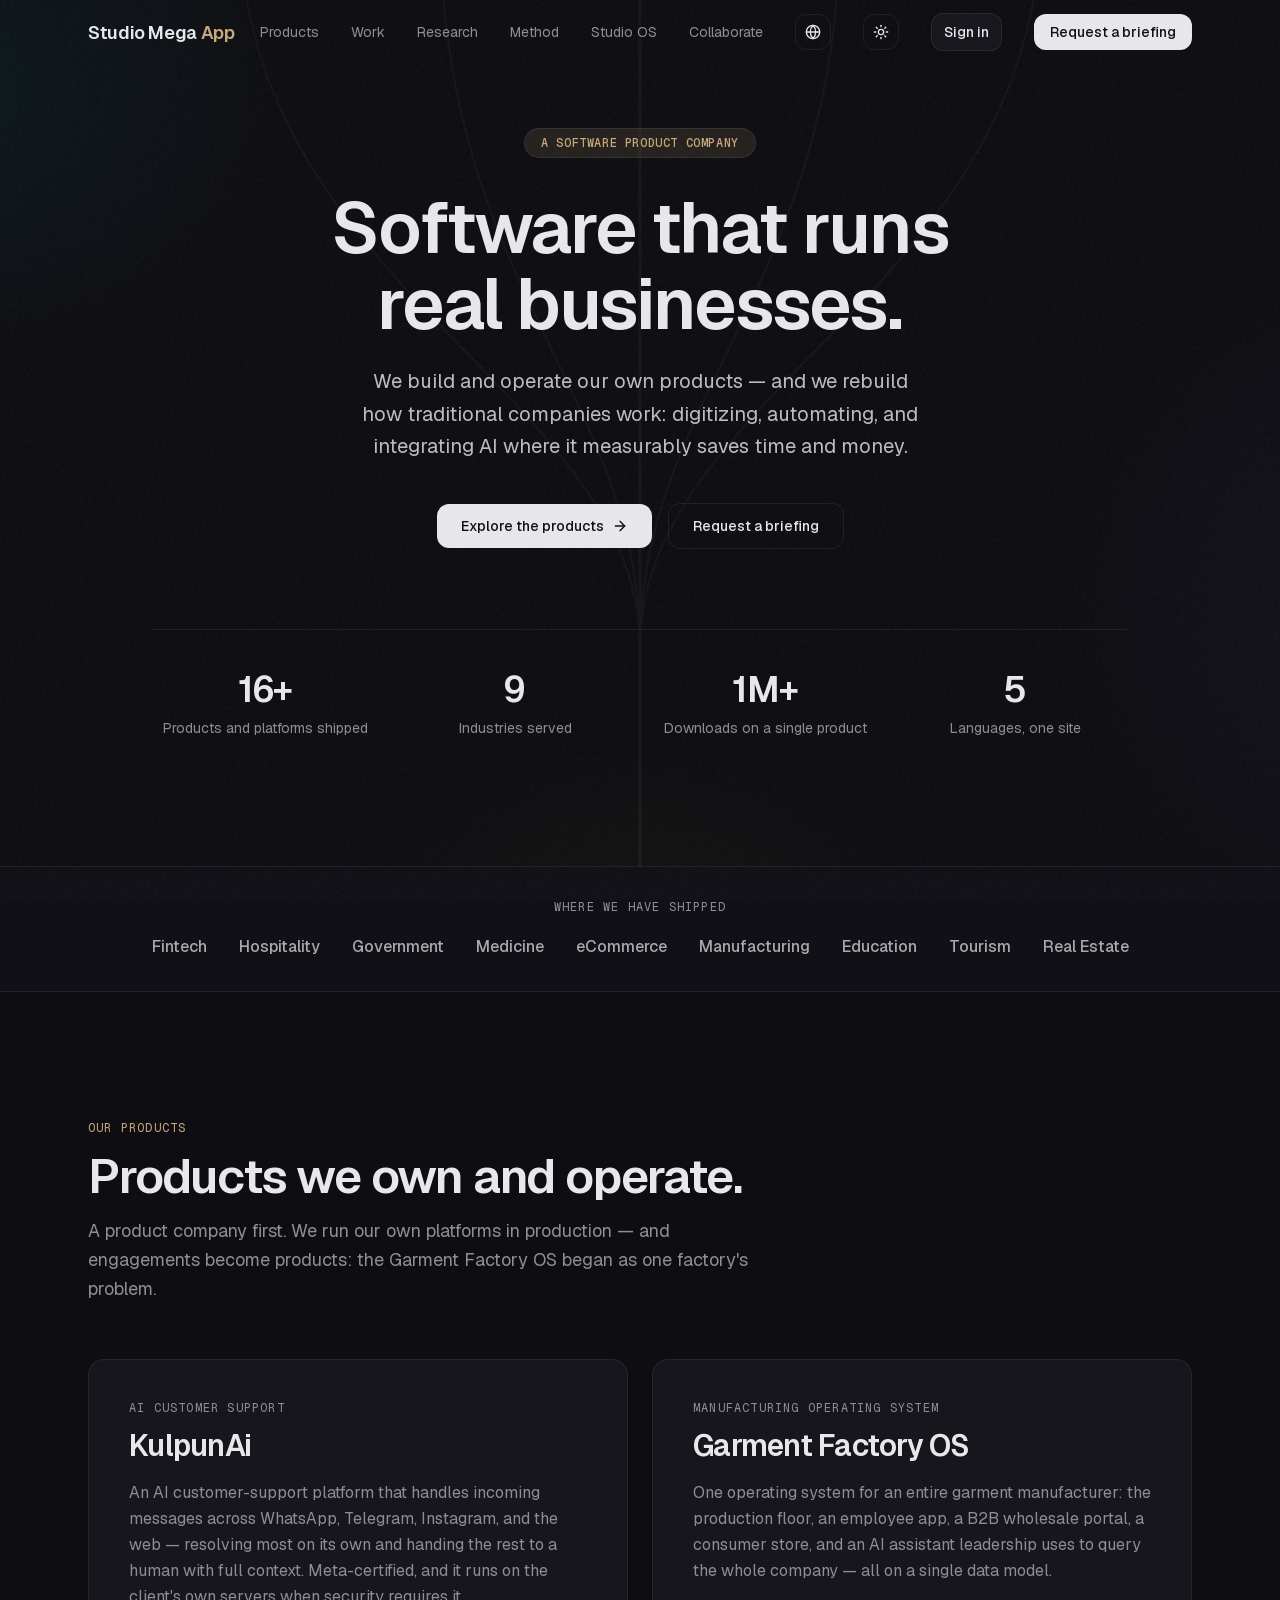
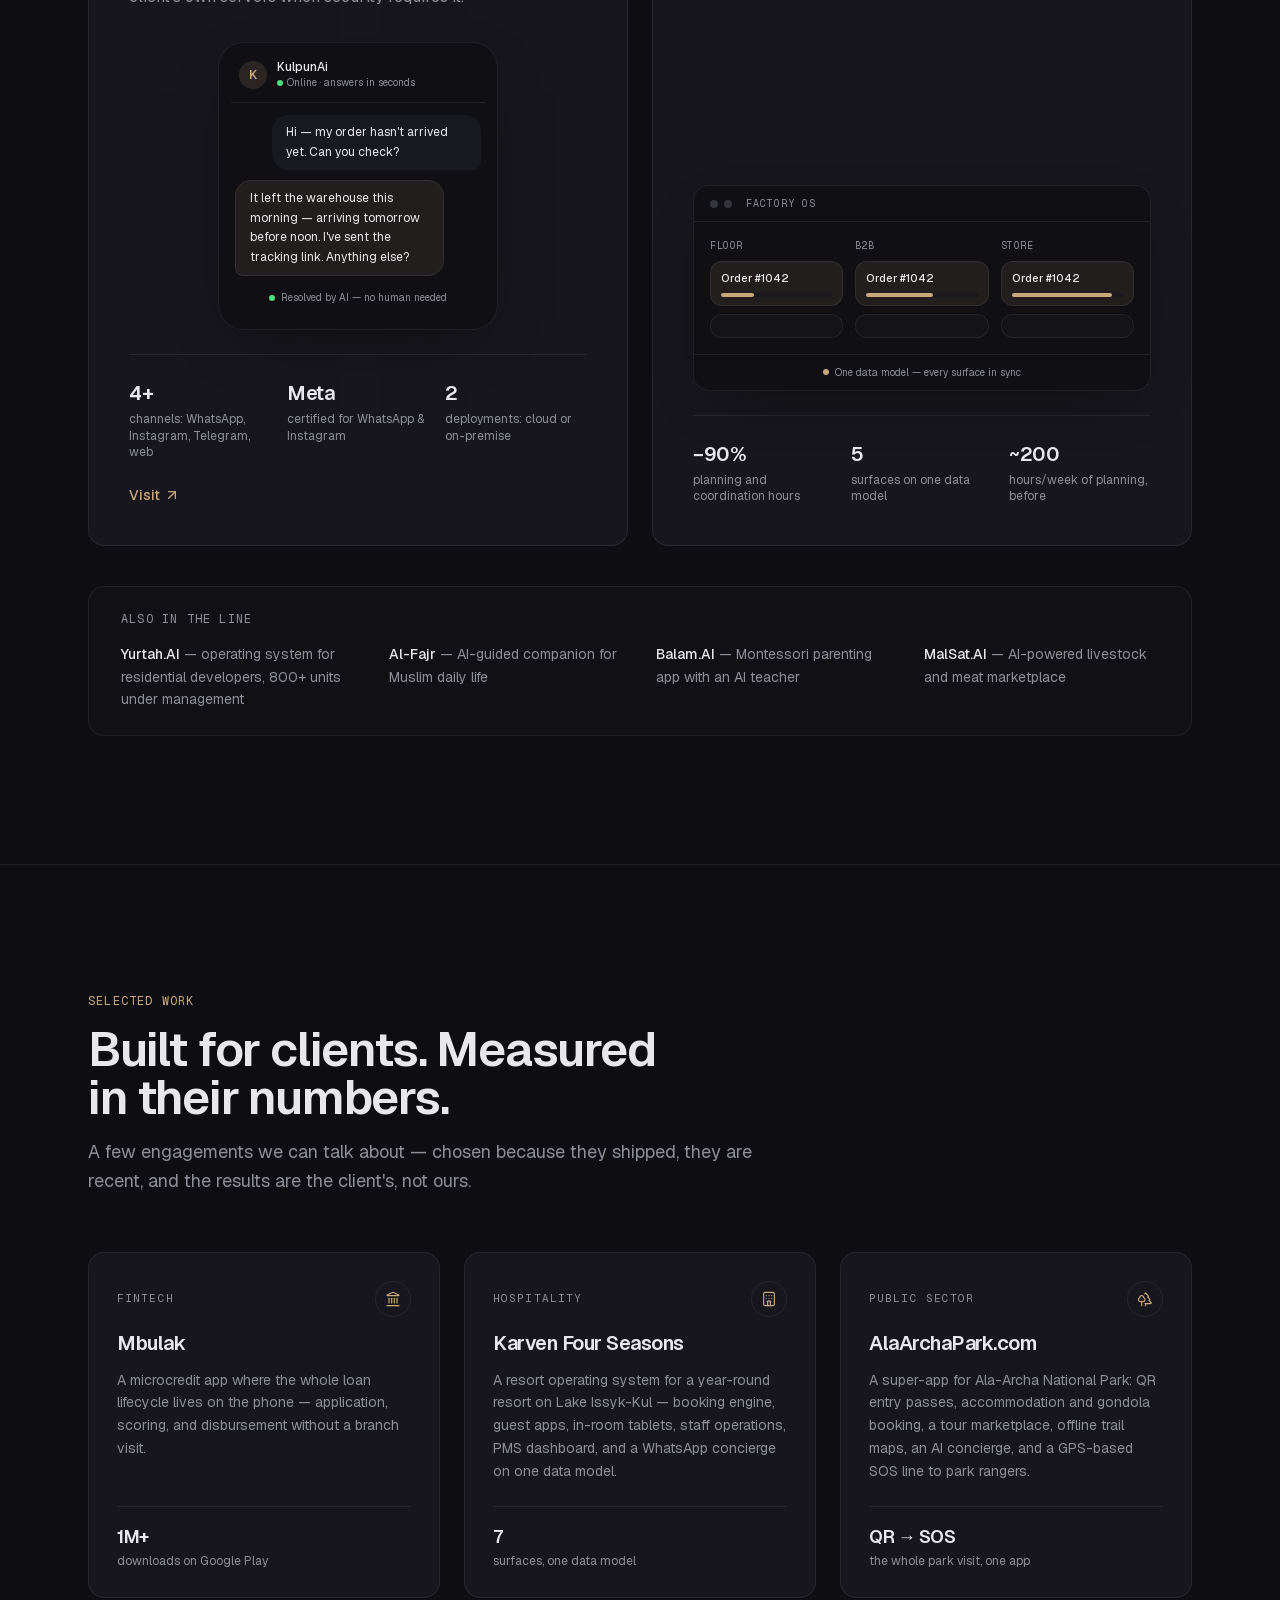
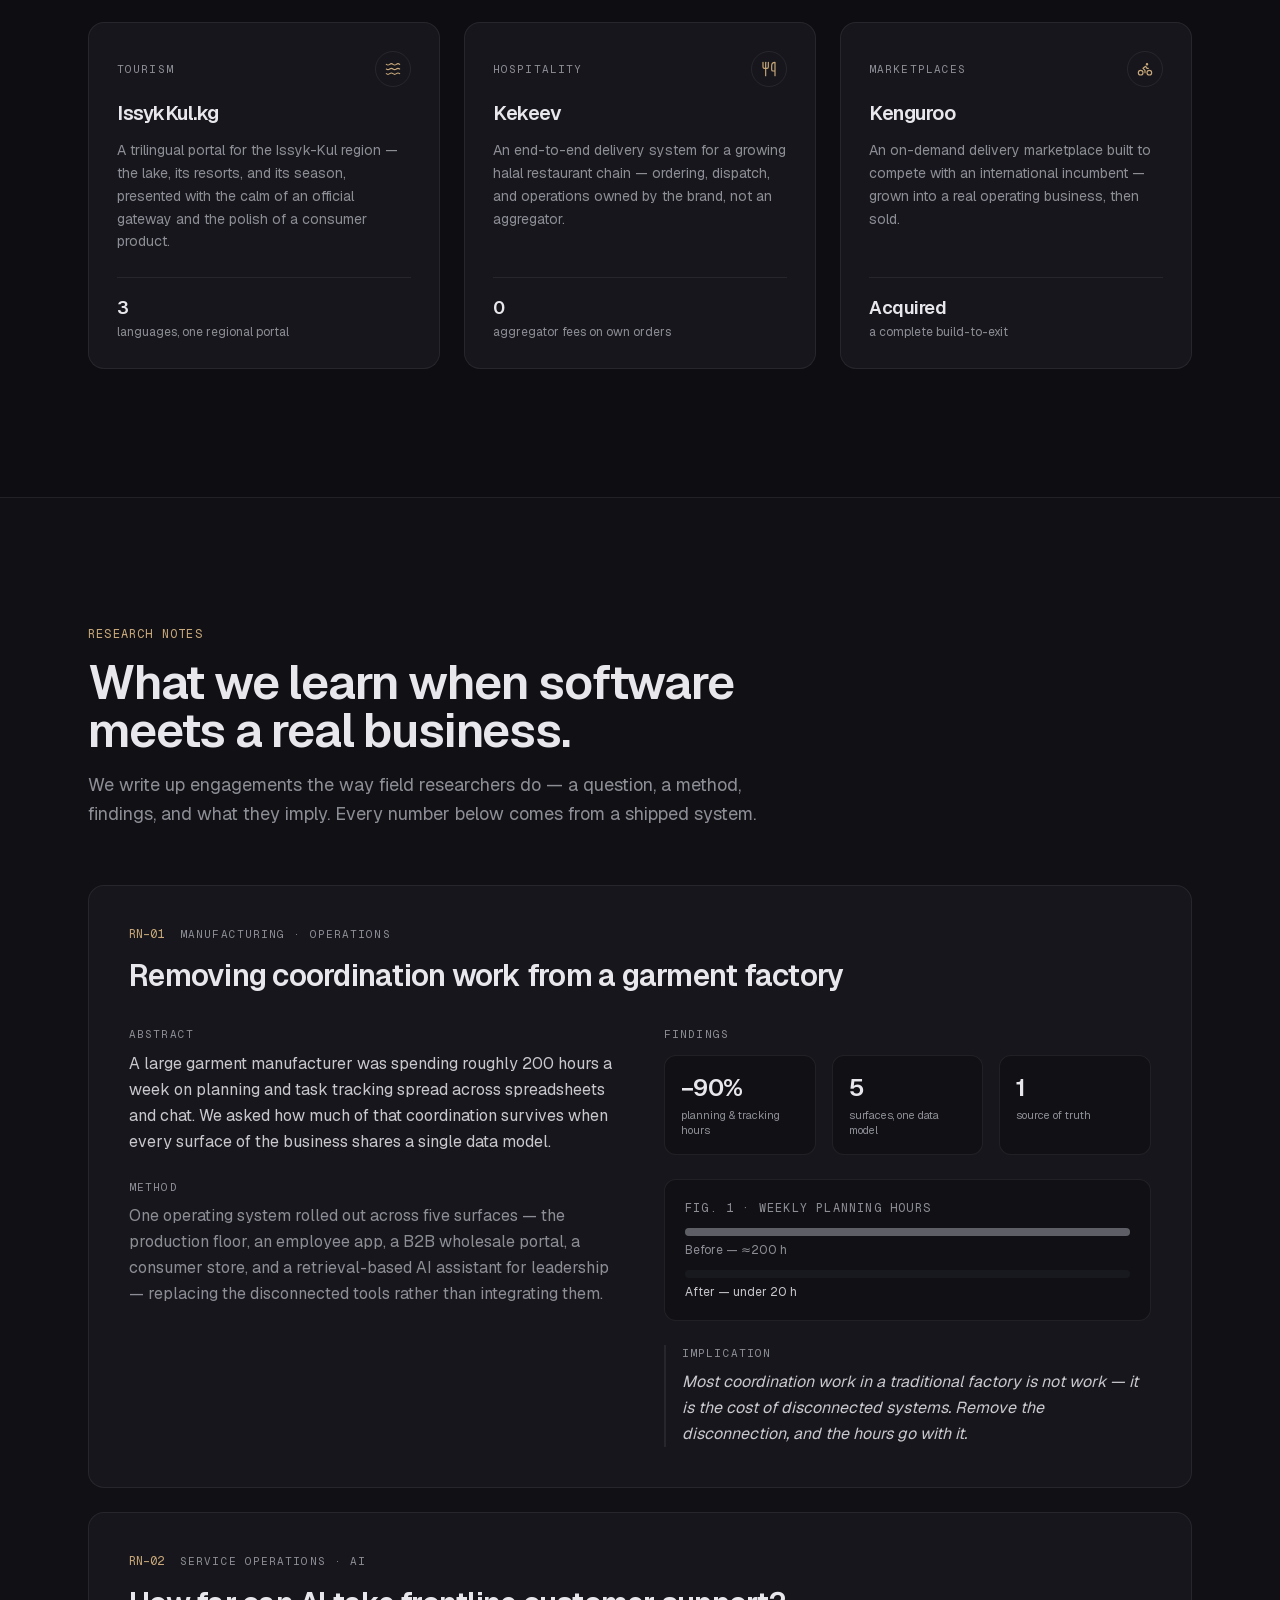
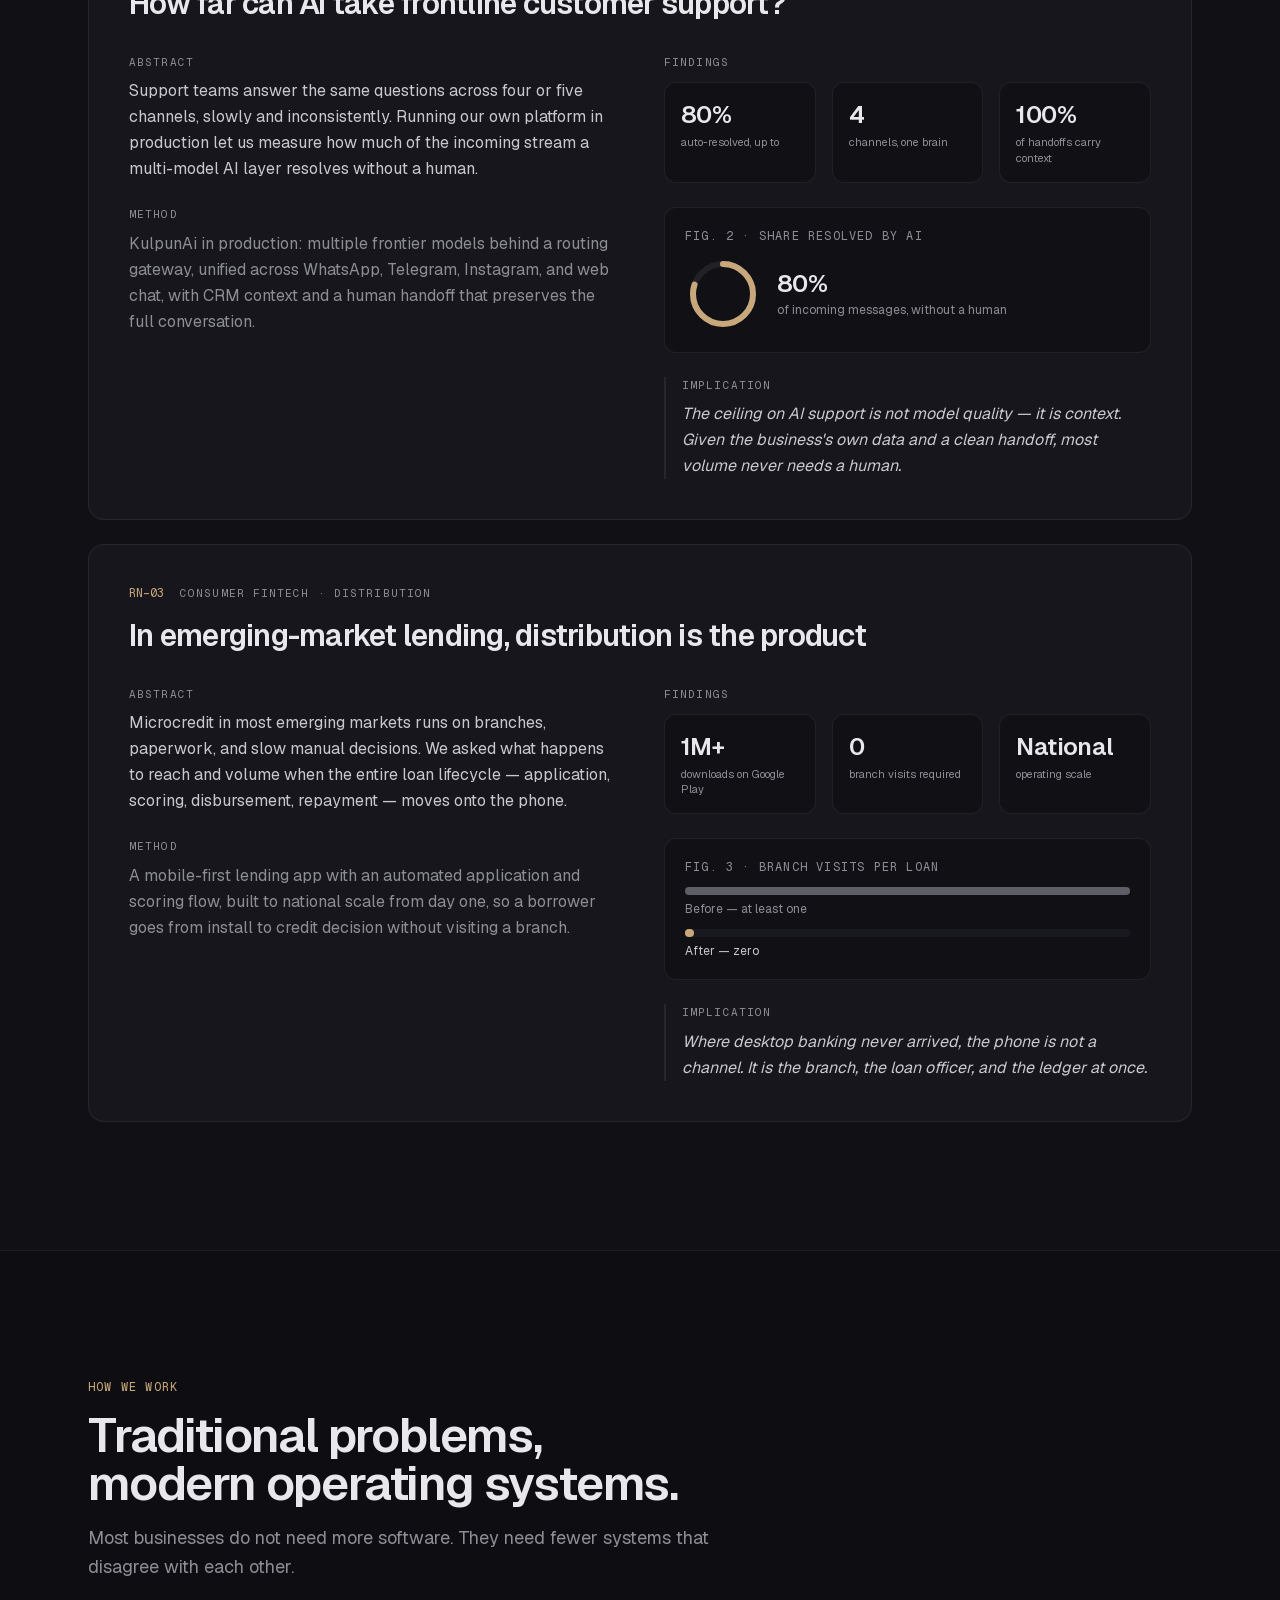
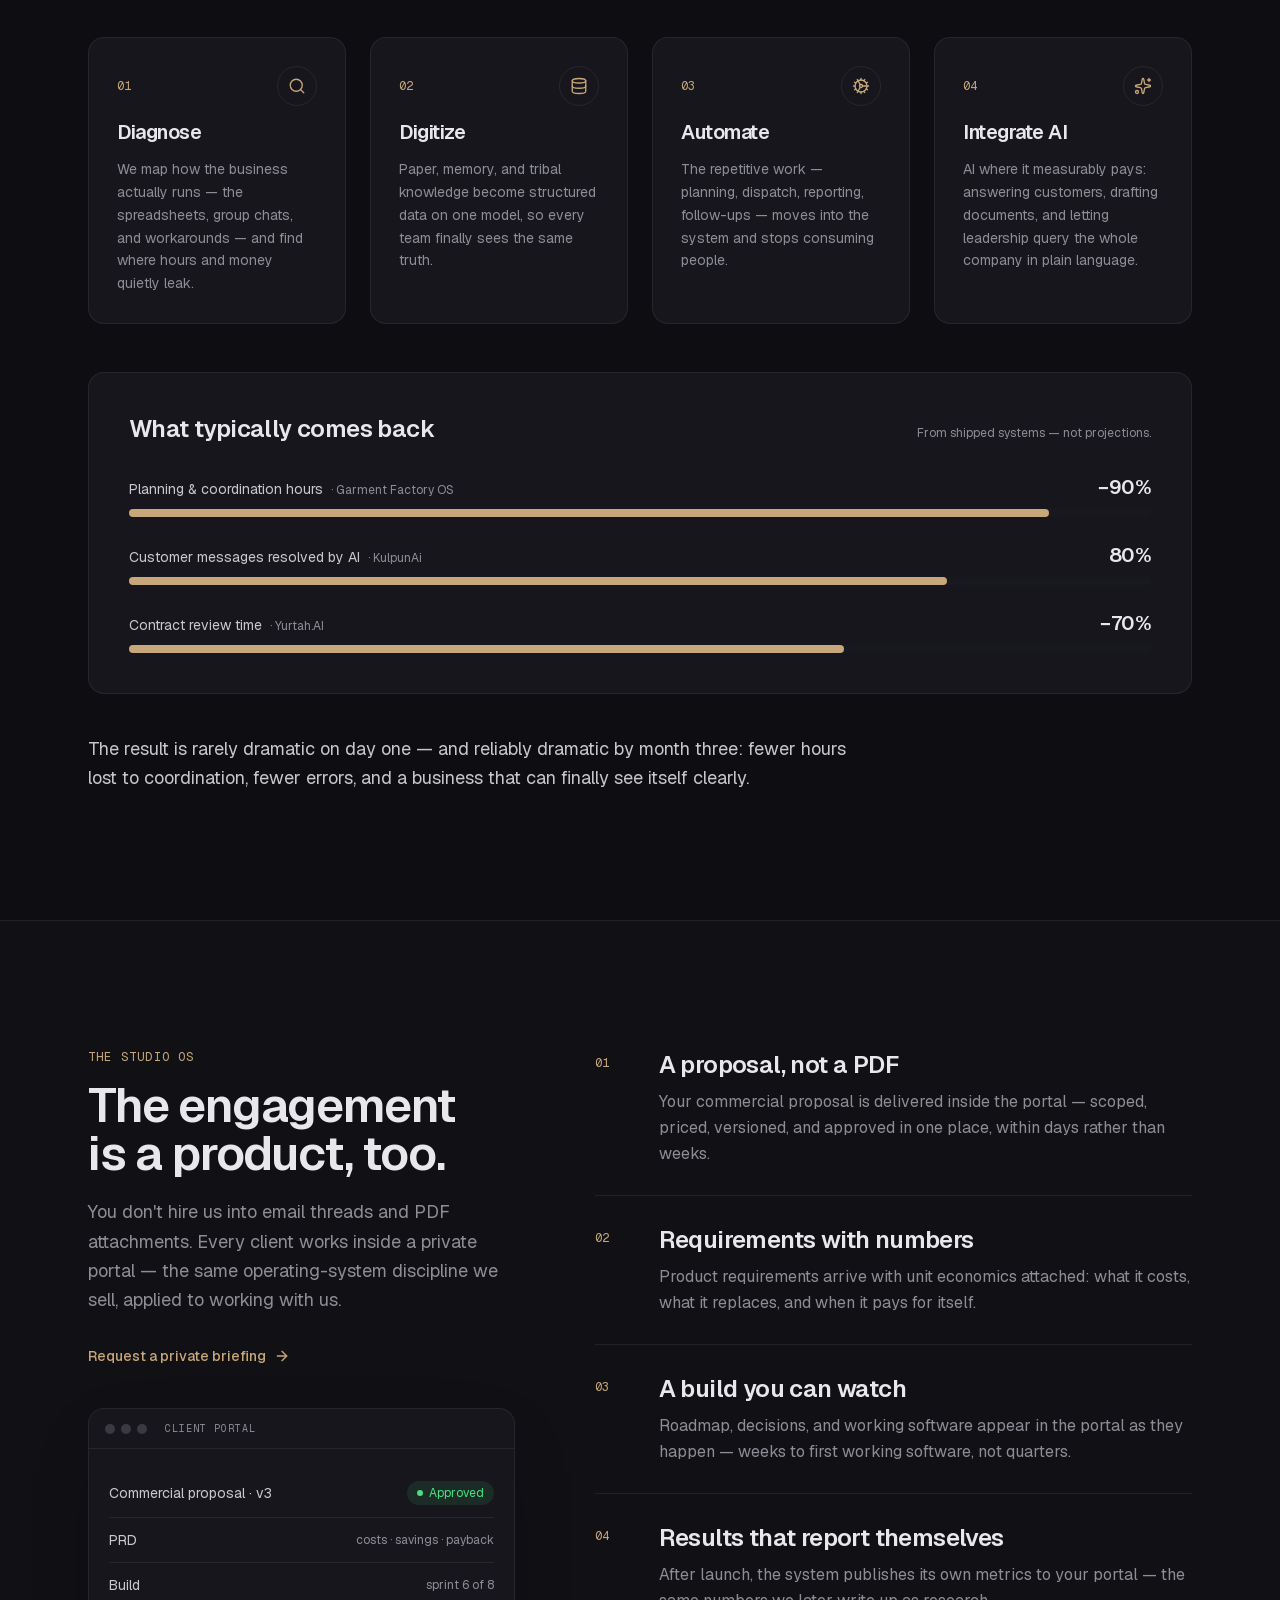
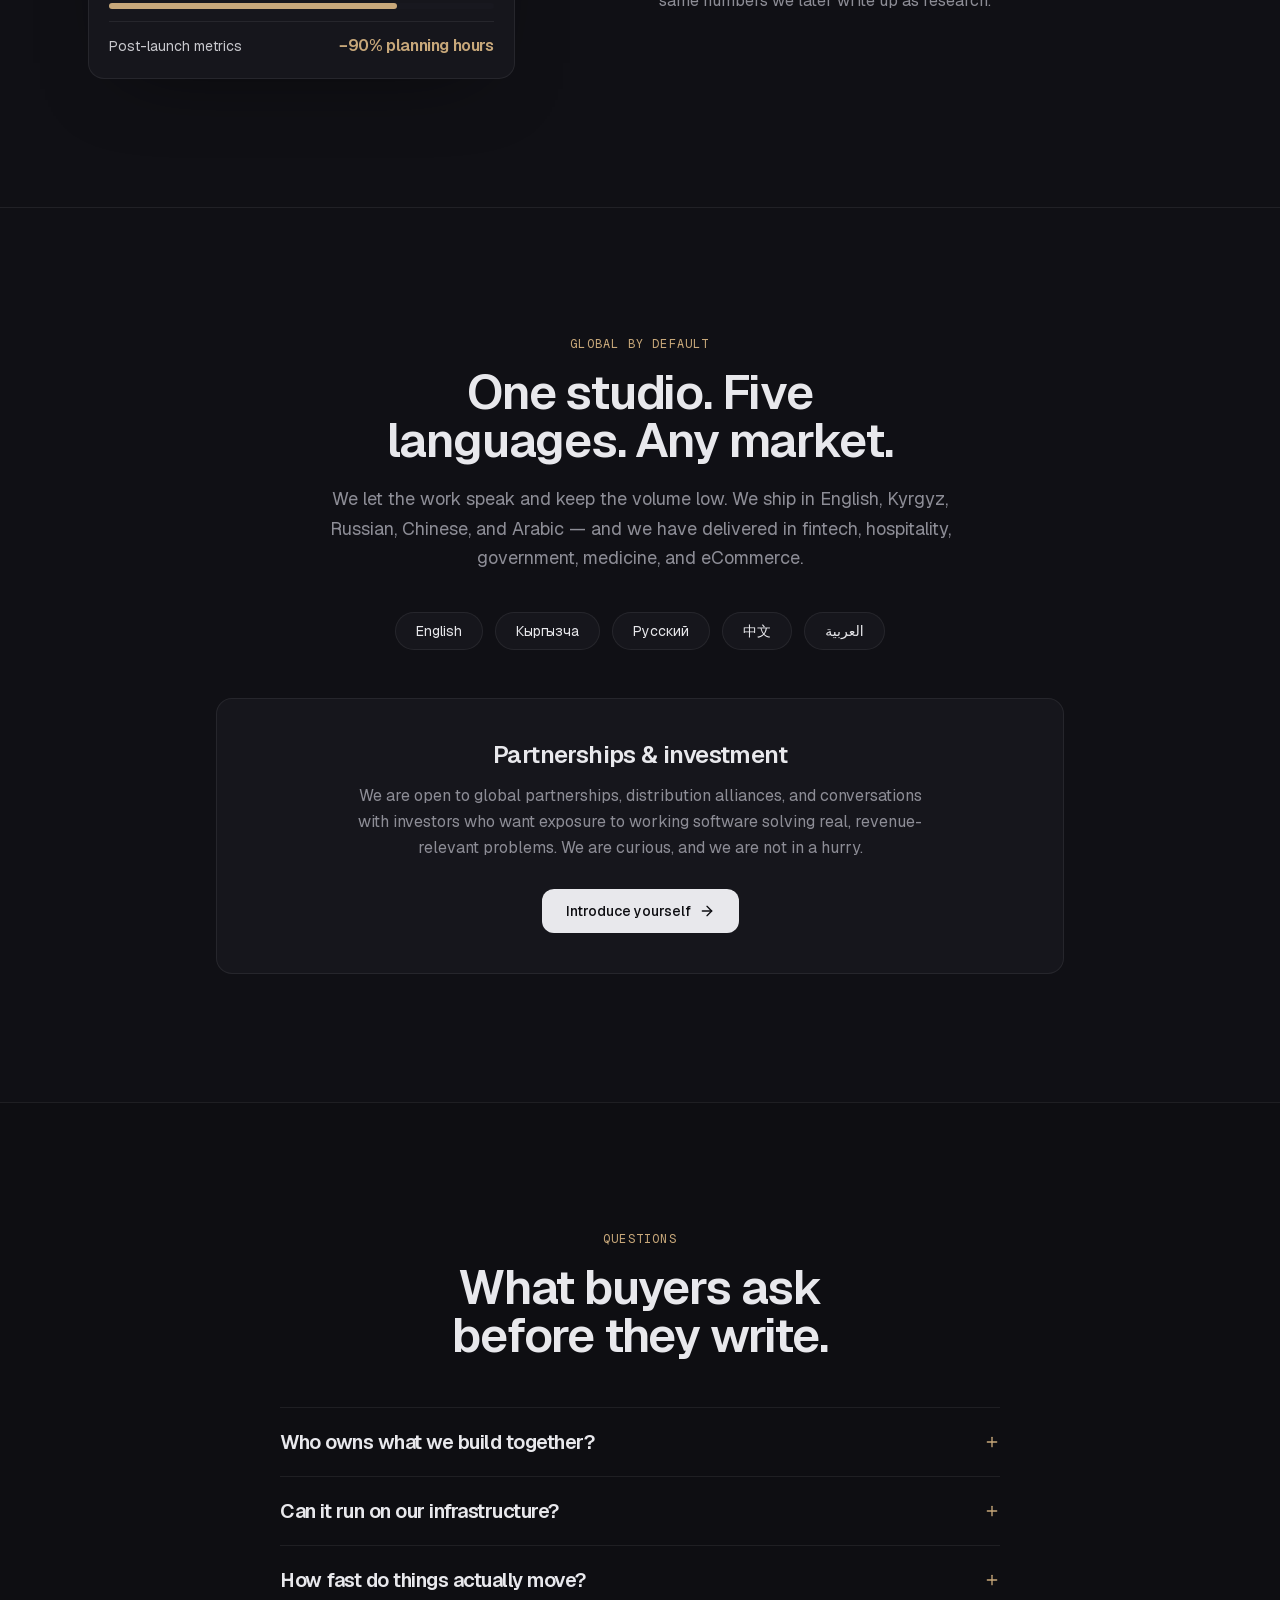
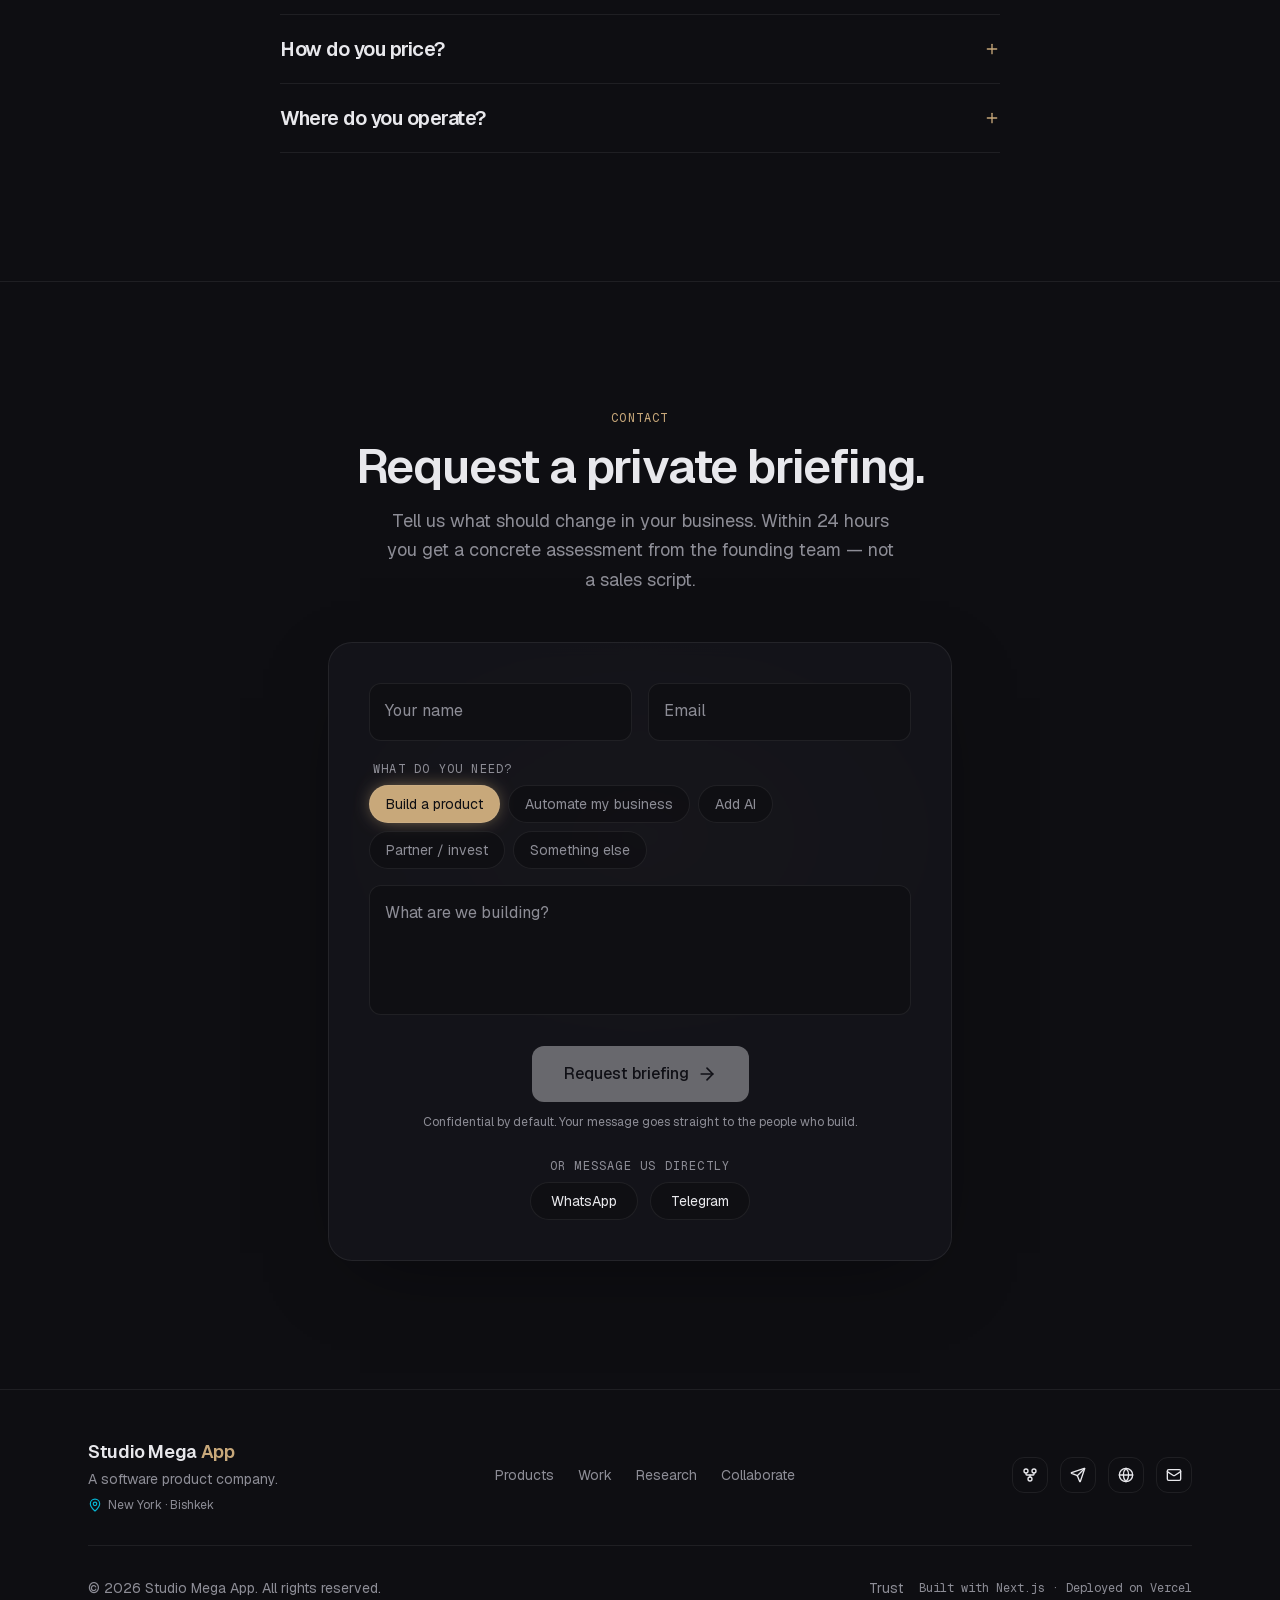
<file: index.html>
<!doctype html><html><head><meta charset="utf-8"><title>Studio Mega App</title><meta http-equiv="refresh" content="0;url=/en/"><script>location.replace("/en/")</script></head><body><a href="/en/">Studio Mega App</a></body></html>
</file>
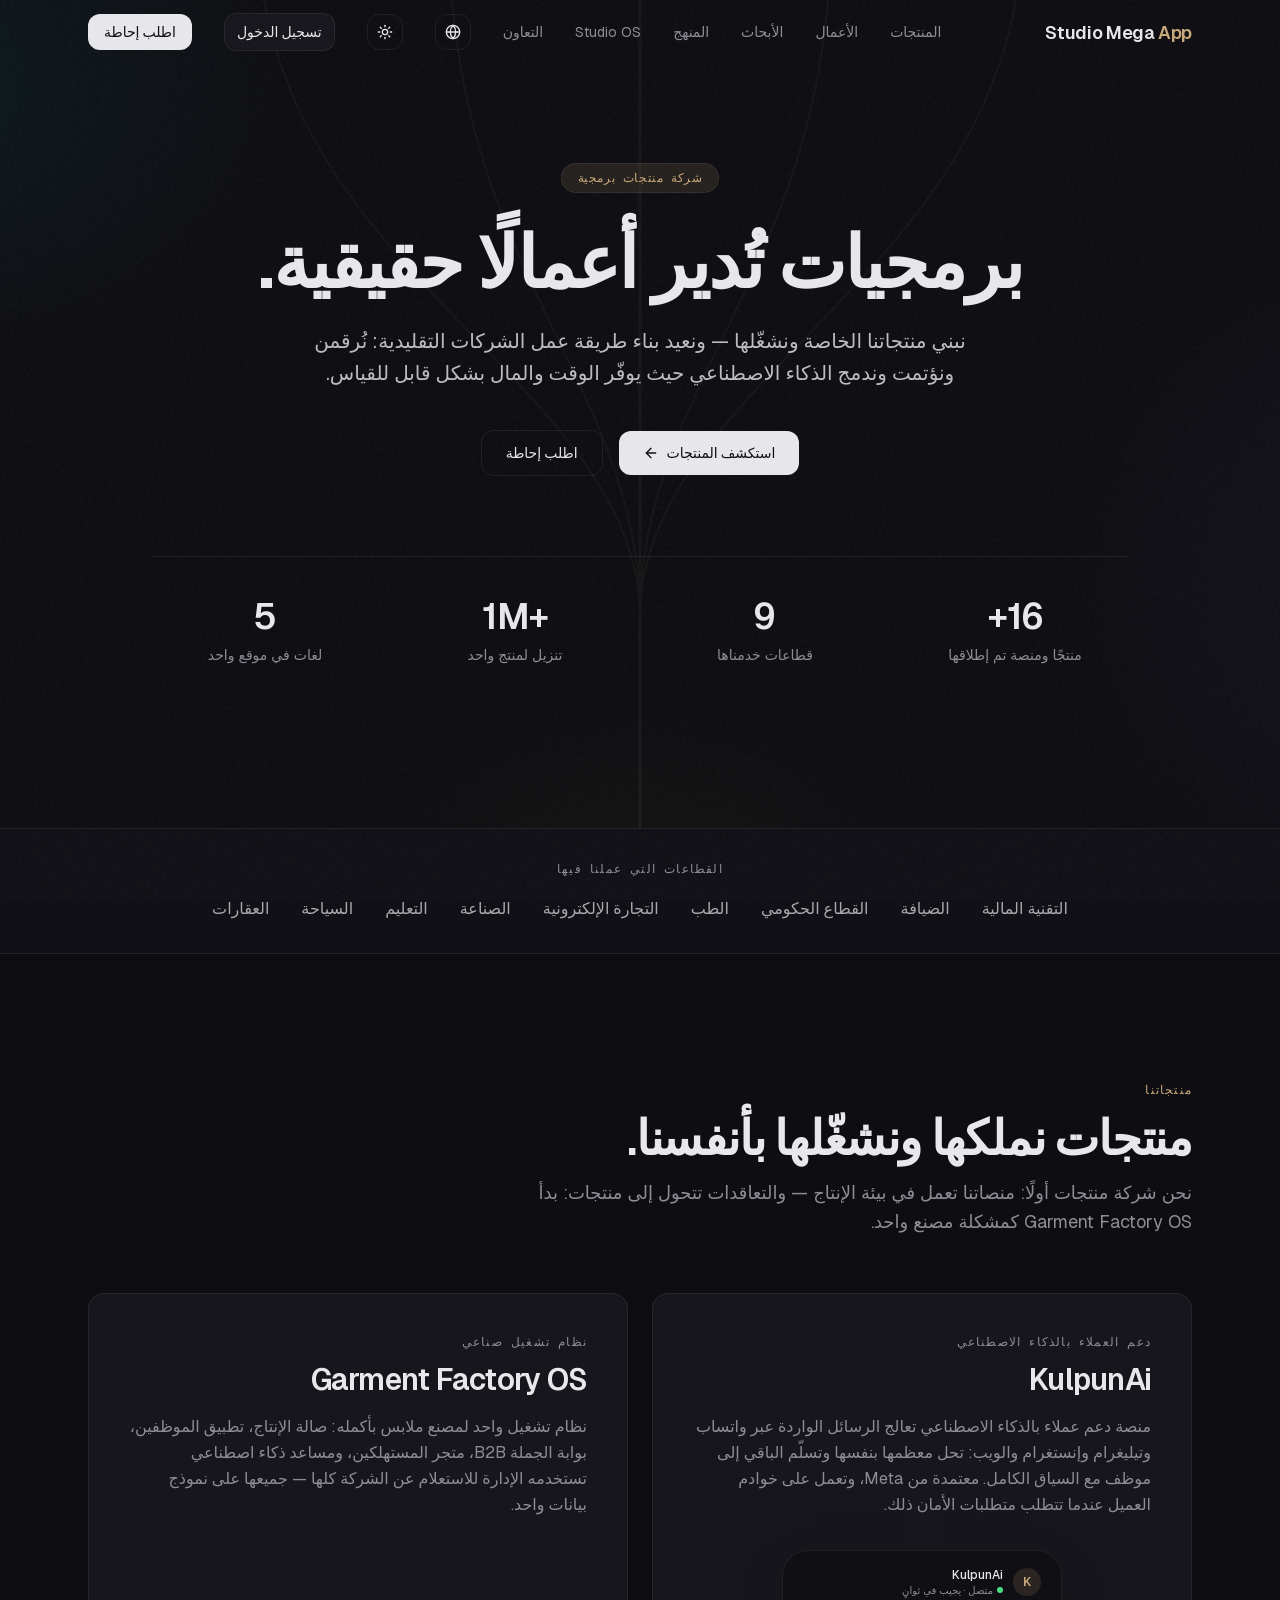
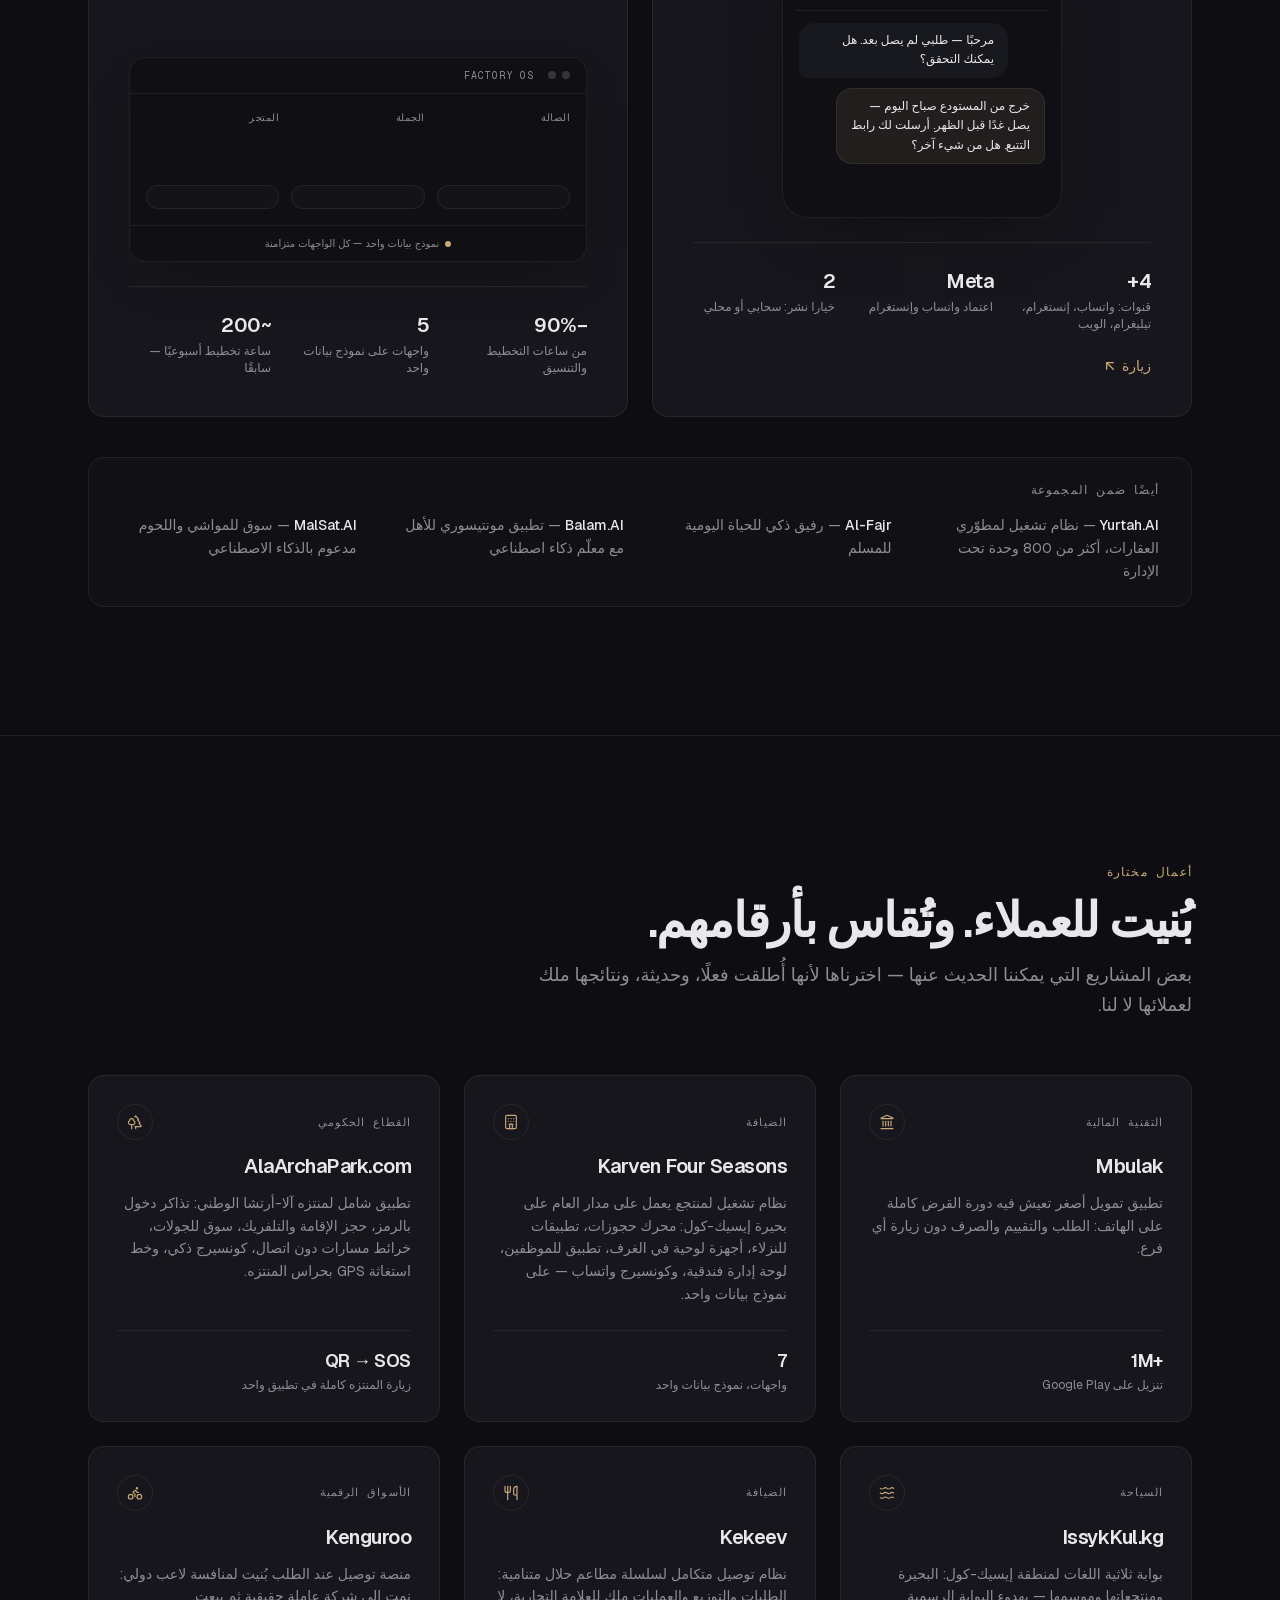
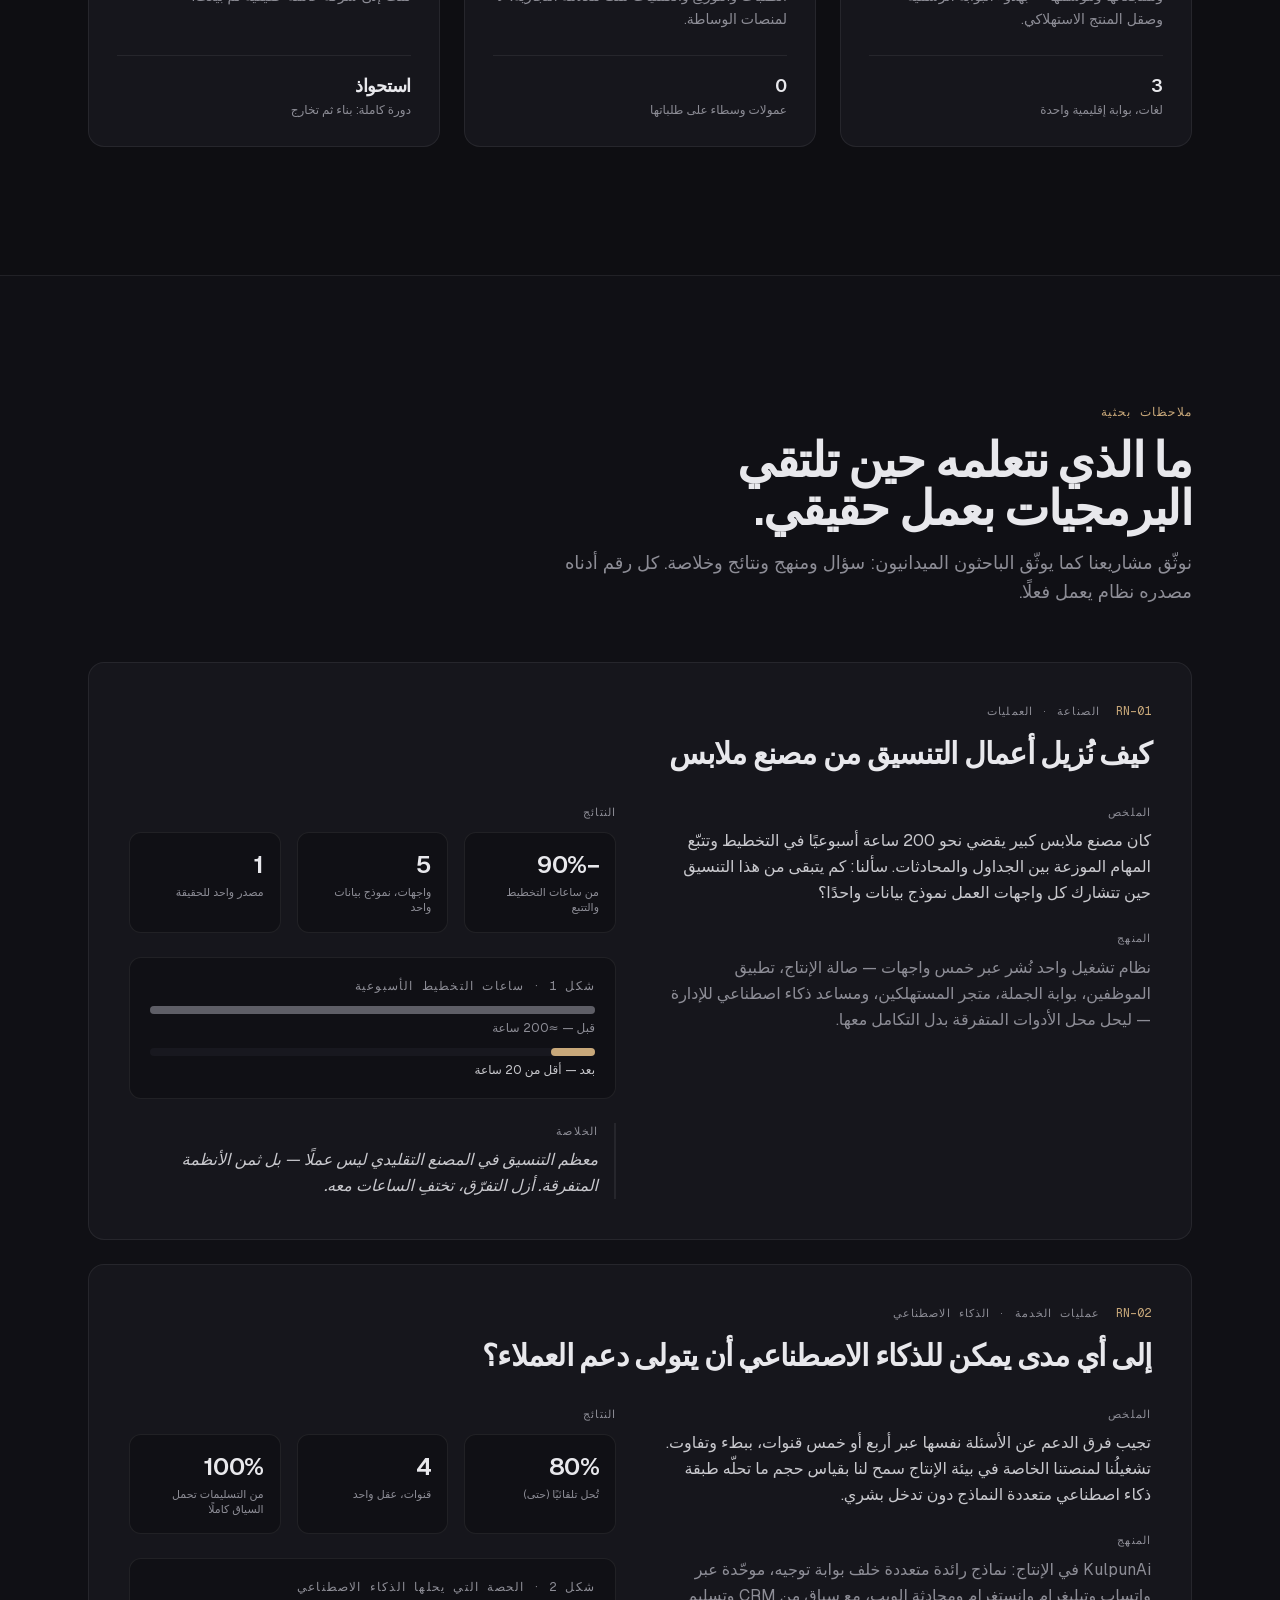
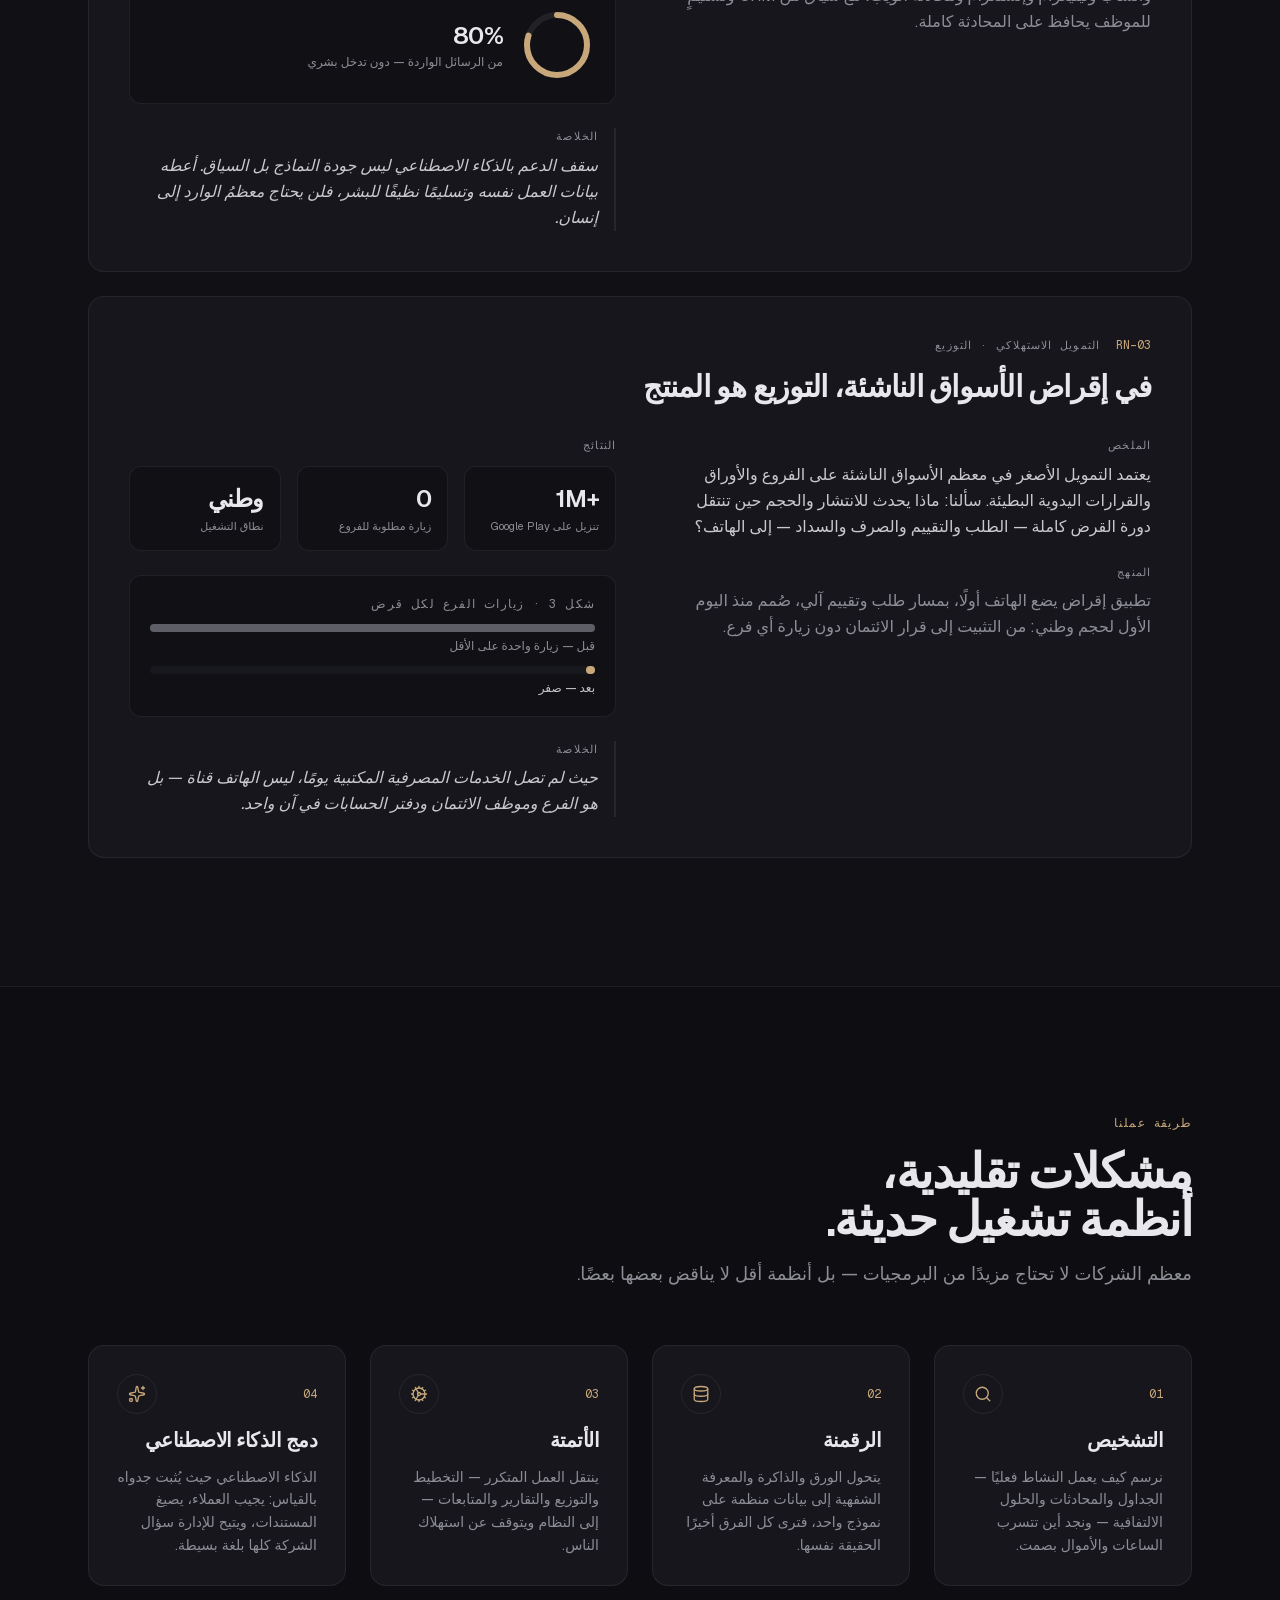
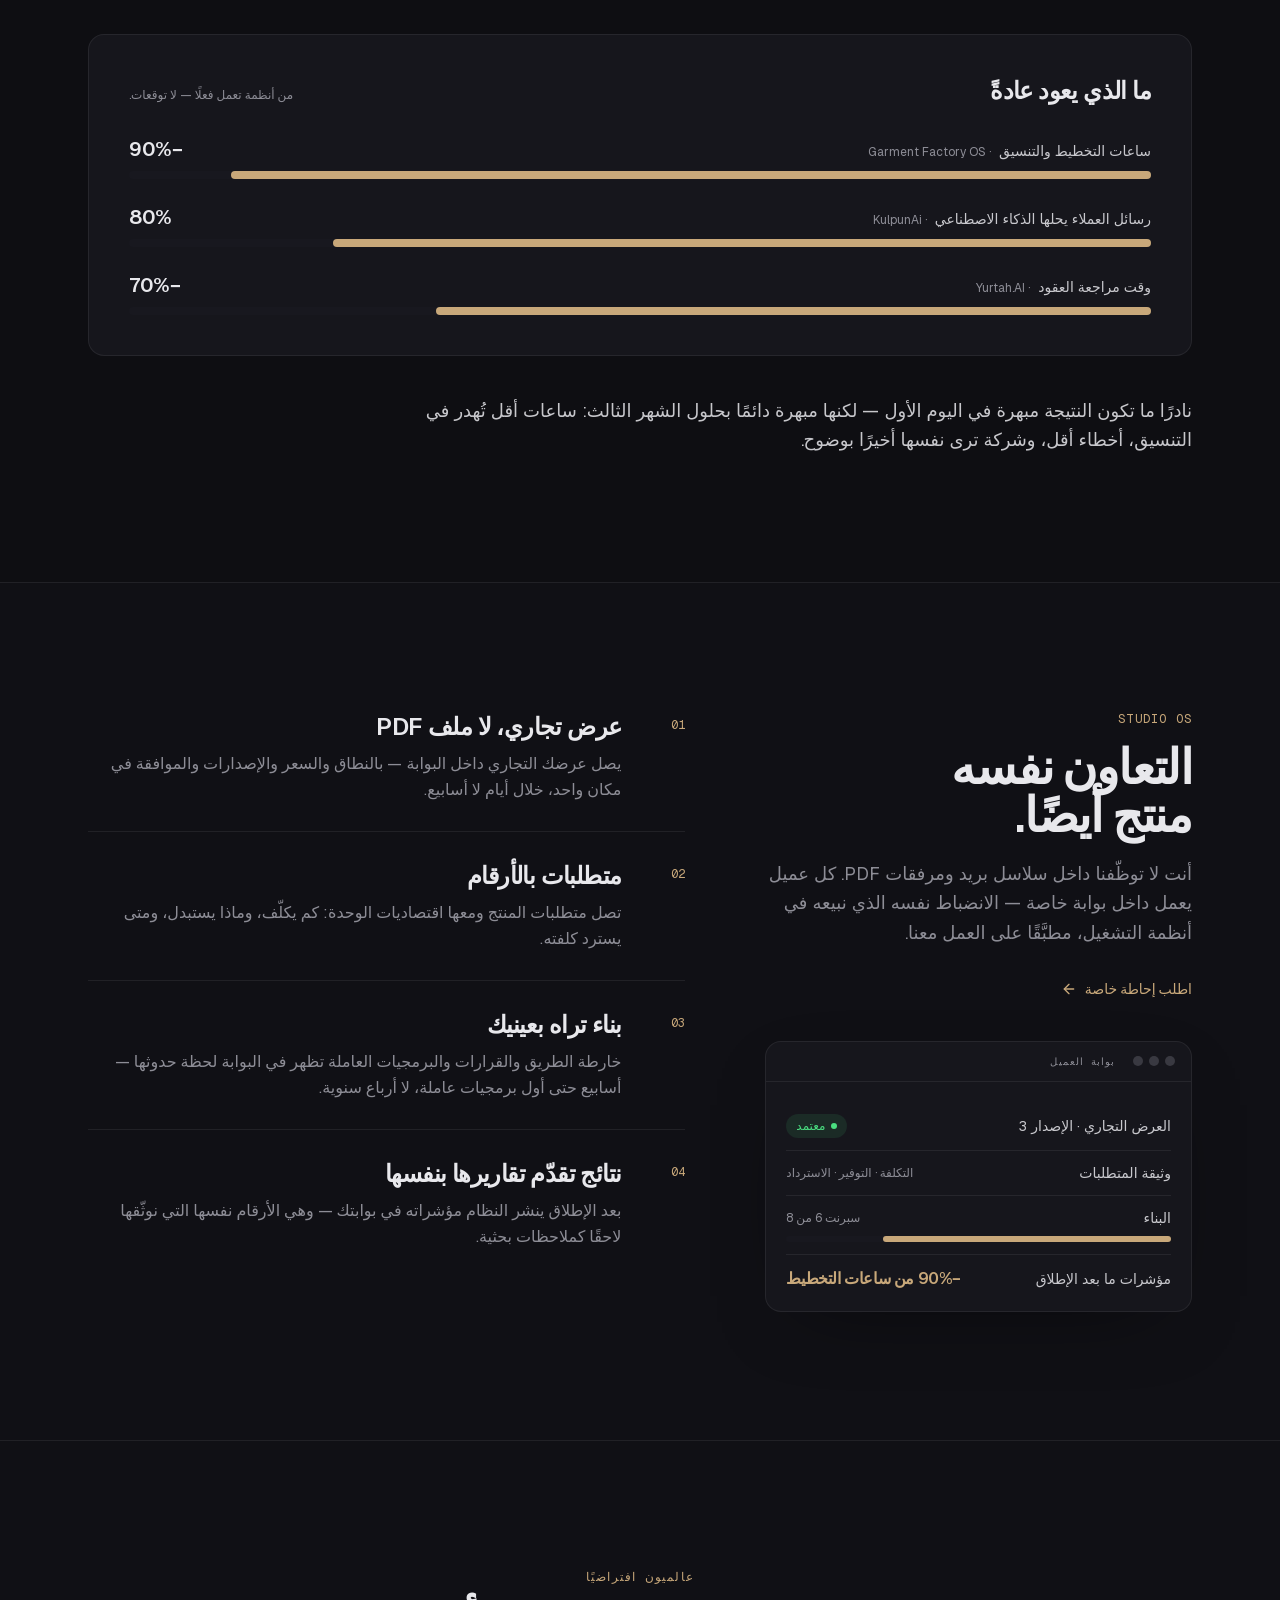
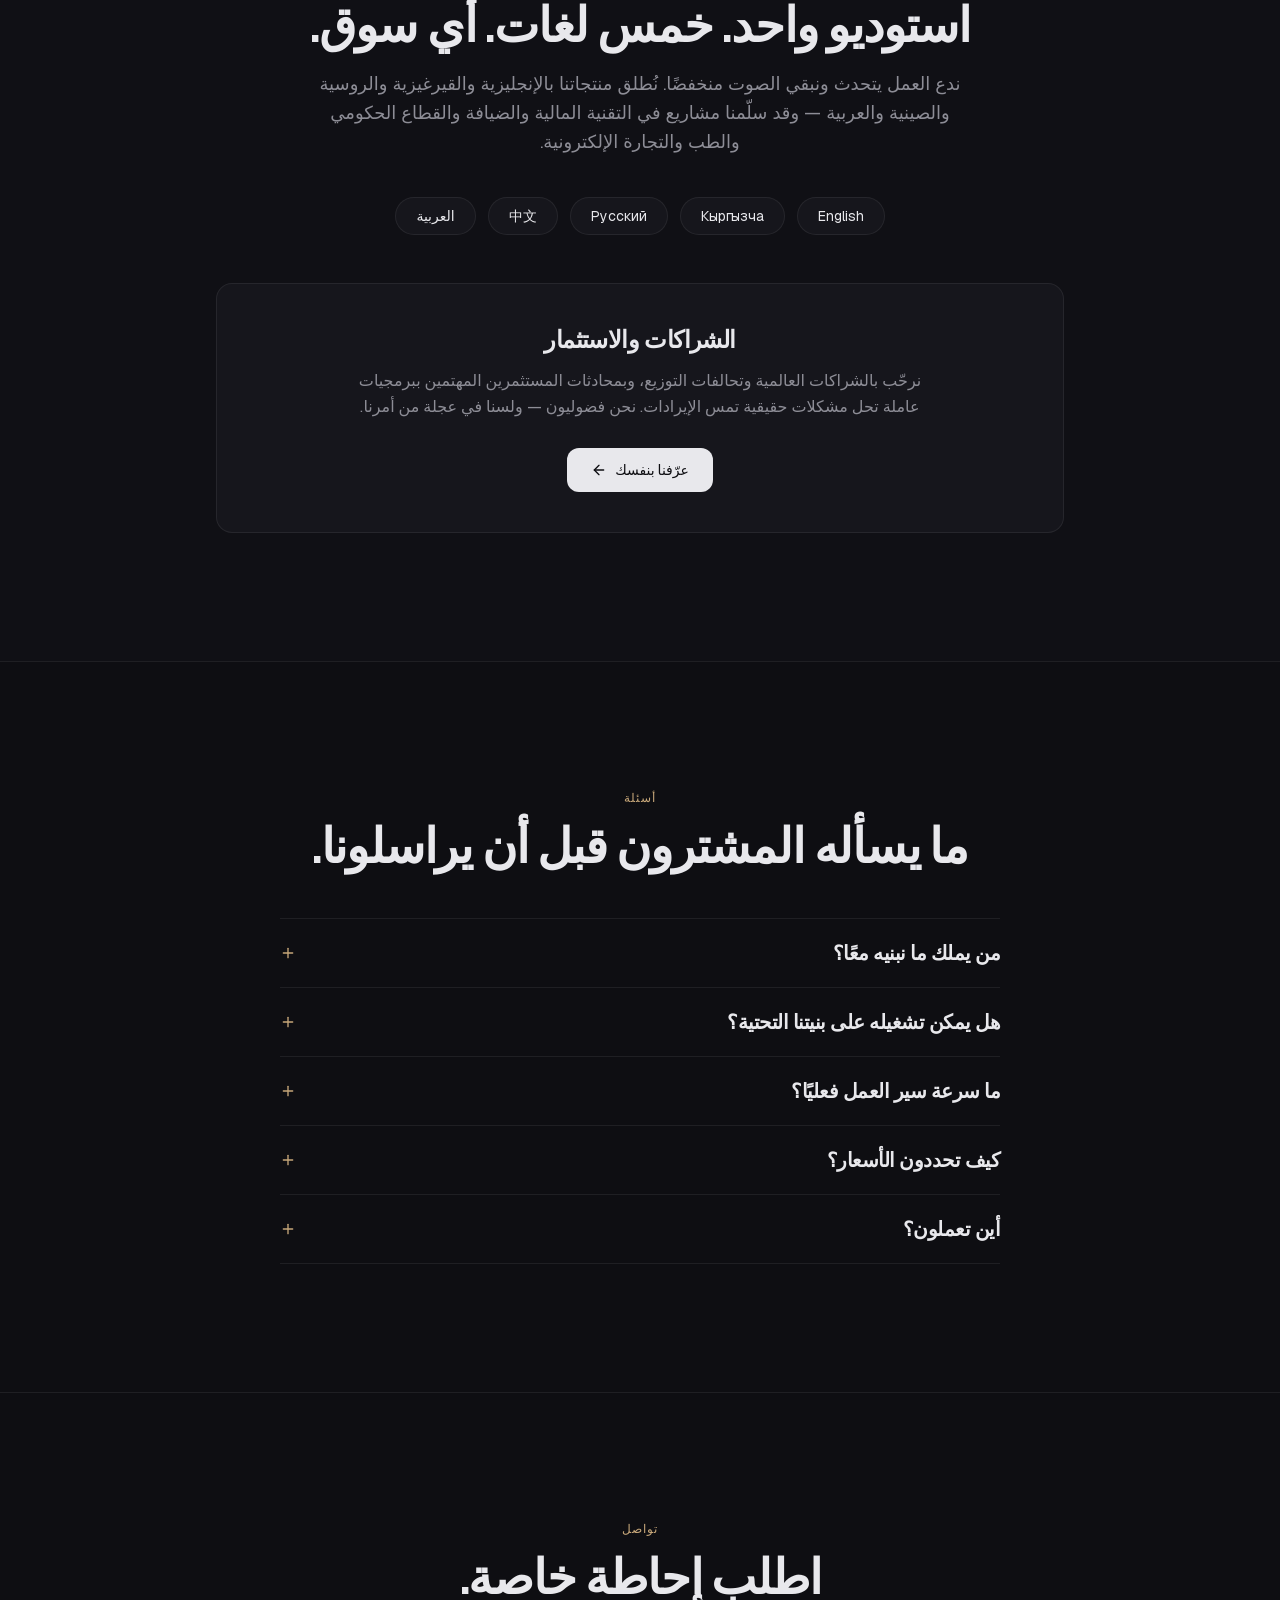
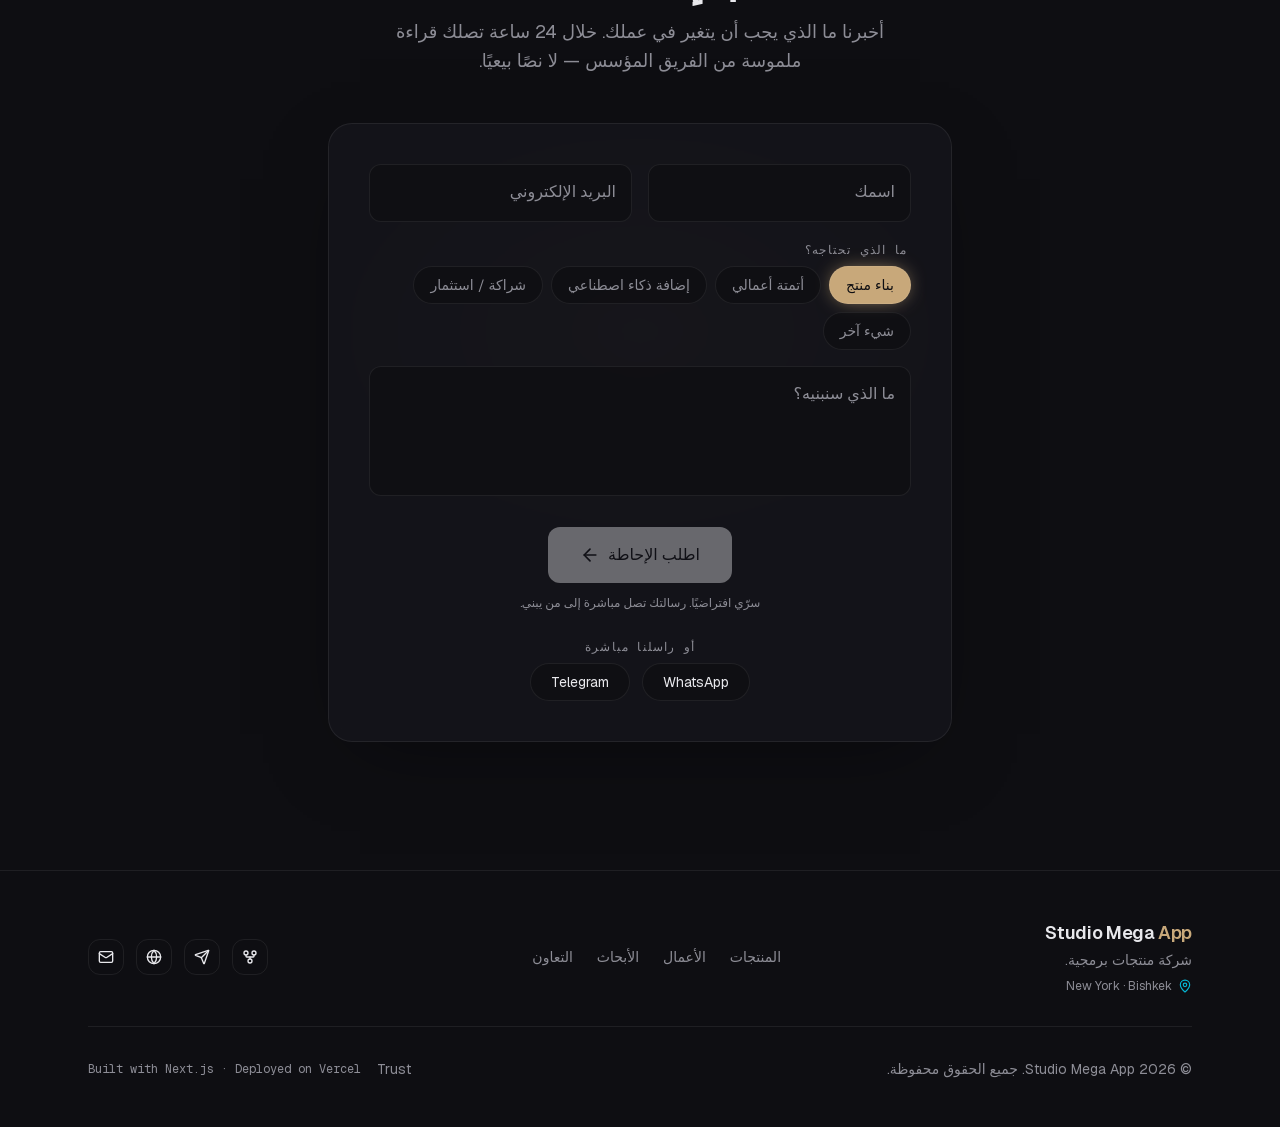
<file: ar/index.html>
<!DOCTYPE html><html lang="ar" dir="rtl" class="geist_e1c77e14-module__9VmjcW__variable geist_mono_6345a343-module__AiHuna__variable lora_10f9dab2-module__GYwaTW__variable h-full antialiased"><head><meta charSet="utf-8"/><meta name="viewport" content="width=device-width, initial-scale=1"/><link rel="preload" href="/_next/static/media/4fa387ec64143e14-s.p.0wkzw~je483f-.woff2" as="font" crossorigin="" type="font/woff2"/><link rel="preload" href="/_next/static/media/5e5dfa9e86f764b8-s.p.0o9~3wzuvo.a_.woff2" as="font" crossorigin="" type="font/woff2"/><link rel="preload" href="/_next/static/media/659720fbcac806cc-s.p.11sf0lfiq6c6p.woff2" as="font" crossorigin="" type="font/woff2"/><link rel="preload" href="/_next/static/media/71fbf9c08529c2a5-s.p.0s73vwibz65qg.woff2" as="font" crossorigin="" type="font/woff2"/><link rel="preload" href="/_next/static/media/797e433ab948586e-s.p.08e28id.o-okb.woff2" as="font" crossorigin="" type="font/woff2"/><link rel="preload" href="/_next/static/media/8a480f0b521d4e75-s.p.0jzbimsg8vl84.woff2" as="font" crossorigin="" type="font/woff2"/><link rel="preload" href="/_next/static/media/8c2eb9ceedecfc8e-s.p.0oeo8epbafgia.woff2" as="font" crossorigin="" type="font/woff2"/><link rel="preload" href="/_next/static/media/caa3a2e1cccd8315-s.p.09~u27dqhyhd6.woff2" as="font" crossorigin="" type="font/woff2"/><link rel="stylesheet" href="/_next/static/chunks/066tcoo3f~~na.css" data-precedence="next"/><link rel="stylesheet" href="/_next/static/chunks/0iqidqnw78vro.css" data-precedence="next"/><link rel="preload" as="script" fetchPriority="low" href="/_next/static/chunks/04_4irp13w-i3.js"/><script src="/_next/static/chunks/0bez-h9ml5vyg.js" async=""></script><script src="/_next/static/chunks/0xnqwa6d2t5md.js" async=""></script><script src="/_next/static/chunks/0ocuq__ahlhfw.js" async=""></script><script src="/_next/static/chunks/147waztulgip5.js" async=""></script><script src="/_next/static/chunks/turbopack-0utp4pz0fl~gm.js" async=""></script><script src="/_next/static/chunks/05c23t9ishq20.js" async=""></script><script src="/_next/static/chunks/034wfjuz0qajn.js" async=""></script><script src="/_next/static/chunks/09ukbqfoggvk2.js" async=""></script><script src="/_next/static/chunks/13dcgyqo1m1e3.js" async=""></script><script src="/_next/static/chunks/0dkbz3wiaq8b3.js" async=""></script><script src="/_next/static/chunks/16udjw3b5dzle.js" async=""></script><script src="/_next/static/chunks/0eddlec2bi.z7.js" async=""></script><script src="/_next/static/chunks/05r_1qjv088oh.js" async=""></script><script src="/_next/static/chunks/0~o~lifizh.n6.js" async=""></script><script src="/_next/static/chunks/11n60zcj-lmux.js" async=""></script><meta name="next-size-adjust" content=""/><title>Studio Mega App — شركة منتجات برمجية</title><meta name="description" content="Studio Mega App شركة منتجات برمجية. نبني منتجاتنا الخاصة — KulpunAi ونظام تشغيل مصانع الملابس — ونعيد بناء أعمال الشركات التقليدية بالبرمجيات والذكاء الاصطناعي: التقنية المالية، الضيافة، القطاع الحكومي، الطب، والتجارة الإلكترونية."/><meta name="author" content="Studio Mega App"/><meta name="keywords" content="شركة منتجات برمجية,دمج الذكاء الاصطناعي,أتمتة الأعمال,التحول الرقمي,نظام تشغيل للأعمال,دعم العملاء بالذكاء الاصطناعي,برمجيات مصانع الملابس,تطوير التقنية المالية,برمجيات الضيافة,المنصات الحكومية الرقمية,البرمجيات الطبية,منصات التجارة الإلكترونية,Studio Mega App"/><meta name="robots" content="index, follow"/><link rel="canonical" href="https://studiomega.app/ar"/><link rel="alternate" hrefLang="ky" href="https://studiomega.app/ky"/><link rel="alternate" hrefLang="ru" href="https://studiomega.app/ru"/><link rel="alternate" hrefLang="en" href="https://studiomega.app/en"/><link rel="alternate" hrefLang="zh" href="https://studiomega.app/zh"/><link rel="alternate" hrefLang="ar" href="https://studiomega.app/ar"/><link rel="alternate" hrefLang="x-default" href="https://studiomega.app/en"/><meta property="og:title" content="Studio Mega App — شركة منتجات برمجية"/><meta property="og:description" content="نبني منتجاتنا الخاصة ونعيد بناء طريقة عمل الشركات التقليدية: رقمنة وأتمتة ودمج للذكاء الاصطناعي حيث يوفّر الوقت والمال بشكل قابل للقياس."/><meta property="og:site_name" content="Studio Mega App"/><meta property="og:locale" content="ar_AE"/><meta property="og:image" content="https://studiomega.app/og.png"/><meta property="og:image:width" content="1200"/><meta property="og:image:height" content="630"/><meta property="og:type" content="website"/><meta name="twitter:card" content="summary_large_image"/><meta name="twitter:title" content="Studio Mega App — شركة منتجات برمجية"/><meta name="twitter:description" content="منتجات نملكها. أنظمة تشغيل للعملاء. ذكاء اصطناعي حيث يُثبت جدواه. English · Кыргызча · Русский · 中文 · العربية."/><meta name="twitter:image" content="https://studiomega.app/og.png"/><link rel="icon" href="/icon.svg?icon.05by4i9i37xe4.svg" sizes="any" type="image/svg+xml"/><link rel="apple-touch-icon" href="/apple-icon.png?apple-icon.0q9xyt2x3g4x3.png" sizes="180x180" type="image/png"/><script src="/_next/static/chunks/03~yq9q893hmn.js" noModule=""></script></head><body class="min-h-full flex flex-col"><div hidden=""><!--$--><!--/$--></div><script>((a,b,c,d,e,f,g,h)=>{let i=document.documentElement,j=["light","dark"];function k(b){var c;(Array.isArray(a)?a:[a]).forEach(a=>{let c="class"===a,d=c&&f?e.map(a=>f[a]||a):e;c?(i.classList.remove(...d),i.classList.add(f&&f[b]?f[b]:b)):i.setAttribute(a,b)}),c=b,h&&j.includes(c)&&(i.style.colorScheme=c)}if(d)k(d);else try{let a=localStorage.getItem(b)||c,d=g&&"system"===a?window.matchMedia("(prefers-color-scheme: dark)").matches?"dark":"light":a;k(d)}catch(a){}})("class","theme","dark",null,["light","dark"],null,false,true)</script><script type="application/ld+json">[{"@context":"https://schema.org","@type":"Organization","name":"Studio Mega App","url":"https://studiomega.app","logo":"https://studiomega.app/icon.svg","description":"A software product company. Own products, client operating systems, and AI integration for fintech, hospitality, government, medicine, and eCommerce.","address":{"@type":"PostalAddress","streetAddress":"133 East 27th Street, Suite 2B","addressLocality":"New York","addressRegion":"NY","postalCode":"10016","addressCountry":"US"},"knowsLanguage":["en","ky","ru","zh","ar"]},{"@context":"https://schema.org","@type":"FAQPage","mainEntity":[{"@type":"Question","name":"من يملك ما نبنيه معًا؟","acceptedAnswer":{"@type":"Answer","text":"أنت. تُسلَّم أنظمة العملاء مع كامل الشيفرة المصدرية والملكية — لا احتجاز ولا عدّاد تراخيص. منتجاتنا الخاصة (KulpunAi وGarment Factory OS) تبقى لنا؛ وكل ما يُبنى لك فهو لك."}},{"@type":"Question","name":"هل يمكن تشغيله على بنيتنا التحتية؟","acceptedAnswer":{"@type":"Answer","text":"نعم. حين يتطلب الأمن أو التنظيم ذلك، تُنشر الأنظمة على خوادمك — KulpunAi يعمل محليًا لدى عملاء ذوي متطلبات أمنية عالية، ومعتمد من Meta لواتساب وإنستغرام."}},{"@type":"Question","name":"ما سرعة سير العمل فعليًا؟","acceptedAnswer":{"@type":"Answer","text":"نرد خلال 24 ساعة. يصل عرض تجاري محدد النطاق والسعر إلى بوابتك خلال أيام لا أسابيع — وترى برمجيات عاملة خلال أسابيع لا أرباع سنوية."}},{"@type":"Question","name":"كيف تحددون الأسعار؟","acceptedAnswer":{"@type":"Answer","text":"عروض محددة النطاق ومعها اقتصاديات الوحدة: كم يكلّف، وماذا يستبدل، ومتى يسترد كلفته. وللمشاريع المناسبة ندرس أيضًا شراكات بالأسهم."}},{"@type":"Question","name":"أين تعملون؟","acceptedAnswer":{"@type":"Answer","text":"عالميًا، عن بُعد أولًا، بخمس لغات — الإنجليزية والقيرغيزية والروسية والصينية والعربية — مع حضور في نيويورك وبيشكيك. سلّمنا مشاريع في التقنية المالية والضيافة والقطاع الحكومي والطب والتجارة الإلكترونية."}}]}]</script><header class="fixed top-0 left-0 right-0 z-40 transition-all duration-300 bg-transparent"><nav class="max-w-6xl mx-auto px-4 sm:px-6 h-16 flex items-center justify-between"><a href="#" class="wordmark hover:text-accent transition-colors">Studio Mega <span class="text-accent">App</span></a><div class="hidden md:flex items-center gap-8"><a href="#products" class="text-sm text-muted-foreground hover:text-foreground transition-colors">المنتجات</a><a href="#work" class="text-sm text-muted-foreground hover:text-foreground transition-colors">الأعمال</a><a href="#research" class="text-sm text-muted-foreground hover:text-foreground transition-colors">الأبحاث</a><a href="#method" class="text-sm text-muted-foreground hover:text-foreground transition-colors">المنهج</a><a href="#os" class="text-sm text-muted-foreground hover:text-foreground transition-colors">Studio OS</a><a href="#contact" class="text-sm text-muted-foreground hover:text-foreground transition-colors">التعاون</a><div class="relative"><button class="w-9 h-9 flex items-center justify-center rounded-lg border border-border hover:bg-muted transition-colors disabled:opacity-50" aria-label="اختر اللغة"><svg xmlns="http://www.w3.org/2000/svg" width="24" height="24" viewBox="0 0 24 24" fill="none" stroke="currentColor" stroke-width="2" stroke-linecap="round" stroke-linejoin="round" class="lucide lucide-globe w-4 h-4" aria-hidden="true"><circle cx="12" cy="12" r="10"></circle><path d="M12 2a14.5 14.5 0 0 0 0 20 14.5 14.5 0 0 0 0-20"></path><path d="M2 12h20"></path></svg></button></div><div class="w-9 h-9"></div><a href="/en/portal" class="inline-flex items-center gap-1.5 rounded-lg border border-border bg-card px-3 py-2 text-sm font-medium text-foreground hover:border-accent/50 hover:text-accent transition-colors">تسجيل الدخول</a><a href="#contact" class="px-4 py-2 text-sm font-medium bg-foreground text-background rounded-lg hover:opacity-85 transition-opacity">اطلب إحاطة</a></div><div class="flex md:hidden items-center gap-3"><div class="relative"><button class="w-9 h-9 flex items-center justify-center rounded-lg border border-border hover:bg-muted transition-colors disabled:opacity-50" aria-label="اختر اللغة"><svg xmlns="http://www.w3.org/2000/svg" width="24" height="24" viewBox="0 0 24 24" fill="none" stroke="currentColor" stroke-width="2" stroke-linecap="round" stroke-linejoin="round" class="lucide lucide-globe w-4 h-4" aria-hidden="true"><circle cx="12" cy="12" r="10"></circle><path d="M12 2a14.5 14.5 0 0 0 0 20 14.5 14.5 0 0 0 0-20"></path><path d="M2 12h20"></path></svg></button></div><div class="w-9 h-9"></div><button class="w-9 h-9 flex items-center justify-center rounded-lg border border-border hover:bg-muted transition-colors" aria-label="القائمة"><svg xmlns="http://www.w3.org/2000/svg" width="24" height="24" viewBox="0 0 24 24" fill="none" stroke="currentColor" stroke-width="2" stroke-linecap="round" stroke-linejoin="round" class="lucide lucide-menu w-4 h-4" aria-hidden="true"><path d="M4 5h16"></path><path d="M4 12h16"></path><path d="M4 19h16"></path></svg></button></div></nav></header><main class="flex-1"><section class="relative min-h-[92vh] flex items-center overflow-hidden"><div class="gradient-mesh"></div><svg aria-hidden="true" class="absolute left-1/2 top-1/2 -z-0 h-[130%] w-auto -translate-x-1/2 -translate-y-1/2 opacity-[0.05]" viewBox="0 0 800 900" fill="none"><path d="M 80 40 C 80 330, 400 420, 400 620" stroke="var(--accent)" stroke-width="1.5"></path><path d="M 240 40 C 240 330, 400 420, 400 620" stroke="var(--accent)" stroke-width="1.5"></path><path d="M 400 40 C 400 330, 400 420, 400 620" stroke="var(--accent)" stroke-width="2.5"></path><path d="M 560 40 C 560 330, 400 420, 400 620" stroke="var(--accent)" stroke-width="1.5"></path><path d="M 720 40 C 720 330, 400 420, 400 620" stroke="var(--accent)" stroke-width="1.5"></path><path d="M 400 620 L 400 860" stroke="var(--foreground)" stroke-width="2.5"></path><circle cx="80" cy="40" r="4" fill="var(--accent)"></circle><circle cx="240" cy="40" r="4" fill="var(--accent)"></circle><circle cx="400" cy="40" r="4" fill="var(--accent)"></circle><circle cx="560" cy="40" r="4" fill="var(--accent)"></circle><circle cx="720" cy="40" r="4" fill="var(--accent)"></circle></svg><div class="relative z-10 w-full max-w-5xl mx-auto px-4 sm:px-6 py-32 text-center"><div style="opacity:0;transform:translateY(16px)"><span class="inline-flex items-center gap-2 px-4 py-1.5 text-xs font-mono font-medium tracking-wider uppercase text-accent bg-accent-glow border border-accent/20 rounded-full">شركة منتجات برمجية</span></div><h1 class="mt-8 font-display text-4xl sm:text-6xl md:text-7xl font-medium tracking-tight leading-[1.05] text-balance" style="opacity:0;transform:translateY(16px)">برمجيات تُدير أعمالًا حقيقية.</h1><p class="mt-6 mx-auto max-w-2xl text-lg sm:text-xl text-foreground/80 leading-relaxed text-balance">نبني منتجاتنا الخاصة ونشغّلها — ونعيد بناء طريقة عمل الشركات التقليدية: نُرقمن ونؤتمت وندمج الذكاء الاصطناعي حيث يوفّر الوقت والمال بشكل قابل للقياس.</p><div class="mt-10 flex flex-col sm:flex-row items-center justify-center gap-4" style="opacity:0;transform:translateY(16px)"><a href="#products" class="relative inline-flex items-center justify-center gap-2 group px-6 py-3 text-sm font-medium bg-foreground text-background rounded-lg hover:opacity-90 transition-opacity" style="transform:none">استكشف المنتجات<svg xmlns="http://www.w3.org/2000/svg" width="24" height="24" viewBox="0 0 24 24" fill="none" stroke="currentColor" stroke-width="2" stroke-linecap="round" stroke-linejoin="round" class="lucide lucide-arrow-right w-4 h-4 group-hover:translate-x-0.5 transition-transform rtl:rotate-180" aria-hidden="true"><path d="M5 12h14"></path><path d="m12 5 7 7-7 7"></path></svg></a><a href="#contact" class="relative inline-flex items-center justify-center gap-2 px-6 py-3 text-sm font-medium border border-border rounded-lg hover:bg-muted transition-colors" style="transform:none">اطلب إحاطة</a></div><dl class="mt-20 grid grid-cols-2 md:grid-cols-4 gap-x-6 gap-y-10 border-t border-border pt-10" style="opacity:0"><div><dd class="font-display text-3xl sm:text-4xl tracking-tight">16+</dd><dt class="mt-2 text-xs sm:text-sm text-muted-foreground">منتجًا ومنصة تم إطلاقها</dt></div><div><dd class="font-display text-3xl sm:text-4xl tracking-tight">9</dd><dt class="mt-2 text-xs sm:text-sm text-muted-foreground">قطاعات خدمناها</dt></div><div><dd class="font-display text-3xl sm:text-4xl tracking-tight">+1M</dd><dt class="mt-2 text-xs sm:text-sm text-muted-foreground">تنزيل لمنتج واحد</dt></div><div><dd class="font-display text-3xl sm:text-4xl tracking-tight">5</dd><dt class="mt-2 text-xs sm:text-sm text-muted-foreground">لغات في موقع واحد</dt></div></dl></div></section><section class="border-y border-border bg-card/40"><div class="max-w-6xl mx-auto px-4 sm:px-6 py-8"><p class="text-center text-xs font-mono uppercase tracking-widest text-muted-foreground">القطاعات التي عملنا فيها</p><ul class="mt-5 flex flex-wrap justify-center gap-x-8 gap-y-3"><li class="text-sm sm:text-base text-foreground/70 font-medium">التقنية المالية</li><li class="text-sm sm:text-base text-foreground/70 font-medium">الضيافة</li><li class="text-sm sm:text-base text-foreground/70 font-medium">القطاع الحكومي</li><li class="text-sm sm:text-base text-foreground/70 font-medium">الطب</li><li class="text-sm sm:text-base text-foreground/70 font-medium">التجارة الإلكترونية</li><li class="text-sm sm:text-base text-foreground/70 font-medium">الصناعة</li><li class="text-sm sm:text-base text-foreground/70 font-medium">التعليم</li><li class="text-sm sm:text-base text-foreground/70 font-medium">السياحة</li><li class="text-sm sm:text-base text-foreground/70 font-medium">العقارات</li></ul></div></section><section id="products" class="relative py-24 sm:py-32"><div class="max-w-6xl mx-auto px-4 sm:px-6"><p class="text-xs font-mono uppercase tracking-widest text-accent">منتجاتنا</p><h2 class="mt-4 font-display text-3xl sm:text-5xl font-medium tracking-tight max-w-2xl text-balance">منتجات نملكها ونشغّلها بأنفسنا.</h2><p class="mt-4 max-w-2xl text-base sm:text-lg text-muted-foreground leading-relaxed">نحن شركة منتجات أولًا: منصاتنا تعمل في بيئة الإنتاج — والتعاقدات تتحول إلى منتجات: بدأ Garment Factory OS كمشكلة مصنع واحد.</p><div class="mt-14 grid gap-6 lg:grid-cols-2"><article class="group relative flex flex-col rounded-2xl border border-border bg-card p-8 sm:p-10 hover:bg-card-hover transition-colors" style="opacity:0;transform:translateY(24px)"><p class="text-xs font-mono uppercase tracking-widest text-muted-foreground">دعم العملاء بالذكاء الاصطناعي</p><h3 class="mt-3 font-display text-2xl sm:text-3xl tracking-tight">KulpunAi</h3><p class="mt-4 text-sm sm:text-base text-muted-foreground leading-relaxed flex-1">منصة دعم عملاء بالذكاء الاصطناعي تعالج الرسائل الواردة عبر واتساب وتيليغرام وإنستغرام والويب: تحل معظمها بنفسها وتسلّم الباقي إلى موظف مع السياق الكامل. معتمدة من Meta، وتعمل على خوادم العميل عندما تتطلب متطلبات الأمان ذلك.</p><div class="mt-8"><div class="mx-auto w-full max-w-[280px] rounded-[1.6rem] border border-border bg-background/70 p-3 shadow-[0_20px_60px_-30px_rgba(0,0,0,0.6)]" aria-hidden="true"><div class="flex items-center gap-2.5 border-b border-border px-2 pb-3 pt-1"><span class="flex h-7 w-7 items-center justify-center rounded-full bg-accent/15 font-display text-xs text-accent">K</span><div class="flex-1"><p class="text-xs font-medium">KulpunAi</p><p class="flex items-center gap-1 text-[10px] text-muted-foreground"><span class="h-1.5 w-1.5 rounded-full bg-signal-ok"></span>متصل · يجيب في ثوانٍ</p></div></div><div class="space-y-2.5 px-1 py-3"><div class="ms-auto w-fit max-w-[85%] rounded-2xl rounded-ee-md bg-muted px-3.5 py-2 text-xs leading-relaxed" style="opacity:0;transform:translateY(8px)">مرحبًا — طلبي لم يصل بعد. هل يمكنك التحقق؟</div><div class="me-auto w-fit max-w-[85%] rounded-2xl rounded-es-md border border-accent/25 bg-accent/10 px-3.5 py-2 text-xs leading-relaxed" style="opacity:0;transform:translateY(8px)">خرج من المستودع صباح اليوم — يصل غدًا قبل الظهر. أرسلت لك رابط التتبع. هل من شيء آخر؟</div><p class="flex items-center justify-center gap-1.5 pt-1 text-[10px] text-muted-foreground" style="opacity:0"><span class="h-1.5 w-1.5 rounded-full bg-signal-ok"></span>حلّه الذكاء الاصطناعي — دون تدخل بشري</p></div></div></div><dl class="mt-6 grid grid-cols-3 gap-4 border-t border-border pt-6"><div><dd class="font-display text-lg sm:text-xl">4+</dd><dt class="mt-1 text-[11px] sm:text-xs text-muted-foreground leading-snug">قنوات: واتساب، إنستغرام، تيليغرام، الويب</dt></div><div><dd class="font-display text-lg sm:text-xl">Meta</dd><dt class="mt-1 text-[11px] sm:text-xs text-muted-foreground leading-snug">اعتماد واتساب وإنستغرام</dt></div><div><dd class="font-display text-lg sm:text-xl">2</dd><dt class="mt-1 text-[11px] sm:text-xs text-muted-foreground leading-snug">خيارا نشر: سحابي أو محلي</dt></div></dl><a href="https://kulpunai.com" target="_blank" rel="noopener noreferrer" class="mt-6 inline-flex items-center gap-1 text-sm font-medium text-accent hover:underline">زيارة<svg xmlns="http://www.w3.org/2000/svg" width="24" height="24" viewBox="0 0 24 24" fill="none" stroke="currentColor" stroke-width="2" stroke-linecap="round" stroke-linejoin="round" class="lucide lucide-arrow-up-right w-4 h-4 rtl:-scale-x-100" aria-hidden="true"><path d="M7 7h10v10"></path><path d="M7 17 17 7"></path></svg><span class="absolute inset-0" aria-hidden="true"></span></a></article><article class="group relative flex flex-col rounded-2xl border border-border bg-card p-8 sm:p-10 hover:bg-card-hover transition-colors" style="opacity:0;transform:translateY(24px)"><p class="text-xs font-mono uppercase tracking-widest text-muted-foreground">نظام تشغيل صناعي</p><h3 class="mt-3 font-display text-2xl sm:text-3xl tracking-tight">Garment Factory OS</h3><p class="mt-4 text-sm sm:text-base text-muted-foreground leading-relaxed flex-1">نظام تشغيل واحد لمصنع ملابس بأكمله: صالة الإنتاج، تطبيق الموظفين، بوابة الجملة B2B، متجر المستهلكين، ومساعد ذكاء اصطناعي تستخدمه الإدارة للاستعلام عن الشركة كلها — جميعها على نموذج بيانات واحد.</p><div class="mt-8"><div class="overflow-hidden rounded-2xl border border-border bg-background/70 shadow-[0_20px_60px_-30px_rgba(0,0,0,0.6)]" aria-hidden="true"><div class="flex items-center gap-1.5 border-b border-border px-4 py-2.5"><span class="h-2 w-2 rounded-full bg-muted-foreground/30"></span><span class="h-2 w-2 rounded-full bg-muted-foreground/30"></span><span class="ms-2 font-mono text-[10px] uppercase tracking-widest text-muted-foreground">Factory OS</span></div><div class="grid grid-cols-3 gap-3 p-4"><div><p class="mb-2 truncate font-mono text-[10px] uppercase tracking-wider text-muted-foreground">الصالة</p><div class="space-y-2"><div class="rounded-lg border border-accent/30 bg-accent/10 px-2.5 py-2" style="opacity:0;transform:translateY(8px)"><p class="truncate text-[11px] font-medium">طلب ‎#1042</p><div class="mt-1.5 h-1 rounded-full bg-muted"><div class="h-1 rounded-full bg-accent" style="width:0px"></div></div></div><div class="h-6 rounded-lg border border-border bg-card/60"></div></div></div><div><p class="mb-2 truncate font-mono text-[10px] uppercase tracking-wider text-muted-foreground">الجملة</p><div class="space-y-2"><div class="rounded-lg border border-accent/30 bg-accent/10 px-2.5 py-2" style="opacity:0;transform:translateY(8px)"><p class="truncate text-[11px] font-medium">طلب ‎#1042</p><div class="mt-1.5 h-1 rounded-full bg-muted"><div class="h-1 rounded-full bg-accent" style="width:0px"></div></div></div><div class="h-6 rounded-lg border border-border bg-card/60"></div></div></div><div><p class="mb-2 truncate font-mono text-[10px] uppercase tracking-wider text-muted-foreground">المتجر</p><div class="space-y-2"><div class="rounded-lg border border-accent/30 bg-accent/10 px-2.5 py-2" style="opacity:0;transform:translateY(8px)"><p class="truncate text-[11px] font-medium">طلب ‎#1042</p><div class="mt-1.5 h-1 rounded-full bg-muted"><div class="h-1 rounded-full bg-accent" style="width:0px"></div></div></div><div class="h-6 rounded-lg border border-border bg-card/60"></div></div></div></div><p class="flex items-center justify-center gap-1.5 border-t border-border px-4 py-2.5 text-[10px] text-muted-foreground"><span class="h-1.5 w-1.5 rounded-full bg-accent"></span>نموذج بيانات واحد — كل الواجهات متزامنة</p></div></div><dl class="mt-6 grid grid-cols-3 gap-4 border-t border-border pt-6"><div><dd class="font-display text-lg sm:text-xl">−90%</dd><dt class="mt-1 text-[11px] sm:text-xs text-muted-foreground leading-snug">من ساعات التخطيط والتنسيق</dt></div><div><dd class="font-display text-lg sm:text-xl">5</dd><dt class="mt-1 text-[11px] sm:text-xs text-muted-foreground leading-snug">واجهات على نموذج بيانات واحد</dt></div><div><dd class="font-display text-lg sm:text-xl">~200</dd><dt class="mt-1 text-[11px] sm:text-xs text-muted-foreground leading-snug">ساعة تخطيط أسبوعيًا — سابقًا</dt></div></dl></article></div><div class="mt-10 rounded-2xl border border-border bg-card/40 px-6 py-6 sm:px-8"><p class="text-xs font-mono uppercase tracking-widest text-muted-foreground">أيضًا ضمن المجموعة</p><ul class="mt-4 grid gap-x-8 gap-y-3 sm:grid-cols-2 lg:grid-cols-4"><li class="text-sm leading-relaxed"><span class="font-medium">Yurtah.AI</span><span class="text-muted-foreground"> — <!-- -->نظام تشغيل لمطوّري العقارات، أكثر من 800 وحدة تحت الإدارة</span></li><li class="text-sm leading-relaxed"><span class="font-medium">Al-Fajr</span><span class="text-muted-foreground"> — <!-- -->رفيق ذكي للحياة اليومية للمسلم</span></li><li class="text-sm leading-relaxed"><span class="font-medium">Balam.AI</span><span class="text-muted-foreground"> — <!-- -->تطبيق مونتيسوري للأهل مع معلّم ذكاء اصطناعي</span></li><li class="text-sm leading-relaxed"><span class="font-medium">MalSat.AI</span><span class="text-muted-foreground"> — <!-- -->سوق للمواشي واللحوم مدعوم بالذكاء الاصطناعي</span></li></ul></div></div></section><section id="work" class="relative py-24 sm:py-32 border-t border-border"><div class="max-w-6xl mx-auto px-4 sm:px-6"><p class="text-xs font-mono uppercase tracking-widest text-accent">أعمال مختارة</p><h2 class="mt-4 font-display text-3xl sm:text-5xl font-medium tracking-tight max-w-2xl text-balance">بُنيت للعملاء. وتُقاس بأرقامهم.</h2><p class="mt-4 max-w-2xl text-base sm:text-lg text-muted-foreground leading-relaxed">بعض المشاريع التي يمكننا الحديث عنها — اخترناها لأنها أُطلقت فعلًا، وحديثة، ونتائجها ملك لعملائها لا لنا.</p><div class="mt-14 grid gap-6 sm:grid-cols-2 lg:grid-cols-3"><article class="flex flex-col rounded-2xl border border-border bg-card p-7 hover:bg-card-hover transition-colors" style="opacity:0;transform:translateY(24px)"><div class="flex items-center justify-between gap-3"><p class="text-[11px] font-mono uppercase tracking-widest text-muted-foreground">التقنية المالية</p><span class="flex h-9 w-9 items-center justify-center rounded-full border border-border text-accent"><svg xmlns="http://www.w3.org/2000/svg" width="24" height="24" viewBox="0 0 24 24" fill="none" stroke="currentColor" stroke-width="1.75" stroke-linecap="round" stroke-linejoin="round" class="lucide lucide-landmark h-4 w-4" aria-hidden="true"><path d="M10 18v-7"></path><path d="M11.12 2.198a2 2 0 0 1 1.76.006l7.866 3.847c.476.233.31.949-.22.949H3.474c-.53 0-.695-.716-.22-.949z"></path><path d="M14 18v-7"></path><path d="M18 18v-7"></path><path d="M3 22h18"></path><path d="M6 18v-7"></path></svg></span></div><h3 class="mt-3 font-display text-xl tracking-tight">Mbulak</h3><p class="mt-3 text-sm text-muted-foreground leading-relaxed flex-1">تطبيق تمويل أصغر تعيش فيه دورة القرض كاملة على الهاتف: الطلب والتقييم والصرف دون زيارة أي فرع.</p><div class="mt-6 border-t border-border pt-4"><p class="font-display text-lg">+1M</p><p class="mt-0.5 text-xs text-muted-foreground">تنزيل على Google Play</p></div></article><article class="flex flex-col rounded-2xl border border-border bg-card p-7 hover:bg-card-hover transition-colors" style="opacity:0;transform:translateY(24px)"><div class="flex items-center justify-between gap-3"><p class="text-[11px] font-mono uppercase tracking-widest text-muted-foreground">الضيافة</p><span class="flex h-9 w-9 items-center justify-center rounded-full border border-border text-accent"><svg xmlns="http://www.w3.org/2000/svg" width="24" height="24" viewBox="0 0 24 24" fill="none" stroke="currentColor" stroke-width="1.75" stroke-linecap="round" stroke-linejoin="round" class="lucide lucide-hotel h-4 w-4" aria-hidden="true"><path d="M10 22v-6.57"></path><path d="M12 11h.01"></path><path d="M12 7h.01"></path><path d="M14 15.43V22"></path><path d="M15 16a5 5 0 0 0-6 0"></path><path d="M16 11h.01"></path><path d="M16 7h.01"></path><path d="M8 11h.01"></path><path d="M8 7h.01"></path><rect x="4" y="2" width="16" height="20" rx="2"></rect></svg></span></div><h3 class="mt-3 font-display text-xl tracking-tight">Karven Four Seasons</h3><p class="mt-3 text-sm text-muted-foreground leading-relaxed flex-1">نظام تشغيل لمنتجع يعمل على مدار العام على بحيرة إيسيك-كول: محرك حجوزات، تطبيقات للنزلاء، أجهزة لوحية في الغرف، تطبيق للموظفين، لوحة إدارة فندقية، وكونسيرج واتساب — على نموذج بيانات واحد.</p><div class="mt-6 border-t border-border pt-4"><p class="font-display text-lg">7</p><p class="mt-0.5 text-xs text-muted-foreground">واجهات، نموذج بيانات واحد</p></div></article><article class="flex flex-col rounded-2xl border border-border bg-card p-7 hover:bg-card-hover transition-colors" style="opacity:0;transform:translateY(24px)"><div class="flex items-center justify-between gap-3"><p class="text-[11px] font-mono uppercase tracking-widest text-muted-foreground">القطاع الحكومي</p><span class="flex h-9 w-9 items-center justify-center rounded-full border border-border text-accent"><svg xmlns="http://www.w3.org/2000/svg" width="24" height="24" viewBox="0 0 24 24" fill="none" stroke="currentColor" stroke-width="1.75" stroke-linecap="round" stroke-linejoin="round" class="lucide lucide-trees h-4 w-4" aria-hidden="true"><path d="M10 10v.2A3 3 0 0 1 8.9 16H5a3 3 0 0 1-1-5.8V10a3 3 0 0 1 6 0Z"></path><path d="M7 16v6"></path><path d="M13 19v3"></path><path d="M12 19h8.3a1 1 0 0 0 .7-1.7L18 14h.3a1 1 0 0 0 .7-1.7L16 9h.2a1 1 0 0 0 .8-1.7L13 3l-1.4 1.5"></path></svg></span></div><h3 class="mt-3 font-display text-xl tracking-tight">AlaArchaPark.com</h3><p class="mt-3 text-sm text-muted-foreground leading-relaxed flex-1">تطبيق شامل لمنتزه آلا-أرتشا الوطني: تذاكر دخول بالرمز، حجز الإقامة والتلفريك، سوق للجولات، خرائط مسارات دون اتصال، كونسيرج ذكي، وخط استغاثة GPS بحراس المنتزه.</p><div class="mt-6 border-t border-border pt-4"><p class="font-display text-lg">QR → SOS</p><p class="mt-0.5 text-xs text-muted-foreground">زيارة المنتزه كاملة في تطبيق واحد</p></div></article><article class="flex flex-col rounded-2xl border border-border bg-card p-7 hover:bg-card-hover transition-colors" style="opacity:0;transform:translateY(24px)"><div class="flex items-center justify-between gap-3"><p class="text-[11px] font-mono uppercase tracking-widest text-muted-foreground">السياحة</p><span class="flex h-9 w-9 items-center justify-center rounded-full border border-border text-accent"><svg xmlns="http://www.w3.org/2000/svg" width="24" height="24" viewBox="0 0 24 24" fill="none" stroke="currentColor" stroke-width="1.75" stroke-linecap="round" stroke-linejoin="round" class="lucide lucide-waves-horizontal h-4 w-4" aria-hidden="true"><path d="M2 12q2.5 2 5 0t5 0 5 0 5 0"></path><path d="M2 19q2.5 2 5 0t5 0 5 0 5 0"></path><path d="M2 5q2.5 2 5 0t5 0 5 0 5 0"></path></svg></span></div><h3 class="mt-3 font-display text-xl tracking-tight">IssykKul.kg</h3><p class="mt-3 text-sm text-muted-foreground leading-relaxed flex-1">بوابة ثلاثية اللغات لمنطقة إيسيك-كول: البحيرة ومنتجعاتها وموسمها — بهدوء البوابة الرسمية وصقل المنتج الاستهلاكي.</p><div class="mt-6 border-t border-border pt-4"><p class="font-display text-lg">3</p><p class="mt-0.5 text-xs text-muted-foreground">لغات، بوابة إقليمية واحدة</p></div></article><article class="flex flex-col rounded-2xl border border-border bg-card p-7 hover:bg-card-hover transition-colors" style="opacity:0;transform:translateY(24px)"><div class="flex items-center justify-between gap-3"><p class="text-[11px] font-mono uppercase tracking-widest text-muted-foreground">الضيافة</p><span class="flex h-9 w-9 items-center justify-center rounded-full border border-border text-accent"><svg xmlns="http://www.w3.org/2000/svg" width="24" height="24" viewBox="0 0 24 24" fill="none" stroke="currentColor" stroke-width="1.75" stroke-linecap="round" stroke-linejoin="round" class="lucide lucide-utensils h-4 w-4" aria-hidden="true"><path d="M3 2v7c0 1.1.9 2 2 2h4a2 2 0 0 0 2-2V2"></path><path d="M7 2v20"></path><path d="M21 15V2a5 5 0 0 0-5 5v6c0 1.1.9 2 2 2h3Zm0 0v7"></path></svg></span></div><h3 class="mt-3 font-display text-xl tracking-tight">Kekeev</h3><p class="mt-3 text-sm text-muted-foreground leading-relaxed flex-1">نظام توصيل متكامل لسلسلة مطاعم حلال متنامية: الطلبات والتوزيع والعمليات ملك للعلامة التجارية، لا لمنصات الوساطة.</p><div class="mt-6 border-t border-border pt-4"><p class="font-display text-lg">0</p><p class="mt-0.5 text-xs text-muted-foreground">عمولات وسطاء على طلباتها</p></div></article><article class="flex flex-col rounded-2xl border border-border bg-card p-7 hover:bg-card-hover transition-colors" style="opacity:0;transform:translateY(24px)"><div class="flex items-center justify-between gap-3"><p class="text-[11px] font-mono uppercase tracking-widest text-muted-foreground">الأسواق الرقمية</p><span class="flex h-9 w-9 items-center justify-center rounded-full border border-border text-accent"><svg xmlns="http://www.w3.org/2000/svg" width="24" height="24" viewBox="0 0 24 24" fill="none" stroke="currentColor" stroke-width="1.75" stroke-linecap="round" stroke-linejoin="round" class="lucide lucide-bike h-4 w-4" aria-hidden="true"><circle cx="18.5" cy="17.5" r="3.5"></circle><circle cx="5.5" cy="17.5" r="3.5"></circle><circle cx="15" cy="5" r="1"></circle><path d="M12 17.5V14l-3-3 4-3 2 3h2"></path></svg></span></div><h3 class="mt-3 font-display text-xl tracking-tight">Kenguroo</h3><p class="mt-3 text-sm text-muted-foreground leading-relaxed flex-1">منصة توصيل عند الطلب بُنيت لمنافسة لاعب دولي: نمت إلى شركة عاملة حقيقية ثم بيعت.</p><div class="mt-6 border-t border-border pt-4"><p class="font-display text-lg">استحواذ</p><p class="mt-0.5 text-xs text-muted-foreground">دورة كاملة: بناء ثم تخارج</p></div></article></div></div></section><section id="research" class="relative py-24 sm:py-32 border-t border-border bg-card/30"><div class="max-w-6xl mx-auto px-4 sm:px-6"><p class="text-xs font-mono uppercase tracking-widest text-accent">ملاحظات بحثية</p><h2 class="mt-4 font-display text-3xl sm:text-5xl font-medium tracking-tight max-w-2xl text-balance">ما الذي نتعلمه حين تلتقي البرمجيات بعمل حقيقي.</h2><p class="mt-4 max-w-2xl text-base sm:text-lg text-muted-foreground leading-relaxed">نوثّق مشاريعنا كما يوثّق الباحثون الميدانيون: سؤال ومنهج ونتائج وخلاصة. كل رقم أدناه مصدره نظام يعمل فعلًا.</p><div class="mt-14 space-y-6"><article class="rounded-2xl border border-border bg-card p-8 sm:p-10" style="opacity:0;transform:translateY(24px)"><header class="flex flex-wrap items-baseline gap-x-4 gap-y-2"><span class="font-mono text-xs text-accent">RN–01</span><span class="text-[11px] font-mono uppercase tracking-widest text-muted-foreground">الصناعة · العمليات</span></header><h3 class="mt-4 font-display text-2xl sm:text-3xl tracking-tight max-w-3xl text-balance">كيف نُزيل أعمال التنسيق من مصنع ملابس</h3><div class="mt-8 grid gap-8 lg:grid-cols-[1fr_1fr] lg:gap-12"><div class="space-y-6"><div><h4 class="text-[11px] font-mono uppercase tracking-widest text-muted-foreground">الملخص</h4><p class="mt-2 text-sm sm:text-base leading-relaxed text-foreground/85">كان مصنع ملابس كبير يقضي نحو 200 ساعة أسبوعيًا في التخطيط وتتبّع المهام الموزعة بين الجداول والمحادثات. سألنا: كم يتبقى من هذا التنسيق حين تتشارك كل واجهات العمل نموذج بيانات واحدًا؟</p></div><div><h4 class="text-[11px] font-mono uppercase tracking-widest text-muted-foreground">المنهج</h4><p class="mt-2 text-sm sm:text-base leading-relaxed text-muted-foreground">نظام تشغيل واحد نُشر عبر خمس واجهات — صالة الإنتاج، تطبيق الموظفين، بوابة الجملة، متجر المستهلكين، ومساعد ذكاء اصطناعي للإدارة — ليحل محل الأدوات المتفرقة بدل التكامل معها.</p></div></div><div class="flex flex-col justify-between gap-6"><div><h4 class="text-[11px] font-mono uppercase tracking-widest text-muted-foreground">النتائج</h4><dl class="mt-3 grid grid-cols-3 gap-4"><div class="rounded-xl border border-border bg-background/60 p-4"><dd class="font-display text-xl sm:text-2xl tracking-tight">−90%</dd><dt class="mt-1 text-[11px] text-muted-foreground leading-snug">من ساعات التخطيط والتتبع</dt></div><div class="rounded-xl border border-border bg-background/60 p-4"><dd class="font-display text-xl sm:text-2xl tracking-tight">5</dd><dt class="mt-1 text-[11px] text-muted-foreground leading-snug">واجهات، نموذج بيانات واحد</dt></div><div class="rounded-xl border border-border bg-background/60 p-4"><dd class="font-display text-xl sm:text-2xl tracking-tight">1</dd><dt class="mt-1 text-[11px] text-muted-foreground leading-snug">مصدر واحد للحقيقة</dt></div></dl></div><div class="rounded-xl border border-border bg-background/60 p-5"><figure><figcaption class="text-xs font-mono uppercase tracking-widest text-muted-foreground">شكل 1 · ساعات التخطيط الأسبوعية</figcaption><div class="mt-3 space-y-3"><div><div class="h-2 rounded-full bg-muted-foreground/25"><div class="h-2 rounded-full bg-muted-foreground/50" style="width:0px"></div></div><span class="mt-1.5 block text-xs text-muted-foreground">قبل — ≈200 ساعة</span></div><div><div class="h-2 rounded-full bg-muted"><div class="h-2 rounded-full bg-accent" style="width:0px"></div></div><span class="mt-1.5 block text-xs text-foreground/85">بعد — أقل من 20 ساعة</span></div></div></figure></div><div class="border-s-2 border-accent/50 ps-4"><h4 class="text-[11px] font-mono uppercase tracking-widest text-muted-foreground">الخلاصة</h4><p class="mt-2 text-sm sm:text-base leading-relaxed italic text-foreground/85">معظم التنسيق في المصنع التقليدي ليس عملًا — بل ثمن الأنظمة المتفرقة. أزل التفرّق، تختفِ الساعات معه.</p></div></div></div></article><article class="rounded-2xl border border-border bg-card p-8 sm:p-10" style="opacity:0;transform:translateY(24px)"><header class="flex flex-wrap items-baseline gap-x-4 gap-y-2"><span class="font-mono text-xs text-accent">RN–02</span><span class="text-[11px] font-mono uppercase tracking-widest text-muted-foreground">عمليات الخدمة · الذكاء الاصطناعي</span></header><h3 class="mt-4 font-display text-2xl sm:text-3xl tracking-tight max-w-3xl text-balance">إلى أي مدى يمكن للذكاء الاصطناعي أن يتولى دعم العملاء؟</h3><div class="mt-8 grid gap-8 lg:grid-cols-[1fr_1fr] lg:gap-12"><div class="space-y-6"><div><h4 class="text-[11px] font-mono uppercase tracking-widest text-muted-foreground">الملخص</h4><p class="mt-2 text-sm sm:text-base leading-relaxed text-foreground/85">تجيب فرق الدعم عن الأسئلة نفسها عبر أربع أو خمس قنوات، ببطء وتفاوت. تشغيلُنا لمنصتنا الخاصة في بيئة الإنتاج سمح لنا بقياس حجم ما تحلّه طبقة ذكاء اصطناعي متعددة النماذج دون تدخل بشري.</p></div><div><h4 class="text-[11px] font-mono uppercase tracking-widest text-muted-foreground">المنهج</h4><p class="mt-2 text-sm sm:text-base leading-relaxed text-muted-foreground">KulpunAi في الإنتاج: نماذج رائدة متعددة خلف بوابة توجيه، موحّدة عبر واتساب وتيليغرام وإنستغرام ومحادثة الويب، مع سياق من CRM وتسليمٍ للموظف يحافظ على المحادثة كاملة.</p></div></div><div class="flex flex-col justify-between gap-6"><div><h4 class="text-[11px] font-mono uppercase tracking-widest text-muted-foreground">النتائج</h4><dl class="mt-3 grid grid-cols-3 gap-4"><div class="rounded-xl border border-border bg-background/60 p-4"><dd class="font-display text-xl sm:text-2xl tracking-tight">80%</dd><dt class="mt-1 text-[11px] text-muted-foreground leading-snug">تُحل تلقائيًا (حتى)</dt></div><div class="rounded-xl border border-border bg-background/60 p-4"><dd class="font-display text-xl sm:text-2xl tracking-tight">4</dd><dt class="mt-1 text-[11px] text-muted-foreground leading-snug">قنوات، عقل واحد</dt></div><div class="rounded-xl border border-border bg-background/60 p-4"><dd class="font-display text-xl sm:text-2xl tracking-tight">100%</dd><dt class="mt-1 text-[11px] text-muted-foreground leading-snug">من التسليمات تحمل السياق كاملًا</dt></div></dl></div><div class="rounded-xl border border-border bg-background/60 p-5"><div><p class="mb-3 text-xs font-mono uppercase tracking-widest text-muted-foreground">شكل 2 · الحصة التي يحلها الذكاء الاصطناعي</p><figure class="flex items-center gap-4"><svg width="76" height="76" viewBox="0 0 76 76" class="-rotate-90 shrink-0"><circle cx="38" cy="38" r="30" fill="none" stroke="var(--border)" stroke-width="6"></circle><circle cx="38" cy="38" r="30" fill="none" stroke="var(--accent)" stroke-width="6" stroke-linecap="round" stroke-dasharray="188.49555921538757" stroke-dashoffset="188.49555921538757"></circle></svg><figcaption><span class="block font-display text-2xl tracking-tight">80%</span><span class="mt-0.5 block text-xs text-muted-foreground leading-snug">من الرسائل الواردة — دون تدخل بشري</span></figcaption></figure></div></div><div class="border-s-2 border-accent/50 ps-4"><h4 class="text-[11px] font-mono uppercase tracking-widest text-muted-foreground">الخلاصة</h4><p class="mt-2 text-sm sm:text-base leading-relaxed italic text-foreground/85">سقف الدعم بالذكاء الاصطناعي ليس جودة النماذج بل السياق. أعطه بيانات العمل نفسه وتسليمًا نظيفًا للبشر، فلن يحتاج معظمُ الوارد إلى إنسان.</p></div></div></div></article><article class="rounded-2xl border border-border bg-card p-8 sm:p-10" style="opacity:0;transform:translateY(24px)"><header class="flex flex-wrap items-baseline gap-x-4 gap-y-2"><span class="font-mono text-xs text-accent">RN–03</span><span class="text-[11px] font-mono uppercase tracking-widest text-muted-foreground">التمويل الاستهلاكي · التوزيع</span></header><h3 class="mt-4 font-display text-2xl sm:text-3xl tracking-tight max-w-3xl text-balance">في إقراض الأسواق الناشئة، التوزيع هو المنتج</h3><div class="mt-8 grid gap-8 lg:grid-cols-[1fr_1fr] lg:gap-12"><div class="space-y-6"><div><h4 class="text-[11px] font-mono uppercase tracking-widest text-muted-foreground">الملخص</h4><p class="mt-2 text-sm sm:text-base leading-relaxed text-foreground/85">يعتمد التمويل الأصغر في معظم الأسواق الناشئة على الفروع والأوراق والقرارات اليدوية البطيئة. سألنا: ماذا يحدث للانتشار والحجم حين تنتقل دورة القرض كاملة — الطلب والتقييم والصرف والسداد — إلى الهاتف؟</p></div><div><h4 class="text-[11px] font-mono uppercase tracking-widest text-muted-foreground">المنهج</h4><p class="mt-2 text-sm sm:text-base leading-relaxed text-muted-foreground">تطبيق إقراض يضع الهاتف أولًا، بمسار طلب وتقييم آلي، صُمم منذ اليوم الأول لحجم وطني: من التثبيت إلى قرار الائتمان دون زيارة أي فرع.</p></div></div><div class="flex flex-col justify-between gap-6"><div><h4 class="text-[11px] font-mono uppercase tracking-widest text-muted-foreground">النتائج</h4><dl class="mt-3 grid grid-cols-3 gap-4"><div class="rounded-xl border border-border bg-background/60 p-4"><dd class="font-display text-xl sm:text-2xl tracking-tight">+1M</dd><dt class="mt-1 text-[11px] text-muted-foreground leading-snug">تنزيل على Google Play</dt></div><div class="rounded-xl border border-border bg-background/60 p-4"><dd class="font-display text-xl sm:text-2xl tracking-tight">0</dd><dt class="mt-1 text-[11px] text-muted-foreground leading-snug">زيارة مطلوبة للفروع</dt></div><div class="rounded-xl border border-border bg-background/60 p-4"><dd class="font-display text-xl sm:text-2xl tracking-tight">وطني</dd><dt class="mt-1 text-[11px] text-muted-foreground leading-snug">نطاق التشغيل</dt></div></dl></div><div class="rounded-xl border border-border bg-background/60 p-5"><figure><figcaption class="text-xs font-mono uppercase tracking-widest text-muted-foreground">شكل 3 · زيارات الفرع لكل قرض</figcaption><div class="mt-3 space-y-3"><div><div class="h-2 rounded-full bg-muted-foreground/25"><div class="h-2 rounded-full bg-muted-foreground/50" style="width:0px"></div></div><span class="mt-1.5 block text-xs text-muted-foreground">قبل — زيارة واحدة على الأقل</span></div><div><div class="h-2 rounded-full bg-muted"><div class="h-2 rounded-full bg-accent" style="width:0px"></div></div><span class="mt-1.5 block text-xs text-foreground/85">بعد — صفر</span></div></div></figure></div><div class="border-s-2 border-accent/50 ps-4"><h4 class="text-[11px] font-mono uppercase tracking-widest text-muted-foreground">الخلاصة</h4><p class="mt-2 text-sm sm:text-base leading-relaxed italic text-foreground/85">حيث لم تصل الخدمات المصرفية المكتبية يومًا، ليس الهاتف قناة — بل هو الفرع وموظف الائتمان ودفتر الحسابات في آن واحد.</p></div></div></div></article></div></div></section><section id="method" class="relative py-24 sm:py-32 border-t border-border"><div class="max-w-6xl mx-auto px-4 sm:px-6"><div class="max-w-2xl"><p class="text-xs font-mono uppercase tracking-widest text-accent">طريقة عملنا</p><h2 class="mt-4 font-display text-3xl sm:text-5xl font-medium tracking-tight text-balance">مشكلات تقليدية، أنظمة تشغيل حديثة.</h2><p class="mt-4 text-base sm:text-lg text-muted-foreground leading-relaxed">معظم الشركات لا تحتاج مزيدًا من البرمجيات — بل أنظمة أقل لا يناقض بعضها بعضًا.</p></div><ol class="mt-14 grid gap-6 sm:grid-cols-2 lg:grid-cols-4"><li class="rounded-2xl border border-border bg-card p-7" style="opacity:0;transform:translateY(20px)"><div class="flex items-center justify-between"><span class="font-mono text-xs text-accent">01</span><span class="flex h-10 w-10 items-center justify-center rounded-full border border-border text-accent"><svg xmlns="http://www.w3.org/2000/svg" width="24" height="24" viewBox="0 0 24 24" fill="none" stroke="currentColor" stroke-width="1.75" stroke-linecap="round" stroke-linejoin="round" class="lucide lucide-search h-4.5 w-4.5" aria-hidden="true"><path d="m21 21-4.34-4.34"></path><circle cx="11" cy="11" r="8"></circle></svg></span></div><h3 class="mt-3 font-display text-xl tracking-tight">التشخيص</h3><p class="mt-3 text-sm text-muted-foreground leading-relaxed">نرسم كيف يعمل النشاط فعليًا — الجداول والمحادثات والحلول الالتفافية — ونجد أين تتسرب الساعات والأموال بصمت.</p></li><li class="rounded-2xl border border-border bg-card p-7" style="opacity:0;transform:translateY(20px)"><div class="flex items-center justify-between"><span class="font-mono text-xs text-accent">02</span><span class="flex h-10 w-10 items-center justify-center rounded-full border border-border text-accent"><svg xmlns="http://www.w3.org/2000/svg" width="24" height="24" viewBox="0 0 24 24" fill="none" stroke="currentColor" stroke-width="1.75" stroke-linecap="round" stroke-linejoin="round" class="lucide lucide-database h-4.5 w-4.5" aria-hidden="true"><ellipse cx="12" cy="5" rx="9" ry="3"></ellipse><path d="M3 5V19A9 3 0 0 0 21 19V5"></path><path d="M3 12A9 3 0 0 0 21 12"></path></svg></span></div><h3 class="mt-3 font-display text-xl tracking-tight">الرقمنة</h3><p class="mt-3 text-sm text-muted-foreground leading-relaxed">يتحول الورق والذاكرة والمعرفة الشفهية إلى بيانات منظمة على نموذج واحد، فترى كل الفرق أخيرًا الحقيقة نفسها.</p></li><li class="rounded-2xl border border-border bg-card p-7" style="opacity:0;transform:translateY(20px)"><div class="flex items-center justify-between"><span class="font-mono text-xs text-accent">03</span><span class="flex h-10 w-10 items-center justify-center rounded-full border border-border text-accent"><svg xmlns="http://www.w3.org/2000/svg" width="24" height="24" viewBox="0 0 24 24" fill="none" stroke="currentColor" stroke-width="1.75" stroke-linecap="round" stroke-linejoin="round" class="lucide lucide-cog h-4.5 w-4.5" aria-hidden="true"><path d="M11 10.27 7 3.34"></path><path d="m11 13.73-4 6.93"></path><path d="M12 22v-2"></path><path d="M12 2v2"></path><path d="M14 12h8"></path><path d="m17 20.66-1-1.73"></path><path d="m17 3.34-1 1.73"></path><path d="M2 12h2"></path><path d="m20.66 17-1.73-1"></path><path d="m20.66 7-1.73 1"></path><path d="m3.34 17 1.73-1"></path><path d="m3.34 7 1.73 1"></path><circle cx="12" cy="12" r="2"></circle><circle cx="12" cy="12" r="8"></circle></svg></span></div><h3 class="mt-3 font-display text-xl tracking-tight">الأتمتة</h3><p class="mt-3 text-sm text-muted-foreground leading-relaxed">ينتقل العمل المتكرر — التخطيط والتوزيع والتقارير والمتابعات — إلى النظام ويتوقف عن استهلاك الناس.</p></li><li class="rounded-2xl border border-border bg-card p-7" style="opacity:0;transform:translateY(20px)"><div class="flex items-center justify-between"><span class="font-mono text-xs text-accent">04</span><span class="flex h-10 w-10 items-center justify-center rounded-full border border-border text-accent"><svg xmlns="http://www.w3.org/2000/svg" width="24" height="24" viewBox="0 0 24 24" fill="none" stroke="currentColor" stroke-width="1.75" stroke-linecap="round" stroke-linejoin="round" class="lucide lucide-sparkles h-4.5 w-4.5" aria-hidden="true"><path d="M11.017 2.814a1 1 0 0 1 1.966 0l1.051 5.558a2 2 0 0 0 1.594 1.594l5.558 1.051a1 1 0 0 1 0 1.966l-5.558 1.051a2 2 0 0 0-1.594 1.594l-1.051 5.558a1 1 0 0 1-1.966 0l-1.051-5.558a2 2 0 0 0-1.594-1.594l-5.558-1.051a1 1 0 0 1 0-1.966l5.558-1.051a2 2 0 0 0 1.594-1.594z"></path><path d="M20 2v4"></path><path d="M22 4h-4"></path><circle cx="4" cy="20" r="2"></circle></svg></span></div><h3 class="mt-3 font-display text-xl tracking-tight">دمج الذكاء الاصطناعي</h3><p class="mt-3 text-sm text-muted-foreground leading-relaxed">الذكاء الاصطناعي حيث يُثبت جدواه بالقياس: يجيب العملاء، يصيغ المستندات، ويتيح للإدارة سؤال الشركة كلها بلغة بسيطة.</p></li></ol><div class="mt-12 rounded-2xl border border-border bg-card p-8 sm:p-10"><div class="flex flex-wrap items-baseline justify-between gap-2"><h3 class="font-display text-xl sm:text-2xl tracking-tight">ما الذي يعود عادةً</h3><p class="text-xs text-muted-foreground">من أنظمة تعمل فعلًا — لا توقعات.</p></div><div class="mt-7 space-y-6"><div><div class="flex items-baseline justify-between gap-4"><p class="text-sm text-foreground/85">ساعات التخطيط والتنسيق<span class="ms-2 text-xs text-muted-foreground">· <!-- -->Garment Factory OS</span></p><span class="font-display text-xl tracking-tight">−90%</span></div><div class="mt-2 h-2 rounded-full bg-muted"><div class="h-2 rounded-full bg-accent" style="width:0px"></div></div></div><div><div class="flex items-baseline justify-between gap-4"><p class="text-sm text-foreground/85">رسائل العملاء يحلها الذكاء الاصطناعي<span class="ms-2 text-xs text-muted-foreground">· <!-- -->KulpunAi</span></p><span class="font-display text-xl tracking-tight">80%</span></div><div class="mt-2 h-2 rounded-full bg-muted"><div class="h-2 rounded-full bg-accent" style="width:0px"></div></div></div><div><div class="flex items-baseline justify-between gap-4"><p class="text-sm text-foreground/85">وقت مراجعة العقود<span class="ms-2 text-xs text-muted-foreground">· <!-- -->Yurtah.AI</span></p><span class="font-display text-xl tracking-tight">−70%</span></div><div class="mt-2 h-2 rounded-full bg-muted"><div class="h-2 rounded-full bg-accent" style="width:0px"></div></div></div></div></div><p class="mt-10 max-w-3xl text-base sm:text-lg leading-relaxed text-foreground/85">نادرًا ما تكون النتيجة مبهرة في اليوم الأول — لكنها مبهرة دائمًا بحلول الشهر الثالث: ساعات أقل تُهدر في التنسيق، أخطاء أقل، وشركة ترى نفسها أخيرًا بوضوح.</p></div></section><section id="os" class="relative py-24 sm:py-32 border-t border-border bg-card/30"><div class="max-w-6xl mx-auto px-4 sm:px-6"><div class="grid gap-12 lg:grid-cols-[minmax(0,5fr)_minmax(0,7fr)] lg:gap-20"><div><p class="text-xs font-mono uppercase tracking-widest text-accent">Studio OS</p><h2 class="mt-4 font-display text-3xl sm:text-5xl font-medium tracking-tight text-balance">التعاون نفسه منتج أيضًا.</h2><p class="mt-5 text-base sm:text-lg text-muted-foreground leading-relaxed">أنت لا توظّفنا داخل سلاسل بريد ومرفقات PDF. كل عميل يعمل داخل بوابة خاصة — الانضباط نفسه الذي نبيعه في أنظمة التشغيل، مطبَّقًا على العمل معنا.</p><a href="#contact" class="group mt-8 inline-flex items-center gap-2 text-sm font-medium text-accent hover:underline">اطلب إحاطة خاصة<svg xmlns="http://www.w3.org/2000/svg" width="24" height="24" viewBox="0 0 24 24" fill="none" stroke="currentColor" stroke-width="2" stroke-linecap="round" stroke-linejoin="round" class="lucide lucide-arrow-right w-4 h-4 transition-transform group-hover:translate-x-0.5 rtl:rotate-180" aria-hidden="true"><path d="M5 12h14"></path><path d="m12 5 7 7-7 7"></path></svg></a><div class="mt-10 overflow-hidden rounded-2xl border border-border bg-card shadow-[0_24px_80px_-40px_rgba(0,0,0,0.6)]" aria-hidden="true" style="opacity:0;transform:translateY(20px)"><div class="flex items-center gap-1.5 border-b border-border px-4 py-3"><span class="h-2.5 w-2.5 rounded-full bg-muted-foreground/30"></span><span class="h-2.5 w-2.5 rounded-full bg-muted-foreground/30"></span><span class="h-2.5 w-2.5 rounded-full bg-muted-foreground/30"></span><span class="ms-3 font-mono text-[10px] uppercase tracking-widest text-muted-foreground">بوابة العميل</span></div><div class="space-y-0 p-5 text-sm"><div class="flex items-center justify-between border-b border-border py-3"><span class="text-foreground/85">العرض التجاري · الإصدار 3</span><span class="inline-flex items-center gap-1.5 rounded-full bg-signal-ok/10 px-2.5 py-1 text-xs text-signal-ok"><span class="h-1.5 w-1.5 rounded-full bg-signal-ok"></span>معتمد</span></div><div class="flex items-center justify-between border-b border-border py-3"><span class="text-foreground/85">وثيقة المتطلبات</span><span class="text-xs text-muted-foreground">التكلفة · التوفير · الاسترداد</span></div><div class="border-b border-border py-3"><div class="flex items-center justify-between"><span class="text-foreground/85">البناء</span><span class="text-xs text-muted-foreground">سبرنت 6 من 8</span></div><div class="mt-2 h-1.5 rounded-full bg-muted"><div class="h-1.5 rounded-full bg-accent" style="width:0px"></div></div></div><div class="flex items-center justify-between pt-3"><span class="text-foreground/85">مؤشرات ما بعد الإطلاق</span><span class="font-display text-base tracking-tight text-accent">−90% من ساعات التخطيط</span></div></div></div></div><ol><li class="grid grid-cols-[3rem_1fr] gap-4 border-t border-border py-7 first:border-t-0 first:pt-0 last:pb-0" style="opacity:0;transform:translateY(16px)"><span class="font-mono text-xs text-accent pt-1.5">01</span><div><h3 class="font-display text-xl sm:text-2xl tracking-tight">عرض تجاري، لا ملف PDF</h3><p class="mt-2 text-sm sm:text-base text-muted-foreground leading-relaxed">يصل عرضك التجاري داخل البوابة — بالنطاق والسعر والإصدارات والموافقة في مكان واحد، خلال أيام لا أسابيع.</p></div></li><li class="grid grid-cols-[3rem_1fr] gap-4 border-t border-border py-7 first:border-t-0 first:pt-0 last:pb-0" style="opacity:0;transform:translateY(16px)"><span class="font-mono text-xs text-accent pt-1.5">02</span><div><h3 class="font-display text-xl sm:text-2xl tracking-tight">متطلبات بالأرقام</h3><p class="mt-2 text-sm sm:text-base text-muted-foreground leading-relaxed">تصل متطلبات المنتج ومعها اقتصاديات الوحدة: كم يكلّف، وماذا يستبدل، ومتى يسترد كلفته.</p></div></li><li class="grid grid-cols-[3rem_1fr] gap-4 border-t border-border py-7 first:border-t-0 first:pt-0 last:pb-0" style="opacity:0;transform:translateY(16px)"><span class="font-mono text-xs text-accent pt-1.5">03</span><div><h3 class="font-display text-xl sm:text-2xl tracking-tight">بناء تراه بعينيك</h3><p class="mt-2 text-sm sm:text-base text-muted-foreground leading-relaxed">خارطة الطريق والقرارات والبرمجيات العاملة تظهر في البوابة لحظة حدوثها — أسابيع حتى أول برمجيات عاملة، لا أرباع سنوية.</p></div></li><li class="grid grid-cols-[3rem_1fr] gap-4 border-t border-border py-7 first:border-t-0 first:pt-0 last:pb-0" style="opacity:0;transform:translateY(16px)"><span class="font-mono text-xs text-accent pt-1.5">04</span><div><h3 class="font-display text-xl sm:text-2xl tracking-tight">نتائج تقدّم تقاريرها بنفسها</h3><p class="mt-2 text-sm sm:text-base text-muted-foreground leading-relaxed">بعد الإطلاق ينشر النظام مؤشراته في بوابتك — وهي الأرقام نفسها التي نوثّقها لاحقًا كملاحظات بحثية.</p></div></li></ol></div></div></section><section class="relative py-24 sm:py-32 border-t border-border bg-card/30"><div class="max-w-4xl mx-auto px-4 sm:px-6 text-center"><p class="text-xs font-mono uppercase tracking-widest text-accent">عالميون افتراضيًا</p><h2 class="mt-4 font-display text-3xl sm:text-5xl font-medium tracking-tight text-balance">استوديو واحد. خمس لغات. أي سوق.</h2><p class="mt-5 mx-auto max-w-2xl text-base sm:text-lg text-muted-foreground leading-relaxed">ندع العمل يتحدث ونبقي الصوت منخفضًا. نُطلق منتجاتنا بالإنجليزية والقيرغيزية والروسية والصينية والعربية — وقد سلّمنا مشاريع في التقنية المالية والضيافة والقطاع الحكومي والطب والتجارة الإلكترونية.</p><ul class="mt-10 flex flex-wrap justify-center gap-3"><li><a href="/en" class="inline-block rounded-full border border-border bg-card px-5 py-2 text-sm hover:bg-card-hover transition-colors">English</a></li><li><a href="/ky" class="inline-block rounded-full border border-border bg-card px-5 py-2 text-sm hover:bg-card-hover transition-colors">Кыргызча</a></li><li><a href="/ru" class="inline-block rounded-full border border-border bg-card px-5 py-2 text-sm hover:bg-card-hover transition-colors">Русский</a></li><li><a href="/zh" class="inline-block rounded-full border border-border bg-card px-5 py-2 text-sm hover:bg-card-hover transition-colors">中文</a></li><li><a href="/ar" class="inline-block rounded-full border border-border bg-card px-5 py-2 text-sm hover:bg-card-hover transition-colors">العربية</a></li></ul><div class="mt-12 rounded-2xl border border-border bg-card p-8 sm:p-10" style="opacity:0;transform:translateY(16px)"><h3 class="font-display text-2xl tracking-tight">الشراكات والاستثمار</h3><p class="mt-3 mx-auto max-w-xl text-sm sm:text-base text-muted-foreground leading-relaxed">نرحّب بالشراكات العالمية وتحالفات التوزيع، وبمحادثات المستثمرين المهتمين ببرمجيات عاملة تحل مشكلات حقيقية تمس الإيرادات. نحن فضوليون — ولسنا في عجلة من أمرنا.</p><div class="mt-7 flex justify-center"><a href="#contact" class="relative inline-flex items-center justify-center gap-2 group px-6 py-3 text-sm font-medium bg-foreground text-background rounded-lg hover:opacity-90 transition-opacity" style="transform:none">عرّفنا بنفسك<svg xmlns="http://www.w3.org/2000/svg" width="24" height="24" viewBox="0 0 24 24" fill="none" stroke="currentColor" stroke-width="2" stroke-linecap="round" stroke-linejoin="round" class="lucide lucide-arrow-right w-4 h-4 group-hover:translate-x-0.5 transition-transform rtl:rotate-180" aria-hidden="true"><path d="M5 12h14"></path><path d="m12 5 7 7-7 7"></path></svg></a></div></div></div></section><section id="faq" class="relative py-24 sm:py-32 border-t border-border"><div class="max-w-3xl mx-auto px-4 sm:px-6"><p class="text-center text-xs font-mono uppercase tracking-widest text-accent">أسئلة</p><h2 class="mt-4 text-center font-display text-3xl sm:text-5xl font-medium tracking-tight text-balance">ما يسأله المشترون قبل أن يراسلونا.</h2><div class="mt-12"><details class="group border-t border-border last:border-b"><summary class="flex cursor-pointer list-none items-center justify-between gap-4 py-5 text-start [&amp;::-webkit-details-marker]:hidden"><span class="font-display text-lg sm:text-xl tracking-tight">من يملك ما نبنيه معًا؟</span><svg xmlns="http://www.w3.org/2000/svg" width="24" height="24" viewBox="0 0 24 24" fill="none" stroke="currentColor" stroke-width="2" stroke-linecap="round" stroke-linejoin="round" class="lucide lucide-plus h-4 w-4 shrink-0 text-accent transition-transform duration-200 group-open:rotate-45" aria-hidden="true"><path d="M5 12h14"></path><path d="M12 5v14"></path></svg></summary><p class="pb-6 pe-8 text-sm sm:text-base leading-relaxed text-muted-foreground">أنت. تُسلَّم أنظمة العملاء مع كامل الشيفرة المصدرية والملكية — لا احتجاز ولا عدّاد تراخيص. منتجاتنا الخاصة (KulpunAi وGarment Factory OS) تبقى لنا؛ وكل ما يُبنى لك فهو لك.</p></details><details class="group border-t border-border last:border-b"><summary class="flex cursor-pointer list-none items-center justify-between gap-4 py-5 text-start [&amp;::-webkit-details-marker]:hidden"><span class="font-display text-lg sm:text-xl tracking-tight">هل يمكن تشغيله على بنيتنا التحتية؟</span><svg xmlns="http://www.w3.org/2000/svg" width="24" height="24" viewBox="0 0 24 24" fill="none" stroke="currentColor" stroke-width="2" stroke-linecap="round" stroke-linejoin="round" class="lucide lucide-plus h-4 w-4 shrink-0 text-accent transition-transform duration-200 group-open:rotate-45" aria-hidden="true"><path d="M5 12h14"></path><path d="M12 5v14"></path></svg></summary><p class="pb-6 pe-8 text-sm sm:text-base leading-relaxed text-muted-foreground">نعم. حين يتطلب الأمن أو التنظيم ذلك، تُنشر الأنظمة على خوادمك — KulpunAi يعمل محليًا لدى عملاء ذوي متطلبات أمنية عالية، ومعتمد من Meta لواتساب وإنستغرام.</p></details><details class="group border-t border-border last:border-b"><summary class="flex cursor-pointer list-none items-center justify-between gap-4 py-5 text-start [&amp;::-webkit-details-marker]:hidden"><span class="font-display text-lg sm:text-xl tracking-tight">ما سرعة سير العمل فعليًا؟</span><svg xmlns="http://www.w3.org/2000/svg" width="24" height="24" viewBox="0 0 24 24" fill="none" stroke="currentColor" stroke-width="2" stroke-linecap="round" stroke-linejoin="round" class="lucide lucide-plus h-4 w-4 shrink-0 text-accent transition-transform duration-200 group-open:rotate-45" aria-hidden="true"><path d="M5 12h14"></path><path d="M12 5v14"></path></svg></summary><p class="pb-6 pe-8 text-sm sm:text-base leading-relaxed text-muted-foreground">نرد خلال 24 ساعة. يصل عرض تجاري محدد النطاق والسعر إلى بوابتك خلال أيام لا أسابيع — وترى برمجيات عاملة خلال أسابيع لا أرباع سنوية.</p></details><details class="group border-t border-border last:border-b"><summary class="flex cursor-pointer list-none items-center justify-between gap-4 py-5 text-start [&amp;::-webkit-details-marker]:hidden"><span class="font-display text-lg sm:text-xl tracking-tight">كيف تحددون الأسعار؟</span><svg xmlns="http://www.w3.org/2000/svg" width="24" height="24" viewBox="0 0 24 24" fill="none" stroke="currentColor" stroke-width="2" stroke-linecap="round" stroke-linejoin="round" class="lucide lucide-plus h-4 w-4 shrink-0 text-accent transition-transform duration-200 group-open:rotate-45" aria-hidden="true"><path d="M5 12h14"></path><path d="M12 5v14"></path></svg></summary><p class="pb-6 pe-8 text-sm sm:text-base leading-relaxed text-muted-foreground">عروض محددة النطاق ومعها اقتصاديات الوحدة: كم يكلّف، وماذا يستبدل، ومتى يسترد كلفته. وللمشاريع المناسبة ندرس أيضًا شراكات بالأسهم.</p></details><details class="group border-t border-border last:border-b"><summary class="flex cursor-pointer list-none items-center justify-between gap-4 py-5 text-start [&amp;::-webkit-details-marker]:hidden"><span class="font-display text-lg sm:text-xl tracking-tight">أين تعملون؟</span><svg xmlns="http://www.w3.org/2000/svg" width="24" height="24" viewBox="0 0 24 24" fill="none" stroke="currentColor" stroke-width="2" stroke-linecap="round" stroke-linejoin="round" class="lucide lucide-plus h-4 w-4 shrink-0 text-accent transition-transform duration-200 group-open:rotate-45" aria-hidden="true"><path d="M5 12h14"></path><path d="M12 5v14"></path></svg></summary><p class="pb-6 pe-8 text-sm sm:text-base leading-relaxed text-muted-foreground">عالميًا، عن بُعد أولًا، بخمس لغات — الإنجليزية والقيرغيزية والروسية والصينية والعربية — مع حضور في نيويورك وبيشكيك. سلّمنا مشاريع في التقنية المالية والضيافة والقطاع الحكومي والطب والتجارة الإلكترونية.</p></details></div></div></section><section id="contact" class="relative py-24 sm:py-32 border-t border-border overflow-hidden"><div aria-hidden="true" class="absolute left-1/2 top-1/2 -z-0 h-[36rem] w-[54rem] -translate-x-1/2 -translate-y-1/2 rounded-full opacity-60" style="background:radial-gradient(closest-side, var(--accent-glow), transparent 70%)"></div><div class="relative z-10 max-w-2xl mx-auto px-4 sm:px-6"><div class="text-center"><p class="text-xs font-mono uppercase tracking-widest text-accent">تواصل</p><h2 class="mt-4 font-display text-3xl sm:text-5xl font-medium tracking-tight text-balance">اطلب إحاطة خاصة.</h2><p class="mt-4 mx-auto max-w-lg text-base sm:text-lg text-muted-foreground leading-relaxed">أخبرنا ما الذي يجب أن يتغير في عملك. خلال 24 ساعة تصلك قراءة ملموسة من الفريق المؤسس — لا نصًا بيعيًا.</p></div><div class="relative mt-12 rounded-3xl border border-border bg-card/80 p-6 sm:p-10 shadow-[0_24px_80px_-32px_rgba(0,0,0,0.5)] backdrop-blur" style="opacity:0;transform:translateY(24px)"><form class="space-y-4"><div class="grid gap-4 sm:grid-cols-2"><div class="relative"><input id="mc-name" type="text" placeholder=" " autoComplete="name" class="peer w-full rounded-xl border border-border bg-background/60 px-4 pt-6 pb-2 text-base outline-none transition-all placeholder-transparent focus:border-accent/60 focus:ring-2 focus:ring-accent/20" value=""/><label for="mc-name" class="pointer-events-none absolute start-4 top-4 text-muted-foreground transition-all peer-placeholder-shown:top-4 peer-placeholder-shown:text-base peer-focus:top-1.5 peer-focus:text-xs peer-focus:text-accent peer-[:not(:placeholder-shown)]:top-1.5 peer-[:not(:placeholder-shown)]:text-xs">اسمك</label></div><div class="relative"><input id="mc-email" type="email" placeholder=" " autoComplete="email" class="peer w-full rounded-xl border border-border bg-background/60 px-4 pt-6 pb-2 text-base outline-none transition-all placeholder-transparent focus:border-accent/60 focus:ring-2 focus:ring-accent/20" value=""/><label for="mc-email" class="pointer-events-none absolute start-4 top-4 text-muted-foreground transition-all peer-placeholder-shown:top-4 peer-placeholder-shown:text-base peer-focus:top-1.5 peer-focus:text-xs peer-focus:text-accent peer-[:not(:placeholder-shown)]:top-1.5 peer-[:not(:placeholder-shown)]:text-xs">البريد الإلكتروني</label></div></div><div><p class="px-1 pb-2 pt-1 text-xs font-mono uppercase tracking-widest text-muted-foreground">ما الذي تحتاجه؟</p><div class="flex flex-wrap gap-2"><button type="button" aria-pressed="true" class="rounded-full border px-4 py-2 text-sm transition-all border-accent bg-accent text-background shadow-[0_0_20px_-6px_var(--accent)]">بناء منتج</button><button type="button" aria-pressed="false" class="rounded-full border px-4 py-2 text-sm transition-all border-border bg-background/60 text-muted-foreground hover:border-accent/40 hover:text-foreground">أتمتة أعمالي</button><button type="button" aria-pressed="false" class="rounded-full border px-4 py-2 text-sm transition-all border-border bg-background/60 text-muted-foreground hover:border-accent/40 hover:text-foreground">إضافة ذكاء اصطناعي</button><button type="button" aria-pressed="false" class="rounded-full border px-4 py-2 text-sm transition-all border-border bg-background/60 text-muted-foreground hover:border-accent/40 hover:text-foreground">شراكة / استثمار</button><button type="button" aria-pressed="false" class="rounded-full border px-4 py-2 text-sm transition-all border-border bg-background/60 text-muted-foreground hover:border-accent/40 hover:text-foreground">شيء آخر</button></div></div><div class="relative"><textarea id="mc-message" rows="4" placeholder=" " class="peer w-full rounded-xl border border-border bg-background/60 px-4 pt-6 pb-2 text-base outline-none transition-all placeholder-transparent focus:border-accent/60 focus:ring-2 focus:ring-accent/20 resize-none"></textarea><label for="mc-message" class="pointer-events-none absolute start-4 top-4 text-muted-foreground transition-all peer-placeholder-shown:top-4 peer-placeholder-shown:text-base peer-focus:top-1.5 peer-focus:text-xs peer-focus:text-accent peer-[:not(:placeholder-shown)]:top-1.5 peer-[:not(:placeholder-shown)]:text-xs">ما الذي سنبنيه؟</label></div><input type="text" tabindex="-1" autoComplete="off" aria-hidden="true" class="absolute -z-10 h-0 w-0 overflow-hidden opacity-0" name="company" value=""/><div class="flex flex-col items-center gap-3 pt-2"><button type="submit" disabled="" class="group relative inline-flex w-full items-center justify-center gap-2 overflow-hidden rounded-xl bg-foreground px-8 py-4 text-base font-medium text-background transition-all hover:shadow-[0_16px_48px_-16px_var(--accent)] disabled:cursor-not-allowed disabled:opacity-40 sm:w-auto"><span aria-hidden="true" class="absolute inset-0 -translate-x-full bg-gradient-to-r from-transparent via-white/20 to-transparent transition-transform duration-700 group-hover:translate-x-full rtl:translate-x-full rtl:group-hover:-translate-x-full"></span>اطلب الإحاطة<svg xmlns="http://www.w3.org/2000/svg" width="24" height="24" viewBox="0 0 24 24" fill="none" stroke="currentColor" stroke-width="2" stroke-linecap="round" stroke-linejoin="round" class="lucide lucide-arrow-right h-5 w-5 transition-transform group-hover:translate-x-0.5 rtl:rotate-180" aria-hidden="true"><path d="M5 12h14"></path><path d="m12 5 7 7-7 7"></path></svg></button><p class="text-xs text-muted-foreground">سرّي افتراضيًا. رسالتك تصل مباشرة إلى من يبني.</p><div class="mt-4"><div class="flex flex-col items-center gap-2"><p class="text-xs font-mono uppercase tracking-widest text-muted-foreground">أو راسلنا مباشرة</p><div class="flex gap-3"><a href="https://wa.me/996999955000?text=%D9%85%D8%B1%D8%AD%D8%A8%D9%8B%D8%A7%20Studio%20Mega%20App%20%E2%80%94%20%D8%A3%D9%88%D8%AF%D9%91%20%D8%B7%D9%84%D8%A8%20%D8%A5%D8%AD%D8%A7%D8%B7%D8%A9." target="_blank" rel="noopener noreferrer" class="rounded-full border border-border bg-background/60 px-5 py-2 text-sm hover:border-accent/50 hover:text-accent transition-colors">WhatsApp</a><a href="https://t.me/timurmone" target="_blank" rel="noopener noreferrer" class="rounded-full border border-border bg-background/60 px-5 py-2 text-sm hover:border-accent/50 hover:text-accent transition-colors">Telegram</a></div></div></div></div></form></div></div></section></main><footer class="border-t border-border"><div class="max-w-6xl mx-auto px-4 sm:px-6 py-12"><div class="flex flex-col md:flex-row items-center justify-between gap-8"><div><a href="#" class="wordmark">Studio Mega <span class="text-accent">App</span></a><p class="mt-1 text-sm text-muted-foreground">شركة منتجات برمجية.</p><p class="mt-2 flex items-center gap-1.5 text-xs text-muted-foreground"><svg xmlns="http://www.w3.org/2000/svg" width="24" height="24" viewBox="0 0 24 24" fill="none" stroke="currentColor" stroke-width="2" stroke-linecap="round" stroke-linejoin="round" class="lucide lucide-map-pin w-3.5 h-3.5 text-accent-cyan" aria-hidden="true"><path d="M20 10c0 4.993-5.539 10.193-7.399 11.799a1 1 0 0 1-1.202 0C9.539 20.193 4 14.993 4 10a8 8 0 0 1 16 0"></path><circle cx="12" cy="10" r="3"></circle></svg>New York · Bishkek</p></div><div class="flex items-center gap-6"><a href="#products" class="text-sm text-muted-foreground hover:text-foreground transition-colors">المنتجات</a><a href="#work" class="text-sm text-muted-foreground hover:text-foreground transition-colors">الأعمال</a><a href="#research" class="text-sm text-muted-foreground hover:text-foreground transition-colors">الأبحاث</a><a href="#contact" class="text-sm text-muted-foreground hover:text-foreground transition-colors">التعاون</a></div><div class="flex items-center gap-3"><a href="https://github.com/TimurTMone" target="_blank" rel="noopener noreferrer" class="w-9 h-9 flex items-center justify-center rounded-lg border border-border hover:bg-muted hover:text-accent-cyan transition-colors" aria-label="GitHub"><svg xmlns="http://www.w3.org/2000/svg" width="24" height="24" viewBox="0 0 24 24" fill="none" stroke="currentColor" stroke-width="2" stroke-linecap="round" stroke-linejoin="round" class="lucide lucide-git-fork w-4 h-4" aria-hidden="true"><circle cx="12" cy="18" r="3"></circle><circle cx="6" cy="6" r="3"></circle><circle cx="18" cy="6" r="3"></circle><path d="M18 9v2c0 .6-.4 1-1 1H7c-.6 0-1-.4-1-1V9"></path><path d="M12 12v3"></path></svg></a><a href="https://t.me/timurmone" target="_blank" rel="noopener noreferrer" class="w-9 h-9 flex items-center justify-center rounded-lg border border-border hover:bg-muted hover:text-accent-cyan transition-colors" aria-label="Telegram"><svg xmlns="http://www.w3.org/2000/svg" width="24" height="24" viewBox="0 0 24 24" fill="none" stroke="currentColor" stroke-width="2" stroke-linecap="round" stroke-linejoin="round" class="lucide lucide-send w-4 h-4" aria-hidden="true"><path d="M14.536 21.686a.5.5 0 0 0 .937-.024l6.5-19a.496.496 0 0 0-.635-.635l-19 6.5a.5.5 0 0 0-.024.937l7.93 3.18a2 2 0 0 1 1.112 1.11z"></path><path d="m21.854 2.147-10.94 10.939"></path></svg></a><a href="https://linkedin.com/in/timurmone" target="_blank" rel="noopener noreferrer" class="w-9 h-9 flex items-center justify-center rounded-lg border border-border hover:bg-muted hover:text-accent-cyan transition-colors" aria-label="LinkedIn"><svg xmlns="http://www.w3.org/2000/svg" width="24" height="24" viewBox="0 0 24 24" fill="none" stroke="currentColor" stroke-width="2" stroke-linecap="round" stroke-linejoin="round" class="lucide lucide-globe w-4 h-4" aria-hidden="true"><circle cx="12" cy="12" r="10"></circle><path d="M12 2a14.5 14.5 0 0 0 0 20 14.5 14.5 0 0 0 0-20"></path><path d="M2 12h20"></path></svg></a><a href="mailto:timur.mone@gmail.com" target="_blank" rel="noopener noreferrer" class="w-9 h-9 flex items-center justify-center rounded-lg border border-border hover:bg-muted hover:text-accent-cyan transition-colors" aria-label="Email"><svg xmlns="http://www.w3.org/2000/svg" width="24" height="24" viewBox="0 0 24 24" fill="none" stroke="currentColor" stroke-width="2" stroke-linecap="round" stroke-linejoin="round" class="lucide lucide-mail w-4 h-4" aria-hidden="true"><path d="m22 7-8.991 5.727a2 2 0 0 1-2.009 0L2 7"></path><rect x="2" y="4" width="20" height="16" rx="2"></rect></svg></a></div></div><div class="mt-8 pt-8 border-t border-border flex flex-col sm:flex-row items-center justify-between gap-4 text-sm text-muted-foreground"><p>© 2026 Studio Mega App. جميع الحقوق محفوظة.</p><div class="flex items-center gap-4"><a href="/trust" class="hover:text-foreground transition-colors">Trust</a><p class="font-mono text-xs">Built with Next.js · Deployed on Vercel</p></div></div></div></footer><!--$--><!--/$--><div class="noise"></div><script src="/_next/static/chunks/04_4irp13w-i3.js" id="_R_" async=""></script><script>(self.__next_f=self.__next_f||[]).push([0])</script><script>self.__next_f.push([1,"1:\"$Sreact.fragment\"\n2:I[116070,[\"/_next/static/chunks/05c23t9ishq20.js\",\"/_next/static/chunks/034wfjuz0qajn.js\"],\"default\"]\n3:I[445904,[\"/_next/static/chunks/05c23t9ishq20.js\",\"/_next/static/chunks/034wfjuz0qajn.js\"],\"default\"]\n6:I[162803,[\"/_next/static/chunks/05c23t9ishq20.js\",\"/_next/static/chunks/034wfjuz0qajn.js\"],\"OutletBoundary\"]\n7:\"$Sreact.suspense\"\n9:I[162803,[\"/_next/static/chunks/05c23t9ishq20.js\",\"/_next/static/chunks/034wfjuz0qajn.js\"],\"ViewportBoundary\"]\nb:I[162803,[\"/_next/static/chunks/05c23t9ishq20.js\",\"/_next/static/chunks/034wfjuz0qajn.js\"],\"MetadataBoundary\"]\nd:I[402133,[\"/_next/static/chunks/05c23t9ishq20.js\",\"/_next/static/chunks/034wfjuz0qajn.js\",\"/_next/static/chunks/09ukbqfoggvk2.js\"],\"default\"]\n:HL[\"/_next/static/chunks/066tcoo3f~~na.css\",\"style\"]\n:HL[\"/_next/static/chunks/0iqidqnw78vro.css\",\"style\"]\n:HL[\"/_next/static/media/4fa387ec64143e14-s.p.0wkzw~je483f-.woff2\",\"font\",{\"crossOrigin\":\"\",\"type\":\"font/woff2\"}]\n:HL[\"/_next/static/media/5e5dfa9e86f764b8-s.p.0o9~3wzuvo.a_.woff2\",\"font\",{\"crossOrigin\":\"\",\"type\":\"font/woff2\"}]\n:HL[\"/_next/static/media/659720fbcac806cc-s.p.11sf0lfiq6c6p.woff2\",\"font\",{\"crossOrigin\":\"\",\"type\":\"font/woff2\"}]\n:HL[\"/_next/static/media/71fbf9c08529c2a5-s.p.0s73vwibz65qg.woff2\",\"font\",{\"crossOrigin\":\"\",\"type\":\"font/woff2\"}]\n:HL[\"/_next/static/media/797e433ab948586e-s.p.08e28id.o-okb.woff2\",\"font\",{\"crossOrigin\":\"\",\"type\":\"font/woff2\"}]\n:HL[\"/_next/static/media/8a480f0b521d4e75-s.p.0jzbimsg8vl84.woff2\",\"font\",{\"crossOrigin\":\"\",\"type\":\"font/woff2\"}]\n:HL[\"/_next/static/media/8c2eb9ceedecfc8e-s.p.0oeo8epbafgia.woff2\",\"font\",{\"crossOrigin\":\"\",\"type\":\"font/woff2\"}]\n:HL[\"/_next/static/media/caa3a2e1cccd8315-s.p.09~u27dqhyhd6.woff2\",\"font\",{\"crossOrigin\":\"\",\"type\":\"font/woff2\"}]\n"])</script><script>self.__next_f.push([1,"0:{\"P\":null,\"c\":[\"\",\"ar\"],\"q\":\"\",\"i\":false,\"f\":[[[\"\",{\"children\":[[\"locale\",\"ar\",\"d\",null],{\"children\":[\"__PAGE__\",{}]}]},\"$undefined\",\"$undefined\",16],[[\"$\",\"$1\",\"c\",{\"children\":[[[\"$\",\"script\",\"script-0\",{\"src\":\"/_next/static/chunks/05c23t9ishq20.js\",\"async\":true,\"nonce\":\"$undefined\"}],[\"$\",\"script\",\"script-1\",{\"src\":\"/_next/static/chunks/034wfjuz0qajn.js\",\"async\":true,\"nonce\":\"$undefined\"}]],[\"$\",\"$L2\",null,{\"parallelRouterKey\":\"children\",\"error\":\"$undefined\",\"errorStyles\":\"$undefined\",\"errorScripts\":\"$undefined\",\"template\":[\"$\",\"$L3\",null,{}],\"templateStyles\":\"$undefined\",\"templateScripts\":\"$undefined\",\"notFound\":[[[\"$\",\"title\",null,{\"children\":\"404: This page could not be found.\"}],[\"$\",\"div\",null,{\"style\":{\"fontFamily\":\"system-ui,\\\"Segoe UI\\\",Roboto,Helvetica,Arial,sans-serif,\\\"Apple Color Emoji\\\",\\\"Segoe UI Emoji\\\"\",\"height\":\"100vh\",\"textAlign\":\"center\",\"display\":\"flex\",\"flexDirection\":\"column\",\"alignItems\":\"center\",\"justifyContent\":\"center\"},\"children\":[\"$\",\"div\",null,{\"children\":[[\"$\",\"style\",null,{\"dangerouslySetInnerHTML\":{\"__html\":\"body{color:#000;background:#fff;margin:0}.next-error-h1{border-right:1px solid rgba(0,0,0,.3)}@media (prefers-color-scheme:dark){body{color:#fff;background:#000}.next-error-h1{border-right:1px solid rgba(255,255,255,.3)}}\"}}],[\"$\",\"h1\",null,{\"className\":\"next-error-h1\",\"style\":{\"display\":\"inline-block\",\"margin\":\"0 20px 0 0\",\"padding\":\"0 23px 0 0\",\"fontSize\":24,\"fontWeight\":500,\"verticalAlign\":\"top\",\"lineHeight\":\"49px\"},\"children\":404}],[\"$\",\"div\",null,{\"style\":{\"display\":\"inline-block\"},\"children\":[\"$\",\"h2\",null,{\"style\":{\"fontSize\":14,\"fontWeight\":400,\"lineHeight\":\"49px\",\"margin\":0},\"children\":\"This page could not be found.\"}]}]]}]}]],[]],\"forbidden\":\"$undefined\",\"unauthorized\":\"$undefined\"}]]}],{\"children\":[[\"$\",\"$1\",\"c\",{\"children\":[[[\"$\",\"link\",\"0\",{\"rel\":\"stylesheet\",\"href\":\"/_next/static/chunks/066tcoo3f~~na.css\",\"precedence\":\"next\",\"crossOrigin\":\"$undefined\",\"nonce\":\"$undefined\"}],[\"$\",\"link\",\"1\",{\"rel\":\"stylesheet\",\"href\":\"/_next/static/chunks/0iqidqnw78vro.css\",\"precedence\":\"next\",\"crossOrigin\":\"$undefined\",\"nonce\":\"$undefined\"}],[\"$\",\"script\",\"script-0\",{\"src\":\"/_next/static/chunks/13dcgyqo1m1e3.js\",\"async\":true,\"nonce\":\"$undefined\"}],[\"$\",\"script\",\"script-1\",{\"src\":\"/_next/static/chunks/0dkbz3wiaq8b3.js\",\"async\":true,\"nonce\":\"$undefined\"}]],\"$L4\"]}],{\"children\":[[\"$\",\"$1\",\"c\",{\"children\":[\"$L5\",[[\"$\",\"script\",\"script-0\",{\"src\":\"/_next/static/chunks/16udjw3b5dzle.js\",\"async\":true,\"nonce\":\"$undefined\"}],[\"$\",\"script\",\"script-1\",{\"src\":\"/_next/static/chunks/0eddlec2bi.z7.js\",\"async\":true,\"nonce\":\"$undefined\"}],[\"$\",\"script\",\"script-2\",{\"src\":\"/_next/static/chunks/05r_1qjv088oh.js\",\"async\":true,\"nonce\":\"$undefined\"}],[\"$\",\"script\",\"script-3\",{\"src\":\"/_next/static/chunks/0~o~lifizh.n6.js\",\"async\":true,\"nonce\":\"$undefined\"}]],[\"$\",\"$L6\",null,{\"children\":[\"$\",\"$7\",null,{\"name\":\"Next.MetadataOutlet\",\"children\":\"$@8\"}]}]]}],{},null,false,null]},null,false,null]},null,false,null],[\"$\",\"$1\",\"h\",{\"children\":[null,[\"$\",\"$L9\",null,{\"children\":\"$La\"}],[\"$\",\"div\",null,{\"hidden\":true,\"children\":[\"$\",\"$Lb\",null,{\"children\":[\"$\",\"$7\",null,{\"name\":\"Next.Metadata\",\"children\":\"$Lc\"}]}]}],[\"$\",\"meta\",null,{\"name\":\"next-size-adjust\",\"content\":\"\"}]]}],false]],\"m\":\"$undefined\",\"G\":[\"$d\",[]],\"S\":true,\"h\":null,\"s\":\"$undefined\",\"l\":\"$undefined\",\"p\":\"$undefined\",\"d\":\"$undefined\",\"b\":\"eC4AtGLpJHRdApO236JjH\"}\n"])</script><script>self.__next_f.push([1,"f:I[3404,[\"/_next/static/chunks/05c23t9ishq20.js\",\"/_next/static/chunks/034wfjuz0qajn.js\",\"/_next/static/chunks/13dcgyqo1m1e3.js\",\"/_next/static/chunks/0dkbz3wiaq8b3.js\",\"/_next/static/chunks/16udjw3b5dzle.js\",\"/_next/static/chunks/0eddlec2bi.z7.js\",\"/_next/static/chunks/05r_1qjv088oh.js\",\"/_next/static/chunks/0~o~lifizh.n6.js\"],\"Header\"]\n10:I[479662,[\"/_next/static/chunks/05c23t9ishq20.js\",\"/_next/static/chunks/034wfjuz0qajn.js\",\"/_next/static/chunks/13dcgyqo1m1e3.js\",\"/_next/static/chunks/0dkbz3wiaq8b3.js\",\"/_next/static/chunks/16udjw3b5dzle.js\",\"/_next/static/chunks/0eddlec2bi.z7.js\",\"/_next/static/chunks/05r_1qjv088oh.js\",\"/_next/static/chunks/0~o~lifizh.n6.js\"],\"MegaHero\"]\n12:I[355619,[\"/_next/static/chunks/05c23t9ishq20.js\",\"/_next/static/chunks/034wfjuz0qajn.js\",\"/_next/static/chunks/13dcgyqo1m1e3.js\",\"/_next/static/chunks/0dkbz3wiaq8b3.js\",\"/_next/static/chunks/16udjw3b5dzle.js\",\"/_next/static/chunks/0eddlec2bi.z7.js\",\"/_next/static/chunks/05r_1qjv088oh.js\",\"/_next/static/chunks/0~o~lifizh.n6.js\"],\"MegaProducts\"]\n13:I[313230,[\"/_next/static/chunks/05c23t9ishq20.js\",\"/_next/static/chunks/034wfjuz0qajn.js\",\"/_next/static/chunks/13dcgyqo1m1e3.js\",\"/_next/static/chunks/0dkbz3wiaq8b3.js\",\"/_next/static/chunks/16udjw3b5dzle.js\",\"/_next/static/chunks/0eddlec2bi.z7.js\",\"/_next/static/chunks/05r_1qjv088oh.js\",\"/_next/static/chunks/0~o~lifizh.n6.js\"],\"MegaWork\"]\n14:I[371381,[\"/_next/static/chunks/05c23t9ishq20.js\",\"/_next/static/chunks/034wfjuz0qajn.js\",\"/_next/static/chunks/13dcgyqo1m1e3.js\",\"/_next/static/chunks/0dkbz3wiaq8b3.js\",\"/_next/static/chunks/16udjw3b5dzle.js\",\"/_next/static/chunks/0eddlec2bi.z7.js\",\"/_next/static/chunks/05r_1qjv088oh.js\",\"/_next/static/chunks/0~o~lifizh.n6.js\"],\"MegaResearch\"]\n15:I[338131,[\"/_next/static/chunks/05c23t9ishq20.js\",\"/_next/static/chunks/034wfjuz0qajn.js\",\"/_next/static/chunks/13dcgyqo1m1e3.js\",\"/_next/static/chunks/0dkbz3wiaq8b3.js\",\"/_next/static/chunks/16udjw3b5dzle.js\",\"/_next/static/chunks/0eddlec2bi.z7.js\",\"/_next/static/chunks/05r_1qjv088oh.js\",\"/_next/static/chunks/0~o~lifizh.n6.js\"],\"MegaMethod\"]\n16:I[992756,[\"/_next/static/chunks/05c23t9ishq20.js\",\"/_next/static/chunks/034wfjuz0qajn.js\",\"/_next/static/chunks/13dcgyqo1m1e3.js\",\"/_next/static/chunks/0dkbz3wiaq8b3.js\",\"/_next/static/chunks/16udjw3b5dzle.js\",\"/_next/static/chunks/0eddlec2bi.z7.js\",\"/_next/static/chunks/05r_1qjv088oh.js\",\"/_next/static/chunks/0~o~lifizh.n6.js\"],\"MegaOS\"]\n17:I[556394,[\"/_next/static/chunks/05c23t9ishq20.js\",\"/_next/static/chunks/034wfjuz0qajn.js\",\"/_next/static/chunks/13dcgyqo1m1e3.js\",\"/_next/static/chunks/0dkbz3wiaq8b3.js\",\"/_next/static/chunks/16udjw3b5dzle.js\",\"/_next/static/chunks/0eddlec2bi.z7.js\",\"/_next/static/chunks/05r_1qjv088oh.js\",\"/_next/static/chunks/0~o~lifizh.n6.js\"],\"MegaGlobal\"]\n19:I[536554,[\"/_next/static/chunks/05c23t9ishq20.js\",\"/_next/static/chunks/034wfjuz0qajn.js\",\"/_next/static/chunks/13dcgyqo1m1e3.js\",\"/_next/static/chunks/0dkbz3wiaq8b3.js\",\"/_next/static/chunks/16udjw3b5dzle.js\",\"/_next/static/chunks/0eddlec2bi.z7.js\",\"/_next/static/chunks/05r_1qjv088oh.js\",\"/_next/static/chunks/0~o~lifizh.n6.js\"],\"MegaContact\"]\ne:Ta26,"])</script><script>self.__next_f.push([1,"[{\"@context\":\"https://schema.org\",\"@type\":\"Organization\",\"name\":\"Studio Mega App\",\"url\":\"https://studiomega.app\",\"logo\":\"https://studiomega.app/icon.svg\",\"description\":\"A software product company. Own products, client operating systems, and AI integration for fintech, hospitality, government, medicine, and eCommerce.\",\"address\":{\"@type\":\"PostalAddress\",\"streetAddress\":\"133 East 27th Street, Suite 2B\",\"addressLocality\":\"New York\",\"addressRegion\":\"NY\",\"postalCode\":\"10016\",\"addressCountry\":\"US\"},\"knowsLanguage\":[\"en\",\"ky\",\"ru\",\"zh\",\"ar\"]},{\"@context\":\"https://schema.org\",\"@type\":\"FAQPage\",\"mainEntity\":[{\"@type\":\"Question\",\"name\":\"من يملك ما نبنيه معًا؟\",\"acceptedAnswer\":{\"@type\":\"Answer\",\"text\":\"أنت. تُسلَّم أنظمة العملاء مع كامل الشيفرة المصدرية والملكية — لا احتجاز ولا عدّاد تراخيص. منتجاتنا الخاصة (KulpunAi وGarment Factory OS) تبقى لنا؛ وكل ما يُبنى لك فهو لك.\"}},{\"@type\":\"Question\",\"name\":\"هل يمكن تشغيله على بنيتنا التحتية؟\",\"acceptedAnswer\":{\"@type\":\"Answer\",\"text\":\"نعم. حين يتطلب الأمن أو التنظيم ذلك، تُنشر الأنظمة على خوادمك — KulpunAi يعمل محليًا لدى عملاء ذوي متطلبات أمنية عالية، ومعتمد من Meta لواتساب وإنستغرام.\"}},{\"@type\":\"Question\",\"name\":\"ما سرعة سير العمل فعليًا؟\",\"acceptedAnswer\":{\"@type\":\"Answer\",\"text\":\"نرد خلال 24 ساعة. يصل عرض تجاري محدد النطاق والسعر إلى بوابتك خلال أيام لا أسابيع — وترى برمجيات عاملة خلال أسابيع لا أرباع سنوية.\"}},{\"@type\":\"Question\",\"name\":\"كيف تحددون الأسعار؟\",\"acceptedAnswer\":{\"@type\":\"Answer\",\"text\":\"عروض محددة النطاق ومعها اقتصاديات الوحدة: كم يكلّف، وماذا يستبدل، ومتى يسترد كلفته. وللمشاريع المناسبة ندرس أيضًا شراكات بالأسهم.\"}},{\"@type\":\"Question\",\"name\":\"أين تعملون؟\",\"acceptedAnswer\":{\"@type\":\"Answer\",\"text\":\"عالميًا، عن بُعد أولًا، بخمس لغات — الإنجليزية والقيرغيزية والروسية والصينية والعربية — مع حضور في نيويورك وبيشكيك. سلّمنا مشاريع في التقنية المالية والضيافة والقطاع الحكومي والطب والتجارة الإلكترونية.\"}}]}]"])</script><script>self.__next_f.push([1,"5:[[\"$\",\"script\",null,{\"type\":\"application/ld+json\",\"dangerouslySetInnerHTML\":{\"__html\":\"$e\"}}],[\"$\",\"$Lf\",null,{}],[\"$\",\"main\",null,{\"className\":\"flex-1\",\"children\":[[\"$\",\"$L10\",null,{}],\"$L11\",[\"$\",\"$L12\",null,{}],[\"$\",\"$L13\",null,{}],[\"$\",\"$L14\",null,{}],[\"$\",\"$L15\",null,{}],[\"$\",\"$L16\",null,{}],[\"$\",\"$L17\",null,{}],\"$L18\",[\"$\",\"$L19\",null,{}]]}],\"$L1a\"]\n4:[\"$\",\"html\",null,{\"lang\":\"ar\",\"dir\":\"rtl\",\"className\":\"geist_e1c77e14-module__9VmjcW__variable geist_mono_6345a343-module__AiHuna__variable lora_10f9dab2-module__GYwaTW__variable h-full antialiased\",\"suppressHydrationWarning\":true,\"children\":[\"$\",\"body\",null,{\"className\":\"min-h-full flex flex-col\",\"children\":\"$L1b\"}]}]\n"])</script><script>self.__next_f.push([1,"1c:I[219086,[\"/_next/static/chunks/05c23t9ishq20.js\",\"/_next/static/chunks/034wfjuz0qajn.js\",\"/_next/static/chunks/13dcgyqo1m1e3.js\",\"/_next/static/chunks/0dkbz3wiaq8b3.js\",\"/_next/static/chunks/16udjw3b5dzle.js\",\"/_next/static/chunks/0eddlec2bi.z7.js\",\"/_next/static/chunks/05r_1qjv088oh.js\",\"/_next/static/chunks/0~o~lifizh.n6.js\"],\"default\"]\n"])</script><script>self.__next_f.push([1,"11:[\"$\",\"section\",null,{\"className\":\"border-y border-border bg-card/40\",\"children\":[\"$\",\"div\",null,{\"className\":\"max-w-6xl mx-auto px-4 sm:px-6 py-8\",\"children\":[[\"$\",\"p\",null,{\"className\":\"text-center text-xs font-mono uppercase tracking-widest text-muted-foreground\",\"children\":\"القطاعات التي عملنا فيها\"}],[\"$\",\"ul\",null,{\"className\":\"mt-5 flex flex-wrap justify-center gap-x-8 gap-y-3\",\"children\":[[\"$\",\"li\",\"التقنية المالية\",{\"className\":\"text-sm sm:text-base text-foreground/70 font-medium\",\"children\":\"التقنية المالية\"}],[\"$\",\"li\",\"الضيافة\",{\"className\":\"text-sm sm:text-base text-foreground/70 font-medium\",\"children\":\"الضيافة\"}],[\"$\",\"li\",\"القطاع الحكومي\",{\"className\":\"text-sm sm:text-base text-foreground/70 font-medium\",\"children\":\"القطاع الحكومي\"}],[\"$\",\"li\",\"الطب\",{\"className\":\"text-sm sm:text-base text-foreground/70 font-medium\",\"children\":\"الطب\"}],[\"$\",\"li\",\"التجارة الإلكترونية\",{\"className\":\"text-sm sm:text-base text-foreground/70 font-medium\",\"children\":\"التجارة الإلكترونية\"}],[\"$\",\"li\",\"الصناعة\",{\"className\":\"text-sm sm:text-base text-foreground/70 font-medium\",\"children\":\"الصناعة\"}],[\"$\",\"li\",\"التعليم\",{\"className\":\"text-sm sm:text-base text-foreground/70 font-medium\",\"children\":\"التعليم\"}],[\"$\",\"li\",\"السياحة\",{\"className\":\"text-sm sm:text-base text-foreground/70 font-medium\",\"children\":\"السياحة\"}],[\"$\",\"li\",\"العقارات\",{\"className\":\"text-sm sm:text-base text-foreground/70 font-medium\",\"children\":\"العقارات\"}]]}]]}]}]\n"])</script><script>self.__next_f.push([1,"18:[\"$\",\"section\",null,{\"id\":\"faq\",\"className\":\"relative py-24 sm:py-32 border-t border-border\",\"children\":[\"$\",\"div\",null,{\"className\":\"max-w-3xl mx-auto px-4 sm:px-6\",\"children\":[[\"$\",\"p\",null,{\"className\":\"text-center text-xs font-mono uppercase tracking-widest text-accent\",\"children\":\"أسئلة\"}],[\"$\",\"h2\",null,{\"className\":\"mt-4 text-center font-display text-3xl sm:text-5xl font-medium tracking-tight text-balance\",\"children\":\"ما يسأله المشترون قبل أن يراسلونا.\"}],[\"$\",\"div\",null,{\"className\":\"mt-12\",\"children\":[[\"$\",\"details\",\"من يملك ما نبنيه معًا؟\",{\"className\":\"group border-t border-border last:border-b\",\"children\":[[\"$\",\"summary\",null,{\"className\":\"flex cursor-pointer list-none items-center justify-between gap-4 py-5 text-start [\u0026::-webkit-details-marker]:hidden\",\"children\":[[\"$\",\"span\",null,{\"className\":\"font-display text-lg sm:text-xl tracking-tight\",\"children\":\"من يملك ما نبنيه معًا؟\"}],[\"$\",\"$L1c\",null,{\"ref\":\"$undefined\",\"iconNode\":[[\"path\",{\"d\":\"M5 12h14\",\"key\":\"1ays0h\"}],[\"path\",{\"d\":\"M12 5v14\",\"key\":\"s699le\"}]],\"className\":\"lucide-plus h-4 w-4 shrink-0 text-accent transition-transform duration-200 group-open:rotate-45\"}]]}],[\"$\",\"p\",null,{\"className\":\"pb-6 pe-8 text-sm sm:text-base leading-relaxed text-muted-foreground\",\"children\":\"أنت. تُسلَّم أنظمة العملاء مع كامل الشيفرة المصدرية والملكية — لا احتجاز ولا عدّاد تراخيص. منتجاتنا الخاصة (KulpunAi وGarment Factory OS) تبقى لنا؛ وكل ما يُبنى لك فهو لك.\"}]]}],[\"$\",\"details\",\"هل يمكن تشغيله على بنيتنا التحتية؟\",{\"className\":\"group border-t border-border last:border-b\",\"children\":[[\"$\",\"summary\",null,{\"className\":\"flex cursor-pointer list-none items-center justify-between gap-4 py-5 text-start [\u0026::-webkit-details-marker]:hidden\",\"children\":[[\"$\",\"span\",null,{\"className\":\"font-display text-lg sm:text-xl tracking-tight\",\"children\":\"هل يمكن تشغيله على بنيتنا التحتية؟\"}],[\"$\",\"$L1c\",null,{\"ref\":\"$undefined\",\"iconNode\":\"$18:props:children:props:children:2:props:children:0:props:children:0:props:children:1:props:iconNode\",\"className\":\"lucide-plus h-4 w-4 shrink-0 text-accent transition-transform duration-200 group-open:rotate-45\"}]]}],[\"$\",\"p\",null,{\"className\":\"pb-6 pe-8 text-sm sm:text-base leading-relaxed text-muted-foreground\",\"children\":\"نعم. حين يتطلب الأمن أو التنظيم ذلك، تُنشر الأنظمة على خوادمك — KulpunAi يعمل محليًا لدى عملاء ذوي متطلبات أمنية عالية، ومعتمد من Meta لواتساب وإنستغرام.\"}]]}],[\"$\",\"details\",\"ما سرعة سير العمل فعليًا؟\",{\"className\":\"group border-t border-border last:border-b\",\"children\":[[\"$\",\"summary\",null,{\"className\":\"flex cursor-pointer list-none items-center justify-between gap-4 py-5 text-start [\u0026::-webkit-details-marker]:hidden\",\"children\":[[\"$\",\"span\",null,{\"className\":\"font-display text-lg sm:text-xl tracking-tight\",\"children\":\"ما سرعة سير العمل فعليًا؟\"}],[\"$\",\"$L1c\",null,{\"ref\":\"$undefined\",\"iconNode\":\"$18:props:children:props:children:2:props:children:0:props:children:0:props:children:1:props:iconNode\",\"className\":\"lucide-plus h-4 w-4 shrink-0 text-accent transition-transform duration-200 group-open:rotate-45\"}]]}],[\"$\",\"p\",null,{\"className\":\"pb-6 pe-8 text-sm sm:text-base leading-relaxed text-muted-foreground\",\"children\":\"نرد خلال 24 ساعة. يصل عرض تجاري محدد النطاق والسعر إلى بوابتك خلال أيام لا أسابيع — وترى برمجيات عاملة خلال أسابيع لا أرباع سنوية.\"}]]}],[\"$\",\"details\",\"كيف تحددون الأسعار؟\",{\"className\":\"group border-t border-border last:border-b\",\"children\":[[\"$\",\"summary\",null,{\"className\":\"flex cursor-pointer list-none items-center justify-between gap-4 py-5 text-start [\u0026::-webkit-details-marker]:hidden\",\"children\":[[\"$\",\"span\",null,{\"className\":\"font-display text-lg sm:text-xl tracking-tight\",\"children\":\"كيف تحددون الأسعار؟\"}],[\"$\",\"$L1c\",null,{\"ref\":\"$undefined\",\"iconNode\":\"$18:props:children:props:children:2:props:children:0:props:children:0:props:children:1:props:iconNode\",\"className\":\"lucide-plus h-4 w-4 shrink-0 text-accent transition-transform duration-200 group-open:rotate-45\"}]]}],[\"$\",\"p\",null,{\"className\":\"pb-6 pe-8 text-sm sm:text-base leading-relaxed text-muted-foreground\",\"children\":\"عروض محددة النطاق ومعها اقتصاديات الوحدة: كم يكلّف، وماذا يستبدل، ومتى يسترد كلفته. وللمشاريع المناسبة ندرس أيضًا شراكات بالأسهم.\"}]]}],\"$L1d\"]}]]}]}]\n"])</script><script>self.__next_f.push([1,"1a:[\"$\",\"footer\",null,{\"className\":\"border-t border-border\",\"children\":[\"$\",\"div\",null,{\"className\":\"max-w-6xl mx-auto px-4 sm:px-6 py-12\",\"children\":[[\"$\",\"div\",null,{\"className\":\"flex flex-col md:flex-row items-center justify-between gap-8\",\"children\":[[\"$\",\"div\",null,{\"children\":[[\"$\",\"a\",null,{\"href\":\"#\",\"className\":\"wordmark\",\"children\":[\"Studio Mega \",[\"$\",\"span\",null,{\"className\":\"text-accent\",\"children\":\"App\"}]]}],[\"$\",\"p\",null,{\"className\":\"mt-1 text-sm text-muted-foreground\",\"children\":\"شركة منتجات برمجية.\"}],[\"$\",\"p\",null,{\"className\":\"mt-2 flex items-center gap-1.5 text-xs text-muted-foreground\",\"children\":[[\"$\",\"$L1c\",null,{\"ref\":\"$undefined\",\"iconNode\":[[\"path\",{\"d\":\"M20 10c0 4.993-5.539 10.193-7.399 11.799a1 1 0 0 1-1.202 0C9.539 20.193 4 14.993 4 10a8 8 0 0 1 16 0\",\"key\":\"1r0f0z\"}],[\"circle\",{\"cx\":\"12\",\"cy\":\"10\",\"r\":\"3\",\"key\":\"ilqhr7\"}]],\"className\":\"lucide-map-pin w-3.5 h-3.5 text-accent-cyan\"}],\"New York · Bishkek\"]}]]}],[\"$\",\"div\",null,{\"className\":\"flex items-center gap-6\",\"children\":[[\"$\",\"a\",\"#products\",{\"href\":\"#products\",\"className\":\"text-sm text-muted-foreground hover:text-foreground transition-colors\",\"children\":\"المنتجات\"}],[\"$\",\"a\",\"#work\",{\"href\":\"#work\",\"className\":\"text-sm text-muted-foreground hover:text-foreground transition-colors\",\"children\":\"الأعمال\"}],[\"$\",\"a\",\"#research\",{\"href\":\"#research\",\"className\":\"text-sm text-muted-foreground hover:text-foreground transition-colors\",\"children\":\"الأبحاث\"}],[\"$\",\"a\",\"#contact\",{\"href\":\"#contact\",\"className\":\"text-sm text-muted-foreground hover:text-foreground transition-colors\",\"children\":\"التعاون\"}]]}],[\"$\",\"div\",null,{\"className\":\"flex items-center gap-3\",\"children\":[[\"$\",\"a\",\"GitHub\",{\"href\":\"https://github.com/TimurTMone\",\"target\":\"_blank\",\"rel\":\"noopener noreferrer\",\"className\":\"w-9 h-9 flex items-center justify-center rounded-lg border border-border hover:bg-muted hover:text-accent-cyan transition-colors\",\"aria-label\":\"GitHub\",\"children\":[\"$\",\"$L1c\",null,{\"ref\":\"$undefined\",\"iconNode\":[[\"circle\",{\"cx\":\"12\",\"cy\":\"18\",\"r\":\"3\",\"key\":\"1mpf1b\"}],[\"circle\",{\"cx\":\"6\",\"cy\":\"6\",\"r\":\"3\",\"key\":\"1lh9wr\"}],[\"circle\",{\"cx\":\"18\",\"cy\":\"6\",\"r\":\"3\",\"key\":\"1h7g24\"}],[\"path\",{\"d\":\"M18 9v2c0 .6-.4 1-1 1H7c-.6 0-1-.4-1-1V9\",\"key\":\"1uq4wg\"}],[\"path\",{\"d\":\"M12 12v3\",\"key\":\"158kv8\"}]],\"className\":\"lucide-git-fork w-4 h-4\"}]}],[\"$\",\"a\",\"Telegram\",{\"href\":\"https://t.me/timurmone\",\"target\":\"_blank\",\"rel\":\"noopener noreferrer\",\"className\":\"w-9 h-9 flex items-center justify-center rounded-lg border border-border hover:bg-muted hover:text-accent-cyan transition-colors\",\"aria-label\":\"Telegram\",\"children\":[\"$\",\"$L1c\",null,{\"ref\":\"$undefined\",\"iconNode\":[[\"path\",{\"d\":\"M14.536 21.686a.5.5 0 0 0 .937-.024l6.5-19a.496.496 0 0 0-.635-.635l-19 6.5a.5.5 0 0 0-.024.937l7.93 3.18a2 2 0 0 1 1.112 1.11z\",\"key\":\"1ffxy3\"}],[\"path\",{\"d\":\"m21.854 2.147-10.94 10.939\",\"key\":\"12cjpa\"}]],\"className\":\"lucide-send w-4 h-4\"}]}],[\"$\",\"a\",\"LinkedIn\",{\"href\":\"https://linkedin.com/in/timurmone\",\"target\":\"_blank\",\"rel\":\"noopener noreferrer\",\"className\":\"w-9 h-9 flex items-center justify-center rounded-lg border border-border hover:bg-muted hover:text-accent-cyan transition-colors\",\"aria-label\":\"LinkedIn\",\"children\":[\"$\",\"$L1c\",null,{\"ref\":\"$undefined\",\"iconNode\":[[\"circle\",{\"cx\":\"12\",\"cy\":\"12\",\"r\":\"10\",\"key\":\"1mglay\"}],[\"path\",{\"d\":\"M12 2a14.5 14.5 0 0 0 0 20 14.5 14.5 0 0 0 0-20\",\"key\":\"13o1zl\"}],[\"path\",{\"d\":\"M2 12h20\",\"key\":\"9i4pu4\"}]],\"className\":\"lucide-globe w-4 h-4\"}]}],[\"$\",\"a\",\"Email\",{\"href\":\"mailto:timur.mone@gmail.com\",\"target\":\"_blank\",\"rel\":\"noopener noreferrer\",\"className\":\"w-9 h-9 flex items-center justify-center rounded-lg border border-border hover:bg-muted hover:text-accent-cyan transition-colors\",\"aria-label\":\"Email\",\"children\":[\"$\",\"$L1c\",null,{\"ref\":\"$undefined\",\"iconNode\":[[\"path\",{\"d\":\"m22 7-8.991 5.727a2 2 0 0 1-2.009 0L2 7\",\"key\":\"132q7q\"}],[\"rect\",{\"x\":\"2\",\"y\":\"4\",\"width\":\"20\",\"height\":\"16\",\"rx\":\"2\",\"key\":\"izxlao\"}]],\"className\":\"lucide-mail w-4 h-4\"}]}]]}]]}],[\"$\",\"div\",null,{\"className\":\"mt-8 pt-8 border-t border-border flex flex-col sm:flex-row items-center justify-between gap-4 text-sm text-muted-foreground\",\"children\":[[\"$\",\"p\",null,{\"children\":\"© 2026 Studio Mega App. جميع الحقوق محفوظة.\"}],[\"$\",\"div\",null,{\"className\":\"flex items-center gap-4\",\"children\":[\"$L1e\",\"$L1f\"]}]]}]]}]}]\n"])</script><script>self.__next_f.push([1,"1d:[\"$\",\"details\",\"أين تعملون؟\",{\"className\":\"group border-t border-border last:border-b\",\"children\":[[\"$\",\"summary\",null,{\"className\":\"flex cursor-pointer list-none items-center justify-between gap-4 py-5 text-start [\u0026::-webkit-details-marker]:hidden\",\"children\":[[\"$\",\"span\",null,{\"className\":\"font-display text-lg sm:text-xl tracking-tight\",\"children\":\"أين تعملون؟\"}],[\"$\",\"$L1c\",null,{\"ref\":\"$undefined\",\"iconNode\":\"$18:props:children:props:children:2:props:children:0:props:children:0:props:children:1:props:iconNode\",\"className\":\"lucide-plus h-4 w-4 shrink-0 text-accent transition-transform duration-200 group-open:rotate-45\"}]]}],[\"$\",\"p\",null,{\"className\":\"pb-6 pe-8 text-sm sm:text-base leading-relaxed text-muted-foreground\",\"children\":\"عالميًا، عن بُعد أولًا، بخمس لغات — الإنجليزية والقيرغيزية والروسية والصينية والعربية — مع حضور في نيويورك وبيشكيك. سلّمنا مشاريع في التقنية المالية والضيافة والقطاع الحكومي والطب والتجارة الإلكترونية.\"}]]}]\n1e:[\"$\",\"a\",null,{\"href\":\"/trust\",\"className\":\"hover:text-foreground transition-colors\",\"children\":\"Trust\"}]\n1f:[\"$\",\"p\",null,{\"className\":\"font-mono text-xs\",\"children\":\"Built with Next.js · Deployed on Vercel\"}]\n"])</script><script>self.__next_f.push([1,"a:[[\"$\",\"meta\",\"0\",{\"charSet\":\"utf-8\"}],[\"$\",\"meta\",\"1\",{\"name\":\"viewport\",\"content\":\"width=device-width, initial-scale=1\"}]]\n"])</script><script>self.__next_f.push([1,"20:I[602263,[\"/_next/static/chunks/05c23t9ishq20.js\",\"/_next/static/chunks/034wfjuz0qajn.js\",\"/_next/static/chunks/13dcgyqo1m1e3.js\",\"/_next/static/chunks/0dkbz3wiaq8b3.js\"],\"default\"]\n"])</script><script>self.__next_f.push([1,"1b:[\"$\",\"$L20\",null,{\"formats\":\"$undefined\",\"locale\":\"ar\",\"messages\":{\"metadata\":{\"title\":{\"default\":\"Studio Mega App — شركة منتجات برمجية\",\"template\":\"%s — Studio Mega App\"},\"description\":\"Studio Mega App شركة منتجات برمجية. نبني منتجاتنا الخاصة — KulpunAi ونظام تشغيل مصانع الملابس — ونعيد بناء أعمال الشركات التقليدية بالبرمجيات والذكاء الاصطناعي: التقنية المالية، الضيافة، القطاع الحكومي، الطب، والتجارة الإلكترونية.\",\"keywords\":\"شركة منتجات برمجية, دمج الذكاء الاصطناعي, أتمتة الأعمال, التحول الرقمي, نظام تشغيل للأعمال, دعم العملاء بالذكاء الاصطناعي, برمجيات مصانع الملابس, تطوير التقنية المالية, برمجيات الضيافة, المنصات الحكومية الرقمية, البرمجيات الطبية, منصات التجارة الإلكترونية, Studio Mega App\",\"og\":{\"title\":\"Studio Mega App — شركة منتجات برمجية\",\"description\":\"نبني منتجاتنا الخاصة ونعيد بناء طريقة عمل الشركات التقليدية: رقمنة وأتمتة ودمج للذكاء الاصطناعي حيث يوفّر الوقت والمال بشكل قابل للقياس.\"},\"twitter\":{\"title\":\"Studio Mega App — شركة منتجات برمجية\",\"description\":\"منتجات نملكها. أنظمة تشغيل للعملاء. ذكاء اصطناعي حيث يُثبت جدواه. English · Кыргызча · Русский · 中文 · العربية.\"}},\"nav\":{\"ventures\":\"Work\",\"team\":\"Team\",\"thesis\":\"Company\",\"rd\":\"AI\",\"collaborate\":\"التعاون\",\"buildWithUs\":\"اطلب إحاطة\",\"toggleMenu\":\"القائمة\",\"clientPortal\":\"بوابة العملاء\",\"signIn\":\"تسجيل الدخول\",\"products\":\"المنتجات\",\"work\":\"الأعمال\",\"research\":\"الأبحاث\",\"method\":\"المنهج\",\"os\":\"Studio OS\"},\"hero\":{\"eyebrow\":\"AI-native product studio · New York · Global\",\"badge\":\"Altai Labs — AI-Native Ecosystems\",\"titleLine1\":\"We build full\",\"titleLine2\":\"AI-native ecosystems.\",\"subtitle\":\"Internal operating systems, employee apps, B2B portals, and consumer products — engineered as one intelligent system on a single data model. Not a feature. Not a wrapper. The whole thing, built and run in production.\",\"ctaPrimary\":\"Start a project\",\"ctaSecondary\":\"See the work\"},\"trustBar\":{\"label\":\"Trusted to build at scale\",\"items\":[\"1M+ downloads — Mbulak\",\"Meta-certified — KulpunAi\",\"-90% manual work — Cool Group\",\"On-prem when required\",\"New York · Central Asia\",\"Claude-native AI\",\"Built, not assembled\",\"Production, not demos\"]},\"about\":{\"badge\":\"Who we are\",\"title\":\"We don't ship features. We build the whole system.\",\"p1\":\"Altai Labs is a small, senior team of builders. We design, engineer, and run AI-native software end to end — strategy, product, AI systems, deployment — and we stay on as the long-term partner once it's live.\",\"p2\":\"We build full ecosystems, not point solutions. An internal operating system, an employee app, a B2B portal, and a consumer product can all run as one intelligent system on a single data model — that's what we built for Cool Group, and it's how we build for everyone.\",\"p3\":\"AI is the substrate, not a bolt-on. Agents, retrieval, and automation are designed into the core so the workflow is actually different — not just a little faster. When we build for you, you own the code and the IP.\",\"p4\":\"Zero venture capital. Revenue funds the next build. The team stays small on purpose — speed and ownership are the moat.\",\"status\":\"In production now: ecosystems running at national scale\"},\"stats\":{\"venturesBuilt\":\"Products Shipped\",\"industriesEntered\":\"Industries\",\"linesOfCode\":\"Lines of Code Shipped\",\"vcDollars\":\"VC Dollars Taken\"},\"capabilities\":{\"badge\":\"What we do\",\"title\":\"One team builds the entire intelligent system.\",\"subtitle\":\"From the factory floor to the consumer's phone, we engineer every surface on one data model — with AI designed into the core, not bolted on after.\",\"items\":[{\"title\":\"AI-native by default\",\"body\":\"Agents, retrieval, and vision are designed into the foundation. Remove the AI and the product stops working — that's the test.\"},{\"title\":\"Full ecosystems\",\"body\":\"Internal OS, employee apps, B2B portals, and consumer products — one data model, one identity graph, every surface in sync.\"},{\"title\":\"Automation that pays for itself\",\"body\":\"We remove the manual coordination work that eats your week. For Cool Group, that meant cutting ~200 hours a week by more than 90%.\"},{\"title\":\"Production scale\",\"body\":\"Real users at national scale — 1M+ downloads, Meta-certified — deployed on our cloud or on your own servers when security requires it.\"},{\"title\":\"End-to-end ownership\",\"body\":\"Strategy, design, engineering, and run. The same senior team ships it and stays on. You own the code and the IP — no lock-in.\"},{\"title\":\"Global by design\",\"body\":\"Headquartered in New York, building across Central Asia. Enterprise-grade, multilingual, and built for markets the industry overlooks.\"}],\"ctaLabel\":\"Let's build your ecosystem\"},\"flagship\":{\"badge\":\"Flagship\",\"label\":\"Cool Group OS\",\"title\":\"We built the entire operating system for a national manufacturer.\",\"subtitle\":\"Cool Group, one of Kyrgyzstan's largest garment manufacturers, runs its whole business on one system we built — five surfaces, one data model, AI throughout. Not five apps. One ecosystem.\",\"surfaces\":[{\"name\":\"Internal OS / Admin\",\"blurb\":\"Production-floor planning and task tracking that cut ~200 hours a week by more than 90%.\"},{\"name\":\"Employee App\",\"blurb\":\"The workforce's mobile surface — tasks, schedules, and operations in one place.\"},{\"name\":\"B2B Portal\",\"blurb\":\"Wholesale partners order and track directly, on the same live inventory.\"},{\"name\":\"Toolor — B2C Store\",\"blurb\":\"The consumer retail app, with loyalty and rewards on the same data model.\"},{\"name\":\"AI Assistant\",\"blurb\":\"A RAG-based assistant leadership uses to query the entire company in natural language.\"}],\"metricsNote\":\"5 surfaces · 1 data model · −90% manual planning work\",\"cta\":\"Read the case study\",\"viewCase\":\"Explore Cool Group OS\"},\"featuredCases\":{\"badge\":\"Work\",\"title\":\"Ecosystems we've built and run.\",\"subtitle\":\"Real products with real users — the operating systems we've built for companies and the products we own and run ourselves.\",\"viewAll\":\"Open the full portfolio (live · building · prototype)\"},\"caseGrid\":{\"badge\":\"Full portfolio\",\"title\":\"Live, Building, Prototype\",\"subtitle\":\"Every project grouped honestly. Live means real users in production. Building means active delivery. Prototype means a thesis we tested in code to learn what's worth shipping next.\",\"filterAll\":\"All\"},\"aiShowcase\":{\"badge\":\"AI in production\",\"title\":\"AI woven through everything we ship.\",\"subtitle\":\"Not demos. Not chatbots. Not GPT wrappers. Real AI agents — researched, engineered, and deployed into production — running inside the ecosystems we build right now.\",\"labels\":{\"input\":\"Input\",\"processing\":\"Processing\",\"output\":\"Output\"},\"demos\":{\"malsat\":{\"title\":\"Photo → Livestock Valuation\",\"project\":\"MalSat.AI\",\"input\":\"Farmer photographs a horse\",\"processing\":\"Claude Vision API\",\"output\":\"Breed, weight, age, market price\",\"description\":\"A farmer takes a photo of their horse at a village bazaar. Within seconds, our AI identifies the breed, estimates weight from body proportions, infers age from posture and coat, and suggests a market price based on regional comps.\"},\"kulpun\":{\"title\":\"Message → Resolved Ticket\",\"project\":\"KulpunAi\",\"input\":\"Customer messages on WhatsApp\",\"processing\":\"Claude + LiteLLM routing\",\"output\":\"Resolved — or escalated with full context\",\"description\":\"A customer sends a question on WhatsApp at midnight. KulpunAi reads the full history, answers in their language, and resolves it — or hands a human the conversation with everything they need. Up to 80% never reach a person.\"},\"yurtah\":{\"title\":\"Click → Real Estate Contract\",\"project\":\"Yurtah.AI\",\"input\":\"Developer selects apartment unit\",\"processing\":\"Claude API + Legal Templates\",\"output\":\"Complete sales agreement\",\"description\":\"A developer clicks on unit 4B-12 in the shahmatka grid. Our system pulls the buyer profile, the unit's pricing tier, payment schedule, and developer-specific legal templates, then generates a fully formatted sales contract — ready for digital signature in under five seconds.\"}}},\"testimonials\":{\"badge\":\"Principles\",\"title\":\"How We Think\",\"subtitle\":\"These aren't taglines. They're operating principles. Every decision — every project, every hire, every line of code — is measured against them.\",\"principles\":[{\"title\":\"Build the whole system.\",\"body\":\"Point solutions leak value at every seam. We build the entire ecosystem on one data model, so the floor, the staff, the partners, and the customer all see the same truth.\"},{\"title\":\"Speed is the moat.\",\"body\":\"Most companies take a year to ship what we ship in weeks. That gap compounds. By the time a competitor catches up, we're cycles ahead and learning faster.\"},{\"title\":\"AI is a substrate, not a feature.\",\"body\":\"We don't bolt GPT onto a CRUD app and call it innovation. AI is the foundation: it makes the workflow possible, not just slightly faster. If you remove the AI and the product still works, we built the wrong thing.\"},{\"title\":\"Revenue over rounds.\",\"body\":\"We have taken zero venture capital — by design. Revenue funds R\u0026D. Customers steer the roadmap. Nobody on a board pushes us into a thesis we don't believe in.\"},{\"title\":\"Built, not assembled.\",\"body\":\"We don't glue together no-code tools and call it a product. We write the code. We own the architecture. Every system is portable, auditable, and yours.\"},{\"title\":\"The lab stays small on purpose.\",\"body\":\"Headcount is the enemy of velocity. A small team of senior builders ships more than a large team of specialists. We hire only when the next hire ships ten times their cost.\"}]},\"team\":{\"badge\":\"The team\",\"title\":\"Who's behind Altai Labs\",\"subtitle\":\"A New York–caliber founding team building from an unfair-advantage base. We've closed on Wall Street, underwritten $10B of real estate, and shipped products to a million users.\",\"members\":[{\"name\":\"Timur Mone\",\"role\":\"Founder \u0026 CEO\",\"tagline\":\"Finds the deal, builds the prototype that wins it, and puts the real product in the client's hands.\",\"bio\":\"Started as the #1 real estate salesperson on Wall Street, then spent a decade building and selling technology. Ran $500M+ in national infrastructure programs — pitched directly to the President and Minister of Economy — and co-wrote a national digital-education strategy with the UN. Today he runs Altai Labs.\",\"credentials\":[\"#1 Wall Street closer\",\"$$500M+ gov programs\",\"UN digital strategy\",\"Mbulak — 1M+ downloads\"]},{\"name\":\"Izzatillo Pochoev\",\"role\":\"Co-Founder \u0026 CTO\",\"tagline\":\"Takes a winning prototype and turns it into production software that doesn't fall over.\",\"bio\":\"Senior engineer with 10 years in production software, now full-time on AI-native products. Architected KulpunAi's multi-model LLM layer and built the enterprise automation suite for one of Kyrgyzstan's largest manufacturers. Former Team Lead at Beeline. Cares about the parts AI hype skips — latency, cost per request, graceful failure.\",\"credentials\":[\"10 yrs production engineering\",\"KulpunAi architect\",\"LLM · RAG · LiteLLM\",\"ex–Team Lead, Beeline\"]},{\"name\":\"Mark Gaudette\",\"role\":\"Financial Advisor\",\"tagline\":\"The numbers conscience — if a model has to hold up to an investor, it holds up.\",\"bio\":\"13+ years underwriting large-scale commercial real estate at the top tier. As VP of Development at Brookfield he ran finance for Manhattan West — 7M sq ft, $10B+ at completion — and co-led $3B+ in construction financing. Earlier, VP at SunTrust (now Truist), underwriting $450M+ in loan originations.\",\"credentials\":[\"ex-VP, Brookfield\",\"$$10B Manhattan West\",\"$$3B+ financing secured\",\"$$450M+ underwritten\"]}]},\"contact\":{\"badge\":\"تواصل\",\"title\":\"لنبنِ نظامك معًا.\",\"subtitle\":\"أخبرنا عن نشاطك وما تريده أن يصبح. نقرأ كل رسالة ونرد خلال 24 ساعة.\",\"form\":{\"name\":{\"label\":\"الاسم\",\"placeholder\":\"اسمك\"},\"email\":{\"label\":\"البريد الإلكتروني\",\"placeholder\":\"you@company.com\"},\"type\":{\"label\":\"ما الذي تحتاجه؟\",\"placeholder\":\"اختر النوع...\"},\"scope\":{\"label\":\"النطاق\",\"placeholder\":\"اختر النطاق...\"},\"message\":{\"label\":\"أخبرنا عن مشروعك\",\"placeholder\":\"كيف يبدو نشاطك اليوم؟ ماذا تريده أن يصبح؟ وما الفرصة التي لا يراها الآخرون؟\"},\"submit\":{\"idle\":\"إرسال الرسالة\",\"loading\":\"جارٍ الإرسال...\"},\"timeline\":{\"label\":\"الإطار الزمني\",\"placeholder\":\"متى تريد أن نبدأ؟\"}},\"projectTypes\":{\"coFound\":\"بناء نظام متكامل\",\"commission\":\"أتمتة عملية قائمة\",\"invest\":\"إضافة الذكاء الاصطناعي لمنتج قائم\",\"industry\":\"شراكة قطاعية\",\"advisory\":\"استشارات / محاضرات\",\"other\":\"أخرى\"},\"budgetRanges\":{\"equity\":\"شراكة بالأسهم\",\"tier1\":\"$$25K – $80K\",\"tier2\":\"$$80K – $200K\",\"tier3\":\"$$200K – $500K\",\"tier4\":\"$$500K+\",\"investment\":\"لست متأكدًا بعد\"},\"success\":{\"title\":\"تم إرسال الرسالة\",\"body\":\"سندرس مشروعك ونرد خلال 24 ساعة بخطة ملموسة.\"},\"sidebar\":{\"directContact\":\"تواصل مباشر\",\"telegram\":\"‏@timurmone على تيليغرام\",\"github\":\"TimurTMone\",\"linkedin\":\"لينكد إن\",\"whatNext\":\"ماذا يحدث بعد ذلك؟\",\"step1\":\"نقرأ رسالتك وندرس قطاعك\",\"step2\":\"خلال 24 ساعة: خطة مخصصة وجدول زمني في بريدك\",\"step3\":\"مكالمة 30 دقيقة للاتفاق على النطاق\",\"step4\":\"نبدأ البناء، وتبدأ برؤية النتائج.\",\"availabilityTitle\":\"نستقبل مشاريع جديدة\",\"availabilityDetails\":\"أماكن محدودة لبناء أنظمة جديدة هذا الربع.\",\"officeTitle\":\"المكاتب\",\"officeAddress\":\"133 East 27th Street, Suite 2B\\nNew York, NY 10016\",\"officeAddress2\":\"بيشكيك، قيرغيزستان\"},\"timelines\":{\"now\":\"الآن — المشكلة مشتعلة بالفعل\",\"q1\":\"خلال 1–3 أشهر\",\"q2\":\"خلال 3–6 أشهر\",\"researching\":\"أستكشف الخيارات حاليًا\"}},\"footer\":{\"tagline\":\"شركة منتجات برمجية.\",\"address\":\"New York · Bishkek\",\"copyright\":\"© {year} Studio Mega App. جميع الحقوق محفوظة.\",\"tech\":\"Built with Next.js · Deployed on Vercel\"},\"notFound\":{\"title\":\"الصفحة غير موجودة\",\"description\":\"الصفحة التي تبحث عنها غير موجودة أو تم نقلها.\",\"back\":\"العودة إلى الرئيسية\"},\"caseStudy\":{\"back\":\"Back to all work\",\"client\":\"Client\",\"year\":\"Year\",\"location\":\"Location\",\"surfaces\":\"Surfaces\",\"challenge\":\"The Challenge\",\"solution\":\"The Solution\",\"architecture\":\"The Architecture\",\"results\":\"The Results\",\"techStack\":\"Tech Stack\",\"viewLive\":\"View live project\",\"ctaTitle\":\"Have a similar project in mind?\",\"ctaBody\":\"We build AI-native ecosystems for companies ready to run their whole operation on one intelligent system.\",\"ctaButton\":\"Let's Talk\",\"previous\":\"Previous\",\"next\":\"Next\"},\"admin\":{\"logo\":\"altai.labs\",\"label\":\"Admin\",\"nav\":{\"dashboard\":\"Dashboard\",\"leads\":\"Leads\",\"chats\":\"AI Chats\"},\"back\":\"Back to site\",\"dashboard\":{\"title\":\"Dashboard\",\"lastUpdated\":\"Last updated:\",\"stats\":{\"totalLeads\":\"Total Leads\",\"unhandled\":\"Unhandled\",\"leadsToday\":\"Leads Today\",\"aiChats\":\"AI Chat Sessions\"},\"recentLeads\":\"Recent Leads\",\"viewAll\":\"View all →\",\"noLeads\":\"No leads yet. They'll show up here when someone submits the contact form.\",\"newBadge\":\"NEW\",\"recentChats\":\"Recent AI Chats\",\"noChats\":\"No chat sessions yet.\",\"msgs\":\"msgs\"},\"leads\":{\"title\":\"Leads\",\"subtitle\":\"All inbound inquiries from the contact form.\",\"totalSuffix\":\"total\"},\"chats\":{\"title\":\"AI Chats\",\"subtitle\":\"Every conversation prospects have with the AI assistant.\",\"totalSuffix\":\"sessions\"}},\"aiChat\":{\"openLabel\":\"Open AI assistant\",\"title\":\"AI Assistant\",\"poweredBy\":\"Powered by Claude\",\"closeLabel\":\"Close chat\",\"initialMessage\":\"Ask anything about Altai Labs — our work, how we build ecosystems, how we collaborate. This assistant runs on Claude. It's the kind of thing we build.\",\"sending\":\"Sending...\",\"send\":\"Send Message\",\"placeholder\":\"Ask about the lab, our work, or starting a project...\",\"sendLabel\":\"Send message\",\"errorMessage\":\"Connection issue. Email timur.mone@gmail.com directly.\",\"suggestions\":[\"What is Altai Labs?\",\"What is Cool Group OS?\",\"Tell me about Yurtah.AI\",\"How do we start a project?\"]},\"languageSwitcher\":{\"label\":\"اختر اللغة\",\"ky\":\"Кыргызча\",\"ru\":\"Русский\",\"en\":\"English\",\"zh\":\"中文\",\"ar\":\"العربية\"},\"categories\":{\"Real Estate\":\"Real Estate\",\"Education\":\"Education\",\"SaaS\":\"SaaS\",\"Parenting\":\"Parenting\",\"Agriculture\":\"Agriculture\",\"Hospitality\":\"Hospitality\",\"Government\":\"Government\",\"Fitness\":\"Fitness\",\"Construction\":\"Construction\",\"Entertainment\":\"Entertainment\",\"Enterprise\":\"Enterprise\",\"Live Events\":\"Live Events\"},\"projects\":{\"kulpunai\":{\"title\":\"KulpunAi\",\"tagline\":\"AI customer-support platform that resolves up to 80% of messages on its own\",\"description\":\"KulpunAi is our flagship AI customer-support platform. It handles incoming customer messages across WhatsApp, Telegram, Instagram, and web — resolving up to 80% on its own and handing the rest to a human with full context. Meta-certified, and it runs on a client's own servers when security requires it.\",\"challenge\":\"Support teams drown in repetitive questions across five channels, answers are slow and inconsistent, and regulated clients can't put customer data in someone else's cloud.\",\"solution\":\"A multi-model LLM layer (Claude + OpenAI behind a LiteLLM gateway) for routing, failover, and per-tenant cost control, unified across every channel with a Bitrix24 CRM bridge. Prompt-management and evaluation tooling keep quality from drifting. The whole stack can run on the client's own infrastructure.\",\"results\":\"Live in production resolving up to 80% of incoming messages without a human. Meta-certified for WhatsApp/Instagram. On-prem deployment available for security-sensitive clients.\"},\"mbulak\":{\"title\":\"Mbulak\",\"tagline\":\"Microcredit app that passed a million downloads — consumer fintech at real scale\",\"description\":\"Mbulak is a microcredit app we built that has passed a million downloads on Google Play. Borrowers apply, get scored, and receive credit from their phone — consumer fintech operating at national scale.\",\"challenge\":\"Microcredit in the region runs on branches, paperwork, and slow manual decisions. Reaching borrowers at scale means putting the whole loan lifecycle on a phone — application, scoring, disbursement, repayment.\",\"solution\":\"We built a mobile-first lending app with an automated application and scoring flow, so a borrower can go from install to credit decision without a branch visit. Built to handle volume from day one.\",\"results\":\"Passed 1,000,000+ downloads on Google Play. Consumer fintech at real scale — one of the most-downloaded finance apps in its market.\"},\"cool-group-os\":{\"title\":\"Cool Group OS\",\"tagline\":\"One AI-native operating system for an entire garment manufacturer — floor to factory to consumer\",\"description\":\"Cool Group OS is the full operating system we built for Cool Group, one of Kyrgyzstan's largest garment manufacturers. It is not one app — it is the whole ecosystem on a single data model: the internal OS and admin that runs the production floor, an employee app for the workforce, a B2B portal for wholesale partners, the Toolor consumer store app for retail buyers, and an internal AI assistant leadership uses to query the entire company in natural language. They were spending around 200 hours a week on planning and task tracking; we cut that by more than 90%.\",\"challenge\":\"A major manufacturer ran planning and task tracking across spreadsheets and chat — roughly 200 hours a week of coordination — with no single source of truth. The factory floor, the workforce, wholesale partners, and retail customers all lived in disconnected tools, and leadership had no way to get cross-company answers fast.\",\"solution\":\"We built one operating system across the whole business on a single data model: production-floor automation in the internal OS, an employee mobile app, a B2B wholesale portal, the Toolor B2C consumer store app, and an internal RAG-based AI assistant ('GPT for the company') leadership uses to query company-wide data. Every surface, one source of truth.\",\"architecture\":\"The whole ecosystem runs on one shared data model and one set of services — there is no integration layer stitching separate products together, because there are no separate products. An order on the factory floor, a task in the employee app, a wholesale request in the B2B portal, and a purchase in the Toolor consumer app are all the same entities seen from different surfaces.\\n\\nThe AI assistant sits on top of that single model with retrieval-augmented generation, which is why leadership can ask one question and get an answer spanning production, staffing, wholesale, and retail at once.\",\"results\":\"Cut roughly 200 hours/week of planning and task tracking by more than 90%. Five surfaces — floor, workforce, B2B, B2C, and an AI assistant — now run as one connected system. Leadership gets cross-functional answers in natural language; the factory, staff, partners, and customers all operate on a single platform.\"},\"yurtah-ai\":{\"title\":\"Yurtah.AI\",\"tagline\":\"Trust and transaction infrastructure for emerging-market real estate\",\"description\":\"The real estate market runs on handshake deals, paper contracts, and zero price transparency. Yurtah.AI is the operating system that construction companies actually use — shahmatka (visual apartment grids), AI-powered pricing, automated contract generation, and Telegram-native buyer flows. Currently processing 800+ residential units across 6 developer projects.\",\"challenge\":\"Construction companies sell apartments through brokers, paper ledgers, and endless WhatsApp threads. Buyers have zero price transparency. Developers lose track of which units are sold, reserved, or available. Double-selling happens. Trust is non-existent.\",\"solution\":\"We built a shahmatka-first CRM where developers see every unit in a visual grid — color-coded by status. Claude API powers dynamic pricing suggestions based on floor, view, and market comps. AI contract generation turns a unit selection into a legally formatted agreement in seconds. Telegram OTP auth means buyers and brokers never need to download an app.\",\"results\":\"6 developer projects onboarded with 828 residential units under management. AI-generated contracts reduced legal review time by 70%. Telegram-native flows mean zero friction for buyers — they book and sign from the same chat app they already use daily.\"},\"kekeev\":{\"title\":\"Kekeev\",\"tagline\":\"Delivery system for a growing restaurant chain — and we stayed on as their tech partner\",\"description\":\"We built the delivery system for Kekeev, a halal-certified restaurant chain in Kyrgyzstan, and stayed on as their ongoing technology partner. Orders, delivery, and operations on infrastructure we built and continue to run with them.\",\"challenge\":\"A growing restaurant chain needed to take orders and run delivery on its own terms instead of renting it from third-party aggregators that take a heavy cut and own the customer relationship.\",\"solution\":\"We built the delivery system end to end — ordering, dispatch, and operations — and stayed on as their technology partner to keep evolving it as the chain grows.\",\"results\":\"Live delivery operation owned by the restaurant, not an aggregator. Ongoing partnership — we keep building as they grow.\"},\"kenguroo\":{\"title\":\"Kenguroo\",\"tagline\":\"Delivery app built to take on Glovo — grown, then sold\",\"description\":\"Kenguroo is a delivery app we built to take on Glovo. We built it, grew it, and sold the company — a full build-to-exit. Proof we can stand up a real consumer marketplace and take it all the way to an acquisition.\",\"challenge\":\"Build a full on-demand delivery marketplace — customers, couriers, merchants, payments, dispatch — strong enough to compete head-to-head with a well-funded international incumbent.\",\"solution\":\"We built the complete multi-sided platform end to end and grew it into a real operating business in a competitive market.\",\"results\":\"Built, grown, and sold — a clean build-to-exit. The team has taken a consumer marketplace all the way to an acquisition.\"},\"lavr-os\":{\"title\":\"LavrOS\",\"tagline\":\"The operating system for an architecture \u0026 design studio\",\"description\":\"LavrOS is an operating system for architecture and design studios — projects, clients, drawings, approvals, and billing in one place, with AI doing the coordination work that eats a studio's billable hours. In active build.\",\"challenge\":\"Design and architecture studios run on a patchwork of drives, chats, and spreadsheets — project status, client approvals, and billing all live in different places, and senior time leaks into coordination.\",\"solution\":\"One operating system for the studio: projects, clients, drawing sets, approval flows, and billing in a single system, with AI handling status chasing and coordination so designers stay on design.\",\"results\":\"In active build — the next vertical OS in the Altai Labs line, applying the Cool Group OS pattern to creative studios.\"},\"al-fajr\":{\"title\":\"Al-Fajr\",\"tagline\":\"The AI-guided companion for Muslim daily life\",\"description\":\"Al-Fajr is an AI-native Muslim lifestyle app: precise prayer times, a live qibla compass, the Quran with translation and recitation, and an AI companion that answers questions and guides daily practice — calm, personal, and ad-free. In active build, designed to feel respectful and unobtrusive rather than like a cluttered utility.\",\"challenge\":\"Most prayer apps are cluttered, ad-driven utilities that treat a daily spiritual practice like a notification stream. The opportunity is a calm, personal, AI-guided companion that respects the user and the practice.\",\"solution\":\"One AI-native app for daily Muslim life — accurate prayer times, a live qibla compass, the Quran with translation and recitation, and a Claude-powered companion that answers questions and guides practice. Clean, private, and unobtrusive by design.\",\"results\":\"In active build — an AI-native Muslim lifestyle product in the Altai Labs line, moving from prayer companion to a full daily-life app.\"},\"balam-ai\":{\"title\":\"Balam.AI\",\"tagline\":\"Montessori super-app with AI teacher for new parents\",\"description\":\"A parenting companion that combines evidence-based Montessori methodology with AI-powered personalization. Covers pregnancy through the first 24 months with milestone tracking, AI teacher consultations, stage-matched community groups, professional network, and curated marketplace. The v1.1 redesign introduced First Moments journaling and an AI teacher that adapts to each child's developmental stage.\",\"challenge\":\"New parents are overwhelmed with contradictory advice from family, forums, and outdated medical guidance. Evidence-based parenting resources are fragmented. Montessori education is inaccessible to most families.\",\"solution\":\"We built a mobile-first Montessori super-app with Claude-powered AI teacher that provides personalized developmental guidance based on each child's age and milestones. Stage-matched community groups connect parents at the same phase. 'First Moments' journaling captures milestones with photos and developmental context. RevenueCat handles subscription monetization.\",\"results\":\"v1.1 Montessori Super App redesign shipped. AI teacher provides contextual Montessori guidance. First Moments feature captures and contextualizes developmental milestones. Community groups auto-match parents by child age.\"},\"malsat-ai\":{\"title\":\"MalSat.AI\",\"tagline\":\"AI-powered livestock and meat marketplace\",\"description\":\"The livestock economy is an $800M+ market that runs on roadside bazaars and word-of-mouth. MalSat.AI is the first digital marketplace where farmers photograph their animals and AI extracts breed, weight estimate, age, and suggested price. The meat-first redesign (v1.3) now serves butchers, restaurants, and individual buyers with real-time inventory from verified suppliers.\",\"challenge\":\"Livestock trading is a billion-dollar market with zero digital infrastructure. Farmers can't reach buyers beyond their village. Buyers can't verify animal quality without traveling hours. Pricing is opaque and varies wildly between regions.\",\"solution\":\"We built a mobile-first marketplace with Claude Vision API at the core. Farmers take a photo → AI identifies breed, estimates weight, suggests price range, and auto-fills the listing. Dual marketplace model: live animals for farmers/traders and processed meat for restaurants/consumers. Premium listing boosts and featured placements drive monetization.\",\"results\":\"TestFlight build 1000 shipped. Meat-first redesign increased engagement with urban buyers. AI photo analysis reduces listing creation from 10 minutes to 30 seconds. Bilingual interface serves both rural farmers and city-based restaurants.\"},\"jyldyz-academy\":{\"title\":\"Jyldyz Academy\",\"tagline\":\"The AI-era school for everyone who wasn't born into Silicon Valley\",\"description\":\"An education platform built on a simple loop: AI is the patient teacher, community is the soul, and every graduate teaches the next star. The original Jyldyz taught 15,000 people across Central Asia for free during COVID; this is V2, rebuilt on Claude. Trilingual (Kyrgyz / Russian / English), with a published manifesto, principles, brand system, and unit-economics model — the full operating system of a mission-driven org, not just an app.\",\"challenge\":\"Online learning failed everyone outside the English-speaking developed world. Courses are translated badly, payment rails don't exist, and the 'community' is a Discord nobody reads. Meanwhile AI is rewriting the cost structure of teaching — but the rewrite is happening in San Francisco, not in a village in the Tien Shan.\",\"solution\":\"We're building Jyldyz V2 as the Claude-native version of an education organization. Not just a course catalog: a learning engine that adapts to each student's level and language, plus community infrastructure for peer support, plus a builder cohort that ships real products. The whole thing is documented as a public operating system — manifesto, strategy, principles, architecture, unit economics — so the model can be replicated, not just consumed.\",\"results\":\"Landing page live with the Learn → Pass it on → Support arc. Documentation tree covering vision, brand, architecture, conventions, runbook, and unit economics — read by partners before they sign. Version 2 is in active build on Next.js 16 + Claude.\"}},\"arena\":{\"metaTitle\":\"AltaiLabs Arena — Learn. Battle. Get paid.\",\"metaDescription\":\"Central Asia's competitive arena for young AI builders: drops, duels, squad battles, country cups. Free entry, skill-based, sponsor-funded prizes — and a Skill Passport recruiters trust.\",\"hero\":{\"badge\":\"AltaiLabs Arena\",\"title1\":\"Learn.\",\"title2\":\"Battle.\",\"title3\":\"Get paid.\",\"subtitle\":\"The arena for Central Asia's young builders. Ship AI projects against a deadline, duel other builders, carry your country's flag — and earn sponsor-funded prizes from your phone.\",\"ctaApp\":\"Get the app on TestFlight\",\"ctaSponsor\":\"Sponsor a battle — from $1\",\"note\":\"Free to enter. Skill-based. Prizes funded by sponsors.\"},\"loop\":{\"badge\":\"The loop\",\"title\":\"One cycle, from zero to your own company\",\"subtitle\":\"Every screen in the app feeds the next verb.\",\"steps\":[{\"title\":\"Learn\",\"body\":\"Short lessons on the tools every builder uses. No experience needed, three languages.\"},{\"title\":\"Train\",\"body\":\"Daily drills keep your streak alive and your skills measured.\"},{\"title\":\"Compete\",\"body\":\"Drops, duels, squad battles, country cups. Real briefs, real deadlines.\"},{\"title\":\"Rank\",\"body\":\"AI review scores every entry. Leagues promote the consistent.\"},{\"title\":\"Get hired\",\"body\":\"A Skill Passport recruiters read in ten seconds — every number earned, none self-reported.\"},{\"title\":\"Found\",\"body\":\"The best builders graduate into the AltaiLabs venture orbit.\"}]},\"formats\":{\"badge\":\"Formats\",\"title\":\"Four ways into the arena\",\"subtitle\":\"Start solo, end up carrying a flag.\",\"items\":[{\"tag\":\"Live now\",\"title\":\"Solo drops\",\"body\":\"A timed brief, a prize pool, an AI judge. Ship before the clock runs out.\"},{\"tag\":\"New\",\"title\":\"Duels 1v1\",\"body\":\"Same brief, two builders, one winner. The other side still earns points — nobody leaves empty.\"},{\"tag\":\"New\",\"title\":\"Squad battles\",\"body\":\"Three to five builders, combined score. Your squad moves at the speed of its slowest ship.\"},{\"tag\":\"Seasonal\",\"title\":\"Country Cup\",\"body\":\"Every scored entry counts toward your flag. Kyrgyzstan, Kazakhstan, Uzbekistan — settled every season.\"}]},\"passport\":{\"badge\":\"Skill Passport\",\"title\":\"Numbers recruiters can trust\",\"subtitle\":\"Five dimensions, all measured from the record — AI review scores, ship times, streaks, results.\",\"overallLabel\":\"Overall\",\"overallValue\":\"82\",\"percentile\":\"Top 6% in Central Asia\",\"dims\":[{\"label\":\"Craft\",\"value\":\"84\",\"evidence\":\"Average AI review 8.1 across the last 10 entries\"},{\"label\":\"Speed\",\"value\":\"71\",\"evidence\":\"Ships a median 9 hours before deadline\"},{\"label\":\"Consistency\",\"value\":\"88\",\"evidence\":\"14-day streak, 23 entries in 90 days\"},{\"label\":\"Competitive\",\"value\":\"76\",\"evidence\":\"5 drop wins, 61% duel record\"},{\"label\":\"Range\",\"value\":\"68\",\"evidence\":\"Strong in agents and tools. Art untouched.\"}],\"footnote\":\"Nothing here is self-reported. Every number comes from work that shipped.\"},\"cup\":{\"badge\":\"Country Cup\",\"title\":\"The flag weighs more than the rank\",\"subtitle\":\"Ala-Too Cup, Season 1 — Akchabar Labs funds $3,000 into the winning country's builder pool.\",\"endsLabel\":\"Season ends in\",\"endsValue\":\"9 days\",\"standings\":[{\"name\":\"Kyrgyzstan\",\"points\":\"12,480\",\"builders\":\"214 builders\"},{\"name\":\"Kazakhstan\",\"points\":\"11,930\",\"builders\":\"186 builders\"},{\"name\":\"Uzbekistan\",\"points\":\"9,540\",\"builders\":\"158 builders\"}],\"note\":\"Week one: the gap is down to 550 points.\"},\"sponsors\":{\"badge\":\"Sponsors\",\"title\":\"From one dollar to a whole season\",\"subtitle\":\"Prize pools are the product. Fund one, and ten thousand young builders build against your brief.\",\"tiers\":[{\"price\":\"$$1+\",\"title\":\"Boost a pool\",\"body\":\"Your name on the drop's contributor list. Diaspora welcome.\"},{\"price\":\"$$100+\",\"title\":\"Name a pool\",\"body\":\"The prize pool carries your name on every card.\"},{\"price\":\"$$500+\",\"title\":\"Brand a drop\",\"body\":\"Your real brief, your brand on the hero, submissions as your hiring funnel.\"},{\"price\":\"$$5,000+\",\"title\":\"Title a cup\",\"body\":\"A full season of national-scale visibility under your name.\"}],\"cta\":\"Talk to us about sponsoring\",\"note\":\"Platform fee is 15% — the rest lands in builders' pools.\"},\"faq\":{\"badge\":\"Questions\",\"title\":\"The honest answers\",\"items\":[{\"q\":\"Is this gambling?\",\"a\":\"No. Entry is always free, outcomes are decided by skill against a published brief, and prizes are funded by sponsors — never by players.\"},{\"q\":\"Who can join?\",\"a\":\"Anyone with a phone. The app runs in Kyrgyz, Russian, and English. Beginners start with the Learn track.\"},{\"q\":\"How are entries judged?\",\"a\":\"An AI review scores every submission against the drop's published deliverables — and shows you the gaps before you submit.\"},{\"q\":\"What does sponsoring cost?\",\"a\":\"From $1. You pick the pool; we publish your name with it. Bigger tiers add branding and recruiting access.\"},{\"q\":\"When does my country compete?\",\"a\":\"The Country Cup runs in seasons. Every scored entry all season counts toward your flag's total.\"}]},\"cta\":{\"title\":\"The arena opens from your phone\",\"subtitle\":\"TestFlight now, App Store next.\",\"app\":\"Join on TestFlight\",\"sponsor\":\"Sponsor a battle\"},\"waitlist\":{\"eyebrow\":\"Founding cohort\",\"title\":\"The first hundred builders get in first\",\"subtitle\":\"Season 1 opens this autumn. Join the list and you get the app before it is public, a founding badge on your passport, and a say in which drops run first.\",\"emailPlaceholder\":\"your@email.com\",\"countryLabel\":\"Your flag\",\"countryOther\":\"Other\",\"levelLabel\":\"Where you are\",\"levels\":{\"new\":\"New to code\",\"learning\":\"Learning\",\"shipping\":\"Already shipping\",\"pro\":\"Working dev\"},\"cta\":\"Claim my spot\",\"sending\":\"Adding you…\",\"positionTitle\":\"You are #{position} in line\",\"doneTitle\":\"You are on the list\",\"doneBody\":\"Watch your inbox. We open the app to the founding cohort before anyone else, and we will ask you which briefs to run first.\",\"error\":\"That did not go through. Try once more.\",\"privacy\":\"Email only. No spam, and one message when the app opens.\"}},\"sponsor\":{\"metaTitle\":\"Sponsor a challenge — AltaiLabs Arena\",\"metaDescription\":\"Fund a build challenge in Central Asia. Every entry is judged and scored, you get a ranked shortlist, and you may hire from it. From $1.\",\"hero\":{\"badge\":\"For sponsors\",\"title\":\"Fund a challenge. Meet the builders who answer it.\",\"subtitle\":\"Post a brief, put money behind it, and watch young builders across Central Asia ship against it in a weekend. Every entry is judged and scored. You get the ranked shortlist, and the right to hire from it.\",\"note\":\"Arena has not opened yet. Everything below describes what a founding sponsor gets in the first season — including a price that will not exist once the field is full.\",\"cta\":\"Work out what it costs\"},\"calc\":{\"badge\":\"What a prize buys\",\"title\":\"Work out the cost of a qualified candidate\",\"subtitle\":\"Not impressions, not signups. Builders who shipped something against your brief and were scored on it.\",\"budgetLabel\":\"Prize pool\",\"perDrop\":\"per challenge\",\"entrants\":\"builders enter\",\"judged\":\"all judged and scored\",\"shortlist\":\"make your shortlist\",\"perShortlisted\":\"per shortlisted builder\",\"modelNote\":\"These are projections, not measurements — Arena's first season has not run. They model a starting cohort against prize size with diminishing returns, because doubling a prize does not double the field. We will replace every number here with a measured one the week the first challenge closes, and tell you if it was worse.\"},\"gets\":{\"badge\":\"What you get\",\"title\":\"Four things, all of them concrete\",\"subtitle\":\"A sponsorship that only buys a logo is an advertisement. This buys work you can read.\",\"judged\":{\"title\":\"Every entry judged and scored\",\"body\":\"An AI judge scores each submission against your brief on a published rubric, with written reasoning and a link to the repository. Nothing is scored on charm.\"},\"shortlist\":{\"title\":\"A ranked shortlist\",\"body\":\"The top of the field, ordered, with each builder's score, their skill passport, and what they actually shipped for you.\"},\"hire\":{\"title\":\"The right to hire\",\"body\":\"Contact anyone on your shortlist directly. No fee, no exclusivity, no agency between you and someone whose work you have already read.\"},\"brand\":{\"title\":\"Your name on the challenge\",\"body\":\"Named in the app, on the leaderboard, and in the results — in Kyrgyz, Russian and English, to the audience actually building in this region.\"}},\"tiers\":{\"badge\":\"Packages\",\"title\":\"From a dollar to a national cup\",\"subtitle\":\"Every tier funds a real prize. None of it funds an impression.\",\"popular\":\"Most sponsors start here\",\"boost\":{\"name\":\"Boost\",\"price\":\"From $1\",\"body\":\"Add to an existing challenge's pool. Your name appears among its backers. The cheapest way to find out whether this works for you.\"},\"named\":{\"name\":\"Named challenge\",\"price\":\"$$250+\",\"body\":\"Your brief, your brand, your rubric. A weekend of builders shipping against a problem you actually have, and a shortlist at the end of it.\"},\"flagship\":{\"name\":\"Flagship\",\"price\":\"$$1,000+\",\"body\":\"A featured challenge with a longer window and a larger field, plus a written report on how the field performed against your brief.\"},\"cup\":{\"name\":\"Cup title sponsor\",\"price\":\"Let's talk\",\"body\":\"Your name on a season of the Country Cup, where Kyrgyzstan, Kazakhstan and Uzbekistan compete as nations. One sponsor per season.\"}},\"trust\":{\"badge\":\"How this stays fair\",\"title\":\"The questions your finance team will ask\",\"subtitle\":\"\",\"judging\":{\"title\":\"Judging you can audit\",\"body\":\"The rubric is published before entries open, every score comes with written reasoning, and the judge is checked against human-scored work. A builder can appeal, and so can you.\"},\"escrow\":{\"title\":\"Prize money is held, not spent\",\"body\":\"Funds sit in escrow until the challenge closes and results are published. We take our fee from the sponsorship, never from the builder's prize.\"},\"undersubscribed\":{\"title\":\"If nobody turns up, you do not pay\",\"body\":\"Every challenge has a minimum field size agreed with you up front. If it does not reach it, the challenge is void and your money is returned in full.\"}},\"form\":{\"title\":\"Start a challenge\",\"subtitle\":\"Tell us what you want built. We will come back within two working days with a brief, a rubric and a date.\",\"company\":\"Company\",\"name\":\"Your name\",\"email\":\"Work email\",\"brief\":\"What do you want built?\",\"briefPlaceholder\":\"A tool that takes our support inbox and drafts replies in Kyrgyz and Russian…\",\"briefHelp\":\"A sentence is enough. We write the full brief and rubric with you.\",\"submit\":\"Sponsor a challenge at {budget}\",\"terms\":\"No payment is taken now. This starts a conversation, not a contract.\",\"doneTitle\":\"Got it.\",\"doneBody\":\"We will come back within two working days with a draft brief, a rubric, and a date. If it is urgent, reply to the confirmation and say so.\",\"error\":\"That did not go through. Please try again.\",\"fallback\":\"Our form is down. Please email {email} directly — we do not want to lose this.\"}},\"mega\":{\"hero\":{\"eyebrow\":\"شركة منتجات برمجية\",\"title\":\"برمجيات تُدير أعمالًا حقيقية.\",\"subtitle\":\"نبني منتجاتنا الخاصة ونشغّلها — ونعيد بناء طريقة عمل الشركات التقليدية: نُرقمن ونؤتمت وندمج الذكاء الاصطناعي حيث يوفّر الوقت والمال بشكل قابل للقياس.\",\"ctaPrimary\":\"استكشف المنتجات\",\"ctaSecondary\":\"اطلب إحاطة\",\"stats\":[{\"value\":\"16+\",\"label\":\"منتجًا ومنصة تم إطلاقها\"},{\"value\":\"9\",\"label\":\"قطاعات خدمناها\"},{\"value\":\"+1M\",\"label\":\"تنزيل لمنتج واحد\"},{\"value\":\"5\",\"label\":\"لغات في موقع واحد\"}]},\"industries\":{\"label\":\"القطاعات التي عملنا فيها\",\"items\":[\"التقنية المالية\",\"الضيافة\",\"القطاع الحكومي\",\"الطب\",\"التجارة الإلكترونية\",\"الصناعة\",\"التعليم\",\"السياحة\",\"العقارات\"]},\"products\":{\"badge\":\"منتجاتنا\",\"title\":\"منتجات نملكها ونشغّلها بأنفسنا.\",\"subtitle\":\"نحن شركة منتجات أولًا: منصاتنا تعمل في بيئة الإنتاج — والتعاقدات تتحول إلى منتجات: بدأ Garment Factory OS كمشكلة مصنع واحد.\",\"visit\":\"زيارة\",\"lineLabel\":\"أيضًا ضمن المجموعة\",\"flagships\":[{\"name\":\"KulpunAi\",\"category\":\"دعم العملاء بالذكاء الاصطناعي\",\"description\":\"منصة دعم عملاء بالذكاء الاصطناعي تعالج الرسائل الواردة عبر واتساب وتيليغرام وإنستغرام والويب: تحل معظمها بنفسها وتسلّم الباقي إلى موظف مع السياق الكامل. معتمدة من Meta، وتعمل على خوادم العميل عندما تتطلب متطلبات الأمان ذلك.\",\"metrics\":[{\"value\":\"4+\",\"label\":\"قنوات: واتساب، إنستغرام، تيليغرام، الويب\"},{\"value\":\"Meta\",\"label\":\"اعتماد واتساب وإنستغرام\"},{\"value\":\"2\",\"label\":\"خيارا نشر: سحابي أو محلي\"}],\"url\":\"https://kulpunai.com\"},{\"name\":\"Garment Factory OS\",\"category\":\"نظام تشغيل صناعي\",\"description\":\"نظام تشغيل واحد لمصنع ملابس بأكمله: صالة الإنتاج، تطبيق الموظفين، بوابة الجملة B2B، متجر المستهلكين، ومساعد ذكاء اصطناعي تستخدمه الإدارة للاستعلام عن الشركة كلها — جميعها على نموذج بيانات واحد.\",\"metrics\":[{\"value\":\"−90%\",\"label\":\"من ساعات التخطيط والتنسيق\"},{\"value\":\"5\",\"label\":\"واجهات على نموذج بيانات واحد\"},{\"value\":\"~200\",\"label\":\"ساعة تخطيط أسبوعيًا — سابقًا\"}]}],\"line\":[{\"name\":\"Yurtah.AI\",\"note\":\"نظام تشغيل لمطوّري العقارات، أكثر من 800 وحدة تحت الإدارة\"},{\"name\":\"Al-Fajr\",\"note\":\"رفيق ذكي للحياة اليومية للمسلم\"},{\"name\":\"Balam.AI\",\"note\":\"تطبيق مونتيسوري للأهل مع معلّم ذكاء اصطناعي\"},{\"name\":\"MalSat.AI\",\"note\":\"سوق للمواشي واللحوم مدعوم بالذكاء الاصطناعي\"}],\"mocks\":{\"kulpunai\":{\"online\":\"متصل · يجيب في ثوانٍ\",\"user\":\"مرحبًا — طلبي لم يصل بعد. هل يمكنك التحقق؟\",\"ai\":\"خرج من المستودع صباح اليوم — يصل غدًا قبل الظهر. أرسلت لك رابط التتبع. هل من شيء آخر؟\",\"chip\":\"حلّه الذكاء الاصطناعي — دون تدخل بشري\"},\"gfos\":{\"window\":\"Factory OS\",\"cols\":{\"floor\":\"الصالة\",\"wholesale\":\"الجملة\",\"store\":\"المتجر\"},\"order\":\"طلب ‎#1042\",\"synced\":\"نموذج بيانات واحد — كل الواجهات متزامنة\"}}},\"work\":{\"badge\":\"أعمال مختارة\",\"title\":\"بُنيت للعملاء. وتُقاس بأرقامهم.\",\"subtitle\":\"بعض المشاريع التي يمكننا الحديث عنها — اخترناها لأنها أُطلقت فعلًا، وحديثة، ونتائجها ملك لعملائها لا لنا.\",\"items\":[{\"industry\":\"التقنية المالية\",\"title\":\"Mbulak\",\"summary\":\"تطبيق تمويل أصغر تعيش فيه دورة القرض كاملة على الهاتف: الطلب والتقييم والصرف دون زيارة أي فرع.\",\"metric\":{\"value\":\"+1M\",\"label\":\"تنزيل على Google Play\"}},{\"industry\":\"الضيافة\",\"title\":\"Karven Four Seasons\",\"summary\":\"نظام تشغيل لمنتجع يعمل على مدار العام على بحيرة إيسيك-كول: محرك حجوزات، تطبيقات للنزلاء، أجهزة لوحية في الغرف، تطبيق للموظفين، لوحة إدارة فندقية، وكونسيرج واتساب — على نموذج بيانات واحد.\",\"metric\":{\"value\":\"7\",\"label\":\"واجهات، نموذج بيانات واحد\"}},{\"industry\":\"القطاع الحكومي\",\"title\":\"AlaArchaPark.com\",\"summary\":\"تطبيق شامل لمنتزه آلا-أرتشا الوطني: تذاكر دخول بالرمز، حجز الإقامة والتلفريك، سوق للجولات، خرائط مسارات دون اتصال، كونسيرج ذكي، وخط استغاثة GPS بحراس المنتزه.\",\"metric\":{\"value\":\"QR → SOS\",\"label\":\"زيارة المنتزه كاملة في تطبيق واحد\"}},{\"industry\":\"السياحة\",\"title\":\"IssykKul.kg\",\"summary\":\"بوابة ثلاثية اللغات لمنطقة إيسيك-كول: البحيرة ومنتجعاتها وموسمها — بهدوء البوابة الرسمية وصقل المنتج الاستهلاكي.\",\"metric\":{\"value\":\"3\",\"label\":\"لغات، بوابة إقليمية واحدة\"}},{\"industry\":\"الضيافة\",\"title\":\"Kekeev\",\"summary\":\"نظام توصيل متكامل لسلسلة مطاعم حلال متنامية: الطلبات والتوزيع والعمليات ملك للعلامة التجارية، لا لمنصات الوساطة.\",\"metric\":{\"value\":\"0\",\"label\":\"عمولات وسطاء على طلباتها\"}},{\"industry\":\"الأسواق الرقمية\",\"title\":\"Kenguroo\",\"summary\":\"منصة توصيل عند الطلب بُنيت لمنافسة لاعب دولي: نمت إلى شركة عاملة حقيقية ثم بيعت.\",\"metric\":{\"value\":\"استحواذ\",\"label\":\"دورة كاملة: بناء ثم تخارج\"}}]},\"research\":{\"badge\":\"ملاحظات بحثية\",\"title\":\"ما الذي نتعلمه حين تلتقي البرمجيات بعمل حقيقي.\",\"subtitle\":\"نوثّق مشاريعنا كما يوثّق الباحثون الميدانيون: سؤال ومنهج ونتائج وخلاصة. كل رقم أدناه مصدره نظام يعمل فعلًا.\",\"labels\":{\"abstract\":\"الملخص\",\"method\":\"المنهج\",\"findings\":\"النتائج\",\"implication\":\"الخلاصة\"},\"briefs\":[{\"id\":\"RN–01\",\"field\":\"الصناعة · العمليات\",\"title\":\"كيف نُزيل أعمال التنسيق من مصنع ملابس\",\"abstract\":\"كان مصنع ملابس كبير يقضي نحو 200 ساعة أسبوعيًا في التخطيط وتتبّع المهام الموزعة بين الجداول والمحادثات. سألنا: كم يتبقى من هذا التنسيق حين تتشارك كل واجهات العمل نموذج بيانات واحدًا؟\",\"method\":\"نظام تشغيل واحد نُشر عبر خمس واجهات — صالة الإنتاج، تطبيق الموظفين، بوابة الجملة، متجر المستهلكين، ومساعد ذكاء اصطناعي للإدارة — ليحل محل الأدوات المتفرقة بدل التكامل معها.\",\"findings\":[{\"value\":\"−90%\",\"label\":\"من ساعات التخطيط والتتبع\"},{\"value\":\"5\",\"label\":\"واجهات، نموذج بيانات واحد\"},{\"value\":\"1\",\"label\":\"مصدر واحد للحقيقة\"}],\"implication\":\"معظم التنسيق في المصنع التقليدي ليس عملًا — بل ثمن الأنظمة المتفرقة. أزل التفرّق، تختفِ الساعات معه.\"},{\"id\":\"RN–02\",\"field\":\"عمليات الخدمة · الذكاء الاصطناعي\",\"title\":\"إلى أي مدى يمكن للذكاء الاصطناعي أن يتولى دعم العملاء؟\",\"abstract\":\"تجيب فرق الدعم عن الأسئلة نفسها عبر أربع أو خمس قنوات، ببطء وتفاوت. تشغيلُنا لمنصتنا الخاصة في بيئة الإنتاج سمح لنا بقياس حجم ما تحلّه طبقة ذكاء اصطناعي متعددة النماذج دون تدخل بشري.\",\"method\":\"KulpunAi في الإنتاج: نماذج رائدة متعددة خلف بوابة توجيه، موحّدة عبر واتساب وتيليغرام وإنستغرام ومحادثة الويب، مع سياق من CRM وتسليمٍ للموظف يحافظ على المحادثة كاملة.\",\"findings\":[{\"value\":\"80%\",\"label\":\"تُحل تلقائيًا (حتى)\"},{\"value\":\"4\",\"label\":\"قنوات، عقل واحد\"},{\"value\":\"100%\",\"label\":\"من التسليمات تحمل السياق كاملًا\"}],\"implication\":\"سقف الدعم بالذكاء الاصطناعي ليس جودة النماذج بل السياق. أعطه بيانات العمل نفسه وتسليمًا نظيفًا للبشر، فلن يحتاج معظمُ الوارد إلى إنسان.\"},{\"id\":\"RN–03\",\"field\":\"التمويل الاستهلاكي · التوزيع\",\"title\":\"في إقراض الأسواق الناشئة، التوزيع هو المنتج\",\"abstract\":\"يعتمد التمويل الأصغر في معظم الأسواق الناشئة على الفروع والأوراق والقرارات اليدوية البطيئة. سألنا: ماذا يحدث للانتشار والحجم حين تنتقل دورة القرض كاملة — الطلب والتقييم والصرف والسداد — إلى الهاتف؟\",\"method\":\"تطبيق إقراض يضع الهاتف أولًا، بمسار طلب وتقييم آلي، صُمم منذ اليوم الأول لحجم وطني: من التثبيت إلى قرار الائتمان دون زيارة أي فرع.\",\"findings\":[{\"value\":\"+1M\",\"label\":\"تنزيل على Google Play\"},{\"value\":\"0\",\"label\":\"زيارة مطلوبة للفروع\"},{\"value\":\"وطني\",\"label\":\"نطاق التشغيل\"}],\"implication\":\"حيث لم تصل الخدمات المصرفية المكتبية يومًا، ليس الهاتف قناة — بل هو الفرع وموظف الائتمان ودفتر الحسابات في آن واحد.\"}],\"figs\":[{\"caption\":\"شكل 1 · ساعات التخطيط الأسبوعية\",\"before\":\"قبل — ≈200 ساعة\",\"after\":\"بعد — أقل من 20 ساعة\"},{\"caption\":\"شكل 2 · الحصة التي يحلها الذكاء الاصطناعي\",\"label\":\"من الرسائل الواردة — دون تدخل بشري\"},{\"caption\":\"شكل 3 · زيارات الفرع لكل قرض\",\"before\":\"قبل — زيارة واحدة على الأقل\",\"after\":\"بعد — صفر\"}]},\"method\":{\"badge\":\"طريقة عملنا\",\"title\":\"مشكلات تقليدية، أنظمة تشغيل حديثة.\",\"subtitle\":\"معظم الشركات لا تحتاج مزيدًا من البرمجيات — بل أنظمة أقل لا يناقض بعضها بعضًا.\",\"steps\":[{\"num\":\"01\",\"title\":\"التشخيص\",\"description\":\"نرسم كيف يعمل النشاط فعليًا — الجداول والمحادثات والحلول الالتفافية — ونجد أين تتسرب الساعات والأموال بصمت.\"},{\"num\":\"02\",\"title\":\"الرقمنة\",\"description\":\"يتحول الورق والذاكرة والمعرفة الشفهية إلى بيانات منظمة على نموذج واحد، فترى كل الفرق أخيرًا الحقيقة نفسها.\"},{\"num\":\"03\",\"title\":\"الأتمتة\",\"description\":\"ينتقل العمل المتكرر — التخطيط والتوزيع والتقارير والمتابعات — إلى النظام ويتوقف عن استهلاك الناس.\"},{\"num\":\"04\",\"title\":\"دمج الذكاء الاصطناعي\",\"description\":\"الذكاء الاصطناعي حيث يُثبت جدواه بالقياس: يجيب العملاء، يصيغ المستندات، ويتيح للإدارة سؤال الشركة كلها بلغة بسيطة.\"}],\"closing\":\"نادرًا ما تكون النتيجة مبهرة في اليوم الأول — لكنها مبهرة دائمًا بحلول الشهر الثالث: ساعات أقل تُهدر في التنسيق، أخطاء أقل، وشركة ترى نفسها أخيرًا بوضوح.\",\"roi\":{\"title\":\"ما الذي يعود عادةً\",\"note\":\"من أنظمة تعمل فعلًا — لا توقعات.\",\"items\":[{\"value\":\"−90%\",\"label\":\"ساعات التخطيط والتنسيق\",\"source\":\"Garment Factory OS\",\"percent\":90},{\"value\":\"80%\",\"label\":\"رسائل العملاء يحلها الذكاء الاصطناعي\",\"source\":\"KulpunAi\",\"percent\":80},{\"value\":\"−70%\",\"label\":\"وقت مراجعة العقود\",\"source\":\"Yurtah.AI\",\"percent\":70}]}},\"global\":{\"badge\":\"عالميون افتراضيًا\",\"title\":\"استوديو واحد. خمس لغات. أي سوق.\",\"subtitle\":\"ندع العمل يتحدث ونبقي الصوت منخفضًا. نُطلق منتجاتنا بالإنجليزية والقيرغيزية والروسية والصينية والعربية — وقد سلّمنا مشاريع في التقنية المالية والضيافة والقطاع الحكومي والطب والتجارة الإلكترونية.\",\"partners\":{\"title\":\"الشراكات والاستثمار\",\"subtitle\":\"نرحّب بالشراكات العالمية وتحالفات التوزيع، وبمحادثات المستثمرين المهتمين ببرمجيات عاملة تحل مشكلات حقيقية تمس الإيرادات. نحن فضوليون — ولسنا في عجلة من أمرنا.\",\"cta\":\"عرّفنا بنفسك\"}},\"contact\":{\"badge\":\"تواصل\",\"title\":\"اطلب إحاطة خاصة.\",\"subtitle\":\"أخبرنا ما الذي يجب أن يتغير في عملك. خلال 24 ساعة تصلك قراءة ملموسة من الفريق المؤسس — لا نصًا بيعيًا.\",\"fields\":{\"name\":\"اسمك\",\"email\":\"البريد الإلكتروني\",\"need\":\"ما الذي تحتاجه؟\",\"message\":\"ما الذي سنبنيه؟\"},\"needs\":{\"product\":\"بناء منتج\",\"automate\":\"أتمتة أعمالي\",\"ai\":\"إضافة ذكاء اصطناعي\",\"partner\":\"شراكة / استثمار\",\"other\":\"شيء آخر\"},\"submit\":\"اطلب الإحاطة\",\"success\":{\"title\":\"وصلت. إنها على هاتفنا الآن.\",\"body\":\"نقرأ كل رسالة ونرد خلال 24 ساعة.\"},\"error\":\"حدث خطأ في الطريق. حاول مرة أخرى — أو راسلنا على تيليغرام: @timurmone\",\"note\":\"سرّي افتراضيًا. رسالتك تصل مباشرة إلى من يبني.\",\"orDirect\":\"أو راسلنا مباشرة\",\"chatPrefill\":\"مرحبًا Studio Mega App — أودّ طلب إحاطة.\"},\"os\":{\"badge\":\"Studio OS\",\"title\":\"التعاون نفسه منتج أيضًا.\",\"subtitle\":\"أنت لا توظّفنا داخل سلاسل بريد ومرفقات PDF. كل عميل يعمل داخل بوابة خاصة — الانضباط نفسه الذي نبيعه في أنظمة التشغيل، مطبَّقًا على العمل معنا.\",\"cta\":\"اطلب إحاطة خاصة\",\"stages\":[{\"num\":\"01\",\"title\":\"عرض تجاري، لا ملف PDF\",\"description\":\"يصل عرضك التجاري داخل البوابة — بالنطاق والسعر والإصدارات والموافقة في مكان واحد، خلال أيام لا أسابيع.\"},{\"num\":\"02\",\"title\":\"متطلبات بالأرقام\",\"description\":\"تصل متطلبات المنتج ومعها اقتصاديات الوحدة: كم يكلّف، وماذا يستبدل، ومتى يسترد كلفته.\"},{\"num\":\"03\",\"title\":\"بناء تراه بعينيك\",\"description\":\"خارطة الطريق والقرارات والبرمجيات العاملة تظهر في البوابة لحظة حدوثها — أسابيع حتى أول برمجيات عاملة، لا أرباع سنوية.\"},{\"num\":\"04\",\"title\":\"نتائج تقدّم تقاريرها بنفسها\",\"description\":\"بعد الإطلاق ينشر النظام مؤشراته في بوابتك — وهي الأرقام نفسها التي نوثّقها لاحقًا كملاحظات بحثية.\"}],\"mockup\":{\"window\":\"بوابة العميل\",\"proposal\":\"العرض التجاري · الإصدار 3\",\"approved\":\"معتمد\",\"prd\":\"وثيقة المتطلبات\",\"prdNote\":\"التكلفة · التوفير · الاسترداد\",\"build\":\"البناء\",\"buildNote\":\"سبرنت 6 من 8\",\"metrics\":\"مؤشرات ما بعد الإطلاق\",\"metricsValue\":\"−90% من ساعات التخطيط\"}},\"faq\":{\"badge\":\"أسئلة\",\"title\":\"ما يسأله المشترون قبل أن يراسلونا.\",\"items\":[{\"q\":\"من يملك ما نبنيه معًا؟\",\"a\":\"أنت. تُسلَّم أنظمة العملاء مع كامل الشيفرة المصدرية والملكية — لا احتجاز ولا عدّاد تراخيص. منتجاتنا الخاصة (KulpunAi وGarment Factory OS) تبقى لنا؛ وكل ما يُبنى لك فهو لك.\"},{\"q\":\"هل يمكن تشغيله على بنيتنا التحتية؟\",\"a\":\"نعم. حين يتطلب الأمن أو التنظيم ذلك، تُنشر الأنظمة على خوادمك — KulpunAi يعمل محليًا لدى عملاء ذوي متطلبات أمنية عالية، ومعتمد من Meta لواتساب وإنستغرام.\"},{\"q\":\"ما سرعة سير العمل فعليًا؟\",\"a\":\"نرد خلال 24 ساعة. يصل عرض تجاري محدد النطاق والسعر إلى بوابتك خلال أيام لا أسابيع — وترى برمجيات عاملة خلال أسابيع لا أرباع سنوية.\"},{\"q\":\"كيف تحددون الأسعار؟\",\"a\":\"عروض محددة النطاق ومعها اقتصاديات الوحدة: كم يكلّف، وماذا يستبدل، ومتى يسترد كلفته. وللمشاريع المناسبة ندرس أيضًا شراكات بالأسهم.\"},{\"q\":\"أين تعملون؟\",\"a\":\"عالميًا، عن بُعد أولًا، بخمس لغات — الإنجليزية والقيرغيزية والروسية والصينية والعربية — مع حضور في نيويورك وبيشكيك. سلّمنا مشاريع في التقنية المالية والضيافة والقطاع الحكومي والطب والتجارة الإلكترونية.\"}]}}},\"now\":\"$undefined\",\"timeZone\":\"Asia/Bishkek\",\"children\":[\"$L21\",\"$L22\"]}]\n"])</script><script>self.__next_f.push([1,"23:I[125690,[\"/_next/static/chunks/05c23t9ishq20.js\",\"/_next/static/chunks/034wfjuz0qajn.js\",\"/_next/static/chunks/13dcgyqo1m1e3.js\",\"/_next/static/chunks/0dkbz3wiaq8b3.js\"],\"Providers\"]\n25:I[602818,[\"/_next/static/chunks/05c23t9ishq20.js\",\"/_next/static/chunks/034wfjuz0qajn.js\",\"/_next/static/chunks/13dcgyqo1m1e3.js\",\"/_next/static/chunks/0dkbz3wiaq8b3.js\"],\"KulpunaiWidget\"]\n21:[\"$\",\"$L23\",null,{\"children\":[[\"$\",\"$L2\",null,{\"parallelRouterKey\":\"children\",\"error\":\"$undefined\",\"errorStyles\":\"$undefined\",\"errorScripts\":\"$undefined\",\"template\":[\"$\",\"$L3\",null,{}],\"templateStyles\":\"$undefined\",\"templateScripts\":\"$undefined\",\"notFound\":[[\"$\",\"div\",null,{\"className\":\"min-h-screen flex items-center justify-center\",\"children\":[\"$\",\"div\",null,{\"className\":\"text-center\",\"children\":[[\"$\",\"h1\",null,{\"className\":\"text-6xl font-bold font-mono text-accent-cyan\",\"children\":\"الصفحة غير موجودة\"}],[\"$\",\"p\",null,{\"className\":\"mt-4 text-lg text-muted-foreground\",\"children\":\"الصفحة التي تبحث عنها غير موجودة أو تم نقلها.\"}],\"$L24\"]}]}],[]],\"forbidden\":\"$undefined\",\"unauthorized\":\"$undefined\"}],[\"$\",\"$L25\",null,{}]]}]\n22:[\"$\",\"div\",null,{\"className\":\"noise\"}]\n"])</script><script>self.__next_f.push([1,"26:I[119544,[\"/_next/static/chunks/05c23t9ishq20.js\",\"/_next/static/chunks/034wfjuz0qajn.js\",\"/_next/static/chunks/13dcgyqo1m1e3.js\",\"/_next/static/chunks/0dkbz3wiaq8b3.js\",\"/_next/static/chunks/11n60zcj-lmux.js\"],\"default\"]\n24:[\"$\",\"$L26\",null,{\"ref\":\"$undefined\",\"href\":\"/ar\",\"locale\":\"$undefined\",\"localeCookie\":{\"name\":\"NEXT_LOCALE\",\"sameSite\":\"lax\"},\"className\":\"inline-block mt-8 px-6 py-3 text-sm font-medium bg-accent-cyan text-black rounded-lg hover:bg-accent-cyan/90 transition-colors\",\"children\":\"العودة إلى الرئيسية\"}]\n"])</script><script>self.__next_f.push([1,"27:I[174061,[\"/_next/static/chunks/05c23t9ishq20.js\",\"/_next/static/chunks/034wfjuz0qajn.js\"],\"IconMark\"]\n8:null\n"])</script><script>self.__next_f.push([1,"c:[[\"$\",\"title\",\"0\",{\"children\":\"Studio Mega App — شركة منتجات برمجية\"}],[\"$\",\"meta\",\"1\",{\"name\":\"description\",\"content\":\"Studio Mega App شركة منتجات برمجية. نبني منتجاتنا الخاصة — KulpunAi ونظام تشغيل مصانع الملابس — ونعيد بناء أعمال الشركات التقليدية بالبرمجيات والذكاء الاصطناعي: التقنية المالية، الضيافة، القطاع الحكومي، الطب، والتجارة الإلكترونية.\"}],[\"$\",\"meta\",\"2\",{\"name\":\"author\",\"content\":\"Studio Mega App\"}],[\"$\",\"meta\",\"3\",{\"name\":\"keywords\",\"content\":\"شركة منتجات برمجية,دمج الذكاء الاصطناعي,أتمتة الأعمال,التحول الرقمي,نظام تشغيل للأعمال,دعم العملاء بالذكاء الاصطناعي,برمجيات مصانع الملابس,تطوير التقنية المالية,برمجيات الضيافة,المنصات الحكومية الرقمية,البرمجيات الطبية,منصات التجارة الإلكترونية,Studio Mega App\"}],[\"$\",\"meta\",\"4\",{\"name\":\"robots\",\"content\":\"index, follow\"}],[\"$\",\"link\",\"5\",{\"rel\":\"canonical\",\"href\":\"https://studiomega.app/ar\"}],[\"$\",\"link\",\"6\",{\"rel\":\"alternate\",\"hrefLang\":\"ky\",\"href\":\"https://studiomega.app/ky\"}],[\"$\",\"link\",\"7\",{\"rel\":\"alternate\",\"hrefLang\":\"ru\",\"href\":\"https://studiomega.app/ru\"}],[\"$\",\"link\",\"8\",{\"rel\":\"alternate\",\"hrefLang\":\"en\",\"href\":\"https://studiomega.app/en\"}],[\"$\",\"link\",\"9\",{\"rel\":\"alternate\",\"hrefLang\":\"zh\",\"href\":\"https://studiomega.app/zh\"}],[\"$\",\"link\",\"10\",{\"rel\":\"alternate\",\"hrefLang\":\"ar\",\"href\":\"https://studiomega.app/ar\"}],[\"$\",\"link\",\"11\",{\"rel\":\"alternate\",\"hrefLang\":\"x-default\",\"href\":\"https://studiomega.app/en\"}],[\"$\",\"meta\",\"12\",{\"property\":\"og:title\",\"content\":\"Studio Mega App — شركة منتجات برمجية\"}],[\"$\",\"meta\",\"13\",{\"property\":\"og:description\",\"content\":\"نبني منتجاتنا الخاصة ونعيد بناء طريقة عمل الشركات التقليدية: رقمنة وأتمتة ودمج للذكاء الاصطناعي حيث يوفّر الوقت والمال بشكل قابل للقياس.\"}],[\"$\",\"meta\",\"14\",{\"property\":\"og:site_name\",\"content\":\"Studio Mega App\"}],[\"$\",\"meta\",\"15\",{\"property\":\"og:locale\",\"content\":\"ar_AE\"}],[\"$\",\"meta\",\"16\",{\"property\":\"og:image\",\"content\":\"https://studiomega.app/og.png\"}],[\"$\",\"meta\",\"17\",{\"property\":\"og:image:width\",\"content\":\"1200\"}],[\"$\",\"meta\",\"18\",{\"property\":\"og:image:height\",\"content\":\"630\"}],[\"$\",\"meta\",\"19\",{\"property\":\"og:type\",\"content\":\"website\"}],[\"$\",\"meta\",\"20\",{\"name\":\"twitter:card\",\"content\":\"summary_large_image\"}],[\"$\",\"meta\",\"21\",{\"name\":\"twitter:title\",\"content\":\"Studio Mega App — شركة منتجات برمجية\"}],[\"$\",\"meta\",\"22\",{\"name\":\"twitter:description\",\"content\":\"منتجات نملكها. أنظمة تشغيل للعملاء. ذكاء اصطناعي حيث يُثبت جدواه. English · Кыргызча · Русский · 中文 · العربية.\"}],[\"$\",\"meta\",\"23\",{\"name\":\"twitter:image\",\"content\":\"https://studiomega.app/og.png\"}],[\"$\",\"link\",\"24\",{\"rel\":\"icon\",\"href\":\"/icon.svg?icon.05by4i9i37xe4.svg\",\"sizes\":\"any\",\"type\":\"image/svg+xml\"}],[\"$\",\"link\",\"25\",{\"rel\":\"apple-touch-icon\",\"href\":\"/apple-icon.png?apple-icon.0q9xyt2x3g4x3.png\",\"sizes\":\"180x180\",\"type\":\"image/png\"}],[\"$\",\"$L27\",\"26\",{}]]\n"])</script></body></html>
</file>
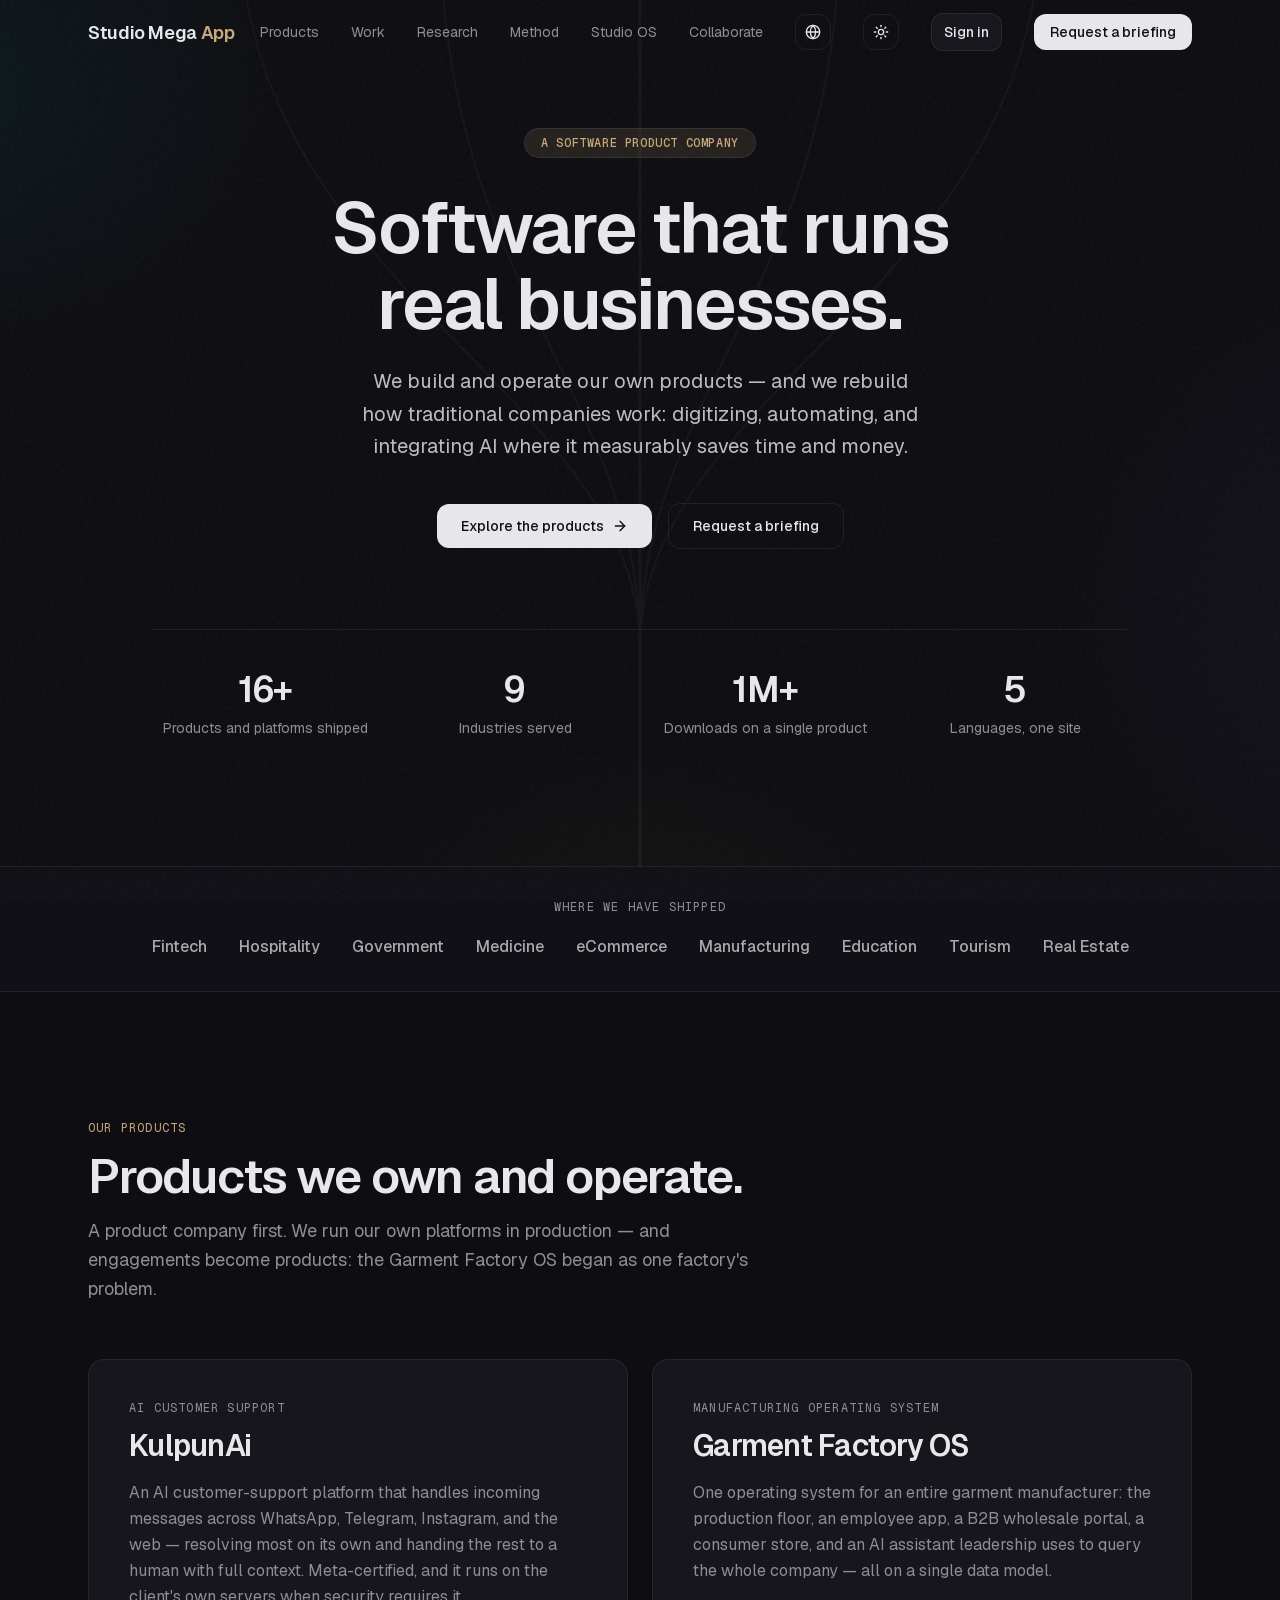
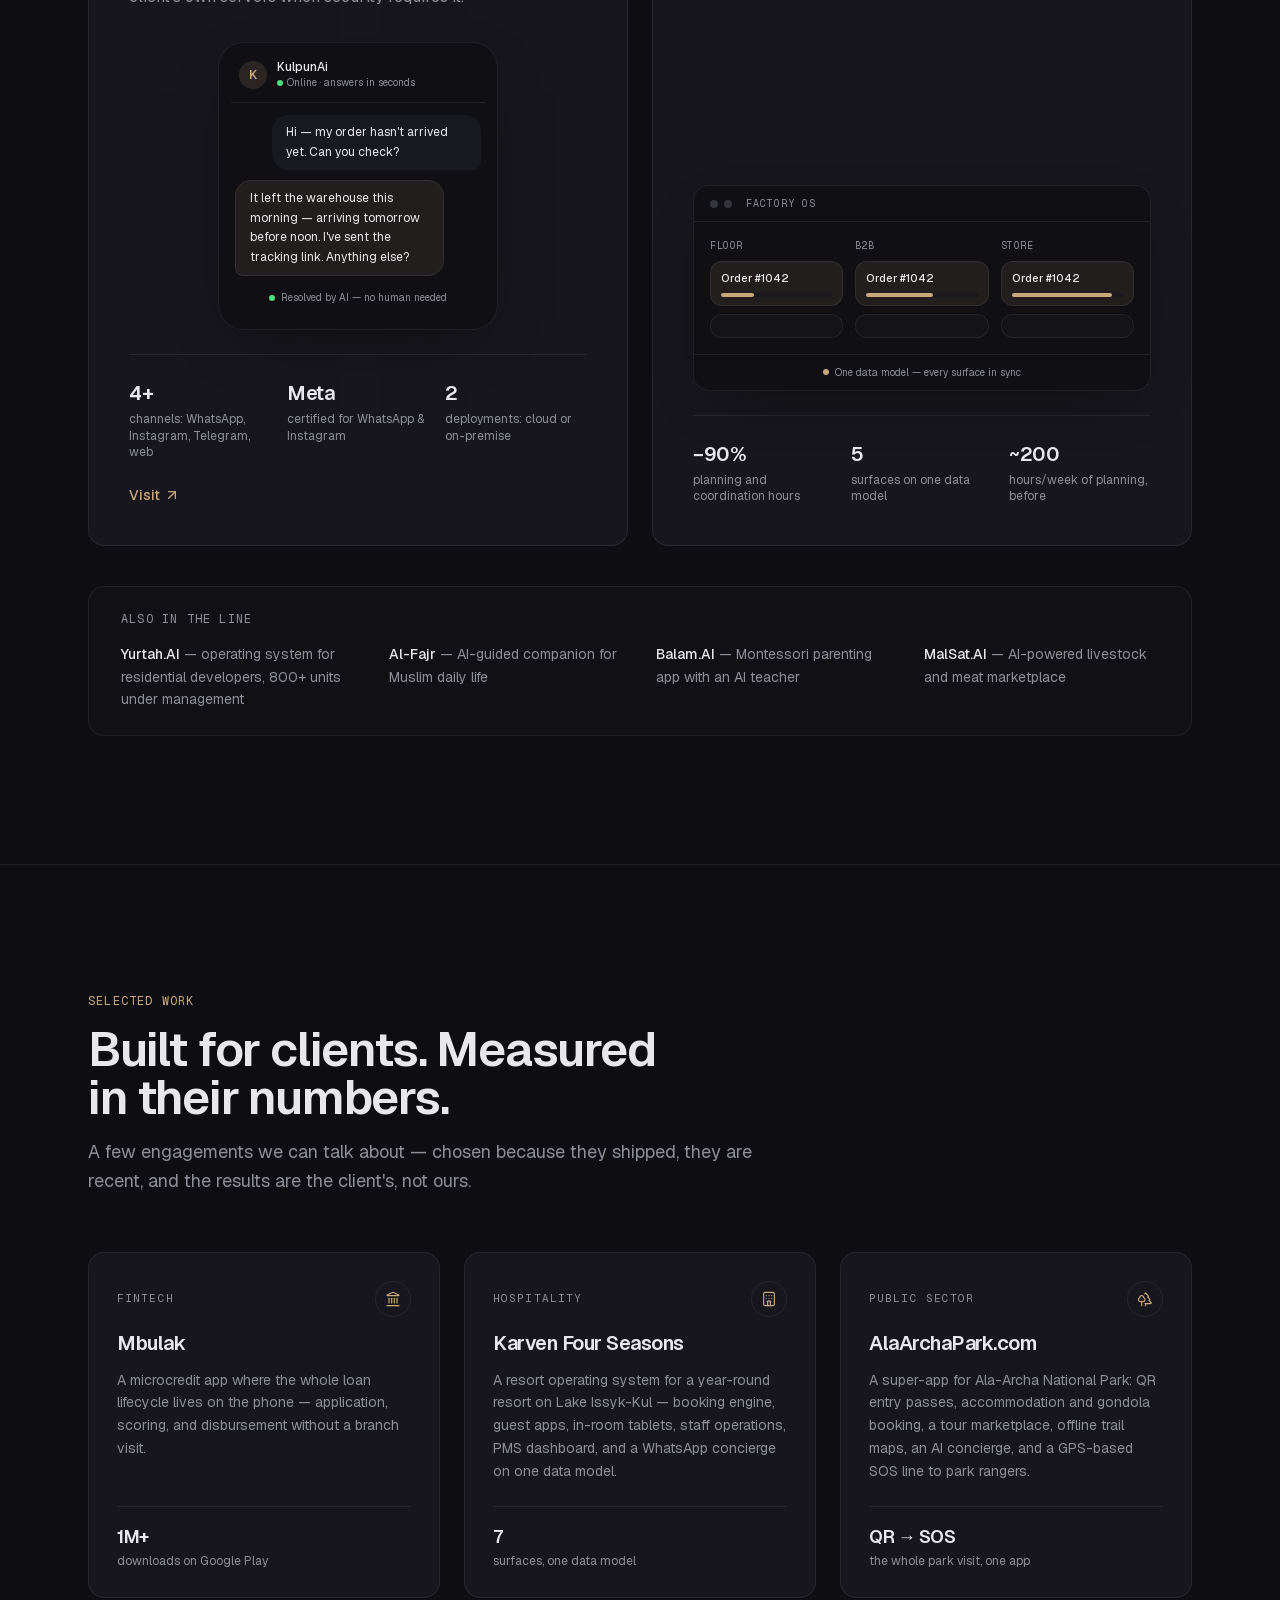
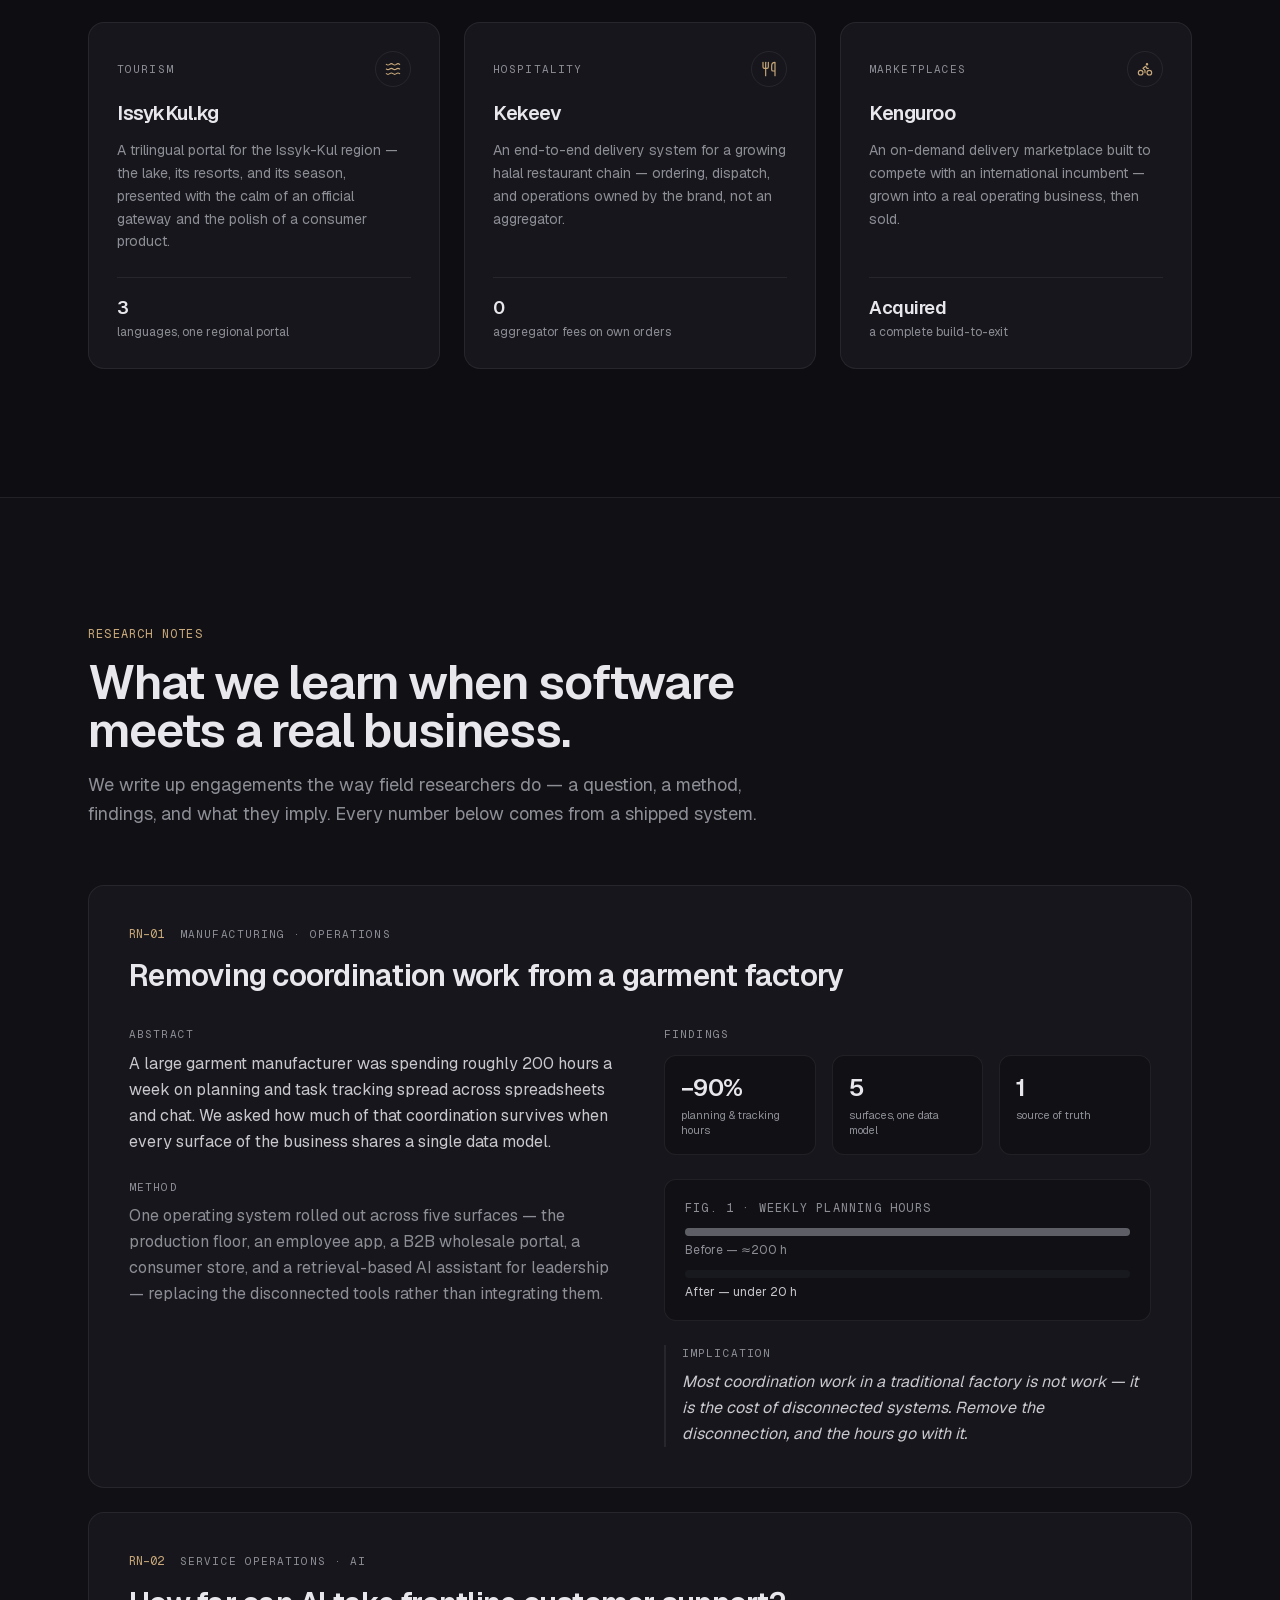
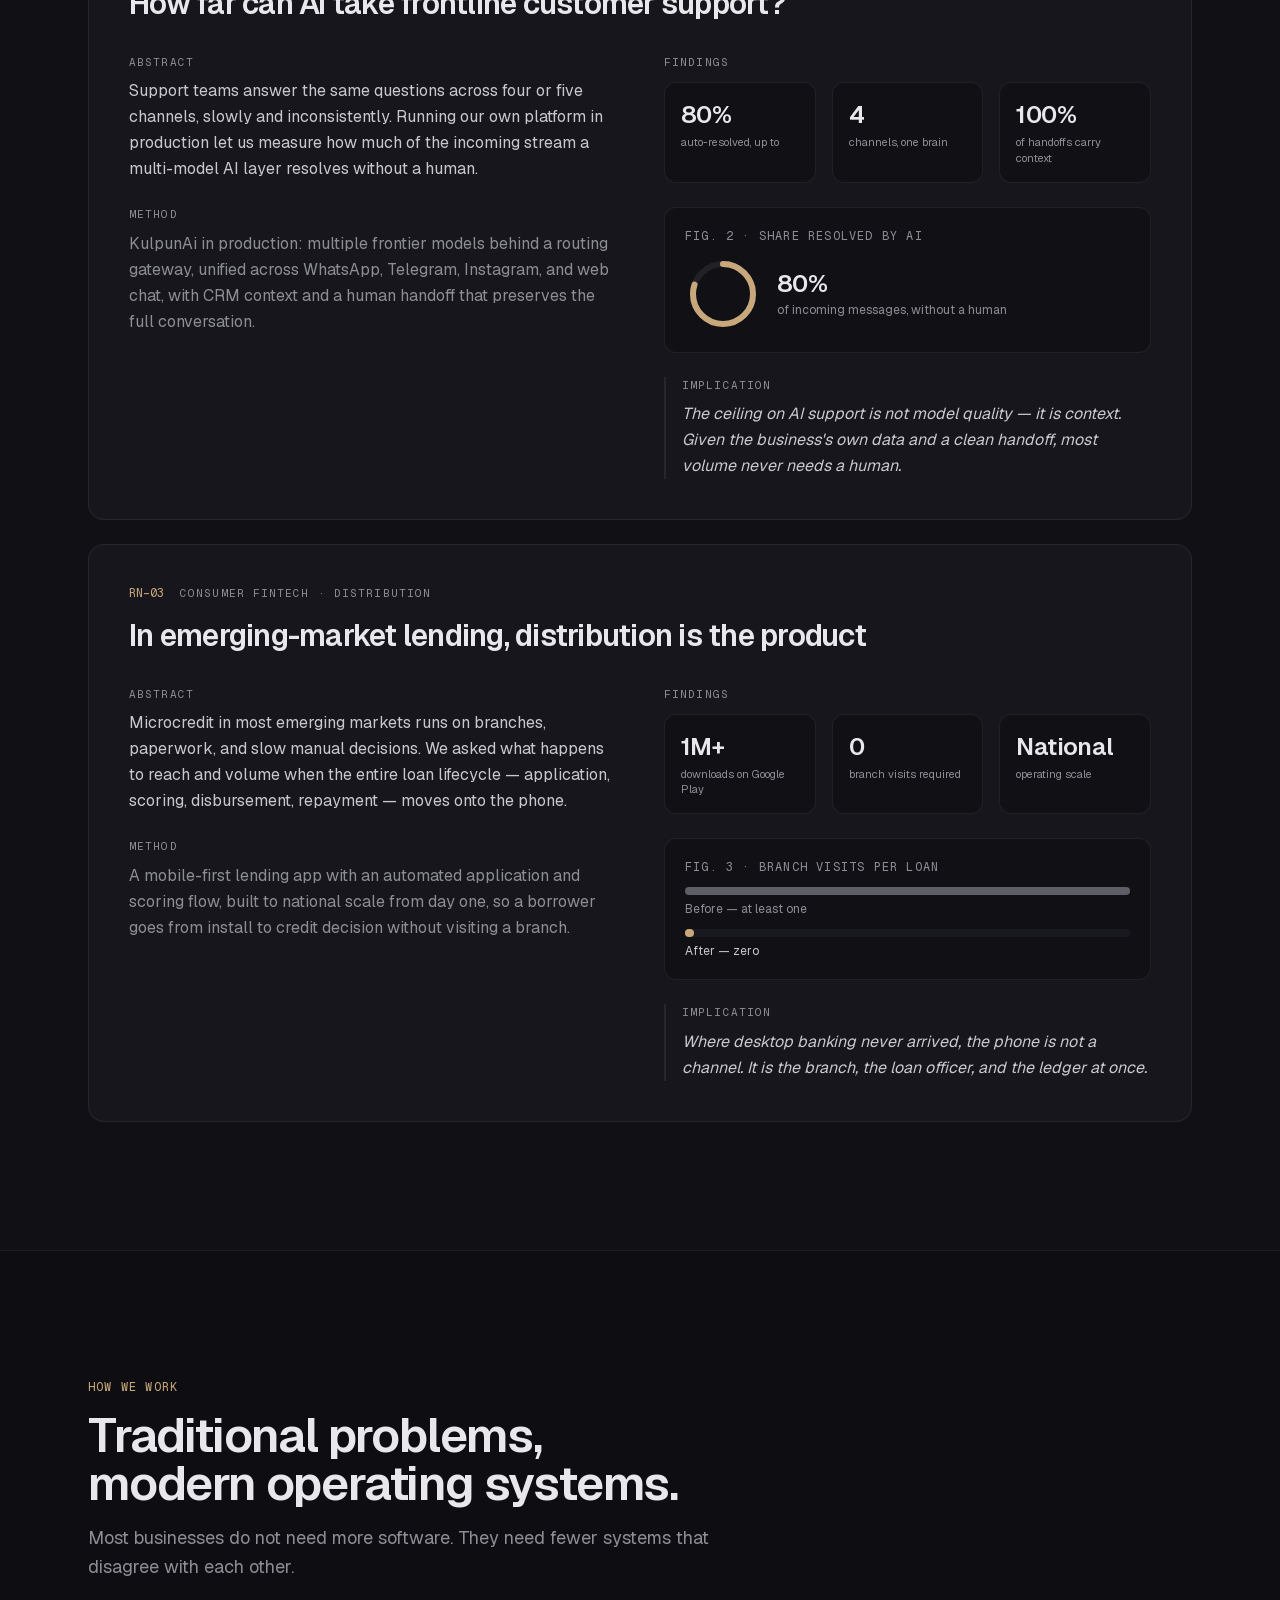
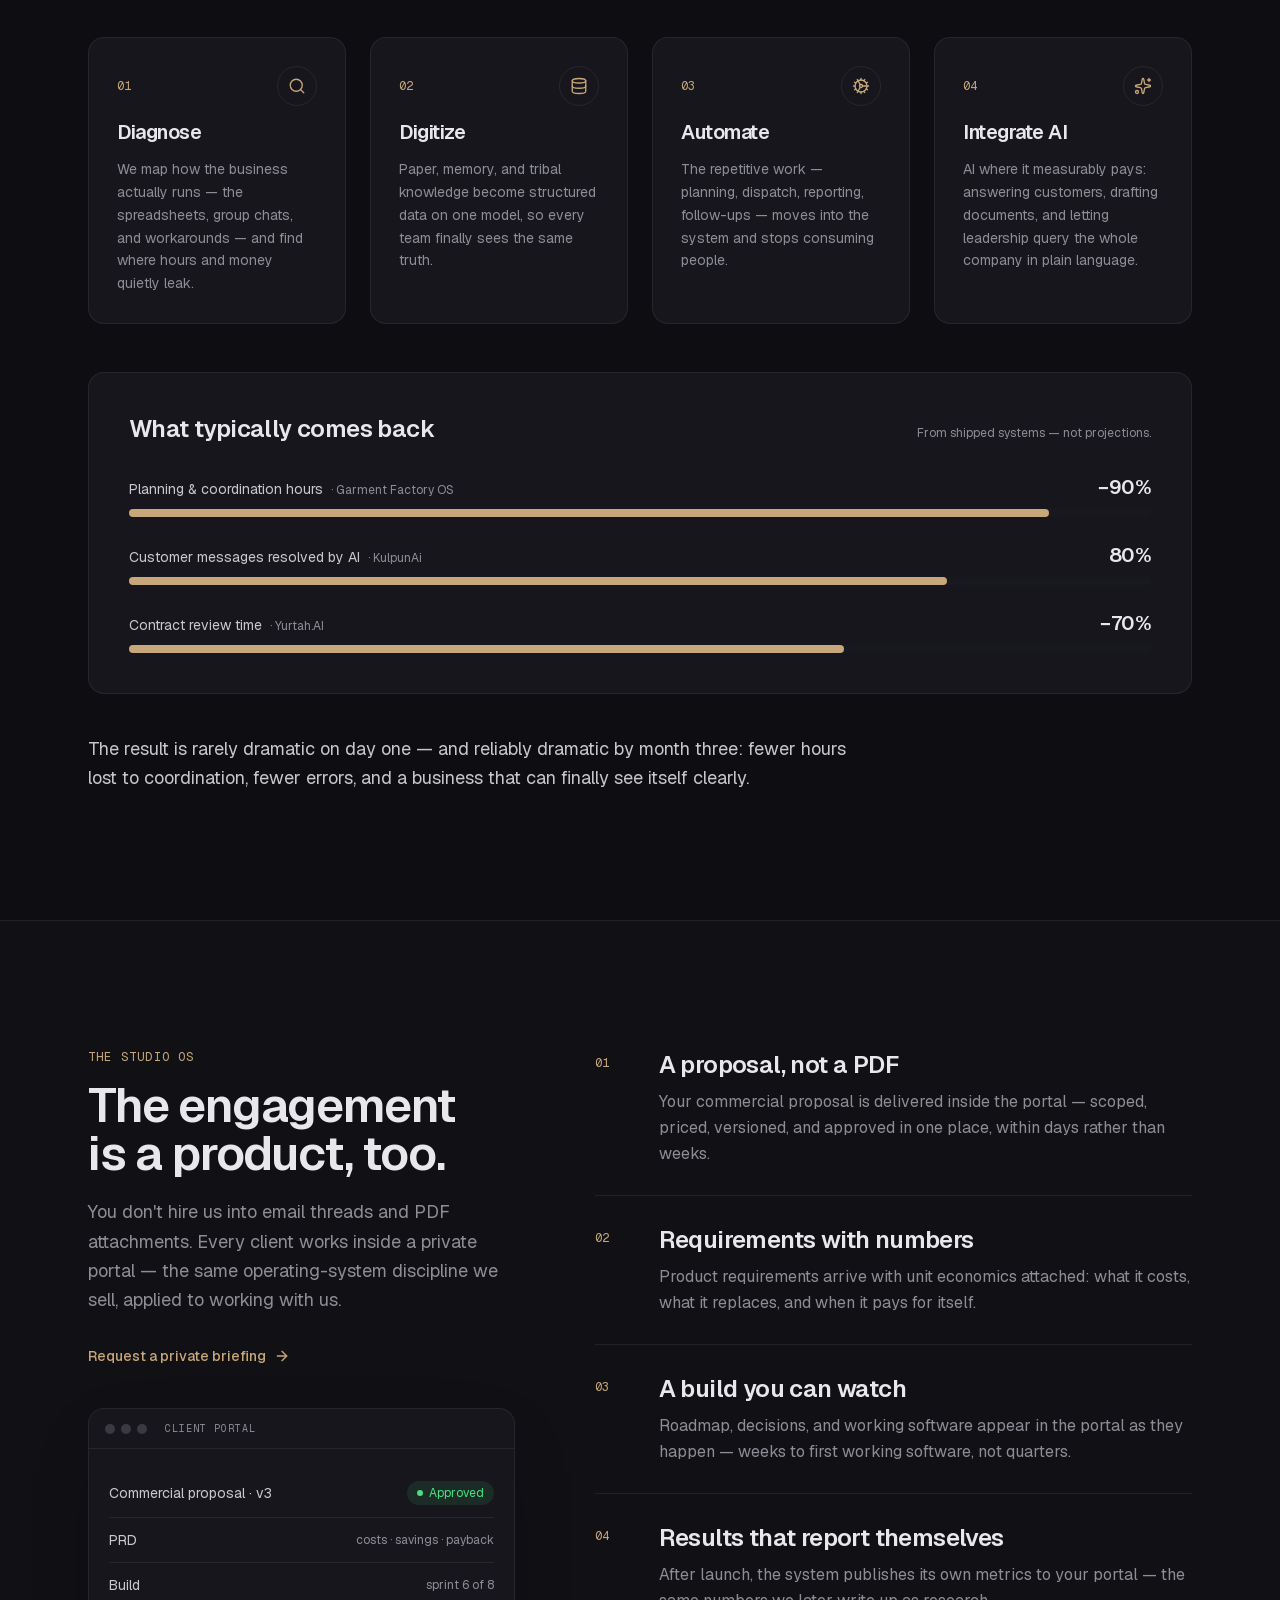
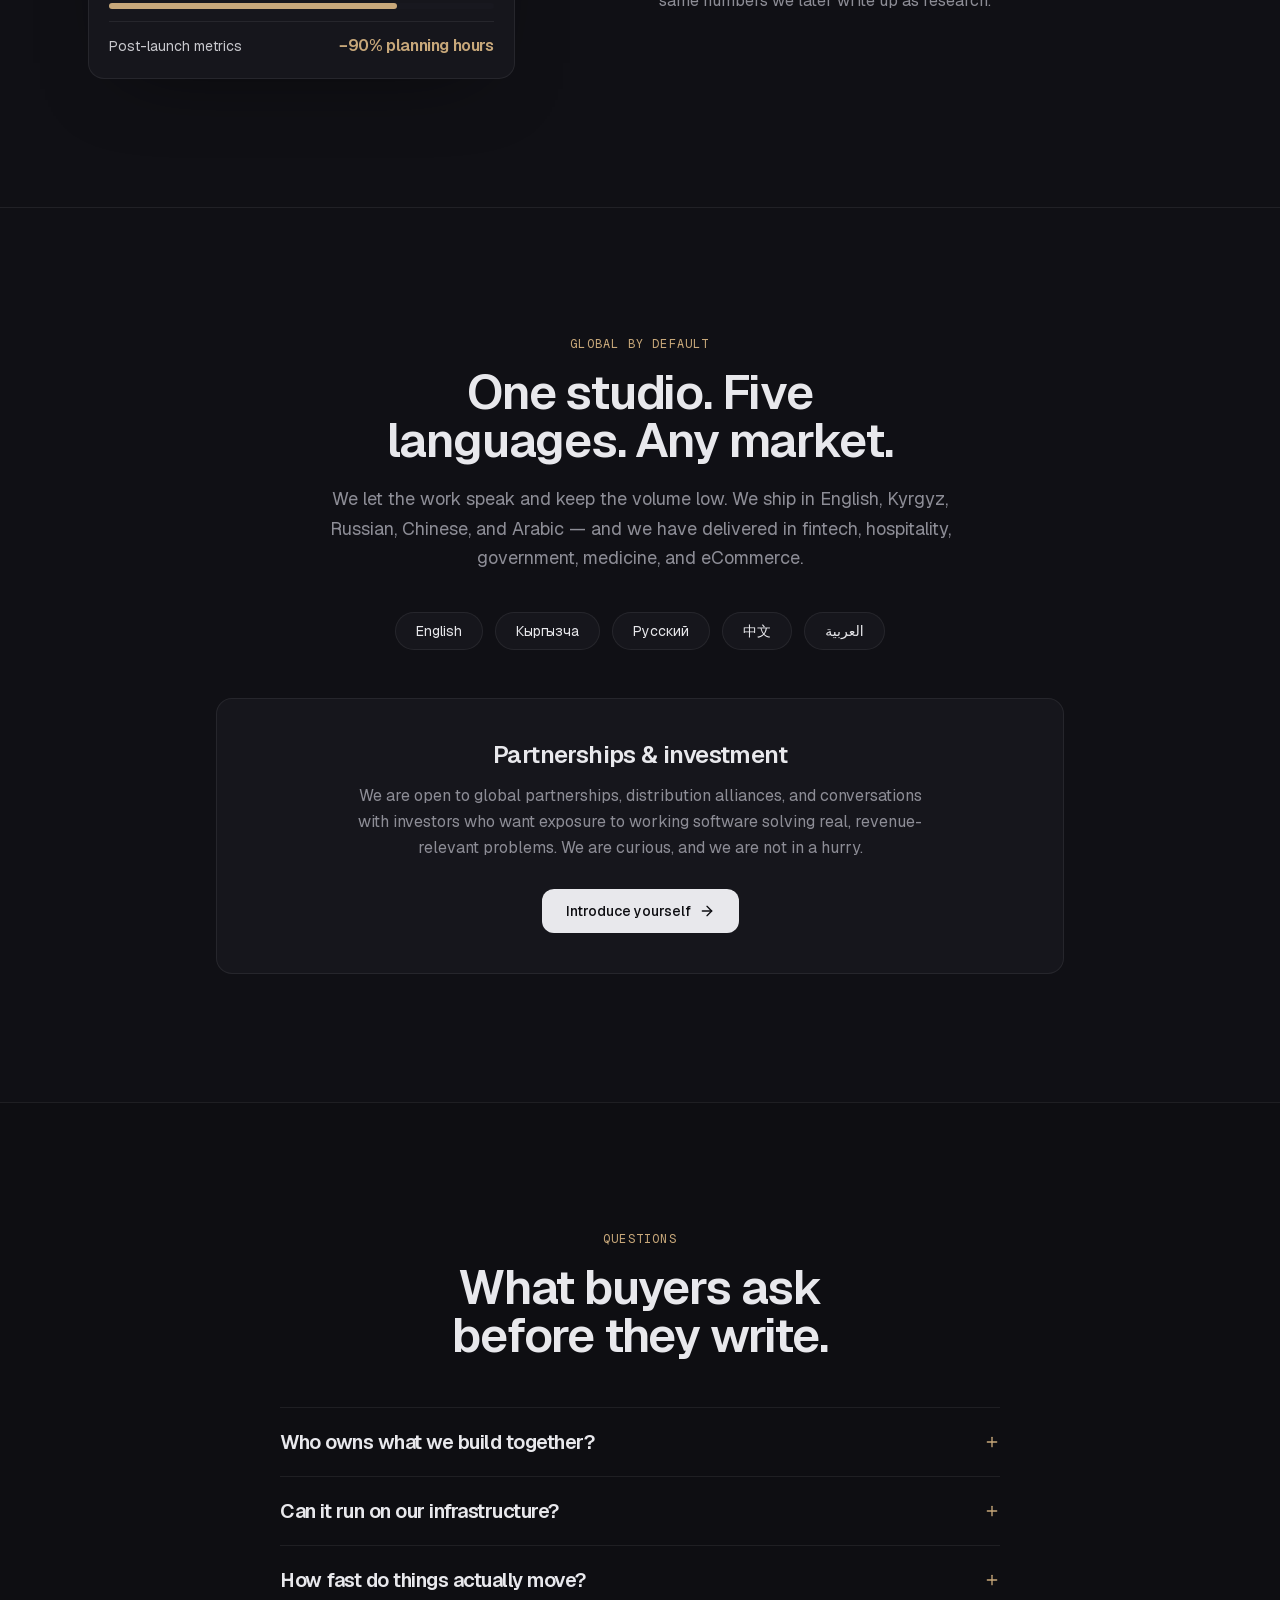
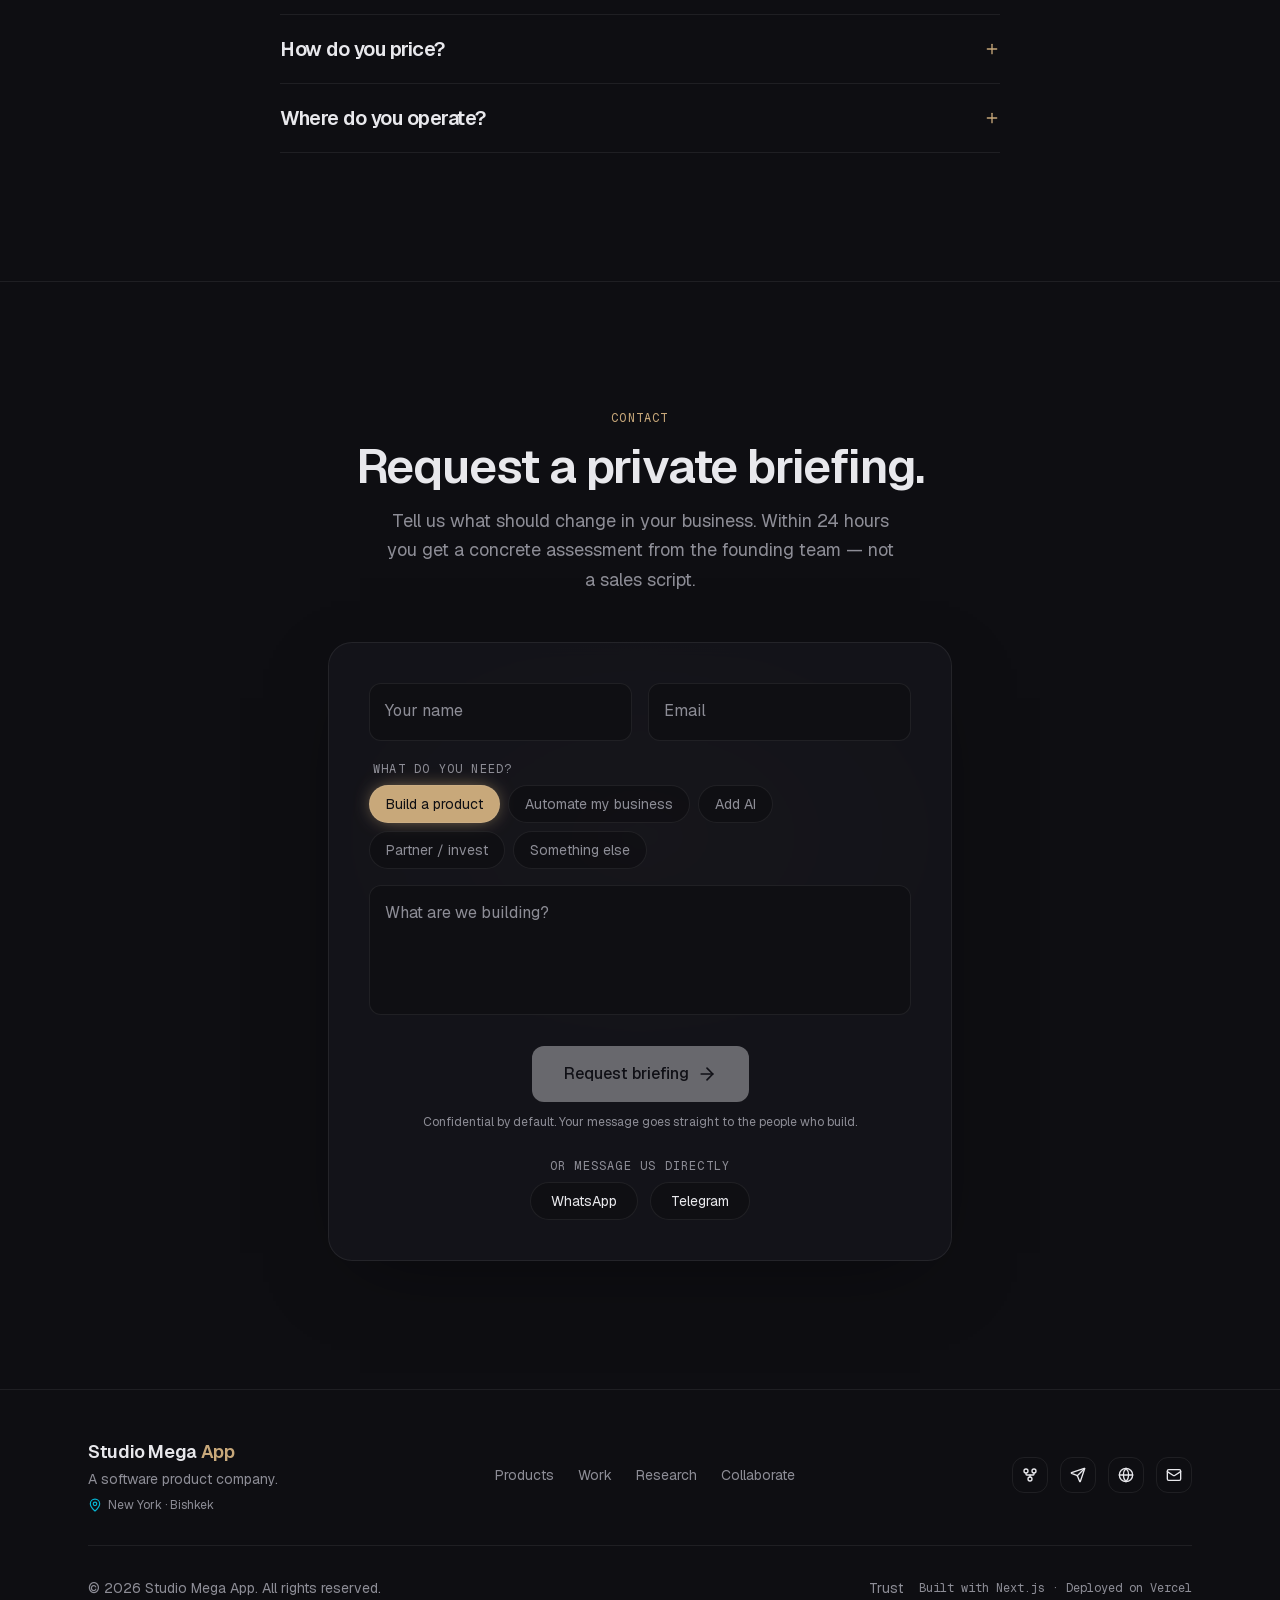
<file: en/index.html>
<!DOCTYPE html><html lang="en" dir="ltr" class="geist_e1c77e14-module__9VmjcW__variable geist_mono_6345a343-module__AiHuna__variable lora_10f9dab2-module__GYwaTW__variable h-full antialiased"><head><meta charSet="utf-8"/><meta name="viewport" content="width=device-width, initial-scale=1"/><link rel="preload" href="/_next/static/media/4fa387ec64143e14-s.p.0wkzw~je483f-.woff2" as="font" crossorigin="" type="font/woff2"/><link rel="preload" href="/_next/static/media/5e5dfa9e86f764b8-s.p.0o9~3wzuvo.a_.woff2" as="font" crossorigin="" type="font/woff2"/><link rel="preload" href="/_next/static/media/659720fbcac806cc-s.p.11sf0lfiq6c6p.woff2" as="font" crossorigin="" type="font/woff2"/><link rel="preload" href="/_next/static/media/71fbf9c08529c2a5-s.p.0s73vwibz65qg.woff2" as="font" crossorigin="" type="font/woff2"/><link rel="preload" href="/_next/static/media/797e433ab948586e-s.p.08e28id.o-okb.woff2" as="font" crossorigin="" type="font/woff2"/><link rel="preload" href="/_next/static/media/8a480f0b521d4e75-s.p.0jzbimsg8vl84.woff2" as="font" crossorigin="" type="font/woff2"/><link rel="preload" href="/_next/static/media/8c2eb9ceedecfc8e-s.p.0oeo8epbafgia.woff2" as="font" crossorigin="" type="font/woff2"/><link rel="preload" href="/_next/static/media/caa3a2e1cccd8315-s.p.09~u27dqhyhd6.woff2" as="font" crossorigin="" type="font/woff2"/><link rel="stylesheet" href="/_next/static/chunks/066tcoo3f~~na.css" data-precedence="next"/><link rel="stylesheet" href="/_next/static/chunks/0iqidqnw78vro.css" data-precedence="next"/><link rel="preload" as="script" fetchPriority="low" href="/_next/static/chunks/04_4irp13w-i3.js"/><script src="/_next/static/chunks/0bez-h9ml5vyg.js" async=""></script><script src="/_next/static/chunks/0xnqwa6d2t5md.js" async=""></script><script src="/_next/static/chunks/0ocuq__ahlhfw.js" async=""></script><script src="/_next/static/chunks/147waztulgip5.js" async=""></script><script src="/_next/static/chunks/turbopack-0utp4pz0fl~gm.js" async=""></script><script src="/_next/static/chunks/05c23t9ishq20.js" async=""></script><script src="/_next/static/chunks/034wfjuz0qajn.js" async=""></script><script src="/_next/static/chunks/09ukbqfoggvk2.js" async=""></script><script src="/_next/static/chunks/13dcgyqo1m1e3.js" async=""></script><script src="/_next/static/chunks/0dkbz3wiaq8b3.js" async=""></script><script src="/_next/static/chunks/16udjw3b5dzle.js" async=""></script><script src="/_next/static/chunks/0eddlec2bi.z7.js" async=""></script><script src="/_next/static/chunks/05r_1qjv088oh.js" async=""></script><script src="/_next/static/chunks/0~o~lifizh.n6.js" async=""></script><script src="/_next/static/chunks/11n60zcj-lmux.js" async=""></script><meta name="next-size-adjust" content=""/><title>Studio Mega App — A Software Product Company</title><meta name="description" content="Studio Mega App is a software product company. We build and operate our own products — KulpunAi and the Garment Factory Operating System — and modernize traditional businesses with software and AI across fintech, hospitality, government, medicine, and eCommerce."/><meta name="author" content="Studio Mega App"/><meta name="keywords" content="software product company,AI integration,business automation,digital transformation,operating system for business,AI customer support,garment factory software,fintech app development,hospitality software,government digital platforms,healthcare software,eCommerce platforms,Studio Mega App"/><meta name="robots" content="index, follow"/><link rel="canonical" href="https://studiomega.app/en"/><link rel="alternate" hrefLang="ky" href="https://studiomega.app/ky"/><link rel="alternate" hrefLang="ru" href="https://studiomega.app/ru"/><link rel="alternate" hrefLang="en" href="https://studiomega.app/en"/><link rel="alternate" hrefLang="zh" href="https://studiomega.app/zh"/><link rel="alternate" hrefLang="ar" href="https://studiomega.app/ar"/><link rel="alternate" hrefLang="x-default" href="https://studiomega.app/en"/><meta property="og:title" content="Studio Mega App — A Software Product Company"/><meta property="og:description" content="We build our own products and rebuild how traditional businesses run — digitizing, automating, and integrating AI where it measurably saves time and money."/><meta property="og:site_name" content="Studio Mega App"/><meta property="og:locale" content="en_US"/><meta property="og:image" content="https://studiomega.app/og.png"/><meta property="og:image:width" content="1200"/><meta property="og:image:height" content="630"/><meta property="og:type" content="website"/><meta name="twitter:card" content="summary_large_image"/><meta name="twitter:title" content="Studio Mega App — A Software Product Company"/><meta name="twitter:description" content="Own products. Client operating systems. AI where it measurably pays. English · Кыргызча · Русский · 中文 · العربية."/><meta name="twitter:image" content="https://studiomega.app/og.png"/><link rel="icon" href="/icon.svg?icon.05by4i9i37xe4.svg" sizes="any" type="image/svg+xml"/><link rel="apple-touch-icon" href="/apple-icon.png?apple-icon.0q9xyt2x3g4x3.png" sizes="180x180" type="image/png"/><script src="/_next/static/chunks/03~yq9q893hmn.js" noModule=""></script></head><body class="min-h-full flex flex-col"><div hidden=""><!--$--><!--/$--></div><script>((a,b,c,d,e,f,g,h)=>{let i=document.documentElement,j=["light","dark"];function k(b){var c;(Array.isArray(a)?a:[a]).forEach(a=>{let c="class"===a,d=c&&f?e.map(a=>f[a]||a):e;c?(i.classList.remove(...d),i.classList.add(f&&f[b]?f[b]:b)):i.setAttribute(a,b)}),c=b,h&&j.includes(c)&&(i.style.colorScheme=c)}if(d)k(d);else try{let a=localStorage.getItem(b)||c,d=g&&"system"===a?window.matchMedia("(prefers-color-scheme: dark)").matches?"dark":"light":a;k(d)}catch(a){}})("class","theme","dark",null,["light","dark"],null,false,true)</script><script type="application/ld+json">[{"@context":"https://schema.org","@type":"Organization","name":"Studio Mega App","url":"https://studiomega.app","logo":"https://studiomega.app/icon.svg","description":"A software product company. Own products, client operating systems, and AI integration for fintech, hospitality, government, medicine, and eCommerce.","address":{"@type":"PostalAddress","streetAddress":"133 East 27th Street, Suite 2B","addressLocality":"New York","addressRegion":"NY","postalCode":"10016","addressCountry":"US"},"knowsLanguage":["en","ky","ru","zh","ar"]},{"@context":"https://schema.org","@type":"FAQPage","mainEntity":[{"@type":"Question","name":"Who owns what we build together?","acceptedAnswer":{"@type":"Answer","text":"You do. Client systems are delivered with full source code and ownership — no lock-in, no license meter. Our own products (KulpunAi, Garment Factory OS) remain ours; anything built for you is yours."}},{"@type":"Question","name":"Can it run on our infrastructure?","acceptedAnswer":{"@type":"Answer","text":"Yes. When security or regulation requires it, systems deploy on your own servers — KulpunAi already runs on-premise for security-sensitive clients and is Meta-certified for WhatsApp and Instagram."}},{"@type":"Question","name":"How fast do things actually move?","acceptedAnswer":{"@type":"Answer","text":"You hear back within 24 hours. A scoped, priced commercial proposal lands in your portal within days, not weeks — and you see working software in weeks, not quarters."}},{"@type":"Question","name":"How do you price?","acceptedAnswer":{"@type":"Answer","text":"Fixed-scope proposals with the unit economics attached: what it costs, what it replaces, when it pays back. For the right ventures we also consider equity partnerships."}},{"@type":"Question","name":"Where do you operate?","acceptedAnswer":{"@type":"Answer","text":"Globally, remote-first, in five languages — English, Kyrgyz, Russian, Chinese, and Arabic — with presence in New York and Bishkek. We have shipped for fintech, hospitality, government, medicine, and eCommerce."}}]}]</script><header class="fixed top-0 left-0 right-0 z-40 transition-all duration-300 bg-transparent"><nav class="max-w-6xl mx-auto px-4 sm:px-6 h-16 flex items-center justify-between"><a href="#" class="wordmark hover:text-accent transition-colors">Studio Mega <span class="text-accent">App</span></a><div class="hidden md:flex items-center gap-8"><a href="#products" class="text-sm text-muted-foreground hover:text-foreground transition-colors">Products</a><a href="#work" class="text-sm text-muted-foreground hover:text-foreground transition-colors">Work</a><a href="#research" class="text-sm text-muted-foreground hover:text-foreground transition-colors">Research</a><a href="#method" class="text-sm text-muted-foreground hover:text-foreground transition-colors">Method</a><a href="#os" class="text-sm text-muted-foreground hover:text-foreground transition-colors">Studio OS</a><a href="#contact" class="text-sm text-muted-foreground hover:text-foreground transition-colors">Collaborate</a><div class="relative"><button class="w-9 h-9 flex items-center justify-center rounded-lg border border-border hover:bg-muted transition-colors disabled:opacity-50" aria-label="Language"><svg xmlns="http://www.w3.org/2000/svg" width="24" height="24" viewBox="0 0 24 24" fill="none" stroke="currentColor" stroke-width="2" stroke-linecap="round" stroke-linejoin="round" class="lucide lucide-globe w-4 h-4" aria-hidden="true"><circle cx="12" cy="12" r="10"></circle><path d="M12 2a14.5 14.5 0 0 0 0 20 14.5 14.5 0 0 0 0-20"></path><path d="M2 12h20"></path></svg></button></div><div class="w-9 h-9"></div><a href="/en/portal" class="inline-flex items-center gap-1.5 rounded-lg border border-border bg-card px-3 py-2 text-sm font-medium text-foreground hover:border-accent/50 hover:text-accent transition-colors">Sign in</a><a href="#contact" class="px-4 py-2 text-sm font-medium bg-foreground text-background rounded-lg hover:opacity-85 transition-opacity">Request a briefing</a></div><div class="flex md:hidden items-center gap-3"><div class="relative"><button class="w-9 h-9 flex items-center justify-center rounded-lg border border-border hover:bg-muted transition-colors disabled:opacity-50" aria-label="Language"><svg xmlns="http://www.w3.org/2000/svg" width="24" height="24" viewBox="0 0 24 24" fill="none" stroke="currentColor" stroke-width="2" stroke-linecap="round" stroke-linejoin="round" class="lucide lucide-globe w-4 h-4" aria-hidden="true"><circle cx="12" cy="12" r="10"></circle><path d="M12 2a14.5 14.5 0 0 0 0 20 14.5 14.5 0 0 0 0-20"></path><path d="M2 12h20"></path></svg></button></div><div class="w-9 h-9"></div><button class="w-9 h-9 flex items-center justify-center rounded-lg border border-border hover:bg-muted transition-colors" aria-label="Toggle menu"><svg xmlns="http://www.w3.org/2000/svg" width="24" height="24" viewBox="0 0 24 24" fill="none" stroke="currentColor" stroke-width="2" stroke-linecap="round" stroke-linejoin="round" class="lucide lucide-menu w-4 h-4" aria-hidden="true"><path d="M4 5h16"></path><path d="M4 12h16"></path><path d="M4 19h16"></path></svg></button></div></nav></header><main class="flex-1"><section class="relative min-h-[92vh] flex items-center overflow-hidden"><div class="gradient-mesh"></div><svg aria-hidden="true" class="absolute left-1/2 top-1/2 -z-0 h-[130%] w-auto -translate-x-1/2 -translate-y-1/2 opacity-[0.05]" viewBox="0 0 800 900" fill="none"><path d="M 80 40 C 80 330, 400 420, 400 620" stroke="var(--accent)" stroke-width="1.5"></path><path d="M 240 40 C 240 330, 400 420, 400 620" stroke="var(--accent)" stroke-width="1.5"></path><path d="M 400 40 C 400 330, 400 420, 400 620" stroke="var(--accent)" stroke-width="2.5"></path><path d="M 560 40 C 560 330, 400 420, 400 620" stroke="var(--accent)" stroke-width="1.5"></path><path d="M 720 40 C 720 330, 400 420, 400 620" stroke="var(--accent)" stroke-width="1.5"></path><path d="M 400 620 L 400 860" stroke="var(--foreground)" stroke-width="2.5"></path><circle cx="80" cy="40" r="4" fill="var(--accent)"></circle><circle cx="240" cy="40" r="4" fill="var(--accent)"></circle><circle cx="400" cy="40" r="4" fill="var(--accent)"></circle><circle cx="560" cy="40" r="4" fill="var(--accent)"></circle><circle cx="720" cy="40" r="4" fill="var(--accent)"></circle></svg><div class="relative z-10 w-full max-w-5xl mx-auto px-4 sm:px-6 py-32 text-center"><div style="opacity:0;transform:translateY(16px)"><span class="inline-flex items-center gap-2 px-4 py-1.5 text-xs font-mono font-medium tracking-wider uppercase text-accent bg-accent-glow border border-accent/20 rounded-full">A software product company</span></div><h1 class="mt-8 font-display text-4xl sm:text-6xl md:text-7xl font-medium tracking-tight leading-[1.05] text-balance" style="opacity:0;transform:translateY(16px)">Software that runs real businesses.</h1><p class="mt-6 mx-auto max-w-2xl text-lg sm:text-xl text-foreground/80 leading-relaxed text-balance">We build and operate our own products — and we rebuild how traditional companies work: digitizing, automating, and integrating AI where it measurably saves time and money.</p><div class="mt-10 flex flex-col sm:flex-row items-center justify-center gap-4" style="opacity:0;transform:translateY(16px)"><a href="#products" class="relative inline-flex items-center justify-center gap-2 group px-6 py-3 text-sm font-medium bg-foreground text-background rounded-lg hover:opacity-90 transition-opacity" style="transform:none">Explore the products<svg xmlns="http://www.w3.org/2000/svg" width="24" height="24" viewBox="0 0 24 24" fill="none" stroke="currentColor" stroke-width="2" stroke-linecap="round" stroke-linejoin="round" class="lucide lucide-arrow-right w-4 h-4 group-hover:translate-x-0.5 transition-transform rtl:rotate-180" aria-hidden="true"><path d="M5 12h14"></path><path d="m12 5 7 7-7 7"></path></svg></a><a href="#contact" class="relative inline-flex items-center justify-center gap-2 px-6 py-3 text-sm font-medium border border-border rounded-lg hover:bg-muted transition-colors" style="transform:none">Request a briefing</a></div><dl class="mt-20 grid grid-cols-2 md:grid-cols-4 gap-x-6 gap-y-10 border-t border-border pt-10" style="opacity:0"><div><dd class="font-display text-3xl sm:text-4xl tracking-tight">16+</dd><dt class="mt-2 text-xs sm:text-sm text-muted-foreground">Products and platforms shipped</dt></div><div><dd class="font-display text-3xl sm:text-4xl tracking-tight">9</dd><dt class="mt-2 text-xs sm:text-sm text-muted-foreground">Industries served</dt></div><div><dd class="font-display text-3xl sm:text-4xl tracking-tight">1M+</dd><dt class="mt-2 text-xs sm:text-sm text-muted-foreground">Downloads on a single product</dt></div><div><dd class="font-display text-3xl sm:text-4xl tracking-tight">5</dd><dt class="mt-2 text-xs sm:text-sm text-muted-foreground">Languages, one site</dt></div></dl></div></section><section class="border-y border-border bg-card/40"><div class="max-w-6xl mx-auto px-4 sm:px-6 py-8"><p class="text-center text-xs font-mono uppercase tracking-widest text-muted-foreground">Where we have shipped</p><ul class="mt-5 flex flex-wrap justify-center gap-x-8 gap-y-3"><li class="text-sm sm:text-base text-foreground/70 font-medium">Fintech</li><li class="text-sm sm:text-base text-foreground/70 font-medium">Hospitality</li><li class="text-sm sm:text-base text-foreground/70 font-medium">Government</li><li class="text-sm sm:text-base text-foreground/70 font-medium">Medicine</li><li class="text-sm sm:text-base text-foreground/70 font-medium">eCommerce</li><li class="text-sm sm:text-base text-foreground/70 font-medium">Manufacturing</li><li class="text-sm sm:text-base text-foreground/70 font-medium">Education</li><li class="text-sm sm:text-base text-foreground/70 font-medium">Tourism</li><li class="text-sm sm:text-base text-foreground/70 font-medium">Real Estate</li></ul></div></section><section id="products" class="relative py-24 sm:py-32"><div class="max-w-6xl mx-auto px-4 sm:px-6"><p class="text-xs font-mono uppercase tracking-widest text-accent">Our products</p><h2 class="mt-4 font-display text-3xl sm:text-5xl font-medium tracking-tight max-w-2xl text-balance">Products we own and operate.</h2><p class="mt-4 max-w-2xl text-base sm:text-lg text-muted-foreground leading-relaxed">A product company first. We run our own platforms in production — and engagements become products: the Garment Factory OS began as one factory&#x27;s problem.</p><div class="mt-14 grid gap-6 lg:grid-cols-2"><article class="group relative flex flex-col rounded-2xl border border-border bg-card p-8 sm:p-10 hover:bg-card-hover transition-colors" style="opacity:0;transform:translateY(24px)"><p class="text-xs font-mono uppercase tracking-widest text-muted-foreground">AI customer support</p><h3 class="mt-3 font-display text-2xl sm:text-3xl tracking-tight">KulpunAi</h3><p class="mt-4 text-sm sm:text-base text-muted-foreground leading-relaxed flex-1">An AI customer-support platform that handles incoming messages across WhatsApp, Telegram, Instagram, and the web — resolving most on its own and handing the rest to a human with full context. Meta-certified, and it runs on the client&#x27;s own servers when security requires it.</p><div class="mt-8"><div class="mx-auto w-full max-w-[280px] rounded-[1.6rem] border border-border bg-background/70 p-3 shadow-[0_20px_60px_-30px_rgba(0,0,0,0.6)]" aria-hidden="true"><div class="flex items-center gap-2.5 border-b border-border px-2 pb-3 pt-1"><span class="flex h-7 w-7 items-center justify-center rounded-full bg-accent/15 font-display text-xs text-accent">K</span><div class="flex-1"><p class="text-xs font-medium">KulpunAi</p><p class="flex items-center gap-1 text-[10px] text-muted-foreground"><span class="h-1.5 w-1.5 rounded-full bg-signal-ok"></span>Online · answers in seconds</p></div></div><div class="space-y-2.5 px-1 py-3"><div class="ms-auto w-fit max-w-[85%] rounded-2xl rounded-ee-md bg-muted px-3.5 py-2 text-xs leading-relaxed" style="opacity:0;transform:translateY(8px)">Hi — my order hasn&#x27;t arrived yet. Can you check?</div><div class="me-auto w-fit max-w-[85%] rounded-2xl rounded-es-md border border-accent/25 bg-accent/10 px-3.5 py-2 text-xs leading-relaxed" style="opacity:0;transform:translateY(8px)">It left the warehouse this morning — arriving tomorrow before noon. I&#x27;ve sent the tracking link. Anything else?</div><p class="flex items-center justify-center gap-1.5 pt-1 text-[10px] text-muted-foreground" style="opacity:0"><span class="h-1.5 w-1.5 rounded-full bg-signal-ok"></span>Resolved by AI — no human needed</p></div></div></div><dl class="mt-6 grid grid-cols-3 gap-4 border-t border-border pt-6"><div><dd class="font-display text-lg sm:text-xl">4+</dd><dt class="mt-1 text-[11px] sm:text-xs text-muted-foreground leading-snug">channels: WhatsApp, Instagram, Telegram, web</dt></div><div><dd class="font-display text-lg sm:text-xl">Meta</dd><dt class="mt-1 text-[11px] sm:text-xs text-muted-foreground leading-snug">certified for WhatsApp &amp; Instagram</dt></div><div><dd class="font-display text-lg sm:text-xl">2</dd><dt class="mt-1 text-[11px] sm:text-xs text-muted-foreground leading-snug">deployments: cloud or on-premise</dt></div></dl><a href="https://kulpunai.com" target="_blank" rel="noopener noreferrer" class="mt-6 inline-flex items-center gap-1 text-sm font-medium text-accent hover:underline">Visit<svg xmlns="http://www.w3.org/2000/svg" width="24" height="24" viewBox="0 0 24 24" fill="none" stroke="currentColor" stroke-width="2" stroke-linecap="round" stroke-linejoin="round" class="lucide lucide-arrow-up-right w-4 h-4 rtl:-scale-x-100" aria-hidden="true"><path d="M7 7h10v10"></path><path d="M7 17 17 7"></path></svg><span class="absolute inset-0" aria-hidden="true"></span></a></article><article class="group relative flex flex-col rounded-2xl border border-border bg-card p-8 sm:p-10 hover:bg-card-hover transition-colors" style="opacity:0;transform:translateY(24px)"><p class="text-xs font-mono uppercase tracking-widest text-muted-foreground">Manufacturing operating system</p><h3 class="mt-3 font-display text-2xl sm:text-3xl tracking-tight">Garment Factory OS</h3><p class="mt-4 text-sm sm:text-base text-muted-foreground leading-relaxed flex-1">One operating system for an entire garment manufacturer: the production floor, an employee app, a B2B wholesale portal, a consumer store, and an AI assistant leadership uses to query the whole company — all on a single data model.</p><div class="mt-8"><div class="overflow-hidden rounded-2xl border border-border bg-background/70 shadow-[0_20px_60px_-30px_rgba(0,0,0,0.6)]" aria-hidden="true"><div class="flex items-center gap-1.5 border-b border-border px-4 py-2.5"><span class="h-2 w-2 rounded-full bg-muted-foreground/30"></span><span class="h-2 w-2 rounded-full bg-muted-foreground/30"></span><span class="ms-2 font-mono text-[10px] uppercase tracking-widest text-muted-foreground">Factory OS</span></div><div class="grid grid-cols-3 gap-3 p-4"><div><p class="mb-2 truncate font-mono text-[10px] uppercase tracking-wider text-muted-foreground">Floor</p><div class="space-y-2"><div class="rounded-lg border border-accent/30 bg-accent/10 px-2.5 py-2" style="opacity:0;transform:translateY(8px)"><p class="truncate text-[11px] font-medium">Order #1042</p><div class="mt-1.5 h-1 rounded-full bg-muted"><div class="h-1 rounded-full bg-accent" style="width:0px"></div></div></div><div class="h-6 rounded-lg border border-border bg-card/60"></div></div></div><div><p class="mb-2 truncate font-mono text-[10px] uppercase tracking-wider text-muted-foreground">B2B</p><div class="space-y-2"><div class="rounded-lg border border-accent/30 bg-accent/10 px-2.5 py-2" style="opacity:0;transform:translateY(8px)"><p class="truncate text-[11px] font-medium">Order #1042</p><div class="mt-1.5 h-1 rounded-full bg-muted"><div class="h-1 rounded-full bg-accent" style="width:0px"></div></div></div><div class="h-6 rounded-lg border border-border bg-card/60"></div></div></div><div><p class="mb-2 truncate font-mono text-[10px] uppercase tracking-wider text-muted-foreground">Store</p><div class="space-y-2"><div class="rounded-lg border border-accent/30 bg-accent/10 px-2.5 py-2" style="opacity:0;transform:translateY(8px)"><p class="truncate text-[11px] font-medium">Order #1042</p><div class="mt-1.5 h-1 rounded-full bg-muted"><div class="h-1 rounded-full bg-accent" style="width:0px"></div></div></div><div class="h-6 rounded-lg border border-border bg-card/60"></div></div></div></div><p class="flex items-center justify-center gap-1.5 border-t border-border px-4 py-2.5 text-[10px] text-muted-foreground"><span class="h-1.5 w-1.5 rounded-full bg-accent"></span>One data model — every surface in sync</p></div></div><dl class="mt-6 grid grid-cols-3 gap-4 border-t border-border pt-6"><div><dd class="font-display text-lg sm:text-xl">−90%</dd><dt class="mt-1 text-[11px] sm:text-xs text-muted-foreground leading-snug">planning and coordination hours</dt></div><div><dd class="font-display text-lg sm:text-xl">5</dd><dt class="mt-1 text-[11px] sm:text-xs text-muted-foreground leading-snug">surfaces on one data model</dt></div><div><dd class="font-display text-lg sm:text-xl">~200</dd><dt class="mt-1 text-[11px] sm:text-xs text-muted-foreground leading-snug">hours/week of planning, before</dt></div></dl></article></div><div class="mt-10 rounded-2xl border border-border bg-card/40 px-6 py-6 sm:px-8"><p class="text-xs font-mono uppercase tracking-widest text-muted-foreground">Also in the line</p><ul class="mt-4 grid gap-x-8 gap-y-3 sm:grid-cols-2 lg:grid-cols-4"><li class="text-sm leading-relaxed"><span class="font-medium">Yurtah.AI</span><span class="text-muted-foreground"> — <!-- -->operating system for residential developers, 800+ units under management</span></li><li class="text-sm leading-relaxed"><span class="font-medium">Al-Fajr</span><span class="text-muted-foreground"> — <!-- -->AI-guided companion for Muslim daily life</span></li><li class="text-sm leading-relaxed"><span class="font-medium">Balam.AI</span><span class="text-muted-foreground"> — <!-- -->Montessori parenting app with an AI teacher</span></li><li class="text-sm leading-relaxed"><span class="font-medium">MalSat.AI</span><span class="text-muted-foreground"> — <!-- -->AI-powered livestock and meat marketplace</span></li></ul></div></div></section><section id="work" class="relative py-24 sm:py-32 border-t border-border"><div class="max-w-6xl mx-auto px-4 sm:px-6"><p class="text-xs font-mono uppercase tracking-widest text-accent">Selected work</p><h2 class="mt-4 font-display text-3xl sm:text-5xl font-medium tracking-tight max-w-2xl text-balance">Built for clients. Measured in their numbers.</h2><p class="mt-4 max-w-2xl text-base sm:text-lg text-muted-foreground leading-relaxed">A few engagements we can talk about — chosen because they shipped, they are recent, and the results are the client&#x27;s, not ours.</p><div class="mt-14 grid gap-6 sm:grid-cols-2 lg:grid-cols-3"><article class="flex flex-col rounded-2xl border border-border bg-card p-7 hover:bg-card-hover transition-colors" style="opacity:0;transform:translateY(24px)"><div class="flex items-center justify-between gap-3"><p class="text-[11px] font-mono uppercase tracking-widest text-muted-foreground">Fintech</p><span class="flex h-9 w-9 items-center justify-center rounded-full border border-border text-accent"><svg xmlns="http://www.w3.org/2000/svg" width="24" height="24" viewBox="0 0 24 24" fill="none" stroke="currentColor" stroke-width="1.75" stroke-linecap="round" stroke-linejoin="round" class="lucide lucide-landmark h-4 w-4" aria-hidden="true"><path d="M10 18v-7"></path><path d="M11.12 2.198a2 2 0 0 1 1.76.006l7.866 3.847c.476.233.31.949-.22.949H3.474c-.53 0-.695-.716-.22-.949z"></path><path d="M14 18v-7"></path><path d="M18 18v-7"></path><path d="M3 22h18"></path><path d="M6 18v-7"></path></svg></span></div><h3 class="mt-3 font-display text-xl tracking-tight">Mbulak</h3><p class="mt-3 text-sm text-muted-foreground leading-relaxed flex-1">A microcredit app where the whole loan lifecycle lives on the phone — application, scoring, and disbursement without a branch visit.</p><div class="mt-6 border-t border-border pt-4"><p class="font-display text-lg">1M+</p><p class="mt-0.5 text-xs text-muted-foreground">downloads on Google Play</p></div></article><article class="flex flex-col rounded-2xl border border-border bg-card p-7 hover:bg-card-hover transition-colors" style="opacity:0;transform:translateY(24px)"><div class="flex items-center justify-between gap-3"><p class="text-[11px] font-mono uppercase tracking-widest text-muted-foreground">Hospitality</p><span class="flex h-9 w-9 items-center justify-center rounded-full border border-border text-accent"><svg xmlns="http://www.w3.org/2000/svg" width="24" height="24" viewBox="0 0 24 24" fill="none" stroke="currentColor" stroke-width="1.75" stroke-linecap="round" stroke-linejoin="round" class="lucide lucide-hotel h-4 w-4" aria-hidden="true"><path d="M10 22v-6.57"></path><path d="M12 11h.01"></path><path d="M12 7h.01"></path><path d="M14 15.43V22"></path><path d="M15 16a5 5 0 0 0-6 0"></path><path d="M16 11h.01"></path><path d="M16 7h.01"></path><path d="M8 11h.01"></path><path d="M8 7h.01"></path><rect x="4" y="2" width="16" height="20" rx="2"></rect></svg></span></div><h3 class="mt-3 font-display text-xl tracking-tight">Karven Four Seasons</h3><p class="mt-3 text-sm text-muted-foreground leading-relaxed flex-1">A resort operating system for a year-round resort on Lake Issyk-Kul — booking engine, guest apps, in-room tablets, staff operations, PMS dashboard, and a WhatsApp concierge on one data model.</p><div class="mt-6 border-t border-border pt-4"><p class="font-display text-lg">7</p><p class="mt-0.5 text-xs text-muted-foreground">surfaces, one data model</p></div></article><article class="flex flex-col rounded-2xl border border-border bg-card p-7 hover:bg-card-hover transition-colors" style="opacity:0;transform:translateY(24px)"><div class="flex items-center justify-between gap-3"><p class="text-[11px] font-mono uppercase tracking-widest text-muted-foreground">Public sector</p><span class="flex h-9 w-9 items-center justify-center rounded-full border border-border text-accent"><svg xmlns="http://www.w3.org/2000/svg" width="24" height="24" viewBox="0 0 24 24" fill="none" stroke="currentColor" stroke-width="1.75" stroke-linecap="round" stroke-linejoin="round" class="lucide lucide-trees h-4 w-4" aria-hidden="true"><path d="M10 10v.2A3 3 0 0 1 8.9 16H5a3 3 0 0 1-1-5.8V10a3 3 0 0 1 6 0Z"></path><path d="M7 16v6"></path><path d="M13 19v3"></path><path d="M12 19h8.3a1 1 0 0 0 .7-1.7L18 14h.3a1 1 0 0 0 .7-1.7L16 9h.2a1 1 0 0 0 .8-1.7L13 3l-1.4 1.5"></path></svg></span></div><h3 class="mt-3 font-display text-xl tracking-tight">AlaArchaPark.com</h3><p class="mt-3 text-sm text-muted-foreground leading-relaxed flex-1">A super-app for Ala-Archa National Park: QR entry passes, accommodation and gondola booking, a tour marketplace, offline trail maps, an AI concierge, and a GPS-based SOS line to park rangers.</p><div class="mt-6 border-t border-border pt-4"><p class="font-display text-lg">QR → SOS</p><p class="mt-0.5 text-xs text-muted-foreground">the whole park visit, one app</p></div></article><article class="flex flex-col rounded-2xl border border-border bg-card p-7 hover:bg-card-hover transition-colors" style="opacity:0;transform:translateY(24px)"><div class="flex items-center justify-between gap-3"><p class="text-[11px] font-mono uppercase tracking-widest text-muted-foreground">Tourism</p><span class="flex h-9 w-9 items-center justify-center rounded-full border border-border text-accent"><svg xmlns="http://www.w3.org/2000/svg" width="24" height="24" viewBox="0 0 24 24" fill="none" stroke="currentColor" stroke-width="1.75" stroke-linecap="round" stroke-linejoin="round" class="lucide lucide-waves-horizontal h-4 w-4" aria-hidden="true"><path d="M2 12q2.5 2 5 0t5 0 5 0 5 0"></path><path d="M2 19q2.5 2 5 0t5 0 5 0 5 0"></path><path d="M2 5q2.5 2 5 0t5 0 5 0 5 0"></path></svg></span></div><h3 class="mt-3 font-display text-xl tracking-tight">IssykKul.kg</h3><p class="mt-3 text-sm text-muted-foreground leading-relaxed flex-1">A trilingual portal for the Issyk-Kul region — the lake, its resorts, and its season, presented with the calm of an official gateway and the polish of a consumer product.</p><div class="mt-6 border-t border-border pt-4"><p class="font-display text-lg">3</p><p class="mt-0.5 text-xs text-muted-foreground">languages, one regional portal</p></div></article><article class="flex flex-col rounded-2xl border border-border bg-card p-7 hover:bg-card-hover transition-colors" style="opacity:0;transform:translateY(24px)"><div class="flex items-center justify-between gap-3"><p class="text-[11px] font-mono uppercase tracking-widest text-muted-foreground">Hospitality</p><span class="flex h-9 w-9 items-center justify-center rounded-full border border-border text-accent"><svg xmlns="http://www.w3.org/2000/svg" width="24" height="24" viewBox="0 0 24 24" fill="none" stroke="currentColor" stroke-width="1.75" stroke-linecap="round" stroke-linejoin="round" class="lucide lucide-utensils h-4 w-4" aria-hidden="true"><path d="M3 2v7c0 1.1.9 2 2 2h4a2 2 0 0 0 2-2V2"></path><path d="M7 2v20"></path><path d="M21 15V2a5 5 0 0 0-5 5v6c0 1.1.9 2 2 2h3Zm0 0v7"></path></svg></span></div><h3 class="mt-3 font-display text-xl tracking-tight">Kekeev</h3><p class="mt-3 text-sm text-muted-foreground leading-relaxed flex-1">An end-to-end delivery system for a growing halal restaurant chain — ordering, dispatch, and operations owned by the brand, not an aggregator.</p><div class="mt-6 border-t border-border pt-4"><p class="font-display text-lg">0</p><p class="mt-0.5 text-xs text-muted-foreground">aggregator fees on own orders</p></div></article><article class="flex flex-col rounded-2xl border border-border bg-card p-7 hover:bg-card-hover transition-colors" style="opacity:0;transform:translateY(24px)"><div class="flex items-center justify-between gap-3"><p class="text-[11px] font-mono uppercase tracking-widest text-muted-foreground">Marketplaces</p><span class="flex h-9 w-9 items-center justify-center rounded-full border border-border text-accent"><svg xmlns="http://www.w3.org/2000/svg" width="24" height="24" viewBox="0 0 24 24" fill="none" stroke="currentColor" stroke-width="1.75" stroke-linecap="round" stroke-linejoin="round" class="lucide lucide-bike h-4 w-4" aria-hidden="true"><circle cx="18.5" cy="17.5" r="3.5"></circle><circle cx="5.5" cy="17.5" r="3.5"></circle><circle cx="15" cy="5" r="1"></circle><path d="M12 17.5V14l-3-3 4-3 2 3h2"></path></svg></span></div><h3 class="mt-3 font-display text-xl tracking-tight">Kenguroo</h3><p class="mt-3 text-sm text-muted-foreground leading-relaxed flex-1">An on-demand delivery marketplace built to compete with an international incumbent — grown into a real operating business, then sold.</p><div class="mt-6 border-t border-border pt-4"><p class="font-display text-lg">Acquired</p><p class="mt-0.5 text-xs text-muted-foreground">a complete build-to-exit</p></div></article></div></div></section><section id="research" class="relative py-24 sm:py-32 border-t border-border bg-card/30"><div class="max-w-6xl mx-auto px-4 sm:px-6"><p class="text-xs font-mono uppercase tracking-widest text-accent">Research notes</p><h2 class="mt-4 font-display text-3xl sm:text-5xl font-medium tracking-tight max-w-2xl text-balance">What we learn when software meets a real business.</h2><p class="mt-4 max-w-2xl text-base sm:text-lg text-muted-foreground leading-relaxed">We write up engagements the way field researchers do — a question, a method, findings, and what they imply. Every number below comes from a shipped system.</p><div class="mt-14 space-y-6"><article class="rounded-2xl border border-border bg-card p-8 sm:p-10" style="opacity:0;transform:translateY(24px)"><header class="flex flex-wrap items-baseline gap-x-4 gap-y-2"><span class="font-mono text-xs text-accent">RN–01</span><span class="text-[11px] font-mono uppercase tracking-widest text-muted-foreground">Manufacturing · Operations</span></header><h3 class="mt-4 font-display text-2xl sm:text-3xl tracking-tight max-w-3xl text-balance">Removing coordination work from a garment factory</h3><div class="mt-8 grid gap-8 lg:grid-cols-[1fr_1fr] lg:gap-12"><div class="space-y-6"><div><h4 class="text-[11px] font-mono uppercase tracking-widest text-muted-foreground">Abstract</h4><p class="mt-2 text-sm sm:text-base leading-relaxed text-foreground/85">A large garment manufacturer was spending roughly 200 hours a week on planning and task tracking spread across spreadsheets and chat. We asked how much of that coordination survives when every surface of the business shares a single data model.</p></div><div><h4 class="text-[11px] font-mono uppercase tracking-widest text-muted-foreground">Method</h4><p class="mt-2 text-sm sm:text-base leading-relaxed text-muted-foreground">One operating system rolled out across five surfaces — the production floor, an employee app, a B2B wholesale portal, a consumer store, and a retrieval-based AI assistant for leadership — replacing the disconnected tools rather than integrating them.</p></div></div><div class="flex flex-col justify-between gap-6"><div><h4 class="text-[11px] font-mono uppercase tracking-widest text-muted-foreground">Findings</h4><dl class="mt-3 grid grid-cols-3 gap-4"><div class="rounded-xl border border-border bg-background/60 p-4"><dd class="font-display text-xl sm:text-2xl tracking-tight">−90%</dd><dt class="mt-1 text-[11px] text-muted-foreground leading-snug">planning &amp; tracking hours</dt></div><div class="rounded-xl border border-border bg-background/60 p-4"><dd class="font-display text-xl sm:text-2xl tracking-tight">5</dd><dt class="mt-1 text-[11px] text-muted-foreground leading-snug">surfaces, one data model</dt></div><div class="rounded-xl border border-border bg-background/60 p-4"><dd class="font-display text-xl sm:text-2xl tracking-tight">1</dd><dt class="mt-1 text-[11px] text-muted-foreground leading-snug">source of truth</dt></div></dl></div><div class="rounded-xl border border-border bg-background/60 p-5"><figure><figcaption class="text-xs font-mono uppercase tracking-widest text-muted-foreground">Fig. 1 · Weekly planning hours</figcaption><div class="mt-3 space-y-3"><div><div class="h-2 rounded-full bg-muted-foreground/25"><div class="h-2 rounded-full bg-muted-foreground/50" style="width:0px"></div></div><span class="mt-1.5 block text-xs text-muted-foreground">Before — ≈200 h</span></div><div><div class="h-2 rounded-full bg-muted"><div class="h-2 rounded-full bg-accent" style="width:0px"></div></div><span class="mt-1.5 block text-xs text-foreground/85">After — under 20 h</span></div></div></figure></div><div class="border-s-2 border-accent/50 ps-4"><h4 class="text-[11px] font-mono uppercase tracking-widest text-muted-foreground">Implication</h4><p class="mt-2 text-sm sm:text-base leading-relaxed italic text-foreground/85">Most coordination work in a traditional factory is not work — it is the cost of disconnected systems. Remove the disconnection, and the hours go with it.</p></div></div></div></article><article class="rounded-2xl border border-border bg-card p-8 sm:p-10" style="opacity:0;transform:translateY(24px)"><header class="flex flex-wrap items-baseline gap-x-4 gap-y-2"><span class="font-mono text-xs text-accent">RN–02</span><span class="text-[11px] font-mono uppercase tracking-widest text-muted-foreground">Service operations · AI</span></header><h3 class="mt-4 font-display text-2xl sm:text-3xl tracking-tight max-w-3xl text-balance">How far can AI take frontline customer support?</h3><div class="mt-8 grid gap-8 lg:grid-cols-[1fr_1fr] lg:gap-12"><div class="space-y-6"><div><h4 class="text-[11px] font-mono uppercase tracking-widest text-muted-foreground">Abstract</h4><p class="mt-2 text-sm sm:text-base leading-relaxed text-foreground/85">Support teams answer the same questions across four or five channels, slowly and inconsistently. Running our own platform in production let us measure how much of the incoming stream a multi-model AI layer resolves without a human.</p></div><div><h4 class="text-[11px] font-mono uppercase tracking-widest text-muted-foreground">Method</h4><p class="mt-2 text-sm sm:text-base leading-relaxed text-muted-foreground">KulpunAi in production: multiple frontier models behind a routing gateway, unified across WhatsApp, Telegram, Instagram, and web chat, with CRM context and a human handoff that preserves the full conversation.</p></div></div><div class="flex flex-col justify-between gap-6"><div><h4 class="text-[11px] font-mono uppercase tracking-widest text-muted-foreground">Findings</h4><dl class="mt-3 grid grid-cols-3 gap-4"><div class="rounded-xl border border-border bg-background/60 p-4"><dd class="font-display text-xl sm:text-2xl tracking-tight">80%</dd><dt class="mt-1 text-[11px] text-muted-foreground leading-snug">auto-resolved, up to</dt></div><div class="rounded-xl border border-border bg-background/60 p-4"><dd class="font-display text-xl sm:text-2xl tracking-tight">4</dd><dt class="mt-1 text-[11px] text-muted-foreground leading-snug">channels, one brain</dt></div><div class="rounded-xl border border-border bg-background/60 p-4"><dd class="font-display text-xl sm:text-2xl tracking-tight">100%</dd><dt class="mt-1 text-[11px] text-muted-foreground leading-snug">of handoffs carry context</dt></div></dl></div><div class="rounded-xl border border-border bg-background/60 p-5"><div><p class="mb-3 text-xs font-mono uppercase tracking-widest text-muted-foreground">Fig. 2 · Share resolved by AI</p><figure class="flex items-center gap-4"><svg width="76" height="76" viewBox="0 0 76 76" class="-rotate-90 shrink-0"><circle cx="38" cy="38" r="30" fill="none" stroke="var(--border)" stroke-width="6"></circle><circle cx="38" cy="38" r="30" fill="none" stroke="var(--accent)" stroke-width="6" stroke-linecap="round" stroke-dasharray="188.49555921538757" stroke-dashoffset="188.49555921538757"></circle></svg><figcaption><span class="block font-display text-2xl tracking-tight">80%</span><span class="mt-0.5 block text-xs text-muted-foreground leading-snug">of incoming messages, without a human</span></figcaption></figure></div></div><div class="border-s-2 border-accent/50 ps-4"><h4 class="text-[11px] font-mono uppercase tracking-widest text-muted-foreground">Implication</h4><p class="mt-2 text-sm sm:text-base leading-relaxed italic text-foreground/85">The ceiling on AI support is not model quality — it is context. Given the business&#x27;s own data and a clean handoff, most volume never needs a human.</p></div></div></div></article><article class="rounded-2xl border border-border bg-card p-8 sm:p-10" style="opacity:0;transform:translateY(24px)"><header class="flex flex-wrap items-baseline gap-x-4 gap-y-2"><span class="font-mono text-xs text-accent">RN–03</span><span class="text-[11px] font-mono uppercase tracking-widest text-muted-foreground">Consumer fintech · Distribution</span></header><h3 class="mt-4 font-display text-2xl sm:text-3xl tracking-tight max-w-3xl text-balance">In emerging-market lending, distribution is the product</h3><div class="mt-8 grid gap-8 lg:grid-cols-[1fr_1fr] lg:gap-12"><div class="space-y-6"><div><h4 class="text-[11px] font-mono uppercase tracking-widest text-muted-foreground">Abstract</h4><p class="mt-2 text-sm sm:text-base leading-relaxed text-foreground/85">Microcredit in most emerging markets runs on branches, paperwork, and slow manual decisions. We asked what happens to reach and volume when the entire loan lifecycle — application, scoring, disbursement, repayment — moves onto the phone.</p></div><div><h4 class="text-[11px] font-mono uppercase tracking-widest text-muted-foreground">Method</h4><p class="mt-2 text-sm sm:text-base leading-relaxed text-muted-foreground">A mobile-first lending app with an automated application and scoring flow, built to national scale from day one, so a borrower goes from install to credit decision without visiting a branch.</p></div></div><div class="flex flex-col justify-between gap-6"><div><h4 class="text-[11px] font-mono uppercase tracking-widest text-muted-foreground">Findings</h4><dl class="mt-3 grid grid-cols-3 gap-4"><div class="rounded-xl border border-border bg-background/60 p-4"><dd class="font-display text-xl sm:text-2xl tracking-tight">1M+</dd><dt class="mt-1 text-[11px] text-muted-foreground leading-snug">downloads on Google Play</dt></div><div class="rounded-xl border border-border bg-background/60 p-4"><dd class="font-display text-xl sm:text-2xl tracking-tight">0</dd><dt class="mt-1 text-[11px] text-muted-foreground leading-snug">branch visits required</dt></div><div class="rounded-xl border border-border bg-background/60 p-4"><dd class="font-display text-xl sm:text-2xl tracking-tight">National</dd><dt class="mt-1 text-[11px] text-muted-foreground leading-snug">operating scale</dt></div></dl></div><div class="rounded-xl border border-border bg-background/60 p-5"><figure><figcaption class="text-xs font-mono uppercase tracking-widest text-muted-foreground">Fig. 3 · Branch visits per loan</figcaption><div class="mt-3 space-y-3"><div><div class="h-2 rounded-full bg-muted-foreground/25"><div class="h-2 rounded-full bg-muted-foreground/50" style="width:0px"></div></div><span class="mt-1.5 block text-xs text-muted-foreground">Before — at least one</span></div><div><div class="h-2 rounded-full bg-muted"><div class="h-2 rounded-full bg-accent" style="width:0px"></div></div><span class="mt-1.5 block text-xs text-foreground/85">After — zero</span></div></div></figure></div><div class="border-s-2 border-accent/50 ps-4"><h4 class="text-[11px] font-mono uppercase tracking-widest text-muted-foreground">Implication</h4><p class="mt-2 text-sm sm:text-base leading-relaxed italic text-foreground/85">Where desktop banking never arrived, the phone is not a channel. It is the branch, the loan officer, and the ledger at once.</p></div></div></div></article></div></div></section><section id="method" class="relative py-24 sm:py-32 border-t border-border"><div class="max-w-6xl mx-auto px-4 sm:px-6"><div class="max-w-2xl"><p class="text-xs font-mono uppercase tracking-widest text-accent">How we work</p><h2 class="mt-4 font-display text-3xl sm:text-5xl font-medium tracking-tight text-balance">Traditional problems, modern operating systems.</h2><p class="mt-4 text-base sm:text-lg text-muted-foreground leading-relaxed">Most businesses do not need more software. They need fewer systems that disagree with each other.</p></div><ol class="mt-14 grid gap-6 sm:grid-cols-2 lg:grid-cols-4"><li class="rounded-2xl border border-border bg-card p-7" style="opacity:0;transform:translateY(20px)"><div class="flex items-center justify-between"><span class="font-mono text-xs text-accent">01</span><span class="flex h-10 w-10 items-center justify-center rounded-full border border-border text-accent"><svg xmlns="http://www.w3.org/2000/svg" width="24" height="24" viewBox="0 0 24 24" fill="none" stroke="currentColor" stroke-width="1.75" stroke-linecap="round" stroke-linejoin="round" class="lucide lucide-search h-4.5 w-4.5" aria-hidden="true"><path d="m21 21-4.34-4.34"></path><circle cx="11" cy="11" r="8"></circle></svg></span></div><h3 class="mt-3 font-display text-xl tracking-tight">Diagnose</h3><p class="mt-3 text-sm text-muted-foreground leading-relaxed">We map how the business actually runs — the spreadsheets, group chats, and workarounds — and find where hours and money quietly leak.</p></li><li class="rounded-2xl border border-border bg-card p-7" style="opacity:0;transform:translateY(20px)"><div class="flex items-center justify-between"><span class="font-mono text-xs text-accent">02</span><span class="flex h-10 w-10 items-center justify-center rounded-full border border-border text-accent"><svg xmlns="http://www.w3.org/2000/svg" width="24" height="24" viewBox="0 0 24 24" fill="none" stroke="currentColor" stroke-width="1.75" stroke-linecap="round" stroke-linejoin="round" class="lucide lucide-database h-4.5 w-4.5" aria-hidden="true"><ellipse cx="12" cy="5" rx="9" ry="3"></ellipse><path d="M3 5V19A9 3 0 0 0 21 19V5"></path><path d="M3 12A9 3 0 0 0 21 12"></path></svg></span></div><h3 class="mt-3 font-display text-xl tracking-tight">Digitize</h3><p class="mt-3 text-sm text-muted-foreground leading-relaxed">Paper, memory, and tribal knowledge become structured data on one model, so every team finally sees the same truth.</p></li><li class="rounded-2xl border border-border bg-card p-7" style="opacity:0;transform:translateY(20px)"><div class="flex items-center justify-between"><span class="font-mono text-xs text-accent">03</span><span class="flex h-10 w-10 items-center justify-center rounded-full border border-border text-accent"><svg xmlns="http://www.w3.org/2000/svg" width="24" height="24" viewBox="0 0 24 24" fill="none" stroke="currentColor" stroke-width="1.75" stroke-linecap="round" stroke-linejoin="round" class="lucide lucide-cog h-4.5 w-4.5" aria-hidden="true"><path d="M11 10.27 7 3.34"></path><path d="m11 13.73-4 6.93"></path><path d="M12 22v-2"></path><path d="M12 2v2"></path><path d="M14 12h8"></path><path d="m17 20.66-1-1.73"></path><path d="m17 3.34-1 1.73"></path><path d="M2 12h2"></path><path d="m20.66 17-1.73-1"></path><path d="m20.66 7-1.73 1"></path><path d="m3.34 17 1.73-1"></path><path d="m3.34 7 1.73 1"></path><circle cx="12" cy="12" r="2"></circle><circle cx="12" cy="12" r="8"></circle></svg></span></div><h3 class="mt-3 font-display text-xl tracking-tight">Automate</h3><p class="mt-3 text-sm text-muted-foreground leading-relaxed">The repetitive work — planning, dispatch, reporting, follow-ups — moves into the system and stops consuming people.</p></li><li class="rounded-2xl border border-border bg-card p-7" style="opacity:0;transform:translateY(20px)"><div class="flex items-center justify-between"><span class="font-mono text-xs text-accent">04</span><span class="flex h-10 w-10 items-center justify-center rounded-full border border-border text-accent"><svg xmlns="http://www.w3.org/2000/svg" width="24" height="24" viewBox="0 0 24 24" fill="none" stroke="currentColor" stroke-width="1.75" stroke-linecap="round" stroke-linejoin="round" class="lucide lucide-sparkles h-4.5 w-4.5" aria-hidden="true"><path d="M11.017 2.814a1 1 0 0 1 1.966 0l1.051 5.558a2 2 0 0 0 1.594 1.594l5.558 1.051a1 1 0 0 1 0 1.966l-5.558 1.051a2 2 0 0 0-1.594 1.594l-1.051 5.558a1 1 0 0 1-1.966 0l-1.051-5.558a2 2 0 0 0-1.594-1.594l-5.558-1.051a1 1 0 0 1 0-1.966l5.558-1.051a2 2 0 0 0 1.594-1.594z"></path><path d="M20 2v4"></path><path d="M22 4h-4"></path><circle cx="4" cy="20" r="2"></circle></svg></span></div><h3 class="mt-3 font-display text-xl tracking-tight">Integrate AI</h3><p class="mt-3 text-sm text-muted-foreground leading-relaxed">AI where it measurably pays: answering customers, drafting documents, and letting leadership query the whole company in plain language.</p></li></ol><div class="mt-12 rounded-2xl border border-border bg-card p-8 sm:p-10"><div class="flex flex-wrap items-baseline justify-between gap-2"><h3 class="font-display text-xl sm:text-2xl tracking-tight">What typically comes back</h3><p class="text-xs text-muted-foreground">From shipped systems — not projections.</p></div><div class="mt-7 space-y-6"><div><div class="flex items-baseline justify-between gap-4"><p class="text-sm text-foreground/85">Planning &amp; coordination hours<span class="ms-2 text-xs text-muted-foreground">· <!-- -->Garment Factory OS</span></p><span class="font-display text-xl tracking-tight">−90%</span></div><div class="mt-2 h-2 rounded-full bg-muted"><div class="h-2 rounded-full bg-accent" style="width:0px"></div></div></div><div><div class="flex items-baseline justify-between gap-4"><p class="text-sm text-foreground/85">Customer messages resolved by AI<span class="ms-2 text-xs text-muted-foreground">· <!-- -->KulpunAi</span></p><span class="font-display text-xl tracking-tight">80%</span></div><div class="mt-2 h-2 rounded-full bg-muted"><div class="h-2 rounded-full bg-accent" style="width:0px"></div></div></div><div><div class="flex items-baseline justify-between gap-4"><p class="text-sm text-foreground/85">Contract review time<span class="ms-2 text-xs text-muted-foreground">· <!-- -->Yurtah.AI</span></p><span class="font-display text-xl tracking-tight">−70%</span></div><div class="mt-2 h-2 rounded-full bg-muted"><div class="h-2 rounded-full bg-accent" style="width:0px"></div></div></div></div></div><p class="mt-10 max-w-3xl text-base sm:text-lg leading-relaxed text-foreground/85">The result is rarely dramatic on day one — and reliably dramatic by month three: fewer hours lost to coordination, fewer errors, and a business that can finally see itself clearly.</p></div></section><section id="os" class="relative py-24 sm:py-32 border-t border-border bg-card/30"><div class="max-w-6xl mx-auto px-4 sm:px-6"><div class="grid gap-12 lg:grid-cols-[minmax(0,5fr)_minmax(0,7fr)] lg:gap-20"><div><p class="text-xs font-mono uppercase tracking-widest text-accent">The Studio OS</p><h2 class="mt-4 font-display text-3xl sm:text-5xl font-medium tracking-tight text-balance">The engagement is a product, too.</h2><p class="mt-5 text-base sm:text-lg text-muted-foreground leading-relaxed">You don&#x27;t hire us into email threads and PDF attachments. Every client works inside a private portal — the same operating-system discipline we sell, applied to working with us.</p><a href="#contact" class="group mt-8 inline-flex items-center gap-2 text-sm font-medium text-accent hover:underline">Request a private briefing<svg xmlns="http://www.w3.org/2000/svg" width="24" height="24" viewBox="0 0 24 24" fill="none" stroke="currentColor" stroke-width="2" stroke-linecap="round" stroke-linejoin="round" class="lucide lucide-arrow-right w-4 h-4 transition-transform group-hover:translate-x-0.5 rtl:rotate-180" aria-hidden="true"><path d="M5 12h14"></path><path d="m12 5 7 7-7 7"></path></svg></a><div class="mt-10 overflow-hidden rounded-2xl border border-border bg-card shadow-[0_24px_80px_-40px_rgba(0,0,0,0.6)]" aria-hidden="true" style="opacity:0;transform:translateY(20px)"><div class="flex items-center gap-1.5 border-b border-border px-4 py-3"><span class="h-2.5 w-2.5 rounded-full bg-muted-foreground/30"></span><span class="h-2.5 w-2.5 rounded-full bg-muted-foreground/30"></span><span class="h-2.5 w-2.5 rounded-full bg-muted-foreground/30"></span><span class="ms-3 font-mono text-[10px] uppercase tracking-widest text-muted-foreground">Client portal</span></div><div class="space-y-0 p-5 text-sm"><div class="flex items-center justify-between border-b border-border py-3"><span class="text-foreground/85">Commercial proposal · v3</span><span class="inline-flex items-center gap-1.5 rounded-full bg-signal-ok/10 px-2.5 py-1 text-xs text-signal-ok"><span class="h-1.5 w-1.5 rounded-full bg-signal-ok"></span>Approved</span></div><div class="flex items-center justify-between border-b border-border py-3"><span class="text-foreground/85">PRD</span><span class="text-xs text-muted-foreground">costs · savings · payback</span></div><div class="border-b border-border py-3"><div class="flex items-center justify-between"><span class="text-foreground/85">Build</span><span class="text-xs text-muted-foreground">sprint 6 of 8</span></div><div class="mt-2 h-1.5 rounded-full bg-muted"><div class="h-1.5 rounded-full bg-accent" style="width:0px"></div></div></div><div class="flex items-center justify-between pt-3"><span class="text-foreground/85">Post-launch metrics</span><span class="font-display text-base tracking-tight text-accent">−90% planning hours</span></div></div></div></div><ol><li class="grid grid-cols-[3rem_1fr] gap-4 border-t border-border py-7 first:border-t-0 first:pt-0 last:pb-0" style="opacity:0;transform:translateY(16px)"><span class="font-mono text-xs text-accent pt-1.5">01</span><div><h3 class="font-display text-xl sm:text-2xl tracking-tight">A proposal, not a PDF</h3><p class="mt-2 text-sm sm:text-base text-muted-foreground leading-relaxed">Your commercial proposal is delivered inside the portal — scoped, priced, versioned, and approved in one place, within days rather than weeks.</p></div></li><li class="grid grid-cols-[3rem_1fr] gap-4 border-t border-border py-7 first:border-t-0 first:pt-0 last:pb-0" style="opacity:0;transform:translateY(16px)"><span class="font-mono text-xs text-accent pt-1.5">02</span><div><h3 class="font-display text-xl sm:text-2xl tracking-tight">Requirements with numbers</h3><p class="mt-2 text-sm sm:text-base text-muted-foreground leading-relaxed">Product requirements arrive with unit economics attached: what it costs, what it replaces, and when it pays for itself.</p></div></li><li class="grid grid-cols-[3rem_1fr] gap-4 border-t border-border py-7 first:border-t-0 first:pt-0 last:pb-0" style="opacity:0;transform:translateY(16px)"><span class="font-mono text-xs text-accent pt-1.5">03</span><div><h3 class="font-display text-xl sm:text-2xl tracking-tight">A build you can watch</h3><p class="mt-2 text-sm sm:text-base text-muted-foreground leading-relaxed">Roadmap, decisions, and working software appear in the portal as they happen — weeks to first working software, not quarters.</p></div></li><li class="grid grid-cols-[3rem_1fr] gap-4 border-t border-border py-7 first:border-t-0 first:pt-0 last:pb-0" style="opacity:0;transform:translateY(16px)"><span class="font-mono text-xs text-accent pt-1.5">04</span><div><h3 class="font-display text-xl sm:text-2xl tracking-tight">Results that report themselves</h3><p class="mt-2 text-sm sm:text-base text-muted-foreground leading-relaxed">After launch, the system publishes its own metrics to your portal — the same numbers we later write up as research.</p></div></li></ol></div></div></section><section class="relative py-24 sm:py-32 border-t border-border bg-card/30"><div class="max-w-4xl mx-auto px-4 sm:px-6 text-center"><p class="text-xs font-mono uppercase tracking-widest text-accent">Global by default</p><h2 class="mt-4 font-display text-3xl sm:text-5xl font-medium tracking-tight text-balance">One studio. Five languages. Any market.</h2><p class="mt-5 mx-auto max-w-2xl text-base sm:text-lg text-muted-foreground leading-relaxed">We let the work speak and keep the volume low. We ship in English, Kyrgyz, Russian, Chinese, and Arabic — and we have delivered in fintech, hospitality, government, medicine, and eCommerce.</p><ul class="mt-10 flex flex-wrap justify-center gap-3"><li><a href="/en" class="inline-block rounded-full border border-border bg-card px-5 py-2 text-sm hover:bg-card-hover transition-colors">English</a></li><li><a href="/ky" class="inline-block rounded-full border border-border bg-card px-5 py-2 text-sm hover:bg-card-hover transition-colors">Кыргызча</a></li><li><a href="/ru" class="inline-block rounded-full border border-border bg-card px-5 py-2 text-sm hover:bg-card-hover transition-colors">Русский</a></li><li><a href="/zh" class="inline-block rounded-full border border-border bg-card px-5 py-2 text-sm hover:bg-card-hover transition-colors">中文</a></li><li><a href="/ar" class="inline-block rounded-full border border-border bg-card px-5 py-2 text-sm hover:bg-card-hover transition-colors">العربية</a></li></ul><div class="mt-12 rounded-2xl border border-border bg-card p-8 sm:p-10" style="opacity:0;transform:translateY(16px)"><h3 class="font-display text-2xl tracking-tight">Partnerships &amp; investment</h3><p class="mt-3 mx-auto max-w-xl text-sm sm:text-base text-muted-foreground leading-relaxed">We are open to global partnerships, distribution alliances, and conversations with investors who want exposure to working software solving real, revenue-relevant problems. We are curious, and we are not in a hurry.</p><div class="mt-7 flex justify-center"><a href="#contact" class="relative inline-flex items-center justify-center gap-2 group px-6 py-3 text-sm font-medium bg-foreground text-background rounded-lg hover:opacity-90 transition-opacity" style="transform:none">Introduce yourself<svg xmlns="http://www.w3.org/2000/svg" width="24" height="24" viewBox="0 0 24 24" fill="none" stroke="currentColor" stroke-width="2" stroke-linecap="round" stroke-linejoin="round" class="lucide lucide-arrow-right w-4 h-4 group-hover:translate-x-0.5 transition-transform rtl:rotate-180" aria-hidden="true"><path d="M5 12h14"></path><path d="m12 5 7 7-7 7"></path></svg></a></div></div></div></section><section id="faq" class="relative py-24 sm:py-32 border-t border-border"><div class="max-w-3xl mx-auto px-4 sm:px-6"><p class="text-center text-xs font-mono uppercase tracking-widest text-accent">Questions</p><h2 class="mt-4 text-center font-display text-3xl sm:text-5xl font-medium tracking-tight text-balance">What buyers ask before they write.</h2><div class="mt-12"><details class="group border-t border-border last:border-b"><summary class="flex cursor-pointer list-none items-center justify-between gap-4 py-5 text-start [&amp;::-webkit-details-marker]:hidden"><span class="font-display text-lg sm:text-xl tracking-tight">Who owns what we build together?</span><svg xmlns="http://www.w3.org/2000/svg" width="24" height="24" viewBox="0 0 24 24" fill="none" stroke="currentColor" stroke-width="2" stroke-linecap="round" stroke-linejoin="round" class="lucide lucide-plus h-4 w-4 shrink-0 text-accent transition-transform duration-200 group-open:rotate-45" aria-hidden="true"><path d="M5 12h14"></path><path d="M12 5v14"></path></svg></summary><p class="pb-6 pe-8 text-sm sm:text-base leading-relaxed text-muted-foreground">You do. Client systems are delivered with full source code and ownership — no lock-in, no license meter. Our own products (KulpunAi, Garment Factory OS) remain ours; anything built for you is yours.</p></details><details class="group border-t border-border last:border-b"><summary class="flex cursor-pointer list-none items-center justify-between gap-4 py-5 text-start [&amp;::-webkit-details-marker]:hidden"><span class="font-display text-lg sm:text-xl tracking-tight">Can it run on our infrastructure?</span><svg xmlns="http://www.w3.org/2000/svg" width="24" height="24" viewBox="0 0 24 24" fill="none" stroke="currentColor" stroke-width="2" stroke-linecap="round" stroke-linejoin="round" class="lucide lucide-plus h-4 w-4 shrink-0 text-accent transition-transform duration-200 group-open:rotate-45" aria-hidden="true"><path d="M5 12h14"></path><path d="M12 5v14"></path></svg></summary><p class="pb-6 pe-8 text-sm sm:text-base leading-relaxed text-muted-foreground">Yes. When security or regulation requires it, systems deploy on your own servers — KulpunAi already runs on-premise for security-sensitive clients and is Meta-certified for WhatsApp and Instagram.</p></details><details class="group border-t border-border last:border-b"><summary class="flex cursor-pointer list-none items-center justify-between gap-4 py-5 text-start [&amp;::-webkit-details-marker]:hidden"><span class="font-display text-lg sm:text-xl tracking-tight">How fast do things actually move?</span><svg xmlns="http://www.w3.org/2000/svg" width="24" height="24" viewBox="0 0 24 24" fill="none" stroke="currentColor" stroke-width="2" stroke-linecap="round" stroke-linejoin="round" class="lucide lucide-plus h-4 w-4 shrink-0 text-accent transition-transform duration-200 group-open:rotate-45" aria-hidden="true"><path d="M5 12h14"></path><path d="M12 5v14"></path></svg></summary><p class="pb-6 pe-8 text-sm sm:text-base leading-relaxed text-muted-foreground">You hear back within 24 hours. A scoped, priced commercial proposal lands in your portal within days, not weeks — and you see working software in weeks, not quarters.</p></details><details class="group border-t border-border last:border-b"><summary class="flex cursor-pointer list-none items-center justify-between gap-4 py-5 text-start [&amp;::-webkit-details-marker]:hidden"><span class="font-display text-lg sm:text-xl tracking-tight">How do you price?</span><svg xmlns="http://www.w3.org/2000/svg" width="24" height="24" viewBox="0 0 24 24" fill="none" stroke="currentColor" stroke-width="2" stroke-linecap="round" stroke-linejoin="round" class="lucide lucide-plus h-4 w-4 shrink-0 text-accent transition-transform duration-200 group-open:rotate-45" aria-hidden="true"><path d="M5 12h14"></path><path d="M12 5v14"></path></svg></summary><p class="pb-6 pe-8 text-sm sm:text-base leading-relaxed text-muted-foreground">Fixed-scope proposals with the unit economics attached: what it costs, what it replaces, when it pays back. For the right ventures we also consider equity partnerships.</p></details><details class="group border-t border-border last:border-b"><summary class="flex cursor-pointer list-none items-center justify-between gap-4 py-5 text-start [&amp;::-webkit-details-marker]:hidden"><span class="font-display text-lg sm:text-xl tracking-tight">Where do you operate?</span><svg xmlns="http://www.w3.org/2000/svg" width="24" height="24" viewBox="0 0 24 24" fill="none" stroke="currentColor" stroke-width="2" stroke-linecap="round" stroke-linejoin="round" class="lucide lucide-plus h-4 w-4 shrink-0 text-accent transition-transform duration-200 group-open:rotate-45" aria-hidden="true"><path d="M5 12h14"></path><path d="M12 5v14"></path></svg></summary><p class="pb-6 pe-8 text-sm sm:text-base leading-relaxed text-muted-foreground">Globally, remote-first, in five languages — English, Kyrgyz, Russian, Chinese, and Arabic — with presence in New York and Bishkek. We have shipped for fintech, hospitality, government, medicine, and eCommerce.</p></details></div></div></section><section id="contact" class="relative py-24 sm:py-32 border-t border-border overflow-hidden"><div aria-hidden="true" class="absolute left-1/2 top-1/2 -z-0 h-[36rem] w-[54rem] -translate-x-1/2 -translate-y-1/2 rounded-full opacity-60" style="background:radial-gradient(closest-side, var(--accent-glow), transparent 70%)"></div><div class="relative z-10 max-w-2xl mx-auto px-4 sm:px-6"><div class="text-center"><p class="text-xs font-mono uppercase tracking-widest text-accent">Contact</p><h2 class="mt-4 font-display text-3xl sm:text-5xl font-medium tracking-tight text-balance">Request a private briefing.</h2><p class="mt-4 mx-auto max-w-lg text-base sm:text-lg text-muted-foreground leading-relaxed">Tell us what should change in your business. Within 24 hours you get a concrete assessment from the founding team — not a sales script.</p></div><div class="relative mt-12 rounded-3xl border border-border bg-card/80 p-6 sm:p-10 shadow-[0_24px_80px_-32px_rgba(0,0,0,0.5)] backdrop-blur" style="opacity:0;transform:translateY(24px)"><form class="space-y-4"><div class="grid gap-4 sm:grid-cols-2"><div class="relative"><input id="mc-name" type="text" placeholder=" " autoComplete="name" class="peer w-full rounded-xl border border-border bg-background/60 px-4 pt-6 pb-2 text-base outline-none transition-all placeholder-transparent focus:border-accent/60 focus:ring-2 focus:ring-accent/20" value=""/><label for="mc-name" class="pointer-events-none absolute start-4 top-4 text-muted-foreground transition-all peer-placeholder-shown:top-4 peer-placeholder-shown:text-base peer-focus:top-1.5 peer-focus:text-xs peer-focus:text-accent peer-[:not(:placeholder-shown)]:top-1.5 peer-[:not(:placeholder-shown)]:text-xs">Your name</label></div><div class="relative"><input id="mc-email" type="email" placeholder=" " autoComplete="email" class="peer w-full rounded-xl border border-border bg-background/60 px-4 pt-6 pb-2 text-base outline-none transition-all placeholder-transparent focus:border-accent/60 focus:ring-2 focus:ring-accent/20" value=""/><label for="mc-email" class="pointer-events-none absolute start-4 top-4 text-muted-foreground transition-all peer-placeholder-shown:top-4 peer-placeholder-shown:text-base peer-focus:top-1.5 peer-focus:text-xs peer-focus:text-accent peer-[:not(:placeholder-shown)]:top-1.5 peer-[:not(:placeholder-shown)]:text-xs">Email</label></div></div><div><p class="px-1 pb-2 pt-1 text-xs font-mono uppercase tracking-widest text-muted-foreground">What do you need?</p><div class="flex flex-wrap gap-2"><button type="button" aria-pressed="true" class="rounded-full border px-4 py-2 text-sm transition-all border-accent bg-accent text-background shadow-[0_0_20px_-6px_var(--accent)]">Build a product</button><button type="button" aria-pressed="false" class="rounded-full border px-4 py-2 text-sm transition-all border-border bg-background/60 text-muted-foreground hover:border-accent/40 hover:text-foreground">Automate my business</button><button type="button" aria-pressed="false" class="rounded-full border px-4 py-2 text-sm transition-all border-border bg-background/60 text-muted-foreground hover:border-accent/40 hover:text-foreground">Add AI</button><button type="button" aria-pressed="false" class="rounded-full border px-4 py-2 text-sm transition-all border-border bg-background/60 text-muted-foreground hover:border-accent/40 hover:text-foreground">Partner / invest</button><button type="button" aria-pressed="false" class="rounded-full border px-4 py-2 text-sm transition-all border-border bg-background/60 text-muted-foreground hover:border-accent/40 hover:text-foreground">Something else</button></div></div><div class="relative"><textarea id="mc-message" rows="4" placeholder=" " class="peer w-full rounded-xl border border-border bg-background/60 px-4 pt-6 pb-2 text-base outline-none transition-all placeholder-transparent focus:border-accent/60 focus:ring-2 focus:ring-accent/20 resize-none"></textarea><label for="mc-message" class="pointer-events-none absolute start-4 top-4 text-muted-foreground transition-all peer-placeholder-shown:top-4 peer-placeholder-shown:text-base peer-focus:top-1.5 peer-focus:text-xs peer-focus:text-accent peer-[:not(:placeholder-shown)]:top-1.5 peer-[:not(:placeholder-shown)]:text-xs">What are we building?</label></div><input type="text" tabindex="-1" autoComplete="off" aria-hidden="true" class="absolute -z-10 h-0 w-0 overflow-hidden opacity-0" name="company" value=""/><div class="flex flex-col items-center gap-3 pt-2"><button type="submit" disabled="" class="group relative inline-flex w-full items-center justify-center gap-2 overflow-hidden rounded-xl bg-foreground px-8 py-4 text-base font-medium text-background transition-all hover:shadow-[0_16px_48px_-16px_var(--accent)] disabled:cursor-not-allowed disabled:opacity-40 sm:w-auto"><span aria-hidden="true" class="absolute inset-0 -translate-x-full bg-gradient-to-r from-transparent via-white/20 to-transparent transition-transform duration-700 group-hover:translate-x-full rtl:translate-x-full rtl:group-hover:-translate-x-full"></span>Request briefing<svg xmlns="http://www.w3.org/2000/svg" width="24" height="24" viewBox="0 0 24 24" fill="none" stroke="currentColor" stroke-width="2" stroke-linecap="round" stroke-linejoin="round" class="lucide lucide-arrow-right h-5 w-5 transition-transform group-hover:translate-x-0.5 rtl:rotate-180" aria-hidden="true"><path d="M5 12h14"></path><path d="m12 5 7 7-7 7"></path></svg></button><p class="text-xs text-muted-foreground">Confidential by default. Your message goes straight to the people who build.</p><div class="mt-4"><div class="flex flex-col items-center gap-2"><p class="text-xs font-mono uppercase tracking-widest text-muted-foreground">Or message us directly</p><div class="flex gap-3"><a href="https://wa.me/996999955000?text=Hello%20Studio%20Mega%20App%20%E2%80%94%20I&#x27;d%20like%20to%20request%20a%20briefing." target="_blank" rel="noopener noreferrer" class="rounded-full border border-border bg-background/60 px-5 py-2 text-sm hover:border-accent/50 hover:text-accent transition-colors">WhatsApp</a><a href="https://t.me/timurmone" target="_blank" rel="noopener noreferrer" class="rounded-full border border-border bg-background/60 px-5 py-2 text-sm hover:border-accent/50 hover:text-accent transition-colors">Telegram</a></div></div></div></div></form></div></div></section></main><footer class="border-t border-border"><div class="max-w-6xl mx-auto px-4 sm:px-6 py-12"><div class="flex flex-col md:flex-row items-center justify-between gap-8"><div><a href="#" class="wordmark">Studio Mega <span class="text-accent">App</span></a><p class="mt-1 text-sm text-muted-foreground">A software product company.</p><p class="mt-2 flex items-center gap-1.5 text-xs text-muted-foreground"><svg xmlns="http://www.w3.org/2000/svg" width="24" height="24" viewBox="0 0 24 24" fill="none" stroke="currentColor" stroke-width="2" stroke-linecap="round" stroke-linejoin="round" class="lucide lucide-map-pin w-3.5 h-3.5 text-accent-cyan" aria-hidden="true"><path d="M20 10c0 4.993-5.539 10.193-7.399 11.799a1 1 0 0 1-1.202 0C9.539 20.193 4 14.993 4 10a8 8 0 0 1 16 0"></path><circle cx="12" cy="10" r="3"></circle></svg>New York · Bishkek</p></div><div class="flex items-center gap-6"><a href="#products" class="text-sm text-muted-foreground hover:text-foreground transition-colors">Products</a><a href="#work" class="text-sm text-muted-foreground hover:text-foreground transition-colors">Work</a><a href="#research" class="text-sm text-muted-foreground hover:text-foreground transition-colors">Research</a><a href="#contact" class="text-sm text-muted-foreground hover:text-foreground transition-colors">Collaborate</a></div><div class="flex items-center gap-3"><a href="https://github.com/TimurTMone" target="_blank" rel="noopener noreferrer" class="w-9 h-9 flex items-center justify-center rounded-lg border border-border hover:bg-muted hover:text-accent-cyan transition-colors" aria-label="GitHub"><svg xmlns="http://www.w3.org/2000/svg" width="24" height="24" viewBox="0 0 24 24" fill="none" stroke="currentColor" stroke-width="2" stroke-linecap="round" stroke-linejoin="round" class="lucide lucide-git-fork w-4 h-4" aria-hidden="true"><circle cx="12" cy="18" r="3"></circle><circle cx="6" cy="6" r="3"></circle><circle cx="18" cy="6" r="3"></circle><path d="M18 9v2c0 .6-.4 1-1 1H7c-.6 0-1-.4-1-1V9"></path><path d="M12 12v3"></path></svg></a><a href="https://t.me/timurmone" target="_blank" rel="noopener noreferrer" class="w-9 h-9 flex items-center justify-center rounded-lg border border-border hover:bg-muted hover:text-accent-cyan transition-colors" aria-label="Telegram"><svg xmlns="http://www.w3.org/2000/svg" width="24" height="24" viewBox="0 0 24 24" fill="none" stroke="currentColor" stroke-width="2" stroke-linecap="round" stroke-linejoin="round" class="lucide lucide-send w-4 h-4" aria-hidden="true"><path d="M14.536 21.686a.5.5 0 0 0 .937-.024l6.5-19a.496.496 0 0 0-.635-.635l-19 6.5a.5.5 0 0 0-.024.937l7.93 3.18a2 2 0 0 1 1.112 1.11z"></path><path d="m21.854 2.147-10.94 10.939"></path></svg></a><a href="https://linkedin.com/in/timurmone" target="_blank" rel="noopener noreferrer" class="w-9 h-9 flex items-center justify-center rounded-lg border border-border hover:bg-muted hover:text-accent-cyan transition-colors" aria-label="LinkedIn"><svg xmlns="http://www.w3.org/2000/svg" width="24" height="24" viewBox="0 0 24 24" fill="none" stroke="currentColor" stroke-width="2" stroke-linecap="round" stroke-linejoin="round" class="lucide lucide-globe w-4 h-4" aria-hidden="true"><circle cx="12" cy="12" r="10"></circle><path d="M12 2a14.5 14.5 0 0 0 0 20 14.5 14.5 0 0 0 0-20"></path><path d="M2 12h20"></path></svg></a><a href="mailto:timur.mone@gmail.com" target="_blank" rel="noopener noreferrer" class="w-9 h-9 flex items-center justify-center rounded-lg border border-border hover:bg-muted hover:text-accent-cyan transition-colors" aria-label="Email"><svg xmlns="http://www.w3.org/2000/svg" width="24" height="24" viewBox="0 0 24 24" fill="none" stroke="currentColor" stroke-width="2" stroke-linecap="round" stroke-linejoin="round" class="lucide lucide-mail w-4 h-4" aria-hidden="true"><path d="m22 7-8.991 5.727a2 2 0 0 1-2.009 0L2 7"></path><rect x="2" y="4" width="20" height="16" rx="2"></rect></svg></a></div></div><div class="mt-8 pt-8 border-t border-border flex flex-col sm:flex-row items-center justify-between gap-4 text-sm text-muted-foreground"><p>© 2026 Studio Mega App. All rights reserved.</p><div class="flex items-center gap-4"><a href="/trust" class="hover:text-foreground transition-colors">Trust</a><p class="font-mono text-xs">Built with Next.js · Deployed on Vercel</p></div></div></div></footer><!--$--><!--/$--><div class="noise"></div><script src="/_next/static/chunks/04_4irp13w-i3.js" id="_R_" async=""></script><script>(self.__next_f=self.__next_f||[]).push([0])</script><script>self.__next_f.push([1,"1:\"$Sreact.fragment\"\n2:I[116070,[\"/_next/static/chunks/05c23t9ishq20.js\",\"/_next/static/chunks/034wfjuz0qajn.js\"],\"default\"]\n3:I[445904,[\"/_next/static/chunks/05c23t9ishq20.js\",\"/_next/static/chunks/034wfjuz0qajn.js\"],\"default\"]\n6:I[162803,[\"/_next/static/chunks/05c23t9ishq20.js\",\"/_next/static/chunks/034wfjuz0qajn.js\"],\"OutletBoundary\"]\n7:\"$Sreact.suspense\"\n9:I[162803,[\"/_next/static/chunks/05c23t9ishq20.js\",\"/_next/static/chunks/034wfjuz0qajn.js\"],\"ViewportBoundary\"]\nb:I[162803,[\"/_next/static/chunks/05c23t9ishq20.js\",\"/_next/static/chunks/034wfjuz0qajn.js\"],\"MetadataBoundary\"]\nd:I[402133,[\"/_next/static/chunks/05c23t9ishq20.js\",\"/_next/static/chunks/034wfjuz0qajn.js\",\"/_next/static/chunks/09ukbqfoggvk2.js\"],\"default\"]\n:HL[\"/_next/static/chunks/066tcoo3f~~na.css\",\"style\"]\n:HL[\"/_next/static/chunks/0iqidqnw78vro.css\",\"style\"]\n:HL[\"/_next/static/media/4fa387ec64143e14-s.p.0wkzw~je483f-.woff2\",\"font\",{\"crossOrigin\":\"\",\"type\":\"font/woff2\"}]\n:HL[\"/_next/static/media/5e5dfa9e86f764b8-s.p.0o9~3wzuvo.a_.woff2\",\"font\",{\"crossOrigin\":\"\",\"type\":\"font/woff2\"}]\n:HL[\"/_next/static/media/659720fbcac806cc-s.p.11sf0lfiq6c6p.woff2\",\"font\",{\"crossOrigin\":\"\",\"type\":\"font/woff2\"}]\n:HL[\"/_next/static/media/71fbf9c08529c2a5-s.p.0s73vwibz65qg.woff2\",\"font\",{\"crossOrigin\":\"\",\"type\":\"font/woff2\"}]\n:HL[\"/_next/static/media/797e433ab948586e-s.p.08e28id.o-okb.woff2\",\"font\",{\"crossOrigin\":\"\",\"type\":\"font/woff2\"}]\n:HL[\"/_next/static/media/8a480f0b521d4e75-s.p.0jzbimsg8vl84.woff2\",\"font\",{\"crossOrigin\":\"\",\"type\":\"font/woff2\"}]\n:HL[\"/_next/static/media/8c2eb9ceedecfc8e-s.p.0oeo8epbafgia.woff2\",\"font\",{\"crossOrigin\":\"\",\"type\":\"font/woff2\"}]\n:HL[\"/_next/static/media/caa3a2e1cccd8315-s.p.09~u27dqhyhd6.woff2\",\"font\",{\"crossOrigin\":\"\",\"type\":\"font/woff2\"}]\n"])</script><script>self.__next_f.push([1,"0:{\"P\":null,\"c\":[\"\",\"en\"],\"q\":\"\",\"i\":false,\"f\":[[[\"\",{\"children\":[[\"locale\",\"en\",\"d\",null],{\"children\":[\"__PAGE__\",{}]}]},\"$undefined\",\"$undefined\",16],[[\"$\",\"$1\",\"c\",{\"children\":[[[\"$\",\"script\",\"script-0\",{\"src\":\"/_next/static/chunks/05c23t9ishq20.js\",\"async\":true,\"nonce\":\"$undefined\"}],[\"$\",\"script\",\"script-1\",{\"src\":\"/_next/static/chunks/034wfjuz0qajn.js\",\"async\":true,\"nonce\":\"$undefined\"}]],[\"$\",\"$L2\",null,{\"parallelRouterKey\":\"children\",\"error\":\"$undefined\",\"errorStyles\":\"$undefined\",\"errorScripts\":\"$undefined\",\"template\":[\"$\",\"$L3\",null,{}],\"templateStyles\":\"$undefined\",\"templateScripts\":\"$undefined\",\"notFound\":[[[\"$\",\"title\",null,{\"children\":\"404: This page could not be found.\"}],[\"$\",\"div\",null,{\"style\":{\"fontFamily\":\"system-ui,\\\"Segoe UI\\\",Roboto,Helvetica,Arial,sans-serif,\\\"Apple Color Emoji\\\",\\\"Segoe UI Emoji\\\"\",\"height\":\"100vh\",\"textAlign\":\"center\",\"display\":\"flex\",\"flexDirection\":\"column\",\"alignItems\":\"center\",\"justifyContent\":\"center\"},\"children\":[\"$\",\"div\",null,{\"children\":[[\"$\",\"style\",null,{\"dangerouslySetInnerHTML\":{\"__html\":\"body{color:#000;background:#fff;margin:0}.next-error-h1{border-right:1px solid rgba(0,0,0,.3)}@media (prefers-color-scheme:dark){body{color:#fff;background:#000}.next-error-h1{border-right:1px solid rgba(255,255,255,.3)}}\"}}],[\"$\",\"h1\",null,{\"className\":\"next-error-h1\",\"style\":{\"display\":\"inline-block\",\"margin\":\"0 20px 0 0\",\"padding\":\"0 23px 0 0\",\"fontSize\":24,\"fontWeight\":500,\"verticalAlign\":\"top\",\"lineHeight\":\"49px\"},\"children\":404}],[\"$\",\"div\",null,{\"style\":{\"display\":\"inline-block\"},\"children\":[\"$\",\"h2\",null,{\"style\":{\"fontSize\":14,\"fontWeight\":400,\"lineHeight\":\"49px\",\"margin\":0},\"children\":\"This page could not be found.\"}]}]]}]}]],[]],\"forbidden\":\"$undefined\",\"unauthorized\":\"$undefined\"}]]}],{\"children\":[[\"$\",\"$1\",\"c\",{\"children\":[[[\"$\",\"link\",\"0\",{\"rel\":\"stylesheet\",\"href\":\"/_next/static/chunks/066tcoo3f~~na.css\",\"precedence\":\"next\",\"crossOrigin\":\"$undefined\",\"nonce\":\"$undefined\"}],[\"$\",\"link\",\"1\",{\"rel\":\"stylesheet\",\"href\":\"/_next/static/chunks/0iqidqnw78vro.css\",\"precedence\":\"next\",\"crossOrigin\":\"$undefined\",\"nonce\":\"$undefined\"}],[\"$\",\"script\",\"script-0\",{\"src\":\"/_next/static/chunks/13dcgyqo1m1e3.js\",\"async\":true,\"nonce\":\"$undefined\"}],[\"$\",\"script\",\"script-1\",{\"src\":\"/_next/static/chunks/0dkbz3wiaq8b3.js\",\"async\":true,\"nonce\":\"$undefined\"}]],\"$L4\"]}],{\"children\":[[\"$\",\"$1\",\"c\",{\"children\":[\"$L5\",[[\"$\",\"script\",\"script-0\",{\"src\":\"/_next/static/chunks/16udjw3b5dzle.js\",\"async\":true,\"nonce\":\"$undefined\"}],[\"$\",\"script\",\"script-1\",{\"src\":\"/_next/static/chunks/0eddlec2bi.z7.js\",\"async\":true,\"nonce\":\"$undefined\"}],[\"$\",\"script\",\"script-2\",{\"src\":\"/_next/static/chunks/05r_1qjv088oh.js\",\"async\":true,\"nonce\":\"$undefined\"}],[\"$\",\"script\",\"script-3\",{\"src\":\"/_next/static/chunks/0~o~lifizh.n6.js\",\"async\":true,\"nonce\":\"$undefined\"}]],[\"$\",\"$L6\",null,{\"children\":[\"$\",\"$7\",null,{\"name\":\"Next.MetadataOutlet\",\"children\":\"$@8\"}]}]]}],{},null,false,null]},null,false,null]},null,false,null],[\"$\",\"$1\",\"h\",{\"children\":[null,[\"$\",\"$L9\",null,{\"children\":\"$La\"}],[\"$\",\"div\",null,{\"hidden\":true,\"children\":[\"$\",\"$Lb\",null,{\"children\":[\"$\",\"$7\",null,{\"name\":\"Next.Metadata\",\"children\":\"$Lc\"}]}]}],[\"$\",\"meta\",null,{\"name\":\"next-size-adjust\",\"content\":\"\"}]]}],false]],\"m\":\"$undefined\",\"G\":[\"$d\",[]],\"S\":true,\"h\":null,\"s\":\"$undefined\",\"l\":\"$undefined\",\"p\":\"$undefined\",\"d\":\"$undefined\",\"b\":\"eC4AtGLpJHRdApO236JjH\"}\n"])</script><script>self.__next_f.push([1,"f:I[3404,[\"/_next/static/chunks/05c23t9ishq20.js\",\"/_next/static/chunks/034wfjuz0qajn.js\",\"/_next/static/chunks/13dcgyqo1m1e3.js\",\"/_next/static/chunks/0dkbz3wiaq8b3.js\",\"/_next/static/chunks/16udjw3b5dzle.js\",\"/_next/static/chunks/0eddlec2bi.z7.js\",\"/_next/static/chunks/05r_1qjv088oh.js\",\"/_next/static/chunks/0~o~lifizh.n6.js\"],\"Header\"]\n10:I[479662,[\"/_next/static/chunks/05c23t9ishq20.js\",\"/_next/static/chunks/034wfjuz0qajn.js\",\"/_next/static/chunks/13dcgyqo1m1e3.js\",\"/_next/static/chunks/0dkbz3wiaq8b3.js\",\"/_next/static/chunks/16udjw3b5dzle.js\",\"/_next/static/chunks/0eddlec2bi.z7.js\",\"/_next/static/chunks/05r_1qjv088oh.js\",\"/_next/static/chunks/0~o~lifizh.n6.js\"],\"MegaHero\"]\n12:I[355619,[\"/_next/static/chunks/05c23t9ishq20.js\",\"/_next/static/chunks/034wfjuz0qajn.js\",\"/_next/static/chunks/13dcgyqo1m1e3.js\",\"/_next/static/chunks/0dkbz3wiaq8b3.js\",\"/_next/static/chunks/16udjw3b5dzle.js\",\"/_next/static/chunks/0eddlec2bi.z7.js\",\"/_next/static/chunks/05r_1qjv088oh.js\",\"/_next/static/chunks/0~o~lifizh.n6.js\"],\"MegaProducts\"]\n13:I[313230,[\"/_next/static/chunks/05c23t9ishq20.js\",\"/_next/static/chunks/034wfjuz0qajn.js\",\"/_next/static/chunks/13dcgyqo1m1e3.js\",\"/_next/static/chunks/0dkbz3wiaq8b3.js\",\"/_next/static/chunks/16udjw3b5dzle.js\",\"/_next/static/chunks/0eddlec2bi.z7.js\",\"/_next/static/chunks/05r_1qjv088oh.js\",\"/_next/static/chunks/0~o~lifizh.n6.js\"],\"MegaWork\"]\n14:I[371381,[\"/_next/static/chunks/05c23t9ishq20.js\",\"/_next/static/chunks/034wfjuz0qajn.js\",\"/_next/static/chunks/13dcgyqo1m1e3.js\",\"/_next/static/chunks/0dkbz3wiaq8b3.js\",\"/_next/static/chunks/16udjw3b5dzle.js\",\"/_next/static/chunks/0eddlec2bi.z7.js\",\"/_next/static/chunks/05r_1qjv088oh.js\",\"/_next/static/chunks/0~o~lifizh.n6.js\"],\"MegaResearch\"]\n15:I[338131,[\"/_next/static/chunks/05c23t9ishq20.js\",\"/_next/static/chunks/034wfjuz0qajn.js\",\"/_next/static/chunks/13dcgyqo1m1e3.js\",\"/_next/static/chunks/0dkbz3wiaq8b3.js\",\"/_next/static/chunks/16udjw3b5dzle.js\",\"/_next/static/chunks/0eddlec2bi.z7.js\",\"/_next/static/chunks/05r_1qjv088oh.js\",\"/_next/static/chunks/0~o~lifizh.n6.js\"],\"MegaMethod\"]\n16:I[992756,[\"/_next/static/chunks/05c23t9ishq20.js\",\"/_next/static/chunks/034wfjuz0qajn.js\",\"/_next/static/chunks/13dcgyqo1m1e3.js\",\"/_next/static/chunks/0dkbz3wiaq8b3.js\",\"/_next/static/chunks/16udjw3b5dzle.js\",\"/_next/static/chunks/0eddlec2bi.z7.js\",\"/_next/static/chunks/05r_1qjv088oh.js\",\"/_next/static/chunks/0~o~lifizh.n6.js\"],\"MegaOS\"]\n17:I[556394,[\"/_next/static/chunks/05c23t9ishq20.js\",\"/_next/static/chunks/034wfjuz0qajn.js\",\"/_next/static/chunks/13dcgyqo1m1e3.js\",\"/_next/static/chunks/0dkbz3wiaq8b3.js\",\"/_next/static/chunks/16udjw3b5dzle.js\",\"/_next/static/chunks/0eddlec2bi.z7.js\",\"/_next/static/chunks/05r_1qjv088oh.js\",\"/_next/static/chunks/0~o~lifizh.n6.js\"],\"MegaGlobal\"]\n19:I[536554,[\"/_next/static/chunks/05c23t9ishq20.js\",\"/_next/static/chunks/034wfjuz0qajn.js\",\"/_next/static/chunks/13dcgyqo1m1e3.js\",\"/_next/static/chunks/0dkbz3wiaq8b3.js\",\"/_next/static/chunks/16udjw3b5dzle.js\",\"/_next/static/chunks/0eddlec2bi.z7.js\",\"/_next/static/chunks/05r_1qjv088oh.js\",\"/_next/static/chunks/0~o~lifizh.n6.js\"],\"MegaContact\"]\ne:T81d,"])</script><script>self.__next_f.push([1,"[{\"@context\":\"https://schema.org\",\"@type\":\"Organization\",\"name\":\"Studio Mega App\",\"url\":\"https://studiomega.app\",\"logo\":\"https://studiomega.app/icon.svg\",\"description\":\"A software product company. Own products, client operating systems, and AI integration for fintech, hospitality, government, medicine, and eCommerce.\",\"address\":{\"@type\":\"PostalAddress\",\"streetAddress\":\"133 East 27th Street, Suite 2B\",\"addressLocality\":\"New York\",\"addressRegion\":\"NY\",\"postalCode\":\"10016\",\"addressCountry\":\"US\"},\"knowsLanguage\":[\"en\",\"ky\",\"ru\",\"zh\",\"ar\"]},{\"@context\":\"https://schema.org\",\"@type\":\"FAQPage\",\"mainEntity\":[{\"@type\":\"Question\",\"name\":\"Who owns what we build together?\",\"acceptedAnswer\":{\"@type\":\"Answer\",\"text\":\"You do. Client systems are delivered with full source code and ownership — no lock-in, no license meter. Our own products (KulpunAi, Garment Factory OS) remain ours; anything built for you is yours.\"}},{\"@type\":\"Question\",\"name\":\"Can it run on our infrastructure?\",\"acceptedAnswer\":{\"@type\":\"Answer\",\"text\":\"Yes. When security or regulation requires it, systems deploy on your own servers — KulpunAi already runs on-premise for security-sensitive clients and is Meta-certified for WhatsApp and Instagram.\"}},{\"@type\":\"Question\",\"name\":\"How fast do things actually move?\",\"acceptedAnswer\":{\"@type\":\"Answer\",\"text\":\"You hear back within 24 hours. A scoped, priced commercial proposal lands in your portal within days, not weeks — and you see working software in weeks, not quarters.\"}},{\"@type\":\"Question\",\"name\":\"How do you price?\",\"acceptedAnswer\":{\"@type\":\"Answer\",\"text\":\"Fixed-scope proposals with the unit economics attached: what it costs, what it replaces, when it pays back. For the right ventures we also consider equity partnerships.\"}},{\"@type\":\"Question\",\"name\":\"Where do you operate?\",\"acceptedAnswer\":{\"@type\":\"Answer\",\"text\":\"Globally, remote-first, in five languages — English, Kyrgyz, Russian, Chinese, and Arabic — with presence in New York and Bishkek. We have shipped for fintech, hospitality, government, medicine, and eCommerce.\"}}]}]"])</script><script>self.__next_f.push([1,"5:[[\"$\",\"script\",null,{\"type\":\"application/ld+json\",\"dangerouslySetInnerHTML\":{\"__html\":\"$e\"}}],[\"$\",\"$Lf\",null,{}],[\"$\",\"main\",null,{\"className\":\"flex-1\",\"children\":[[\"$\",\"$L10\",null,{}],\"$L11\",[\"$\",\"$L12\",null,{}],[\"$\",\"$L13\",null,{}],[\"$\",\"$L14\",null,{}],[\"$\",\"$L15\",null,{}],[\"$\",\"$L16\",null,{}],[\"$\",\"$L17\",null,{}],\"$L18\",[\"$\",\"$L19\",null,{}]]}],\"$L1a\"]\n4:[\"$\",\"html\",null,{\"lang\":\"en\",\"dir\":\"ltr\",\"className\":\"geist_e1c77e14-module__9VmjcW__variable geist_mono_6345a343-module__AiHuna__variable lora_10f9dab2-module__GYwaTW__variable h-full antialiased\",\"suppressHydrationWarning\":true,\"children\":[\"$\",\"body\",null,{\"className\":\"min-h-full flex flex-col\",\"children\":\"$L1b\"}]}]\n"])</script><script>self.__next_f.push([1,"1c:I[219086,[\"/_next/static/chunks/05c23t9ishq20.js\",\"/_next/static/chunks/034wfjuz0qajn.js\",\"/_next/static/chunks/13dcgyqo1m1e3.js\",\"/_next/static/chunks/0dkbz3wiaq8b3.js\",\"/_next/static/chunks/16udjw3b5dzle.js\",\"/_next/static/chunks/0eddlec2bi.z7.js\",\"/_next/static/chunks/05r_1qjv088oh.js\",\"/_next/static/chunks/0~o~lifizh.n6.js\"],\"default\"]\n"])</script><script>self.__next_f.push([1,"11:[\"$\",\"section\",null,{\"className\":\"border-y border-border bg-card/40\",\"children\":[\"$\",\"div\",null,{\"className\":\"max-w-6xl mx-auto px-4 sm:px-6 py-8\",\"children\":[[\"$\",\"p\",null,{\"className\":\"text-center text-xs font-mono uppercase tracking-widest text-muted-foreground\",\"children\":\"Where we have shipped\"}],[\"$\",\"ul\",null,{\"className\":\"mt-5 flex flex-wrap justify-center gap-x-8 gap-y-3\",\"children\":[[\"$\",\"li\",\"Fintech\",{\"className\":\"text-sm sm:text-base text-foreground/70 font-medium\",\"children\":\"Fintech\"}],[\"$\",\"li\",\"Hospitality\",{\"className\":\"text-sm sm:text-base text-foreground/70 font-medium\",\"children\":\"Hospitality\"}],[\"$\",\"li\",\"Government\",{\"className\":\"text-sm sm:text-base text-foreground/70 font-medium\",\"children\":\"Government\"}],[\"$\",\"li\",\"Medicine\",{\"className\":\"text-sm sm:text-base text-foreground/70 font-medium\",\"children\":\"Medicine\"}],[\"$\",\"li\",\"eCommerce\",{\"className\":\"text-sm sm:text-base text-foreground/70 font-medium\",\"children\":\"eCommerce\"}],[\"$\",\"li\",\"Manufacturing\",{\"className\":\"text-sm sm:text-base text-foreground/70 font-medium\",\"children\":\"Manufacturing\"}],[\"$\",\"li\",\"Education\",{\"className\":\"text-sm sm:text-base text-foreground/70 font-medium\",\"children\":\"Education\"}],[\"$\",\"li\",\"Tourism\",{\"className\":\"text-sm sm:text-base text-foreground/70 font-medium\",\"children\":\"Tourism\"}],[\"$\",\"li\",\"Real Estate\",{\"className\":\"text-sm sm:text-base text-foreground/70 font-medium\",\"children\":\"Real Estate\"}]]}]]}]}]\n"])</script><script>self.__next_f.push([1,"18:[\"$\",\"section\",null,{\"id\":\"faq\",\"className\":\"relative py-24 sm:py-32 border-t border-border\",\"children\":[\"$\",\"div\",null,{\"className\":\"max-w-3xl mx-auto px-4 sm:px-6\",\"children\":[[\"$\",\"p\",null,{\"className\":\"text-center text-xs font-mono uppercase tracking-widest text-accent\",\"children\":\"Questions\"}],[\"$\",\"h2\",null,{\"className\":\"mt-4 text-center font-display text-3xl sm:text-5xl font-medium tracking-tight text-balance\",\"children\":\"What buyers ask before they write.\"}],[\"$\",\"div\",null,{\"className\":\"mt-12\",\"children\":[[\"$\",\"details\",\"Who owns what we build together?\",{\"className\":\"group border-t border-border last:border-b\",\"children\":[[\"$\",\"summary\",null,{\"className\":\"flex cursor-pointer list-none items-center justify-between gap-4 py-5 text-start [\u0026::-webkit-details-marker]:hidden\",\"children\":[[\"$\",\"span\",null,{\"className\":\"font-display text-lg sm:text-xl tracking-tight\",\"children\":\"Who owns what we build together?\"}],[\"$\",\"$L1c\",null,{\"ref\":\"$undefined\",\"iconNode\":[[\"path\",{\"d\":\"M5 12h14\",\"key\":\"1ays0h\"}],[\"path\",{\"d\":\"M12 5v14\",\"key\":\"s699le\"}]],\"className\":\"lucide-plus h-4 w-4 shrink-0 text-accent transition-transform duration-200 group-open:rotate-45\"}]]}],[\"$\",\"p\",null,{\"className\":\"pb-6 pe-8 text-sm sm:text-base leading-relaxed text-muted-foreground\",\"children\":\"You do. Client systems are delivered with full source code and ownership — no lock-in, no license meter. Our own products (KulpunAi, Garment Factory OS) remain ours; anything built for you is yours.\"}]]}],[\"$\",\"details\",\"Can it run on our infrastructure?\",{\"className\":\"group border-t border-border last:border-b\",\"children\":[[\"$\",\"summary\",null,{\"className\":\"flex cursor-pointer list-none items-center justify-between gap-4 py-5 text-start [\u0026::-webkit-details-marker]:hidden\",\"children\":[[\"$\",\"span\",null,{\"className\":\"font-display text-lg sm:text-xl tracking-tight\",\"children\":\"Can it run on our infrastructure?\"}],[\"$\",\"$L1c\",null,{\"ref\":\"$undefined\",\"iconNode\":\"$18:props:children:props:children:2:props:children:0:props:children:0:props:children:1:props:iconNode\",\"className\":\"lucide-plus h-4 w-4 shrink-0 text-accent transition-transform duration-200 group-open:rotate-45\"}]]}],[\"$\",\"p\",null,{\"className\":\"pb-6 pe-8 text-sm sm:text-base leading-relaxed text-muted-foreground\",\"children\":\"Yes. When security or regulation requires it, systems deploy on your own servers — KulpunAi already runs on-premise for security-sensitive clients and is Meta-certified for WhatsApp and Instagram.\"}]]}],[\"$\",\"details\",\"How fast do things actually move?\",{\"className\":\"group border-t border-border last:border-b\",\"children\":[[\"$\",\"summary\",null,{\"className\":\"flex cursor-pointer list-none items-center justify-between gap-4 py-5 text-start [\u0026::-webkit-details-marker]:hidden\",\"children\":[[\"$\",\"span\",null,{\"className\":\"font-display text-lg sm:text-xl tracking-tight\",\"children\":\"How fast do things actually move?\"}],[\"$\",\"$L1c\",null,{\"ref\":\"$undefined\",\"iconNode\":\"$18:props:children:props:children:2:props:children:0:props:children:0:props:children:1:props:iconNode\",\"className\":\"lucide-plus h-4 w-4 shrink-0 text-accent transition-transform duration-200 group-open:rotate-45\"}]]}],[\"$\",\"p\",null,{\"className\":\"pb-6 pe-8 text-sm sm:text-base leading-relaxed text-muted-foreground\",\"children\":\"You hear back within 24 hours. A scoped, priced commercial proposal lands in your portal within days, not weeks — and you see working software in weeks, not quarters.\"}]]}],[\"$\",\"details\",\"How do you price?\",{\"className\":\"group border-t border-border last:border-b\",\"children\":[[\"$\",\"summary\",null,{\"className\":\"flex cursor-pointer list-none items-center justify-between gap-4 py-5 text-start [\u0026::-webkit-details-marker]:hidden\",\"children\":[[\"$\",\"span\",null,{\"className\":\"font-display text-lg sm:text-xl tracking-tight\",\"children\":\"How do you price?\"}],[\"$\",\"$L1c\",null,{\"ref\":\"$undefined\",\"iconNode\":\"$18:props:children:props:children:2:props:children:0:props:children:0:props:children:1:props:iconNode\",\"className\":\"lucide-plus h-4 w-4 shrink-0 text-accent transition-transform duration-200 group-open:rotate-45\"}]]}],[\"$\",\"p\",null,{\"className\":\"pb-6 pe-8 text-sm sm:text-base leading-relaxed text-muted-foreground\",\"children\":\"Fixed-scope proposals with the unit economics attached: what it costs, what it replaces, when it pays back. For the right ventures we also consider equity partnerships.\"}]]}],\"$L1d\"]}]]}]}]\n"])</script><script>self.__next_f.push([1,"1a:[\"$\",\"footer\",null,{\"className\":\"border-t border-border\",\"children\":[\"$\",\"div\",null,{\"className\":\"max-w-6xl mx-auto px-4 sm:px-6 py-12\",\"children\":[[\"$\",\"div\",null,{\"className\":\"flex flex-col md:flex-row items-center justify-between gap-8\",\"children\":[[\"$\",\"div\",null,{\"children\":[[\"$\",\"a\",null,{\"href\":\"#\",\"className\":\"wordmark\",\"children\":[\"Studio Mega \",[\"$\",\"span\",null,{\"className\":\"text-accent\",\"children\":\"App\"}]]}],[\"$\",\"p\",null,{\"className\":\"mt-1 text-sm text-muted-foreground\",\"children\":\"A software product company.\"}],[\"$\",\"p\",null,{\"className\":\"mt-2 flex items-center gap-1.5 text-xs text-muted-foreground\",\"children\":[[\"$\",\"$L1c\",null,{\"ref\":\"$undefined\",\"iconNode\":[[\"path\",{\"d\":\"M20 10c0 4.993-5.539 10.193-7.399 11.799a1 1 0 0 1-1.202 0C9.539 20.193 4 14.993 4 10a8 8 0 0 1 16 0\",\"key\":\"1r0f0z\"}],[\"circle\",{\"cx\":\"12\",\"cy\":\"10\",\"r\":\"3\",\"key\":\"ilqhr7\"}]],\"className\":\"lucide-map-pin w-3.5 h-3.5 text-accent-cyan\"}],\"New York · Bishkek\"]}]]}],[\"$\",\"div\",null,{\"className\":\"flex items-center gap-6\",\"children\":[[\"$\",\"a\",\"#products\",{\"href\":\"#products\",\"className\":\"text-sm text-muted-foreground hover:text-foreground transition-colors\",\"children\":\"Products\"}],[\"$\",\"a\",\"#work\",{\"href\":\"#work\",\"className\":\"text-sm text-muted-foreground hover:text-foreground transition-colors\",\"children\":\"Work\"}],[\"$\",\"a\",\"#research\",{\"href\":\"#research\",\"className\":\"text-sm text-muted-foreground hover:text-foreground transition-colors\",\"children\":\"Research\"}],[\"$\",\"a\",\"#contact\",{\"href\":\"#contact\",\"className\":\"text-sm text-muted-foreground hover:text-foreground transition-colors\",\"children\":\"Collaborate\"}]]}],[\"$\",\"div\",null,{\"className\":\"flex items-center gap-3\",\"children\":[[\"$\",\"a\",\"GitHub\",{\"href\":\"https://github.com/TimurTMone\",\"target\":\"_blank\",\"rel\":\"noopener noreferrer\",\"className\":\"w-9 h-9 flex items-center justify-center rounded-lg border border-border hover:bg-muted hover:text-accent-cyan transition-colors\",\"aria-label\":\"GitHub\",\"children\":[\"$\",\"$L1c\",null,{\"ref\":\"$undefined\",\"iconNode\":[[\"circle\",{\"cx\":\"12\",\"cy\":\"18\",\"r\":\"3\",\"key\":\"1mpf1b\"}],[\"circle\",{\"cx\":\"6\",\"cy\":\"6\",\"r\":\"3\",\"key\":\"1lh9wr\"}],[\"circle\",{\"cx\":\"18\",\"cy\":\"6\",\"r\":\"3\",\"key\":\"1h7g24\"}],[\"path\",{\"d\":\"M18 9v2c0 .6-.4 1-1 1H7c-.6 0-1-.4-1-1V9\",\"key\":\"1uq4wg\"}],[\"path\",{\"d\":\"M12 12v3\",\"key\":\"158kv8\"}]],\"className\":\"lucide-git-fork w-4 h-4\"}]}],[\"$\",\"a\",\"Telegram\",{\"href\":\"https://t.me/timurmone\",\"target\":\"_blank\",\"rel\":\"noopener noreferrer\",\"className\":\"w-9 h-9 flex items-center justify-center rounded-lg border border-border hover:bg-muted hover:text-accent-cyan transition-colors\",\"aria-label\":\"Telegram\",\"children\":[\"$\",\"$L1c\",null,{\"ref\":\"$undefined\",\"iconNode\":[[\"path\",{\"d\":\"M14.536 21.686a.5.5 0 0 0 .937-.024l6.5-19a.496.496 0 0 0-.635-.635l-19 6.5a.5.5 0 0 0-.024.937l7.93 3.18a2 2 0 0 1 1.112 1.11z\",\"key\":\"1ffxy3\"}],[\"path\",{\"d\":\"m21.854 2.147-10.94 10.939\",\"key\":\"12cjpa\"}]],\"className\":\"lucide-send w-4 h-4\"}]}],[\"$\",\"a\",\"LinkedIn\",{\"href\":\"https://linkedin.com/in/timurmone\",\"target\":\"_blank\",\"rel\":\"noopener noreferrer\",\"className\":\"w-9 h-9 flex items-center justify-center rounded-lg border border-border hover:bg-muted hover:text-accent-cyan transition-colors\",\"aria-label\":\"LinkedIn\",\"children\":[\"$\",\"$L1c\",null,{\"ref\":\"$undefined\",\"iconNode\":[[\"circle\",{\"cx\":\"12\",\"cy\":\"12\",\"r\":\"10\",\"key\":\"1mglay\"}],[\"path\",{\"d\":\"M12 2a14.5 14.5 0 0 0 0 20 14.5 14.5 0 0 0 0-20\",\"key\":\"13o1zl\"}],[\"path\",{\"d\":\"M2 12h20\",\"key\":\"9i4pu4\"}]],\"className\":\"lucide-globe w-4 h-4\"}]}],[\"$\",\"a\",\"Email\",{\"href\":\"mailto:timur.mone@gmail.com\",\"target\":\"_blank\",\"rel\":\"noopener noreferrer\",\"className\":\"w-9 h-9 flex items-center justify-center rounded-lg border border-border hover:bg-muted hover:text-accent-cyan transition-colors\",\"aria-label\":\"Email\",\"children\":[\"$\",\"$L1c\",null,{\"ref\":\"$undefined\",\"iconNode\":[[\"path\",{\"d\":\"m22 7-8.991 5.727a2 2 0 0 1-2.009 0L2 7\",\"key\":\"132q7q\"}],[\"rect\",{\"x\":\"2\",\"y\":\"4\",\"width\":\"20\",\"height\":\"16\",\"rx\":\"2\",\"key\":\"izxlao\"}]],\"className\":\"lucide-mail w-4 h-4\"}]}]]}]]}],[\"$\",\"div\",null,{\"className\":\"mt-8 pt-8 border-t border-border flex flex-col sm:flex-row items-center justify-between gap-4 text-sm text-muted-foreground\",\"children\":[[\"$\",\"p\",null,{\"children\":\"© 2026 Studio Mega App. All rights reserved.\"}],[\"$\",\"div\",null,{\"className\":\"flex items-center gap-4\",\"children\":[\"$L1e\",\"$L1f\"]}]]}]]}]}]\n"])</script><script>self.__next_f.push([1,"1d:[\"$\",\"details\",\"Where do you operate?\",{\"className\":\"group border-t border-border last:border-b\",\"children\":[[\"$\",\"summary\",null,{\"className\":\"flex cursor-pointer list-none items-center justify-between gap-4 py-5 text-start [\u0026::-webkit-details-marker]:hidden\",\"children\":[[\"$\",\"span\",null,{\"className\":\"font-display text-lg sm:text-xl tracking-tight\",\"children\":\"Where do you operate?\"}],[\"$\",\"$L1c\",null,{\"ref\":\"$undefined\",\"iconNode\":\"$18:props:children:props:children:2:props:children:0:props:children:0:props:children:1:props:iconNode\",\"className\":\"lucide-plus h-4 w-4 shrink-0 text-accent transition-transform duration-200 group-open:rotate-45\"}]]}],[\"$\",\"p\",null,{\"className\":\"pb-6 pe-8 text-sm sm:text-base leading-relaxed text-muted-foreground\",\"children\":\"Globally, remote-first, in five languages — English, Kyrgyz, Russian, Chinese, and Arabic — with presence in New York and Bishkek. We have shipped for fintech, hospitality, government, medicine, and eCommerce.\"}]]}]\n1e:[\"$\",\"a\",null,{\"href\":\"/trust\",\"className\":\"hover:text-foreground transition-colors\",\"children\":\"Trust\"}]\n1f:[\"$\",\"p\",null,{\"className\":\"font-mono text-xs\",\"children\":\"Built with Next.js · Deployed on Vercel\"}]\n"])</script><script>self.__next_f.push([1,"20:I[602263,[\"/_next/static/chunks/05c23t9ishq20.js\",\"/_next/static/chunks/034wfjuz0qajn.js\",\"/_next/static/chunks/13dcgyqo1m1e3.js\",\"/_next/static/chunks/0dkbz3wiaq8b3.js\"],\"default\"]\na:[[\"$\",\"meta\",\"0\",{\"charSet\":\"utf-8\"}],[\"$\",\"meta\",\"1\",{\"name\":\"viewport\",\"content\":\"width=device-width, initial-scale=1\"}]]\n"])</script><script>self.__next_f.push([1,"1b:[\"$\",\"$L20\",null,{\"formats\":\"$undefined\",\"locale\":\"en\",\"messages\":{\"metadata\":{\"title\":{\"default\":\"Studio Mega App — A Software Product Company\",\"template\":\"%s — Studio Mega App\"},\"description\":\"Studio Mega App is a software product company. We build and operate our own products — KulpunAi and the Garment Factory Operating System — and modernize traditional businesses with software and AI across fintech, hospitality, government, medicine, and eCommerce.\",\"keywords\":\"software product company, AI integration, business automation, digital transformation, operating system for business, AI customer support, garment factory software, fintech app development, hospitality software, government digital platforms, healthcare software, eCommerce platforms, Studio Mega App\",\"og\":{\"title\":\"Studio Mega App — A Software Product Company\",\"description\":\"We build our own products and rebuild how traditional businesses run — digitizing, automating, and integrating AI where it measurably saves time and money.\"},\"twitter\":{\"title\":\"Studio Mega App — A Software Product Company\",\"description\":\"Own products. Client operating systems. AI where it measurably pays. English · Кыргызча · Русский · 中文 · العربية.\"}},\"nav\":{\"ventures\":\"Work\",\"team\":\"Team\",\"thesis\":\"Company\",\"rd\":\"AI\",\"collaborate\":\"Collaborate\",\"buildWithUs\":\"Request a briefing\",\"toggleMenu\":\"Toggle menu\",\"clientPortal\":\"Client portal\",\"signIn\":\"Sign in\",\"products\":\"Products\",\"work\":\"Work\",\"research\":\"Research\",\"method\":\"Method\",\"os\":\"Studio OS\"},\"hero\":{\"eyebrow\":\"AI-native product studio · New York · Global\",\"badge\":\"Altai Labs — AI-Native Ecosystems\",\"titleLine1\":\"We build full\",\"titleLine2\":\"AI-native ecosystems.\",\"subtitle\":\"Internal operating systems, employee apps, B2B portals, and consumer products — engineered as one intelligent system on a single data model. Not a feature. Not a wrapper. The whole thing, built and run in production.\",\"ctaPrimary\":\"Start a project\",\"ctaSecondary\":\"See the work\"},\"trustBar\":{\"label\":\"Trusted to build at scale\",\"items\":[\"1M+ downloads — Mbulak\",\"Meta-certified — KulpunAi\",\"-90% manual work — Cool Group\",\"On-prem when required\",\"New York · Central Asia\",\"Claude-native AI\",\"Built, not assembled\",\"Production, not demos\"]},\"about\":{\"badge\":\"Who we are\",\"title\":\"We don't ship features. We build the whole system.\",\"p1\":\"Altai Labs is a small, senior team of builders. We design, engineer, and run AI-native software end to end — strategy, product, AI systems, deployment — and we stay on as the long-term partner once it's live.\",\"p2\":\"We build full ecosystems, not point solutions. An internal operating system, an employee app, a B2B portal, and a consumer product can all run as one intelligent system on a single data model — that's what we built for Cool Group, and it's how we build for everyone.\",\"p3\":\"AI is the substrate, not a bolt-on. Agents, retrieval, and automation are designed into the core so the workflow is actually different — not just a little faster. When we build for you, you own the code and the IP.\",\"p4\":\"Zero venture capital. Revenue funds the next build. The team stays small on purpose — speed and ownership are the moat.\",\"status\":\"In production now: ecosystems running at national scale\"},\"stats\":{\"venturesBuilt\":\"Products Shipped\",\"industriesEntered\":\"Industries\",\"linesOfCode\":\"Lines of Code Shipped\",\"vcDollars\":\"VC Dollars Taken\"},\"capabilities\":{\"badge\":\"What we do\",\"title\":\"One team builds the entire intelligent system.\",\"subtitle\":\"From the factory floor to the consumer's phone, we engineer every surface on one data model — with AI designed into the core, not bolted on after.\",\"items\":[{\"title\":\"AI-native by default\",\"body\":\"Agents, retrieval, and vision are designed into the foundation. Remove the AI and the product stops working — that's the test.\"},{\"title\":\"Full ecosystems\",\"body\":\"Internal OS, employee apps, B2B portals, and consumer products — one data model, one identity graph, every surface in sync.\"},{\"title\":\"Automation that pays for itself\",\"body\":\"We remove the manual coordination work that eats your week. For Cool Group, that meant cutting ~200 hours a week by more than 90%.\"},{\"title\":\"Production scale\",\"body\":\"Real users at national scale — 1M+ downloads, Meta-certified — deployed on our cloud or on your own servers when security requires it.\"},{\"title\":\"End-to-end ownership\",\"body\":\"Strategy, design, engineering, and run. The same senior team ships it and stays on. You own the code and the IP — no lock-in.\"},{\"title\":\"Global by design\",\"body\":\"Headquartered in New York, building across Central Asia. Enterprise-grade, multilingual, and built for markets the industry overlooks.\"}],\"ctaLabel\":\"Let's build your ecosystem\"},\"flagship\":{\"badge\":\"Flagship\",\"label\":\"Cool Group OS\",\"title\":\"We built the entire operating system for a national manufacturer.\",\"subtitle\":\"Cool Group, one of Kyrgyzstan's largest garment manufacturers, runs its whole business on one system we built — five surfaces, one data model, AI throughout. Not five apps. One ecosystem.\",\"surfaces\":[{\"name\":\"Internal OS / Admin\",\"blurb\":\"Production-floor planning and task tracking that cut ~200 hours a week by more than 90%.\"},{\"name\":\"Employee App\",\"blurb\":\"The workforce's mobile surface — tasks, schedules, and operations in one place.\"},{\"name\":\"B2B Portal\",\"blurb\":\"Wholesale partners order and track directly, on the same live inventory.\"},{\"name\":\"Toolor — B2C Store\",\"blurb\":\"The consumer retail app, with loyalty and rewards on the same data model.\"},{\"name\":\"AI Assistant\",\"blurb\":\"A RAG-based assistant leadership uses to query the entire company in natural language.\"}],\"metricsNote\":\"5 surfaces · 1 data model · −90% manual planning work\",\"cta\":\"Read the case study\",\"viewCase\":\"Explore Cool Group OS\"},\"featuredCases\":{\"badge\":\"Work\",\"title\":\"Ecosystems we've built and run.\",\"subtitle\":\"Real products with real users — the operating systems we've built for companies and the products we own and run ourselves.\",\"viewAll\":\"Open the full portfolio (live · building · prototype)\"},\"caseGrid\":{\"badge\":\"Full portfolio\",\"title\":\"Live, Building, Prototype\",\"subtitle\":\"Every project grouped honestly. Live means real users in production. Building means active delivery. Prototype means a thesis we tested in code to learn what's worth shipping next.\",\"filterAll\":\"All\"},\"aiShowcase\":{\"badge\":\"AI in production\",\"title\":\"AI woven through everything we ship.\",\"subtitle\":\"Not demos. Not chatbots. Not GPT wrappers. Real AI agents — researched, engineered, and deployed into production — running inside the ecosystems we build right now.\",\"labels\":{\"input\":\"Input\",\"processing\":\"Processing\",\"output\":\"Output\"},\"demos\":{\"malsat\":{\"title\":\"Photo → Livestock Valuation\",\"project\":\"MalSat.AI\",\"input\":\"Farmer photographs a horse\",\"processing\":\"Claude Vision API\",\"output\":\"Breed, weight, age, market price\",\"description\":\"A farmer takes a photo of their horse at a village bazaar. Within seconds, our AI identifies the breed, estimates weight from body proportions, infers age from posture and coat, and suggests a market price based on regional comps.\"},\"kulpun\":{\"title\":\"Message → Resolved Ticket\",\"project\":\"KulpunAi\",\"input\":\"Customer messages on WhatsApp\",\"processing\":\"Claude + LiteLLM routing\",\"output\":\"Resolved — or escalated with full context\",\"description\":\"A customer sends a question on WhatsApp at midnight. KulpunAi reads the full history, answers in their language, and resolves it — or hands a human the conversation with everything they need. Up to 80% never reach a person.\"},\"yurtah\":{\"title\":\"Click → Real Estate Contract\",\"project\":\"Yurtah.AI\",\"input\":\"Developer selects apartment unit\",\"processing\":\"Claude API + Legal Templates\",\"output\":\"Complete sales agreement\",\"description\":\"A developer clicks on unit 4B-12 in the shahmatka grid. Our system pulls the buyer profile, the unit's pricing tier, payment schedule, and developer-specific legal templates, then generates a fully formatted sales contract — ready for digital signature in under five seconds.\"}}},\"testimonials\":{\"badge\":\"Principles\",\"title\":\"How We Think\",\"subtitle\":\"These aren't taglines. They're operating principles. Every decision — every project, every hire, every line of code — is measured against them.\",\"principles\":[{\"title\":\"Build the whole system.\",\"body\":\"Point solutions leak value at every seam. We build the entire ecosystem on one data model, so the floor, the staff, the partners, and the customer all see the same truth.\"},{\"title\":\"Speed is the moat.\",\"body\":\"Most companies take a year to ship what we ship in weeks. That gap compounds. By the time a competitor catches up, we're cycles ahead and learning faster.\"},{\"title\":\"AI is a substrate, not a feature.\",\"body\":\"We don't bolt GPT onto a CRUD app and call it innovation. AI is the foundation: it makes the workflow possible, not just slightly faster. If you remove the AI and the product still works, we built the wrong thing.\"},{\"title\":\"Revenue over rounds.\",\"body\":\"We have taken zero venture capital — by design. Revenue funds R\u0026D. Customers steer the roadmap. Nobody on a board pushes us into a thesis we don't believe in.\"},{\"title\":\"Built, not assembled.\",\"body\":\"We don't glue together no-code tools and call it a product. We write the code. We own the architecture. Every system is portable, auditable, and yours.\"},{\"title\":\"The lab stays small on purpose.\",\"body\":\"Headcount is the enemy of velocity. A small team of senior builders ships more than a large team of specialists. We hire only when the next hire ships ten times their cost.\"}]},\"team\":{\"badge\":\"The team\",\"title\":\"Who's behind Altai Labs\",\"subtitle\":\"A New York–caliber founding team building from an unfair-advantage base. We've closed on Wall Street, underwritten $10B of real estate, and shipped products to a million users.\",\"members\":[{\"name\":\"Timur Mone\",\"role\":\"Founder \u0026 CEO\",\"tagline\":\"Finds the deal, builds the prototype that wins it, and puts the real product in the client's hands.\",\"bio\":\"Started as the #1 real estate salesperson on Wall Street, then spent a decade building and selling technology. Ran $500M+ in national infrastructure programs — pitched directly to the President and Minister of Economy — and co-wrote a national digital-education strategy with the UN. Today he runs Altai Labs.\",\"credentials\":[\"#1 Wall Street closer\",\"$$500M+ gov programs\",\"UN digital strategy\",\"Mbulak — 1M+ downloads\"]},{\"name\":\"Izzatillo Pochoev\",\"role\":\"Co-Founder \u0026 CTO\",\"tagline\":\"Takes a winning prototype and turns it into production software that doesn't fall over.\",\"bio\":\"Senior engineer with 10 years in production software, now full-time on AI-native products. Architected KulpunAi's multi-model LLM layer and built the enterprise automation suite for one of Kyrgyzstan's largest manufacturers. Former Team Lead at Beeline. Cares about the parts AI hype skips — latency, cost per request, graceful failure.\",\"credentials\":[\"10 yrs production engineering\",\"KulpunAi architect\",\"LLM · RAG · LiteLLM\",\"ex–Team Lead, Beeline\"]},{\"name\":\"Mark Gaudette\",\"role\":\"Financial Advisor\",\"tagline\":\"The numbers conscience — if a model has to hold up to an investor, it holds up.\",\"bio\":\"13+ years underwriting large-scale commercial real estate at the top tier. As VP of Development at Brookfield he ran finance for Manhattan West — 7M sq ft, $10B+ at completion — and co-led $3B+ in construction financing. Earlier, VP at SunTrust (now Truist), underwriting $450M+ in loan originations.\",\"credentials\":[\"ex-VP, Brookfield\",\"$$10B Manhattan West\",\"$$3B+ financing secured\",\"$$450M+ underwritten\"]}]},\"contact\":{\"badge\":\"Contact\",\"title\":\"Let's build your ecosystem.\",\"subtitle\":\"Tell us about your operation and what you want it to become. We read every message and respond within 24 hours.\",\"form\":{\"name\":{\"label\":\"Name\",\"placeholder\":\"Your name\"},\"email\":{\"label\":\"Email\",\"placeholder\":\"you@company.com\"},\"type\":{\"label\":\"What do you need?\",\"placeholder\":\"Select type...\"},\"scope\":{\"label\":\"Scope\",\"placeholder\":\"Select range...\"},\"message\":{\"label\":\"Tell us about your project\",\"placeholder\":\"What does your operation look like today? What should it become? What's the opportunity nobody else sees?\"},\"submit\":{\"idle\":\"Send Message\",\"loading\":\"Sending...\"},\"timeline\":{\"label\":\"Timeline\",\"placeholder\":\"When do you want to start?\"}},\"projectTypes\":{\"coFound\":\"Build a full ecosystem\",\"commission\":\"Automate an operation\",\"invest\":\"Add AI to an existing product\",\"industry\":\"Industry partnership\",\"advisory\":\"Advisory / speaking\",\"other\":\"Other\"},\"budgetRanges\":{\"equity\":\"Equity partnership\",\"tier1\":\"$$25K – $80K\",\"tier2\":\"$$80K – $200K\",\"tier3\":\"$$200K – $500K\",\"tier4\":\"$$500K+\",\"investment\":\"Not sure yet\"},\"success\":{\"title\":\"Message Sent\",\"body\":\"We'll review your project and respond within 24 hours with a concrete plan.\"},\"sidebar\":{\"directContact\":\"Direct Contact\",\"telegram\":\"@timurmone on Telegram\",\"github\":\"TimurTMone\",\"linkedin\":\"LinkedIn\",\"whatNext\":\"What happens next?\",\"step1\":\"We review your message and research your industry\",\"step2\":\"Within 24h: tailored plan + timeline in your inbox\",\"step3\":\"30-min call to align on scope\",\"step4\":\"We start building. You start seeing results.\",\"availabilityTitle\":\"Taking new projects\",\"availabilityDetails\":\"Limited slots for new ecosystem builds this quarter.\",\"officeTitle\":\"Offices\",\"officeAddress\":\"133 East 27th Street, Suite 2B\\nNew York, NY 10016\",\"officeAddress2\":\"Bishkek, Kyrgyzstan\"},\"timelines\":{\"now\":\"Right now — already a fire\",\"q1\":\"Within 1–3 months\",\"q2\":\"Within 3–6 months\",\"researching\":\"Just researching for now\"}},\"footer\":{\"tagline\":\"A software product company.\",\"address\":\"New York · Bishkek\",\"copyright\":\"© {year} Studio Mega App. All rights reserved.\",\"tech\":\"Built with Next.js · Deployed on Vercel\"},\"notFound\":{\"title\":\"404\",\"description\":\"This page doesn't exist yet.\",\"back\":\"Back to Home\"},\"caseStudy\":{\"back\":\"Back to all work\",\"client\":\"Client\",\"year\":\"Year\",\"location\":\"Location\",\"surfaces\":\"Surfaces\",\"challenge\":\"The Challenge\",\"solution\":\"The Solution\",\"architecture\":\"The Architecture\",\"results\":\"The Results\",\"techStack\":\"Tech Stack\",\"viewLive\":\"View live project\",\"ctaTitle\":\"Have a similar project in mind?\",\"ctaBody\":\"We build AI-native ecosystems for companies ready to run their whole operation on one intelligent system.\",\"ctaButton\":\"Let's Talk\",\"previous\":\"Previous\",\"next\":\"Next\"},\"admin\":{\"logo\":\"altai.labs\",\"label\":\"Admin\",\"nav\":{\"dashboard\":\"Dashboard\",\"leads\":\"Leads\",\"chats\":\"AI Chats\"},\"back\":\"Back to site\",\"dashboard\":{\"title\":\"Dashboard\",\"lastUpdated\":\"Last updated:\",\"stats\":{\"totalLeads\":\"Total Leads\",\"unhandled\":\"Unhandled\",\"leadsToday\":\"Leads Today\",\"aiChats\":\"AI Chat Sessions\"},\"recentLeads\":\"Recent Leads\",\"viewAll\":\"View all →\",\"noLeads\":\"No leads yet. They'll show up here when someone submits the contact form.\",\"newBadge\":\"NEW\",\"recentChats\":\"Recent AI Chats\",\"noChats\":\"No chat sessions yet.\",\"msgs\":\"msgs\"},\"leads\":{\"title\":\"Leads\",\"subtitle\":\"All inbound inquiries from the contact form.\",\"totalSuffix\":\"total\"},\"chats\":{\"title\":\"AI Chats\",\"subtitle\":\"Every conversation prospects have with the AI assistant.\",\"totalSuffix\":\"sessions\"}},\"aiChat\":{\"openLabel\":\"Open AI assistant\",\"title\":\"AI Assistant\",\"poweredBy\":\"Powered by Claude\",\"closeLabel\":\"Close chat\",\"initialMessage\":\"Ask anything about Altai Labs — our work, how we build ecosystems, how we collaborate. This assistant runs on Claude. It's the kind of thing we build.\",\"sending\":\"Sending...\",\"send\":\"Send Message\",\"placeholder\":\"Ask about the lab, our work, or starting a project...\",\"sendLabel\":\"Send message\",\"errorMessage\":\"Connection issue. Email timur.mone@gmail.com directly.\",\"suggestions\":[\"What is Altai Labs?\",\"What is Cool Group OS?\",\"Tell me about Yurtah.AI\",\"How do we start a project?\"]},\"languageSwitcher\":{\"label\":\"Language\",\"ky\":\"Кыргызча\",\"ru\":\"Русский\",\"en\":\"English\",\"zh\":\"中文\",\"ar\":\"العربية\"},\"categories\":{\"Real Estate\":\"Real Estate\",\"Education\":\"Education\",\"SaaS\":\"SaaS\",\"Parenting\":\"Parenting\",\"Agriculture\":\"Agriculture\",\"Hospitality\":\"Hospitality\",\"Government\":\"Government\",\"Fitness\":\"Fitness\",\"Construction\":\"Construction\",\"Entertainment\":\"Entertainment\",\"Enterprise\":\"Enterprise\",\"Live Events\":\"Live Events\"},\"projects\":{\"kulpunai\":{\"title\":\"KulpunAi\",\"tagline\":\"AI customer-support platform that resolves up to 80% of messages on its own\",\"description\":\"KulpunAi is our flagship AI customer-support platform. It handles incoming customer messages across WhatsApp, Telegram, Instagram, and web — resolving up to 80% on its own and handing the rest to a human with full context. Meta-certified, and it runs on a client's own servers when security requires it.\",\"challenge\":\"Support teams drown in repetitive questions across five channels, answers are slow and inconsistent, and regulated clients can't put customer data in someone else's cloud.\",\"solution\":\"A multi-model LLM layer (Claude + OpenAI behind a LiteLLM gateway) for routing, failover, and per-tenant cost control, unified across every channel with a Bitrix24 CRM bridge. Prompt-management and evaluation tooling keep quality from drifting. The whole stack can run on the client's own infrastructure.\",\"results\":\"Live in production resolving up to 80% of incoming messages without a human. Meta-certified for WhatsApp/Instagram. On-prem deployment available for security-sensitive clients.\"},\"mbulak\":{\"title\":\"Mbulak\",\"tagline\":\"Microcredit app that passed a million downloads — consumer fintech at real scale\",\"description\":\"Mbulak is a microcredit app we built that has passed a million downloads on Google Play. Borrowers apply, get scored, and receive credit from their phone — consumer fintech operating at national scale.\",\"challenge\":\"Microcredit in the region runs on branches, paperwork, and slow manual decisions. Reaching borrowers at scale means putting the whole loan lifecycle on a phone — application, scoring, disbursement, repayment.\",\"solution\":\"We built a mobile-first lending app with an automated application and scoring flow, so a borrower can go from install to credit decision without a branch visit. Built to handle volume from day one.\",\"results\":\"Passed 1,000,000+ downloads on Google Play. Consumer fintech at real scale — one of the most-downloaded finance apps in its market.\"},\"cool-group-os\":{\"title\":\"Cool Group OS\",\"tagline\":\"One AI-native operating system for an entire garment manufacturer — floor to factory to consumer\",\"description\":\"Cool Group OS is the full operating system we built for Cool Group, one of Kyrgyzstan's largest garment manufacturers. It is not one app — it is the whole ecosystem on a single data model: the internal OS and admin that runs the production floor, an employee app for the workforce, a B2B portal for wholesale partners, the Toolor consumer store app for retail buyers, and an internal AI assistant leadership uses to query the entire company in natural language. They were spending around 200 hours a week on planning and task tracking; we cut that by more than 90%.\",\"challenge\":\"A major manufacturer ran planning and task tracking across spreadsheets and chat — roughly 200 hours a week of coordination — with no single source of truth. The factory floor, the workforce, wholesale partners, and retail customers all lived in disconnected tools, and leadership had no way to get cross-company answers fast.\",\"solution\":\"We built one operating system across the whole business on a single data model: production-floor automation in the internal OS, an employee mobile app, a B2B wholesale portal, the Toolor B2C consumer store app, and an internal RAG-based AI assistant ('GPT for the company') leadership uses to query company-wide data. Every surface, one source of truth.\",\"architecture\":\"The whole ecosystem runs on one shared data model and one set of services — there is no integration layer stitching separate products together, because there are no separate products. An order on the factory floor, a task in the employee app, a wholesale request in the B2B portal, and a purchase in the Toolor consumer app are all the same entities seen from different surfaces.\\n\\nThe AI assistant sits on top of that single model with retrieval-augmented generation, which is why leadership can ask one question and get an answer spanning production, staffing, wholesale, and retail at once.\",\"results\":\"Cut roughly 200 hours/week of planning and task tracking by more than 90%. Five surfaces — floor, workforce, B2B, B2C, and an AI assistant — now run as one connected system. Leadership gets cross-functional answers in natural language; the factory, staff, partners, and customers all operate on a single platform.\"},\"yurtah-ai\":{\"title\":\"Yurtah.AI\",\"tagline\":\"Trust and transaction infrastructure for emerging-market real estate\",\"description\":\"The real estate market runs on handshake deals, paper contracts, and zero price transparency. Yurtah.AI is the operating system that construction companies actually use — shahmatka (visual apartment grids), AI-powered pricing, automated contract generation, and Telegram-native buyer flows. Currently processing 800+ residential units across 6 developer projects.\",\"challenge\":\"Construction companies sell apartments through brokers, paper ledgers, and endless WhatsApp threads. Buyers have zero price transparency. Developers lose track of which units are sold, reserved, or available. Double-selling happens. Trust is non-existent.\",\"solution\":\"We built a shahmatka-first CRM where developers see every unit in a visual grid — color-coded by status. Claude API powers dynamic pricing suggestions based on floor, view, and market comps. AI contract generation turns a unit selection into a legally formatted agreement in seconds. Telegram OTP auth means buyers and brokers never need to download an app.\",\"results\":\"6 developer projects onboarded with 828 residential units under management. AI-generated contracts reduced legal review time by 70%. Telegram-native flows mean zero friction for buyers — they book and sign from the same chat app they already use daily.\"},\"kekeev\":{\"title\":\"Kekeev\",\"tagline\":\"Delivery system for a growing restaurant chain — and we stayed on as their tech partner\",\"description\":\"We built the delivery system for Kekeev, a halal-certified restaurant chain in Kyrgyzstan, and stayed on as their ongoing technology partner. Orders, delivery, and operations on infrastructure we built and continue to run with them.\",\"challenge\":\"A growing restaurant chain needed to take orders and run delivery on its own terms instead of renting it from third-party aggregators that take a heavy cut and own the customer relationship.\",\"solution\":\"We built the delivery system end to end — ordering, dispatch, and operations — and stayed on as their technology partner to keep evolving it as the chain grows.\",\"results\":\"Live delivery operation owned by the restaurant, not an aggregator. Ongoing partnership — we keep building as they grow.\"},\"kenguroo\":{\"title\":\"Kenguroo\",\"tagline\":\"Delivery app built to take on Glovo — grown, then sold\",\"description\":\"Kenguroo is a delivery app we built to take on Glovo. We built it, grew it, and sold the company — a full build-to-exit. Proof we can stand up a real consumer marketplace and take it all the way to an acquisition.\",\"challenge\":\"Build a full on-demand delivery marketplace — customers, couriers, merchants, payments, dispatch — strong enough to compete head-to-head with a well-funded international incumbent.\",\"solution\":\"We built the complete multi-sided platform end to end and grew it into a real operating business in a competitive market.\",\"results\":\"Built, grown, and sold — a clean build-to-exit. The team has taken a consumer marketplace all the way to an acquisition.\"},\"lavr-os\":{\"title\":\"LavrOS\",\"tagline\":\"The operating system for an architecture \u0026 design studio\",\"description\":\"LavrOS is an operating system for architecture and design studios — projects, clients, drawings, approvals, and billing in one place, with AI doing the coordination work that eats a studio's billable hours. In active build.\",\"challenge\":\"Design and architecture studios run on a patchwork of drives, chats, and spreadsheets — project status, client approvals, and billing all live in different places, and senior time leaks into coordination.\",\"solution\":\"One operating system for the studio: projects, clients, drawing sets, approval flows, and billing in a single system, with AI handling status chasing and coordination so designers stay on design.\",\"results\":\"In active build — the next vertical OS in the Altai Labs line, applying the Cool Group OS pattern to creative studios.\"},\"al-fajr\":{\"title\":\"Al-Fajr\",\"tagline\":\"The AI-guided companion for Muslim daily life\",\"description\":\"Al-Fajr is an AI-native Muslim lifestyle app: precise prayer times, a live qibla compass, the Quran with translation and recitation, and an AI companion that answers questions and guides daily practice — calm, personal, and ad-free. In active build, designed to feel respectful and unobtrusive rather than like a cluttered utility.\",\"challenge\":\"Most prayer apps are cluttered, ad-driven utilities that treat a daily spiritual practice like a notification stream. The opportunity is a calm, personal, AI-guided companion that respects the user and the practice.\",\"solution\":\"One AI-native app for daily Muslim life — accurate prayer times, a live qibla compass, the Quran with translation and recitation, and a Claude-powered companion that answers questions and guides practice. Clean, private, and unobtrusive by design.\",\"results\":\"In active build — an AI-native Muslim lifestyle product in the Altai Labs line, moving from prayer companion to a full daily-life app.\"},\"balam-ai\":{\"title\":\"Balam.AI\",\"tagline\":\"Montessori super-app with AI teacher for new parents\",\"description\":\"A parenting companion that combines evidence-based Montessori methodology with AI-powered personalization. Covers pregnancy through the first 24 months with milestone tracking, AI teacher consultations, stage-matched community groups, professional network, and curated marketplace. The v1.1 redesign introduced First Moments journaling and an AI teacher that adapts to each child's developmental stage.\",\"challenge\":\"New parents are overwhelmed with contradictory advice from family, forums, and outdated medical guidance. Evidence-based parenting resources are fragmented. Montessori education is inaccessible to most families.\",\"solution\":\"We built a mobile-first Montessori super-app with Claude-powered AI teacher that provides personalized developmental guidance based on each child's age and milestones. Stage-matched community groups connect parents at the same phase. 'First Moments' journaling captures milestones with photos and developmental context. RevenueCat handles subscription monetization.\",\"results\":\"v1.1 Montessori Super App redesign shipped. AI teacher provides contextual Montessori guidance. First Moments feature captures and contextualizes developmental milestones. Community groups auto-match parents by child age.\"},\"malsat-ai\":{\"title\":\"MalSat.AI\",\"tagline\":\"AI-powered livestock and meat marketplace\",\"description\":\"The livestock economy is an $800M+ market that runs on roadside bazaars and word-of-mouth. MalSat.AI is the first digital marketplace where farmers photograph their animals and AI extracts breed, weight estimate, age, and suggested price. The meat-first redesign (v1.3) now serves butchers, restaurants, and individual buyers with real-time inventory from verified suppliers.\",\"challenge\":\"Livestock trading is a billion-dollar market with zero digital infrastructure. Farmers can't reach buyers beyond their village. Buyers can't verify animal quality without traveling hours. Pricing is opaque and varies wildly between regions.\",\"solution\":\"We built a mobile-first marketplace with Claude Vision API at the core. Farmers take a photo → AI identifies breed, estimates weight, suggests price range, and auto-fills the listing. Dual marketplace model: live animals for farmers/traders and processed meat for restaurants/consumers. Premium listing boosts and featured placements drive monetization.\",\"results\":\"TestFlight build 1000 shipped. Meat-first redesign increased engagement with urban buyers. AI photo analysis reduces listing creation from 10 minutes to 30 seconds. Bilingual interface serves both rural farmers and city-based restaurants.\"},\"jyldyz-academy\":{\"title\":\"Jyldyz Academy\",\"tagline\":\"The AI-era school for everyone who wasn't born into Silicon Valley\",\"description\":\"An education platform built on a simple loop: AI is the patient teacher, community is the soul, and every graduate teaches the next star. The original Jyldyz taught 15,000 people across Central Asia for free during COVID; this is V2, rebuilt on Claude. Trilingual (Kyrgyz / Russian / English), with a published manifesto, principles, brand system, and unit-economics model — the full operating system of a mission-driven org, not just an app.\",\"challenge\":\"Online learning failed everyone outside the English-speaking developed world. Courses are translated badly, payment rails don't exist, and the 'community' is a Discord nobody reads. Meanwhile AI is rewriting the cost structure of teaching — but the rewrite is happening in San Francisco, not in a village in the Tien Shan.\",\"solution\":\"We're building Jyldyz V2 as the Claude-native version of an education organization. Not just a course catalog: a learning engine that adapts to each student's level and language, plus community infrastructure for peer support, plus a builder cohort that ships real products. The whole thing is documented as a public operating system — manifesto, strategy, principles, architecture, unit economics — so the model can be replicated, not just consumed.\",\"results\":\"Landing page live with the Learn → Pass it on → Support arc. Documentation tree covering vision, brand, architecture, conventions, runbook, and unit economics — read by partners before they sign. Version 2 is in active build on Next.js 16 + Claude.\"}},\"arena\":{\"metaTitle\":\"AltaiLabs Arena — Learn. Battle. Get paid.\",\"metaDescription\":\"Central Asia's competitive arena for young AI builders: drops, duels, squad battles, country cups. Free entry, skill-based, sponsor-funded prizes — and a Skill Passport recruiters trust.\",\"hero\":{\"badge\":\"AltaiLabs Arena\",\"title1\":\"Learn.\",\"title2\":\"Battle.\",\"title3\":\"Get paid.\",\"subtitle\":\"The arena for Central Asia's young builders. Ship AI projects against a deadline, duel other builders, carry your country's flag — and earn sponsor-funded prizes from your phone.\",\"ctaApp\":\"Get the app on TestFlight\",\"ctaSponsor\":\"Sponsor a battle — from $1\",\"note\":\"Free to enter. Skill-based. Prizes funded by sponsors.\"},\"loop\":{\"badge\":\"The loop\",\"title\":\"One cycle, from zero to your own company\",\"subtitle\":\"Every screen in the app feeds the next verb.\",\"steps\":[{\"title\":\"Learn\",\"body\":\"Short lessons on the tools every builder uses. No experience needed, three languages.\"},{\"title\":\"Train\",\"body\":\"Daily drills keep your streak alive and your skills measured.\"},{\"title\":\"Compete\",\"body\":\"Drops, duels, squad battles, country cups. Real briefs, real deadlines.\"},{\"title\":\"Rank\",\"body\":\"AI review scores every entry. Leagues promote the consistent.\"},{\"title\":\"Get hired\",\"body\":\"A Skill Passport recruiters read in ten seconds — every number earned, none self-reported.\"},{\"title\":\"Found\",\"body\":\"The best builders graduate into the AltaiLabs venture orbit.\"}]},\"formats\":{\"badge\":\"Formats\",\"title\":\"Four ways into the arena\",\"subtitle\":\"Start solo, end up carrying a flag.\",\"items\":[{\"tag\":\"Live now\",\"title\":\"Solo drops\",\"body\":\"A timed brief, a prize pool, an AI judge. Ship before the clock runs out.\"},{\"tag\":\"New\",\"title\":\"Duels 1v1\",\"body\":\"Same brief, two builders, one winner. The other side still earns points — nobody leaves empty.\"},{\"tag\":\"New\",\"title\":\"Squad battles\",\"body\":\"Three to five builders, combined score. Your squad moves at the speed of its slowest ship.\"},{\"tag\":\"Seasonal\",\"title\":\"Country Cup\",\"body\":\"Every scored entry counts toward your flag. Kyrgyzstan, Kazakhstan, Uzbekistan — settled every season.\"}]},\"passport\":{\"badge\":\"Skill Passport\",\"title\":\"Numbers recruiters can trust\",\"subtitle\":\"Five dimensions, all measured from the record — AI review scores, ship times, streaks, results.\",\"overallLabel\":\"Overall\",\"overallValue\":\"82\",\"percentile\":\"Top 6% in Central Asia\",\"dims\":[{\"label\":\"Craft\",\"value\":\"84\",\"evidence\":\"Average AI review 8.1 across the last 10 entries\"},{\"label\":\"Speed\",\"value\":\"71\",\"evidence\":\"Ships a median 9 hours before deadline\"},{\"label\":\"Consistency\",\"value\":\"88\",\"evidence\":\"14-day streak, 23 entries in 90 days\"},{\"label\":\"Competitive\",\"value\":\"76\",\"evidence\":\"5 drop wins, 61% duel record\"},{\"label\":\"Range\",\"value\":\"68\",\"evidence\":\"Strong in agents and tools. Art untouched.\"}],\"footnote\":\"Nothing here is self-reported. Every number comes from work that shipped.\"},\"cup\":{\"badge\":\"Country Cup\",\"title\":\"The flag weighs more than the rank\",\"subtitle\":\"Ala-Too Cup, Season 1 — Akchabar Labs funds $3,000 into the winning country's builder pool.\",\"endsLabel\":\"Season ends in\",\"endsValue\":\"9 days\",\"standings\":[{\"name\":\"Kyrgyzstan\",\"points\":\"12,480\",\"builders\":\"214 builders\"},{\"name\":\"Kazakhstan\",\"points\":\"11,930\",\"builders\":\"186 builders\"},{\"name\":\"Uzbekistan\",\"points\":\"9,540\",\"builders\":\"158 builders\"}],\"note\":\"Week one: the gap is down to 550 points.\"},\"sponsors\":{\"badge\":\"Sponsors\",\"title\":\"From one dollar to a whole season\",\"subtitle\":\"Prize pools are the product. Fund one, and ten thousand young builders build against your brief.\",\"tiers\":[{\"price\":\"$$1+\",\"title\":\"Boost a pool\",\"body\":\"Your name on the drop's contributor list. Diaspora welcome.\"},{\"price\":\"$$100+\",\"title\":\"Name a pool\",\"body\":\"The prize pool carries your name on every card.\"},{\"price\":\"$$500+\",\"title\":\"Brand a drop\",\"body\":\"Your real brief, your brand on the hero, submissions as your hiring funnel.\"},{\"price\":\"$$5,000+\",\"title\":\"Title a cup\",\"body\":\"A full season of national-scale visibility under your name.\"}],\"cta\":\"Talk to us about sponsoring\",\"note\":\"Platform fee is 15% — the rest lands in builders' pools.\"},\"faq\":{\"badge\":\"Questions\",\"title\":\"The honest answers\",\"items\":[{\"q\":\"Is this gambling?\",\"a\":\"No. Entry is always free, outcomes are decided by skill against a published brief, and prizes are funded by sponsors — never by players.\"},{\"q\":\"Who can join?\",\"a\":\"Anyone with a phone. The app runs in Kyrgyz, Russian, and English. Beginners start with the Learn track.\"},{\"q\":\"How are entries judged?\",\"a\":\"An AI review scores every submission against the drop's published deliverables — and shows you the gaps before you submit.\"},{\"q\":\"What does sponsoring cost?\",\"a\":\"From $1. You pick the pool; we publish your name with it. Bigger tiers add branding and recruiting access.\"},{\"q\":\"When does my country compete?\",\"a\":\"The Country Cup runs in seasons. Every scored entry all season counts toward your flag's total.\"}]},\"cta\":{\"title\":\"The arena opens from your phone\",\"subtitle\":\"TestFlight now, App Store next.\",\"app\":\"Join on TestFlight\",\"sponsor\":\"Sponsor a battle\"},\"waitlist\":{\"eyebrow\":\"Founding cohort\",\"title\":\"The first hundred builders get in first\",\"subtitle\":\"Season 1 opens this autumn. Join the list and you get the app before it is public, a founding badge on your passport, and a say in which drops run first.\",\"emailPlaceholder\":\"your@email.com\",\"countryLabel\":\"Your flag\",\"countryOther\":\"Other\",\"levelLabel\":\"Where you are\",\"levels\":{\"new\":\"New to code\",\"learning\":\"Learning\",\"shipping\":\"Already shipping\",\"pro\":\"Working dev\"},\"cta\":\"Claim my spot\",\"sending\":\"Adding you…\",\"positionTitle\":\"You are #{position} in line\",\"doneTitle\":\"You are on the list\",\"doneBody\":\"Watch your inbox. We open the app to the founding cohort before anyone else, and we will ask you which briefs to run first.\",\"error\":\"That did not go through. Try once more.\",\"privacy\":\"Email only. No spam, and one message when the app opens.\"}},\"sponsor\":{\"metaTitle\":\"Sponsor a challenge — AltaiLabs Arena\",\"metaDescription\":\"Fund a build challenge in Central Asia. Every entry is judged and scored, you get a ranked shortlist, and you may hire from it. From $1.\",\"hero\":{\"badge\":\"For sponsors\",\"title\":\"Fund a challenge. Meet the builders who answer it.\",\"subtitle\":\"Post a brief, put money behind it, and watch young builders across Central Asia ship against it in a weekend. Every entry is judged and scored. You get the ranked shortlist, and the right to hire from it.\",\"note\":\"Arena has not opened yet. Everything below describes what a founding sponsor gets in the first season — including a price that will not exist once the field is full.\",\"cta\":\"Work out what it costs\"},\"calc\":{\"badge\":\"What a prize buys\",\"title\":\"Work out the cost of a qualified candidate\",\"subtitle\":\"Not impressions, not signups. Builders who shipped something against your brief and were scored on it.\",\"budgetLabel\":\"Prize pool\",\"perDrop\":\"per challenge\",\"entrants\":\"builders enter\",\"judged\":\"all judged and scored\",\"shortlist\":\"make your shortlist\",\"perShortlisted\":\"per shortlisted builder\",\"modelNote\":\"These are projections, not measurements — Arena's first season has not run. They model a starting cohort against prize size with diminishing returns, because doubling a prize does not double the field. We will replace every number here with a measured one the week the first challenge closes, and tell you if it was worse.\"},\"gets\":{\"badge\":\"What you get\",\"title\":\"Four things, all of them concrete\",\"subtitle\":\"A sponsorship that only buys a logo is an advertisement. This buys work you can read.\",\"judged\":{\"title\":\"Every entry judged and scored\",\"body\":\"An AI judge scores each submission against your brief on a published rubric, with written reasoning and a link to the repository. Nothing is scored on charm.\"},\"shortlist\":{\"title\":\"A ranked shortlist\",\"body\":\"The top of the field, ordered, with each builder's score, their skill passport, and what they actually shipped for you.\"},\"hire\":{\"title\":\"The right to hire\",\"body\":\"Contact anyone on your shortlist directly. No fee, no exclusivity, no agency between you and someone whose work you have already read.\"},\"brand\":{\"title\":\"Your name on the challenge\",\"body\":\"Named in the app, on the leaderboard, and in the results — in Kyrgyz, Russian and English, to the audience actually building in this region.\"}},\"tiers\":{\"badge\":\"Packages\",\"title\":\"From a dollar to a national cup\",\"subtitle\":\"Every tier funds a real prize. None of it funds an impression.\",\"popular\":\"Most sponsors start here\",\"boost\":{\"name\":\"Boost\",\"price\":\"From $1\",\"body\":\"Add to an existing challenge's pool. Your name appears among its backers. The cheapest way to find out whether this works for you.\"},\"named\":{\"name\":\"Named challenge\",\"price\":\"$$250+\",\"body\":\"Your brief, your brand, your rubric. A weekend of builders shipping against a problem you actually have, and a shortlist at the end of it.\"},\"flagship\":{\"name\":\"Flagship\",\"price\":\"$$1,000+\",\"body\":\"A featured challenge with a longer window and a larger field, plus a written report on how the field performed against your brief.\"},\"cup\":{\"name\":\"Cup title sponsor\",\"price\":\"Let's talk\",\"body\":\"Your name on a season of the Country Cup, where Kyrgyzstan, Kazakhstan and Uzbekistan compete as nations. One sponsor per season.\"}},\"trust\":{\"badge\":\"How this stays fair\",\"title\":\"The questions your finance team will ask\",\"subtitle\":\"\",\"judging\":{\"title\":\"Judging you can audit\",\"body\":\"The rubric is published before entries open, every score comes with written reasoning, and the judge is checked against human-scored work. A builder can appeal, and so can you.\"},\"escrow\":{\"title\":\"Prize money is held, not spent\",\"body\":\"Funds sit in escrow until the challenge closes and results are published. We take our fee from the sponsorship, never from the builder's prize.\"},\"undersubscribed\":{\"title\":\"If nobody turns up, you do not pay\",\"body\":\"Every challenge has a minimum field size agreed with you up front. If it does not reach it, the challenge is void and your money is returned in full.\"}},\"form\":{\"title\":\"Start a challenge\",\"subtitle\":\"Tell us what you want built. We will come back within two working days with a brief, a rubric and a date.\",\"company\":\"Company\",\"name\":\"Your name\",\"email\":\"Work email\",\"brief\":\"What do you want built?\",\"briefPlaceholder\":\"A tool that takes our support inbox and drafts replies in Kyrgyz and Russian…\",\"briefHelp\":\"A sentence is enough. We write the full brief and rubric with you.\",\"submit\":\"Sponsor a challenge at {budget}\",\"terms\":\"No payment is taken now. This starts a conversation, not a contract.\",\"doneTitle\":\"Got it.\",\"doneBody\":\"We will come back within two working days with a draft brief, a rubric, and a date. If it is urgent, reply to the confirmation and say so.\",\"error\":\"That did not go through. Please try again.\",\"fallback\":\"Our form is down. Please email {email} directly — we do not want to lose this.\"}},\"mega\":{\"hero\":{\"eyebrow\":\"A software product company\",\"title\":\"Software that runs real businesses.\",\"subtitle\":\"We build and operate our own products — and we rebuild how traditional companies work: digitizing, automating, and integrating AI where it measurably saves time and money.\",\"ctaPrimary\":\"Explore the products\",\"ctaSecondary\":\"Request a briefing\",\"stats\":[{\"value\":\"16+\",\"label\":\"Products and platforms shipped\"},{\"value\":\"9\",\"label\":\"Industries served\"},{\"value\":\"1M+\",\"label\":\"Downloads on a single product\"},{\"value\":\"5\",\"label\":\"Languages, one site\"}]},\"industries\":{\"label\":\"Where we have shipped\",\"items\":[\"Fintech\",\"Hospitality\",\"Government\",\"Medicine\",\"eCommerce\",\"Manufacturing\",\"Education\",\"Tourism\",\"Real Estate\"]},\"products\":{\"badge\":\"Our products\",\"title\":\"Products we own and operate.\",\"subtitle\":\"A product company first. We run our own platforms in production — and engagements become products: the Garment Factory OS began as one factory's problem.\",\"visit\":\"Visit\",\"lineLabel\":\"Also in the line\",\"flagships\":[{\"name\":\"KulpunAi\",\"category\":\"AI customer support\",\"description\":\"An AI customer-support platform that handles incoming messages across WhatsApp, Telegram, Instagram, and the web — resolving most on its own and handing the rest to a human with full context. Meta-certified, and it runs on the client's own servers when security requires it.\",\"metrics\":[{\"value\":\"4+\",\"label\":\"channels: WhatsApp, Instagram, Telegram, web\"},{\"value\":\"Meta\",\"label\":\"certified for WhatsApp \u0026 Instagram\"},{\"value\":\"2\",\"label\":\"deployments: cloud or on-premise\"}],\"url\":\"https://kulpunai.com\"},{\"name\":\"Garment Factory OS\",\"category\":\"Manufacturing operating system\",\"description\":\"One operating system for an entire garment manufacturer: the production floor, an employee app, a B2B wholesale portal, a consumer store, and an AI assistant leadership uses to query the whole company — all on a single data model.\",\"metrics\":[{\"value\":\"−90%\",\"label\":\"planning and coordination hours\"},{\"value\":\"5\",\"label\":\"surfaces on one data model\"},{\"value\":\"~200\",\"label\":\"hours/week of planning, before\"}]}],\"line\":[{\"name\":\"Yurtah.AI\",\"note\":\"operating system for residential developers, 800+ units under management\"},{\"name\":\"Al-Fajr\",\"note\":\"AI-guided companion for Muslim daily life\"},{\"name\":\"Balam.AI\",\"note\":\"Montessori parenting app with an AI teacher\"},{\"name\":\"MalSat.AI\",\"note\":\"AI-powered livestock and meat marketplace\"}],\"mocks\":{\"kulpunai\":{\"online\":\"Online · answers in seconds\",\"user\":\"Hi — my order hasn't arrived yet. Can you check?\",\"ai\":\"It left the warehouse this morning — arriving tomorrow before noon. I've sent the tracking link. Anything else?\",\"chip\":\"Resolved by AI — no human needed\"},\"gfos\":{\"window\":\"Factory OS\",\"cols\":{\"floor\":\"Floor\",\"wholesale\":\"B2B\",\"store\":\"Store\"},\"order\":\"Order #1042\",\"synced\":\"One data model — every surface in sync\"}}},\"work\":{\"badge\":\"Selected work\",\"title\":\"Built for clients. Measured in their numbers.\",\"subtitle\":\"A few engagements we can talk about — chosen because they shipped, they are recent, and the results are the client's, not ours.\",\"items\":[{\"industry\":\"Fintech\",\"title\":\"Mbulak\",\"summary\":\"A microcredit app where the whole loan lifecycle lives on the phone — application, scoring, and disbursement without a branch visit.\",\"metric\":{\"value\":\"1M+\",\"label\":\"downloads on Google Play\"}},{\"industry\":\"Hospitality\",\"title\":\"Karven Four Seasons\",\"summary\":\"A resort operating system for a year-round resort on Lake Issyk-Kul — booking engine, guest apps, in-room tablets, staff operations, PMS dashboard, and a WhatsApp concierge on one data model.\",\"metric\":{\"value\":\"7\",\"label\":\"surfaces, one data model\"}},{\"industry\":\"Public sector\",\"title\":\"AlaArchaPark.com\",\"summary\":\"A super-app for Ala-Archa National Park: QR entry passes, accommodation and gondola booking, a tour marketplace, offline trail maps, an AI concierge, and a GPS-based SOS line to park rangers.\",\"metric\":{\"value\":\"QR → SOS\",\"label\":\"the whole park visit, one app\"}},{\"industry\":\"Tourism\",\"title\":\"IssykKul.kg\",\"summary\":\"A trilingual portal for the Issyk-Kul region — the lake, its resorts, and its season, presented with the calm of an official gateway and the polish of a consumer product.\",\"metric\":{\"value\":\"3\",\"label\":\"languages, one regional portal\"}},{\"industry\":\"Hospitality\",\"title\":\"Kekeev\",\"summary\":\"An end-to-end delivery system for a growing halal restaurant chain — ordering, dispatch, and operations owned by the brand, not an aggregator.\",\"metric\":{\"value\":\"0\",\"label\":\"aggregator fees on own orders\"}},{\"industry\":\"Marketplaces\",\"title\":\"Kenguroo\",\"summary\":\"An on-demand delivery marketplace built to compete with an international incumbent — grown into a real operating business, then sold.\",\"metric\":{\"value\":\"Acquired\",\"label\":\"a complete build-to-exit\"}}]},\"research\":{\"badge\":\"Research notes\",\"title\":\"What we learn when software meets a real business.\",\"subtitle\":\"We write up engagements the way field researchers do — a question, a method, findings, and what they imply. Every number below comes from a shipped system.\",\"labels\":{\"abstract\":\"Abstract\",\"method\":\"Method\",\"findings\":\"Findings\",\"implication\":\"Implication\"},\"briefs\":[{\"id\":\"RN–01\",\"field\":\"Manufacturing · Operations\",\"title\":\"Removing coordination work from a garment factory\",\"abstract\":\"A large garment manufacturer was spending roughly 200 hours a week on planning and task tracking spread across spreadsheets and chat. We asked how much of that coordination survives when every surface of the business shares a single data model.\",\"method\":\"One operating system rolled out across five surfaces — the production floor, an employee app, a B2B wholesale portal, a consumer store, and a retrieval-based AI assistant for leadership — replacing the disconnected tools rather than integrating them.\",\"findings\":[{\"value\":\"−90%\",\"label\":\"planning \u0026 tracking hours\"},{\"value\":\"5\",\"label\":\"surfaces, one data model\"},{\"value\":\"1\",\"label\":\"source of truth\"}],\"implication\":\"Most coordination work in a traditional factory is not work — it is the cost of disconnected systems. Remove the disconnection, and the hours go with it.\"},{\"id\":\"RN–02\",\"field\":\"Service operations · AI\",\"title\":\"How far can AI take frontline customer support?\",\"abstract\":\"Support teams answer the same questions across four or five channels, slowly and inconsistently. Running our own platform in production let us measure how much of the incoming stream a multi-model AI layer resolves without a human.\",\"method\":\"KulpunAi in production: multiple frontier models behind a routing gateway, unified across WhatsApp, Telegram, Instagram, and web chat, with CRM context and a human handoff that preserves the full conversation.\",\"findings\":[{\"value\":\"80%\",\"label\":\"auto-resolved, up to\"},{\"value\":\"4\",\"label\":\"channels, one brain\"},{\"value\":\"100%\",\"label\":\"of handoffs carry context\"}],\"implication\":\"The ceiling on AI support is not model quality — it is context. Given the business's own data and a clean handoff, most volume never needs a human.\"},{\"id\":\"RN–03\",\"field\":\"Consumer fintech · Distribution\",\"title\":\"In emerging-market lending, distribution is the product\",\"abstract\":\"Microcredit in most emerging markets runs on branches, paperwork, and slow manual decisions. We asked what happens to reach and volume when the entire loan lifecycle — application, scoring, disbursement, repayment — moves onto the phone.\",\"method\":\"A mobile-first lending app with an automated application and scoring flow, built to national scale from day one, so a borrower goes from install to credit decision without visiting a branch.\",\"findings\":[{\"value\":\"1M+\",\"label\":\"downloads on Google Play\"},{\"value\":\"0\",\"label\":\"branch visits required\"},{\"value\":\"National\",\"label\":\"operating scale\"}],\"implication\":\"Where desktop banking never arrived, the phone is not a channel. It is the branch, the loan officer, and the ledger at once.\"}],\"figs\":[{\"caption\":\"Fig. 1 · Weekly planning hours\",\"before\":\"Before — ≈200 h\",\"after\":\"After — under 20 h\"},{\"caption\":\"Fig. 2 · Share resolved by AI\",\"label\":\"of incoming messages, without a human\"},{\"caption\":\"Fig. 3 · Branch visits per loan\",\"before\":\"Before — at least one\",\"after\":\"After — zero\"}]},\"method\":{\"badge\":\"How we work\",\"title\":\"Traditional problems, modern operating systems.\",\"subtitle\":\"Most businesses do not need more software. They need fewer systems that disagree with each other.\",\"steps\":[{\"num\":\"01\",\"title\":\"Diagnose\",\"description\":\"We map how the business actually runs — the spreadsheets, group chats, and workarounds — and find where hours and money quietly leak.\"},{\"num\":\"02\",\"title\":\"Digitize\",\"description\":\"Paper, memory, and tribal knowledge become structured data on one model, so every team finally sees the same truth.\"},{\"num\":\"03\",\"title\":\"Automate\",\"description\":\"The repetitive work — planning, dispatch, reporting, follow-ups — moves into the system and stops consuming people.\"},{\"num\":\"04\",\"title\":\"Integrate AI\",\"description\":\"AI where it measurably pays: answering customers, drafting documents, and letting leadership query the whole company in plain language.\"}],\"closing\":\"The result is rarely dramatic on day one — and reliably dramatic by month three: fewer hours lost to coordination, fewer errors, and a business that can finally see itself clearly.\",\"roi\":{\"title\":\"What typically comes back\",\"note\":\"From shipped systems — not projections.\",\"items\":[{\"value\":\"−90%\",\"label\":\"Planning \u0026 coordination hours\",\"source\":\"Garment Factory OS\",\"percent\":90},{\"value\":\"80%\",\"label\":\"Customer messages resolved by AI\",\"source\":\"KulpunAi\",\"percent\":80},{\"value\":\"−70%\",\"label\":\"Contract review time\",\"source\":\"Yurtah.AI\",\"percent\":70}]}},\"global\":{\"badge\":\"Global by default\",\"title\":\"One studio. Five languages. Any market.\",\"subtitle\":\"We let the work speak and keep the volume low. We ship in English, Kyrgyz, Russian, Chinese, and Arabic — and we have delivered in fintech, hospitality, government, medicine, and eCommerce.\",\"partners\":{\"title\":\"Partnerships \u0026 investment\",\"subtitle\":\"We are open to global partnerships, distribution alliances, and conversations with investors who want exposure to working software solving real, revenue-relevant problems. We are curious, and we are not in a hurry.\",\"cta\":\"Introduce yourself\"}},\"contact\":{\"badge\":\"Contact\",\"title\":\"Request a private briefing.\",\"subtitle\":\"Tell us what should change in your business. Within 24 hours you get a concrete assessment from the founding team — not a sales script.\",\"fields\":{\"name\":\"Your name\",\"email\":\"Email\",\"need\":\"What do you need?\",\"message\":\"What are we building?\"},\"needs\":{\"product\":\"Build a product\",\"automate\":\"Automate my business\",\"ai\":\"Add AI\",\"partner\":\"Partner / invest\",\"other\":\"Something else\"},\"submit\":\"Request briefing\",\"success\":{\"title\":\"Got it. It's already on our phone.\",\"body\":\"We read every message and reply within 24 hours.\"},\"error\":\"Something broke on the way. Try again — or write to us on Telegram: @timurmone\",\"note\":\"Confidential by default. Your message goes straight to the people who build.\",\"orDirect\":\"Or message us directly\",\"chatPrefill\":\"Hello Studio Mega App — I'd like to request a briefing.\"},\"os\":{\"badge\":\"The Studio OS\",\"title\":\"The engagement is a product, too.\",\"subtitle\":\"You don't hire us into email threads and PDF attachments. Every client works inside a private portal — the same operating-system discipline we sell, applied to working with us.\",\"cta\":\"Request a private briefing\",\"stages\":[{\"num\":\"01\",\"title\":\"A proposal, not a PDF\",\"description\":\"Your commercial proposal is delivered inside the portal — scoped, priced, versioned, and approved in one place, within days rather than weeks.\"},{\"num\":\"02\",\"title\":\"Requirements with numbers\",\"description\":\"Product requirements arrive with unit economics attached: what it costs, what it replaces, and when it pays for itself.\"},{\"num\":\"03\",\"title\":\"A build you can watch\",\"description\":\"Roadmap, decisions, and working software appear in the portal as they happen — weeks to first working software, not quarters.\"},{\"num\":\"04\",\"title\":\"Results that report themselves\",\"description\":\"After launch, the system publishes its own metrics to your portal — the same numbers we later write up as research.\"}],\"mockup\":{\"window\":\"Client portal\",\"proposal\":\"Commercial proposal · v3\",\"approved\":\"Approved\",\"prd\":\"PRD\",\"prdNote\":\"costs · savings · payback\",\"build\":\"Build\",\"buildNote\":\"sprint 6 of 8\",\"metrics\":\"Post-launch metrics\",\"metricsValue\":\"−90% planning hours\"}},\"faq\":{\"badge\":\"Questions\",\"title\":\"What buyers ask before they write.\",\"items\":[{\"q\":\"Who owns what we build together?\",\"a\":\"You do. Client systems are delivered with full source code and ownership — no lock-in, no license meter. Our own products (KulpunAi, Garment Factory OS) remain ours; anything built for you is yours.\"},{\"q\":\"Can it run on our infrastructure?\",\"a\":\"Yes. When security or regulation requires it, systems deploy on your own servers — KulpunAi already runs on-premise for security-sensitive clients and is Meta-certified for WhatsApp and Instagram.\"},{\"q\":\"How fast do things actually move?\",\"a\":\"You hear back within 24 hours. A scoped, priced commercial proposal lands in your portal within days, not weeks — and you see working software in weeks, not quarters.\"},{\"q\":\"How do you price?\",\"a\":\"Fixed-scope proposals with the unit economics attached: what it costs, what it replaces, when it pays back. For the right ventures we also consider equity partnerships.\"},{\"q\":\"Where do you operate?\",\"a\":\"Globally, remote-first, in five languages — English, Kyrgyz, Russian, Chinese, and Arabic — with presence in New York and Bishkek. We have shipped for fintech, hospitality, government, medicine, and eCommerce.\"}]}}},\"now\":\"$undefined\",\"timeZone\":\"Asia/Bishkek\",\"children\":[\"$L21\",\"$L22\"]}]\n"])</script><script>self.__next_f.push([1,"23:I[125690,[\"/_next/static/chunks/05c23t9ishq20.js\",\"/_next/static/chunks/034wfjuz0qajn.js\",\"/_next/static/chunks/13dcgyqo1m1e3.js\",\"/_next/static/chunks/0dkbz3wiaq8b3.js\"],\"Providers\"]\n25:I[602818,[\"/_next/static/chunks/05c23t9ishq20.js\",\"/_next/static/chunks/034wfjuz0qajn.js\",\"/_next/static/chunks/13dcgyqo1m1e3.js\",\"/_next/static/chunks/0dkbz3wiaq8b3.js\"],\"KulpunaiWidget\"]\n21:[\"$\",\"$L23\",null,{\"children\":[[\"$\",\"$L2\",null,{\"parallelRouterKey\":\"children\",\"error\":\"$undefined\",\"errorStyles\":\"$undefined\",\"errorScripts\":\"$undefined\",\"template\":[\"$\",\"$L3\",null,{}],\"templateStyles\":\"$undefined\",\"templateScripts\":\"$undefined\",\"notFound\":[[\"$\",\"div\",null,{\"className\":\"min-h-screen flex items-center justify-center\",\"children\":[\"$\",\"div\",null,{\"className\":\"text-center\",\"children\":[[\"$\",\"h1\",null,{\"className\":\"text-6xl font-bold font-mono text-accent-cyan\",\"children\":\"404\"}],[\"$\",\"p\",null,{\"className\":\"mt-4 text-lg text-muted-foreground\",\"children\":\"This page doesn't exist yet.\"}],\"$L24\"]}]}],[]],\"forbidden\":\"$undefined\",\"unauthorized\":\"$undefined\"}],[\"$\",\"$L25\",null,{}]]}]\n22:[\"$\",\"div\",null,{\"className\":\"noise\"}]\n"])</script><script>self.__next_f.push([1,"26:I[119544,[\"/_next/static/chunks/05c23t9ishq20.js\",\"/_next/static/chunks/034wfjuz0qajn.js\",\"/_next/static/chunks/13dcgyqo1m1e3.js\",\"/_next/static/chunks/0dkbz3wiaq8b3.js\",\"/_next/static/chunks/11n60zcj-lmux.js\"],\"default\"]\n24:[\"$\",\"$L26\",null,{\"ref\":\"$undefined\",\"href\":\"/en\",\"locale\":\"$undefined\",\"localeCookie\":{\"name\":\"NEXT_LOCALE\",\"sameSite\":\"lax\"},\"className\":\"inline-block mt-8 px-6 py-3 text-sm font-medium bg-accent-cyan text-black rounded-lg hover:bg-accent-cyan/90 transition-colors\",\"children\":\"Back to Home\"}]\n"])</script><script>self.__next_f.push([1,"27:I[174061,[\"/_next/static/chunks/05c23t9ishq20.js\",\"/_next/static/chunks/034wfjuz0qajn.js\"],\"IconMark\"]\n8:null\n"])</script><script>self.__next_f.push([1,"c:[[\"$\",\"title\",\"0\",{\"children\":\"Studio Mega App — A Software Product Company\"}],[\"$\",\"meta\",\"1\",{\"name\":\"description\",\"content\":\"Studio Mega App is a software product company. We build and operate our own products — KulpunAi and the Garment Factory Operating System — and modernize traditional businesses with software and AI across fintech, hospitality, government, medicine, and eCommerce.\"}],[\"$\",\"meta\",\"2\",{\"name\":\"author\",\"content\":\"Studio Mega App\"}],[\"$\",\"meta\",\"3\",{\"name\":\"keywords\",\"content\":\"software product company,AI integration,business automation,digital transformation,operating system for business,AI customer support,garment factory software,fintech app development,hospitality software,government digital platforms,healthcare software,eCommerce platforms,Studio Mega App\"}],[\"$\",\"meta\",\"4\",{\"name\":\"robots\",\"content\":\"index, follow\"}],[\"$\",\"link\",\"5\",{\"rel\":\"canonical\",\"href\":\"https://studiomega.app/en\"}],[\"$\",\"link\",\"6\",{\"rel\":\"alternate\",\"hrefLang\":\"ky\",\"href\":\"https://studiomega.app/ky\"}],[\"$\",\"link\",\"7\",{\"rel\":\"alternate\",\"hrefLang\":\"ru\",\"href\":\"https://studiomega.app/ru\"}],[\"$\",\"link\",\"8\",{\"rel\":\"alternate\",\"hrefLang\":\"en\",\"href\":\"https://studiomega.app/en\"}],[\"$\",\"link\",\"9\",{\"rel\":\"alternate\",\"hrefLang\":\"zh\",\"href\":\"https://studiomega.app/zh\"}],[\"$\",\"link\",\"10\",{\"rel\":\"alternate\",\"hrefLang\":\"ar\",\"href\":\"https://studiomega.app/ar\"}],[\"$\",\"link\",\"11\",{\"rel\":\"alternate\",\"hrefLang\":\"x-default\",\"href\":\"https://studiomega.app/en\"}],[\"$\",\"meta\",\"12\",{\"property\":\"og:title\",\"content\":\"Studio Mega App — A Software Product Company\"}],[\"$\",\"meta\",\"13\",{\"property\":\"og:description\",\"content\":\"We build our own products and rebuild how traditional businesses run — digitizing, automating, and integrating AI where it measurably saves time and money.\"}],[\"$\",\"meta\",\"14\",{\"property\":\"og:site_name\",\"content\":\"Studio Mega App\"}],[\"$\",\"meta\",\"15\",{\"property\":\"og:locale\",\"content\":\"en_US\"}],[\"$\",\"meta\",\"16\",{\"property\":\"og:image\",\"content\":\"https://studiomega.app/og.png\"}],[\"$\",\"meta\",\"17\",{\"property\":\"og:image:width\",\"content\":\"1200\"}],[\"$\",\"meta\",\"18\",{\"property\":\"og:image:height\",\"content\":\"630\"}],[\"$\",\"meta\",\"19\",{\"property\":\"og:type\",\"content\":\"website\"}],[\"$\",\"meta\",\"20\",{\"name\":\"twitter:card\",\"content\":\"summary_large_image\"}],[\"$\",\"meta\",\"21\",{\"name\":\"twitter:title\",\"content\":\"Studio Mega App — A Software Product Company\"}],[\"$\",\"meta\",\"22\",{\"name\":\"twitter:description\",\"content\":\"Own products. Client operating systems. AI where it measurably pays. English · Кыргызча · Русский · 中文 · العربية.\"}],[\"$\",\"meta\",\"23\",{\"name\":\"twitter:image\",\"content\":\"https://studiomega.app/og.png\"}],[\"$\",\"link\",\"24\",{\"rel\":\"icon\",\"href\":\"/icon.svg?icon.05by4i9i37xe4.svg\",\"sizes\":\"any\",\"type\":\"image/svg+xml\"}],[\"$\",\"link\",\"25\",{\"rel\":\"apple-touch-icon\",\"href\":\"/apple-icon.png?apple-icon.0q9xyt2x3g4x3.png\",\"sizes\":\"180x180\",\"type\":\"image/png\"}],[\"$\",\"$L27\",\"26\",{}]]\n"])</script></body></html>
</file>
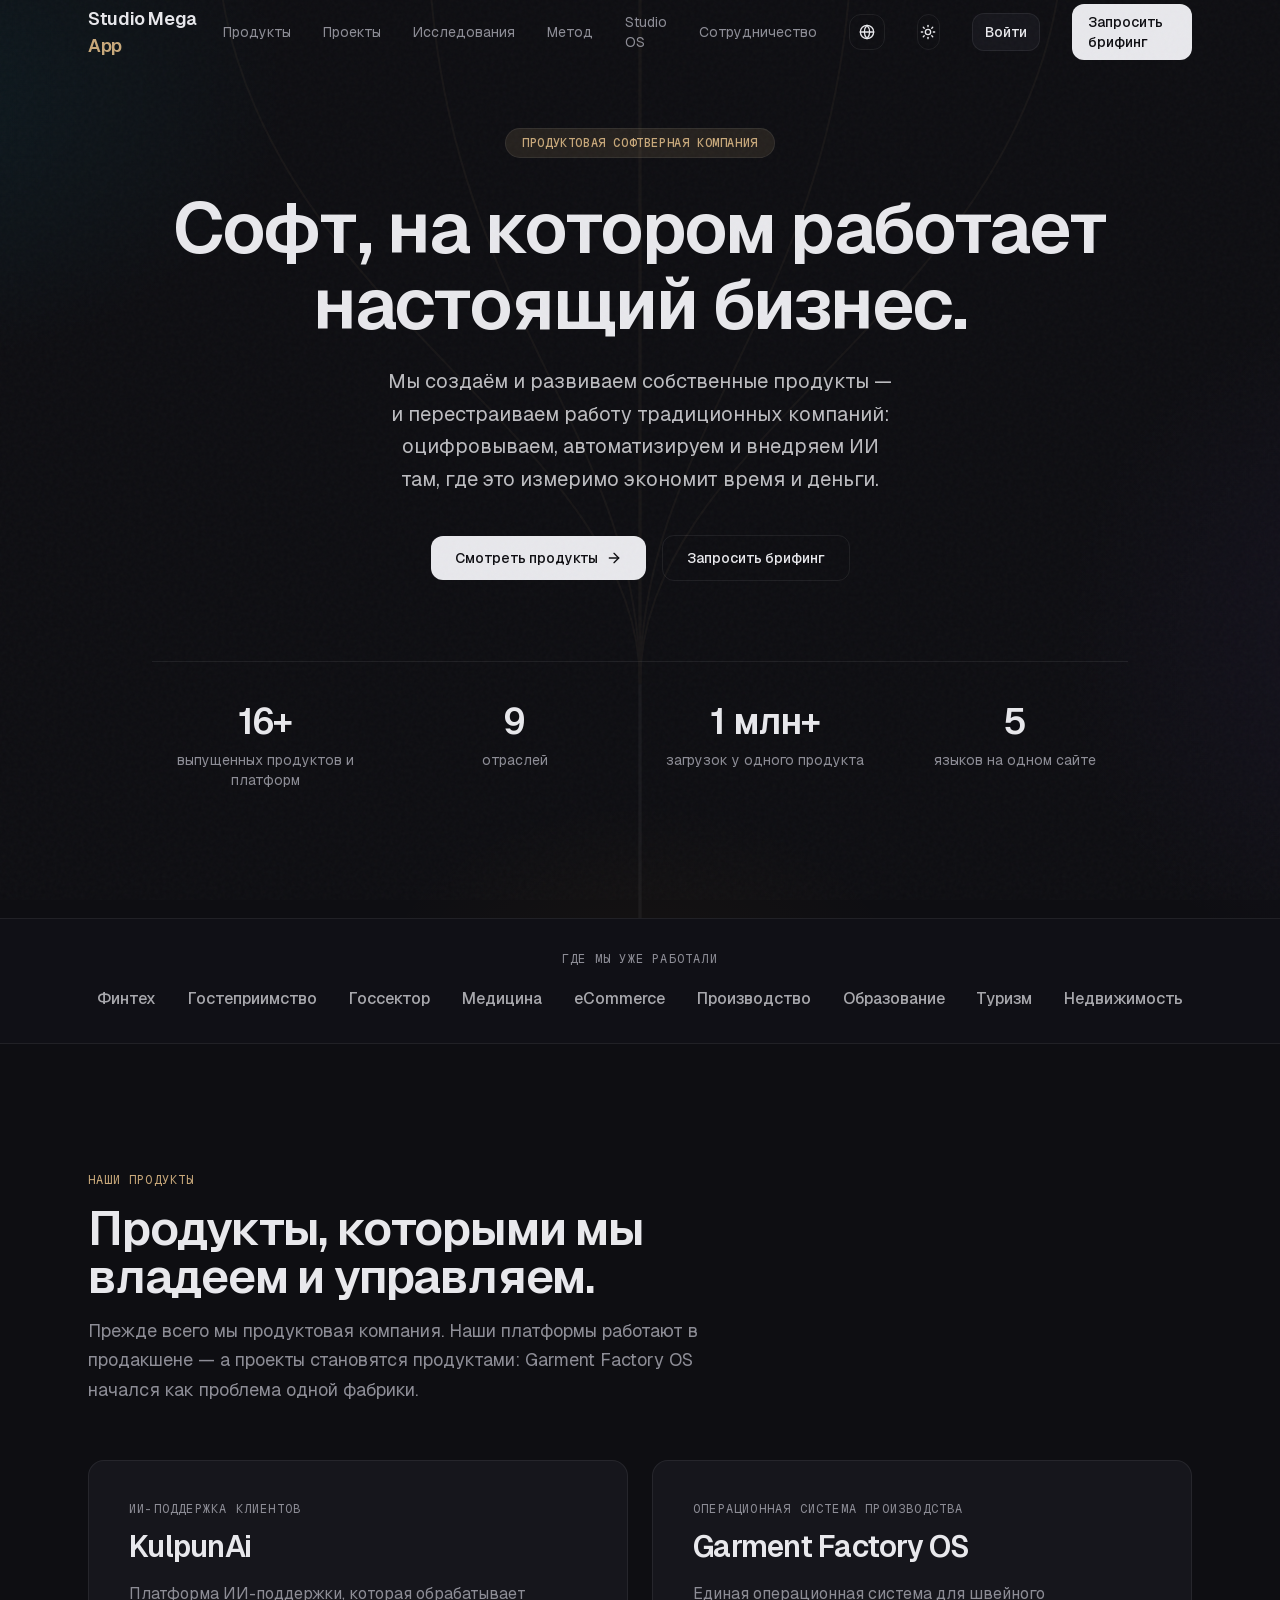
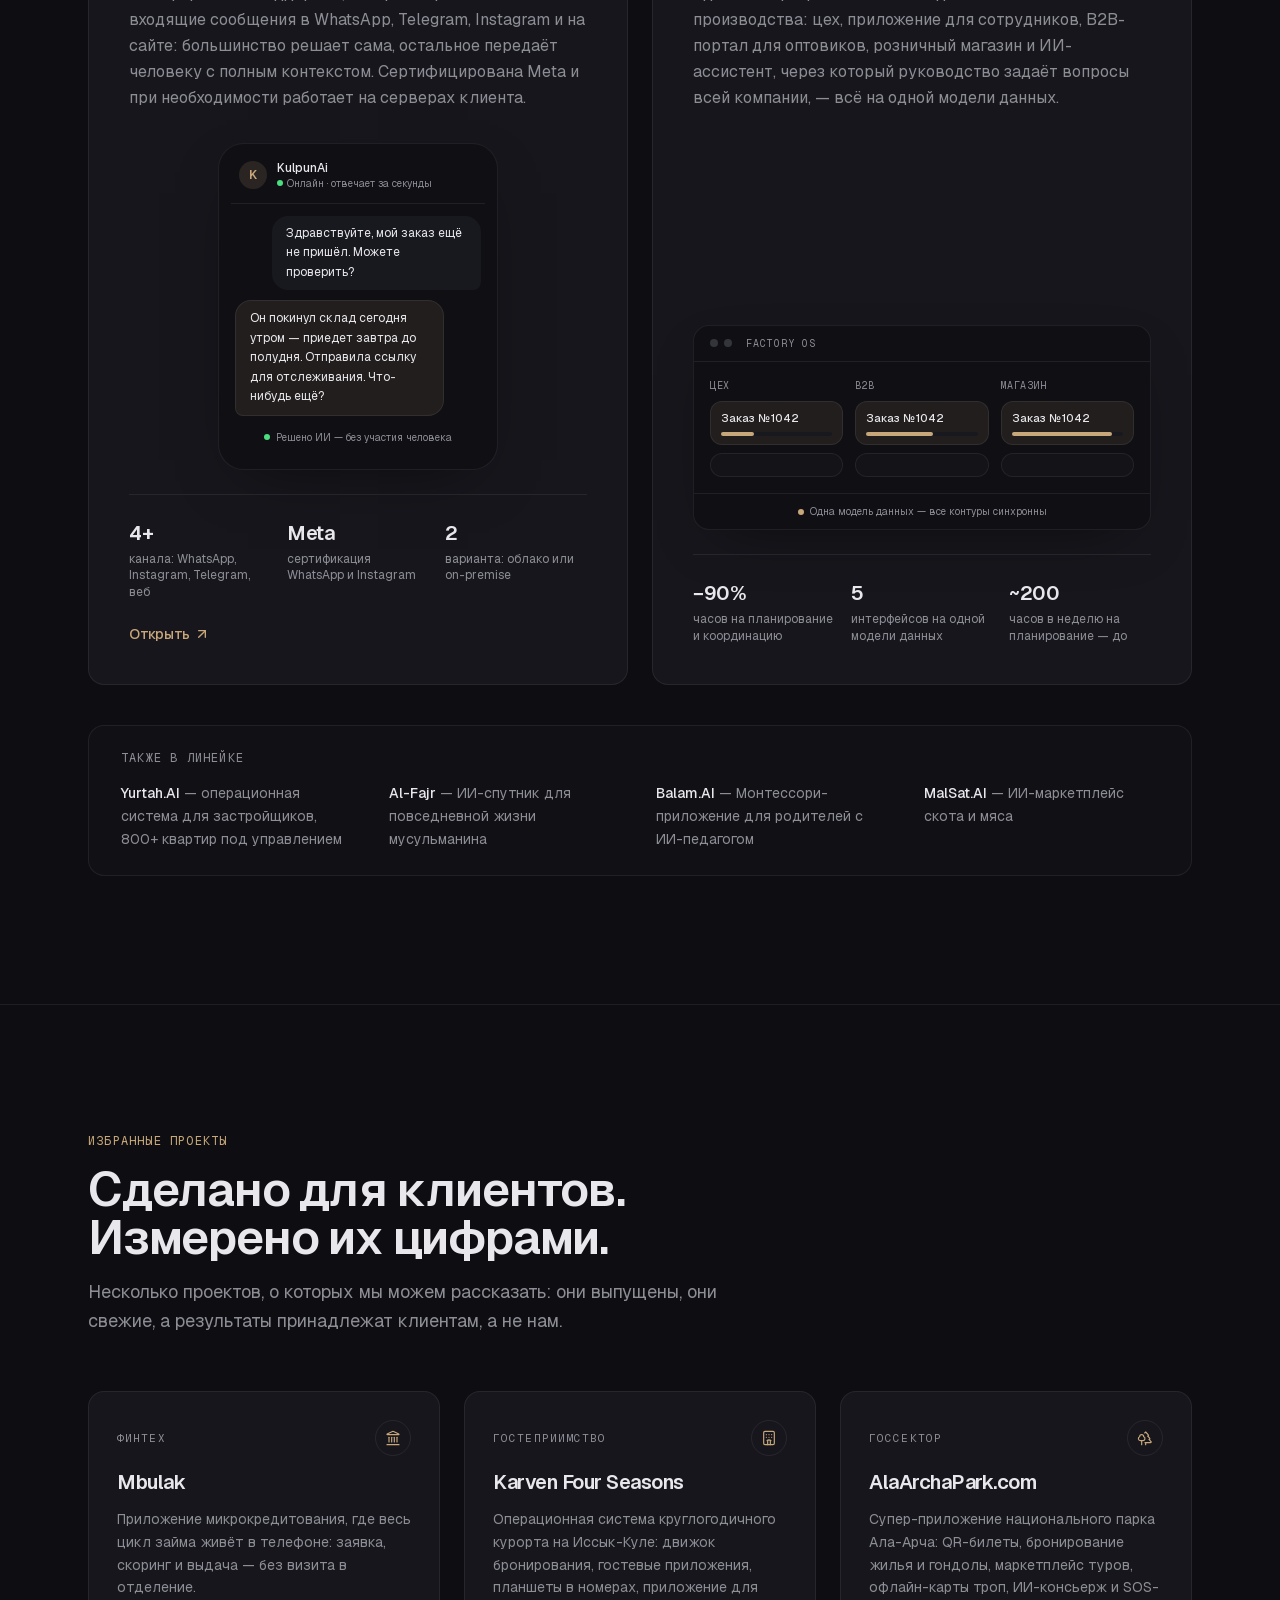
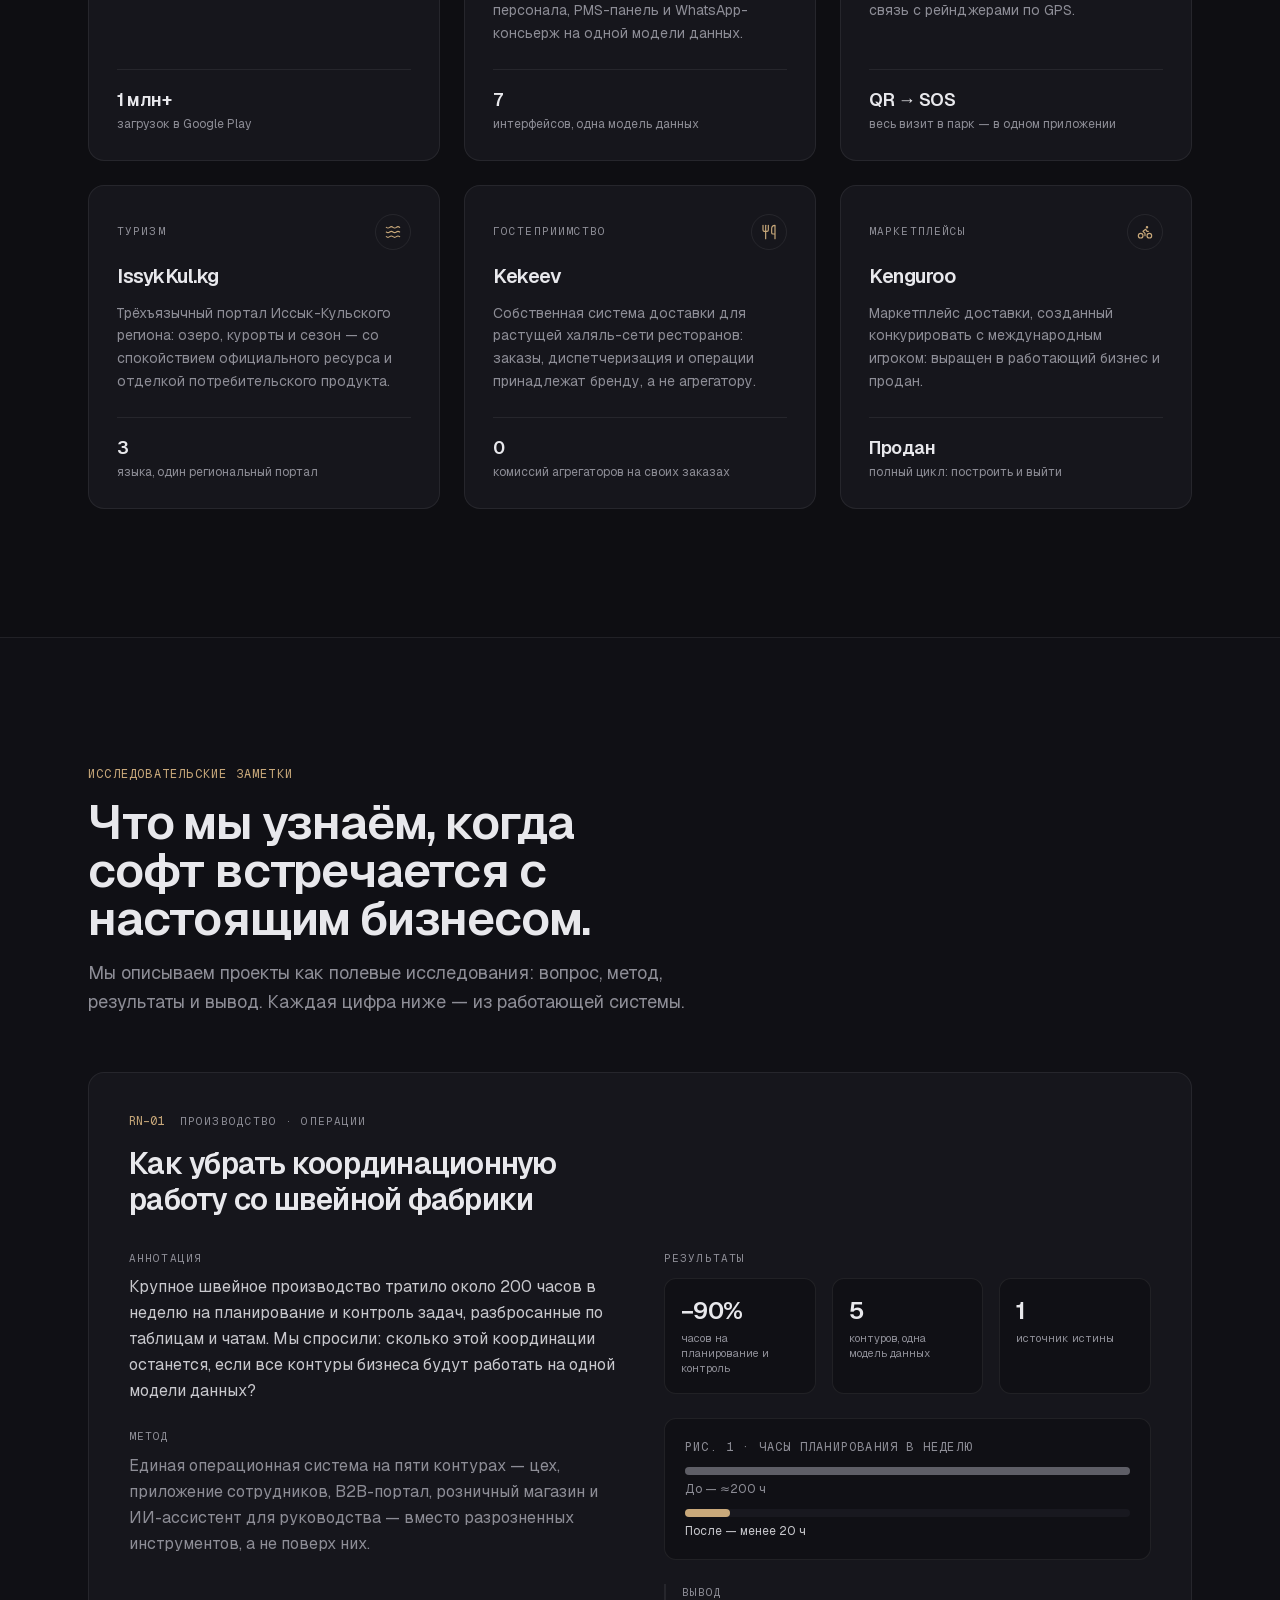
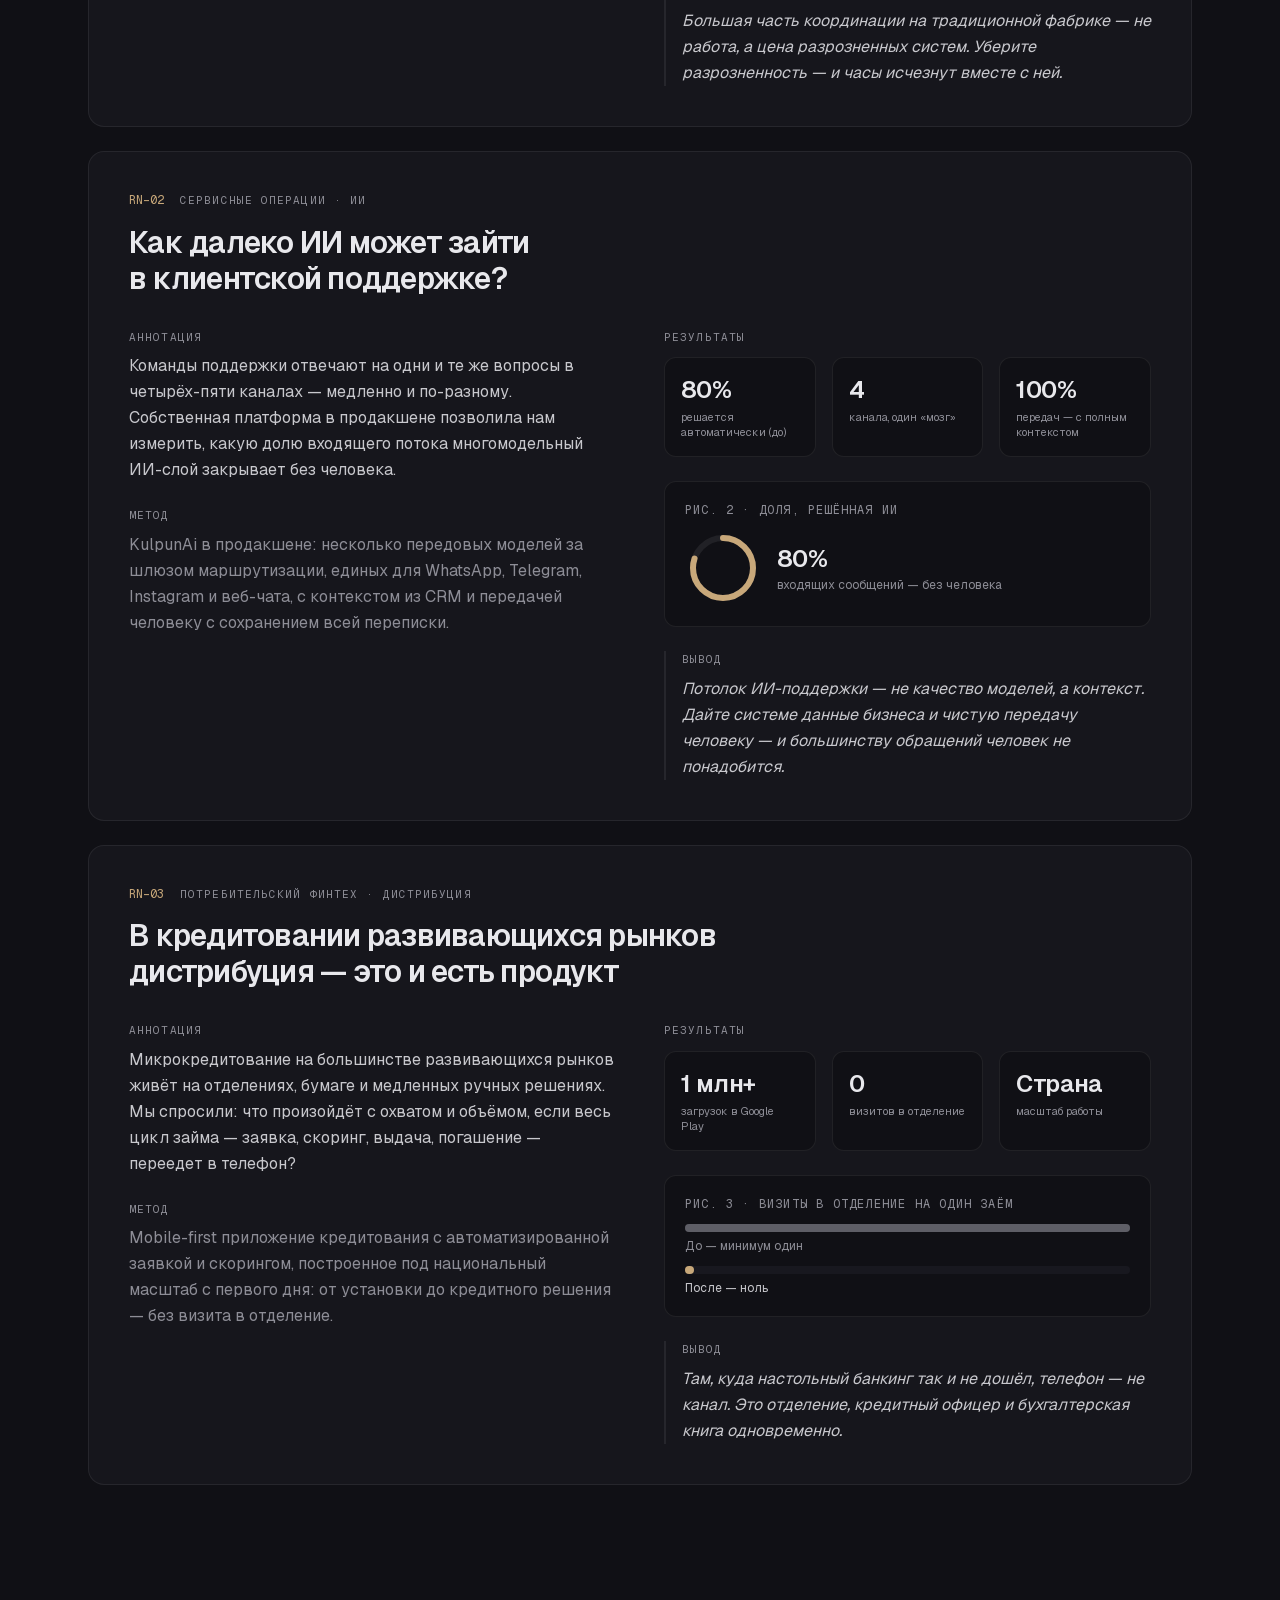
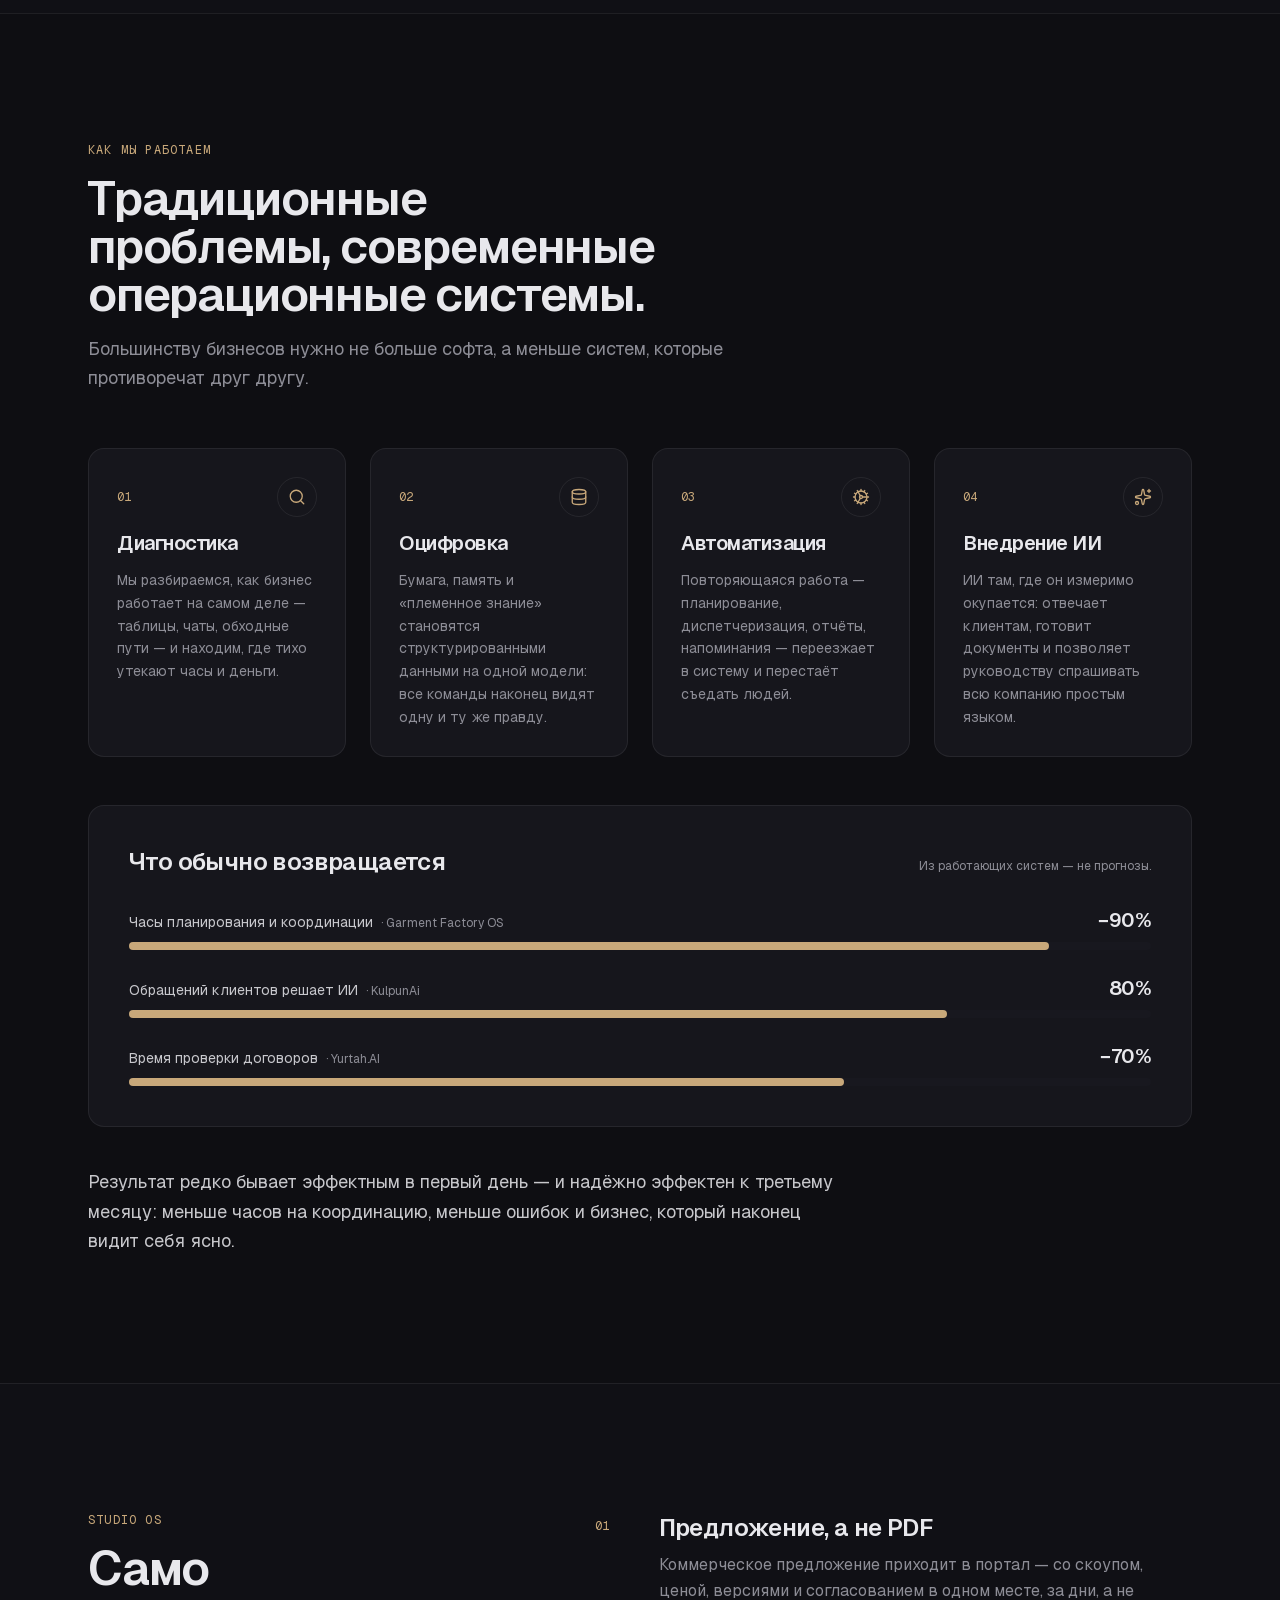
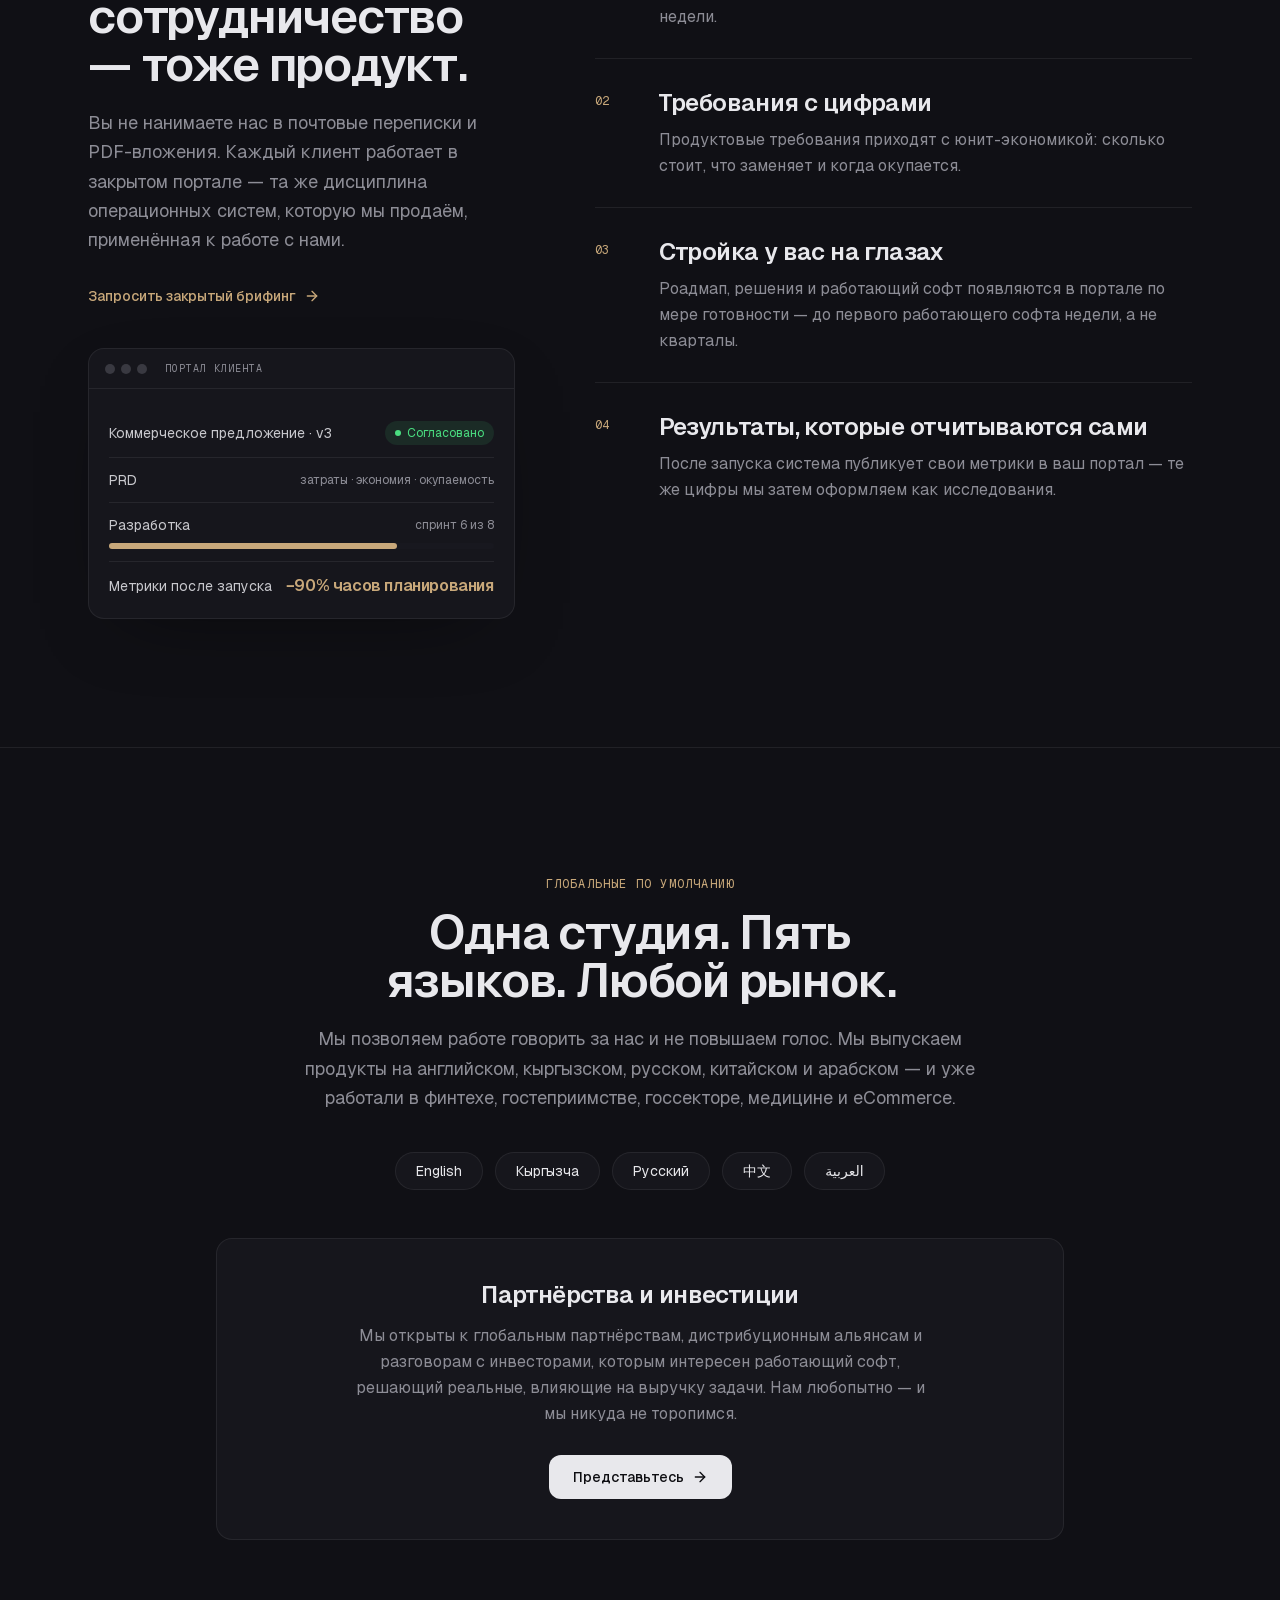
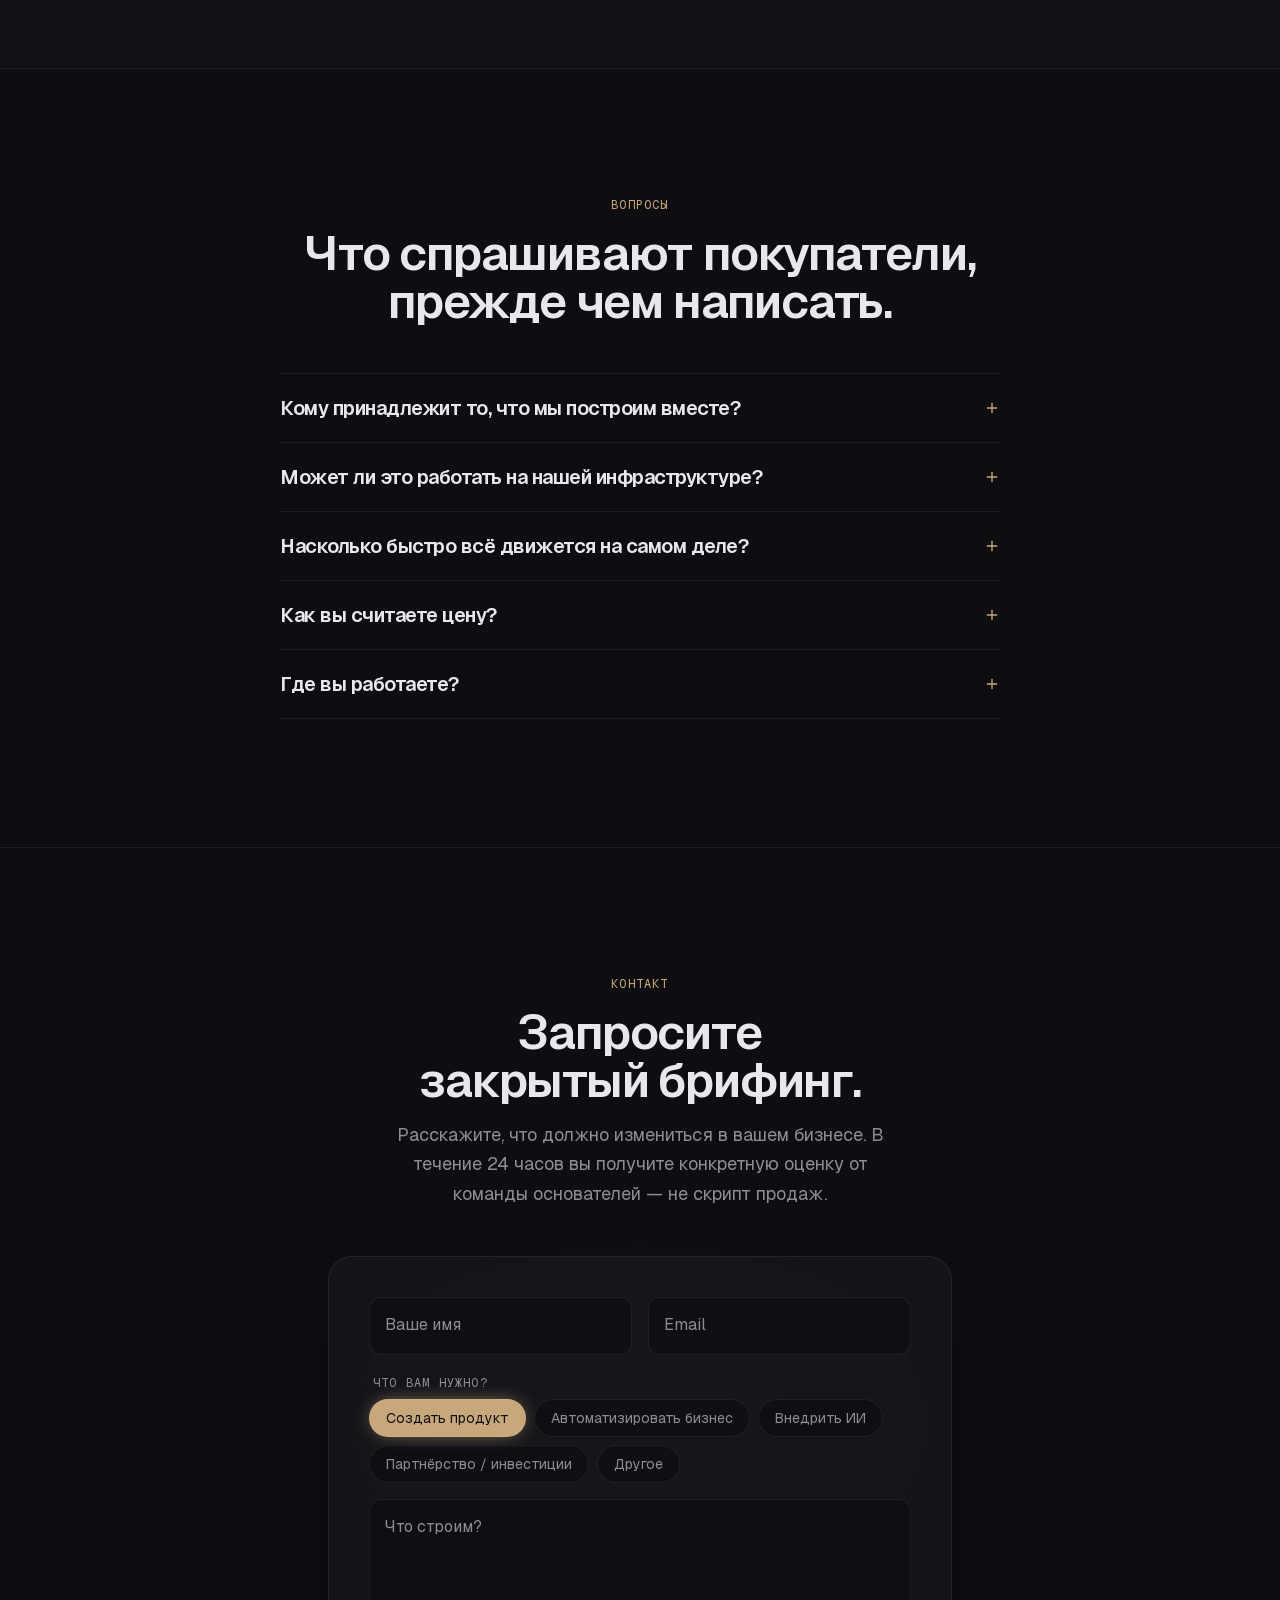
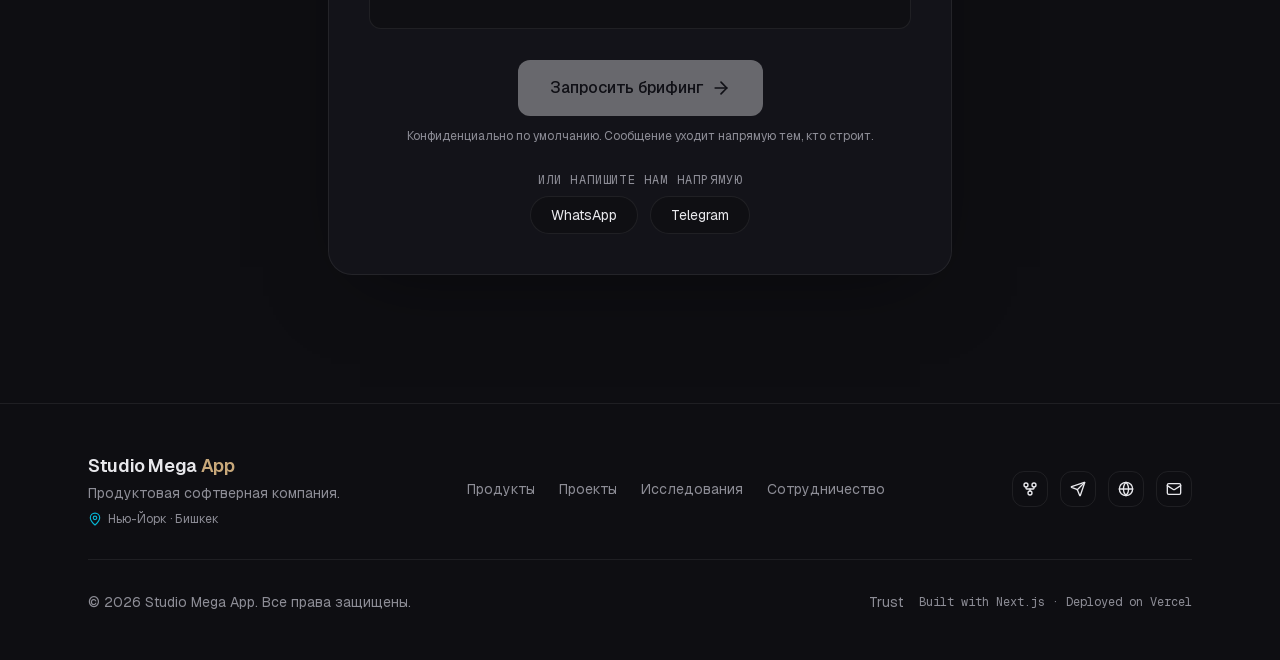
<file: ru/index.html>
<!DOCTYPE html><html lang="ru" dir="ltr" class="geist_e1c77e14-module__9VmjcW__variable geist_mono_6345a343-module__AiHuna__variable lora_10f9dab2-module__GYwaTW__variable h-full antialiased"><head><meta charSet="utf-8"/><meta name="viewport" content="width=device-width, initial-scale=1"/><link rel="preload" href="/_next/static/media/4fa387ec64143e14-s.p.0wkzw~je483f-.woff2" as="font" crossorigin="" type="font/woff2"/><link rel="preload" href="/_next/static/media/5e5dfa9e86f764b8-s.p.0o9~3wzuvo.a_.woff2" as="font" crossorigin="" type="font/woff2"/><link rel="preload" href="/_next/static/media/659720fbcac806cc-s.p.11sf0lfiq6c6p.woff2" as="font" crossorigin="" type="font/woff2"/><link rel="preload" href="/_next/static/media/71fbf9c08529c2a5-s.p.0s73vwibz65qg.woff2" as="font" crossorigin="" type="font/woff2"/><link rel="preload" href="/_next/static/media/797e433ab948586e-s.p.08e28id.o-okb.woff2" as="font" crossorigin="" type="font/woff2"/><link rel="preload" href="/_next/static/media/8a480f0b521d4e75-s.p.0jzbimsg8vl84.woff2" as="font" crossorigin="" type="font/woff2"/><link rel="preload" href="/_next/static/media/8c2eb9ceedecfc8e-s.p.0oeo8epbafgia.woff2" as="font" crossorigin="" type="font/woff2"/><link rel="preload" href="/_next/static/media/caa3a2e1cccd8315-s.p.09~u27dqhyhd6.woff2" as="font" crossorigin="" type="font/woff2"/><link rel="stylesheet" href="/_next/static/chunks/066tcoo3f~~na.css" data-precedence="next"/><link rel="stylesheet" href="/_next/static/chunks/0iqidqnw78vro.css" data-precedence="next"/><link rel="preload" as="script" fetchPriority="low" href="/_next/static/chunks/04_4irp13w-i3.js"/><script src="/_next/static/chunks/0bez-h9ml5vyg.js" async=""></script><script src="/_next/static/chunks/0xnqwa6d2t5md.js" async=""></script><script src="/_next/static/chunks/0ocuq__ahlhfw.js" async=""></script><script src="/_next/static/chunks/147waztulgip5.js" async=""></script><script src="/_next/static/chunks/turbopack-0utp4pz0fl~gm.js" async=""></script><script src="/_next/static/chunks/05c23t9ishq20.js" async=""></script><script src="/_next/static/chunks/034wfjuz0qajn.js" async=""></script><script src="/_next/static/chunks/09ukbqfoggvk2.js" async=""></script><script src="/_next/static/chunks/13dcgyqo1m1e3.js" async=""></script><script src="/_next/static/chunks/0dkbz3wiaq8b3.js" async=""></script><script src="/_next/static/chunks/16udjw3b5dzle.js" async=""></script><script src="/_next/static/chunks/0eddlec2bi.z7.js" async=""></script><script src="/_next/static/chunks/05r_1qjv088oh.js" async=""></script><script src="/_next/static/chunks/0~o~lifizh.n6.js" async=""></script><script src="/_next/static/chunks/11n60zcj-lmux.js" async=""></script><meta name="next-size-adjust" content=""/><title>Studio Mega App — продуктовая софтверная компания</title><meta name="description" content="Studio Mega App — продуктовая софтверная компания. Мы создаём собственные продукты — KulpunAi и Garment Factory OS — и модернизируем традиционный бизнес с помощью софта и ИИ: финтех, гостеприимство, госсектор, медицина, eCommerce."/><meta name="author" content="Studio Mega App"/><meta name="keywords" content="продуктовая софтверная компания,внедрение ИИ,автоматизация бизнеса,цифровая трансформация,операционная система для бизнеса,ИИ-поддержка клиентов,софт для швейной фабрики,разработка финтех-приложений,софт для отелей,цифровые госплатформы,медицинский софт,eCommerce платформы,Studio Mega App"/><meta name="robots" content="index, follow"/><link rel="canonical" href="https://studiomega.app/ru"/><link rel="alternate" hrefLang="ky" href="https://studiomega.app/ky"/><link rel="alternate" hrefLang="ru" href="https://studiomega.app/ru"/><link rel="alternate" hrefLang="en" href="https://studiomega.app/en"/><link rel="alternate" hrefLang="zh" href="https://studiomega.app/zh"/><link rel="alternate" hrefLang="ar" href="https://studiomega.app/ar"/><link rel="alternate" hrefLang="x-default" href="https://studiomega.app/en"/><meta property="og:title" content="Studio Mega App — продуктовая софтверная компания"/><meta property="og:description" content="Мы создаём собственные продукты и перестраиваем работу традиционного бизнеса: оцифровка, автоматизация и ИИ там, где это измеримо экономит время и деньги."/><meta property="og:site_name" content="Studio Mega App"/><meta property="og:locale" content="ru_RU"/><meta property="og:image" content="https://studiomega.app/og.png"/><meta property="og:image:width" content="1200"/><meta property="og:image:height" content="630"/><meta property="og:type" content="website"/><meta name="twitter:card" content="summary_large_image"/><meta name="twitter:title" content="Studio Mega App — продуктовая софтверная компания"/><meta name="twitter:description" content="Собственные продукты. Операционные системы для клиентов. ИИ там, где он измеримо окупается. English · Кыргызча · Русский · 中文 · العربية."/><meta name="twitter:image" content="https://studiomega.app/og.png"/><link rel="icon" href="/icon.svg?icon.05by4i9i37xe4.svg" sizes="any" type="image/svg+xml"/><link rel="apple-touch-icon" href="/apple-icon.png?apple-icon.0q9xyt2x3g4x3.png" sizes="180x180" type="image/png"/><script src="/_next/static/chunks/03~yq9q893hmn.js" noModule=""></script></head><body class="min-h-full flex flex-col"><div hidden=""><!--$--><!--/$--></div><script>((a,b,c,d,e,f,g,h)=>{let i=document.documentElement,j=["light","dark"];function k(b){var c;(Array.isArray(a)?a:[a]).forEach(a=>{let c="class"===a,d=c&&f?e.map(a=>f[a]||a):e;c?(i.classList.remove(...d),i.classList.add(f&&f[b]?f[b]:b)):i.setAttribute(a,b)}),c=b,h&&j.includes(c)&&(i.style.colorScheme=c)}if(d)k(d);else try{let a=localStorage.getItem(b)||c,d=g&&"system"===a?window.matchMedia("(prefers-color-scheme: dark)").matches?"dark":"light":a;k(d)}catch(a){}})("class","theme","dark",null,["light","dark"],null,false,true)</script><script type="application/ld+json">[{"@context":"https://schema.org","@type":"Organization","name":"Studio Mega App","url":"https://studiomega.app","logo":"https://studiomega.app/icon.svg","description":"A software product company. Own products, client operating systems, and AI integration for fintech, hospitality, government, medicine, and eCommerce.","address":{"@type":"PostalAddress","streetAddress":"133 East 27th Street, Suite 2B","addressLocality":"New York","addressRegion":"NY","postalCode":"10016","addressCountry":"US"},"knowsLanguage":["en","ky","ru","zh","ar"]},{"@context":"https://schema.org","@type":"FAQPage","mainEntity":[{"@type":"Question","name":"Кому принадлежит то, что мы построим вместе?","acceptedAnswer":{"@type":"Answer","text":"Вам. Клиентские системы передаются с полным исходным кодом и правами — без привязки и лицензионного счётчика. Наши собственные продукты (KulpunAi, Garment Factory OS) остаются нашими; всё, что построено для вас, — ваше."}},{"@type":"Question","name":"Может ли это работать на нашей инфраструктуре?","acceptedAnswer":{"@type":"Answer","text":"Да. Когда этого требует безопасность или регулирование, системы разворачиваются на ваших серверах — KulpunAi уже работает on-premise у клиентов с высокими требованиями и сертифицирован Meta для WhatsApp и Instagram."}},{"@type":"Question","name":"Насколько быстро всё движется на самом деле?","acceptedAnswer":{"@type":"Answer","text":"Ответ — в течение 24 часов. Коммерческое предложение со скоупом и ценой приходит в ваш портал за дни, а не недели, а работающий софт вы видите через недели, а не кварталы."}},{"@type":"Question","name":"Как вы считаете цену?","acceptedAnswer":{"@type":"Answer","text":"Предложения с фиксированным скоупом и юнит-экономикой: сколько стоит, что заменяет, когда окупается. Для подходящих проектов рассматриваем и партнёрство за долю."}},{"@type":"Question","name":"Где вы работаете?","acceptedAnswer":{"@type":"Answer","text":"Глобально, remote-first, на пяти языках — английском, кыргызском, русском, китайском и арабском — с присутствием в Нью-Йорке и Бишкеке. Мы выпускали проекты в финтехе, гостеприимстве, госсекторе, медицине и eCommerce."}}]}]</script><header class="fixed top-0 left-0 right-0 z-40 transition-all duration-300 bg-transparent"><nav class="max-w-6xl mx-auto px-4 sm:px-6 h-16 flex items-center justify-between"><a href="#" class="wordmark hover:text-accent transition-colors">Studio Mega <span class="text-accent">App</span></a><div class="hidden md:flex items-center gap-8"><a href="#products" class="text-sm text-muted-foreground hover:text-foreground transition-colors">Продукты</a><a href="#work" class="text-sm text-muted-foreground hover:text-foreground transition-colors">Проекты</a><a href="#research" class="text-sm text-muted-foreground hover:text-foreground transition-colors">Исследования</a><a href="#method" class="text-sm text-muted-foreground hover:text-foreground transition-colors">Метод</a><a href="#os" class="text-sm text-muted-foreground hover:text-foreground transition-colors">Studio OS</a><a href="#contact" class="text-sm text-muted-foreground hover:text-foreground transition-colors">Сотрудничество</a><div class="relative"><button class="w-9 h-9 flex items-center justify-center rounded-lg border border-border hover:bg-muted transition-colors disabled:opacity-50" aria-label="Язык"><svg xmlns="http://www.w3.org/2000/svg" width="24" height="24" viewBox="0 0 24 24" fill="none" stroke="currentColor" stroke-width="2" stroke-linecap="round" stroke-linejoin="round" class="lucide lucide-globe w-4 h-4" aria-hidden="true"><circle cx="12" cy="12" r="10"></circle><path d="M12 2a14.5 14.5 0 0 0 0 20 14.5 14.5 0 0 0 0-20"></path><path d="M2 12h20"></path></svg></button></div><div class="w-9 h-9"></div><a href="/en/portal" class="inline-flex items-center gap-1.5 rounded-lg border border-border bg-card px-3 py-2 text-sm font-medium text-foreground hover:border-accent/50 hover:text-accent transition-colors">Войти</a><a href="#contact" class="px-4 py-2 text-sm font-medium bg-foreground text-background rounded-lg hover:opacity-85 transition-opacity">Запросить брифинг</a></div><div class="flex md:hidden items-center gap-3"><div class="relative"><button class="w-9 h-9 flex items-center justify-center rounded-lg border border-border hover:bg-muted transition-colors disabled:opacity-50" aria-label="Язык"><svg xmlns="http://www.w3.org/2000/svg" width="24" height="24" viewBox="0 0 24 24" fill="none" stroke="currentColor" stroke-width="2" stroke-linecap="round" stroke-linejoin="round" class="lucide lucide-globe w-4 h-4" aria-hidden="true"><circle cx="12" cy="12" r="10"></circle><path d="M12 2a14.5 14.5 0 0 0 0 20 14.5 14.5 0 0 0 0-20"></path><path d="M2 12h20"></path></svg></button></div><div class="w-9 h-9"></div><button class="w-9 h-9 flex items-center justify-center rounded-lg border border-border hover:bg-muted transition-colors" aria-label="Открыть меню"><svg xmlns="http://www.w3.org/2000/svg" width="24" height="24" viewBox="0 0 24 24" fill="none" stroke="currentColor" stroke-width="2" stroke-linecap="round" stroke-linejoin="round" class="lucide lucide-menu w-4 h-4" aria-hidden="true"><path d="M4 5h16"></path><path d="M4 12h16"></path><path d="M4 19h16"></path></svg></button></div></nav></header><main class="flex-1"><section class="relative min-h-[92vh] flex items-center overflow-hidden"><div class="gradient-mesh"></div><svg aria-hidden="true" class="absolute left-1/2 top-1/2 -z-0 h-[130%] w-auto -translate-x-1/2 -translate-y-1/2 opacity-[0.05]" viewBox="0 0 800 900" fill="none"><path d="M 80 40 C 80 330, 400 420, 400 620" stroke="var(--accent)" stroke-width="1.5"></path><path d="M 240 40 C 240 330, 400 420, 400 620" stroke="var(--accent)" stroke-width="1.5"></path><path d="M 400 40 C 400 330, 400 420, 400 620" stroke="var(--accent)" stroke-width="2.5"></path><path d="M 560 40 C 560 330, 400 420, 400 620" stroke="var(--accent)" stroke-width="1.5"></path><path d="M 720 40 C 720 330, 400 420, 400 620" stroke="var(--accent)" stroke-width="1.5"></path><path d="M 400 620 L 400 860" stroke="var(--foreground)" stroke-width="2.5"></path><circle cx="80" cy="40" r="4" fill="var(--accent)"></circle><circle cx="240" cy="40" r="4" fill="var(--accent)"></circle><circle cx="400" cy="40" r="4" fill="var(--accent)"></circle><circle cx="560" cy="40" r="4" fill="var(--accent)"></circle><circle cx="720" cy="40" r="4" fill="var(--accent)"></circle></svg><div class="relative z-10 w-full max-w-5xl mx-auto px-4 sm:px-6 py-32 text-center"><div style="opacity:0;transform:translateY(16px)"><span class="inline-flex items-center gap-2 px-4 py-1.5 text-xs font-mono font-medium tracking-wider uppercase text-accent bg-accent-glow border border-accent/20 rounded-full">Продуктовая софтверная компания</span></div><h1 class="mt-8 font-display text-4xl sm:text-6xl md:text-7xl font-medium tracking-tight leading-[1.05] text-balance" style="opacity:0;transform:translateY(16px)">Софт, на котором работает настоящий бизнес.</h1><p class="mt-6 mx-auto max-w-2xl text-lg sm:text-xl text-foreground/80 leading-relaxed text-balance">Мы создаём и развиваем собственные продукты — и перестраиваем работу традиционных компаний: оцифровываем, автоматизируем и внедряем ИИ там, где это измеримо экономит время и деньги.</p><div class="mt-10 flex flex-col sm:flex-row items-center justify-center gap-4" style="opacity:0;transform:translateY(16px)"><a href="#products" class="relative inline-flex items-center justify-center gap-2 group px-6 py-3 text-sm font-medium bg-foreground text-background rounded-lg hover:opacity-90 transition-opacity" style="transform:none">Смотреть продукты<svg xmlns="http://www.w3.org/2000/svg" width="24" height="24" viewBox="0 0 24 24" fill="none" stroke="currentColor" stroke-width="2" stroke-linecap="round" stroke-linejoin="round" class="lucide lucide-arrow-right w-4 h-4 group-hover:translate-x-0.5 transition-transform rtl:rotate-180" aria-hidden="true"><path d="M5 12h14"></path><path d="m12 5 7 7-7 7"></path></svg></a><a href="#contact" class="relative inline-flex items-center justify-center gap-2 px-6 py-3 text-sm font-medium border border-border rounded-lg hover:bg-muted transition-colors" style="transform:none">Запросить брифинг</a></div><dl class="mt-20 grid grid-cols-2 md:grid-cols-4 gap-x-6 gap-y-10 border-t border-border pt-10" style="opacity:0"><div><dd class="font-display text-3xl sm:text-4xl tracking-tight">16+</dd><dt class="mt-2 text-xs sm:text-sm text-muted-foreground">выпущенных продуктов и платформ</dt></div><div><dd class="font-display text-3xl sm:text-4xl tracking-tight">9</dd><dt class="mt-2 text-xs sm:text-sm text-muted-foreground">отраслей</dt></div><div><dd class="font-display text-3xl sm:text-4xl tracking-tight">1 млн+</dd><dt class="mt-2 text-xs sm:text-sm text-muted-foreground">загрузок у одного продукта</dt></div><div><dd class="font-display text-3xl sm:text-4xl tracking-tight">5</dd><dt class="mt-2 text-xs sm:text-sm text-muted-foreground">языков на одном сайте</dt></div></dl></div></section><section class="border-y border-border bg-card/40"><div class="max-w-6xl mx-auto px-4 sm:px-6 py-8"><p class="text-center text-xs font-mono uppercase tracking-widest text-muted-foreground">Где мы уже работали</p><ul class="mt-5 flex flex-wrap justify-center gap-x-8 gap-y-3"><li class="text-sm sm:text-base text-foreground/70 font-medium">Финтех</li><li class="text-sm sm:text-base text-foreground/70 font-medium">Гостеприимство</li><li class="text-sm sm:text-base text-foreground/70 font-medium">Госсектор</li><li class="text-sm sm:text-base text-foreground/70 font-medium">Медицина</li><li class="text-sm sm:text-base text-foreground/70 font-medium">eCommerce</li><li class="text-sm sm:text-base text-foreground/70 font-medium">Производство</li><li class="text-sm sm:text-base text-foreground/70 font-medium">Образование</li><li class="text-sm sm:text-base text-foreground/70 font-medium">Туризм</li><li class="text-sm sm:text-base text-foreground/70 font-medium">Недвижимость</li></ul></div></section><section id="products" class="relative py-24 sm:py-32"><div class="max-w-6xl mx-auto px-4 sm:px-6"><p class="text-xs font-mono uppercase tracking-widest text-accent">Наши продукты</p><h2 class="mt-4 font-display text-3xl sm:text-5xl font-medium tracking-tight max-w-2xl text-balance">Продукты, которыми мы владеем и управляем.</h2><p class="mt-4 max-w-2xl text-base sm:text-lg text-muted-foreground leading-relaxed">Прежде всего мы продуктовая компания. Наши платформы работают в продакшене — а проекты становятся продуктами: Garment Factory OS начался как проблема одной фабрики.</p><div class="mt-14 grid gap-6 lg:grid-cols-2"><article class="group relative flex flex-col rounded-2xl border border-border bg-card p-8 sm:p-10 hover:bg-card-hover transition-colors" style="opacity:0;transform:translateY(24px)"><p class="text-xs font-mono uppercase tracking-widest text-muted-foreground">ИИ-поддержка клиентов</p><h3 class="mt-3 font-display text-2xl sm:text-3xl tracking-tight">KulpunAi</h3><p class="mt-4 text-sm sm:text-base text-muted-foreground leading-relaxed flex-1">Платформа ИИ-поддержки, которая обрабатывает входящие сообщения в WhatsApp, Telegram, Instagram и на сайте: большинство решает сама, остальное передаёт человеку с полным контекстом. Сертифицирована Meta и при необходимости работает на серверах клиента.</p><div class="mt-8"><div class="mx-auto w-full max-w-[280px] rounded-[1.6rem] border border-border bg-background/70 p-3 shadow-[0_20px_60px_-30px_rgba(0,0,0,0.6)]" aria-hidden="true"><div class="flex items-center gap-2.5 border-b border-border px-2 pb-3 pt-1"><span class="flex h-7 w-7 items-center justify-center rounded-full bg-accent/15 font-display text-xs text-accent">K</span><div class="flex-1"><p class="text-xs font-medium">KulpunAi</p><p class="flex items-center gap-1 text-[10px] text-muted-foreground"><span class="h-1.5 w-1.5 rounded-full bg-signal-ok"></span>Онлайн · отвечает за секунды</p></div></div><div class="space-y-2.5 px-1 py-3"><div class="ms-auto w-fit max-w-[85%] rounded-2xl rounded-ee-md bg-muted px-3.5 py-2 text-xs leading-relaxed" style="opacity:0;transform:translateY(8px)">Здравствуйте, мой заказ ещё не пришёл. Можете проверить?</div><div class="me-auto w-fit max-w-[85%] rounded-2xl rounded-es-md border border-accent/25 bg-accent/10 px-3.5 py-2 text-xs leading-relaxed" style="opacity:0;transform:translateY(8px)">Он покинул склад сегодня утром — приедет завтра до полудня. Отправила ссылку для отслеживания. Что-нибудь ещё?</div><p class="flex items-center justify-center gap-1.5 pt-1 text-[10px] text-muted-foreground" style="opacity:0"><span class="h-1.5 w-1.5 rounded-full bg-signal-ok"></span>Решено ИИ — без участия человека</p></div></div></div><dl class="mt-6 grid grid-cols-3 gap-4 border-t border-border pt-6"><div><dd class="font-display text-lg sm:text-xl">4+</dd><dt class="mt-1 text-[11px] sm:text-xs text-muted-foreground leading-snug">канала: WhatsApp, Instagram, Telegram, веб</dt></div><div><dd class="font-display text-lg sm:text-xl">Meta</dd><dt class="mt-1 text-[11px] sm:text-xs text-muted-foreground leading-snug">сертификация WhatsApp и Instagram</dt></div><div><dd class="font-display text-lg sm:text-xl">2</dd><dt class="mt-1 text-[11px] sm:text-xs text-muted-foreground leading-snug">варианта: облако или on-premise</dt></div></dl><a href="https://kulpunai.com" target="_blank" rel="noopener noreferrer" class="mt-6 inline-flex items-center gap-1 text-sm font-medium text-accent hover:underline">Открыть<svg xmlns="http://www.w3.org/2000/svg" width="24" height="24" viewBox="0 0 24 24" fill="none" stroke="currentColor" stroke-width="2" stroke-linecap="round" stroke-linejoin="round" class="lucide lucide-arrow-up-right w-4 h-4 rtl:-scale-x-100" aria-hidden="true"><path d="M7 7h10v10"></path><path d="M7 17 17 7"></path></svg><span class="absolute inset-0" aria-hidden="true"></span></a></article><article class="group relative flex flex-col rounded-2xl border border-border bg-card p-8 sm:p-10 hover:bg-card-hover transition-colors" style="opacity:0;transform:translateY(24px)"><p class="text-xs font-mono uppercase tracking-widest text-muted-foreground">Операционная система производства</p><h3 class="mt-3 font-display text-2xl sm:text-3xl tracking-tight">Garment Factory OS</h3><p class="mt-4 text-sm sm:text-base text-muted-foreground leading-relaxed flex-1">Единая операционная система для швейного производства: цех, приложение для сотрудников, B2B-портал для оптовиков, розничный магазин и ИИ-ассистент, через который руководство задаёт вопросы всей компании, — всё на одной модели данных.</p><div class="mt-8"><div class="overflow-hidden rounded-2xl border border-border bg-background/70 shadow-[0_20px_60px_-30px_rgba(0,0,0,0.6)]" aria-hidden="true"><div class="flex items-center gap-1.5 border-b border-border px-4 py-2.5"><span class="h-2 w-2 rounded-full bg-muted-foreground/30"></span><span class="h-2 w-2 rounded-full bg-muted-foreground/30"></span><span class="ms-2 font-mono text-[10px] uppercase tracking-widest text-muted-foreground">Factory OS</span></div><div class="grid grid-cols-3 gap-3 p-4"><div><p class="mb-2 truncate font-mono text-[10px] uppercase tracking-wider text-muted-foreground">Цех</p><div class="space-y-2"><div class="rounded-lg border border-accent/30 bg-accent/10 px-2.5 py-2" style="opacity:0;transform:translateY(8px)"><p class="truncate text-[11px] font-medium">Заказ №1042</p><div class="mt-1.5 h-1 rounded-full bg-muted"><div class="h-1 rounded-full bg-accent" style="width:0px"></div></div></div><div class="h-6 rounded-lg border border-border bg-card/60"></div></div></div><div><p class="mb-2 truncate font-mono text-[10px] uppercase tracking-wider text-muted-foreground">B2B</p><div class="space-y-2"><div class="rounded-lg border border-accent/30 bg-accent/10 px-2.5 py-2" style="opacity:0;transform:translateY(8px)"><p class="truncate text-[11px] font-medium">Заказ №1042</p><div class="mt-1.5 h-1 rounded-full bg-muted"><div class="h-1 rounded-full bg-accent" style="width:0px"></div></div></div><div class="h-6 rounded-lg border border-border bg-card/60"></div></div></div><div><p class="mb-2 truncate font-mono text-[10px] uppercase tracking-wider text-muted-foreground">Магазин</p><div class="space-y-2"><div class="rounded-lg border border-accent/30 bg-accent/10 px-2.5 py-2" style="opacity:0;transform:translateY(8px)"><p class="truncate text-[11px] font-medium">Заказ №1042</p><div class="mt-1.5 h-1 rounded-full bg-muted"><div class="h-1 rounded-full bg-accent" style="width:0px"></div></div></div><div class="h-6 rounded-lg border border-border bg-card/60"></div></div></div></div><p class="flex items-center justify-center gap-1.5 border-t border-border px-4 py-2.5 text-[10px] text-muted-foreground"><span class="h-1.5 w-1.5 rounded-full bg-accent"></span>Одна модель данных — все контуры синхронны</p></div></div><dl class="mt-6 grid grid-cols-3 gap-4 border-t border-border pt-6"><div><dd class="font-display text-lg sm:text-xl">−90%</dd><dt class="mt-1 text-[11px] sm:text-xs text-muted-foreground leading-snug">часов на планирование и координацию</dt></div><div><dd class="font-display text-lg sm:text-xl">5</dd><dt class="mt-1 text-[11px] sm:text-xs text-muted-foreground leading-snug">интерфейсов на одной модели данных</dt></div><div><dd class="font-display text-lg sm:text-xl">~200</dd><dt class="mt-1 text-[11px] sm:text-xs text-muted-foreground leading-snug">часов в неделю на планирование — до</dt></div></dl></article></div><div class="mt-10 rounded-2xl border border-border bg-card/40 px-6 py-6 sm:px-8"><p class="text-xs font-mono uppercase tracking-widest text-muted-foreground">Также в линейке</p><ul class="mt-4 grid gap-x-8 gap-y-3 sm:grid-cols-2 lg:grid-cols-4"><li class="text-sm leading-relaxed"><span class="font-medium">Yurtah.AI</span><span class="text-muted-foreground"> — <!-- -->операционная система для застройщиков, 800+ квартир под управлением</span></li><li class="text-sm leading-relaxed"><span class="font-medium">Al-Fajr</span><span class="text-muted-foreground"> — <!-- -->ИИ-спутник для повседневной жизни мусульманина</span></li><li class="text-sm leading-relaxed"><span class="font-medium">Balam.AI</span><span class="text-muted-foreground"> — <!-- -->Монтессори-приложение для родителей с ИИ-педагогом</span></li><li class="text-sm leading-relaxed"><span class="font-medium">MalSat.AI</span><span class="text-muted-foreground"> — <!-- -->ИИ-маркетплейс скота и мяса</span></li></ul></div></div></section><section id="work" class="relative py-24 sm:py-32 border-t border-border"><div class="max-w-6xl mx-auto px-4 sm:px-6"><p class="text-xs font-mono uppercase tracking-widest text-accent">Избранные проекты</p><h2 class="mt-4 font-display text-3xl sm:text-5xl font-medium tracking-tight max-w-2xl text-balance">Сделано для клиентов. Измерено их цифрами.</h2><p class="mt-4 max-w-2xl text-base sm:text-lg text-muted-foreground leading-relaxed">Несколько проектов, о которых мы можем рассказать: они выпущены, они свежие, а результаты принадлежат клиентам, а не нам.</p><div class="mt-14 grid gap-6 sm:grid-cols-2 lg:grid-cols-3"><article class="flex flex-col rounded-2xl border border-border bg-card p-7 hover:bg-card-hover transition-colors" style="opacity:0;transform:translateY(24px)"><div class="flex items-center justify-between gap-3"><p class="text-[11px] font-mono uppercase tracking-widest text-muted-foreground">Финтех</p><span class="flex h-9 w-9 items-center justify-center rounded-full border border-border text-accent"><svg xmlns="http://www.w3.org/2000/svg" width="24" height="24" viewBox="0 0 24 24" fill="none" stroke="currentColor" stroke-width="1.75" stroke-linecap="round" stroke-linejoin="round" class="lucide lucide-landmark h-4 w-4" aria-hidden="true"><path d="M10 18v-7"></path><path d="M11.12 2.198a2 2 0 0 1 1.76.006l7.866 3.847c.476.233.31.949-.22.949H3.474c-.53 0-.695-.716-.22-.949z"></path><path d="M14 18v-7"></path><path d="M18 18v-7"></path><path d="M3 22h18"></path><path d="M6 18v-7"></path></svg></span></div><h3 class="mt-3 font-display text-xl tracking-tight">Mbulak</h3><p class="mt-3 text-sm text-muted-foreground leading-relaxed flex-1">Приложение микрокредитования, где весь цикл займа живёт в телефоне: заявка, скоринг и выдача — без визита в отделение.</p><div class="mt-6 border-t border-border pt-4"><p class="font-display text-lg">1 млн+</p><p class="mt-0.5 text-xs text-muted-foreground">загрузок в Google Play</p></div></article><article class="flex flex-col rounded-2xl border border-border bg-card p-7 hover:bg-card-hover transition-colors" style="opacity:0;transform:translateY(24px)"><div class="flex items-center justify-between gap-3"><p class="text-[11px] font-mono uppercase tracking-widest text-muted-foreground">Гостеприимство</p><span class="flex h-9 w-9 items-center justify-center rounded-full border border-border text-accent"><svg xmlns="http://www.w3.org/2000/svg" width="24" height="24" viewBox="0 0 24 24" fill="none" stroke="currentColor" stroke-width="1.75" stroke-linecap="round" stroke-linejoin="round" class="lucide lucide-hotel h-4 w-4" aria-hidden="true"><path d="M10 22v-6.57"></path><path d="M12 11h.01"></path><path d="M12 7h.01"></path><path d="M14 15.43V22"></path><path d="M15 16a5 5 0 0 0-6 0"></path><path d="M16 11h.01"></path><path d="M16 7h.01"></path><path d="M8 11h.01"></path><path d="M8 7h.01"></path><rect x="4" y="2" width="16" height="20" rx="2"></rect></svg></span></div><h3 class="mt-3 font-display text-xl tracking-tight">Karven Four Seasons</h3><p class="mt-3 text-sm text-muted-foreground leading-relaxed flex-1">Операционная система круглогодичного курорта на Иссык-Куле: движок бронирования, гостевые приложения, планшеты в номерах, приложение для персонала, PMS-панель и WhatsApp-консьерж на одной модели данных.</p><div class="mt-6 border-t border-border pt-4"><p class="font-display text-lg">7</p><p class="mt-0.5 text-xs text-muted-foreground">интерфейсов, одна модель данных</p></div></article><article class="flex flex-col rounded-2xl border border-border bg-card p-7 hover:bg-card-hover transition-colors" style="opacity:0;transform:translateY(24px)"><div class="flex items-center justify-between gap-3"><p class="text-[11px] font-mono uppercase tracking-widest text-muted-foreground">Госсектор</p><span class="flex h-9 w-9 items-center justify-center rounded-full border border-border text-accent"><svg xmlns="http://www.w3.org/2000/svg" width="24" height="24" viewBox="0 0 24 24" fill="none" stroke="currentColor" stroke-width="1.75" stroke-linecap="round" stroke-linejoin="round" class="lucide lucide-trees h-4 w-4" aria-hidden="true"><path d="M10 10v.2A3 3 0 0 1 8.9 16H5a3 3 0 0 1-1-5.8V10a3 3 0 0 1 6 0Z"></path><path d="M7 16v6"></path><path d="M13 19v3"></path><path d="M12 19h8.3a1 1 0 0 0 .7-1.7L18 14h.3a1 1 0 0 0 .7-1.7L16 9h.2a1 1 0 0 0 .8-1.7L13 3l-1.4 1.5"></path></svg></span></div><h3 class="mt-3 font-display text-xl tracking-tight">AlaArchaPark.com</h3><p class="mt-3 text-sm text-muted-foreground leading-relaxed flex-1">Супер-приложение национального парка Ала-Арча: QR-билеты, бронирование жилья и гондолы, маркетплейс туров, офлайн-карты троп, ИИ-консьерж и SOS-связь с рейнджерами по GPS.</p><div class="mt-6 border-t border-border pt-4"><p class="font-display text-lg">QR → SOS</p><p class="mt-0.5 text-xs text-muted-foreground">весь визит в парк — в одном приложении</p></div></article><article class="flex flex-col rounded-2xl border border-border bg-card p-7 hover:bg-card-hover transition-colors" style="opacity:0;transform:translateY(24px)"><div class="flex items-center justify-between gap-3"><p class="text-[11px] font-mono uppercase tracking-widest text-muted-foreground">Туризм</p><span class="flex h-9 w-9 items-center justify-center rounded-full border border-border text-accent"><svg xmlns="http://www.w3.org/2000/svg" width="24" height="24" viewBox="0 0 24 24" fill="none" stroke="currentColor" stroke-width="1.75" stroke-linecap="round" stroke-linejoin="round" class="lucide lucide-waves-horizontal h-4 w-4" aria-hidden="true"><path d="M2 12q2.5 2 5 0t5 0 5 0 5 0"></path><path d="M2 19q2.5 2 5 0t5 0 5 0 5 0"></path><path d="M2 5q2.5 2 5 0t5 0 5 0 5 0"></path></svg></span></div><h3 class="mt-3 font-display text-xl tracking-tight">IssykKul.kg</h3><p class="mt-3 text-sm text-muted-foreground leading-relaxed flex-1">Трёхъязычный портал Иссык-Кульского региона: озеро, курорты и сезон — со спокойствием официального ресурса и отделкой потребительского продукта.</p><div class="mt-6 border-t border-border pt-4"><p class="font-display text-lg">3</p><p class="mt-0.5 text-xs text-muted-foreground">языка, один региональный портал</p></div></article><article class="flex flex-col rounded-2xl border border-border bg-card p-7 hover:bg-card-hover transition-colors" style="opacity:0;transform:translateY(24px)"><div class="flex items-center justify-between gap-3"><p class="text-[11px] font-mono uppercase tracking-widest text-muted-foreground">Гостеприимство</p><span class="flex h-9 w-9 items-center justify-center rounded-full border border-border text-accent"><svg xmlns="http://www.w3.org/2000/svg" width="24" height="24" viewBox="0 0 24 24" fill="none" stroke="currentColor" stroke-width="1.75" stroke-linecap="round" stroke-linejoin="round" class="lucide lucide-utensils h-4 w-4" aria-hidden="true"><path d="M3 2v7c0 1.1.9 2 2 2h4a2 2 0 0 0 2-2V2"></path><path d="M7 2v20"></path><path d="M21 15V2a5 5 0 0 0-5 5v6c0 1.1.9 2 2 2h3Zm0 0v7"></path></svg></span></div><h3 class="mt-3 font-display text-xl tracking-tight">Kekeev</h3><p class="mt-3 text-sm text-muted-foreground leading-relaxed flex-1">Собственная система доставки для растущей халяль-сети ресторанов: заказы, диспетчеризация и операции принадлежат бренду, а не агрегатору.</p><div class="mt-6 border-t border-border pt-4"><p class="font-display text-lg">0</p><p class="mt-0.5 text-xs text-muted-foreground">комиссий агрегаторов на своих заказах</p></div></article><article class="flex flex-col rounded-2xl border border-border bg-card p-7 hover:bg-card-hover transition-colors" style="opacity:0;transform:translateY(24px)"><div class="flex items-center justify-between gap-3"><p class="text-[11px] font-mono uppercase tracking-widest text-muted-foreground">Маркетплейсы</p><span class="flex h-9 w-9 items-center justify-center rounded-full border border-border text-accent"><svg xmlns="http://www.w3.org/2000/svg" width="24" height="24" viewBox="0 0 24 24" fill="none" stroke="currentColor" stroke-width="1.75" stroke-linecap="round" stroke-linejoin="round" class="lucide lucide-bike h-4 w-4" aria-hidden="true"><circle cx="18.5" cy="17.5" r="3.5"></circle><circle cx="5.5" cy="17.5" r="3.5"></circle><circle cx="15" cy="5" r="1"></circle><path d="M12 17.5V14l-3-3 4-3 2 3h2"></path></svg></span></div><h3 class="mt-3 font-display text-xl tracking-tight">Kenguroo</h3><p class="mt-3 text-sm text-muted-foreground leading-relaxed flex-1">Маркетплейс доставки, созданный конкурировать с международным игроком: выращен в работающий бизнес и продан.</p><div class="mt-6 border-t border-border pt-4"><p class="font-display text-lg">Продан</p><p class="mt-0.5 text-xs text-muted-foreground">полный цикл: построить и выйти</p></div></article></div></div></section><section id="research" class="relative py-24 sm:py-32 border-t border-border bg-card/30"><div class="max-w-6xl mx-auto px-4 sm:px-6"><p class="text-xs font-mono uppercase tracking-widest text-accent">Исследовательские заметки</p><h2 class="mt-4 font-display text-3xl sm:text-5xl font-medium tracking-tight max-w-2xl text-balance">Что мы узнаём, когда софт встречается с настоящим бизнесом.</h2><p class="mt-4 max-w-2xl text-base sm:text-lg text-muted-foreground leading-relaxed">Мы описываем проекты как полевые исследования: вопрос, метод, результаты и вывод. Каждая цифра ниже — из работающей системы.</p><div class="mt-14 space-y-6"><article class="rounded-2xl border border-border bg-card p-8 sm:p-10" style="opacity:0;transform:translateY(24px)"><header class="flex flex-wrap items-baseline gap-x-4 gap-y-2"><span class="font-mono text-xs text-accent">RN–01</span><span class="text-[11px] font-mono uppercase tracking-widest text-muted-foreground">Производство · Операции</span></header><h3 class="mt-4 font-display text-2xl sm:text-3xl tracking-tight max-w-3xl text-balance">Как убрать координационную работу со швейной фабрики</h3><div class="mt-8 grid gap-8 lg:grid-cols-[1fr_1fr] lg:gap-12"><div class="space-y-6"><div><h4 class="text-[11px] font-mono uppercase tracking-widest text-muted-foreground">Аннотация</h4><p class="mt-2 text-sm sm:text-base leading-relaxed text-foreground/85">Крупное швейное производство тратило около 200 часов в неделю на планирование и контроль задач, разбросанные по таблицам и чатам. Мы спросили: сколько этой координации останется, если все контуры бизнеса будут работать на одной модели данных?</p></div><div><h4 class="text-[11px] font-mono uppercase tracking-widest text-muted-foreground">Метод</h4><p class="mt-2 text-sm sm:text-base leading-relaxed text-muted-foreground">Единая операционная система на пяти контурах — цех, приложение сотрудников, B2B-портал, розничный магазин и ИИ-ассистент для руководства — вместо разрозненных инструментов, а не поверх них.</p></div></div><div class="flex flex-col justify-between gap-6"><div><h4 class="text-[11px] font-mono uppercase tracking-widest text-muted-foreground">Результаты</h4><dl class="mt-3 grid grid-cols-3 gap-4"><div class="rounded-xl border border-border bg-background/60 p-4"><dd class="font-display text-xl sm:text-2xl tracking-tight">−90%</dd><dt class="mt-1 text-[11px] text-muted-foreground leading-snug">часов на планирование и контроль</dt></div><div class="rounded-xl border border-border bg-background/60 p-4"><dd class="font-display text-xl sm:text-2xl tracking-tight">5</dd><dt class="mt-1 text-[11px] text-muted-foreground leading-snug">контуров, одна модель данных</dt></div><div class="rounded-xl border border-border bg-background/60 p-4"><dd class="font-display text-xl sm:text-2xl tracking-tight">1</dd><dt class="mt-1 text-[11px] text-muted-foreground leading-snug">источник истины</dt></div></dl></div><div class="rounded-xl border border-border bg-background/60 p-5"><figure><figcaption class="text-xs font-mono uppercase tracking-widest text-muted-foreground">Рис. 1 · Часы планирования в неделю</figcaption><div class="mt-3 space-y-3"><div><div class="h-2 rounded-full bg-muted-foreground/25"><div class="h-2 rounded-full bg-muted-foreground/50" style="width:0px"></div></div><span class="mt-1.5 block text-xs text-muted-foreground">До — ≈200 ч</span></div><div><div class="h-2 rounded-full bg-muted"><div class="h-2 rounded-full bg-accent" style="width:0px"></div></div><span class="mt-1.5 block text-xs text-foreground/85">После — менее 20 ч</span></div></div></figure></div><div class="border-s-2 border-accent/50 ps-4"><h4 class="text-[11px] font-mono uppercase tracking-widest text-muted-foreground">Вывод</h4><p class="mt-2 text-sm sm:text-base leading-relaxed italic text-foreground/85">Большая часть координации на традиционной фабрике — не работа, а цена разрозненных систем. Уберите разрозненность — и часы исчезнут вместе с ней.</p></div></div></div></article><article class="rounded-2xl border border-border bg-card p-8 sm:p-10" style="opacity:0;transform:translateY(24px)"><header class="flex flex-wrap items-baseline gap-x-4 gap-y-2"><span class="font-mono text-xs text-accent">RN–02</span><span class="text-[11px] font-mono uppercase tracking-widest text-muted-foreground">Сервисные операции · ИИ</span></header><h3 class="mt-4 font-display text-2xl sm:text-3xl tracking-tight max-w-3xl text-balance">Как далеко ИИ может зайти в клиентской поддержке?</h3><div class="mt-8 grid gap-8 lg:grid-cols-[1fr_1fr] lg:gap-12"><div class="space-y-6"><div><h4 class="text-[11px] font-mono uppercase tracking-widest text-muted-foreground">Аннотация</h4><p class="mt-2 text-sm sm:text-base leading-relaxed text-foreground/85">Команды поддержки отвечают на одни и те же вопросы в четырёх-пяти каналах — медленно и по-разному. Собственная платформа в продакшене позволила нам измерить, какую долю входящего потока многомодельный ИИ-слой закрывает без человека.</p></div><div><h4 class="text-[11px] font-mono uppercase tracking-widest text-muted-foreground">Метод</h4><p class="mt-2 text-sm sm:text-base leading-relaxed text-muted-foreground">KulpunAi в продакшене: несколько передовых моделей за шлюзом маршрутизации, единых для WhatsApp, Telegram, Instagram и веб-чата, с контекстом из CRM и передачей человеку с сохранением всей переписки.</p></div></div><div class="flex flex-col justify-between gap-6"><div><h4 class="text-[11px] font-mono uppercase tracking-widest text-muted-foreground">Результаты</h4><dl class="mt-3 grid grid-cols-3 gap-4"><div class="rounded-xl border border-border bg-background/60 p-4"><dd class="font-display text-xl sm:text-2xl tracking-tight">80%</dd><dt class="mt-1 text-[11px] text-muted-foreground leading-snug">решается автоматически (до)</dt></div><div class="rounded-xl border border-border bg-background/60 p-4"><dd class="font-display text-xl sm:text-2xl tracking-tight">4</dd><dt class="mt-1 text-[11px] text-muted-foreground leading-snug">канала, один «мозг»</dt></div><div class="rounded-xl border border-border bg-background/60 p-4"><dd class="font-display text-xl sm:text-2xl tracking-tight">100%</dd><dt class="mt-1 text-[11px] text-muted-foreground leading-snug">передач — с полным контекстом</dt></div></dl></div><div class="rounded-xl border border-border bg-background/60 p-5"><div><p class="mb-3 text-xs font-mono uppercase tracking-widest text-muted-foreground">Рис. 2 · Доля, решённая ИИ</p><figure class="flex items-center gap-4"><svg width="76" height="76" viewBox="0 0 76 76" class="-rotate-90 shrink-0"><circle cx="38" cy="38" r="30" fill="none" stroke="var(--border)" stroke-width="6"></circle><circle cx="38" cy="38" r="30" fill="none" stroke="var(--accent)" stroke-width="6" stroke-linecap="round" stroke-dasharray="188.49555921538757" stroke-dashoffset="188.49555921538757"></circle></svg><figcaption><span class="block font-display text-2xl tracking-tight">80%</span><span class="mt-0.5 block text-xs text-muted-foreground leading-snug">входящих сообщений — без человека</span></figcaption></figure></div></div><div class="border-s-2 border-accent/50 ps-4"><h4 class="text-[11px] font-mono uppercase tracking-widest text-muted-foreground">Вывод</h4><p class="mt-2 text-sm sm:text-base leading-relaxed italic text-foreground/85">Потолок ИИ-поддержки — не качество моделей, а контекст. Дайте системе данные бизнеса и чистую передачу человеку — и большинству обращений человек не понадобится.</p></div></div></div></article><article class="rounded-2xl border border-border bg-card p-8 sm:p-10" style="opacity:0;transform:translateY(24px)"><header class="flex flex-wrap items-baseline gap-x-4 gap-y-2"><span class="font-mono text-xs text-accent">RN–03</span><span class="text-[11px] font-mono uppercase tracking-widest text-muted-foreground">Потребительский финтех · Дистрибуция</span></header><h3 class="mt-4 font-display text-2xl sm:text-3xl tracking-tight max-w-3xl text-balance">В кредитовании развивающихся рынков дистрибуция — это и есть продукт</h3><div class="mt-8 grid gap-8 lg:grid-cols-[1fr_1fr] lg:gap-12"><div class="space-y-6"><div><h4 class="text-[11px] font-mono uppercase tracking-widest text-muted-foreground">Аннотация</h4><p class="mt-2 text-sm sm:text-base leading-relaxed text-foreground/85">Микрокредитование на большинстве развивающихся рынков живёт на отделениях, бумаге и медленных ручных решениях. Мы спросили: что произойдёт с охватом и объёмом, если весь цикл займа — заявка, скоринг, выдача, погашение — переедет в телефон?</p></div><div><h4 class="text-[11px] font-mono uppercase tracking-widest text-muted-foreground">Метод</h4><p class="mt-2 text-sm sm:text-base leading-relaxed text-muted-foreground">Mobile-first приложение кредитования с автоматизированной заявкой и скорингом, построенное под национальный масштаб с первого дня: от установки до кредитного решения — без визита в отделение.</p></div></div><div class="flex flex-col justify-between gap-6"><div><h4 class="text-[11px] font-mono uppercase tracking-widest text-muted-foreground">Результаты</h4><dl class="mt-3 grid grid-cols-3 gap-4"><div class="rounded-xl border border-border bg-background/60 p-4"><dd class="font-display text-xl sm:text-2xl tracking-tight">1 млн+</dd><dt class="mt-1 text-[11px] text-muted-foreground leading-snug">загрузок в Google Play</dt></div><div class="rounded-xl border border-border bg-background/60 p-4"><dd class="font-display text-xl sm:text-2xl tracking-tight">0</dd><dt class="mt-1 text-[11px] text-muted-foreground leading-snug">визитов в отделение</dt></div><div class="rounded-xl border border-border bg-background/60 p-4"><dd class="font-display text-xl sm:text-2xl tracking-tight">Страна</dd><dt class="mt-1 text-[11px] text-muted-foreground leading-snug">масштаб работы</dt></div></dl></div><div class="rounded-xl border border-border bg-background/60 p-5"><figure><figcaption class="text-xs font-mono uppercase tracking-widest text-muted-foreground">Рис. 3 · Визиты в отделение на один заём</figcaption><div class="mt-3 space-y-3"><div><div class="h-2 rounded-full bg-muted-foreground/25"><div class="h-2 rounded-full bg-muted-foreground/50" style="width:0px"></div></div><span class="mt-1.5 block text-xs text-muted-foreground">До — минимум один</span></div><div><div class="h-2 rounded-full bg-muted"><div class="h-2 rounded-full bg-accent" style="width:0px"></div></div><span class="mt-1.5 block text-xs text-foreground/85">После — ноль</span></div></div></figure></div><div class="border-s-2 border-accent/50 ps-4"><h4 class="text-[11px] font-mono uppercase tracking-widest text-muted-foreground">Вывод</h4><p class="mt-2 text-sm sm:text-base leading-relaxed italic text-foreground/85">Там, куда настольный банкинг так и не дошёл, телефон — не канал. Это отделение, кредитный офицер и бухгалтерская книга одновременно.</p></div></div></div></article></div></div></section><section id="method" class="relative py-24 sm:py-32 border-t border-border"><div class="max-w-6xl mx-auto px-4 sm:px-6"><div class="max-w-2xl"><p class="text-xs font-mono uppercase tracking-widest text-accent">Как мы работаем</p><h2 class="mt-4 font-display text-3xl sm:text-5xl font-medium tracking-tight text-balance">Традиционные проблемы, современные операционные системы.</h2><p class="mt-4 text-base sm:text-lg text-muted-foreground leading-relaxed">Большинству бизнесов нужно не больше софта, а меньше систем, которые противоречат друг другу.</p></div><ol class="mt-14 grid gap-6 sm:grid-cols-2 lg:grid-cols-4"><li class="rounded-2xl border border-border bg-card p-7" style="opacity:0;transform:translateY(20px)"><div class="flex items-center justify-between"><span class="font-mono text-xs text-accent">01</span><span class="flex h-10 w-10 items-center justify-center rounded-full border border-border text-accent"><svg xmlns="http://www.w3.org/2000/svg" width="24" height="24" viewBox="0 0 24 24" fill="none" stroke="currentColor" stroke-width="1.75" stroke-linecap="round" stroke-linejoin="round" class="lucide lucide-search h-4.5 w-4.5" aria-hidden="true"><path d="m21 21-4.34-4.34"></path><circle cx="11" cy="11" r="8"></circle></svg></span></div><h3 class="mt-3 font-display text-xl tracking-tight">Диагностика</h3><p class="mt-3 text-sm text-muted-foreground leading-relaxed">Мы разбираемся, как бизнес работает на самом деле — таблицы, чаты, обходные пути — и находим, где тихо утекают часы и деньги.</p></li><li class="rounded-2xl border border-border bg-card p-7" style="opacity:0;transform:translateY(20px)"><div class="flex items-center justify-between"><span class="font-mono text-xs text-accent">02</span><span class="flex h-10 w-10 items-center justify-center rounded-full border border-border text-accent"><svg xmlns="http://www.w3.org/2000/svg" width="24" height="24" viewBox="0 0 24 24" fill="none" stroke="currentColor" stroke-width="1.75" stroke-linecap="round" stroke-linejoin="round" class="lucide lucide-database h-4.5 w-4.5" aria-hidden="true"><ellipse cx="12" cy="5" rx="9" ry="3"></ellipse><path d="M3 5V19A9 3 0 0 0 21 19V5"></path><path d="M3 12A9 3 0 0 0 21 12"></path></svg></span></div><h3 class="mt-3 font-display text-xl tracking-tight">Оцифровка</h3><p class="mt-3 text-sm text-muted-foreground leading-relaxed">Бумага, память и «племенное знание» становятся структурированными данными на одной модели: все команды наконец видят одну и ту же правду.</p></li><li class="rounded-2xl border border-border bg-card p-7" style="opacity:0;transform:translateY(20px)"><div class="flex items-center justify-between"><span class="font-mono text-xs text-accent">03</span><span class="flex h-10 w-10 items-center justify-center rounded-full border border-border text-accent"><svg xmlns="http://www.w3.org/2000/svg" width="24" height="24" viewBox="0 0 24 24" fill="none" stroke="currentColor" stroke-width="1.75" stroke-linecap="round" stroke-linejoin="round" class="lucide lucide-cog h-4.5 w-4.5" aria-hidden="true"><path d="M11 10.27 7 3.34"></path><path d="m11 13.73-4 6.93"></path><path d="M12 22v-2"></path><path d="M12 2v2"></path><path d="M14 12h8"></path><path d="m17 20.66-1-1.73"></path><path d="m17 3.34-1 1.73"></path><path d="M2 12h2"></path><path d="m20.66 17-1.73-1"></path><path d="m20.66 7-1.73 1"></path><path d="m3.34 17 1.73-1"></path><path d="m3.34 7 1.73 1"></path><circle cx="12" cy="12" r="2"></circle><circle cx="12" cy="12" r="8"></circle></svg></span></div><h3 class="mt-3 font-display text-xl tracking-tight">Автоматизация</h3><p class="mt-3 text-sm text-muted-foreground leading-relaxed">Повторяющаяся работа — планирование, диспетчеризация, отчёты, напоминания — переезжает в систему и перестаёт съедать людей.</p></li><li class="rounded-2xl border border-border bg-card p-7" style="opacity:0;transform:translateY(20px)"><div class="flex items-center justify-between"><span class="font-mono text-xs text-accent">04</span><span class="flex h-10 w-10 items-center justify-center rounded-full border border-border text-accent"><svg xmlns="http://www.w3.org/2000/svg" width="24" height="24" viewBox="0 0 24 24" fill="none" stroke="currentColor" stroke-width="1.75" stroke-linecap="round" stroke-linejoin="round" class="lucide lucide-sparkles h-4.5 w-4.5" aria-hidden="true"><path d="M11.017 2.814a1 1 0 0 1 1.966 0l1.051 5.558a2 2 0 0 0 1.594 1.594l5.558 1.051a1 1 0 0 1 0 1.966l-5.558 1.051a2 2 0 0 0-1.594 1.594l-1.051 5.558a1 1 0 0 1-1.966 0l-1.051-5.558a2 2 0 0 0-1.594-1.594l-5.558-1.051a1 1 0 0 1 0-1.966l5.558-1.051a2 2 0 0 0 1.594-1.594z"></path><path d="M20 2v4"></path><path d="M22 4h-4"></path><circle cx="4" cy="20" r="2"></circle></svg></span></div><h3 class="mt-3 font-display text-xl tracking-tight">Внедрение ИИ</h3><p class="mt-3 text-sm text-muted-foreground leading-relaxed">ИИ там, где он измеримо окупается: отвечает клиентам, готовит документы и позволяет руководству спрашивать всю компанию простым языком.</p></li></ol><div class="mt-12 rounded-2xl border border-border bg-card p-8 sm:p-10"><div class="flex flex-wrap items-baseline justify-between gap-2"><h3 class="font-display text-xl sm:text-2xl tracking-tight">Что обычно возвращается</h3><p class="text-xs text-muted-foreground">Из работающих систем — не прогнозы.</p></div><div class="mt-7 space-y-6"><div><div class="flex items-baseline justify-between gap-4"><p class="text-sm text-foreground/85">Часы планирования и координации<span class="ms-2 text-xs text-muted-foreground">· <!-- -->Garment Factory OS</span></p><span class="font-display text-xl tracking-tight">−90%</span></div><div class="mt-2 h-2 rounded-full bg-muted"><div class="h-2 rounded-full bg-accent" style="width:0px"></div></div></div><div><div class="flex items-baseline justify-between gap-4"><p class="text-sm text-foreground/85">Обращений клиентов решает ИИ<span class="ms-2 text-xs text-muted-foreground">· <!-- -->KulpunAi</span></p><span class="font-display text-xl tracking-tight">80%</span></div><div class="mt-2 h-2 rounded-full bg-muted"><div class="h-2 rounded-full bg-accent" style="width:0px"></div></div></div><div><div class="flex items-baseline justify-between gap-4"><p class="text-sm text-foreground/85">Время проверки договоров<span class="ms-2 text-xs text-muted-foreground">· <!-- -->Yurtah.AI</span></p><span class="font-display text-xl tracking-tight">−70%</span></div><div class="mt-2 h-2 rounded-full bg-muted"><div class="h-2 rounded-full bg-accent" style="width:0px"></div></div></div></div></div><p class="mt-10 max-w-3xl text-base sm:text-lg leading-relaxed text-foreground/85">Результат редко бывает эффектным в первый день — и надёжно эффектен к третьему месяцу: меньше часов на координацию, меньше ошибок и бизнес, который наконец видит себя ясно.</p></div></section><section id="os" class="relative py-24 sm:py-32 border-t border-border bg-card/30"><div class="max-w-6xl mx-auto px-4 sm:px-6"><div class="grid gap-12 lg:grid-cols-[minmax(0,5fr)_minmax(0,7fr)] lg:gap-20"><div><p class="text-xs font-mono uppercase tracking-widest text-accent">Studio OS</p><h2 class="mt-4 font-display text-3xl sm:text-5xl font-medium tracking-tight text-balance">Само сотрудничество — тоже продукт.</h2><p class="mt-5 text-base sm:text-lg text-muted-foreground leading-relaxed">Вы не нанимаете нас в почтовые переписки и PDF-вложения. Каждый клиент работает в закрытом портале — та же дисциплина операционных систем, которую мы продаём, применённая к работе с нами.</p><a href="#contact" class="group mt-8 inline-flex items-center gap-2 text-sm font-medium text-accent hover:underline">Запросить закрытый брифинг<svg xmlns="http://www.w3.org/2000/svg" width="24" height="24" viewBox="0 0 24 24" fill="none" stroke="currentColor" stroke-width="2" stroke-linecap="round" stroke-linejoin="round" class="lucide lucide-arrow-right w-4 h-4 transition-transform group-hover:translate-x-0.5 rtl:rotate-180" aria-hidden="true"><path d="M5 12h14"></path><path d="m12 5 7 7-7 7"></path></svg></a><div class="mt-10 overflow-hidden rounded-2xl border border-border bg-card shadow-[0_24px_80px_-40px_rgba(0,0,0,0.6)]" aria-hidden="true" style="opacity:0;transform:translateY(20px)"><div class="flex items-center gap-1.5 border-b border-border px-4 py-3"><span class="h-2.5 w-2.5 rounded-full bg-muted-foreground/30"></span><span class="h-2.5 w-2.5 rounded-full bg-muted-foreground/30"></span><span class="h-2.5 w-2.5 rounded-full bg-muted-foreground/30"></span><span class="ms-3 font-mono text-[10px] uppercase tracking-widest text-muted-foreground">Портал клиента</span></div><div class="space-y-0 p-5 text-sm"><div class="flex items-center justify-between border-b border-border py-3"><span class="text-foreground/85">Коммерческое предложение · v3</span><span class="inline-flex items-center gap-1.5 rounded-full bg-signal-ok/10 px-2.5 py-1 text-xs text-signal-ok"><span class="h-1.5 w-1.5 rounded-full bg-signal-ok"></span>Согласовано</span></div><div class="flex items-center justify-between border-b border-border py-3"><span class="text-foreground/85">PRD</span><span class="text-xs text-muted-foreground">затраты · экономия · окупаемость</span></div><div class="border-b border-border py-3"><div class="flex items-center justify-between"><span class="text-foreground/85">Разработка</span><span class="text-xs text-muted-foreground">спринт 6 из 8</span></div><div class="mt-2 h-1.5 rounded-full bg-muted"><div class="h-1.5 rounded-full bg-accent" style="width:0px"></div></div></div><div class="flex items-center justify-between pt-3"><span class="text-foreground/85">Метрики после запуска</span><span class="font-display text-base tracking-tight text-accent">−90% часов планирования</span></div></div></div></div><ol><li class="grid grid-cols-[3rem_1fr] gap-4 border-t border-border py-7 first:border-t-0 first:pt-0 last:pb-0" style="opacity:0;transform:translateY(16px)"><span class="font-mono text-xs text-accent pt-1.5">01</span><div><h3 class="font-display text-xl sm:text-2xl tracking-tight">Предложение, а не PDF</h3><p class="mt-2 text-sm sm:text-base text-muted-foreground leading-relaxed">Коммерческое предложение приходит в портал — со скоупом, ценой, версиями и согласованием в одном месте, за дни, а не недели.</p></div></li><li class="grid grid-cols-[3rem_1fr] gap-4 border-t border-border py-7 first:border-t-0 first:pt-0 last:pb-0" style="opacity:0;transform:translateY(16px)"><span class="font-mono text-xs text-accent pt-1.5">02</span><div><h3 class="font-display text-xl sm:text-2xl tracking-tight">Требования с цифрами</h3><p class="mt-2 text-sm sm:text-base text-muted-foreground leading-relaxed">Продуктовые требования приходят с юнит-экономикой: сколько стоит, что заменяет и когда окупается.</p></div></li><li class="grid grid-cols-[3rem_1fr] gap-4 border-t border-border py-7 first:border-t-0 first:pt-0 last:pb-0" style="opacity:0;transform:translateY(16px)"><span class="font-mono text-xs text-accent pt-1.5">03</span><div><h3 class="font-display text-xl sm:text-2xl tracking-tight">Стройка у вас на глазах</h3><p class="mt-2 text-sm sm:text-base text-muted-foreground leading-relaxed">Роадмап, решения и работающий софт появляются в портале по мере готовности — до первого работающего софта недели, а не кварталы.</p></div></li><li class="grid grid-cols-[3rem_1fr] gap-4 border-t border-border py-7 first:border-t-0 first:pt-0 last:pb-0" style="opacity:0;transform:translateY(16px)"><span class="font-mono text-xs text-accent pt-1.5">04</span><div><h3 class="font-display text-xl sm:text-2xl tracking-tight">Результаты, которые отчитываются сами</h3><p class="mt-2 text-sm sm:text-base text-muted-foreground leading-relaxed">После запуска система публикует свои метрики в ваш портал — те же цифры мы затем оформляем как исследования.</p></div></li></ol></div></div></section><section class="relative py-24 sm:py-32 border-t border-border bg-card/30"><div class="max-w-4xl mx-auto px-4 sm:px-6 text-center"><p class="text-xs font-mono uppercase tracking-widest text-accent">Глобальные по умолчанию</p><h2 class="mt-4 font-display text-3xl sm:text-5xl font-medium tracking-tight text-balance">Одна студия. Пять языков. Любой рынок.</h2><p class="mt-5 mx-auto max-w-2xl text-base sm:text-lg text-muted-foreground leading-relaxed">Мы позволяем работе говорить за нас и не повышаем голос. Мы выпускаем продукты на английском, кыргызском, русском, китайском и арабском — и уже работали в финтехе, гостеприимстве, госсекторе, медицине и eCommerce.</p><ul class="mt-10 flex flex-wrap justify-center gap-3"><li><a href="/en" class="inline-block rounded-full border border-border bg-card px-5 py-2 text-sm hover:bg-card-hover transition-colors">English</a></li><li><a href="/ky" class="inline-block rounded-full border border-border bg-card px-5 py-2 text-sm hover:bg-card-hover transition-colors">Кыргызча</a></li><li><a href="/ru" class="inline-block rounded-full border border-border bg-card px-5 py-2 text-sm hover:bg-card-hover transition-colors">Русский</a></li><li><a href="/zh" class="inline-block rounded-full border border-border bg-card px-5 py-2 text-sm hover:bg-card-hover transition-colors">中文</a></li><li><a href="/ar" class="inline-block rounded-full border border-border bg-card px-5 py-2 text-sm hover:bg-card-hover transition-colors">العربية</a></li></ul><div class="mt-12 rounded-2xl border border-border bg-card p-8 sm:p-10" style="opacity:0;transform:translateY(16px)"><h3 class="font-display text-2xl tracking-tight">Партнёрства и инвестиции</h3><p class="mt-3 mx-auto max-w-xl text-sm sm:text-base text-muted-foreground leading-relaxed">Мы открыты к глобальным партнёрствам, дистрибуционным альянсам и разговорам с инвесторами, которым интересен работающий софт, решающий реальные, влияющие на выручку задачи. Нам любопытно — и мы никуда не торопимся.</p><div class="mt-7 flex justify-center"><a href="#contact" class="relative inline-flex items-center justify-center gap-2 group px-6 py-3 text-sm font-medium bg-foreground text-background rounded-lg hover:opacity-90 transition-opacity" style="transform:none">Представьтесь<svg xmlns="http://www.w3.org/2000/svg" width="24" height="24" viewBox="0 0 24 24" fill="none" stroke="currentColor" stroke-width="2" stroke-linecap="round" stroke-linejoin="round" class="lucide lucide-arrow-right w-4 h-4 group-hover:translate-x-0.5 transition-transform rtl:rotate-180" aria-hidden="true"><path d="M5 12h14"></path><path d="m12 5 7 7-7 7"></path></svg></a></div></div></div></section><section id="faq" class="relative py-24 sm:py-32 border-t border-border"><div class="max-w-3xl mx-auto px-4 sm:px-6"><p class="text-center text-xs font-mono uppercase tracking-widest text-accent">Вопросы</p><h2 class="mt-4 text-center font-display text-3xl sm:text-5xl font-medium tracking-tight text-balance">Что спрашивают покупатели, прежде чем написать.</h2><div class="mt-12"><details class="group border-t border-border last:border-b"><summary class="flex cursor-pointer list-none items-center justify-between gap-4 py-5 text-start [&amp;::-webkit-details-marker]:hidden"><span class="font-display text-lg sm:text-xl tracking-tight">Кому принадлежит то, что мы построим вместе?</span><svg xmlns="http://www.w3.org/2000/svg" width="24" height="24" viewBox="0 0 24 24" fill="none" stroke="currentColor" stroke-width="2" stroke-linecap="round" stroke-linejoin="round" class="lucide lucide-plus h-4 w-4 shrink-0 text-accent transition-transform duration-200 group-open:rotate-45" aria-hidden="true"><path d="M5 12h14"></path><path d="M12 5v14"></path></svg></summary><p class="pb-6 pe-8 text-sm sm:text-base leading-relaxed text-muted-foreground">Вам. Клиентские системы передаются с полным исходным кодом и правами — без привязки и лицензионного счётчика. Наши собственные продукты (KulpunAi, Garment Factory OS) остаются нашими; всё, что построено для вас, — ваше.</p></details><details class="group border-t border-border last:border-b"><summary class="flex cursor-pointer list-none items-center justify-between gap-4 py-5 text-start [&amp;::-webkit-details-marker]:hidden"><span class="font-display text-lg sm:text-xl tracking-tight">Может ли это работать на нашей инфраструктуре?</span><svg xmlns="http://www.w3.org/2000/svg" width="24" height="24" viewBox="0 0 24 24" fill="none" stroke="currentColor" stroke-width="2" stroke-linecap="round" stroke-linejoin="round" class="lucide lucide-plus h-4 w-4 shrink-0 text-accent transition-transform duration-200 group-open:rotate-45" aria-hidden="true"><path d="M5 12h14"></path><path d="M12 5v14"></path></svg></summary><p class="pb-6 pe-8 text-sm sm:text-base leading-relaxed text-muted-foreground">Да. Когда этого требует безопасность или регулирование, системы разворачиваются на ваших серверах — KulpunAi уже работает on-premise у клиентов с высокими требованиями и сертифицирован Meta для WhatsApp и Instagram.</p></details><details class="group border-t border-border last:border-b"><summary class="flex cursor-pointer list-none items-center justify-between gap-4 py-5 text-start [&amp;::-webkit-details-marker]:hidden"><span class="font-display text-lg sm:text-xl tracking-tight">Насколько быстро всё движется на самом деле?</span><svg xmlns="http://www.w3.org/2000/svg" width="24" height="24" viewBox="0 0 24 24" fill="none" stroke="currentColor" stroke-width="2" stroke-linecap="round" stroke-linejoin="round" class="lucide lucide-plus h-4 w-4 shrink-0 text-accent transition-transform duration-200 group-open:rotate-45" aria-hidden="true"><path d="M5 12h14"></path><path d="M12 5v14"></path></svg></summary><p class="pb-6 pe-8 text-sm sm:text-base leading-relaxed text-muted-foreground">Ответ — в течение 24 часов. Коммерческое предложение со скоупом и ценой приходит в ваш портал за дни, а не недели, а работающий софт вы видите через недели, а не кварталы.</p></details><details class="group border-t border-border last:border-b"><summary class="flex cursor-pointer list-none items-center justify-between gap-4 py-5 text-start [&amp;::-webkit-details-marker]:hidden"><span class="font-display text-lg sm:text-xl tracking-tight">Как вы считаете цену?</span><svg xmlns="http://www.w3.org/2000/svg" width="24" height="24" viewBox="0 0 24 24" fill="none" stroke="currentColor" stroke-width="2" stroke-linecap="round" stroke-linejoin="round" class="lucide lucide-plus h-4 w-4 shrink-0 text-accent transition-transform duration-200 group-open:rotate-45" aria-hidden="true"><path d="M5 12h14"></path><path d="M12 5v14"></path></svg></summary><p class="pb-6 pe-8 text-sm sm:text-base leading-relaxed text-muted-foreground">Предложения с фиксированным скоупом и юнит-экономикой: сколько стоит, что заменяет, когда окупается. Для подходящих проектов рассматриваем и партнёрство за долю.</p></details><details class="group border-t border-border last:border-b"><summary class="flex cursor-pointer list-none items-center justify-between gap-4 py-5 text-start [&amp;::-webkit-details-marker]:hidden"><span class="font-display text-lg sm:text-xl tracking-tight">Где вы работаете?</span><svg xmlns="http://www.w3.org/2000/svg" width="24" height="24" viewBox="0 0 24 24" fill="none" stroke="currentColor" stroke-width="2" stroke-linecap="round" stroke-linejoin="round" class="lucide lucide-plus h-4 w-4 shrink-0 text-accent transition-transform duration-200 group-open:rotate-45" aria-hidden="true"><path d="M5 12h14"></path><path d="M12 5v14"></path></svg></summary><p class="pb-6 pe-8 text-sm sm:text-base leading-relaxed text-muted-foreground">Глобально, remote-first, на пяти языках — английском, кыргызском, русском, китайском и арабском — с присутствием в Нью-Йорке и Бишкеке. Мы выпускали проекты в финтехе, гостеприимстве, госсекторе, медицине и eCommerce.</p></details></div></div></section><section id="contact" class="relative py-24 sm:py-32 border-t border-border overflow-hidden"><div aria-hidden="true" class="absolute left-1/2 top-1/2 -z-0 h-[36rem] w-[54rem] -translate-x-1/2 -translate-y-1/2 rounded-full opacity-60" style="background:radial-gradient(closest-side, var(--accent-glow), transparent 70%)"></div><div class="relative z-10 max-w-2xl mx-auto px-4 sm:px-6"><div class="text-center"><p class="text-xs font-mono uppercase tracking-widest text-accent">Контакт</p><h2 class="mt-4 font-display text-3xl sm:text-5xl font-medium tracking-tight text-balance">Запросите закрытый брифинг.</h2><p class="mt-4 mx-auto max-w-lg text-base sm:text-lg text-muted-foreground leading-relaxed">Расскажите, что должно измениться в вашем бизнесе. В течение 24 часов вы получите конкретную оценку от команды основателей — не скрипт продаж.</p></div><div class="relative mt-12 rounded-3xl border border-border bg-card/80 p-6 sm:p-10 shadow-[0_24px_80px_-32px_rgba(0,0,0,0.5)] backdrop-blur" style="opacity:0;transform:translateY(24px)"><form class="space-y-4"><div class="grid gap-4 sm:grid-cols-2"><div class="relative"><input id="mc-name" type="text" placeholder=" " autoComplete="name" class="peer w-full rounded-xl border border-border bg-background/60 px-4 pt-6 pb-2 text-base outline-none transition-all placeholder-transparent focus:border-accent/60 focus:ring-2 focus:ring-accent/20" value=""/><label for="mc-name" class="pointer-events-none absolute start-4 top-4 text-muted-foreground transition-all peer-placeholder-shown:top-4 peer-placeholder-shown:text-base peer-focus:top-1.5 peer-focus:text-xs peer-focus:text-accent peer-[:not(:placeholder-shown)]:top-1.5 peer-[:not(:placeholder-shown)]:text-xs">Ваше имя</label></div><div class="relative"><input id="mc-email" type="email" placeholder=" " autoComplete="email" class="peer w-full rounded-xl border border-border bg-background/60 px-4 pt-6 pb-2 text-base outline-none transition-all placeholder-transparent focus:border-accent/60 focus:ring-2 focus:ring-accent/20" value=""/><label for="mc-email" class="pointer-events-none absolute start-4 top-4 text-muted-foreground transition-all peer-placeholder-shown:top-4 peer-placeholder-shown:text-base peer-focus:top-1.5 peer-focus:text-xs peer-focus:text-accent peer-[:not(:placeholder-shown)]:top-1.5 peer-[:not(:placeholder-shown)]:text-xs">Email</label></div></div><div><p class="px-1 pb-2 pt-1 text-xs font-mono uppercase tracking-widest text-muted-foreground">Что вам нужно?</p><div class="flex flex-wrap gap-2"><button type="button" aria-pressed="true" class="rounded-full border px-4 py-2 text-sm transition-all border-accent bg-accent text-background shadow-[0_0_20px_-6px_var(--accent)]">Создать продукт</button><button type="button" aria-pressed="false" class="rounded-full border px-4 py-2 text-sm transition-all border-border bg-background/60 text-muted-foreground hover:border-accent/40 hover:text-foreground">Автоматизировать бизнес</button><button type="button" aria-pressed="false" class="rounded-full border px-4 py-2 text-sm transition-all border-border bg-background/60 text-muted-foreground hover:border-accent/40 hover:text-foreground">Внедрить ИИ</button><button type="button" aria-pressed="false" class="rounded-full border px-4 py-2 text-sm transition-all border-border bg-background/60 text-muted-foreground hover:border-accent/40 hover:text-foreground">Партнёрство / инвестиции</button><button type="button" aria-pressed="false" class="rounded-full border px-4 py-2 text-sm transition-all border-border bg-background/60 text-muted-foreground hover:border-accent/40 hover:text-foreground">Другое</button></div></div><div class="relative"><textarea id="mc-message" rows="4" placeholder=" " class="peer w-full rounded-xl border border-border bg-background/60 px-4 pt-6 pb-2 text-base outline-none transition-all placeholder-transparent focus:border-accent/60 focus:ring-2 focus:ring-accent/20 resize-none"></textarea><label for="mc-message" class="pointer-events-none absolute start-4 top-4 text-muted-foreground transition-all peer-placeholder-shown:top-4 peer-placeholder-shown:text-base peer-focus:top-1.5 peer-focus:text-xs peer-focus:text-accent peer-[:not(:placeholder-shown)]:top-1.5 peer-[:not(:placeholder-shown)]:text-xs">Что строим?</label></div><input type="text" tabindex="-1" autoComplete="off" aria-hidden="true" class="absolute -z-10 h-0 w-0 overflow-hidden opacity-0" name="company" value=""/><div class="flex flex-col items-center gap-3 pt-2"><button type="submit" disabled="" class="group relative inline-flex w-full items-center justify-center gap-2 overflow-hidden rounded-xl bg-foreground px-8 py-4 text-base font-medium text-background transition-all hover:shadow-[0_16px_48px_-16px_var(--accent)] disabled:cursor-not-allowed disabled:opacity-40 sm:w-auto"><span aria-hidden="true" class="absolute inset-0 -translate-x-full bg-gradient-to-r from-transparent via-white/20 to-transparent transition-transform duration-700 group-hover:translate-x-full rtl:translate-x-full rtl:group-hover:-translate-x-full"></span>Запросить брифинг<svg xmlns="http://www.w3.org/2000/svg" width="24" height="24" viewBox="0 0 24 24" fill="none" stroke="currentColor" stroke-width="2" stroke-linecap="round" stroke-linejoin="round" class="lucide lucide-arrow-right h-5 w-5 transition-transform group-hover:translate-x-0.5 rtl:rotate-180" aria-hidden="true"><path d="M5 12h14"></path><path d="m12 5 7 7-7 7"></path></svg></button><p class="text-xs text-muted-foreground">Конфиденциально по умолчанию. Сообщение уходит напрямую тем, кто строит.</p><div class="mt-4"><div class="flex flex-col items-center gap-2"><p class="text-xs font-mono uppercase tracking-widest text-muted-foreground">Или напишите нам напрямую</p><div class="flex gap-3"><a href="https://wa.me/996999955000?text=%D0%97%D0%B4%D1%80%D0%B0%D0%B2%D1%81%D1%82%D0%B2%D1%83%D0%B9%D1%82%D0%B5%2C%20Studio%20Mega%20App%20%E2%80%94%20%D1%85%D0%BE%D1%87%D1%83%20%D0%B7%D0%B0%D0%BF%D1%80%D0%BE%D1%81%D0%B8%D1%82%D1%8C%20%D0%B1%D1%80%D0%B8%D1%84%D0%B8%D0%BD%D0%B3." target="_blank" rel="noopener noreferrer" class="rounded-full border border-border bg-background/60 px-5 py-2 text-sm hover:border-accent/50 hover:text-accent transition-colors">WhatsApp</a><a href="https://t.me/timurmone" target="_blank" rel="noopener noreferrer" class="rounded-full border border-border bg-background/60 px-5 py-2 text-sm hover:border-accent/50 hover:text-accent transition-colors">Telegram</a></div></div></div></div></form></div></div></section></main><footer class="border-t border-border"><div class="max-w-6xl mx-auto px-4 sm:px-6 py-12"><div class="flex flex-col md:flex-row items-center justify-between gap-8"><div><a href="#" class="wordmark">Studio Mega <span class="text-accent">App</span></a><p class="mt-1 text-sm text-muted-foreground">Продуктовая софтверная компания.</p><p class="mt-2 flex items-center gap-1.5 text-xs text-muted-foreground"><svg xmlns="http://www.w3.org/2000/svg" width="24" height="24" viewBox="0 0 24 24" fill="none" stroke="currentColor" stroke-width="2" stroke-linecap="round" stroke-linejoin="round" class="lucide lucide-map-pin w-3.5 h-3.5 text-accent-cyan" aria-hidden="true"><path d="M20 10c0 4.993-5.539 10.193-7.399 11.799a1 1 0 0 1-1.202 0C9.539 20.193 4 14.993 4 10a8 8 0 0 1 16 0"></path><circle cx="12" cy="10" r="3"></circle></svg>Нью-Йорк · Бишкек</p></div><div class="flex items-center gap-6"><a href="#products" class="text-sm text-muted-foreground hover:text-foreground transition-colors">Продукты</a><a href="#work" class="text-sm text-muted-foreground hover:text-foreground transition-colors">Проекты</a><a href="#research" class="text-sm text-muted-foreground hover:text-foreground transition-colors">Исследования</a><a href="#contact" class="text-sm text-muted-foreground hover:text-foreground transition-colors">Сотрудничество</a></div><div class="flex items-center gap-3"><a href="https://github.com/TimurTMone" target="_blank" rel="noopener noreferrer" class="w-9 h-9 flex items-center justify-center rounded-lg border border-border hover:bg-muted hover:text-accent-cyan transition-colors" aria-label="GitHub"><svg xmlns="http://www.w3.org/2000/svg" width="24" height="24" viewBox="0 0 24 24" fill="none" stroke="currentColor" stroke-width="2" stroke-linecap="round" stroke-linejoin="round" class="lucide lucide-git-fork w-4 h-4" aria-hidden="true"><circle cx="12" cy="18" r="3"></circle><circle cx="6" cy="6" r="3"></circle><circle cx="18" cy="6" r="3"></circle><path d="M18 9v2c0 .6-.4 1-1 1H7c-.6 0-1-.4-1-1V9"></path><path d="M12 12v3"></path></svg></a><a href="https://t.me/timurmone" target="_blank" rel="noopener noreferrer" class="w-9 h-9 flex items-center justify-center rounded-lg border border-border hover:bg-muted hover:text-accent-cyan transition-colors" aria-label="Telegram"><svg xmlns="http://www.w3.org/2000/svg" width="24" height="24" viewBox="0 0 24 24" fill="none" stroke="currentColor" stroke-width="2" stroke-linecap="round" stroke-linejoin="round" class="lucide lucide-send w-4 h-4" aria-hidden="true"><path d="M14.536 21.686a.5.5 0 0 0 .937-.024l6.5-19a.496.496 0 0 0-.635-.635l-19 6.5a.5.5 0 0 0-.024.937l7.93 3.18a2 2 0 0 1 1.112 1.11z"></path><path d="m21.854 2.147-10.94 10.939"></path></svg></a><a href="https://linkedin.com/in/timurmone" target="_blank" rel="noopener noreferrer" class="w-9 h-9 flex items-center justify-center rounded-lg border border-border hover:bg-muted hover:text-accent-cyan transition-colors" aria-label="LinkedIn"><svg xmlns="http://www.w3.org/2000/svg" width="24" height="24" viewBox="0 0 24 24" fill="none" stroke="currentColor" stroke-width="2" stroke-linecap="round" stroke-linejoin="round" class="lucide lucide-globe w-4 h-4" aria-hidden="true"><circle cx="12" cy="12" r="10"></circle><path d="M12 2a14.5 14.5 0 0 0 0 20 14.5 14.5 0 0 0 0-20"></path><path d="M2 12h20"></path></svg></a><a href="mailto:timur.mone@gmail.com" target="_blank" rel="noopener noreferrer" class="w-9 h-9 flex items-center justify-center rounded-lg border border-border hover:bg-muted hover:text-accent-cyan transition-colors" aria-label="Email"><svg xmlns="http://www.w3.org/2000/svg" width="24" height="24" viewBox="0 0 24 24" fill="none" stroke="currentColor" stroke-width="2" stroke-linecap="round" stroke-linejoin="round" class="lucide lucide-mail w-4 h-4" aria-hidden="true"><path d="m22 7-8.991 5.727a2 2 0 0 1-2.009 0L2 7"></path><rect x="2" y="4" width="20" height="16" rx="2"></rect></svg></a></div></div><div class="mt-8 pt-8 border-t border-border flex flex-col sm:flex-row items-center justify-between gap-4 text-sm text-muted-foreground"><p>© 2026 Studio Mega App. Все права защищены.</p><div class="flex items-center gap-4"><a href="/trust" class="hover:text-foreground transition-colors">Trust</a><p class="font-mono text-xs">Built with Next.js · Deployed on Vercel</p></div></div></div></footer><!--$--><!--/$--><div class="noise"></div><script src="/_next/static/chunks/04_4irp13w-i3.js" id="_R_" async=""></script><script>(self.__next_f=self.__next_f||[]).push([0])</script><script>self.__next_f.push([1,"1:\"$Sreact.fragment\"\n2:I[116070,[\"/_next/static/chunks/05c23t9ishq20.js\",\"/_next/static/chunks/034wfjuz0qajn.js\"],\"default\"]\n3:I[445904,[\"/_next/static/chunks/05c23t9ishq20.js\",\"/_next/static/chunks/034wfjuz0qajn.js\"],\"default\"]\n6:I[162803,[\"/_next/static/chunks/05c23t9ishq20.js\",\"/_next/static/chunks/034wfjuz0qajn.js\"],\"OutletBoundary\"]\n7:\"$Sreact.suspense\"\n9:I[162803,[\"/_next/static/chunks/05c23t9ishq20.js\",\"/_next/static/chunks/034wfjuz0qajn.js\"],\"ViewportBoundary\"]\nb:I[162803,[\"/_next/static/chunks/05c23t9ishq20.js\",\"/_next/static/chunks/034wfjuz0qajn.js\"],\"MetadataBoundary\"]\nd:I[402133,[\"/_next/static/chunks/05c23t9ishq20.js\",\"/_next/static/chunks/034wfjuz0qajn.js\",\"/_next/static/chunks/09ukbqfoggvk2.js\"],\"default\"]\n:HL[\"/_next/static/chunks/066tcoo3f~~na.css\",\"style\"]\n:HL[\"/_next/static/chunks/0iqidqnw78vro.css\",\"style\"]\n:HL[\"/_next/static/media/4fa387ec64143e14-s.p.0wkzw~je483f-.woff2\",\"font\",{\"crossOrigin\":\"\",\"type\":\"font/woff2\"}]\n:HL[\"/_next/static/media/5e5dfa9e86f764b8-s.p.0o9~3wzuvo.a_.woff2\",\"font\",{\"crossOrigin\":\"\",\"type\":\"font/woff2\"}]\n:HL[\"/_next/static/media/659720fbcac806cc-s.p.11sf0lfiq6c6p.woff2\",\"font\",{\"crossOrigin\":\"\",\"type\":\"font/woff2\"}]\n:HL[\"/_next/static/media/71fbf9c08529c2a5-s.p.0s73vwibz65qg.woff2\",\"font\",{\"crossOrigin\":\"\",\"type\":\"font/woff2\"}]\n:HL[\"/_next/static/media/797e433ab948586e-s.p.08e28id.o-okb.woff2\",\"font\",{\"crossOrigin\":\"\",\"type\":\"font/woff2\"}]\n:HL[\"/_next/static/media/8a480f0b521d4e75-s.p.0jzbimsg8vl84.woff2\",\"font\",{\"crossOrigin\":\"\",\"type\":\"font/woff2\"}]\n:HL[\"/_next/static/media/8c2eb9ceedecfc8e-s.p.0oeo8epbafgia.woff2\",\"font\",{\"crossOrigin\":\"\",\"type\":\"font/woff2\"}]\n:HL[\"/_next/static/media/caa3a2e1cccd8315-s.p.09~u27dqhyhd6.woff2\",\"font\",{\"crossOrigin\":\"\",\"type\":\"font/woff2\"}]\n"])</script><script>self.__next_f.push([1,"0:{\"P\":null,\"c\":[\"\",\"ru\"],\"q\":\"\",\"i\":false,\"f\":[[[\"\",{\"children\":[[\"locale\",\"ru\",\"d\",null],{\"children\":[\"__PAGE__\",{}]}]},\"$undefined\",\"$undefined\",16],[[\"$\",\"$1\",\"c\",{\"children\":[[[\"$\",\"script\",\"script-0\",{\"src\":\"/_next/static/chunks/05c23t9ishq20.js\",\"async\":true,\"nonce\":\"$undefined\"}],[\"$\",\"script\",\"script-1\",{\"src\":\"/_next/static/chunks/034wfjuz0qajn.js\",\"async\":true,\"nonce\":\"$undefined\"}]],[\"$\",\"$L2\",null,{\"parallelRouterKey\":\"children\",\"error\":\"$undefined\",\"errorStyles\":\"$undefined\",\"errorScripts\":\"$undefined\",\"template\":[\"$\",\"$L3\",null,{}],\"templateStyles\":\"$undefined\",\"templateScripts\":\"$undefined\",\"notFound\":[[[\"$\",\"title\",null,{\"children\":\"404: This page could not be found.\"}],[\"$\",\"div\",null,{\"style\":{\"fontFamily\":\"system-ui,\\\"Segoe UI\\\",Roboto,Helvetica,Arial,sans-serif,\\\"Apple Color Emoji\\\",\\\"Segoe UI Emoji\\\"\",\"height\":\"100vh\",\"textAlign\":\"center\",\"display\":\"flex\",\"flexDirection\":\"column\",\"alignItems\":\"center\",\"justifyContent\":\"center\"},\"children\":[\"$\",\"div\",null,{\"children\":[[\"$\",\"style\",null,{\"dangerouslySetInnerHTML\":{\"__html\":\"body{color:#000;background:#fff;margin:0}.next-error-h1{border-right:1px solid rgba(0,0,0,.3)}@media (prefers-color-scheme:dark){body{color:#fff;background:#000}.next-error-h1{border-right:1px solid rgba(255,255,255,.3)}}\"}}],[\"$\",\"h1\",null,{\"className\":\"next-error-h1\",\"style\":{\"display\":\"inline-block\",\"margin\":\"0 20px 0 0\",\"padding\":\"0 23px 0 0\",\"fontSize\":24,\"fontWeight\":500,\"verticalAlign\":\"top\",\"lineHeight\":\"49px\"},\"children\":404}],[\"$\",\"div\",null,{\"style\":{\"display\":\"inline-block\"},\"children\":[\"$\",\"h2\",null,{\"style\":{\"fontSize\":14,\"fontWeight\":400,\"lineHeight\":\"49px\",\"margin\":0},\"children\":\"This page could not be found.\"}]}]]}]}]],[]],\"forbidden\":\"$undefined\",\"unauthorized\":\"$undefined\"}]]}],{\"children\":[[\"$\",\"$1\",\"c\",{\"children\":[[[\"$\",\"link\",\"0\",{\"rel\":\"stylesheet\",\"href\":\"/_next/static/chunks/066tcoo3f~~na.css\",\"precedence\":\"next\",\"crossOrigin\":\"$undefined\",\"nonce\":\"$undefined\"}],[\"$\",\"link\",\"1\",{\"rel\":\"stylesheet\",\"href\":\"/_next/static/chunks/0iqidqnw78vro.css\",\"precedence\":\"next\",\"crossOrigin\":\"$undefined\",\"nonce\":\"$undefined\"}],[\"$\",\"script\",\"script-0\",{\"src\":\"/_next/static/chunks/13dcgyqo1m1e3.js\",\"async\":true,\"nonce\":\"$undefined\"}],[\"$\",\"script\",\"script-1\",{\"src\":\"/_next/static/chunks/0dkbz3wiaq8b3.js\",\"async\":true,\"nonce\":\"$undefined\"}]],\"$L4\"]}],{\"children\":[[\"$\",\"$1\",\"c\",{\"children\":[\"$L5\",[[\"$\",\"script\",\"script-0\",{\"src\":\"/_next/static/chunks/16udjw3b5dzle.js\",\"async\":true,\"nonce\":\"$undefined\"}],[\"$\",\"script\",\"script-1\",{\"src\":\"/_next/static/chunks/0eddlec2bi.z7.js\",\"async\":true,\"nonce\":\"$undefined\"}],[\"$\",\"script\",\"script-2\",{\"src\":\"/_next/static/chunks/05r_1qjv088oh.js\",\"async\":true,\"nonce\":\"$undefined\"}],[\"$\",\"script\",\"script-3\",{\"src\":\"/_next/static/chunks/0~o~lifizh.n6.js\",\"async\":true,\"nonce\":\"$undefined\"}]],[\"$\",\"$L6\",null,{\"children\":[\"$\",\"$7\",null,{\"name\":\"Next.MetadataOutlet\",\"children\":\"$@8\"}]}]]}],{},null,false,null]},null,false,null]},null,false,null],[\"$\",\"$1\",\"h\",{\"children\":[null,[\"$\",\"$L9\",null,{\"children\":\"$La\"}],[\"$\",\"div\",null,{\"hidden\":true,\"children\":[\"$\",\"$Lb\",null,{\"children\":[\"$\",\"$7\",null,{\"name\":\"Next.Metadata\",\"children\":\"$Lc\"}]}]}],[\"$\",\"meta\",null,{\"name\":\"next-size-adjust\",\"content\":\"\"}]]}],false]],\"m\":\"$undefined\",\"G\":[\"$d\",[]],\"S\":true,\"h\":null,\"s\":\"$undefined\",\"l\":\"$undefined\",\"p\":\"$undefined\",\"d\":\"$undefined\",\"b\":\"eC4AtGLpJHRdApO236JjH\"}\n"])</script><script>self.__next_f.push([1,"f:I[3404,[\"/_next/static/chunks/05c23t9ishq20.js\",\"/_next/static/chunks/034wfjuz0qajn.js\",\"/_next/static/chunks/13dcgyqo1m1e3.js\",\"/_next/static/chunks/0dkbz3wiaq8b3.js\",\"/_next/static/chunks/16udjw3b5dzle.js\",\"/_next/static/chunks/0eddlec2bi.z7.js\",\"/_next/static/chunks/05r_1qjv088oh.js\",\"/_next/static/chunks/0~o~lifizh.n6.js\"],\"Header\"]\n10:I[479662,[\"/_next/static/chunks/05c23t9ishq20.js\",\"/_next/static/chunks/034wfjuz0qajn.js\",\"/_next/static/chunks/13dcgyqo1m1e3.js\",\"/_next/static/chunks/0dkbz3wiaq8b3.js\",\"/_next/static/chunks/16udjw3b5dzle.js\",\"/_next/static/chunks/0eddlec2bi.z7.js\",\"/_next/static/chunks/05r_1qjv088oh.js\",\"/_next/static/chunks/0~o~lifizh.n6.js\"],\"MegaHero\"]\n12:I[355619,[\"/_next/static/chunks/05c23t9ishq20.js\",\"/_next/static/chunks/034wfjuz0qajn.js\",\"/_next/static/chunks/13dcgyqo1m1e3.js\",\"/_next/static/chunks/0dkbz3wiaq8b3.js\",\"/_next/static/chunks/16udjw3b5dzle.js\",\"/_next/static/chunks/0eddlec2bi.z7.js\",\"/_next/static/chunks/05r_1qjv088oh.js\",\"/_next/static/chunks/0~o~lifizh.n6.js\"],\"MegaProducts\"]\n13:I[313230,[\"/_next/static/chunks/05c23t9ishq20.js\",\"/_next/static/chunks/034wfjuz0qajn.js\",\"/_next/static/chunks/13dcgyqo1m1e3.js\",\"/_next/static/chunks/0dkbz3wiaq8b3.js\",\"/_next/static/chunks/16udjw3b5dzle.js\",\"/_next/static/chunks/0eddlec2bi.z7.js\",\"/_next/static/chunks/05r_1qjv088oh.js\",\"/_next/static/chunks/0~o~lifizh.n6.js\"],\"MegaWork\"]\n14:I[371381,[\"/_next/static/chunks/05c23t9ishq20.js\",\"/_next/static/chunks/034wfjuz0qajn.js\",\"/_next/static/chunks/13dcgyqo1m1e3.js\",\"/_next/static/chunks/0dkbz3wiaq8b3.js\",\"/_next/static/chunks/16udjw3b5dzle.js\",\"/_next/static/chunks/0eddlec2bi.z7.js\",\"/_next/static/chunks/05r_1qjv088oh.js\",\"/_next/static/chunks/0~o~lifizh.n6.js\"],\"MegaResearch\"]\n15:I[338131,[\"/_next/static/chunks/05c23t9ishq20.js\",\"/_next/static/chunks/034wfjuz0qajn.js\",\"/_next/static/chunks/13dcgyqo1m1e3.js\",\"/_next/static/chunks/0dkbz3wiaq8b3.js\",\"/_next/static/chunks/16udjw3b5dzle.js\",\"/_next/static/chunks/0eddlec2bi.z7.js\",\"/_next/static/chunks/05r_1qjv088oh.js\",\"/_next/static/chunks/0~o~lifizh.n6.js\"],\"MegaMethod\"]\n16:I[992756,[\"/_next/static/chunks/05c23t9ishq20.js\",\"/_next/static/chunks/034wfjuz0qajn.js\",\"/_next/static/chunks/13dcgyqo1m1e3.js\",\"/_next/static/chunks/0dkbz3wiaq8b3.js\",\"/_next/static/chunks/16udjw3b5dzle.js\",\"/_next/static/chunks/0eddlec2bi.z7.js\",\"/_next/static/chunks/05r_1qjv088oh.js\",\"/_next/static/chunks/0~o~lifizh.n6.js\"],\"MegaOS\"]\n17:I[556394,[\"/_next/static/chunks/05c23t9ishq20.js\",\"/_next/static/chunks/034wfjuz0qajn.js\",\"/_next/static/chunks/13dcgyqo1m1e3.js\",\"/_next/static/chunks/0dkbz3wiaq8b3.js\",\"/_next/static/chunks/16udjw3b5dzle.js\",\"/_next/static/chunks/0eddlec2bi.z7.js\",\"/_next/static/chunks/05r_1qjv088oh.js\",\"/_next/static/chunks/0~o~lifizh.n6.js\"],\"MegaGlobal\"]\n19:I[536554,[\"/_next/static/chunks/05c23t9ishq20.js\",\"/_next/static/chunks/034wfjuz0qajn.js\",\"/_next/static/chunks/13dcgyqo1m1e3.js\",\"/_next/static/chunks/0dkbz3wiaq8b3.js\",\"/_next/static/chunks/16udjw3b5dzle.js\",\"/_next/static/chunks/0eddlec2bi.z7.js\",\"/_next/static/chunks/05r_1qjv088oh.js\",\"/_next/static/chunks/0~o~lifizh.n6.js\"],\"MegaContact\"]\ne:Tbd1,"])</script><script>self.__next_f.push([1,"[{\"@context\":\"https://schema.org\",\"@type\":\"Organization\",\"name\":\"Studio Mega App\",\"url\":\"https://studiomega.app\",\"logo\":\"https://studiomega.app/icon.svg\",\"description\":\"A software product company. Own products, client operating systems, and AI integration for fintech, hospitality, government, medicine, and eCommerce.\",\"address\":{\"@type\":\"PostalAddress\",\"streetAddress\":\"133 East 27th Street, Suite 2B\",\"addressLocality\":\"New York\",\"addressRegion\":\"NY\",\"postalCode\":\"10016\",\"addressCountry\":\"US\"},\"knowsLanguage\":[\"en\",\"ky\",\"ru\",\"zh\",\"ar\"]},{\"@context\":\"https://schema.org\",\"@type\":\"FAQPage\",\"mainEntity\":[{\"@type\":\"Question\",\"name\":\"Кому принадлежит то, что мы построим вместе?\",\"acceptedAnswer\":{\"@type\":\"Answer\",\"text\":\"Вам. Клиентские системы передаются с полным исходным кодом и правами — без привязки и лицензионного счётчика. Наши собственные продукты (KulpunAi, Garment Factory OS) остаются нашими; всё, что построено для вас, — ваше.\"}},{\"@type\":\"Question\",\"name\":\"Может ли это работать на нашей инфраструктуре?\",\"acceptedAnswer\":{\"@type\":\"Answer\",\"text\":\"Да. Когда этого требует безопасность или регулирование, системы разворачиваются на ваших серверах — KulpunAi уже работает on-premise у клиентов с высокими требованиями и сертифицирован Meta для WhatsApp и Instagram.\"}},{\"@type\":\"Question\",\"name\":\"Насколько быстро всё движется на самом деле?\",\"acceptedAnswer\":{\"@type\":\"Answer\",\"text\":\"Ответ — в течение 24 часов. Коммерческое предложение со скоупом и ценой приходит в ваш портал за дни, а не недели, а работающий софт вы видите через недели, а не кварталы.\"}},{\"@type\":\"Question\",\"name\":\"Как вы считаете цену?\",\"acceptedAnswer\":{\"@type\":\"Answer\",\"text\":\"Предложения с фиксированным скоупом и юнит-экономикой: сколько стоит, что заменяет, когда окупается. Для подходящих проектов рассматриваем и партнёрство за долю.\"}},{\"@type\":\"Question\",\"name\":\"Где вы работаете?\",\"acceptedAnswer\":{\"@type\":\"Answer\",\"text\":\"Глобально, remote-first, на пяти языках — английском, кыргызском, русском, китайском и арабском — с присутствием в Нью-Йорке и Бишкеке. Мы выпускали проекты в финтехе, гостеприимстве, госсекторе, медицине и eCommerce.\"}}]}]"])</script><script>self.__next_f.push([1,"5:[[\"$\",\"script\",null,{\"type\":\"application/ld+json\",\"dangerouslySetInnerHTML\":{\"__html\":\"$e\"}}],[\"$\",\"$Lf\",null,{}],[\"$\",\"main\",null,{\"className\":\"flex-1\",\"children\":[[\"$\",\"$L10\",null,{}],\"$L11\",[\"$\",\"$L12\",null,{}],[\"$\",\"$L13\",null,{}],[\"$\",\"$L14\",null,{}],[\"$\",\"$L15\",null,{}],[\"$\",\"$L16\",null,{}],[\"$\",\"$L17\",null,{}],\"$L18\",[\"$\",\"$L19\",null,{}]]}],\"$L1a\"]\n4:[\"$\",\"html\",null,{\"lang\":\"ru\",\"dir\":\"ltr\",\"className\":\"geist_e1c77e14-module__9VmjcW__variable geist_mono_6345a343-module__AiHuna__variable lora_10f9dab2-module__GYwaTW__variable h-full antialiased\",\"suppressHydrationWarning\":true,\"children\":[\"$\",\"body\",null,{\"className\":\"min-h-full flex flex-col\",\"children\":\"$L1b\"}]}]\n"])</script><script>self.__next_f.push([1,"1c:I[219086,[\"/_next/static/chunks/05c23t9ishq20.js\",\"/_next/static/chunks/034wfjuz0qajn.js\",\"/_next/static/chunks/13dcgyqo1m1e3.js\",\"/_next/static/chunks/0dkbz3wiaq8b3.js\",\"/_next/static/chunks/16udjw3b5dzle.js\",\"/_next/static/chunks/0eddlec2bi.z7.js\",\"/_next/static/chunks/05r_1qjv088oh.js\",\"/_next/static/chunks/0~o~lifizh.n6.js\"],\"default\"]\n"])</script><script>self.__next_f.push([1,"11:[\"$\",\"section\",null,{\"className\":\"border-y border-border bg-card/40\",\"children\":[\"$\",\"div\",null,{\"className\":\"max-w-6xl mx-auto px-4 sm:px-6 py-8\",\"children\":[[\"$\",\"p\",null,{\"className\":\"text-center text-xs font-mono uppercase tracking-widest text-muted-foreground\",\"children\":\"Где мы уже работали\"}],[\"$\",\"ul\",null,{\"className\":\"mt-5 flex flex-wrap justify-center gap-x-8 gap-y-3\",\"children\":[[\"$\",\"li\",\"Финтех\",{\"className\":\"text-sm sm:text-base text-foreground/70 font-medium\",\"children\":\"Финтех\"}],[\"$\",\"li\",\"Гостеприимство\",{\"className\":\"text-sm sm:text-base text-foreground/70 font-medium\",\"children\":\"Гостеприимство\"}],[\"$\",\"li\",\"Госсектор\",{\"className\":\"text-sm sm:text-base text-foreground/70 font-medium\",\"children\":\"Госсектор\"}],[\"$\",\"li\",\"Медицина\",{\"className\":\"text-sm sm:text-base text-foreground/70 font-medium\",\"children\":\"Медицина\"}],[\"$\",\"li\",\"eCommerce\",{\"className\":\"text-sm sm:text-base text-foreground/70 font-medium\",\"children\":\"eCommerce\"}],[\"$\",\"li\",\"Производство\",{\"className\":\"text-sm sm:text-base text-foreground/70 font-medium\",\"children\":\"Производство\"}],[\"$\",\"li\",\"Образование\",{\"className\":\"text-sm sm:text-base text-foreground/70 font-medium\",\"children\":\"Образование\"}],[\"$\",\"li\",\"Туризм\",{\"className\":\"text-sm sm:text-base text-foreground/70 font-medium\",\"children\":\"Туризм\"}],[\"$\",\"li\",\"Недвижимость\",{\"className\":\"text-sm sm:text-base text-foreground/70 font-medium\",\"children\":\"Недвижимость\"}]]}]]}]}]\n"])</script><script>self.__next_f.push([1,"18:[\"$\",\"section\",null,{\"id\":\"faq\",\"className\":\"relative py-24 sm:py-32 border-t border-border\",\"children\":[\"$\",\"div\",null,{\"className\":\"max-w-3xl mx-auto px-4 sm:px-6\",\"children\":[[\"$\",\"p\",null,{\"className\":\"text-center text-xs font-mono uppercase tracking-widest text-accent\",\"children\":\"Вопросы\"}],[\"$\",\"h2\",null,{\"className\":\"mt-4 text-center font-display text-3xl sm:text-5xl font-medium tracking-tight text-balance\",\"children\":\"Что спрашивают покупатели, прежде чем написать.\"}],[\"$\",\"div\",null,{\"className\":\"mt-12\",\"children\":[[\"$\",\"details\",\"Кому принадлежит то, что мы построим вместе?\",{\"className\":\"group border-t border-border last:border-b\",\"children\":[[\"$\",\"summary\",null,{\"className\":\"flex cursor-pointer list-none items-center justify-between gap-4 py-5 text-start [\u0026::-webkit-details-marker]:hidden\",\"children\":[[\"$\",\"span\",null,{\"className\":\"font-display text-lg sm:text-xl tracking-tight\",\"children\":\"Кому принадлежит то, что мы построим вместе?\"}],[\"$\",\"$L1c\",null,{\"ref\":\"$undefined\",\"iconNode\":[[\"path\",{\"d\":\"M5 12h14\",\"key\":\"1ays0h\"}],[\"path\",{\"d\":\"M12 5v14\",\"key\":\"s699le\"}]],\"className\":\"lucide-plus h-4 w-4 shrink-0 text-accent transition-transform duration-200 group-open:rotate-45\"}]]}],[\"$\",\"p\",null,{\"className\":\"pb-6 pe-8 text-sm sm:text-base leading-relaxed text-muted-foreground\",\"children\":\"Вам. Клиентские системы передаются с полным исходным кодом и правами — без привязки и лицензионного счётчика. Наши собственные продукты (KulpunAi, Garment Factory OS) остаются нашими; всё, что построено для вас, — ваше.\"}]]}],[\"$\",\"details\",\"Может ли это работать на нашей инфраструктуре?\",{\"className\":\"group border-t border-border last:border-b\",\"children\":[[\"$\",\"summary\",null,{\"className\":\"flex cursor-pointer list-none items-center justify-between gap-4 py-5 text-start [\u0026::-webkit-details-marker]:hidden\",\"children\":[[\"$\",\"span\",null,{\"className\":\"font-display text-lg sm:text-xl tracking-tight\",\"children\":\"Может ли это работать на нашей инфраструктуре?\"}],[\"$\",\"$L1c\",null,{\"ref\":\"$undefined\",\"iconNode\":\"$18:props:children:props:children:2:props:children:0:props:children:0:props:children:1:props:iconNode\",\"className\":\"lucide-plus h-4 w-4 shrink-0 text-accent transition-transform duration-200 group-open:rotate-45\"}]]}],[\"$\",\"p\",null,{\"className\":\"pb-6 pe-8 text-sm sm:text-base leading-relaxed text-muted-foreground\",\"children\":\"Да. Когда этого требует безопасность или регулирование, системы разворачиваются на ваших серверах — KulpunAi уже работает on-premise у клиентов с высокими требованиями и сертифицирован Meta для WhatsApp и Instagram.\"}]]}],[\"$\",\"details\",\"Насколько быстро всё движется на самом деле?\",{\"className\":\"group border-t border-border last:border-b\",\"children\":[[\"$\",\"summary\",null,{\"className\":\"flex cursor-pointer list-none items-center justify-between gap-4 py-5 text-start [\u0026::-webkit-details-marker]:hidden\",\"children\":[[\"$\",\"span\",null,{\"className\":\"font-display text-lg sm:text-xl tracking-tight\",\"children\":\"Насколько быстро всё движется на самом деле?\"}],[\"$\",\"$L1c\",null,{\"ref\":\"$undefined\",\"iconNode\":\"$18:props:children:props:children:2:props:children:0:props:children:0:props:children:1:props:iconNode\",\"className\":\"lucide-plus h-4 w-4 shrink-0 text-accent transition-transform duration-200 group-open:rotate-45\"}]]}],[\"$\",\"p\",null,{\"className\":\"pb-6 pe-8 text-sm sm:text-base leading-relaxed text-muted-foreground\",\"children\":\"Ответ — в течение 24 часов. Коммерческое предложение со скоупом и ценой приходит в ваш портал за дни, а не недели, а работающий софт вы видите через недели, а не кварталы.\"}]]}],[\"$\",\"details\",\"Как вы считаете цену?\",{\"className\":\"group border-t border-border last:border-b\",\"children\":[[\"$\",\"summary\",null,{\"className\":\"flex cursor-pointer list-none items-center justify-between gap-4 py-5 text-start [\u0026::-webkit-details-marker]:hidden\",\"children\":[[\"$\",\"span\",null,{\"className\":\"font-display text-lg sm:text-xl tracking-tight\",\"children\":\"Как вы считаете цену?\"}],[\"$\",\"$L1c\",null,{\"ref\":\"$undefined\",\"iconNode\":\"$18:props:children:props:children:2:props:children:0:props:children:0:props:children:1:props:iconNode\",\"className\":\"lucide-plus h-4 w-4 shrink-0 text-accent transition-transform duration-200 group-open:rotate-45\"}]]}],\"$L1d\"]}],\"$L1e\"]}]]}]}]\n"])</script><script>self.__next_f.push([1,"1a:[\"$\",\"footer\",null,{\"className\":\"border-t border-border\",\"children\":[\"$\",\"div\",null,{\"className\":\"max-w-6xl mx-auto px-4 sm:px-6 py-12\",\"children\":[[\"$\",\"div\",null,{\"className\":\"flex flex-col md:flex-row items-center justify-between gap-8\",\"children\":[[\"$\",\"div\",null,{\"children\":[[\"$\",\"a\",null,{\"href\":\"#\",\"className\":\"wordmark\",\"children\":[\"Studio Mega \",[\"$\",\"span\",null,{\"className\":\"text-accent\",\"children\":\"App\"}]]}],[\"$\",\"p\",null,{\"className\":\"mt-1 text-sm text-muted-foreground\",\"children\":\"Продуктовая софтверная компания.\"}],[\"$\",\"p\",null,{\"className\":\"mt-2 flex items-center gap-1.5 text-xs text-muted-foreground\",\"children\":[[\"$\",\"$L1c\",null,{\"ref\":\"$undefined\",\"iconNode\":[[\"path\",{\"d\":\"M20 10c0 4.993-5.539 10.193-7.399 11.799a1 1 0 0 1-1.202 0C9.539 20.193 4 14.993 4 10a8 8 0 0 1 16 0\",\"key\":\"1r0f0z\"}],[\"circle\",{\"cx\":\"12\",\"cy\":\"10\",\"r\":\"3\",\"key\":\"ilqhr7\"}]],\"className\":\"lucide-map-pin w-3.5 h-3.5 text-accent-cyan\"}],\"Нью-Йорк · Бишкек\"]}]]}],[\"$\",\"div\",null,{\"className\":\"flex items-center gap-6\",\"children\":[[\"$\",\"a\",\"#products\",{\"href\":\"#products\",\"className\":\"text-sm text-muted-foreground hover:text-foreground transition-colors\",\"children\":\"Продукты\"}],[\"$\",\"a\",\"#work\",{\"href\":\"#work\",\"className\":\"text-sm text-muted-foreground hover:text-foreground transition-colors\",\"children\":\"Проекты\"}],[\"$\",\"a\",\"#research\",{\"href\":\"#research\",\"className\":\"text-sm text-muted-foreground hover:text-foreground transition-colors\",\"children\":\"Исследования\"}],[\"$\",\"a\",\"#contact\",{\"href\":\"#contact\",\"className\":\"text-sm text-muted-foreground hover:text-foreground transition-colors\",\"children\":\"Сотрудничество\"}]]}],[\"$\",\"div\",null,{\"className\":\"flex items-center gap-3\",\"children\":[[\"$\",\"a\",\"GitHub\",{\"href\":\"https://github.com/TimurTMone\",\"target\":\"_blank\",\"rel\":\"noopener noreferrer\",\"className\":\"w-9 h-9 flex items-center justify-center rounded-lg border border-border hover:bg-muted hover:text-accent-cyan transition-colors\",\"aria-label\":\"GitHub\",\"children\":[\"$\",\"$L1c\",null,{\"ref\":\"$undefined\",\"iconNode\":[[\"circle\",{\"cx\":\"12\",\"cy\":\"18\",\"r\":\"3\",\"key\":\"1mpf1b\"}],[\"circle\",{\"cx\":\"6\",\"cy\":\"6\",\"r\":\"3\",\"key\":\"1lh9wr\"}],[\"circle\",{\"cx\":\"18\",\"cy\":\"6\",\"r\":\"3\",\"key\":\"1h7g24\"}],[\"path\",{\"d\":\"M18 9v2c0 .6-.4 1-1 1H7c-.6 0-1-.4-1-1V9\",\"key\":\"1uq4wg\"}],[\"path\",{\"d\":\"M12 12v3\",\"key\":\"158kv8\"}]],\"className\":\"lucide-git-fork w-4 h-4\"}]}],[\"$\",\"a\",\"Telegram\",{\"href\":\"https://t.me/timurmone\",\"target\":\"_blank\",\"rel\":\"noopener noreferrer\",\"className\":\"w-9 h-9 flex items-center justify-center rounded-lg border border-border hover:bg-muted hover:text-accent-cyan transition-colors\",\"aria-label\":\"Telegram\",\"children\":[\"$\",\"$L1c\",null,{\"ref\":\"$undefined\",\"iconNode\":[[\"path\",{\"d\":\"M14.536 21.686a.5.5 0 0 0 .937-.024l6.5-19a.496.496 0 0 0-.635-.635l-19 6.5a.5.5 0 0 0-.024.937l7.93 3.18a2 2 0 0 1 1.112 1.11z\",\"key\":\"1ffxy3\"}],[\"path\",{\"d\":\"m21.854 2.147-10.94 10.939\",\"key\":\"12cjpa\"}]],\"className\":\"lucide-send w-4 h-4\"}]}],[\"$\",\"a\",\"LinkedIn\",{\"href\":\"https://linkedin.com/in/timurmone\",\"target\":\"_blank\",\"rel\":\"noopener noreferrer\",\"className\":\"w-9 h-9 flex items-center justify-center rounded-lg border border-border hover:bg-muted hover:text-accent-cyan transition-colors\",\"aria-label\":\"LinkedIn\",\"children\":[\"$\",\"$L1c\",null,{\"ref\":\"$undefined\",\"iconNode\":[[\"circle\",{\"cx\":\"12\",\"cy\":\"12\",\"r\":\"10\",\"key\":\"1mglay\"}],[\"path\",{\"d\":\"M12 2a14.5 14.5 0 0 0 0 20 14.5 14.5 0 0 0 0-20\",\"key\":\"13o1zl\"}],[\"path\",{\"d\":\"M2 12h20\",\"key\":\"9i4pu4\"}]],\"className\":\"lucide-globe w-4 h-4\"}]}],[\"$\",\"a\",\"Email\",{\"href\":\"mailto:timur.mone@gmail.com\",\"target\":\"_blank\",\"rel\":\"noopener noreferrer\",\"className\":\"w-9 h-9 flex items-center justify-center rounded-lg border border-border hover:bg-muted hover:text-accent-cyan transition-colors\",\"aria-label\":\"Email\",\"children\":[\"$\",\"$L1c\",null,{\"ref\":\"$undefined\",\"iconNode\":[[\"path\",{\"d\":\"m22 7-8.991 5.727a2 2 0 0 1-2.009 0L2 7\",\"key\":\"132q7q\"}],[\"rect\",{\"x\":\"2\",\"y\":\"4\",\"width\":\"20\",\"height\":\"16\",\"rx\":\"2\",\"key\":\"izxlao\"}]],\"className\":\"lucide-mail w-4 h-4\"}]}]]}]]}],[\"$\",\"div\",null,{\"className\":\"mt-8 pt-8 border-t border-border flex flex-col sm:flex-row items-center justify-between gap-4 text-sm text-muted-foreground\",\"children\":[[\"$\",\"p\",null,{\"children\":\"© 2026 Studio Mega App. Все права защищены.\"}],[\"$\",\"div\",null,{\"className\":\"flex items-center gap-4\",\"children\":[\"$L1f\",\"$L20\"]}]]}]]}]}]\n"])</script><script>self.__next_f.push([1,"1d:[\"$\",\"p\",null,{\"className\":\"pb-6 pe-8 text-sm sm:text-base leading-relaxed text-muted-foreground\",\"children\":\"Предложения с фиксированным скоупом и юнит-экономикой: сколько стоит, что заменяет, когда окупается. Для подходящих проектов рассматриваем и партнёрство за долю.\"}]\n1e:[\"$\",\"details\",\"Где вы работаете?\",{\"className\":\"group border-t border-border last:border-b\",\"children\":[[\"$\",\"summary\",null,{\"className\":\"flex cursor-pointer list-none items-center justify-between gap-4 py-5 text-start [\u0026::-webkit-details-marker]:hidden\",\"children\":[[\"$\",\"span\",null,{\"className\":\"font-display text-lg sm:text-xl tracking-tight\",\"children\":\"Где вы работаете?\"}],[\"$\",\"$L1c\",null,{\"ref\":\"$undefined\",\"iconNode\":\"$18:props:children:props:children:2:props:children:0:props:children:0:props:children:1:props:iconNode\",\"className\":\"lucide-plus h-4 w-4 shrink-0 text-accent transition-transform duration-200 group-open:rotate-45\"}]]}],[\"$\",\"p\",null,{\"className\":\"pb-6 pe-8 text-sm sm:text-base leading-relaxed text-muted-foreground\",\"children\":\"Глобально, remote-first, на пяти языках — английском, кыргызском, русском, китайском и арабском — с присутствием в Нью-Йорке и Бишкеке. Мы выпускали проекты в финтехе, гостеприимстве, госсекторе, медицине и eCommerce.\"}]]}]\n1f:[\"$\",\"a\",null,{\"href\":\"/trust\",\"className\":\"hover:text-foreground transition-colors\",\"children\":\"Trust\"}]\n20:[\"$\",\"p\",null,{\"className\":\"font-mono text-xs\",\"children\":\"Built with Next.js · Deployed on Vercel\"}]\n"])</script><script>self.__next_f.push([1,"a:[[\"$\",\"meta\",\"0\",{\"charSet\":\"utf-8\"}],[\"$\",\"meta\",\"1\",{\"name\":\"viewport\",\"content\":\"width=device-width, initial-scale=1\"}]]\n"])</script><script>self.__next_f.push([1,"21:I[602263,[\"/_next/static/chunks/05c23t9ishq20.js\",\"/_next/static/chunks/034wfjuz0qajn.js\",\"/_next/static/chunks/13dcgyqo1m1e3.js\",\"/_next/static/chunks/0dkbz3wiaq8b3.js\"],\"default\"]\n"])</script><script>self.__next_f.push([1,"1b:[\"$\",\"$L21\",null,{\"formats\":\"$undefined\",\"locale\":\"ru\",\"messages\":{\"metadata\":{\"title\":{\"default\":\"Studio Mega App — продуктовая софтверная компания\",\"template\":\"%s — Studio Mega App\"},\"description\":\"Studio Mega App — продуктовая софтверная компания. Мы создаём собственные продукты — KulpunAi и Garment Factory OS — и модернизируем традиционный бизнес с помощью софта и ИИ: финтех, гостеприимство, госсектор, медицина, eCommerce.\",\"keywords\":\"продуктовая софтверная компания, внедрение ИИ, автоматизация бизнеса, цифровая трансформация, операционная система для бизнеса, ИИ-поддержка клиентов, софт для швейной фабрики, разработка финтех-приложений, софт для отелей, цифровые госплатформы, медицинский софт, eCommerce платформы, Studio Mega App\",\"og\":{\"title\":\"Studio Mega App — продуктовая софтверная компания\",\"description\":\"Мы создаём собственные продукты и перестраиваем работу традиционного бизнеса: оцифровка, автоматизация и ИИ там, где это измеримо экономит время и деньги.\"},\"twitter\":{\"title\":\"Studio Mega App — продуктовая софтверная компания\",\"description\":\"Собственные продукты. Операционные системы для клиентов. ИИ там, где он измеримо окупается. English · Кыргызча · Русский · 中文 · العربية.\"}},\"nav\":{\"ventures\":\"Работы\",\"team\":\"Команда\",\"thesis\":\"Компания\",\"rd\":\"AI\",\"collaborate\":\"Сотрудничество\",\"buildWithUs\":\"Запросить брифинг\",\"toggleMenu\":\"Открыть меню\",\"clientPortal\":\"Клиентский портал\",\"signIn\":\"Войти\",\"products\":\"Продукты\",\"work\":\"Проекты\",\"research\":\"Исследования\",\"method\":\"Метод\",\"os\":\"Studio OS\"},\"hero\":{\"eyebrow\":\"AI-нативная продуктовая студия · Нью-Йорк · Глобально\",\"badge\":\"Altai Labs — AI-нативные экосистемы\",\"titleLine1\":\"Мы строим целостные\",\"titleLine2\":\"AI-нативные экосистемы.\",\"subtitle\":\"Внутренние операционные системы, приложения для сотрудников, B2B-порталы и потребительские продукты — спроектированные как одна интеллектуальная система на единой модели данных. Не фича. Не обёртка. Всё целиком, построенное и работающее в продакшене.\",\"ctaPrimary\":\"Начать проект\",\"ctaSecondary\":\"Смотреть работы\"},\"trustBar\":{\"label\":\"Нам доверяют строить в масштабе\",\"items\":[\"1M+ загрузок — Mbulak\",\"Сертифицировано Meta — KulpunAi\",\"−90% ручной работы — Cool Group\",\"On-prem, где требуется\",\"Нью-Йорк · Центральная Азия\",\"AI на базе Claude\",\"Построено, а не собрано\",\"Продакшен, а не демки\"]},\"about\":{\"badge\":\"Кто мы\",\"title\":\"Мы не поставляем фичи. Мы строим всю систему целиком.\",\"p1\":\"Altai Labs — небольшая команда опытных билдеров. Мы проектируем, разрабатываем и запускаем AI-нативный софт под ключ — стратегия, продукт, AI-системы, деплой — и остаёмся долгосрочным партнёром после запуска.\",\"p2\":\"Мы строим целостные экосистемы, а не точечные решения. Внутренняя операционная система, приложение для сотрудников, B2B-портал и потребительский продукт могут работать как одна интеллектуальная система на единой модели данных — именно это мы построили для Cool Group, и так мы строим для каждого.\",\"p3\":\"AI — это субстрат, а не надстройка. Агенты, поиск по данным и автоматизация спроектированы в самом ядре, так что workflow становится по-настоящему другим — а не просто чуть быстрее. Когда мы строим для вас, код и IP принадлежат вам.\",\"p4\":\"Ноль венчурного капитала. Выручка финансирует следующий продукт. Команда остаётся маленькой намеренно — скорость и ownership и есть наш ров.\",\"status\":\"Прямо сейчас в продакшене: экосистемы, работающие в национальном масштабе\"},\"stats\":{\"venturesBuilt\":\"Продуктов выпущено\",\"industriesEntered\":\"Отраслей\",\"linesOfCode\":\"Строк кода в проде\",\"vcDollars\":\"VC-долларов взято\"},\"capabilities\":{\"badge\":\"Чем мы занимаемся\",\"title\":\"Одна команда строит всю интеллектуальную систему.\",\"subtitle\":\"От производственного цеха до телефона потребителя — мы проектируем каждую поверхность на единой модели данных, с AI в самом ядре, а не прикрученным сбоку.\",\"items\":[{\"title\":\"AI-нативность по умолчанию\",\"body\":\"Агенты, поиск по данным и компьютерное зрение спроектированы в основании. Уберите AI — и продукт перестаёт работать. Это и есть тест.\"},{\"title\":\"Целостные экосистемы\",\"body\":\"Внутренняя OS, приложения для сотрудников, B2B-порталы и потребительские продукты — одна модель данных, один граф идентичности, все поверхности синхронны.\"},{\"title\":\"Автоматизация, которая окупает себя\",\"body\":\"Мы убираем ручную координационную работу, которая съедает вашу неделю. Для Cool Group это означало сократить ~200 часов в неделю более чем на 90%.\"},{\"title\":\"Продакшен-масштаб\",\"body\":\"Реальные пользователи в национальном масштабе — 1M+ загрузок, сертификация Meta — деплой в нашем облаке или на ваших серверах, когда того требует безопасность.\"},{\"title\":\"Ownership под ключ\",\"body\":\"Стратегия, дизайн, инженерия и сопровождение. Та же опытная команда выпускает продукт и остаётся с ним. Код и IP принадлежат вам — никакой зависимости.\"},{\"title\":\"Глобальность по замыслу\",\"body\":\"Штаб-квартира в Нью-Йорке, разработка по всей Центральной Азии. Корпоративный уровень, многоязычность и продукты для рынков, которые индустрия не замечает.\"}],\"ctaLabel\":\"Построим вашу экосистему\"},\"flagship\":{\"badge\":\"Флагман\",\"label\":\"Cool Group OS\",\"title\":\"Мы построили целую операционную систему для национального производителя.\",\"subtitle\":\"Cool Group, один из крупнейших производителей одежды Кыргызстана, ведёт весь бизнес на единой системе, которую мы построили — пять поверхностей, одна модель данных, AI на всех уровнях. Не пять приложений. Одна экосистема.\",\"surfaces\":[{\"name\":\"Внутренняя OS / Админка\",\"blurb\":\"Планирование производственного цеха и трекинг задач, сократившие ~200 часов в неделю более чем на 90%.\"},{\"name\":\"Приложение для сотрудников\",\"blurb\":\"Мобильная поверхность для персонала — задачи, графики и операции в одном месте.\"},{\"name\":\"B2B-портал\",\"blurb\":\"Оптовые партнёры заказывают и отслеживают напрямую, по тем же актуальным остаткам.\"},{\"name\":\"Toolor — B2C-магазин\",\"blurb\":\"Потребительское розничное приложение с лояльностью и наградами на той же модели данных.\"},{\"name\":\"AI-ассистент\",\"blurb\":\"RAG-ассистент, которым руководство запрашивает всю компанию на естественном языке.\"}],\"metricsNote\":\"5 поверхностей · 1 модель данных · −90% ручного планирования\",\"cta\":\"Читать кейс\",\"viewCase\":\"Изучить Cool Group OS\"},\"featuredCases\":{\"badge\":\"Работы\",\"title\":\"Экосистемы, которые мы построили и ведём.\",\"subtitle\":\"Реальные продукты с реальными пользователями — операционные системы, построенные для компаний, и продукты, которыми мы владеем и управляем сами.\",\"viewAll\":\"Открыть полное портфолио (в работе · в разработке · прототип)\"},\"caseGrid\":{\"badge\":\"Полное портфолио\",\"title\":\"В работе, в разработке, прототип\",\"subtitle\":\"Каждый проект честно сгруппирован. «В работе» — реальные пользователи в продакшене. «В разработке» — активная поставка. «Прототип» — тезис, который мы проверили в коде, чтобы понять, что стоит выпускать дальше.\",\"filterAll\":\"Все\"},\"aiShowcase\":{\"badge\":\"AI в продакшене\",\"title\":\"AI вплетён во всё, что мы выпускаем.\",\"subtitle\":\"Не демки. Не чат-боты. Не GPT-обёртки. Настоящие AI-агенты — исследованные, спроектированные и задеплоенные в прод — работают прямо сейчас внутри экосистем, которые мы строим.\",\"labels\":{\"input\":\"Вход\",\"processing\":\"Обработка\",\"output\":\"Выход\"},\"demos\":{\"malsat\":{\"title\":\"Фото → оценка скота\",\"project\":\"MalSat.AI\",\"input\":\"Фермер фотографирует лошадь\",\"processing\":\"Claude Vision API\",\"output\":\"Порода, вес, возраст, цена\",\"description\":\"Фермер делает фото своей лошади на сельском базаре. За секунды AI определяет породу, оценивает вес по пропорциям, возраст по осанке и шерсти и предлагает рыночную цену по региональным сравнениям.\"},\"kulpun\":{\"title\":\"Сообщение → закрытый тикет\",\"project\":\"KulpunAi\",\"input\":\"Клиент пишет в WhatsApp\",\"processing\":\"Claude + LiteLLM routing\",\"output\":\"Решено — или передано человеку с полным контекстом\",\"description\":\"Клиент отправляет вопрос в WhatsApp в полночь. KulpunAi читает всю историю переписки, отвечает на языке клиента и закрывает обращение — или передаёт человеку разговор со всем необходимым контекстом. До 80% обращений так и не доходят до живого оператора.\"},\"yurtah\":{\"title\":\"Клик → договор купли-продажи\",\"project\":\"Yurtah.AI\",\"input\":\"Застройщик выбирает квартиру\",\"processing\":\"Claude API + юр-шаблоны\",\"output\":\"Готовый договор\",\"description\":\"Застройщик кликает на квартиру 4Б-12 в шахматке. Система подтягивает профиль покупателя, тарифную сетку квартиры, график платежей и юридические шаблоны застройщика — за пять секунд генерирует полностью оформленный договор, готовый к электронной подписи.\"}}},\"testimonials\":{\"badge\":\"Принципы\",\"title\":\"Как мы думаем\",\"subtitle\":\"Это не слоганы. Это операционные принципы. Каждое решение — каждый проект, каждый найм, каждая строка кода — измеряется ими.\",\"principles\":[{\"title\":\"Строй всю систему целиком.\",\"body\":\"Точечные решения теряют ценность на каждом стыке. Мы строим всю экосистему на единой модели данных — чтобы цех, персонал, партнёры и клиент видели одну и ту же правду.\"},{\"title\":\"Скорость — это ров.\",\"body\":\"Большинство компаний год пилит то, что мы запускаем за недели. Этот разрыв накапливается. Когда конкурент догоняет, мы уже на циклы впереди и учимся быстрее.\"},{\"title\":\"AI — это субстрат, а не фича.\",\"body\":\"Мы не прикручиваем GPT к CRUD-приложению и не называем это инновацией. AI — основа: он делает workflow возможным, а не просто чуть быстрее. Если убрать AI и продукт всё ещё работает — мы построили не то.\"},{\"title\":\"Выручка важнее раундов.\",\"body\":\"Мы не взяли ни одного венчурного доллара — это решение. Выручка финансирует R\u0026D. Клиенты ведут roadmap. Никто из борда не пихает нас в тезис, в который мы не верим.\"},{\"title\":\"Построено, а не собрано.\",\"body\":\"Мы не склеиваем no-code тулзы и не называем это продуктом. Мы пишем код. Мы владеем архитектурой. Каждый проект портативен, прозрачен и наш.\"},{\"title\":\"Лаба остаётся маленькой осознанно.\",\"body\":\"Хедкаунт — враг скорости. Маленькая команда сильных билдеров запускает больше, чем большая команда узких специалистов. Мы нанимаем только когда новый человек окупит себя в десять раз.\"}]},\"team\":{\"badge\":\"Команда\",\"title\":\"Кто стоит за Altai Labs\",\"subtitle\":\"Команда уровня Нью-Йорка, строящая из позиции несправедливого преимущества. Мы закрывали сделки на Wall Street, андеррайтили недвижимость на $10 млрд и выпустили продукты для миллиона пользователей.\",\"members\":[{\"name\":\"Тимур Моне\",\"role\":\"Основатель и CEO\",\"tagline\":\"Находит сделку, строит прототип, который её выигрывает, и передаёт готовый продукт в руки клиента.\",\"bio\":\"Начинал как продавец недвижимости №1 на Wall Street, затем десять лет строил и продавал технологии. Руководил государственными инфраструктурными программами на $500M+ — питчил напрямую Президенту и Министру экономики — и соавтором написал национальную стратегию цифрового образования совместно с UN. Сегодня руководит Altai Labs.\",\"credentials\":[\"Лучший продавец на Wall Street\",\"Госпрограммы на $500M+\",\"Цифровая стратегия для UN\",\"Mbulak — 1M+ загрузок\"]},{\"name\":\"Иззатилло Почоев\",\"role\":\"Сооснователь и CTO\",\"tagline\":\"Берёт работающий прототип и превращает его в продакшн-софт, который не падает.\",\"bio\":\"Старший инженер с 10-летним опытом в продакшн-разработке, сейчас полностью сосредоточен на AI-нативных продуктах. Спроектировал мультимодельный LLM-слой KulpunAi и построил enterprise-пакет автоматизации для одного из крупнейших производителей Кыргызстана. Бывший Team Lead в Beeline. Следит за тем, что AI-хайп обычно упускает: задержки, стоимость запроса, грамотные отказы.\",\"credentials\":[\"10 лет продакшн-разработки\",\"Архитектор KulpunAi\",\"LLM · RAG · LiteLLM\",\"экс–Team Lead, Beeline\"]},{\"name\":\"Марк Годетт\",\"role\":\"Финансовый советник\",\"tagline\":\"Финансовая совесть — если модель должна выдержать проверку инвестором, она её выдержит.\",\"bio\":\"13+ лет андеррайтинга крупномасштабной коммерческой недвижимости на высшем уровне. В роли VP по развитию в Brookfield руководил финансами Manhattan West — 7M кв. футов, $10B+ по завершении — и совместно привлёк $3B+ в строительном финансировании. Ранее — VP в SunTrust (ныне Truist), андеррайтинг $450M+ в кредитных оригинациях.\",\"credentials\":[\"экс-VP, Brookfield\",\"$$10B Manhattan West\",\"$$3B+ привлечённого финансирования\",\"$$450M+ андеррайтинга\"]}]},\"contact\":{\"badge\":\"Контакты\",\"title\":\"Построим вашу экосистему.\",\"subtitle\":\"Расскажите о вашем бизнесе и о том, каким вы хотите его видеть. Мы читаем каждое сообщение и отвечаем в течение 24 часов.\",\"form\":{\"name\":{\"label\":\"Имя\",\"placeholder\":\"Ваше имя\"},\"email\":{\"label\":\"Email\",\"placeholder\":\"you@company.com\"},\"type\":{\"label\":\"Что вам нужно?\",\"placeholder\":\"Выберите тип...\"},\"scope\":{\"label\":\"Объём\",\"placeholder\":\"Выберите диапазон...\"},\"message\":{\"label\":\"Расскажите о проекте\",\"placeholder\":\"Как ваш бизнес устроен сегодня? Каким он должен стать? Какую возможность не видит никто другой?\"},\"submit\":{\"idle\":\"Отправить\",\"loading\":\"Отправляем...\"},\"timeline\":{\"label\":\"Сроки\",\"placeholder\":\"Когда хотите стартовать?\"}},\"projectTypes\":{\"coFound\":\"Построить целостную экосистему\",\"commission\":\"Автоматизировать бизнес\",\"invest\":\"Добавить AI в существующий продукт\",\"industry\":\"Отраслевое партнёрство\",\"advisory\":\"Эдвайзори / выступление\",\"other\":\"Другое\"},\"budgetRanges\":{\"equity\":\"Партнёрство за долю\",\"tier1\":\"$$25K – $80K\",\"tier2\":\"$$80K – $200K\",\"tier3\":\"$$200K – $500K\",\"tier4\":\"$$500K+\",\"investment\":\"Пока не определился\"},\"success\":{\"title\":\"Сообщение отправлено\",\"body\":\"Изучим проект и в течение 24 часов вернёмся с конкретным планом.\"},\"sidebar\":{\"directContact\":\"Прямые контакты\",\"telegram\":\"@timurmone в Telegram\",\"github\":\"TimurTMone\",\"linkedin\":\"LinkedIn\",\"whatNext\":\"Что будет дальше?\",\"step1\":\"Изучаем сообщение и исследуем вашу индустрию\",\"step2\":\"В течение 24 часов: персональный план и таймлайн в почте\",\"step3\":\"30-минутный созвон, чтобы свериться по объёму\",\"step4\":\"Начинаем строить. Вы начинаете видеть результаты.\",\"availabilityTitle\":\"Берём новые проекты\",\"availabilityDetails\":\"Ограниченное число слотов на новые экосистемы в этом квартале.\",\"officeTitle\":\"Офисы\",\"officeAddress\":\"133 East 27th Street, Suite 2B\\nNew York, NY 10016\",\"officeAddress2\":\"Бишкек, Кыргызстан\"},\"timelines\":{\"now\":\"Прямо сейчас — горит\",\"q1\":\"В ближайшие 1–3 месяца\",\"q2\":\"В ближайшие 3–6 месяцев\",\"researching\":\"Пока просто изучаю\"}},\"footer\":{\"tagline\":\"Продуктовая софтверная компания.\",\"address\":\"Нью-Йорк · Бишкек\",\"copyright\":\"© {year} Studio Mega App. Все права защищены.\",\"tech\":\"Built with Next.js · Deployed on Vercel\"},\"notFound\":{\"title\":\"404\",\"description\":\"Эта страница пока не существует.\",\"back\":\"На главную\"},\"caseStudy\":{\"back\":\"Ко всем работам\",\"client\":\"Клиент\",\"year\":\"Год\",\"location\":\"Локация\",\"surfaces\":\"Платформы\",\"challenge\":\"Задача\",\"solution\":\"Решение\",\"architecture\":\"Архитектура\",\"results\":\"Результаты\",\"techStack\":\"Стек\",\"viewLive\":\"Открыть проект\",\"ctaTitle\":\"Похожий проект на уме?\",\"ctaBody\":\"Мы строим AI-нативные экосистемы для компаний, готовых вести весь бизнес на единой интеллектуальной системе.\",\"ctaButton\":\"Поговорим\",\"previous\":\"Назад\",\"next\":\"Вперёд\"},\"admin\":{\"logo\":\"altai.labs\",\"label\":\"Админ\",\"nav\":{\"dashboard\":\"Дашборд\",\"leads\":\"Лиды\",\"chats\":\"AI-чаты\"},\"back\":\"На сайт\",\"dashboard\":{\"title\":\"Дашборд\",\"lastUpdated\":\"Обновлено:\",\"stats\":{\"totalLeads\":\"Всего лидов\",\"unhandled\":\"Необработано\",\"leadsToday\":\"Лидов сегодня\",\"aiChats\":\"Сессий AI-чата\"},\"recentLeads\":\"Последние лиды\",\"viewAll\":\"Все →\",\"noLeads\":\"Лидов пока нет. Появятся здесь, как только кто-то отправит форму контакта.\",\"newBadge\":\"НОВЫЙ\",\"recentChats\":\"Последние AI-чаты\",\"noChats\":\"Сессий чата пока нет.\",\"msgs\":\"сообщ.\"},\"leads\":{\"title\":\"Лиды\",\"subtitle\":\"Все входящие запросы из контактной формы.\",\"totalSuffix\":\"всего\"},\"chats\":{\"title\":\"AI-чаты\",\"subtitle\":\"Все разговоры посетителей с AI-ассистентом.\",\"totalSuffix\":\"сессий\"}},\"aiChat\":{\"openLabel\":\"Открыть AI-ассистента\",\"title\":\"AI-ассистент\",\"poweredBy\":\"На базе Claude\",\"closeLabel\":\"Закрыть чат\",\"initialMessage\":\"Спрашивайте что угодно про Altai Labs — наши работы, как мы строим экосистемы, как сотрудничаем. Этот ассистент работает на Claude. Это ровно то, что мы строим.\",\"sending\":\"Отправляем...\",\"send\":\"Отправить\",\"placeholder\":\"Спросите про лабу, наши работы или старт проекта...\",\"sendLabel\":\"Отправить сообщение\",\"errorMessage\":\"Проблема со связью. Напишите напрямую: timur.mone@gmail.com.\",\"suggestions\":[\"Что такое Altai Labs?\",\"Что такое Cool Group OS?\",\"Расскажите про Yurtah.AI\",\"Как начать проект?\"]},\"languageSwitcher\":{\"label\":\"Язык\",\"ky\":\"Кыргызча\",\"ru\":\"Русский\",\"en\":\"English\",\"zh\":\"中文\",\"ar\":\"العربية\"},\"categories\":{\"Real Estate\":\"Недвижимость\",\"Education\":\"Образование\",\"SaaS\":\"SaaS\",\"Parenting\":\"Родительство\",\"Agriculture\":\"Сельское хозяйство\",\"Hospitality\":\"Гостиничный бизнес\",\"Government\":\"Госсектор\",\"Fitness\":\"Фитнес\",\"Construction\":\"Строительство\",\"Entertainment\":\"Развлечения\",\"Enterprise\":\"Enterprise\",\"Live Events\":\"Мероприятия\"},\"projects\":{\"kulpunai\":{\"title\":\"KulpunAi\",\"tagline\":\"AI-платформа клиентской поддержки, самостоятельно решающая до 80% обращений\",\"description\":\"KulpunAi — наша флагманская AI-платформа клиентской поддержки. Обрабатывает входящие сообщения через WhatsApp, Telegram, Instagram и веб — закрывает до 80% самостоятельно, остальное передаёт человеку с полным контекстом. Сертифицирована Meta, разворачивается на серверах клиента там, где требует безопасность.\",\"challenge\":\"Команды поддержки тонут в однотипных вопросах из пяти каналов, ответы медленные и непоследовательные, а регулируемые клиенты не могут хранить данные покупателей в чужом облаке.\",\"solution\":\"Мультимодельный LLM-слой (Claude + OpenAI за LiteLLM-шлюзом) для маршрутизации, переключения и контроля затрат по тенантам, единый для всех каналов с мостом к CRM Bitrix24. Инструменты управления промптами и оценки качества не дают деградировать результату. Весь стек может работать на инфраструктуре клиента.\",\"results\":\"В продакшене: закрывает до 80% входящих обращений без участия человека. Сертифицирован Meta для WhatsApp/Instagram. On-prem-деплой доступен для security-чувствительных клиентов.\"},\"mbulak\":{\"title\":\"Mbulak\",\"tagline\":\"Микрокредитное приложение, перешагнувшее миллион загрузок — потребительский финтех в реальном масштабе\",\"description\":\"Mbulak — микрокредитное приложение, которое мы построили и которое перешагнуло миллион загрузок на Google Play. Заёмщики подают заявку, проходят скоринг и получают кредит со смартфона — потребительский финтех в национальном масштабе.\",\"challenge\":\"Микрокредитование в регионе держится на отделениях, бумагах и медленных ручных решениях. Достичь заёмщиков в масштабе — значит перенести весь жизненный цикл займа на телефон: заявка, скоринг, выдача, погашение.\",\"solution\":\"Мы построили mobile-first кредитное приложение с автоматическим потоком заявки и скоринга — заёмщик проходит путь от установки до кредитного решения без визита в отделение. Разработано под объём с первого дня.\",\"results\":\"Перешагнул 1 000 000+ загрузок на Google Play. Потребительский финтех в реальном масштабе — одно из самых загружаемых финансовых приложений на своём рынке.\"},\"cool-group-os\":{\"title\":\"Cool Group OS\",\"tagline\":\"Одна AI-нативная операционная система для целого производителя одежды — от цеха до фабрики и потребителя\",\"description\":\"Cool Group OS — полная операционная система, которую мы построили для Cool Group, одного из крупнейших производителей одежды Кыргызстана. Это не одно приложение — это вся экосистема на единой модели данных: внутренняя OS и админка, управляющая производственным цехом, приложение для сотрудников, B2B-портал для оптовых партнёров, потребительский магазин Toolor для розничных покупателей и внутренний AI-ассистент, которым руководство запрашивает всю компанию на естественном языке. Они тратили около 200 часов в неделю на планирование и трекинг задач; мы сократили это более чем на 90%.\",\"challenge\":\"Крупный производитель вёл планирование и трекинг задач в таблицах и чатах — порядка 200 часов координации в неделю — без единого источника правды. Производственный цех, персонал, оптовые партнёры и розничные клиенты жили в разрозненных инструментах, а у руководства не было способа быстро получить ответы в разрезе всей компании.\",\"solution\":\"Мы построили единую операционную систему для всего бизнеса на единой модели данных: автоматизацию производственного цеха во внутренней OS, мобильное приложение для сотрудников, B2B-портал для оптовиков, потребительский магазин Toolor и внутреннего RAG-ассистента («GPT для компании»), которым руководство запрашивает данные по всей компании. Каждая поверхность — один источник правды.\",\"architecture\":\"Вся экосистема работает на одной общей модели данных и одном наборе сервисов — нет интеграционного слоя, сшивающего отдельные продукты, потому что отдельных продуктов нет. Заказ в производственном цехе, задача в приложении для сотрудников, оптовый запрос в B2B-портале и покупка в потребительском приложении Toolor — это одни и те же сущности, видимые с разных поверхностей.\\n\\nAI-ассистент стоит поверх этой единой модели с retrieval-augmented generation — поэтому руководство задаёт один вопрос и получает ответ, охватывающий сразу производство, персонал, опт и розницу.\",\"results\":\"Сократили порядка 200 часов/неделю планирования и трекинга задач более чем на 90%. Пять поверхностей — цех, персонал, B2B, B2C и AI-ассистент — теперь работают как одна связанная система. Руководство получает кросс-функциональные ответы на естественном языке; фабрика, персонал, партнёры и клиенты — все на единой платформе.\"},\"yurtah-ai\":{\"title\":\"Yurtah.AI\",\"tagline\":\"Инфраструктура доверия и сделок для рынка недвижимости развивающихся стран\",\"description\":\"Рынок недвижимости работает на устных договорённостях, бумажных контрактах и нулевой прозрачности цен. Yurtah.AI — это операционная система, которой реально пользуются застройщики: шахматка (визуальная сетка квартир), AI-ценообразование, автоматическая генерация договоров и Telegram-нативные сценарии для покупателей. Сейчас обрабатывает 800+ квартир в 6 проектах застройщиков.\",\"challenge\":\"Застройщики продают квартиры через брокеров, бумажные журналы и бесконечные WhatsApp-чаты. У покупателей ноль прозрачности по ценам. Застройщики теряют контроль — какая квартира продана, забронирована или свободна. Бывают двойные продажи. Доверия нет.\",\"solution\":\"Мы построили CRM с шахматкой в центре: застройщики видят каждую квартиру в визуальной сетке с цветовой кодировкой по статусу. Claude API подсказывает динамическую цену по этажу, виду и рыночным сравнениям. AI-генерация договоров превращает выбор квартиры в юридически оформленный документ за секунды. Telegram OTP-авторизация — покупателям и брокерам не нужно скачивать приложение.\",\"results\":\"6 проектов застройщиков подключено, 828 квартир под управлением. AI-договоры сократили время юридической проверки на 70%. Telegram-нативные сценарии = ноль трения для покупателей: бронируют и подписывают в том же мессенджере, которым пользуются ежедневно.\"},\"kekeev\":{\"title\":\"Kekeev\",\"tagline\":\"Система доставки для растущей ресторанной сети — мы остались их технологическим партнёром\",\"description\":\"Мы построили систему доставки для Kekeev, халяль-сертифицированной ресторанной сети в Кыргызстане, и остались их постоянным технологическим партнёром. Заказы, доставка и операции на инфраструктуре, которую мы построили и продолжаем развивать вместе с ними.\",\"challenge\":\"Растущей ресторанной сети нужно было принимать заказы и организовать доставку на своих условиях, а не арендовать это у сторонних агрегаторов, забирающих большой процент и владеющих отношениями с клиентом.\",\"solution\":\"Мы построили систему доставки под ключ — приём заказов, диспетчеризация и операции — и остались их технологическим партнёром, продолжая развивать её по мере роста сети.\",\"results\":\"Работающая собственная доставка ресторана, а не агрегатора. Долгосрочное партнёрство — продолжаем строить вместе с их ростом.\"},\"kenguroo\":{\"title\":\"Kenguroo\",\"tagline\":\"Приложение доставки, построенное чтобы конкурировать с Glovo — выросло и продано\",\"description\":\"Kenguroo — приложение доставки, которое мы построили чтобы конкурировать с Glovo. Построили, вырастили и продали компанию — чистый build-to-exit. Доказательство того, что мы умеем создать настоящий потребительский маркетплейс и довести его до поглощения.\",\"challenge\":\"Построить полноценный маркетплейс доставки по требованию — клиенты, курьеры, продавцы, платежи, диспетчеризация — достаточно сильный, чтобы конкурировать лицом к лицу с хорошо финансируемым международным игроком.\",\"solution\":\"Мы построили полноценную многостороннюю платформу под ключ и вырастили её в реальный действующий бизнес на конкурентном рынке.\",\"results\":\"Построено, выращено и продано — чистый build-to-exit. Команда прошла путь потребительского маркетплейса до поглощения.\"},\"lavr-os\":{\"title\":\"LavrOS\",\"tagline\":\"Операционная система для архитектурного и дизайн-бюро\",\"description\":\"LavrOS — операционная система для архитектурных и дизайн-студий: проекты, клиенты, чертежи, согласования и выставление счетов в одном месте, а AI берёт на себя координационную работу, которая съедает оплачиваемые часы студии. В активной разработке.\",\"challenge\":\"Дизайн- и архитектурные студии работают на лоскутном одеяле из дисков, чатов и таблиц — статус проектов, согласования клиентов и счета живут в разных местах, а старшее время утекает в координацию.\",\"solution\":\"Единая операционная система для студии: проекты, клиенты, комплекты чертежей, потоки согласований и выставление счетов в одной системе, а AI берёт на себя напоминания о статусах и координацию, чтобы дизайнеры оставались на дизайне.\",\"results\":\"В активной разработке — следующая вертикальная OS в линейке Altai Labs, применяющая паттерн Cool Group OS к творческим студиям.\"},\"al-fajr\":{\"title\":\"Al-Fajr\",\"tagline\":\"AI-компаньон для ежедневной жизни мусульманина\",\"description\":\"Al-Fajr — AI-нативное приложение для жизни мусульманина: точное время намаза, живой компас киблы, Коран с переводом и чтением, и AI-компаньон, который отвечает на вопросы и направляет в ежедневной практике — спокойный, личный и без рекламы. В активной разработке, спроектирован так, чтобы ощущаться уважительно и ненавязчиво, а не как перегруженная утилита.\",\"challenge\":\"Большинство приложений для намаза — перегруженные рекламой утилиты, которые относятся к ежедневной духовной практике как к потоку уведомлений. Возможность — спокойный, личный, AI-ведомый компаньон, который уважает пользователя и практику.\",\"solution\":\"Одно AI-нативное приложение для ежедневной жизни мусульманина — точное время намаза, живой компас киблы, Коран с переводом и чтением, и компаньон на Claude, который отвечает на вопросы и направляет практику. Чистый, приватный и ненавязчивый по замыслу.\",\"results\":\"В активной разработке — AI-нативный продукт для жизни мусульманина в линейке Altai Labs, развивающийся от компаньона для намаза к полноценному приложению для повседневной жизни.\"},\"balam-ai\":{\"title\":\"Balam.AI\",\"tagline\":\"Монтессори супер-приложение с AI-учителем для молодых родителей\",\"description\":\"Родительский компаньон, который сочетает доказательную методологию Монтессори с AI-персонализацией. Покрывает беременность и первые 24 месяца с трекингом этапов, консультациями AI-учителя, сообществами по фазам развития, профессиональной сетью и кураторским маркетплейсом. Редизайн v1.1 ввёл журнал «Первые моменты» и AI-учителя, который адаптируется под этап развития ребёнка.\",\"challenge\":\"Молодые родители тонут в противоречивых советах от семьи, форумов и устаревших медицинских рекомендаций. Доказательные родительские ресурсы фрагментированы. Монтессори-образование недоступно большинству семей.\",\"solution\":\"Мы построили mobile-first Монтессори-супер-приложение с AI-учителем на Claude, который даёт персональные рекомендации по развитию исходя из возраста и этапов ребёнка. Сообщества по фазам соединяют родителей на одной стадии. «Первые моменты» — журнал, который фиксирует этапы с фото и контекстом развития. RevenueCat обрабатывает подписки.\",\"results\":\"Редизайн Montessori Super App v1.1 в проде. AI-учитель даёт контекстные Монтессори-рекомендации. Фича «Первые моменты» фиксирует и контекстуализирует этапы развития. Сообщества автоматически матчат родителей по возрасту ребёнка.\"},\"malsat-ai\":{\"title\":\"MalSat.AI\",\"tagline\":\"AI-маркетплейс скота и мяса\",\"description\":\"Скотоводческая экономика — рынок $800M+, который работает на придорожных базарах и устных договорённостях. MalSat.AI — первый цифровой маркетплейс, где фермеры фотографируют животных, а AI определяет породу, вес, возраст и подсказывает цену. Редизайн с фокусом на мясо (v1.3) теперь обслуживает мясников, рестораны и частных покупателей с реал-тайм инвентарём от проверенных поставщиков.\",\"challenge\":\"Торговля скотом — миллиардный рынок с нулевой цифровой инфраструктурой. Фермеры не могут достучаться до покупателей за пределами своего села. Покупатели не могут проверить качество животного, не проехав часы. Цены непрозрачны и сильно колеблются по регионам.\",\"solution\":\"Мы построили mobile-first маркетплейс с Claude Vision API в основе. Фермер делает фото → AI определяет породу, оценивает вес, предлагает диапазон цен и автозаполняет объявление. Двойная модель: живые животные для фермеров/трейдеров и переработанное мясо для ресторанов/потребителей. Премиум-объявления и featured-размещения дают монетизацию.\",\"results\":\"Build 1000 в TestFlight. Редизайн с фокусом на мясо повысил вовлечённость городских покупателей. AI-анализ фото сократил создание объявления с 10 минут до 30 секунд. Двуязычный интерфейс обслуживает и сельских фермеров, и городские рестораны.\"},\"jyldyz-academy\":{\"title\":\"Jyldyz Academy\",\"tagline\":\"Школа AI-эпохи для всех, кто не родился в Кремниевой долине\",\"description\":\"Образовательная платформа, построенная на простом цикле: AI — это терпеливый учитель, сообщество — душа, а каждый выпускник учит следующую звезду. Первый Jyldyz в COVID бесплатно обучил 15 000 человек по всей Центральной Азии; это V2, перестроенный на Claude. Трёхъязычный (кыргызский, русский, английский), с опубликованным манифестом, принципами, бренд-системой и моделью юнит-экономики — полная операционная система mission-driven организации, а не просто приложение.\",\"challenge\":\"Онлайн-образование провалилось для всех, кто живёт за пределами англоязычного развитого мира. Курсы переводят плохо, платёжных рельсов нет, а «сообщество» — это Discord, который никто не читает. При этом AI переписывает экономику обучения — только переписывают её в Сан-Франциско, а не в селе в Тянь-Шане.\",\"solution\":\"Мы строим Jyldyz V2 как Claude-нативную версию образовательной организации. Не просто каталог курсов: обучающий движок, который адаптируется под уровень и язык каждого ученика, плюс инфраструктура сообщества для peer-поддержки, плюс builder cohort, который выпускает реальные продукты. Всё это задокументировано как публичная операционная система — манифест, стратегия, принципы, архитектура, юнит-экономика — чтобы модель можно было копировать, а не просто потреблять.\",\"results\":\"Лендинг работает с аркой Learn → Pass it on → Support. Дерево документации по видению, бренду, архитектуре, конвенциям, runbook'у и юнит-экономике — партнёры читают до того, как подписать. Версия 2 в активной сборке на Next.js 16 + Claude.\"}},\"arena\":{\"metaTitle\":\"AltaiLabs Arena — Учись. Сражайся. Зарабатывай.\",\"metaDescription\":\"Соревновательная арена Центральной Азии для молодых AI-билдеров: дропы, дуэли, командные бои, кубки стран. Бесплатное участие, всё решает мастерство, призы финансируют спонсоры — и Паспорт навыков, которому верят рекрутеры.\",\"hero\":{\"badge\":\"AltaiLabs Arena\",\"title1\":\"Учись.\",\"title2\":\"Сражайся.\",\"title3\":\"Зарабатывай.\",\"subtitle\":\"Арена для молодых билдеров Центральной Азии. Выпускай AI-проекты в срок, выходи на дуэли, защищай флаг своей страны — и получай призы от спонсоров прямо с телефона.\",\"ctaApp\":\"Скачать в TestFlight\",\"ctaSponsor\":\"Стать спонсором — от $1\",\"note\":\"Участие бесплатное. Всё решает мастерство. Призы финансируют спонсоры.\"},\"loop\":{\"badge\":\"Путь\",\"title\":\"Один цикл — от нуля до своей компании\",\"subtitle\":\"Каждый экран приложения ведёт к следующему шагу.\",\"steps\":[{\"title\":\"Учись\",\"body\":\"Короткие уроки об инструментах, которыми пользуется каждый билдер. Без опыта, на трёх языках.\"},{\"title\":\"Тренируйся\",\"body\":\"Ежедневные задания держат серию и измеряют навыки.\"},{\"title\":\"Соревнуйся\",\"body\":\"Дропы, дуэли, командные бои, кубки стран. Настоящие брифы, настоящие дедлайны.\"},{\"title\":\"Расти в ранге\",\"body\":\"AI-ревью оценивает каждую работу. Лиги повышают стабильных.\"},{\"title\":\"Находи работу\",\"body\":\"Паспорт навыков рекрутер читает за десять секунд — каждая цифра заработана, ничего не заполнено вручную.\"},{\"title\":\"Основывай\",\"body\":\"Лучшие билдеры попадают в венчурную орбиту AltaiLabs.\"}]},\"formats\":{\"badge\":\"Форматы\",\"title\":\"Четыре пути на арену\",\"subtitle\":\"Начни в одиночку — закончи с флагом страны.\",\"items\":[{\"tag\":\"Идут сейчас\",\"title\":\"Соло-дропы\",\"body\":\"Бриф с таймером, призовой фонд, AI-судья. Успей выпустить до конца отсчёта.\"},{\"tag\":\"Новое\",\"title\":\"Дуэли 1 на 1\",\"body\":\"Один бриф, два билдера, один победитель. Вторая сторона тоже получает баллы — никто не уходит с пустыми руками.\"},{\"tag\":\"Новое\",\"title\":\"Командные бои\",\"body\":\"От трёх до пяти билдеров, общий счёт. Команда движется со скоростью самого медленного релиза.\"},{\"tag\":\"Сезонный\",\"title\":\"Кубок стран\",\"body\":\"Каждая оценённая работа идёт в зачёт твоего флага. Кыргызстан, Казахстан, Узбекистан — каждый сезон.\"}]},\"passport\":{\"badge\":\"Паспорт навыков\",\"title\":\"Цифры, которым верят рекрутеры\",\"subtitle\":\"Пять измерений, все — из реальной истории: оценки AI-ревью, сроки сдачи, серии, результаты.\",\"overallLabel\":\"Общий балл\",\"overallValue\":\"82\",\"percentile\":\"Топ-6% в Центральной Азии\",\"dims\":[{\"label\":\"Мастерство\",\"value\":\"84\",\"evidence\":\"Средний балл AI-ревью 8.1 за последние 10 работ\"},{\"label\":\"Скорость\",\"value\":\"71\",\"evidence\":\"Сдаёт в среднем за 9 часов до дедлайна\"},{\"label\":\"Стабильность\",\"value\":\"88\",\"evidence\":\"Серия 14 дней, 23 работы за 90 дней\"},{\"label\":\"Соревновательность\",\"value\":\"76\",\"evidence\":\"5 побед в дропах, 61% дуэлей\"},{\"label\":\"Кругозор\",\"value\":\"68\",\"evidence\":\"Силён в агентах и инструментах. Арт не тронут.\"}],\"footnote\":\"Здесь ничего не заполняется вручную. Каждая цифра — из работы, которая вышла.\"},\"cup\":{\"badge\":\"Кубок стран\",\"title\":\"Флаг весит больше, чем личный ранг\",\"subtitle\":\"Кубок Ала-Тоо, сезон 1 — Akchabar Labs вносит $3,000 в фонд билдеров страны-победителя.\",\"endsLabel\":\"До конца сезона\",\"endsValue\":\"9 дней\",\"standings\":[{\"name\":\"Кыргызстан\",\"points\":\"12 480\",\"builders\":\"214 билдеров\"},{\"name\":\"Казахстан\",\"points\":\"11 930\",\"builders\":\"186 билдеров\"},{\"name\":\"Узбекистан\",\"points\":\"9 540\",\"builders\":\"158 билдеров\"}],\"note\":\"Первая неделя: разрыв — всего 550 баллов.\"},\"sponsors\":{\"badge\":\"Спонсорам\",\"title\":\"От одного доллара до целого сезона\",\"subtitle\":\"Призовые фонды — это и есть продукт. Профинансируй один — и десять тысяч молодых билдеров будут строить по твоему брифу.\",\"tiers\":[{\"price\":\"$$1+\",\"title\":\"Поддержи фонд\",\"body\":\"Твоё имя в списке взносов дропа. Диаспора, добро пожаловать.\"},{\"price\":\"$$100+\",\"title\":\"Назови фонд\",\"body\":\"Призовой фонд носит твоё имя на каждой карточке.\"},{\"price\":\"$$500+\",\"title\":\"Брендируй дроп\",\"body\":\"Твой настоящий бриф, твой бренд на обложке, работы участников — твоя воронка найма.\"},{\"price\":\"$$5,000+\",\"title\":\"Титулуй кубок\",\"body\":\"Целый сезон видимости национального масштаба под твоим именем.\"}],\"cta\":\"Обсудить спонсорство\",\"note\":\"Комиссия платформы — 15%, остальное уходит в фонды билдеров.\"},\"faq\":{\"badge\":\"Вопросы\",\"title\":\"Честные ответы\",\"items\":[{\"q\":\"Это азартная игра?\",\"a\":\"Нет. Участие всегда бесплатное, исход решает мастерство по опубликованному брифу, а призы финансируют спонсоры — никогда не игроки.\"},{\"q\":\"Кто может участвовать?\",\"a\":\"Любой, у кого есть телефон. Приложение работает на кыргызском, русском и английском. Новички начинают с раздела «Учись».\"},{\"q\":\"Как оценивают работы?\",\"a\":\"AI-ревью сверяет каждую работу с опубликованными требованиями дропа — и показывает пробелы ещё до отправки.\"},{\"q\":\"Сколько стоит спонсорство?\",\"a\":\"От $1. Ты выбираешь фонд — мы публикуем твоё имя рядом с ним. Старшие уровни добавляют брендинг и доступ к найму.\"},{\"q\":\"Когда соревнуется моя страна?\",\"a\":\"Кубок стран идёт сезонами. Каждая оценённая работа за сезон идёт в зачёт твоего флага.\"}]},\"cta\":{\"title\":\"Арена открывается с телефона\",\"subtitle\":\"Сейчас TestFlight, дальше App Store.\",\"app\":\"Войти через TestFlight\",\"sponsor\":\"Стать спонсором\"},\"waitlist\":{\"eyebrow\":\"Первая сотня\",\"title\":\"Первая сотня билдеров заходит раньше всех\",\"subtitle\":\"Первый сезон стартует этой осенью. Запишись — и получишь приложение до публичного релиза, значок основателя в паспорте навыков и право голоса: какие дропы запускать первыми.\",\"emailPlaceholder\":\"your@email.com\",\"countryLabel\":\"Твой флаг\",\"countryOther\":\"Другая\",\"levelLabel\":\"Где ты сейчас\",\"levels\":{\"new\":\"Только начинаю\",\"learning\":\"Учусь\",\"shipping\":\"Уже выпускаю\",\"pro\":\"Работаю в IT\"},\"cta\":\"Занять место\",\"sending\":\"Записываю…\",\"positionTitle\":\"Ты #{position} в очереди\",\"doneTitle\":\"Ты в списке\",\"doneBody\":\"Следи за почтой. Первая сотня получает доступ раньше остальных, и мы спросим тебя, какие брифы запускать первыми.\",\"error\":\"Не отправилось. Попробуй ещё раз.\",\"privacy\":\"Только почта. Без спама — одно письмо, когда откроем приложение.\"}},\"sponsor\":{\"metaTitle\":\"Стать спонсором челленджа — AltaiLabs Arena\",\"metaDescription\":\"Профинансируйте челлендж в Центральной Азии. Каждая работа оценивается, вы получаете ранжированный шорт-лист и право нанимать из него. От $1.\",\"hero\":{\"badge\":\"Для спонсоров\",\"title\":\"Профинансируйте челлендж. Познакомьтесь с теми, кто его решит.\",\"subtitle\":\"Опубликуйте задание, поставьте за ним деньги — и молодые разработчики по всей Центральной Азии соберут решение за выходные. Каждая работа оценивается. Вы получаете ранжированный шорт-лист и право нанимать из него.\",\"note\":\"Arena ещё не запущена. Всё ниже описывает, что получает спонсор-основатель в первом сезоне — включая цену, которой не будет, когда площадка заполнится.\",\"cta\":\"Посчитать, во сколько обойдётся\"},\"calc\":{\"badge\":\"Что даёт призовой фонд\",\"title\":\"Посчитайте, во сколько обходится подходящий кандидат\",\"subtitle\":\"Не показы и не регистрации. Разработчики, которые собрали решение по вашему заданию и получили за него оценку.\",\"budgetLabel\":\"Призовой фонд\",\"perDrop\":\"за челлендж\",\"entrants\":\"разработчиков участвуют\",\"judged\":\"все оценены\",\"shortlist\":\"попадут в ваш шорт-лист\",\"perShortlisted\":\"за кандидата в шорт-листе\",\"modelNote\":\"Это прогноз, а не замер: первый сезон Arena ещё не прошёл. Модель связывает размер призового фонда с числом участников с убывающей отдачей — удвоенный приз не удваивает поле. Мы заменим каждую цифру здесь на измеренную в неделю закрытия первого челленджа и скажем, если она окажется хуже.\"},\"gets\":{\"badge\":\"Что вы получаете\",\"title\":\"Четыре вещи, и все они осязаемые\",\"subtitle\":\"Спонсорство, которое покупает только логотип, — это реклама. Здесь вы покупаете работу, которую можно прочитать.\",\"judged\":{\"title\":\"Каждая работа оценена\",\"body\":\"ИИ-судья оценивает каждую работу по вашему заданию и опубликованным критериям, с письменным обоснованием и ссылкой на репозиторий. Обаяние не учитывается.\"},\"shortlist\":{\"title\":\"Ранжированный шорт-лист\",\"body\":\"Лучшие участники по порядку — с оценкой, паспортом навыков и тем, что человек реально собрал для вас.\"},\"hire\":{\"title\":\"Право нанимать\",\"body\":\"Свяжитесь с любым из шорт-листа напрямую. Без комиссии, без эксклюзива и без агентства между вами и человеком, чью работу вы уже прочитали.\"},\"brand\":{\"title\":\"Ваше имя на челлендже\",\"body\":\"В приложении, в рейтинге и в результатах — на кыргызском, русском и английском, для той аудитории, которая в регионе действительно строит.\"}},\"tiers\":{\"badge\":\"Пакеты\",\"title\":\"От доллара до национального кубка\",\"subtitle\":\"Каждый уровень финансирует реальный приз. Ни один не финансирует показы.\",\"popular\":\"С этого начинает большинство\",\"boost\":{\"name\":\"Boost\",\"price\":\"От $1\",\"body\":\"Добавьте в фонд существующего челленджа. Ваше имя появится среди тех, кто его поддержал. Самый дешёвый способ проверить, подходит ли вам формат.\"},\"named\":{\"name\":\"Именной челлендж\",\"price\":\"От $250\",\"body\":\"Ваше задание, ваш бренд, ваши критерии. Выходные, за которые люди собирают решение вашей реальной задачи, и шорт-лист в конце.\"},\"flagship\":{\"name\":\"Флагман\",\"price\":\"От $1 000\",\"body\":\"Челлендж на главной, с более длинным окном и большим полем участников, плюс письменный разбор того, как поле справилось с заданием.\"},\"cup\":{\"name\":\"Титульный спонсор кубка\",\"price\":\"Обсудим\",\"body\":\"Ваше имя на сезоне Кубка стран, где Кыргызстан, Казахстан и Узбекистан соревнуются сборными. Один спонсор на сезон.\"}},\"trust\":{\"badge\":\"Почему это честно\",\"title\":\"Вопросы, которые задаст ваш финансовый отдел\",\"subtitle\":\"\",\"judging\":{\"title\":\"Оценку можно проверить\",\"body\":\"Критерии публикуются до старта, каждая оценка идёт с обоснованием, а судья сверяется с работами, оценёнными людьми. Оспорить может и участник, и вы.\"},\"escrow\":{\"title\":\"Призовые не тратятся, а хранятся\",\"body\":\"Деньги лежат на эскроу до закрытия челленджа и публикации результатов. Свою комиссию мы берём со спонсорского взноса, а не из приза участника.\"},\"undersubscribed\":{\"title\":\"Никто не пришёл — вы не платите\",\"body\":\"У каждого челленджа есть минимальное число участников, согласованное с вами заранее. Не набралось — челлендж аннулируется, деньги возвращаются полностью.\"}},\"form\":{\"title\":\"Запустить челлендж\",\"subtitle\":\"Расскажите, что нужно собрать. Вернёмся в течение двух рабочих дней с заданием, критериями и датой.\",\"company\":\"Компания\",\"name\":\"Ваше имя\",\"email\":\"Рабочая почта\",\"brief\":\"Что нужно собрать?\",\"briefPlaceholder\":\"Инструмент, который берёт нашу поддержку и готовит ответы на кыргызском и русском…\",\"briefHelp\":\"Достаточно одного предложения. Полное задание и критерии составим вместе с вами.\",\"submit\":\"Спонсировать челлендж на {budget}\",\"terms\":\"Сейчас оплата не списывается. Это начало разговора, а не договор.\",\"doneTitle\":\"Получили.\",\"doneBody\":\"Вернёмся в течение двух рабочих дней с черновиком задания, критериями и датой. Если срочно — ответьте на письмо и напишите об этом.\",\"error\":\"Не отправилось. Попробуйте ещё раз.\",\"fallback\":\"Форма не работает. Напишите напрямую на {email} — не хотим потерять ваше обращение.\"}},\"mega\":{\"hero\":{\"eyebrow\":\"Продуктовая софтверная компания\",\"title\":\"Софт, на котором работает настоящий бизнес.\",\"subtitle\":\"Мы создаём и развиваем собственные продукты — и перестраиваем работу традиционных компаний: оцифровываем, автоматизируем и внедряем ИИ там, где это измеримо экономит время и деньги.\",\"ctaPrimary\":\"Смотреть продукты\",\"ctaSecondary\":\"Запросить брифинг\",\"stats\":[{\"value\":\"16+\",\"label\":\"выпущенных продуктов и платформ\"},{\"value\":\"9\",\"label\":\"отраслей\"},{\"value\":\"1 млн+\",\"label\":\"загрузок у одного продукта\"},{\"value\":\"5\",\"label\":\"языков на одном сайте\"}]},\"industries\":{\"label\":\"Где мы уже работали\",\"items\":[\"Финтех\",\"Гостеприимство\",\"Госсектор\",\"Медицина\",\"eCommerce\",\"Производство\",\"Образование\",\"Туризм\",\"Недвижимость\"]},\"products\":{\"badge\":\"Наши продукты\",\"title\":\"Продукты, которыми мы владеем и управляем.\",\"subtitle\":\"Прежде всего мы продуктовая компания. Наши платформы работают в продакшене — а проекты становятся продуктами: Garment Factory OS начался как проблема одной фабрики.\",\"visit\":\"Открыть\",\"lineLabel\":\"Также в линейке\",\"flagships\":[{\"name\":\"KulpunAi\",\"category\":\"ИИ-поддержка клиентов\",\"description\":\"Платформа ИИ-поддержки, которая обрабатывает входящие сообщения в WhatsApp, Telegram, Instagram и на сайте: большинство решает сама, остальное передаёт человеку с полным контекстом. Сертифицирована Meta и при необходимости работает на серверах клиента.\",\"metrics\":[{\"value\":\"4+\",\"label\":\"канала: WhatsApp, Instagram, Telegram, веб\"},{\"value\":\"Meta\",\"label\":\"сертификация WhatsApp и Instagram\"},{\"value\":\"2\",\"label\":\"варианта: облако или on-premise\"}],\"url\":\"https://kulpunai.com\"},{\"name\":\"Garment Factory OS\",\"category\":\"Операционная система производства\",\"description\":\"Единая операционная система для швейного производства: цех, приложение для сотрудников, B2B-портал для оптовиков, розничный магазин и ИИ-ассистент, через который руководство задаёт вопросы всей компании, — всё на одной модели данных.\",\"metrics\":[{\"value\":\"−90%\",\"label\":\"часов на планирование и координацию\"},{\"value\":\"5\",\"label\":\"интерфейсов на одной модели данных\"},{\"value\":\"~200\",\"label\":\"часов в неделю на планирование — до\"}]}],\"line\":[{\"name\":\"Yurtah.AI\",\"note\":\"операционная система для застройщиков, 800+ квартир под управлением\"},{\"name\":\"Al-Fajr\",\"note\":\"ИИ-спутник для повседневной жизни мусульманина\"},{\"name\":\"Balam.AI\",\"note\":\"Монтессори-приложение для родителей с ИИ-педагогом\"},{\"name\":\"MalSat.AI\",\"note\":\"ИИ-маркетплейс скота и мяса\"}],\"mocks\":{\"kulpunai\":{\"online\":\"Онлайн · отвечает за секунды\",\"user\":\"Здравствуйте, мой заказ ещё не пришёл. Можете проверить?\",\"ai\":\"Он покинул склад сегодня утром — приедет завтра до полудня. Отправила ссылку для отслеживания. Что-нибудь ещё?\",\"chip\":\"Решено ИИ — без участия человека\"},\"gfos\":{\"window\":\"Factory OS\",\"cols\":{\"floor\":\"Цех\",\"wholesale\":\"B2B\",\"store\":\"Магазин\"},\"order\":\"Заказ №1042\",\"synced\":\"Одна модель данных — все контуры синхронны\"}}},\"work\":{\"badge\":\"Избранные проекты\",\"title\":\"Сделано для клиентов. Измерено их цифрами.\",\"subtitle\":\"Несколько проектов, о которых мы можем рассказать: они выпущены, они свежие, а результаты принадлежат клиентам, а не нам.\",\"items\":[{\"industry\":\"Финтех\",\"title\":\"Mbulak\",\"summary\":\"Приложение микрокредитования, где весь цикл займа живёт в телефоне: заявка, скоринг и выдача — без визита в отделение.\",\"metric\":{\"value\":\"1 млн+\",\"label\":\"загрузок в Google Play\"}},{\"industry\":\"Гостеприимство\",\"title\":\"Karven Four Seasons\",\"summary\":\"Операционная система круглогодичного курорта на Иссык-Куле: движок бронирования, гостевые приложения, планшеты в номерах, приложение для персонала, PMS-панель и WhatsApp-консьерж на одной модели данных.\",\"metric\":{\"value\":\"7\",\"label\":\"интерфейсов, одна модель данных\"}},{\"industry\":\"Госсектор\",\"title\":\"AlaArchaPark.com\",\"summary\":\"Супер-приложение национального парка Ала-Арча: QR-билеты, бронирование жилья и гондолы, маркетплейс туров, офлайн-карты троп, ИИ-консьерж и SOS-связь с рейнджерами по GPS.\",\"metric\":{\"value\":\"QR → SOS\",\"label\":\"весь визит в парк — в одном приложении\"}},{\"industry\":\"Туризм\",\"title\":\"IssykKul.kg\",\"summary\":\"Трёхъязычный портал Иссык-Кульского региона: озеро, курорты и сезон — со спокойствием официального ресурса и отделкой потребительского продукта.\",\"metric\":{\"value\":\"3\",\"label\":\"языка, один региональный портал\"}},{\"industry\":\"Гостеприимство\",\"title\":\"Kekeev\",\"summary\":\"Собственная система доставки для растущей халяль-сети ресторанов: заказы, диспетчеризация и операции принадлежат бренду, а не агрегатору.\",\"metric\":{\"value\":\"0\",\"label\":\"комиссий агрегаторов на своих заказах\"}},{\"industry\":\"Маркетплейсы\",\"title\":\"Kenguroo\",\"summary\":\"Маркетплейс доставки, созданный конкурировать с международным игроком: выращен в работающий бизнес и продан.\",\"metric\":{\"value\":\"Продан\",\"label\":\"полный цикл: построить и выйти\"}}]},\"research\":{\"badge\":\"Исследовательские заметки\",\"title\":\"Что мы узнаём, когда софт встречается с настоящим бизнесом.\",\"subtitle\":\"Мы описываем проекты как полевые исследования: вопрос, метод, результаты и вывод. Каждая цифра ниже — из работающей системы.\",\"labels\":{\"abstract\":\"Аннотация\",\"method\":\"Метод\",\"findings\":\"Результаты\",\"implication\":\"Вывод\"},\"briefs\":[{\"id\":\"RN–01\",\"field\":\"Производство · Операции\",\"title\":\"Как убрать координационную работу со швейной фабрики\",\"abstract\":\"Крупное швейное производство тратило около 200 часов в неделю на планирование и контроль задач, разбросанные по таблицам и чатам. Мы спросили: сколько этой координации останется, если все контуры бизнеса будут работать на одной модели данных?\",\"method\":\"Единая операционная система на пяти контурах — цех, приложение сотрудников, B2B-портал, розничный магазин и ИИ-ассистент для руководства — вместо разрозненных инструментов, а не поверх них.\",\"findings\":[{\"value\":\"−90%\",\"label\":\"часов на планирование и контроль\"},{\"value\":\"5\",\"label\":\"контуров, одна модель данных\"},{\"value\":\"1\",\"label\":\"источник истины\"}],\"implication\":\"Большая часть координации на традиционной фабрике — не работа, а цена разрозненных систем. Уберите разрозненность — и часы исчезнут вместе с ней.\"},{\"id\":\"RN–02\",\"field\":\"Сервисные операции · ИИ\",\"title\":\"Как далеко ИИ может зайти в клиентской поддержке?\",\"abstract\":\"Команды поддержки отвечают на одни и те же вопросы в четырёх-пяти каналах — медленно и по-разному. Собственная платформа в продакшене позволила нам измерить, какую долю входящего потока многомодельный ИИ-слой закрывает без человека.\",\"method\":\"KulpunAi в продакшене: несколько передовых моделей за шлюзом маршрутизации, единых для WhatsApp, Telegram, Instagram и веб-чата, с контекстом из CRM и передачей человеку с сохранением всей переписки.\",\"findings\":[{\"value\":\"80%\",\"label\":\"решается автоматически (до)\"},{\"value\":\"4\",\"label\":\"канала, один «мозг»\"},{\"value\":\"100%\",\"label\":\"передач — с полным контекстом\"}],\"implication\":\"Потолок ИИ-поддержки — не качество моделей, а контекст. Дайте системе данные бизнеса и чистую передачу человеку — и большинству обращений человек не понадобится.\"},{\"id\":\"RN–03\",\"field\":\"Потребительский финтех · Дистрибуция\",\"title\":\"В кредитовании развивающихся рынков дистрибуция — это и есть продукт\",\"abstract\":\"Микрокредитование на большинстве развивающихся рынков живёт на отделениях, бумаге и медленных ручных решениях. Мы спросили: что произойдёт с охватом и объёмом, если весь цикл займа — заявка, скоринг, выдача, погашение — переедет в телефон?\",\"method\":\"Mobile-first приложение кредитования с автоматизированной заявкой и скорингом, построенное под национальный масштаб с первого дня: от установки до кредитного решения — без визита в отделение.\",\"findings\":[{\"value\":\"1 млн+\",\"label\":\"загрузок в Google Play\"},{\"value\":\"0\",\"label\":\"визитов в отделение\"},{\"value\":\"Страна\",\"label\":\"масштаб работы\"}],\"implication\":\"Там, куда настольный банкинг так и не дошёл, телефон — не канал. Это отделение, кредитный офицер и бухгалтерская книга одновременно.\"}],\"figs\":[{\"caption\":\"Рис. 1 · Часы планирования в неделю\",\"before\":\"До — ≈200 ч\",\"after\":\"После — менее 20 ч\"},{\"caption\":\"Рис. 2 · Доля, решённая ИИ\",\"label\":\"входящих сообщений — без человека\"},{\"caption\":\"Рис. 3 · Визиты в отделение на один заём\",\"before\":\"До — минимум один\",\"after\":\"После — ноль\"}]},\"method\":{\"badge\":\"Как мы работаем\",\"title\":\"Традиционные проблемы, современные операционные системы.\",\"subtitle\":\"Большинству бизнесов нужно не больше софта, а меньше систем, которые противоречат друг другу.\",\"steps\":[{\"num\":\"01\",\"title\":\"Диагностика\",\"description\":\"Мы разбираемся, как бизнес работает на самом деле — таблицы, чаты, обходные пути — и находим, где тихо утекают часы и деньги.\"},{\"num\":\"02\",\"title\":\"Оцифровка\",\"description\":\"Бумага, память и «племенное знание» становятся структурированными данными на одной модели: все команды наконец видят одну и ту же правду.\"},{\"num\":\"03\",\"title\":\"Автоматизация\",\"description\":\"Повторяющаяся работа — планирование, диспетчеризация, отчёты, напоминания — переезжает в систему и перестаёт съедать людей.\"},{\"num\":\"04\",\"title\":\"Внедрение ИИ\",\"description\":\"ИИ там, где он измеримо окупается: отвечает клиентам, готовит документы и позволяет руководству спрашивать всю компанию простым языком.\"}],\"closing\":\"Результат редко бывает эффектным в первый день — и надёжно эффектен к третьему месяцу: меньше часов на координацию, меньше ошибок и бизнес, который наконец видит себя ясно.\",\"roi\":{\"title\":\"Что обычно возвращается\",\"note\":\"Из работающих систем — не прогнозы.\",\"items\":[{\"value\":\"−90%\",\"label\":\"Часы планирования и координации\",\"source\":\"Garment Factory OS\",\"percent\":90},{\"value\":\"80%\",\"label\":\"Обращений клиентов решает ИИ\",\"source\":\"KulpunAi\",\"percent\":80},{\"value\":\"−70%\",\"label\":\"Время проверки договоров\",\"source\":\"Yurtah.AI\",\"percent\":70}]}},\"global\":{\"badge\":\"Глобальные по умолчанию\",\"title\":\"Одна студия. Пять языков. Любой рынок.\",\"subtitle\":\"Мы позволяем работе говорить за нас и не повышаем голос. Мы выпускаем продукты на английском, кыргызском, русском, китайском и арабском — и уже работали в финтехе, гостеприимстве, госсекторе, медицине и eCommerce.\",\"partners\":{\"title\":\"Партнёрства и инвестиции\",\"subtitle\":\"Мы открыты к глобальным партнёрствам, дистрибуционным альянсам и разговорам с инвесторами, которым интересен работающий софт, решающий реальные, влияющие на выручку задачи. Нам любопытно — и мы никуда не торопимся.\",\"cta\":\"Представьтесь\"}},\"contact\":{\"badge\":\"Контакт\",\"title\":\"Запросите закрытый брифинг.\",\"subtitle\":\"Расскажите, что должно измениться в вашем бизнесе. В течение 24 часов вы получите конкретную оценку от команды основателей — не скрипт продаж.\",\"fields\":{\"name\":\"Ваше имя\",\"email\":\"Email\",\"need\":\"Что вам нужно?\",\"message\":\"Что строим?\"},\"needs\":{\"product\":\"Создать продукт\",\"automate\":\"Автоматизировать бизнес\",\"ai\":\"Внедрить ИИ\",\"partner\":\"Партнёрство / инвестиции\",\"other\":\"Другое\"},\"submit\":\"Запросить брифинг\",\"success\":{\"title\":\"Получили. Уже у нас в телефоне.\",\"body\":\"Мы читаем каждое сообщение и отвечаем в течение 24 часов.\"},\"error\":\"Что-то сломалось по пути. Попробуйте ещё раз — или напишите в Telegram: @timurmone\",\"note\":\"Конфиденциально по умолчанию. Сообщение уходит напрямую тем, кто строит.\",\"orDirect\":\"Или напишите нам напрямую\",\"chatPrefill\":\"Здравствуйте, Studio Mega App — хочу запросить брифинг.\"},\"os\":{\"badge\":\"Studio OS\",\"title\":\"Само сотрудничество — тоже продукт.\",\"subtitle\":\"Вы не нанимаете нас в почтовые переписки и PDF-вложения. Каждый клиент работает в закрытом портале — та же дисциплина операционных систем, которую мы продаём, применённая к работе с нами.\",\"cta\":\"Запросить закрытый брифинг\",\"stages\":[{\"num\":\"01\",\"title\":\"Предложение, а не PDF\",\"description\":\"Коммерческое предложение приходит в портал — со скоупом, ценой, версиями и согласованием в одном месте, за дни, а не недели.\"},{\"num\":\"02\",\"title\":\"Требования с цифрами\",\"description\":\"Продуктовые требования приходят с юнит-экономикой: сколько стоит, что заменяет и когда окупается.\"},{\"num\":\"03\",\"title\":\"Стройка у вас на глазах\",\"description\":\"Роадмап, решения и работающий софт появляются в портале по мере готовности — до первого работающего софта недели, а не кварталы.\"},{\"num\":\"04\",\"title\":\"Результаты, которые отчитываются сами\",\"description\":\"После запуска система публикует свои метрики в ваш портал — те же цифры мы затем оформляем как исследования.\"}],\"mockup\":{\"window\":\"Портал клиента\",\"proposal\":\"Коммерческое предложение · v3\",\"approved\":\"Согласовано\",\"prd\":\"PRD\",\"prdNote\":\"затраты · экономия · окупаемость\",\"build\":\"Разработка\",\"buildNote\":\"спринт 6 из 8\",\"metrics\":\"Метрики после запуска\",\"metricsValue\":\"−90% часов планирования\"}},\"faq\":{\"badge\":\"Вопросы\",\"title\":\"Что спрашивают покупатели, прежде чем написать.\",\"items\":[{\"q\":\"Кому принадлежит то, что мы построим вместе?\",\"a\":\"Вам. Клиентские системы передаются с полным исходным кодом и правами — без привязки и лицензионного счётчика. Наши собственные продукты (KulpunAi, Garment Factory OS) остаются нашими; всё, что построено для вас, — ваше.\"},{\"q\":\"Может ли это работать на нашей инфраструктуре?\",\"a\":\"Да. Когда этого требует безопасность или регулирование, системы разворачиваются на ваших серверах — KulpunAi уже работает on-premise у клиентов с высокими требованиями и сертифицирован Meta для WhatsApp и Instagram.\"},{\"q\":\"Насколько быстро всё движется на самом деле?\",\"a\":\"Ответ — в течение 24 часов. Коммерческое предложение со скоупом и ценой приходит в ваш портал за дни, а не недели, а работающий софт вы видите через недели, а не кварталы.\"},{\"q\":\"Как вы считаете цену?\",\"a\":\"Предложения с фиксированным скоупом и юнит-экономикой: сколько стоит, что заменяет, когда окупается. Для подходящих проектов рассматриваем и партнёрство за долю.\"},{\"q\":\"Где вы работаете?\",\"a\":\"Глобально, remote-first, на пяти языках — английском, кыргызском, русском, китайском и арабском — с присутствием в Нью-Йорке и Бишкеке. Мы выпускали проекты в финтехе, гостеприимстве, госсекторе, медицине и eCommerce.\"}]}}},\"now\":\"$undefined\",\"timeZone\":\"Asia/Bishkek\",\"children\":[\"$L22\",\"$L23\"]}]\n"])</script><script>self.__next_f.push([1,"24:I[125690,[\"/_next/static/chunks/05c23t9ishq20.js\",\"/_next/static/chunks/034wfjuz0qajn.js\",\"/_next/static/chunks/13dcgyqo1m1e3.js\",\"/_next/static/chunks/0dkbz3wiaq8b3.js\"],\"Providers\"]\n26:I[602818,[\"/_next/static/chunks/05c23t9ishq20.js\",\"/_next/static/chunks/034wfjuz0qajn.js\",\"/_next/static/chunks/13dcgyqo1m1e3.js\",\"/_next/static/chunks/0dkbz3wiaq8b3.js\"],\"KulpunaiWidget\"]\n22:[\"$\",\"$L24\",null,{\"children\":[[\"$\",\"$L2\",null,{\"parallelRouterKey\":\"children\",\"error\":\"$undefined\",\"errorStyles\":\"$undefined\",\"errorScripts\":\"$undefined\",\"template\":[\"$\",\"$L3\",null,{}],\"templateStyles\":\"$undefined\",\"templateScripts\":\"$undefined\",\"notFound\":[[\"$\",\"div\",null,{\"className\":\"min-h-screen flex items-center justify-center\",\"children\":[\"$\",\"div\",null,{\"className\":\"text-center\",\"children\":[[\"$\",\"h1\",null,{\"className\":\"text-6xl font-bold font-mono text-accent-cyan\",\"children\":\"404\"}],[\"$\",\"p\",null,{\"className\":\"mt-4 text-lg text-muted-foreground\",\"children\":\"Эта страница пока не существует.\"}],\"$L25\"]}]}],[]],\"forbidden\":\"$undefined\",\"unauthorized\":\"$undefined\"}],[\"$\",\"$L26\",null,{}]]}]\n23:[\"$\",\"div\",null,{\"className\":\"noise\"}]\n"])</script><script>self.__next_f.push([1,"27:I[119544,[\"/_next/static/chunks/05c23t9ishq20.js\",\"/_next/static/chunks/034wfjuz0qajn.js\",\"/_next/static/chunks/13dcgyqo1m1e3.js\",\"/_next/static/chunks/0dkbz3wiaq8b3.js\",\"/_next/static/chunks/11n60zcj-lmux.js\"],\"default\"]\n25:[\"$\",\"$L27\",null,{\"ref\":\"$undefined\",\"href\":\"/ru\",\"locale\":\"$undefined\",\"localeCookie\":{\"name\":\"NEXT_LOCALE\",\"sameSite\":\"lax\"},\"className\":\"inline-block mt-8 px-6 py-3 text-sm font-medium bg-accent-cyan text-black rounded-lg hover:bg-accent-cyan/90 transition-colors\",\"children\":\"На главную\"}]\n"])</script><script>self.__next_f.push([1,"28:I[174061,[\"/_next/static/chunks/05c23t9ishq20.js\",\"/_next/static/chunks/034wfjuz0qajn.js\"],\"IconMark\"]\n8:null\n"])</script><script>self.__next_f.push([1,"c:[[\"$\",\"title\",\"0\",{\"children\":\"Studio Mega App — продуктовая софтверная компания\"}],[\"$\",\"meta\",\"1\",{\"name\":\"description\",\"content\":\"Studio Mega App — продуктовая софтверная компания. Мы создаём собственные продукты — KulpunAi и Garment Factory OS — и модернизируем традиционный бизнес с помощью софта и ИИ: финтех, гостеприимство, госсектор, медицина, eCommerce.\"}],[\"$\",\"meta\",\"2\",{\"name\":\"author\",\"content\":\"Studio Mega App\"}],[\"$\",\"meta\",\"3\",{\"name\":\"keywords\",\"content\":\"продуктовая софтверная компания,внедрение ИИ,автоматизация бизнеса,цифровая трансформация,операционная система для бизнеса,ИИ-поддержка клиентов,софт для швейной фабрики,разработка финтех-приложений,софт для отелей,цифровые госплатформы,медицинский софт,eCommerce платформы,Studio Mega App\"}],[\"$\",\"meta\",\"4\",{\"name\":\"robots\",\"content\":\"index, follow\"}],[\"$\",\"link\",\"5\",{\"rel\":\"canonical\",\"href\":\"https://studiomega.app/ru\"}],[\"$\",\"link\",\"6\",{\"rel\":\"alternate\",\"hrefLang\":\"ky\",\"href\":\"https://studiomega.app/ky\"}],[\"$\",\"link\",\"7\",{\"rel\":\"alternate\",\"hrefLang\":\"ru\",\"href\":\"https://studiomega.app/ru\"}],[\"$\",\"link\",\"8\",{\"rel\":\"alternate\",\"hrefLang\":\"en\",\"href\":\"https://studiomega.app/en\"}],[\"$\",\"link\",\"9\",{\"rel\":\"alternate\",\"hrefLang\":\"zh\",\"href\":\"https://studiomega.app/zh\"}],[\"$\",\"link\",\"10\",{\"rel\":\"alternate\",\"hrefLang\":\"ar\",\"href\":\"https://studiomega.app/ar\"}],[\"$\",\"link\",\"11\",{\"rel\":\"alternate\",\"hrefLang\":\"x-default\",\"href\":\"https://studiomega.app/en\"}],[\"$\",\"meta\",\"12\",{\"property\":\"og:title\",\"content\":\"Studio Mega App — продуктовая софтверная компания\"}],[\"$\",\"meta\",\"13\",{\"property\":\"og:description\",\"content\":\"Мы создаём собственные продукты и перестраиваем работу традиционного бизнеса: оцифровка, автоматизация и ИИ там, где это измеримо экономит время и деньги.\"}],[\"$\",\"meta\",\"14\",{\"property\":\"og:site_name\",\"content\":\"Studio Mega App\"}],[\"$\",\"meta\",\"15\",{\"property\":\"og:locale\",\"content\":\"ru_RU\"}],[\"$\",\"meta\",\"16\",{\"property\":\"og:image\",\"content\":\"https://studiomega.app/og.png\"}],[\"$\",\"meta\",\"17\",{\"property\":\"og:image:width\",\"content\":\"1200\"}],[\"$\",\"meta\",\"18\",{\"property\":\"og:image:height\",\"content\":\"630\"}],[\"$\",\"meta\",\"19\",{\"property\":\"og:type\",\"content\":\"website\"}],[\"$\",\"meta\",\"20\",{\"name\":\"twitter:card\",\"content\":\"summary_large_image\"}],[\"$\",\"meta\",\"21\",{\"name\":\"twitter:title\",\"content\":\"Studio Mega App — продуктовая софтверная компания\"}],[\"$\",\"meta\",\"22\",{\"name\":\"twitter:description\",\"content\":\"Собственные продукты. Операционные системы для клиентов. ИИ там, где он измеримо окупается. English · Кыргызча · Русский · 中文 · العربية.\"}],[\"$\",\"meta\",\"23\",{\"name\":\"twitter:image\",\"content\":\"https://studiomega.app/og.png\"}],[\"$\",\"link\",\"24\",{\"rel\":\"icon\",\"href\":\"/icon.svg?icon.05by4i9i37xe4.svg\",\"sizes\":\"any\",\"type\":\"image/svg+xml\"}],[\"$\",\"link\",\"25\",{\"rel\":\"apple-touch-icon\",\"href\":\"/apple-icon.png?apple-icon.0q9xyt2x3g4x3.png\",\"sizes\":\"180x180\",\"type\":\"image/png\"}],[\"$\",\"$L28\",\"26\",{}]]\n"])</script></body></html>
</file>
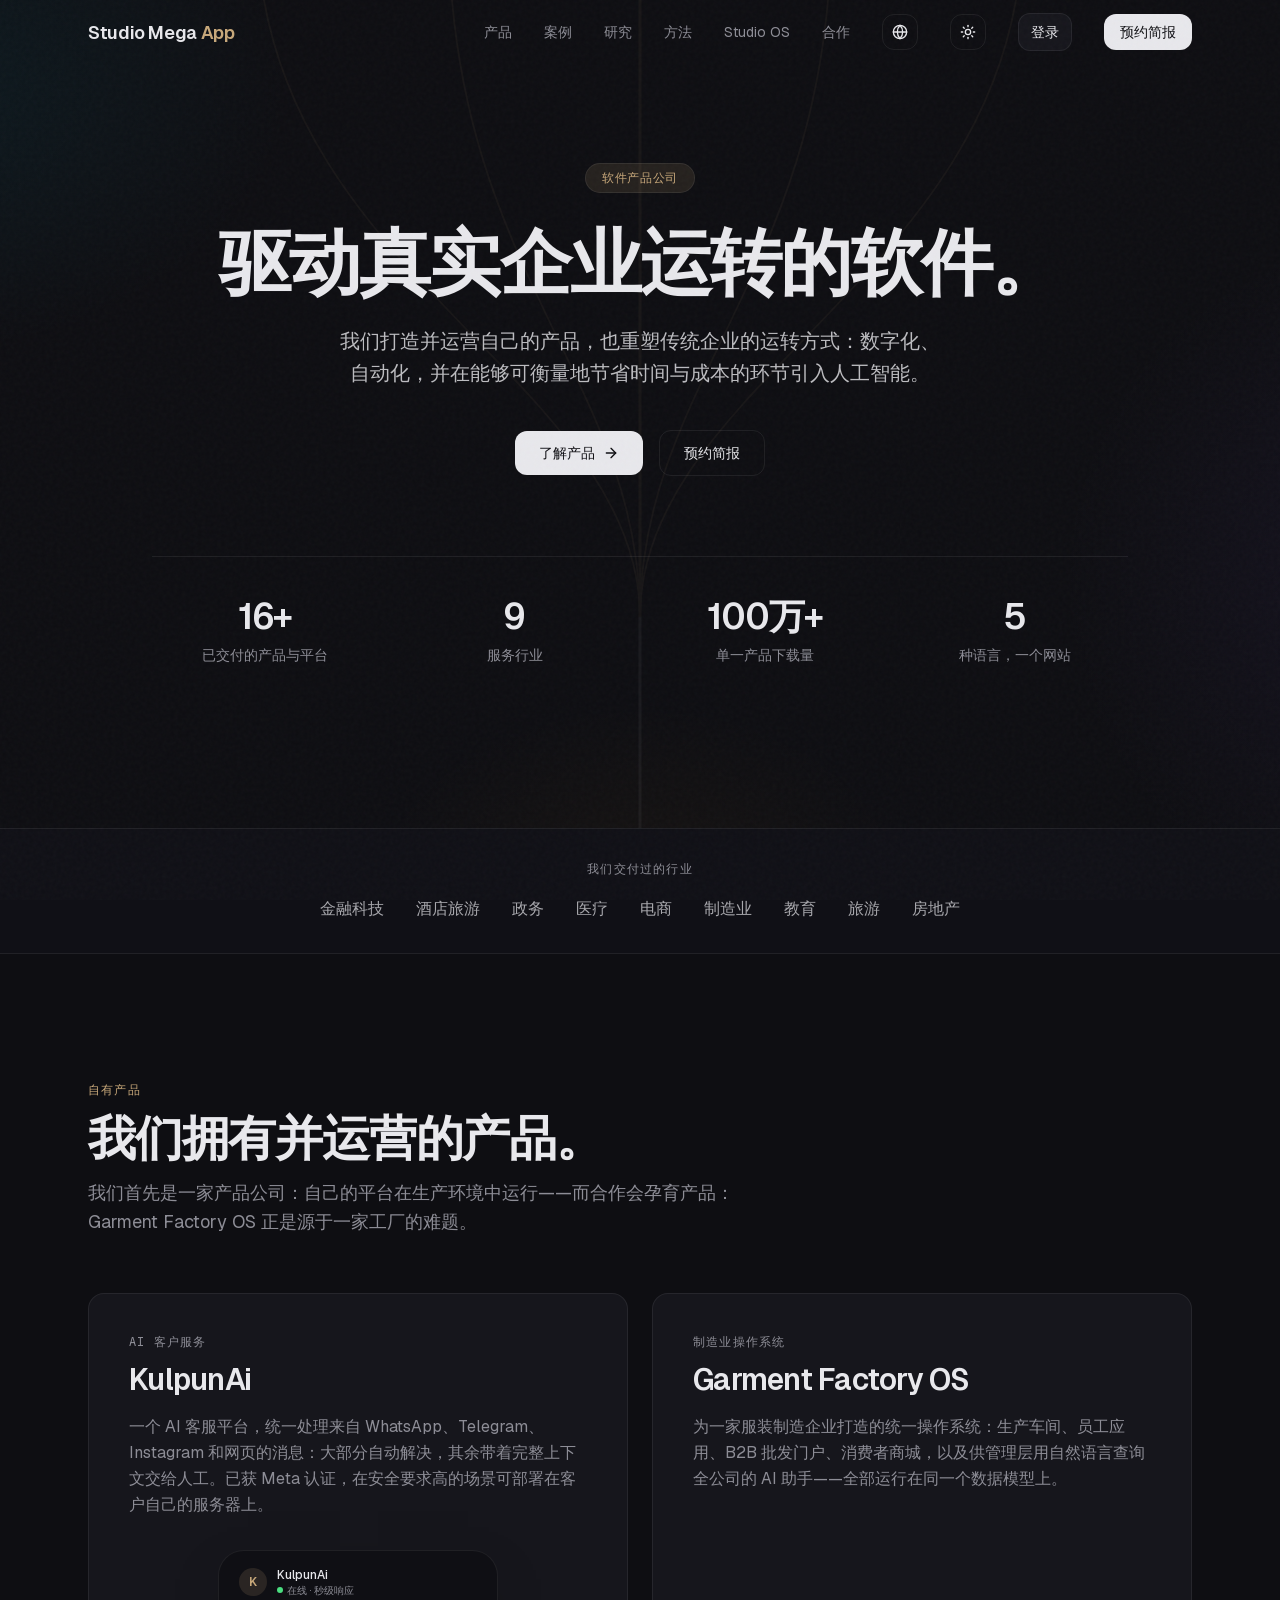
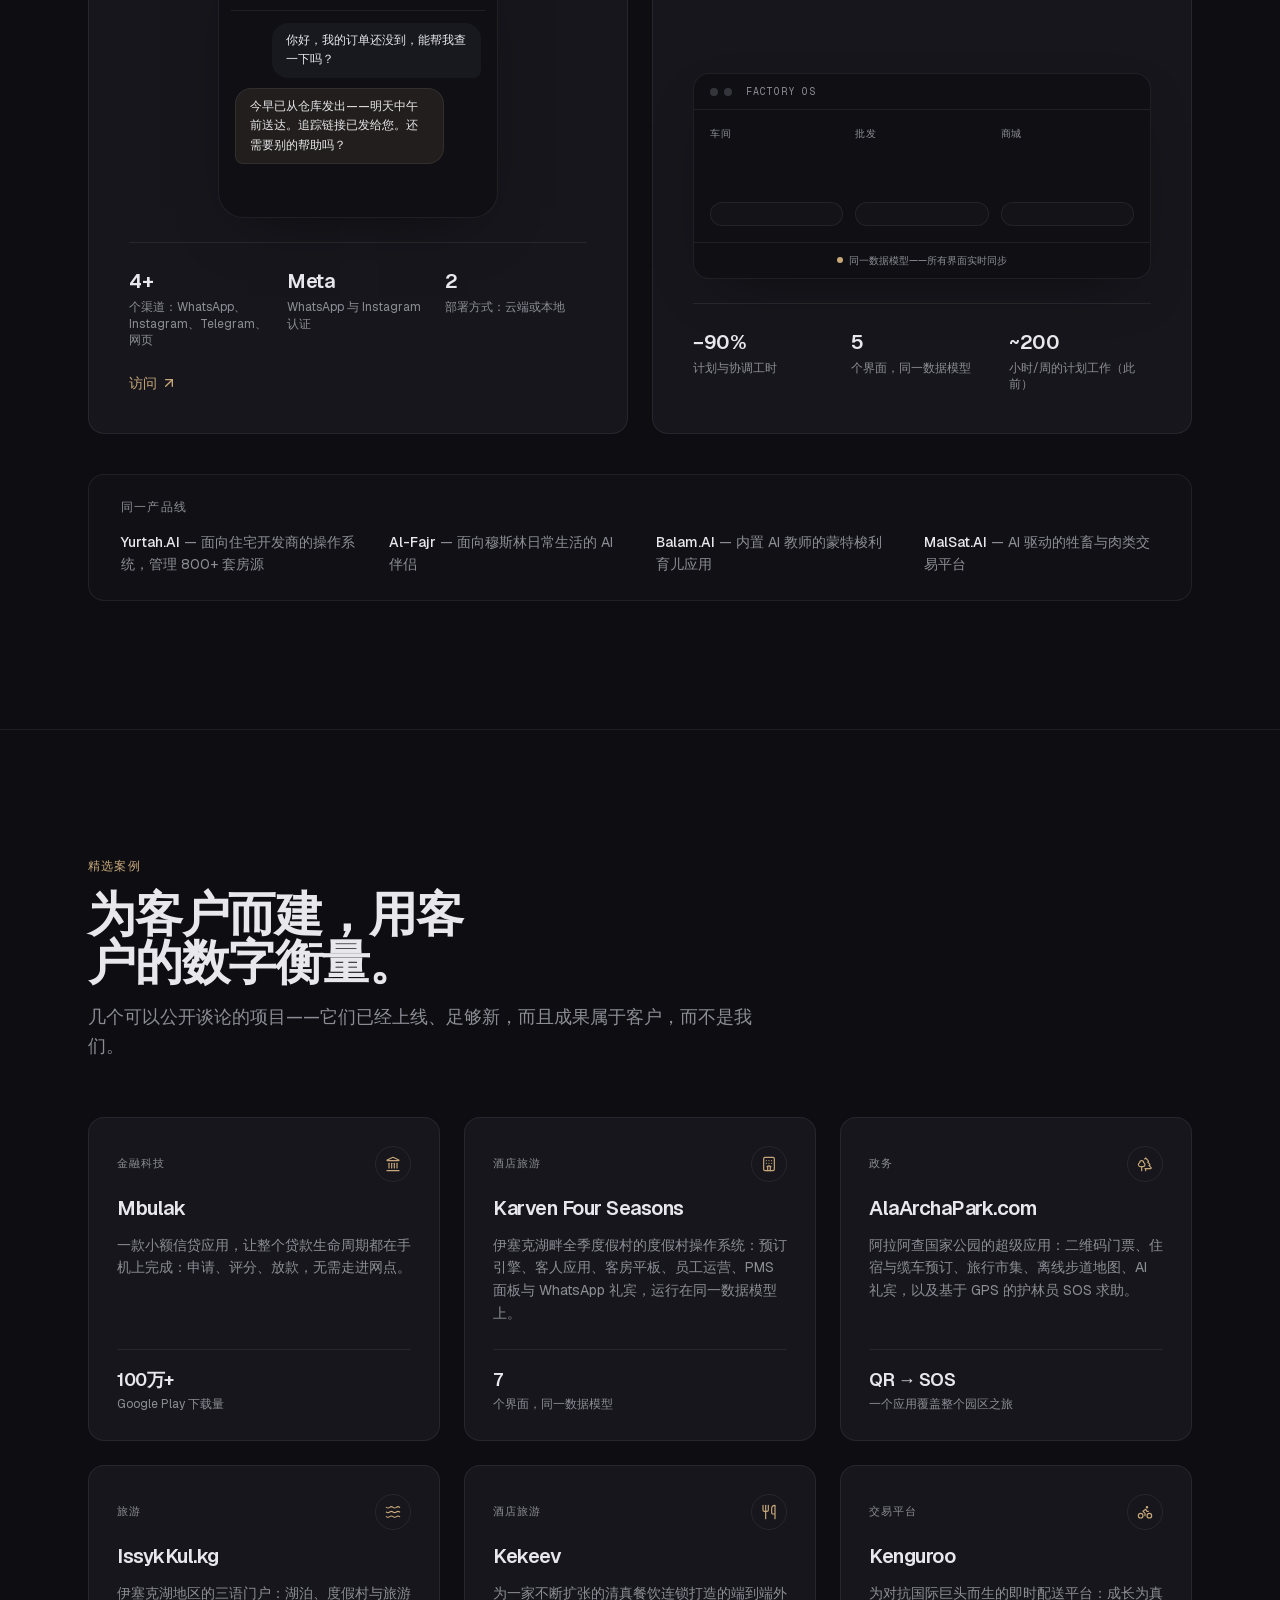
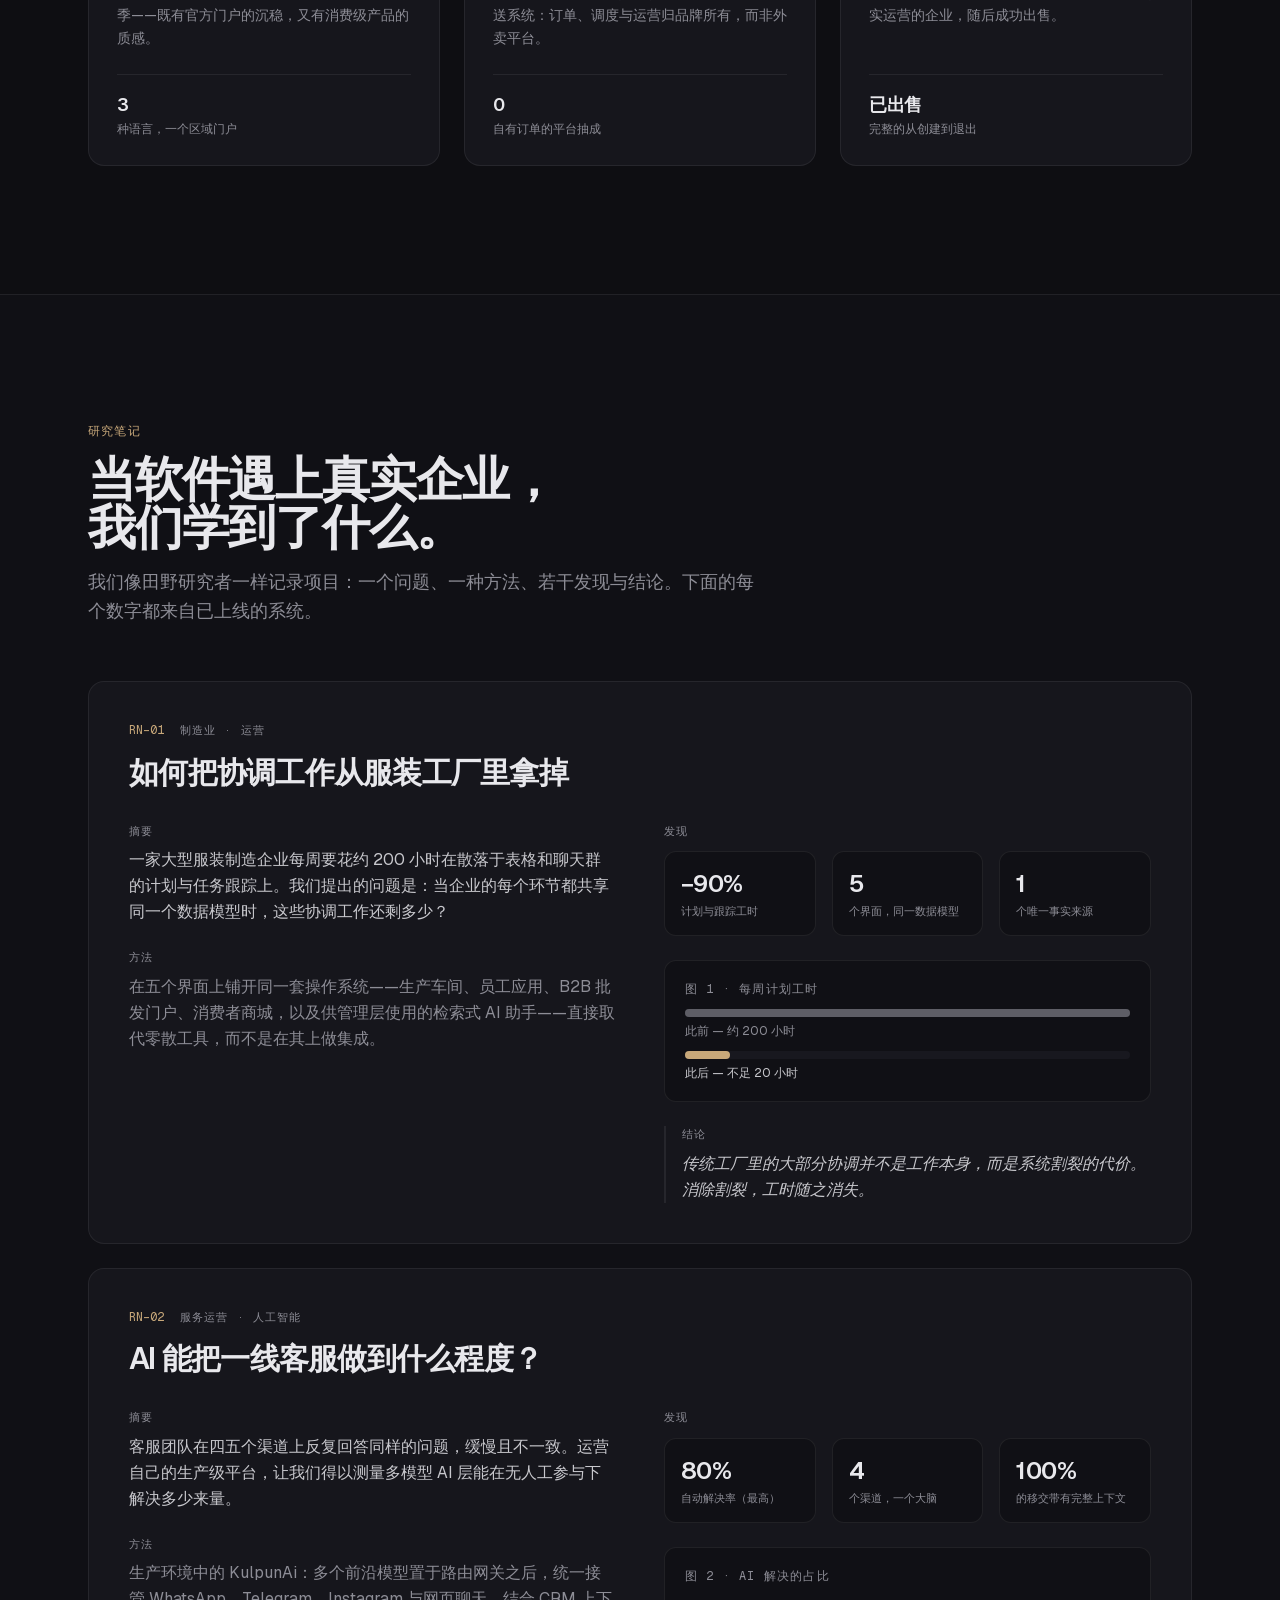
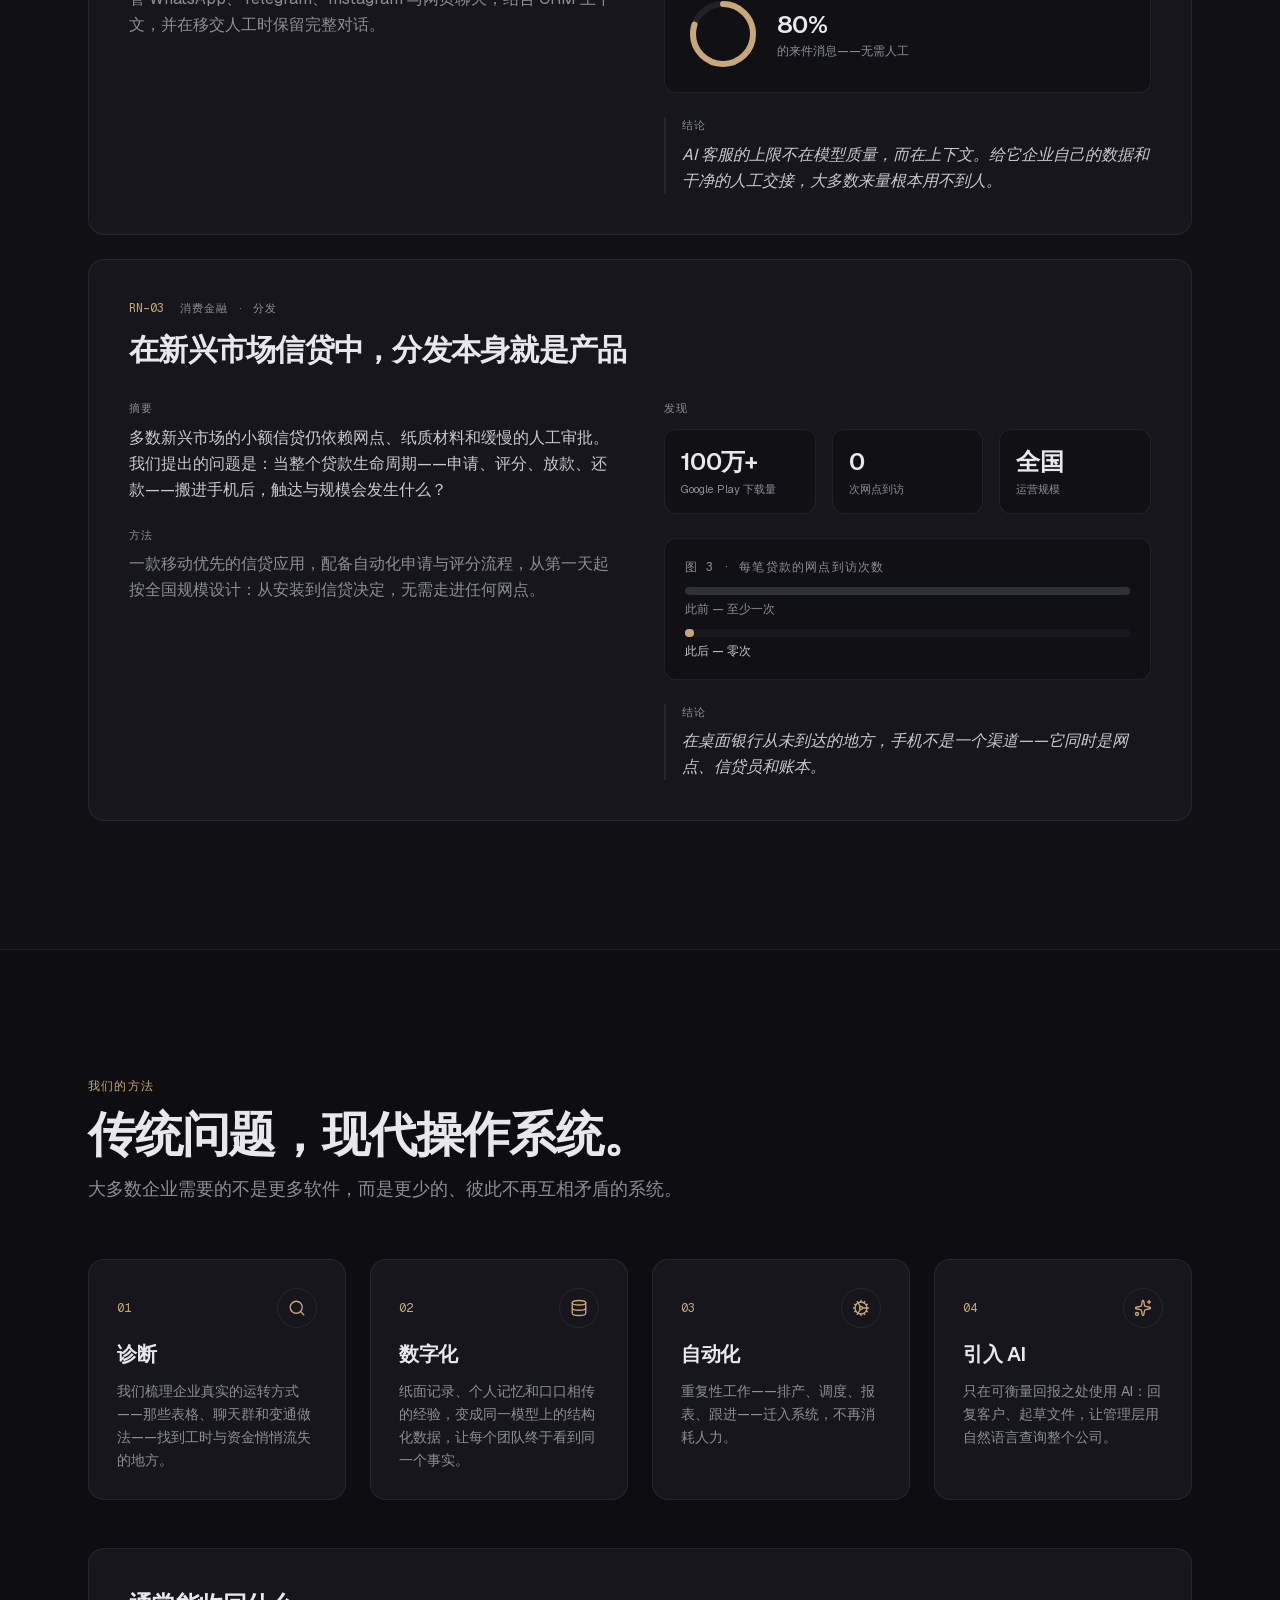
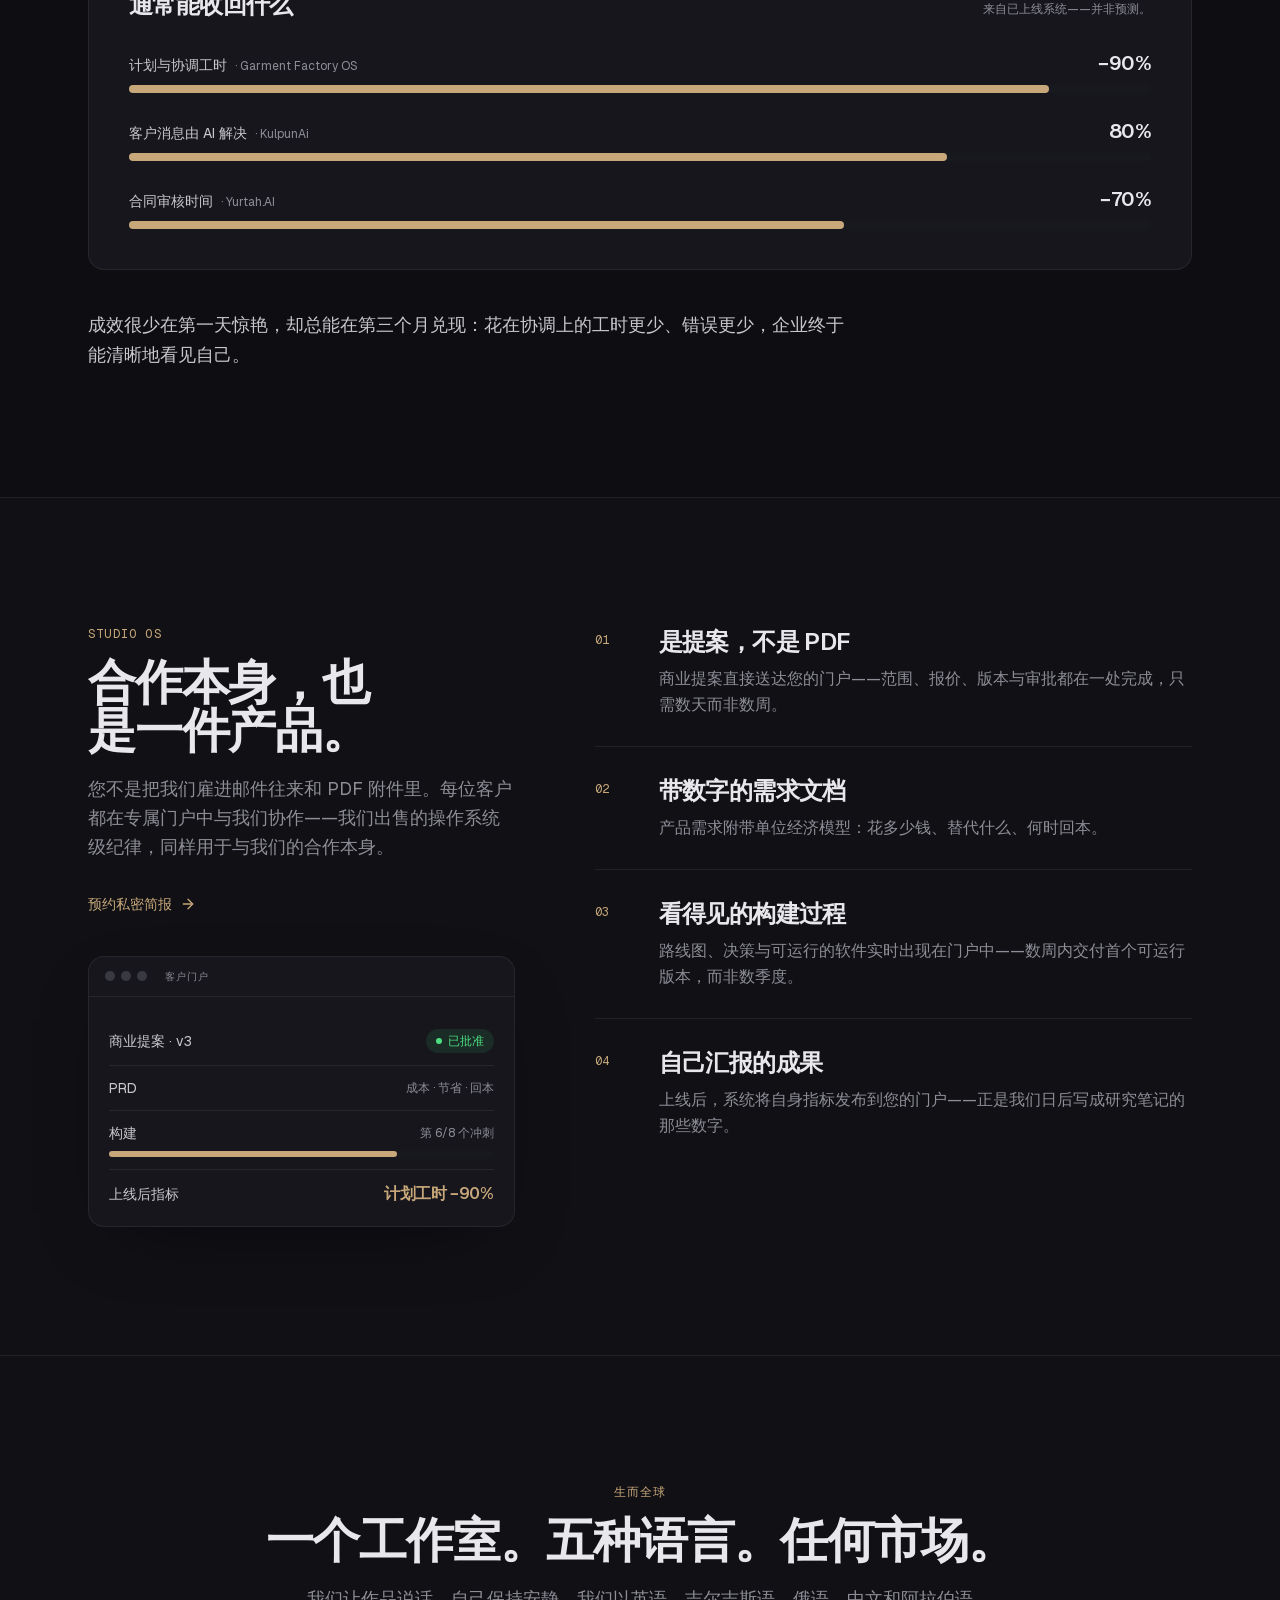
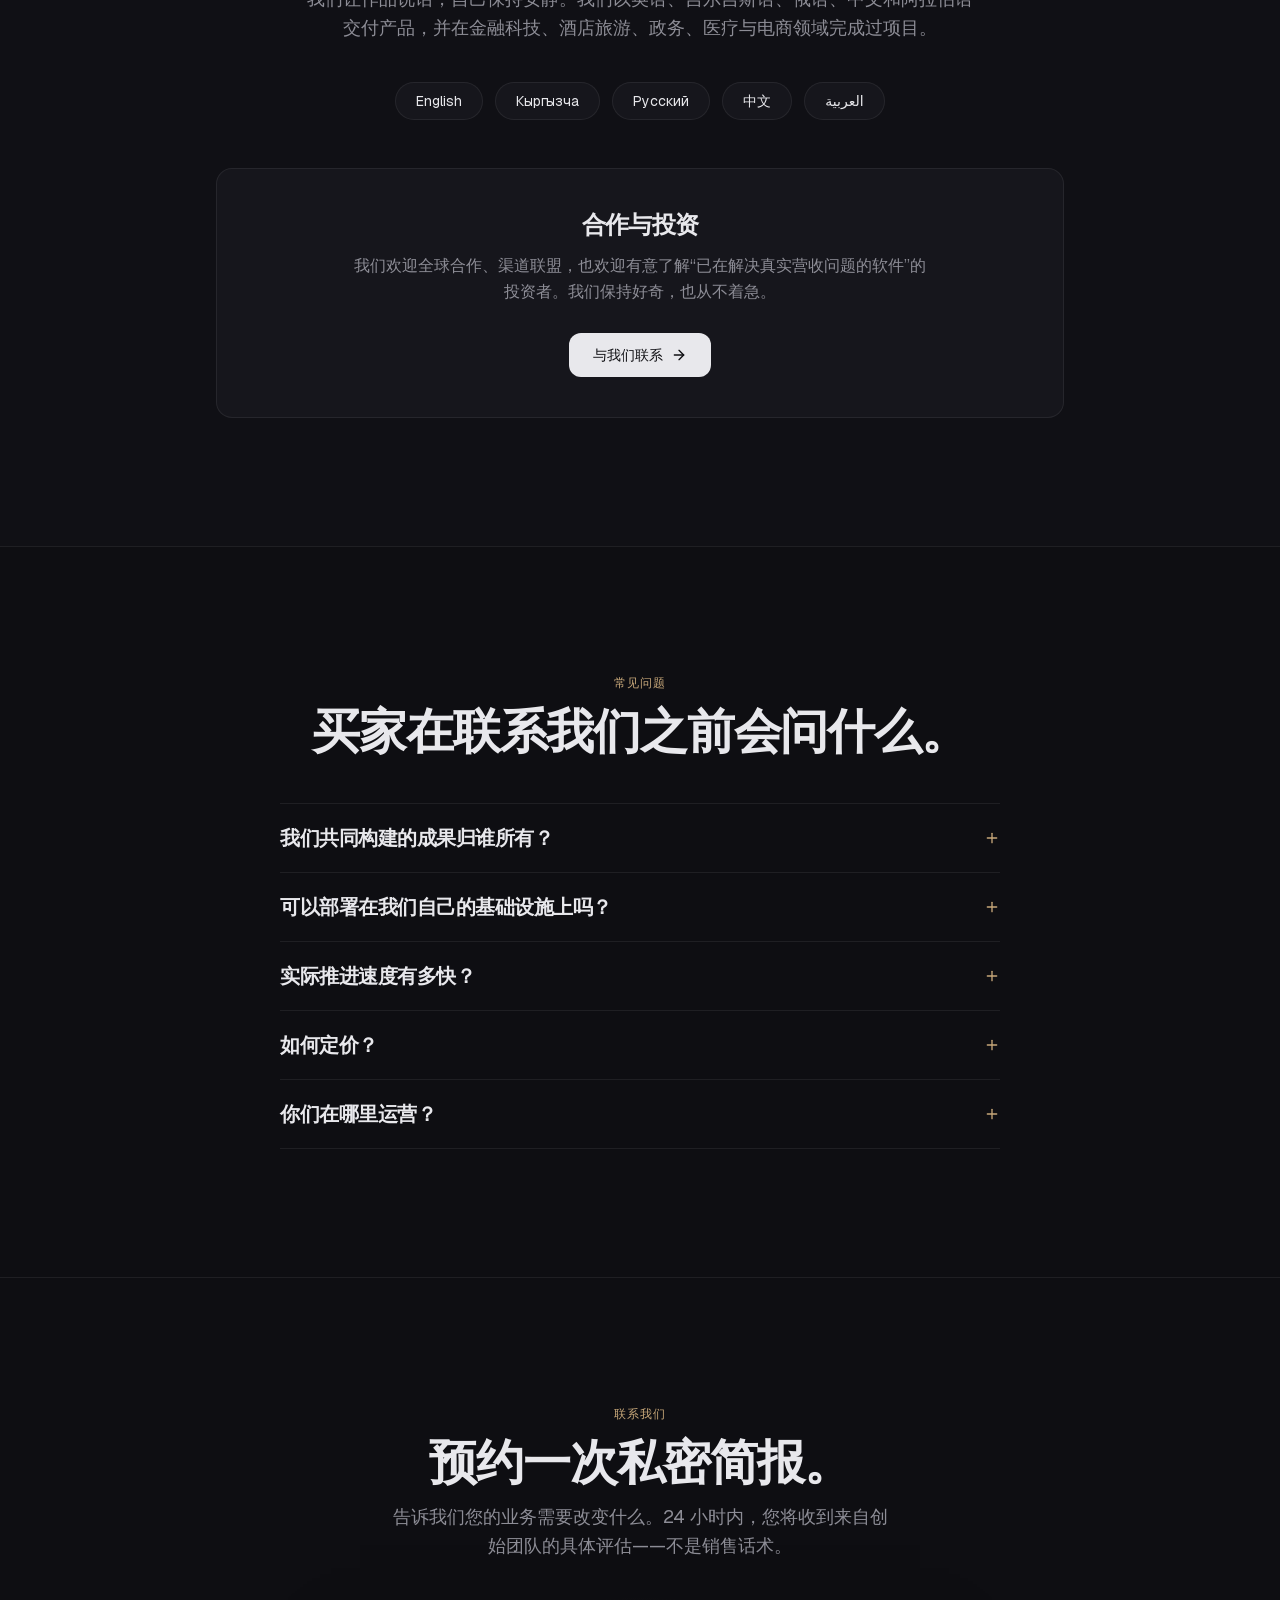
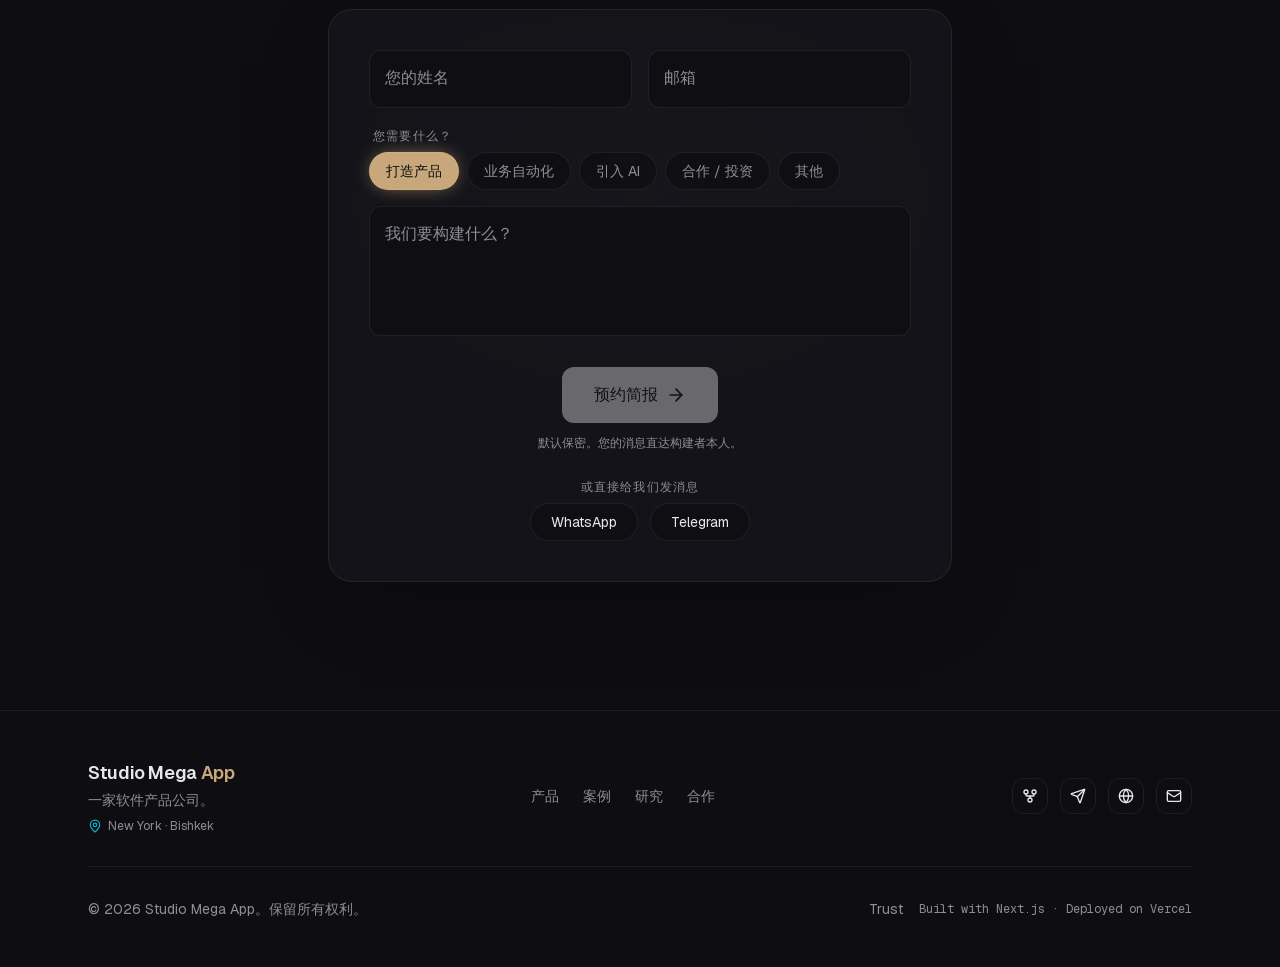
<file: zh/index.html>
<!DOCTYPE html><html lang="zh" dir="ltr" class="geist_e1c77e14-module__9VmjcW__variable geist_mono_6345a343-module__AiHuna__variable lora_10f9dab2-module__GYwaTW__variable h-full antialiased"><head><meta charSet="utf-8"/><meta name="viewport" content="width=device-width, initial-scale=1"/><link rel="preload" href="/_next/static/media/4fa387ec64143e14-s.p.0wkzw~je483f-.woff2" as="font" crossorigin="" type="font/woff2"/><link rel="preload" href="/_next/static/media/5e5dfa9e86f764b8-s.p.0o9~3wzuvo.a_.woff2" as="font" crossorigin="" type="font/woff2"/><link rel="preload" href="/_next/static/media/659720fbcac806cc-s.p.11sf0lfiq6c6p.woff2" as="font" crossorigin="" type="font/woff2"/><link rel="preload" href="/_next/static/media/71fbf9c08529c2a5-s.p.0s73vwibz65qg.woff2" as="font" crossorigin="" type="font/woff2"/><link rel="preload" href="/_next/static/media/797e433ab948586e-s.p.08e28id.o-okb.woff2" as="font" crossorigin="" type="font/woff2"/><link rel="preload" href="/_next/static/media/8a480f0b521d4e75-s.p.0jzbimsg8vl84.woff2" as="font" crossorigin="" type="font/woff2"/><link rel="preload" href="/_next/static/media/8c2eb9ceedecfc8e-s.p.0oeo8epbafgia.woff2" as="font" crossorigin="" type="font/woff2"/><link rel="preload" href="/_next/static/media/caa3a2e1cccd8315-s.p.09~u27dqhyhd6.woff2" as="font" crossorigin="" type="font/woff2"/><link rel="stylesheet" href="/_next/static/chunks/066tcoo3f~~na.css" data-precedence="next"/><link rel="stylesheet" href="/_next/static/chunks/0iqidqnw78vro.css" data-precedence="next"/><link rel="preload" as="script" fetchPriority="low" href="/_next/static/chunks/04_4irp13w-i3.js"/><script src="/_next/static/chunks/0bez-h9ml5vyg.js" async=""></script><script src="/_next/static/chunks/0xnqwa6d2t5md.js" async=""></script><script src="/_next/static/chunks/0ocuq__ahlhfw.js" async=""></script><script src="/_next/static/chunks/147waztulgip5.js" async=""></script><script src="/_next/static/chunks/turbopack-0utp4pz0fl~gm.js" async=""></script><script src="/_next/static/chunks/05c23t9ishq20.js" async=""></script><script src="/_next/static/chunks/034wfjuz0qajn.js" async=""></script><script src="/_next/static/chunks/09ukbqfoggvk2.js" async=""></script><script src="/_next/static/chunks/13dcgyqo1m1e3.js" async=""></script><script src="/_next/static/chunks/0dkbz3wiaq8b3.js" async=""></script><script src="/_next/static/chunks/16udjw3b5dzle.js" async=""></script><script src="/_next/static/chunks/0eddlec2bi.z7.js" async=""></script><script src="/_next/static/chunks/05r_1qjv088oh.js" async=""></script><script src="/_next/static/chunks/0~o~lifizh.n6.js" async=""></script><script src="/_next/static/chunks/11n60zcj-lmux.js" async=""></script><meta name="next-size-adjust" content=""/><title>Studio Mega App — 软件产品公司</title><meta name="description" content="Studio Mega App 是一家软件产品公司。我们打造并运营自己的产品——KulpunAi 与服装工厂操作系统（Garment Factory OS）——同时用软件与人工智能改造传统企业，覆盖金融科技、酒店旅游、政务、医疗与电商。"/><meta name="author" content="Studio Mega App"/><meta name="keywords" content="软件产品公司,人工智能落地,业务自动化,数字化转型,企业操作系统,AI客服,服装工厂软件,金融科技开发,酒店软件,政务数字平台,医疗软件,电商平台,Studio Mega App"/><meta name="robots" content="index, follow"/><link rel="canonical" href="https://studiomega.app/zh"/><link rel="alternate" hrefLang="ky" href="https://studiomega.app/ky"/><link rel="alternate" hrefLang="ru" href="https://studiomega.app/ru"/><link rel="alternate" hrefLang="en" href="https://studiomega.app/en"/><link rel="alternate" hrefLang="zh" href="https://studiomega.app/zh"/><link rel="alternate" hrefLang="ar" href="https://studiomega.app/ar"/><link rel="alternate" hrefLang="x-default" href="https://studiomega.app/en"/><meta property="og:title" content="Studio Mega App — 软件产品公司"/><meta property="og:description" content="我们打造自己的产品，并重塑传统企业的运转方式：数字化、自动化，以及在可衡量地节省时间与成本之处引入人工智能。"/><meta property="og:site_name" content="Studio Mega App"/><meta property="og:locale" content="zh_CN"/><meta property="og:image" content="https://studiomega.app/og.png"/><meta property="og:image:width" content="1200"/><meta property="og:image:height" content="630"/><meta property="og:type" content="website"/><meta name="twitter:card" content="summary_large_image"/><meta name="twitter:title" content="Studio Mega App — 软件产品公司"/><meta name="twitter:description" content="自有产品。客户操作系统。让人工智能在可衡量的地方创造回报。English · Кыргызча · Русский · 中文 · العربية。"/><meta name="twitter:image" content="https://studiomega.app/og.png"/><link rel="icon" href="/icon.svg?icon.05by4i9i37xe4.svg" sizes="any" type="image/svg+xml"/><link rel="apple-touch-icon" href="/apple-icon.png?apple-icon.0q9xyt2x3g4x3.png" sizes="180x180" type="image/png"/><script src="/_next/static/chunks/03~yq9q893hmn.js" noModule=""></script></head><body class="min-h-full flex flex-col"><div hidden=""><!--$--><!--/$--></div><script>((a,b,c,d,e,f,g,h)=>{let i=document.documentElement,j=["light","dark"];function k(b){var c;(Array.isArray(a)?a:[a]).forEach(a=>{let c="class"===a,d=c&&f?e.map(a=>f[a]||a):e;c?(i.classList.remove(...d),i.classList.add(f&&f[b]?f[b]:b)):i.setAttribute(a,b)}),c=b,h&&j.includes(c)&&(i.style.colorScheme=c)}if(d)k(d);else try{let a=localStorage.getItem(b)||c,d=g&&"system"===a?window.matchMedia("(prefers-color-scheme: dark)").matches?"dark":"light":a;k(d)}catch(a){}})("class","theme","dark",null,["light","dark"],null,false,true)</script><script type="application/ld+json">[{"@context":"https://schema.org","@type":"Organization","name":"Studio Mega App","url":"https://studiomega.app","logo":"https://studiomega.app/icon.svg","description":"A software product company. Own products, client operating systems, and AI integration for fintech, hospitality, government, medicine, and eCommerce.","address":{"@type":"PostalAddress","streetAddress":"133 East 27th Street, Suite 2B","addressLocality":"New York","addressRegion":"NY","postalCode":"10016","addressCountry":"US"},"knowsLanguage":["en","ky","ru","zh","ar"]},{"@context":"https://schema.org","@type":"FAQPage","mainEntity":[{"@type":"Question","name":"我们共同构建的成果归谁所有？","acceptedAnswer":{"@type":"Answer","text":"归您。客户系统交付时附带全部源代码与所有权——没有锁定，没有许可计费。我们自己的产品（KulpunAi、Garment Factory OS）仍归我们；为您构建的一切都属于您。"}},{"@type":"Question","name":"可以部署在我们自己的基础设施上吗？","acceptedAnswer":{"@type":"Answer","text":"可以。当安全或监管有要求时，系统可部署在您自己的服务器上——KulpunAi 已在安全要求高的客户处本地化运行，并获得 Meta 对 WhatsApp 与 Instagram 的认证。"}},{"@type":"Question","name":"实际推进速度有多快？","acceptedAnswer":{"@type":"Answer","text":"24 小时内回复。范围与报价明确的商业提案在数天内（而非数周）送达您的门户；数周内（而非数季度）您就能看到可运行的软件。"}},{"@type":"Question","name":"如何定价？","acceptedAnswer":{"@type":"Answer","text":"固定范围的提案，附带单位经济模型：花多少钱、替代什么、何时回本。对合适的项目，我们也考虑股权合作。"}},{"@type":"Question","name":"你们在哪里运营？","acceptedAnswer":{"@type":"Answer","text":"全球化、远程优先，支持五种语言——英语、吉尔吉斯语、俄语、中文和阿拉伯语——在纽约和比什凯克设有据点。我们已在金融科技、酒店旅游、政务、医疗和电商领域交付项目。"}}]}]</script><header class="fixed top-0 left-0 right-0 z-40 transition-all duration-300 bg-transparent"><nav class="max-w-6xl mx-auto px-4 sm:px-6 h-16 flex items-center justify-between"><a href="#" class="wordmark hover:text-accent transition-colors">Studio Mega <span class="text-accent">App</span></a><div class="hidden md:flex items-center gap-8"><a href="#products" class="text-sm text-muted-foreground hover:text-foreground transition-colors">产品</a><a href="#work" class="text-sm text-muted-foreground hover:text-foreground transition-colors">案例</a><a href="#research" class="text-sm text-muted-foreground hover:text-foreground transition-colors">研究</a><a href="#method" class="text-sm text-muted-foreground hover:text-foreground transition-colors">方法</a><a href="#os" class="text-sm text-muted-foreground hover:text-foreground transition-colors">Studio OS</a><a href="#contact" class="text-sm text-muted-foreground hover:text-foreground transition-colors">合作</a><div class="relative"><button class="w-9 h-9 flex items-center justify-center rounded-lg border border-border hover:bg-muted transition-colors disabled:opacity-50" aria-label="选择语言"><svg xmlns="http://www.w3.org/2000/svg" width="24" height="24" viewBox="0 0 24 24" fill="none" stroke="currentColor" stroke-width="2" stroke-linecap="round" stroke-linejoin="round" class="lucide lucide-globe w-4 h-4" aria-hidden="true"><circle cx="12" cy="12" r="10"></circle><path d="M12 2a14.5 14.5 0 0 0 0 20 14.5 14.5 0 0 0 0-20"></path><path d="M2 12h20"></path></svg></button></div><div class="w-9 h-9"></div><a href="/en/portal" class="inline-flex items-center gap-1.5 rounded-lg border border-border bg-card px-3 py-2 text-sm font-medium text-foreground hover:border-accent/50 hover:text-accent transition-colors">登录</a><a href="#contact" class="px-4 py-2 text-sm font-medium bg-foreground text-background rounded-lg hover:opacity-85 transition-opacity">预约简报</a></div><div class="flex md:hidden items-center gap-3"><div class="relative"><button class="w-9 h-9 flex items-center justify-center rounded-lg border border-border hover:bg-muted transition-colors disabled:opacity-50" aria-label="选择语言"><svg xmlns="http://www.w3.org/2000/svg" width="24" height="24" viewBox="0 0 24 24" fill="none" stroke="currentColor" stroke-width="2" stroke-linecap="round" stroke-linejoin="round" class="lucide lucide-globe w-4 h-4" aria-hidden="true"><circle cx="12" cy="12" r="10"></circle><path d="M12 2a14.5 14.5 0 0 0 0 20 14.5 14.5 0 0 0 0-20"></path><path d="M2 12h20"></path></svg></button></div><div class="w-9 h-9"></div><button class="w-9 h-9 flex items-center justify-center rounded-lg border border-border hover:bg-muted transition-colors" aria-label="切换菜单"><svg xmlns="http://www.w3.org/2000/svg" width="24" height="24" viewBox="0 0 24 24" fill="none" stroke="currentColor" stroke-width="2" stroke-linecap="round" stroke-linejoin="round" class="lucide lucide-menu w-4 h-4" aria-hidden="true"><path d="M4 5h16"></path><path d="M4 12h16"></path><path d="M4 19h16"></path></svg></button></div></nav></header><main class="flex-1"><section class="relative min-h-[92vh] flex items-center overflow-hidden"><div class="gradient-mesh"></div><svg aria-hidden="true" class="absolute left-1/2 top-1/2 -z-0 h-[130%] w-auto -translate-x-1/2 -translate-y-1/2 opacity-[0.05]" viewBox="0 0 800 900" fill="none"><path d="M 80 40 C 80 330, 400 420, 400 620" stroke="var(--accent)" stroke-width="1.5"></path><path d="M 240 40 C 240 330, 400 420, 400 620" stroke="var(--accent)" stroke-width="1.5"></path><path d="M 400 40 C 400 330, 400 420, 400 620" stroke="var(--accent)" stroke-width="2.5"></path><path d="M 560 40 C 560 330, 400 420, 400 620" stroke="var(--accent)" stroke-width="1.5"></path><path d="M 720 40 C 720 330, 400 420, 400 620" stroke="var(--accent)" stroke-width="1.5"></path><path d="M 400 620 L 400 860" stroke="var(--foreground)" stroke-width="2.5"></path><circle cx="80" cy="40" r="4" fill="var(--accent)"></circle><circle cx="240" cy="40" r="4" fill="var(--accent)"></circle><circle cx="400" cy="40" r="4" fill="var(--accent)"></circle><circle cx="560" cy="40" r="4" fill="var(--accent)"></circle><circle cx="720" cy="40" r="4" fill="var(--accent)"></circle></svg><div class="relative z-10 w-full max-w-5xl mx-auto px-4 sm:px-6 py-32 text-center"><div style="opacity:0;transform:translateY(16px)"><span class="inline-flex items-center gap-2 px-4 py-1.5 text-xs font-mono font-medium tracking-wider uppercase text-accent bg-accent-glow border border-accent/20 rounded-full">软件产品公司</span></div><h1 class="mt-8 font-display text-4xl sm:text-6xl md:text-7xl font-medium tracking-tight leading-[1.05] text-balance" style="opacity:0;transform:translateY(16px)">驱动真实企业运转的软件。</h1><p class="mt-6 mx-auto max-w-2xl text-lg sm:text-xl text-foreground/80 leading-relaxed text-balance">我们打造并运营自己的产品，也重塑传统企业的运转方式：数字化、自动化，并在能够可衡量地节省时间与成本的环节引入人工智能。</p><div class="mt-10 flex flex-col sm:flex-row items-center justify-center gap-4" style="opacity:0;transform:translateY(16px)"><a href="#products" class="relative inline-flex items-center justify-center gap-2 group px-6 py-3 text-sm font-medium bg-foreground text-background rounded-lg hover:opacity-90 transition-opacity" style="transform:none">了解产品<svg xmlns="http://www.w3.org/2000/svg" width="24" height="24" viewBox="0 0 24 24" fill="none" stroke="currentColor" stroke-width="2" stroke-linecap="round" stroke-linejoin="round" class="lucide lucide-arrow-right w-4 h-4 group-hover:translate-x-0.5 transition-transform rtl:rotate-180" aria-hidden="true"><path d="M5 12h14"></path><path d="m12 5 7 7-7 7"></path></svg></a><a href="#contact" class="relative inline-flex items-center justify-center gap-2 px-6 py-3 text-sm font-medium border border-border rounded-lg hover:bg-muted transition-colors" style="transform:none">预约简报</a></div><dl class="mt-20 grid grid-cols-2 md:grid-cols-4 gap-x-6 gap-y-10 border-t border-border pt-10" style="opacity:0"><div><dd class="font-display text-3xl sm:text-4xl tracking-tight">16+</dd><dt class="mt-2 text-xs sm:text-sm text-muted-foreground">已交付的产品与平台</dt></div><div><dd class="font-display text-3xl sm:text-4xl tracking-tight">9</dd><dt class="mt-2 text-xs sm:text-sm text-muted-foreground">服务行业</dt></div><div><dd class="font-display text-3xl sm:text-4xl tracking-tight">100万+</dd><dt class="mt-2 text-xs sm:text-sm text-muted-foreground">单一产品下载量</dt></div><div><dd class="font-display text-3xl sm:text-4xl tracking-tight">5</dd><dt class="mt-2 text-xs sm:text-sm text-muted-foreground">种语言，一个网站</dt></div></dl></div></section><section class="border-y border-border bg-card/40"><div class="max-w-6xl mx-auto px-4 sm:px-6 py-8"><p class="text-center text-xs font-mono uppercase tracking-widest text-muted-foreground">我们交付过的行业</p><ul class="mt-5 flex flex-wrap justify-center gap-x-8 gap-y-3"><li class="text-sm sm:text-base text-foreground/70 font-medium">金融科技</li><li class="text-sm sm:text-base text-foreground/70 font-medium">酒店旅游</li><li class="text-sm sm:text-base text-foreground/70 font-medium">政务</li><li class="text-sm sm:text-base text-foreground/70 font-medium">医疗</li><li class="text-sm sm:text-base text-foreground/70 font-medium">电商</li><li class="text-sm sm:text-base text-foreground/70 font-medium">制造业</li><li class="text-sm sm:text-base text-foreground/70 font-medium">教育</li><li class="text-sm sm:text-base text-foreground/70 font-medium">旅游</li><li class="text-sm sm:text-base text-foreground/70 font-medium">房地产</li></ul></div></section><section id="products" class="relative py-24 sm:py-32"><div class="max-w-6xl mx-auto px-4 sm:px-6"><p class="text-xs font-mono uppercase tracking-widest text-accent">自有产品</p><h2 class="mt-4 font-display text-3xl sm:text-5xl font-medium tracking-tight max-w-2xl text-balance">我们拥有并运营的产品。</h2><p class="mt-4 max-w-2xl text-base sm:text-lg text-muted-foreground leading-relaxed">我们首先是一家产品公司：自己的平台在生产环境中运行——而合作会孕育产品：Garment Factory OS 正是源于一家工厂的难题。</p><div class="mt-14 grid gap-6 lg:grid-cols-2"><article class="group relative flex flex-col rounded-2xl border border-border bg-card p-8 sm:p-10 hover:bg-card-hover transition-colors" style="opacity:0;transform:translateY(24px)"><p class="text-xs font-mono uppercase tracking-widest text-muted-foreground">AI 客户服务</p><h3 class="mt-3 font-display text-2xl sm:text-3xl tracking-tight">KulpunAi</h3><p class="mt-4 text-sm sm:text-base text-muted-foreground leading-relaxed flex-1">一个 AI 客服平台，统一处理来自 WhatsApp、Telegram、Instagram 和网页的消息：大部分自动解决，其余带着完整上下文交给人工。已获 Meta 认证，在安全要求高的场景可部署在客户自己的服务器上。</p><div class="mt-8"><div class="mx-auto w-full max-w-[280px] rounded-[1.6rem] border border-border bg-background/70 p-3 shadow-[0_20px_60px_-30px_rgba(0,0,0,0.6)]" aria-hidden="true"><div class="flex items-center gap-2.5 border-b border-border px-2 pb-3 pt-1"><span class="flex h-7 w-7 items-center justify-center rounded-full bg-accent/15 font-display text-xs text-accent">K</span><div class="flex-1"><p class="text-xs font-medium">KulpunAi</p><p class="flex items-center gap-1 text-[10px] text-muted-foreground"><span class="h-1.5 w-1.5 rounded-full bg-signal-ok"></span>在线 · 秒级响应</p></div></div><div class="space-y-2.5 px-1 py-3"><div class="ms-auto w-fit max-w-[85%] rounded-2xl rounded-ee-md bg-muted px-3.5 py-2 text-xs leading-relaxed" style="opacity:0;transform:translateY(8px)">你好，我的订单还没到，能帮我查一下吗？</div><div class="me-auto w-fit max-w-[85%] rounded-2xl rounded-es-md border border-accent/25 bg-accent/10 px-3.5 py-2 text-xs leading-relaxed" style="opacity:0;transform:translateY(8px)">今早已从仓库发出——明天中午前送达。追踪链接已发给您。还需要别的帮助吗？</div><p class="flex items-center justify-center gap-1.5 pt-1 text-[10px] text-muted-foreground" style="opacity:0"><span class="h-1.5 w-1.5 rounded-full bg-signal-ok"></span>AI 已解决——无需人工</p></div></div></div><dl class="mt-6 grid grid-cols-3 gap-4 border-t border-border pt-6"><div><dd class="font-display text-lg sm:text-xl">4+</dd><dt class="mt-1 text-[11px] sm:text-xs text-muted-foreground leading-snug">个渠道：WhatsApp、Instagram、Telegram、网页</dt></div><div><dd class="font-display text-lg sm:text-xl">Meta</dd><dt class="mt-1 text-[11px] sm:text-xs text-muted-foreground leading-snug">WhatsApp 与 Instagram 认证</dt></div><div><dd class="font-display text-lg sm:text-xl">2</dd><dt class="mt-1 text-[11px] sm:text-xs text-muted-foreground leading-snug">部署方式：云端或本地</dt></div></dl><a href="https://kulpunai.com" target="_blank" rel="noopener noreferrer" class="mt-6 inline-flex items-center gap-1 text-sm font-medium text-accent hover:underline">访问<svg xmlns="http://www.w3.org/2000/svg" width="24" height="24" viewBox="0 0 24 24" fill="none" stroke="currentColor" stroke-width="2" stroke-linecap="round" stroke-linejoin="round" class="lucide lucide-arrow-up-right w-4 h-4 rtl:-scale-x-100" aria-hidden="true"><path d="M7 7h10v10"></path><path d="M7 17 17 7"></path></svg><span class="absolute inset-0" aria-hidden="true"></span></a></article><article class="group relative flex flex-col rounded-2xl border border-border bg-card p-8 sm:p-10 hover:bg-card-hover transition-colors" style="opacity:0;transform:translateY(24px)"><p class="text-xs font-mono uppercase tracking-widest text-muted-foreground">制造业操作系统</p><h3 class="mt-3 font-display text-2xl sm:text-3xl tracking-tight">Garment Factory OS</h3><p class="mt-4 text-sm sm:text-base text-muted-foreground leading-relaxed flex-1">为一家服装制造企业打造的统一操作系统：生产车间、员工应用、B2B 批发门户、消费者商城，以及供管理层用自然语言查询全公司的 AI 助手——全部运行在同一个数据模型上。</p><div class="mt-8"><div class="overflow-hidden rounded-2xl border border-border bg-background/70 shadow-[0_20px_60px_-30px_rgba(0,0,0,0.6)]" aria-hidden="true"><div class="flex items-center gap-1.5 border-b border-border px-4 py-2.5"><span class="h-2 w-2 rounded-full bg-muted-foreground/30"></span><span class="h-2 w-2 rounded-full bg-muted-foreground/30"></span><span class="ms-2 font-mono text-[10px] uppercase tracking-widest text-muted-foreground">Factory OS</span></div><div class="grid grid-cols-3 gap-3 p-4"><div><p class="mb-2 truncate font-mono text-[10px] uppercase tracking-wider text-muted-foreground">车间</p><div class="space-y-2"><div class="rounded-lg border border-accent/30 bg-accent/10 px-2.5 py-2" style="opacity:0;transform:translateY(8px)"><p class="truncate text-[11px] font-medium">订单 #1042</p><div class="mt-1.5 h-1 rounded-full bg-muted"><div class="h-1 rounded-full bg-accent" style="width:0px"></div></div></div><div class="h-6 rounded-lg border border-border bg-card/60"></div></div></div><div><p class="mb-2 truncate font-mono text-[10px] uppercase tracking-wider text-muted-foreground">批发</p><div class="space-y-2"><div class="rounded-lg border border-accent/30 bg-accent/10 px-2.5 py-2" style="opacity:0;transform:translateY(8px)"><p class="truncate text-[11px] font-medium">订单 #1042</p><div class="mt-1.5 h-1 rounded-full bg-muted"><div class="h-1 rounded-full bg-accent" style="width:0px"></div></div></div><div class="h-6 rounded-lg border border-border bg-card/60"></div></div></div><div><p class="mb-2 truncate font-mono text-[10px] uppercase tracking-wider text-muted-foreground">商城</p><div class="space-y-2"><div class="rounded-lg border border-accent/30 bg-accent/10 px-2.5 py-2" style="opacity:0;transform:translateY(8px)"><p class="truncate text-[11px] font-medium">订单 #1042</p><div class="mt-1.5 h-1 rounded-full bg-muted"><div class="h-1 rounded-full bg-accent" style="width:0px"></div></div></div><div class="h-6 rounded-lg border border-border bg-card/60"></div></div></div></div><p class="flex items-center justify-center gap-1.5 border-t border-border px-4 py-2.5 text-[10px] text-muted-foreground"><span class="h-1.5 w-1.5 rounded-full bg-accent"></span>同一数据模型——所有界面实时同步</p></div></div><dl class="mt-6 grid grid-cols-3 gap-4 border-t border-border pt-6"><div><dd class="font-display text-lg sm:text-xl">−90%</dd><dt class="mt-1 text-[11px] sm:text-xs text-muted-foreground leading-snug">计划与协调工时</dt></div><div><dd class="font-display text-lg sm:text-xl">5</dd><dt class="mt-1 text-[11px] sm:text-xs text-muted-foreground leading-snug">个界面，同一数据模型</dt></div><div><dd class="font-display text-lg sm:text-xl">~200</dd><dt class="mt-1 text-[11px] sm:text-xs text-muted-foreground leading-snug">小时/周的计划工作（此前）</dt></div></dl></article></div><div class="mt-10 rounded-2xl border border-border bg-card/40 px-6 py-6 sm:px-8"><p class="text-xs font-mono uppercase tracking-widest text-muted-foreground">同一产品线</p><ul class="mt-4 grid gap-x-8 gap-y-3 sm:grid-cols-2 lg:grid-cols-4"><li class="text-sm leading-relaxed"><span class="font-medium">Yurtah.AI</span><span class="text-muted-foreground"> — <!-- -->面向住宅开发商的操作系统，管理 800+ 套房源</span></li><li class="text-sm leading-relaxed"><span class="font-medium">Al-Fajr</span><span class="text-muted-foreground"> — <!-- -->面向穆斯林日常生活的 AI 伴侣</span></li><li class="text-sm leading-relaxed"><span class="font-medium">Balam.AI</span><span class="text-muted-foreground"> — <!-- -->内置 AI 教师的蒙特梭利育儿应用</span></li><li class="text-sm leading-relaxed"><span class="font-medium">MalSat.AI</span><span class="text-muted-foreground"> — <!-- -->AI 驱动的牲畜与肉类交易平台</span></li></ul></div></div></section><section id="work" class="relative py-24 sm:py-32 border-t border-border"><div class="max-w-6xl mx-auto px-4 sm:px-6"><p class="text-xs font-mono uppercase tracking-widest text-accent">精选案例</p><h2 class="mt-4 font-display text-3xl sm:text-5xl font-medium tracking-tight max-w-2xl text-balance">为客户而建，用客户的数字衡量。</h2><p class="mt-4 max-w-2xl text-base sm:text-lg text-muted-foreground leading-relaxed">几个可以公开谈论的项目——它们已经上线、足够新，而且成果属于客户，而不是我们。</p><div class="mt-14 grid gap-6 sm:grid-cols-2 lg:grid-cols-3"><article class="flex flex-col rounded-2xl border border-border bg-card p-7 hover:bg-card-hover transition-colors" style="opacity:0;transform:translateY(24px)"><div class="flex items-center justify-between gap-3"><p class="text-[11px] font-mono uppercase tracking-widest text-muted-foreground">金融科技</p><span class="flex h-9 w-9 items-center justify-center rounded-full border border-border text-accent"><svg xmlns="http://www.w3.org/2000/svg" width="24" height="24" viewBox="0 0 24 24" fill="none" stroke="currentColor" stroke-width="1.75" stroke-linecap="round" stroke-linejoin="round" class="lucide lucide-landmark h-4 w-4" aria-hidden="true"><path d="M10 18v-7"></path><path d="M11.12 2.198a2 2 0 0 1 1.76.006l7.866 3.847c.476.233.31.949-.22.949H3.474c-.53 0-.695-.716-.22-.949z"></path><path d="M14 18v-7"></path><path d="M18 18v-7"></path><path d="M3 22h18"></path><path d="M6 18v-7"></path></svg></span></div><h3 class="mt-3 font-display text-xl tracking-tight">Mbulak</h3><p class="mt-3 text-sm text-muted-foreground leading-relaxed flex-1">一款小额信贷应用，让整个贷款生命周期都在手机上完成：申请、评分、放款，无需走进网点。</p><div class="mt-6 border-t border-border pt-4"><p class="font-display text-lg">100万+</p><p class="mt-0.5 text-xs text-muted-foreground">Google Play 下载量</p></div></article><article class="flex flex-col rounded-2xl border border-border bg-card p-7 hover:bg-card-hover transition-colors" style="opacity:0;transform:translateY(24px)"><div class="flex items-center justify-between gap-3"><p class="text-[11px] font-mono uppercase tracking-widest text-muted-foreground">酒店旅游</p><span class="flex h-9 w-9 items-center justify-center rounded-full border border-border text-accent"><svg xmlns="http://www.w3.org/2000/svg" width="24" height="24" viewBox="0 0 24 24" fill="none" stroke="currentColor" stroke-width="1.75" stroke-linecap="round" stroke-linejoin="round" class="lucide lucide-hotel h-4 w-4" aria-hidden="true"><path d="M10 22v-6.57"></path><path d="M12 11h.01"></path><path d="M12 7h.01"></path><path d="M14 15.43V22"></path><path d="M15 16a5 5 0 0 0-6 0"></path><path d="M16 11h.01"></path><path d="M16 7h.01"></path><path d="M8 11h.01"></path><path d="M8 7h.01"></path><rect x="4" y="2" width="16" height="20" rx="2"></rect></svg></span></div><h3 class="mt-3 font-display text-xl tracking-tight">Karven Four Seasons</h3><p class="mt-3 text-sm text-muted-foreground leading-relaxed flex-1">伊塞克湖畔全季度假村的度假村操作系统：预订引擎、客人应用、客房平板、员工运营、PMS 面板与 WhatsApp 礼宾，运行在同一数据模型上。</p><div class="mt-6 border-t border-border pt-4"><p class="font-display text-lg">7</p><p class="mt-0.5 text-xs text-muted-foreground">个界面，同一数据模型</p></div></article><article class="flex flex-col rounded-2xl border border-border bg-card p-7 hover:bg-card-hover transition-colors" style="opacity:0;transform:translateY(24px)"><div class="flex items-center justify-between gap-3"><p class="text-[11px] font-mono uppercase tracking-widest text-muted-foreground">政务</p><span class="flex h-9 w-9 items-center justify-center rounded-full border border-border text-accent"><svg xmlns="http://www.w3.org/2000/svg" width="24" height="24" viewBox="0 0 24 24" fill="none" stroke="currentColor" stroke-width="1.75" stroke-linecap="round" stroke-linejoin="round" class="lucide lucide-trees h-4 w-4" aria-hidden="true"><path d="M10 10v.2A3 3 0 0 1 8.9 16H5a3 3 0 0 1-1-5.8V10a3 3 0 0 1 6 0Z"></path><path d="M7 16v6"></path><path d="M13 19v3"></path><path d="M12 19h8.3a1 1 0 0 0 .7-1.7L18 14h.3a1 1 0 0 0 .7-1.7L16 9h.2a1 1 0 0 0 .8-1.7L13 3l-1.4 1.5"></path></svg></span></div><h3 class="mt-3 font-display text-xl tracking-tight">AlaArchaPark.com</h3><p class="mt-3 text-sm text-muted-foreground leading-relaxed flex-1">阿拉阿查国家公园的超级应用：二维码门票、住宿与缆车预订、旅行市集、离线步道地图、AI 礼宾，以及基于 GPS 的护林员 SOS 求助。</p><div class="mt-6 border-t border-border pt-4"><p class="font-display text-lg">QR → SOS</p><p class="mt-0.5 text-xs text-muted-foreground">一个应用覆盖整个园区之旅</p></div></article><article class="flex flex-col rounded-2xl border border-border bg-card p-7 hover:bg-card-hover transition-colors" style="opacity:0;transform:translateY(24px)"><div class="flex items-center justify-between gap-3"><p class="text-[11px] font-mono uppercase tracking-widest text-muted-foreground">旅游</p><span class="flex h-9 w-9 items-center justify-center rounded-full border border-border text-accent"><svg xmlns="http://www.w3.org/2000/svg" width="24" height="24" viewBox="0 0 24 24" fill="none" stroke="currentColor" stroke-width="1.75" stroke-linecap="round" stroke-linejoin="round" class="lucide lucide-waves-horizontal h-4 w-4" aria-hidden="true"><path d="M2 12q2.5 2 5 0t5 0 5 0 5 0"></path><path d="M2 19q2.5 2 5 0t5 0 5 0 5 0"></path><path d="M2 5q2.5 2 5 0t5 0 5 0 5 0"></path></svg></span></div><h3 class="mt-3 font-display text-xl tracking-tight">IssykKul.kg</h3><p class="mt-3 text-sm text-muted-foreground leading-relaxed flex-1">伊塞克湖地区的三语门户：湖泊、度假村与旅游季——既有官方门户的沉稳，又有消费级产品的质感。</p><div class="mt-6 border-t border-border pt-4"><p class="font-display text-lg">3</p><p class="mt-0.5 text-xs text-muted-foreground">种语言，一个区域门户</p></div></article><article class="flex flex-col rounded-2xl border border-border bg-card p-7 hover:bg-card-hover transition-colors" style="opacity:0;transform:translateY(24px)"><div class="flex items-center justify-between gap-3"><p class="text-[11px] font-mono uppercase tracking-widest text-muted-foreground">酒店旅游</p><span class="flex h-9 w-9 items-center justify-center rounded-full border border-border text-accent"><svg xmlns="http://www.w3.org/2000/svg" width="24" height="24" viewBox="0 0 24 24" fill="none" stroke="currentColor" stroke-width="1.75" stroke-linecap="round" stroke-linejoin="round" class="lucide lucide-utensils h-4 w-4" aria-hidden="true"><path d="M3 2v7c0 1.1.9 2 2 2h4a2 2 0 0 0 2-2V2"></path><path d="M7 2v20"></path><path d="M21 15V2a5 5 0 0 0-5 5v6c0 1.1.9 2 2 2h3Zm0 0v7"></path></svg></span></div><h3 class="mt-3 font-display text-xl tracking-tight">Kekeev</h3><p class="mt-3 text-sm text-muted-foreground leading-relaxed flex-1">为一家不断扩张的清真餐饮连锁打造的端到端外送系统：订单、调度与运营归品牌所有，而非外卖平台。</p><div class="mt-6 border-t border-border pt-4"><p class="font-display text-lg">0</p><p class="mt-0.5 text-xs text-muted-foreground">自有订单的平台抽成</p></div></article><article class="flex flex-col rounded-2xl border border-border bg-card p-7 hover:bg-card-hover transition-colors" style="opacity:0;transform:translateY(24px)"><div class="flex items-center justify-between gap-3"><p class="text-[11px] font-mono uppercase tracking-widest text-muted-foreground">交易平台</p><span class="flex h-9 w-9 items-center justify-center rounded-full border border-border text-accent"><svg xmlns="http://www.w3.org/2000/svg" width="24" height="24" viewBox="0 0 24 24" fill="none" stroke="currentColor" stroke-width="1.75" stroke-linecap="round" stroke-linejoin="round" class="lucide lucide-bike h-4 w-4" aria-hidden="true"><circle cx="18.5" cy="17.5" r="3.5"></circle><circle cx="5.5" cy="17.5" r="3.5"></circle><circle cx="15" cy="5" r="1"></circle><path d="M12 17.5V14l-3-3 4-3 2 3h2"></path></svg></span></div><h3 class="mt-3 font-display text-xl tracking-tight">Kenguroo</h3><p class="mt-3 text-sm text-muted-foreground leading-relaxed flex-1">为对抗国际巨头而生的即时配送平台：成长为真实运营的企业，随后成功出售。</p><div class="mt-6 border-t border-border pt-4"><p class="font-display text-lg">已出售</p><p class="mt-0.5 text-xs text-muted-foreground">完整的从创建到退出</p></div></article></div></div></section><section id="research" class="relative py-24 sm:py-32 border-t border-border bg-card/30"><div class="max-w-6xl mx-auto px-4 sm:px-6"><p class="text-xs font-mono uppercase tracking-widest text-accent">研究笔记</p><h2 class="mt-4 font-display text-3xl sm:text-5xl font-medium tracking-tight max-w-2xl text-balance">当软件遇上真实企业，我们学到了什么。</h2><p class="mt-4 max-w-2xl text-base sm:text-lg text-muted-foreground leading-relaxed">我们像田野研究者一样记录项目：一个问题、一种方法、若干发现与结论。下面的每个数字都来自已上线的系统。</p><div class="mt-14 space-y-6"><article class="rounded-2xl border border-border bg-card p-8 sm:p-10" style="opacity:0;transform:translateY(24px)"><header class="flex flex-wrap items-baseline gap-x-4 gap-y-2"><span class="font-mono text-xs text-accent">RN–01</span><span class="text-[11px] font-mono uppercase tracking-widest text-muted-foreground">制造业 · 运营</span></header><h3 class="mt-4 font-display text-2xl sm:text-3xl tracking-tight max-w-3xl text-balance">如何把协调工作从服装工厂里拿掉</h3><div class="mt-8 grid gap-8 lg:grid-cols-[1fr_1fr] lg:gap-12"><div class="space-y-6"><div><h4 class="text-[11px] font-mono uppercase tracking-widest text-muted-foreground">摘要</h4><p class="mt-2 text-sm sm:text-base leading-relaxed text-foreground/85">一家大型服装制造企业每周要花约 200 小时在散落于表格和聊天群的计划与任务跟踪上。我们提出的问题是：当企业的每个环节都共享同一个数据模型时，这些协调工作还剩多少？</p></div><div><h4 class="text-[11px] font-mono uppercase tracking-widest text-muted-foreground">方法</h4><p class="mt-2 text-sm sm:text-base leading-relaxed text-muted-foreground">在五个界面上铺开同一套操作系统——生产车间、员工应用、B2B 批发门户、消费者商城，以及供管理层使用的检索式 AI 助手——直接取代零散工具，而不是在其上做集成。</p></div></div><div class="flex flex-col justify-between gap-6"><div><h4 class="text-[11px] font-mono uppercase tracking-widest text-muted-foreground">发现</h4><dl class="mt-3 grid grid-cols-3 gap-4"><div class="rounded-xl border border-border bg-background/60 p-4"><dd class="font-display text-xl sm:text-2xl tracking-tight">−90%</dd><dt class="mt-1 text-[11px] text-muted-foreground leading-snug">计划与跟踪工时</dt></div><div class="rounded-xl border border-border bg-background/60 p-4"><dd class="font-display text-xl sm:text-2xl tracking-tight">5</dd><dt class="mt-1 text-[11px] text-muted-foreground leading-snug">个界面，同一数据模型</dt></div><div class="rounded-xl border border-border bg-background/60 p-4"><dd class="font-display text-xl sm:text-2xl tracking-tight">1</dd><dt class="mt-1 text-[11px] text-muted-foreground leading-snug">个唯一事实来源</dt></div></dl></div><div class="rounded-xl border border-border bg-background/60 p-5"><figure><figcaption class="text-xs font-mono uppercase tracking-widest text-muted-foreground">图 1 · 每周计划工时</figcaption><div class="mt-3 space-y-3"><div><div class="h-2 rounded-full bg-muted-foreground/25"><div class="h-2 rounded-full bg-muted-foreground/50" style="width:0px"></div></div><span class="mt-1.5 block text-xs text-muted-foreground">此前 — 约 200 小时</span></div><div><div class="h-2 rounded-full bg-muted"><div class="h-2 rounded-full bg-accent" style="width:0px"></div></div><span class="mt-1.5 block text-xs text-foreground/85">此后 — 不足 20 小时</span></div></div></figure></div><div class="border-s-2 border-accent/50 ps-4"><h4 class="text-[11px] font-mono uppercase tracking-widest text-muted-foreground">结论</h4><p class="mt-2 text-sm sm:text-base leading-relaxed italic text-foreground/85">传统工厂里的大部分协调并不是工作本身，而是系统割裂的代价。消除割裂，工时随之消失。</p></div></div></div></article><article class="rounded-2xl border border-border bg-card p-8 sm:p-10" style="opacity:0;transform:translateY(24px)"><header class="flex flex-wrap items-baseline gap-x-4 gap-y-2"><span class="font-mono text-xs text-accent">RN–02</span><span class="text-[11px] font-mono uppercase tracking-widest text-muted-foreground">服务运营 · 人工智能</span></header><h3 class="mt-4 font-display text-2xl sm:text-3xl tracking-tight max-w-3xl text-balance">AI 能把一线客服做到什么程度？</h3><div class="mt-8 grid gap-8 lg:grid-cols-[1fr_1fr] lg:gap-12"><div class="space-y-6"><div><h4 class="text-[11px] font-mono uppercase tracking-widest text-muted-foreground">摘要</h4><p class="mt-2 text-sm sm:text-base leading-relaxed text-foreground/85">客服团队在四五个渠道上反复回答同样的问题，缓慢且不一致。运营自己的生产级平台，让我们得以测量多模型 AI 层能在无人工参与下解决多少来量。</p></div><div><h4 class="text-[11px] font-mono uppercase tracking-widest text-muted-foreground">方法</h4><p class="mt-2 text-sm sm:text-base leading-relaxed text-muted-foreground">生产环境中的 KulpunAi：多个前沿模型置于路由网关之后，统一接管 WhatsApp、Telegram、Instagram 与网页聊天，结合 CRM 上下文，并在移交人工时保留完整对话。</p></div></div><div class="flex flex-col justify-between gap-6"><div><h4 class="text-[11px] font-mono uppercase tracking-widest text-muted-foreground">发现</h4><dl class="mt-3 grid grid-cols-3 gap-4"><div class="rounded-xl border border-border bg-background/60 p-4"><dd class="font-display text-xl sm:text-2xl tracking-tight">80%</dd><dt class="mt-1 text-[11px] text-muted-foreground leading-snug">自动解决率（最高）</dt></div><div class="rounded-xl border border-border bg-background/60 p-4"><dd class="font-display text-xl sm:text-2xl tracking-tight">4</dd><dt class="mt-1 text-[11px] text-muted-foreground leading-snug">个渠道，一个大脑</dt></div><div class="rounded-xl border border-border bg-background/60 p-4"><dd class="font-display text-xl sm:text-2xl tracking-tight">100%</dd><dt class="mt-1 text-[11px] text-muted-foreground leading-snug">的移交带有完整上下文</dt></div></dl></div><div class="rounded-xl border border-border bg-background/60 p-5"><div><p class="mb-3 text-xs font-mono uppercase tracking-widest text-muted-foreground">图 2 · AI 解决的占比</p><figure class="flex items-center gap-4"><svg width="76" height="76" viewBox="0 0 76 76" class="-rotate-90 shrink-0"><circle cx="38" cy="38" r="30" fill="none" stroke="var(--border)" stroke-width="6"></circle><circle cx="38" cy="38" r="30" fill="none" stroke="var(--accent)" stroke-width="6" stroke-linecap="round" stroke-dasharray="188.49555921538757" stroke-dashoffset="188.49555921538757"></circle></svg><figcaption><span class="block font-display text-2xl tracking-tight">80%</span><span class="mt-0.5 block text-xs text-muted-foreground leading-snug">的来件消息——无需人工</span></figcaption></figure></div></div><div class="border-s-2 border-accent/50 ps-4"><h4 class="text-[11px] font-mono uppercase tracking-widest text-muted-foreground">结论</h4><p class="mt-2 text-sm sm:text-base leading-relaxed italic text-foreground/85">AI 客服的上限不在模型质量，而在上下文。给它企业自己的数据和干净的人工交接，大多数来量根本用不到人。</p></div></div></div></article><article class="rounded-2xl border border-border bg-card p-8 sm:p-10" style="opacity:0;transform:translateY(24px)"><header class="flex flex-wrap items-baseline gap-x-4 gap-y-2"><span class="font-mono text-xs text-accent">RN–03</span><span class="text-[11px] font-mono uppercase tracking-widest text-muted-foreground">消费金融 · 分发</span></header><h3 class="mt-4 font-display text-2xl sm:text-3xl tracking-tight max-w-3xl text-balance">在新兴市场信贷中，分发本身就是产品</h3><div class="mt-8 grid gap-8 lg:grid-cols-[1fr_1fr] lg:gap-12"><div class="space-y-6"><div><h4 class="text-[11px] font-mono uppercase tracking-widest text-muted-foreground">摘要</h4><p class="mt-2 text-sm sm:text-base leading-relaxed text-foreground/85">多数新兴市场的小额信贷仍依赖网点、纸质材料和缓慢的人工审批。我们提出的问题是：当整个贷款生命周期——申请、评分、放款、还款——搬进手机后，触达与规模会发生什么？</p></div><div><h4 class="text-[11px] font-mono uppercase tracking-widest text-muted-foreground">方法</h4><p class="mt-2 text-sm sm:text-base leading-relaxed text-muted-foreground">一款移动优先的信贷应用，配备自动化申请与评分流程，从第一天起按全国规模设计：从安装到信贷决定，无需走进任何网点。</p></div></div><div class="flex flex-col justify-between gap-6"><div><h4 class="text-[11px] font-mono uppercase tracking-widest text-muted-foreground">发现</h4><dl class="mt-3 grid grid-cols-3 gap-4"><div class="rounded-xl border border-border bg-background/60 p-4"><dd class="font-display text-xl sm:text-2xl tracking-tight">100万+</dd><dt class="mt-1 text-[11px] text-muted-foreground leading-snug">Google Play 下载量</dt></div><div class="rounded-xl border border-border bg-background/60 p-4"><dd class="font-display text-xl sm:text-2xl tracking-tight">0</dd><dt class="mt-1 text-[11px] text-muted-foreground leading-snug">次网点到访</dt></div><div class="rounded-xl border border-border bg-background/60 p-4"><dd class="font-display text-xl sm:text-2xl tracking-tight">全国</dd><dt class="mt-1 text-[11px] text-muted-foreground leading-snug">运营规模</dt></div></dl></div><div class="rounded-xl border border-border bg-background/60 p-5"><figure><figcaption class="text-xs font-mono uppercase tracking-widest text-muted-foreground">图 3 · 每笔贷款的网点到访次数</figcaption><div class="mt-3 space-y-3"><div><div class="h-2 rounded-full bg-muted-foreground/25"><div class="h-2 rounded-full bg-muted-foreground/50" style="width:0px"></div></div><span class="mt-1.5 block text-xs text-muted-foreground">此前 — 至少一次</span></div><div><div class="h-2 rounded-full bg-muted"><div class="h-2 rounded-full bg-accent" style="width:0px"></div></div><span class="mt-1.5 block text-xs text-foreground/85">此后 — 零次</span></div></div></figure></div><div class="border-s-2 border-accent/50 ps-4"><h4 class="text-[11px] font-mono uppercase tracking-widest text-muted-foreground">结论</h4><p class="mt-2 text-sm sm:text-base leading-relaxed italic text-foreground/85">在桌面银行从未到达的地方，手机不是一个渠道——它同时是网点、信贷员和账本。</p></div></div></div></article></div></div></section><section id="method" class="relative py-24 sm:py-32 border-t border-border"><div class="max-w-6xl mx-auto px-4 sm:px-6"><div class="max-w-2xl"><p class="text-xs font-mono uppercase tracking-widest text-accent">我们的方法</p><h2 class="mt-4 font-display text-3xl sm:text-5xl font-medium tracking-tight text-balance">传统问题，现代操作系统。</h2><p class="mt-4 text-base sm:text-lg text-muted-foreground leading-relaxed">大多数企业需要的不是更多软件，而是更少的、彼此不再互相矛盾的系统。</p></div><ol class="mt-14 grid gap-6 sm:grid-cols-2 lg:grid-cols-4"><li class="rounded-2xl border border-border bg-card p-7" style="opacity:0;transform:translateY(20px)"><div class="flex items-center justify-between"><span class="font-mono text-xs text-accent">01</span><span class="flex h-10 w-10 items-center justify-center rounded-full border border-border text-accent"><svg xmlns="http://www.w3.org/2000/svg" width="24" height="24" viewBox="0 0 24 24" fill="none" stroke="currentColor" stroke-width="1.75" stroke-linecap="round" stroke-linejoin="round" class="lucide lucide-search h-4.5 w-4.5" aria-hidden="true"><path d="m21 21-4.34-4.34"></path><circle cx="11" cy="11" r="8"></circle></svg></span></div><h3 class="mt-3 font-display text-xl tracking-tight">诊断</h3><p class="mt-3 text-sm text-muted-foreground leading-relaxed">我们梳理企业真实的运转方式——那些表格、聊天群和变通做法——找到工时与资金悄悄流失的地方。</p></li><li class="rounded-2xl border border-border bg-card p-7" style="opacity:0;transform:translateY(20px)"><div class="flex items-center justify-between"><span class="font-mono text-xs text-accent">02</span><span class="flex h-10 w-10 items-center justify-center rounded-full border border-border text-accent"><svg xmlns="http://www.w3.org/2000/svg" width="24" height="24" viewBox="0 0 24 24" fill="none" stroke="currentColor" stroke-width="1.75" stroke-linecap="round" stroke-linejoin="round" class="lucide lucide-database h-4.5 w-4.5" aria-hidden="true"><ellipse cx="12" cy="5" rx="9" ry="3"></ellipse><path d="M3 5V19A9 3 0 0 0 21 19V5"></path><path d="M3 12A9 3 0 0 0 21 12"></path></svg></span></div><h3 class="mt-3 font-display text-xl tracking-tight">数字化</h3><p class="mt-3 text-sm text-muted-foreground leading-relaxed">纸面记录、个人记忆和口口相传的经验，变成同一模型上的结构化数据，让每个团队终于看到同一个事实。</p></li><li class="rounded-2xl border border-border bg-card p-7" style="opacity:0;transform:translateY(20px)"><div class="flex items-center justify-between"><span class="font-mono text-xs text-accent">03</span><span class="flex h-10 w-10 items-center justify-center rounded-full border border-border text-accent"><svg xmlns="http://www.w3.org/2000/svg" width="24" height="24" viewBox="0 0 24 24" fill="none" stroke="currentColor" stroke-width="1.75" stroke-linecap="round" stroke-linejoin="round" class="lucide lucide-cog h-4.5 w-4.5" aria-hidden="true"><path d="M11 10.27 7 3.34"></path><path d="m11 13.73-4 6.93"></path><path d="M12 22v-2"></path><path d="M12 2v2"></path><path d="M14 12h8"></path><path d="m17 20.66-1-1.73"></path><path d="m17 3.34-1 1.73"></path><path d="M2 12h2"></path><path d="m20.66 17-1.73-1"></path><path d="m20.66 7-1.73 1"></path><path d="m3.34 17 1.73-1"></path><path d="m3.34 7 1.73 1"></path><circle cx="12" cy="12" r="2"></circle><circle cx="12" cy="12" r="8"></circle></svg></span></div><h3 class="mt-3 font-display text-xl tracking-tight">自动化</h3><p class="mt-3 text-sm text-muted-foreground leading-relaxed">重复性工作——排产、调度、报表、跟进——迁入系统，不再消耗人力。</p></li><li class="rounded-2xl border border-border bg-card p-7" style="opacity:0;transform:translateY(20px)"><div class="flex items-center justify-between"><span class="font-mono text-xs text-accent">04</span><span class="flex h-10 w-10 items-center justify-center rounded-full border border-border text-accent"><svg xmlns="http://www.w3.org/2000/svg" width="24" height="24" viewBox="0 0 24 24" fill="none" stroke="currentColor" stroke-width="1.75" stroke-linecap="round" stroke-linejoin="round" class="lucide lucide-sparkles h-4.5 w-4.5" aria-hidden="true"><path d="M11.017 2.814a1 1 0 0 1 1.966 0l1.051 5.558a2 2 0 0 0 1.594 1.594l5.558 1.051a1 1 0 0 1 0 1.966l-5.558 1.051a2 2 0 0 0-1.594 1.594l-1.051 5.558a1 1 0 0 1-1.966 0l-1.051-5.558a2 2 0 0 0-1.594-1.594l-5.558-1.051a1 1 0 0 1 0-1.966l5.558-1.051a2 2 0 0 0 1.594-1.594z"></path><path d="M20 2v4"></path><path d="M22 4h-4"></path><circle cx="4" cy="20" r="2"></circle></svg></span></div><h3 class="mt-3 font-display text-xl tracking-tight">引入 AI</h3><p class="mt-3 text-sm text-muted-foreground leading-relaxed">只在可衡量回报之处使用 AI：回复客户、起草文件，让管理层用自然语言查询整个公司。</p></li></ol><div class="mt-12 rounded-2xl border border-border bg-card p-8 sm:p-10"><div class="flex flex-wrap items-baseline justify-between gap-2"><h3 class="font-display text-xl sm:text-2xl tracking-tight">通常能收回什么</h3><p class="text-xs text-muted-foreground">来自已上线系统——并非预测。</p></div><div class="mt-7 space-y-6"><div><div class="flex items-baseline justify-between gap-4"><p class="text-sm text-foreground/85">计划与协调工时<span class="ms-2 text-xs text-muted-foreground">· <!-- -->Garment Factory OS</span></p><span class="font-display text-xl tracking-tight">−90%</span></div><div class="mt-2 h-2 rounded-full bg-muted"><div class="h-2 rounded-full bg-accent" style="width:0px"></div></div></div><div><div class="flex items-baseline justify-between gap-4"><p class="text-sm text-foreground/85">客户消息由 AI 解决<span class="ms-2 text-xs text-muted-foreground">· <!-- -->KulpunAi</span></p><span class="font-display text-xl tracking-tight">80%</span></div><div class="mt-2 h-2 rounded-full bg-muted"><div class="h-2 rounded-full bg-accent" style="width:0px"></div></div></div><div><div class="flex items-baseline justify-between gap-4"><p class="text-sm text-foreground/85">合同审核时间<span class="ms-2 text-xs text-muted-foreground">· <!-- -->Yurtah.AI</span></p><span class="font-display text-xl tracking-tight">−70%</span></div><div class="mt-2 h-2 rounded-full bg-muted"><div class="h-2 rounded-full bg-accent" style="width:0px"></div></div></div></div></div><p class="mt-10 max-w-3xl text-base sm:text-lg leading-relaxed text-foreground/85">成效很少在第一天惊艳，却总能在第三个月兑现：花在协调上的工时更少、错误更少，企业终于能清晰地看见自己。</p></div></section><section id="os" class="relative py-24 sm:py-32 border-t border-border bg-card/30"><div class="max-w-6xl mx-auto px-4 sm:px-6"><div class="grid gap-12 lg:grid-cols-[minmax(0,5fr)_minmax(0,7fr)] lg:gap-20"><div><p class="text-xs font-mono uppercase tracking-widest text-accent">Studio OS</p><h2 class="mt-4 font-display text-3xl sm:text-5xl font-medium tracking-tight text-balance">合作本身，也是一件产品。</h2><p class="mt-5 text-base sm:text-lg text-muted-foreground leading-relaxed">您不是把我们雇进邮件往来和 PDF 附件里。每位客户都在专属门户中与我们协作——我们出售的操作系统级纪律，同样用于与我们的合作本身。</p><a href="#contact" class="group mt-8 inline-flex items-center gap-2 text-sm font-medium text-accent hover:underline">预约私密简报<svg xmlns="http://www.w3.org/2000/svg" width="24" height="24" viewBox="0 0 24 24" fill="none" stroke="currentColor" stroke-width="2" stroke-linecap="round" stroke-linejoin="round" class="lucide lucide-arrow-right w-4 h-4 transition-transform group-hover:translate-x-0.5 rtl:rotate-180" aria-hidden="true"><path d="M5 12h14"></path><path d="m12 5 7 7-7 7"></path></svg></a><div class="mt-10 overflow-hidden rounded-2xl border border-border bg-card shadow-[0_24px_80px_-40px_rgba(0,0,0,0.6)]" aria-hidden="true" style="opacity:0;transform:translateY(20px)"><div class="flex items-center gap-1.5 border-b border-border px-4 py-3"><span class="h-2.5 w-2.5 rounded-full bg-muted-foreground/30"></span><span class="h-2.5 w-2.5 rounded-full bg-muted-foreground/30"></span><span class="h-2.5 w-2.5 rounded-full bg-muted-foreground/30"></span><span class="ms-3 font-mono text-[10px] uppercase tracking-widest text-muted-foreground">客户门户</span></div><div class="space-y-0 p-5 text-sm"><div class="flex items-center justify-between border-b border-border py-3"><span class="text-foreground/85">商业提案 · v3</span><span class="inline-flex items-center gap-1.5 rounded-full bg-signal-ok/10 px-2.5 py-1 text-xs text-signal-ok"><span class="h-1.5 w-1.5 rounded-full bg-signal-ok"></span>已批准</span></div><div class="flex items-center justify-between border-b border-border py-3"><span class="text-foreground/85">PRD</span><span class="text-xs text-muted-foreground">成本 · 节省 · 回本</span></div><div class="border-b border-border py-3"><div class="flex items-center justify-between"><span class="text-foreground/85">构建</span><span class="text-xs text-muted-foreground">第 6/8 个冲刺</span></div><div class="mt-2 h-1.5 rounded-full bg-muted"><div class="h-1.5 rounded-full bg-accent" style="width:0px"></div></div></div><div class="flex items-center justify-between pt-3"><span class="text-foreground/85">上线后指标</span><span class="font-display text-base tracking-tight text-accent">计划工时 −90%</span></div></div></div></div><ol><li class="grid grid-cols-[3rem_1fr] gap-4 border-t border-border py-7 first:border-t-0 first:pt-0 last:pb-0" style="opacity:0;transform:translateY(16px)"><span class="font-mono text-xs text-accent pt-1.5">01</span><div><h3 class="font-display text-xl sm:text-2xl tracking-tight">是提案，不是 PDF</h3><p class="mt-2 text-sm sm:text-base text-muted-foreground leading-relaxed">商业提案直接送达您的门户——范围、报价、版本与审批都在一处完成，只需数天而非数周。</p></div></li><li class="grid grid-cols-[3rem_1fr] gap-4 border-t border-border py-7 first:border-t-0 first:pt-0 last:pb-0" style="opacity:0;transform:translateY(16px)"><span class="font-mono text-xs text-accent pt-1.5">02</span><div><h3 class="font-display text-xl sm:text-2xl tracking-tight">带数字的需求文档</h3><p class="mt-2 text-sm sm:text-base text-muted-foreground leading-relaxed">产品需求附带单位经济模型：花多少钱、替代什么、何时回本。</p></div></li><li class="grid grid-cols-[3rem_1fr] gap-4 border-t border-border py-7 first:border-t-0 first:pt-0 last:pb-0" style="opacity:0;transform:translateY(16px)"><span class="font-mono text-xs text-accent pt-1.5">03</span><div><h3 class="font-display text-xl sm:text-2xl tracking-tight">看得见的构建过程</h3><p class="mt-2 text-sm sm:text-base text-muted-foreground leading-relaxed">路线图、决策与可运行的软件实时出现在门户中——数周内交付首个可运行版本，而非数季度。</p></div></li><li class="grid grid-cols-[3rem_1fr] gap-4 border-t border-border py-7 first:border-t-0 first:pt-0 last:pb-0" style="opacity:0;transform:translateY(16px)"><span class="font-mono text-xs text-accent pt-1.5">04</span><div><h3 class="font-display text-xl sm:text-2xl tracking-tight">自己汇报的成果</h3><p class="mt-2 text-sm sm:text-base text-muted-foreground leading-relaxed">上线后，系统将自身指标发布到您的门户——正是我们日后写成研究笔记的那些数字。</p></div></li></ol></div></div></section><section class="relative py-24 sm:py-32 border-t border-border bg-card/30"><div class="max-w-4xl mx-auto px-4 sm:px-6 text-center"><p class="text-xs font-mono uppercase tracking-widest text-accent">生而全球</p><h2 class="mt-4 font-display text-3xl sm:text-5xl font-medium tracking-tight text-balance">一个工作室。五种语言。任何市场。</h2><p class="mt-5 mx-auto max-w-2xl text-base sm:text-lg text-muted-foreground leading-relaxed">我们让作品说话，自己保持安静。我们以英语、吉尔吉斯语、俄语、中文和阿拉伯语交付产品，并在金融科技、酒店旅游、政务、医疗与电商领域完成过项目。</p><ul class="mt-10 flex flex-wrap justify-center gap-3"><li><a href="/en" class="inline-block rounded-full border border-border bg-card px-5 py-2 text-sm hover:bg-card-hover transition-colors">English</a></li><li><a href="/ky" class="inline-block rounded-full border border-border bg-card px-5 py-2 text-sm hover:bg-card-hover transition-colors">Кыргызча</a></li><li><a href="/ru" class="inline-block rounded-full border border-border bg-card px-5 py-2 text-sm hover:bg-card-hover transition-colors">Русский</a></li><li><a href="/zh" class="inline-block rounded-full border border-border bg-card px-5 py-2 text-sm hover:bg-card-hover transition-colors">中文</a></li><li><a href="/ar" class="inline-block rounded-full border border-border bg-card px-5 py-2 text-sm hover:bg-card-hover transition-colors">العربية</a></li></ul><div class="mt-12 rounded-2xl border border-border bg-card p-8 sm:p-10" style="opacity:0;transform:translateY(16px)"><h3 class="font-display text-2xl tracking-tight">合作与投资</h3><p class="mt-3 mx-auto max-w-xl text-sm sm:text-base text-muted-foreground leading-relaxed">我们欢迎全球合作、渠道联盟，也欢迎有意了解“已在解决真实营收问题的软件”的投资者。我们保持好奇，也从不着急。</p><div class="mt-7 flex justify-center"><a href="#contact" class="relative inline-flex items-center justify-center gap-2 group px-6 py-3 text-sm font-medium bg-foreground text-background rounded-lg hover:opacity-90 transition-opacity" style="transform:none">与我们联系<svg xmlns="http://www.w3.org/2000/svg" width="24" height="24" viewBox="0 0 24 24" fill="none" stroke="currentColor" stroke-width="2" stroke-linecap="round" stroke-linejoin="round" class="lucide lucide-arrow-right w-4 h-4 group-hover:translate-x-0.5 transition-transform rtl:rotate-180" aria-hidden="true"><path d="M5 12h14"></path><path d="m12 5 7 7-7 7"></path></svg></a></div></div></div></section><section id="faq" class="relative py-24 sm:py-32 border-t border-border"><div class="max-w-3xl mx-auto px-4 sm:px-6"><p class="text-center text-xs font-mono uppercase tracking-widest text-accent">常见问题</p><h2 class="mt-4 text-center font-display text-3xl sm:text-5xl font-medium tracking-tight text-balance">买家在联系我们之前会问什么。</h2><div class="mt-12"><details class="group border-t border-border last:border-b"><summary class="flex cursor-pointer list-none items-center justify-between gap-4 py-5 text-start [&amp;::-webkit-details-marker]:hidden"><span class="font-display text-lg sm:text-xl tracking-tight">我们共同构建的成果归谁所有？</span><svg xmlns="http://www.w3.org/2000/svg" width="24" height="24" viewBox="0 0 24 24" fill="none" stroke="currentColor" stroke-width="2" stroke-linecap="round" stroke-linejoin="round" class="lucide lucide-plus h-4 w-4 shrink-0 text-accent transition-transform duration-200 group-open:rotate-45" aria-hidden="true"><path d="M5 12h14"></path><path d="M12 5v14"></path></svg></summary><p class="pb-6 pe-8 text-sm sm:text-base leading-relaxed text-muted-foreground">归您。客户系统交付时附带全部源代码与所有权——没有锁定，没有许可计费。我们自己的产品（KulpunAi、Garment Factory OS）仍归我们；为您构建的一切都属于您。</p></details><details class="group border-t border-border last:border-b"><summary class="flex cursor-pointer list-none items-center justify-between gap-4 py-5 text-start [&amp;::-webkit-details-marker]:hidden"><span class="font-display text-lg sm:text-xl tracking-tight">可以部署在我们自己的基础设施上吗？</span><svg xmlns="http://www.w3.org/2000/svg" width="24" height="24" viewBox="0 0 24 24" fill="none" stroke="currentColor" stroke-width="2" stroke-linecap="round" stroke-linejoin="round" class="lucide lucide-plus h-4 w-4 shrink-0 text-accent transition-transform duration-200 group-open:rotate-45" aria-hidden="true"><path d="M5 12h14"></path><path d="M12 5v14"></path></svg></summary><p class="pb-6 pe-8 text-sm sm:text-base leading-relaxed text-muted-foreground">可以。当安全或监管有要求时，系统可部署在您自己的服务器上——KulpunAi 已在安全要求高的客户处本地化运行，并获得 Meta 对 WhatsApp 与 Instagram 的认证。</p></details><details class="group border-t border-border last:border-b"><summary class="flex cursor-pointer list-none items-center justify-between gap-4 py-5 text-start [&amp;::-webkit-details-marker]:hidden"><span class="font-display text-lg sm:text-xl tracking-tight">实际推进速度有多快？</span><svg xmlns="http://www.w3.org/2000/svg" width="24" height="24" viewBox="0 0 24 24" fill="none" stroke="currentColor" stroke-width="2" stroke-linecap="round" stroke-linejoin="round" class="lucide lucide-plus h-4 w-4 shrink-0 text-accent transition-transform duration-200 group-open:rotate-45" aria-hidden="true"><path d="M5 12h14"></path><path d="M12 5v14"></path></svg></summary><p class="pb-6 pe-8 text-sm sm:text-base leading-relaxed text-muted-foreground">24 小时内回复。范围与报价明确的商业提案在数天内（而非数周）送达您的门户；数周内（而非数季度）您就能看到可运行的软件。</p></details><details class="group border-t border-border last:border-b"><summary class="flex cursor-pointer list-none items-center justify-between gap-4 py-5 text-start [&amp;::-webkit-details-marker]:hidden"><span class="font-display text-lg sm:text-xl tracking-tight">如何定价？</span><svg xmlns="http://www.w3.org/2000/svg" width="24" height="24" viewBox="0 0 24 24" fill="none" stroke="currentColor" stroke-width="2" stroke-linecap="round" stroke-linejoin="round" class="lucide lucide-plus h-4 w-4 shrink-0 text-accent transition-transform duration-200 group-open:rotate-45" aria-hidden="true"><path d="M5 12h14"></path><path d="M12 5v14"></path></svg></summary><p class="pb-6 pe-8 text-sm sm:text-base leading-relaxed text-muted-foreground">固定范围的提案，附带单位经济模型：花多少钱、替代什么、何时回本。对合适的项目，我们也考虑股权合作。</p></details><details class="group border-t border-border last:border-b"><summary class="flex cursor-pointer list-none items-center justify-between gap-4 py-5 text-start [&amp;::-webkit-details-marker]:hidden"><span class="font-display text-lg sm:text-xl tracking-tight">你们在哪里运营？</span><svg xmlns="http://www.w3.org/2000/svg" width="24" height="24" viewBox="0 0 24 24" fill="none" stroke="currentColor" stroke-width="2" stroke-linecap="round" stroke-linejoin="round" class="lucide lucide-plus h-4 w-4 shrink-0 text-accent transition-transform duration-200 group-open:rotate-45" aria-hidden="true"><path d="M5 12h14"></path><path d="M12 5v14"></path></svg></summary><p class="pb-6 pe-8 text-sm sm:text-base leading-relaxed text-muted-foreground">全球化、远程优先，支持五种语言——英语、吉尔吉斯语、俄语、中文和阿拉伯语——在纽约和比什凯克设有据点。我们已在金融科技、酒店旅游、政务、医疗和电商领域交付项目。</p></details></div></div></section><section id="contact" class="relative py-24 sm:py-32 border-t border-border overflow-hidden"><div aria-hidden="true" class="absolute left-1/2 top-1/2 -z-0 h-[36rem] w-[54rem] -translate-x-1/2 -translate-y-1/2 rounded-full opacity-60" style="background:radial-gradient(closest-side, var(--accent-glow), transparent 70%)"></div><div class="relative z-10 max-w-2xl mx-auto px-4 sm:px-6"><div class="text-center"><p class="text-xs font-mono uppercase tracking-widest text-accent">联系我们</p><h2 class="mt-4 font-display text-3xl sm:text-5xl font-medium tracking-tight text-balance">预约一次私密简报。</h2><p class="mt-4 mx-auto max-w-lg text-base sm:text-lg text-muted-foreground leading-relaxed">告诉我们您的业务需要改变什么。24 小时内，您将收到来自创始团队的具体评估——不是销售话术。</p></div><div class="relative mt-12 rounded-3xl border border-border bg-card/80 p-6 sm:p-10 shadow-[0_24px_80px_-32px_rgba(0,0,0,0.5)] backdrop-blur" style="opacity:0;transform:translateY(24px)"><form class="space-y-4"><div class="grid gap-4 sm:grid-cols-2"><div class="relative"><input id="mc-name" type="text" placeholder=" " autoComplete="name" class="peer w-full rounded-xl border border-border bg-background/60 px-4 pt-6 pb-2 text-base outline-none transition-all placeholder-transparent focus:border-accent/60 focus:ring-2 focus:ring-accent/20" value=""/><label for="mc-name" class="pointer-events-none absolute start-4 top-4 text-muted-foreground transition-all peer-placeholder-shown:top-4 peer-placeholder-shown:text-base peer-focus:top-1.5 peer-focus:text-xs peer-focus:text-accent peer-[:not(:placeholder-shown)]:top-1.5 peer-[:not(:placeholder-shown)]:text-xs">您的姓名</label></div><div class="relative"><input id="mc-email" type="email" placeholder=" " autoComplete="email" class="peer w-full rounded-xl border border-border bg-background/60 px-4 pt-6 pb-2 text-base outline-none transition-all placeholder-transparent focus:border-accent/60 focus:ring-2 focus:ring-accent/20" value=""/><label for="mc-email" class="pointer-events-none absolute start-4 top-4 text-muted-foreground transition-all peer-placeholder-shown:top-4 peer-placeholder-shown:text-base peer-focus:top-1.5 peer-focus:text-xs peer-focus:text-accent peer-[:not(:placeholder-shown)]:top-1.5 peer-[:not(:placeholder-shown)]:text-xs">邮箱</label></div></div><div><p class="px-1 pb-2 pt-1 text-xs font-mono uppercase tracking-widest text-muted-foreground">您需要什么？</p><div class="flex flex-wrap gap-2"><button type="button" aria-pressed="true" class="rounded-full border px-4 py-2 text-sm transition-all border-accent bg-accent text-background shadow-[0_0_20px_-6px_var(--accent)]">打造产品</button><button type="button" aria-pressed="false" class="rounded-full border px-4 py-2 text-sm transition-all border-border bg-background/60 text-muted-foreground hover:border-accent/40 hover:text-foreground">业务自动化</button><button type="button" aria-pressed="false" class="rounded-full border px-4 py-2 text-sm transition-all border-border bg-background/60 text-muted-foreground hover:border-accent/40 hover:text-foreground">引入 AI</button><button type="button" aria-pressed="false" class="rounded-full border px-4 py-2 text-sm transition-all border-border bg-background/60 text-muted-foreground hover:border-accent/40 hover:text-foreground">合作 / 投资</button><button type="button" aria-pressed="false" class="rounded-full border px-4 py-2 text-sm transition-all border-border bg-background/60 text-muted-foreground hover:border-accent/40 hover:text-foreground">其他</button></div></div><div class="relative"><textarea id="mc-message" rows="4" placeholder=" " class="peer w-full rounded-xl border border-border bg-background/60 px-4 pt-6 pb-2 text-base outline-none transition-all placeholder-transparent focus:border-accent/60 focus:ring-2 focus:ring-accent/20 resize-none"></textarea><label for="mc-message" class="pointer-events-none absolute start-4 top-4 text-muted-foreground transition-all peer-placeholder-shown:top-4 peer-placeholder-shown:text-base peer-focus:top-1.5 peer-focus:text-xs peer-focus:text-accent peer-[:not(:placeholder-shown)]:top-1.5 peer-[:not(:placeholder-shown)]:text-xs">我们要构建什么？</label></div><input type="text" tabindex="-1" autoComplete="off" aria-hidden="true" class="absolute -z-10 h-0 w-0 overflow-hidden opacity-0" name="company" value=""/><div class="flex flex-col items-center gap-3 pt-2"><button type="submit" disabled="" class="group relative inline-flex w-full items-center justify-center gap-2 overflow-hidden rounded-xl bg-foreground px-8 py-4 text-base font-medium text-background transition-all hover:shadow-[0_16px_48px_-16px_var(--accent)] disabled:cursor-not-allowed disabled:opacity-40 sm:w-auto"><span aria-hidden="true" class="absolute inset-0 -translate-x-full bg-gradient-to-r from-transparent via-white/20 to-transparent transition-transform duration-700 group-hover:translate-x-full rtl:translate-x-full rtl:group-hover:-translate-x-full"></span>预约简报<svg xmlns="http://www.w3.org/2000/svg" width="24" height="24" viewBox="0 0 24 24" fill="none" stroke="currentColor" stroke-width="2" stroke-linecap="round" stroke-linejoin="round" class="lucide lucide-arrow-right h-5 w-5 transition-transform group-hover:translate-x-0.5 rtl:rotate-180" aria-hidden="true"><path d="M5 12h14"></path><path d="m12 5 7 7-7 7"></path></svg></button><p class="text-xs text-muted-foreground">默认保密。您的消息直达构建者本人。</p><div class="mt-4"><div class="flex flex-col items-center gap-2"><p class="text-xs font-mono uppercase tracking-widest text-muted-foreground">或直接给我们发消息</p><div class="flex gap-3"><a href="https://wa.me/996999955000?text=%E4%BD%A0%E5%A5%BD%EF%BC%8CStudio%20Mega%20App%E2%80%94%E2%80%94%E6%88%91%E6%83%B3%E9%A2%84%E7%BA%A6%E4%B8%80%E6%AC%A1%E7%AE%80%E6%8A%A5%E3%80%82" target="_blank" rel="noopener noreferrer" class="rounded-full border border-border bg-background/60 px-5 py-2 text-sm hover:border-accent/50 hover:text-accent transition-colors">WhatsApp</a><a href="https://t.me/timurmone" target="_blank" rel="noopener noreferrer" class="rounded-full border border-border bg-background/60 px-5 py-2 text-sm hover:border-accent/50 hover:text-accent transition-colors">Telegram</a></div></div></div></div></form></div></div></section></main><footer class="border-t border-border"><div class="max-w-6xl mx-auto px-4 sm:px-6 py-12"><div class="flex flex-col md:flex-row items-center justify-between gap-8"><div><a href="#" class="wordmark">Studio Mega <span class="text-accent">App</span></a><p class="mt-1 text-sm text-muted-foreground">一家软件产品公司。</p><p class="mt-2 flex items-center gap-1.5 text-xs text-muted-foreground"><svg xmlns="http://www.w3.org/2000/svg" width="24" height="24" viewBox="0 0 24 24" fill="none" stroke="currentColor" stroke-width="2" stroke-linecap="round" stroke-linejoin="round" class="lucide lucide-map-pin w-3.5 h-3.5 text-accent-cyan" aria-hidden="true"><path d="M20 10c0 4.993-5.539 10.193-7.399 11.799a1 1 0 0 1-1.202 0C9.539 20.193 4 14.993 4 10a8 8 0 0 1 16 0"></path><circle cx="12" cy="10" r="3"></circle></svg>New York · Bishkek</p></div><div class="flex items-center gap-6"><a href="#products" class="text-sm text-muted-foreground hover:text-foreground transition-colors">产品</a><a href="#work" class="text-sm text-muted-foreground hover:text-foreground transition-colors">案例</a><a href="#research" class="text-sm text-muted-foreground hover:text-foreground transition-colors">研究</a><a href="#contact" class="text-sm text-muted-foreground hover:text-foreground transition-colors">合作</a></div><div class="flex items-center gap-3"><a href="https://github.com/TimurTMone" target="_blank" rel="noopener noreferrer" class="w-9 h-9 flex items-center justify-center rounded-lg border border-border hover:bg-muted hover:text-accent-cyan transition-colors" aria-label="GitHub"><svg xmlns="http://www.w3.org/2000/svg" width="24" height="24" viewBox="0 0 24 24" fill="none" stroke="currentColor" stroke-width="2" stroke-linecap="round" stroke-linejoin="round" class="lucide lucide-git-fork w-4 h-4" aria-hidden="true"><circle cx="12" cy="18" r="3"></circle><circle cx="6" cy="6" r="3"></circle><circle cx="18" cy="6" r="3"></circle><path d="M18 9v2c0 .6-.4 1-1 1H7c-.6 0-1-.4-1-1V9"></path><path d="M12 12v3"></path></svg></a><a href="https://t.me/timurmone" target="_blank" rel="noopener noreferrer" class="w-9 h-9 flex items-center justify-center rounded-lg border border-border hover:bg-muted hover:text-accent-cyan transition-colors" aria-label="Telegram"><svg xmlns="http://www.w3.org/2000/svg" width="24" height="24" viewBox="0 0 24 24" fill="none" stroke="currentColor" stroke-width="2" stroke-linecap="round" stroke-linejoin="round" class="lucide lucide-send w-4 h-4" aria-hidden="true"><path d="M14.536 21.686a.5.5 0 0 0 .937-.024l6.5-19a.496.496 0 0 0-.635-.635l-19 6.5a.5.5 0 0 0-.024.937l7.93 3.18a2 2 0 0 1 1.112 1.11z"></path><path d="m21.854 2.147-10.94 10.939"></path></svg></a><a href="https://linkedin.com/in/timurmone" target="_blank" rel="noopener noreferrer" class="w-9 h-9 flex items-center justify-center rounded-lg border border-border hover:bg-muted hover:text-accent-cyan transition-colors" aria-label="LinkedIn"><svg xmlns="http://www.w3.org/2000/svg" width="24" height="24" viewBox="0 0 24 24" fill="none" stroke="currentColor" stroke-width="2" stroke-linecap="round" stroke-linejoin="round" class="lucide lucide-globe w-4 h-4" aria-hidden="true"><circle cx="12" cy="12" r="10"></circle><path d="M12 2a14.5 14.5 0 0 0 0 20 14.5 14.5 0 0 0 0-20"></path><path d="M2 12h20"></path></svg></a><a href="mailto:timur.mone@gmail.com" target="_blank" rel="noopener noreferrer" class="w-9 h-9 flex items-center justify-center rounded-lg border border-border hover:bg-muted hover:text-accent-cyan transition-colors" aria-label="Email"><svg xmlns="http://www.w3.org/2000/svg" width="24" height="24" viewBox="0 0 24 24" fill="none" stroke="currentColor" stroke-width="2" stroke-linecap="round" stroke-linejoin="round" class="lucide lucide-mail w-4 h-4" aria-hidden="true"><path d="m22 7-8.991 5.727a2 2 0 0 1-2.009 0L2 7"></path><rect x="2" y="4" width="20" height="16" rx="2"></rect></svg></a></div></div><div class="mt-8 pt-8 border-t border-border flex flex-col sm:flex-row items-center justify-between gap-4 text-sm text-muted-foreground"><p>© 2026 Studio Mega App。保留所有权利。</p><div class="flex items-center gap-4"><a href="/trust" class="hover:text-foreground transition-colors">Trust</a><p class="font-mono text-xs">Built with Next.js · Deployed on Vercel</p></div></div></div></footer><!--$--><!--/$--><div class="noise"></div><script src="/_next/static/chunks/04_4irp13w-i3.js" id="_R_" async=""></script><script>(self.__next_f=self.__next_f||[]).push([0])</script><script>self.__next_f.push([1,"1:\"$Sreact.fragment\"\n2:I[116070,[\"/_next/static/chunks/05c23t9ishq20.js\",\"/_next/static/chunks/034wfjuz0qajn.js\"],\"default\"]\n3:I[445904,[\"/_next/static/chunks/05c23t9ishq20.js\",\"/_next/static/chunks/034wfjuz0qajn.js\"],\"default\"]\n6:I[162803,[\"/_next/static/chunks/05c23t9ishq20.js\",\"/_next/static/chunks/034wfjuz0qajn.js\"],\"OutletBoundary\"]\n7:\"$Sreact.suspense\"\n9:I[162803,[\"/_next/static/chunks/05c23t9ishq20.js\",\"/_next/static/chunks/034wfjuz0qajn.js\"],\"ViewportBoundary\"]\nb:I[162803,[\"/_next/static/chunks/05c23t9ishq20.js\",\"/_next/static/chunks/034wfjuz0qajn.js\"],\"MetadataBoundary\"]\nd:I[402133,[\"/_next/static/chunks/05c23t9ishq20.js\",\"/_next/static/chunks/034wfjuz0qajn.js\",\"/_next/static/chunks/09ukbqfoggvk2.js\"],\"default\"]\n:HL[\"/_next/static/chunks/066tcoo3f~~na.css\",\"style\"]\n:HL[\"/_next/static/chunks/0iqidqnw78vro.css\",\"style\"]\n:HL[\"/_next/static/media/4fa387ec64143e14-s.p.0wkzw~je483f-.woff2\",\"font\",{\"crossOrigin\":\"\",\"type\":\"font/woff2\"}]\n:HL[\"/_next/static/media/5e5dfa9e86f764b8-s.p.0o9~3wzuvo.a_.woff2\",\"font\",{\"crossOrigin\":\"\",\"type\":\"font/woff2\"}]\n:HL[\"/_next/static/media/659720fbcac806cc-s.p.11sf0lfiq6c6p.woff2\",\"font\",{\"crossOrigin\":\"\",\"type\":\"font/woff2\"}]\n:HL[\"/_next/static/media/71fbf9c08529c2a5-s.p.0s73vwibz65qg.woff2\",\"font\",{\"crossOrigin\":\"\",\"type\":\"font/woff2\"}]\n:HL[\"/_next/static/media/797e433ab948586e-s.p.08e28id.o-okb.woff2\",\"font\",{\"crossOrigin\":\"\",\"type\":\"font/woff2\"}]\n:HL[\"/_next/static/media/8a480f0b521d4e75-s.p.0jzbimsg8vl84.woff2\",\"font\",{\"crossOrigin\":\"\",\"type\":\"font/woff2\"}]\n:HL[\"/_next/static/media/8c2eb9ceedecfc8e-s.p.0oeo8epbafgia.woff2\",\"font\",{\"crossOrigin\":\"\",\"type\":\"font/woff2\"}]\n:HL[\"/_next/static/media/caa3a2e1cccd8315-s.p.09~u27dqhyhd6.woff2\",\"font\",{\"crossOrigin\":\"\",\"type\":\"font/woff2\"}]\n"])</script><script>self.__next_f.push([1,"0:{\"P\":null,\"c\":[\"\",\"zh\"],\"q\":\"\",\"i\":false,\"f\":[[[\"\",{\"children\":[[\"locale\",\"zh\",\"d\",null],{\"children\":[\"__PAGE__\",{}]}]},\"$undefined\",\"$undefined\",16],[[\"$\",\"$1\",\"c\",{\"children\":[[[\"$\",\"script\",\"script-0\",{\"src\":\"/_next/static/chunks/05c23t9ishq20.js\",\"async\":true,\"nonce\":\"$undefined\"}],[\"$\",\"script\",\"script-1\",{\"src\":\"/_next/static/chunks/034wfjuz0qajn.js\",\"async\":true,\"nonce\":\"$undefined\"}]],[\"$\",\"$L2\",null,{\"parallelRouterKey\":\"children\",\"error\":\"$undefined\",\"errorStyles\":\"$undefined\",\"errorScripts\":\"$undefined\",\"template\":[\"$\",\"$L3\",null,{}],\"templateStyles\":\"$undefined\",\"templateScripts\":\"$undefined\",\"notFound\":[[[\"$\",\"title\",null,{\"children\":\"404: This page could not be found.\"}],[\"$\",\"div\",null,{\"style\":{\"fontFamily\":\"system-ui,\\\"Segoe UI\\\",Roboto,Helvetica,Arial,sans-serif,\\\"Apple Color Emoji\\\",\\\"Segoe UI Emoji\\\"\",\"height\":\"100vh\",\"textAlign\":\"center\",\"display\":\"flex\",\"flexDirection\":\"column\",\"alignItems\":\"center\",\"justifyContent\":\"center\"},\"children\":[\"$\",\"div\",null,{\"children\":[[\"$\",\"style\",null,{\"dangerouslySetInnerHTML\":{\"__html\":\"body{color:#000;background:#fff;margin:0}.next-error-h1{border-right:1px solid rgba(0,0,0,.3)}@media (prefers-color-scheme:dark){body{color:#fff;background:#000}.next-error-h1{border-right:1px solid rgba(255,255,255,.3)}}\"}}],[\"$\",\"h1\",null,{\"className\":\"next-error-h1\",\"style\":{\"display\":\"inline-block\",\"margin\":\"0 20px 0 0\",\"padding\":\"0 23px 0 0\",\"fontSize\":24,\"fontWeight\":500,\"verticalAlign\":\"top\",\"lineHeight\":\"49px\"},\"children\":404}],[\"$\",\"div\",null,{\"style\":{\"display\":\"inline-block\"},\"children\":[\"$\",\"h2\",null,{\"style\":{\"fontSize\":14,\"fontWeight\":400,\"lineHeight\":\"49px\",\"margin\":0},\"children\":\"This page could not be found.\"}]}]]}]}]],[]],\"forbidden\":\"$undefined\",\"unauthorized\":\"$undefined\"}]]}],{\"children\":[[\"$\",\"$1\",\"c\",{\"children\":[[[\"$\",\"link\",\"0\",{\"rel\":\"stylesheet\",\"href\":\"/_next/static/chunks/066tcoo3f~~na.css\",\"precedence\":\"next\",\"crossOrigin\":\"$undefined\",\"nonce\":\"$undefined\"}],[\"$\",\"link\",\"1\",{\"rel\":\"stylesheet\",\"href\":\"/_next/static/chunks/0iqidqnw78vro.css\",\"precedence\":\"next\",\"crossOrigin\":\"$undefined\",\"nonce\":\"$undefined\"}],[\"$\",\"script\",\"script-0\",{\"src\":\"/_next/static/chunks/13dcgyqo1m1e3.js\",\"async\":true,\"nonce\":\"$undefined\"}],[\"$\",\"script\",\"script-1\",{\"src\":\"/_next/static/chunks/0dkbz3wiaq8b3.js\",\"async\":true,\"nonce\":\"$undefined\"}]],\"$L4\"]}],{\"children\":[[\"$\",\"$1\",\"c\",{\"children\":[\"$L5\",[[\"$\",\"script\",\"script-0\",{\"src\":\"/_next/static/chunks/16udjw3b5dzle.js\",\"async\":true,\"nonce\":\"$undefined\"}],[\"$\",\"script\",\"script-1\",{\"src\":\"/_next/static/chunks/0eddlec2bi.z7.js\",\"async\":true,\"nonce\":\"$undefined\"}],[\"$\",\"script\",\"script-2\",{\"src\":\"/_next/static/chunks/05r_1qjv088oh.js\",\"async\":true,\"nonce\":\"$undefined\"}],[\"$\",\"script\",\"script-3\",{\"src\":\"/_next/static/chunks/0~o~lifizh.n6.js\",\"async\":true,\"nonce\":\"$undefined\"}]],[\"$\",\"$L6\",null,{\"children\":[\"$\",\"$7\",null,{\"name\":\"Next.MetadataOutlet\",\"children\":\"$@8\"}]}]]}],{},null,false,null]},null,false,null]},null,false,null],[\"$\",\"$1\",\"h\",{\"children\":[null,[\"$\",\"$L9\",null,{\"children\":\"$La\"}],[\"$\",\"div\",null,{\"hidden\":true,\"children\":[\"$\",\"$Lb\",null,{\"children\":[\"$\",\"$7\",null,{\"name\":\"Next.Metadata\",\"children\":\"$Lc\"}]}]}],[\"$\",\"meta\",null,{\"name\":\"next-size-adjust\",\"content\":\"\"}]]}],false]],\"m\":\"$undefined\",\"G\":[\"$d\",[]],\"S\":true,\"h\":null,\"s\":\"$undefined\",\"l\":\"$undefined\",\"p\":\"$undefined\",\"d\":\"$undefined\",\"b\":\"eC4AtGLpJHRdApO236JjH\"}\n"])</script><script>self.__next_f.push([1,"f:I[3404,[\"/_next/static/chunks/05c23t9ishq20.js\",\"/_next/static/chunks/034wfjuz0qajn.js\",\"/_next/static/chunks/13dcgyqo1m1e3.js\",\"/_next/static/chunks/0dkbz3wiaq8b3.js\",\"/_next/static/chunks/16udjw3b5dzle.js\",\"/_next/static/chunks/0eddlec2bi.z7.js\",\"/_next/static/chunks/05r_1qjv088oh.js\",\"/_next/static/chunks/0~o~lifizh.n6.js\"],\"Header\"]\n10:I[479662,[\"/_next/static/chunks/05c23t9ishq20.js\",\"/_next/static/chunks/034wfjuz0qajn.js\",\"/_next/static/chunks/13dcgyqo1m1e3.js\",\"/_next/static/chunks/0dkbz3wiaq8b3.js\",\"/_next/static/chunks/16udjw3b5dzle.js\",\"/_next/static/chunks/0eddlec2bi.z7.js\",\"/_next/static/chunks/05r_1qjv088oh.js\",\"/_next/static/chunks/0~o~lifizh.n6.js\"],\"MegaHero\"]\n12:I[355619,[\"/_next/static/chunks/05c23t9ishq20.js\",\"/_next/static/chunks/034wfjuz0qajn.js\",\"/_next/static/chunks/13dcgyqo1m1e3.js\",\"/_next/static/chunks/0dkbz3wiaq8b3.js\",\"/_next/static/chunks/16udjw3b5dzle.js\",\"/_next/static/chunks/0eddlec2bi.z7.js\",\"/_next/static/chunks/05r_1qjv088oh.js\",\"/_next/static/chunks/0~o~lifizh.n6.js\"],\"MegaProducts\"]\n13:I[313230,[\"/_next/static/chunks/05c23t9ishq20.js\",\"/_next/static/chunks/034wfjuz0qajn.js\",\"/_next/static/chunks/13dcgyqo1m1e3.js\",\"/_next/static/chunks/0dkbz3wiaq8b3.js\",\"/_next/static/chunks/16udjw3b5dzle.js\",\"/_next/static/chunks/0eddlec2bi.z7.js\",\"/_next/static/chunks/05r_1qjv088oh.js\",\"/_next/static/chunks/0~o~lifizh.n6.js\"],\"MegaWork\"]\n14:I[371381,[\"/_next/static/chunks/05c23t9ishq20.js\",\"/_next/static/chunks/034wfjuz0qajn.js\",\"/_next/static/chunks/13dcgyqo1m1e3.js\",\"/_next/static/chunks/0dkbz3wiaq8b3.js\",\"/_next/static/chunks/16udjw3b5dzle.js\",\"/_next/static/chunks/0eddlec2bi.z7.js\",\"/_next/static/chunks/05r_1qjv088oh.js\",\"/_next/static/chunks/0~o~lifizh.n6.js\"],\"MegaResearch\"]\n15:I[338131,[\"/_next/static/chunks/05c23t9ishq20.js\",\"/_next/static/chunks/034wfjuz0qajn.js\",\"/_next/static/chunks/13dcgyqo1m1e3.js\",\"/_next/static/chunks/0dkbz3wiaq8b3.js\",\"/_next/static/chunks/16udjw3b5dzle.js\",\"/_next/static/chunks/0eddlec2bi.z7.js\",\"/_next/static/chunks/05r_1qjv088oh.js\",\"/_next/static/chunks/0~o~lifizh.n6.js\"],\"MegaMethod\"]\n16:I[992756,[\"/_next/static/chunks/05c23t9ishq20.js\",\"/_next/static/chunks/034wfjuz0qajn.js\",\"/_next/static/chunks/13dcgyqo1m1e3.js\",\"/_next/static/chunks/0dkbz3wiaq8b3.js\",\"/_next/static/chunks/16udjw3b5dzle.js\",\"/_next/static/chunks/0eddlec2bi.z7.js\",\"/_next/static/chunks/05r_1qjv088oh.js\",\"/_next/static/chunks/0~o~lifizh.n6.js\"],\"MegaOS\"]\n17:I[556394,[\"/_next/static/chunks/05c23t9ishq20.js\",\"/_next/static/chunks/034wfjuz0qajn.js\",\"/_next/static/chunks/13dcgyqo1m1e3.js\",\"/_next/static/chunks/0dkbz3wiaq8b3.js\",\"/_next/static/chunks/16udjw3b5dzle.js\",\"/_next/static/chunks/0eddlec2bi.z7.js\",\"/_next/static/chunks/05r_1qjv088oh.js\",\"/_next/static/chunks/0~o~lifizh.n6.js\"],\"MegaGlobal\"]\n19:I[536554,[\"/_next/static/chunks/05c23t9ishq20.js\",\"/_next/static/chunks/034wfjuz0qajn.js\",\"/_next/static/chunks/13dcgyqo1m1e3.js\",\"/_next/static/chunks/0dkbz3wiaq8b3.js\",\"/_next/static/chunks/16udjw3b5dzle.js\",\"/_next/static/chunks/0eddlec2bi.z7.js\",\"/_next/static/chunks/05r_1qjv088oh.js\",\"/_next/static/chunks/0~o~lifizh.n6.js\"],\"MegaContact\"]\ne:T855,"])</script><script>self.__next_f.push([1,"[{\"@context\":\"https://schema.org\",\"@type\":\"Organization\",\"name\":\"Studio Mega App\",\"url\":\"https://studiomega.app\",\"logo\":\"https://studiomega.app/icon.svg\",\"description\":\"A software product company. Own products, client operating systems, and AI integration for fintech, hospitality, government, medicine, and eCommerce.\",\"address\":{\"@type\":\"PostalAddress\",\"streetAddress\":\"133 East 27th Street, Suite 2B\",\"addressLocality\":\"New York\",\"addressRegion\":\"NY\",\"postalCode\":\"10016\",\"addressCountry\":\"US\"},\"knowsLanguage\":[\"en\",\"ky\",\"ru\",\"zh\",\"ar\"]},{\"@context\":\"https://schema.org\",\"@type\":\"FAQPage\",\"mainEntity\":[{\"@type\":\"Question\",\"name\":\"我们共同构建的成果归谁所有？\",\"acceptedAnswer\":{\"@type\":\"Answer\",\"text\":\"归您。客户系统交付时附带全部源代码与所有权——没有锁定，没有许可计费。我们自己的产品（KulpunAi、Garment Factory OS）仍归我们；为您构建的一切都属于您。\"}},{\"@type\":\"Question\",\"name\":\"可以部署在我们自己的基础设施上吗？\",\"acceptedAnswer\":{\"@type\":\"Answer\",\"text\":\"可以。当安全或监管有要求时，系统可部署在您自己的服务器上——KulpunAi 已在安全要求高的客户处本地化运行，并获得 Meta 对 WhatsApp 与 Instagram 的认证。\"}},{\"@type\":\"Question\",\"name\":\"实际推进速度有多快？\",\"acceptedAnswer\":{\"@type\":\"Answer\",\"text\":\"24 小时内回复。范围与报价明确的商业提案在数天内（而非数周）送达您的门户；数周内（而非数季度）您就能看到可运行的软件。\"}},{\"@type\":\"Question\",\"name\":\"如何定价？\",\"acceptedAnswer\":{\"@type\":\"Answer\",\"text\":\"固定范围的提案，附带单位经济模型：花多少钱、替代什么、何时回本。对合适的项目，我们也考虑股权合作。\"}},{\"@type\":\"Question\",\"name\":\"你们在哪里运营？\",\"acceptedAnswer\":{\"@type\":\"Answer\",\"text\":\"全球化、远程优先，支持五种语言——英语、吉尔吉斯语、俄语、中文和阿拉伯语——在纽约和比什凯克设有据点。我们已在金融科技、酒店旅游、政务、医疗和电商领域交付项目。\"}}]}]"])</script><script>self.__next_f.push([1,"5:[[\"$\",\"script\",null,{\"type\":\"application/ld+json\",\"dangerouslySetInnerHTML\":{\"__html\":\"$e\"}}],[\"$\",\"$Lf\",null,{}],[\"$\",\"main\",null,{\"className\":\"flex-1\",\"children\":[[\"$\",\"$L10\",null,{}],\"$L11\",[\"$\",\"$L12\",null,{}],[\"$\",\"$L13\",null,{}],[\"$\",\"$L14\",null,{}],[\"$\",\"$L15\",null,{}],[\"$\",\"$L16\",null,{}],[\"$\",\"$L17\",null,{}],\"$L18\",[\"$\",\"$L19\",null,{}]]}],\"$L1a\"]\n4:[\"$\",\"html\",null,{\"lang\":\"zh\",\"dir\":\"ltr\",\"className\":\"geist_e1c77e14-module__9VmjcW__variable geist_mono_6345a343-module__AiHuna__variable lora_10f9dab2-module__GYwaTW__variable h-full antialiased\",\"suppressHydrationWarning\":true,\"children\":[\"$\",\"body\",null,{\"className\":\"min-h-full flex flex-col\",\"children\":\"$L1b\"}]}]\n"])</script><script>self.__next_f.push([1,"1c:I[219086,[\"/_next/static/chunks/05c23t9ishq20.js\",\"/_next/static/chunks/034wfjuz0qajn.js\",\"/_next/static/chunks/13dcgyqo1m1e3.js\",\"/_next/static/chunks/0dkbz3wiaq8b3.js\",\"/_next/static/chunks/16udjw3b5dzle.js\",\"/_next/static/chunks/0eddlec2bi.z7.js\",\"/_next/static/chunks/05r_1qjv088oh.js\",\"/_next/static/chunks/0~o~lifizh.n6.js\"],\"default\"]\n11:[\"$\",\"section\",null,{\"className\":\"border-y border-border bg-card/40\",\"children\":[\"$\",\"div\",null,{\"className\":\"max-w-6xl mx-auto px-4 sm:px-6 py-8\",\"children\":[[\"$\",\"p\",null,{\"className\":\"text-center text-xs font-mono uppercase tracking-widest text-muted-foreground\",\"children\":\"我们交付过的行业\"}],[\"$\",\"ul\",null,{\"className\":\"mt-5 flex flex-wrap justify-center gap-x-8 gap-y-3\",\"children\":[[\"$\",\"li\",\"金融科技\",{\"className\":\"text-sm sm:text-base text-foreground/70 font-medium\",\"children\":\"金融科技\"}],[\"$\",\"li\",\"酒店旅游\",{\"className\":\"text-sm sm:text-base text-foreground/70 font-medium\",\"children\":\"酒店旅游\"}],[\"$\",\"li\",\"政务\",{\"className\":\"text-sm sm:text-base text-foreground/70 font-medium\",\"children\":\"政务\"}],[\"$\",\"li\",\"医疗\",{\"className\":\"text-sm sm:text-base text-foreground/70 font-medium\",\"children\":\"医疗\"}],[\"$\",\"li\",\"电商\",{\"className\":\"text-sm sm:text-base text-foreground/70 font-medium\",\"children\":\"电商\"}],[\"$\",\"li\",\"制造业\",{\"className\":\"text-sm sm:text-base text-foreground/70 font-medium\",\"children\":\"制造业\"}],[\"$\",\"li\",\"教育\",{\"className\":\"text-sm sm:text-base text-foreground/70 font-medium\",\"children\":\"教育\"}],[\"$\",\"li\",\"旅游\",{\"className\":\"text-sm sm:text-base text-foreground/70 font-medium\",\"children\":\"旅游\"}],[\"$\",\"li\",\"房地产\",{\"className\":\"text-sm sm:text-base text-foreground/70 font-medium\",\"children\":\"房地产\"}]]}]]}]}]\n"])</script><script>self.__next_f.push([1,"18:[\"$\",\"section\",null,{\"id\":\"faq\",\"className\":\"relative py-24 sm:py-32 border-t border-border\",\"children\":[\"$\",\"div\",null,{\"className\":\"max-w-3xl mx-auto px-4 sm:px-6\",\"children\":[[\"$\",\"p\",null,{\"className\":\"text-center text-xs font-mono uppercase tracking-widest text-accent\",\"children\":\"常见问题\"}],[\"$\",\"h2\",null,{\"className\":\"mt-4 text-center font-display text-3xl sm:text-5xl font-medium tracking-tight text-balance\",\"children\":\"买家在联系我们之前会问什么。\"}],[\"$\",\"div\",null,{\"className\":\"mt-12\",\"children\":[[\"$\",\"details\",\"我们共同构建的成果归谁所有？\",{\"className\":\"group border-t border-border last:border-b\",\"children\":[[\"$\",\"summary\",null,{\"className\":\"flex cursor-pointer list-none items-center justify-between gap-4 py-5 text-start [\u0026::-webkit-details-marker]:hidden\",\"children\":[[\"$\",\"span\",null,{\"className\":\"font-display text-lg sm:text-xl tracking-tight\",\"children\":\"我们共同构建的成果归谁所有？\"}],[\"$\",\"$L1c\",null,{\"ref\":\"$undefined\",\"iconNode\":[[\"path\",{\"d\":\"M5 12h14\",\"key\":\"1ays0h\"}],[\"path\",{\"d\":\"M12 5v14\",\"key\":\"s699le\"}]],\"className\":\"lucide-plus h-4 w-4 shrink-0 text-accent transition-transform duration-200 group-open:rotate-45\"}]]}],[\"$\",\"p\",null,{\"className\":\"pb-6 pe-8 text-sm sm:text-base leading-relaxed text-muted-foreground\",\"children\":\"归您。客户系统交付时附带全部源代码与所有权——没有锁定，没有许可计费。我们自己的产品（KulpunAi、Garment Factory OS）仍归我们；为您构建的一切都属于您。\"}]]}],[\"$\",\"details\",\"可以部署在我们自己的基础设施上吗？\",{\"className\":\"group border-t border-border last:border-b\",\"children\":[[\"$\",\"summary\",null,{\"className\":\"flex cursor-pointer list-none items-center justify-between gap-4 py-5 text-start [\u0026::-webkit-details-marker]:hidden\",\"children\":[[\"$\",\"span\",null,{\"className\":\"font-display text-lg sm:text-xl tracking-tight\",\"children\":\"可以部署在我们自己的基础设施上吗？\"}],[\"$\",\"$L1c\",null,{\"ref\":\"$undefined\",\"iconNode\":\"$18:props:children:props:children:2:props:children:0:props:children:0:props:children:1:props:iconNode\",\"className\":\"lucide-plus h-4 w-4 shrink-0 text-accent transition-transform duration-200 group-open:rotate-45\"}]]}],[\"$\",\"p\",null,{\"className\":\"pb-6 pe-8 text-sm sm:text-base leading-relaxed text-muted-foreground\",\"children\":\"可以。当安全或监管有要求时，系统可部署在您自己的服务器上——KulpunAi 已在安全要求高的客户处本地化运行，并获得 Meta 对 WhatsApp 与 Instagram 的认证。\"}]]}],[\"$\",\"details\",\"实际推进速度有多快？\",{\"className\":\"group border-t border-border last:border-b\",\"children\":[[\"$\",\"summary\",null,{\"className\":\"flex cursor-pointer list-none items-center justify-between gap-4 py-5 text-start [\u0026::-webkit-details-marker]:hidden\",\"children\":[[\"$\",\"span\",null,{\"className\":\"font-display text-lg sm:text-xl tracking-tight\",\"children\":\"实际推进速度有多快？\"}],[\"$\",\"$L1c\",null,{\"ref\":\"$undefined\",\"iconNode\":\"$18:props:children:props:children:2:props:children:0:props:children:0:props:children:1:props:iconNode\",\"className\":\"lucide-plus h-4 w-4 shrink-0 text-accent transition-transform duration-200 group-open:rotate-45\"}]]}],[\"$\",\"p\",null,{\"className\":\"pb-6 pe-8 text-sm sm:text-base leading-relaxed text-muted-foreground\",\"children\":\"24 小时内回复。范围与报价明确的商业提案在数天内（而非数周）送达您的门户；数周内（而非数季度）您就能看到可运行的软件。\"}]]}],[\"$\",\"details\",\"如何定价？\",{\"className\":\"group border-t border-border last:border-b\",\"children\":[[\"$\",\"summary\",null,{\"className\":\"flex cursor-pointer list-none items-center justify-between gap-4 py-5 text-start [\u0026::-webkit-details-marker]:hidden\",\"children\":[[\"$\",\"span\",null,{\"className\":\"font-display text-lg sm:text-xl tracking-tight\",\"children\":\"如何定价？\"}],[\"$\",\"$L1c\",null,{\"ref\":\"$undefined\",\"iconNode\":\"$18:props:children:props:children:2:props:children:0:props:children:0:props:children:1:props:iconNode\",\"className\":\"lucide-plus h-4 w-4 shrink-0 text-accent transition-transform duration-200 group-open:rotate-45\"}]]}],[\"$\",\"p\",null,{\"className\":\"pb-6 pe-8 text-sm sm:text-base leading-relaxed text-muted-foreground\",\"children\":\"固定范围的提案，附带单位经济模型：花多少钱、替代什么、何时回本。对合适的项目，我们也考虑股权合作。\"}]]}],[\"$\",\"details\",\"你们在哪里运营？\",{\"className\":\"group border-t border-border last:border-b\",\"children\":[[\"$\",\"summary\",null,{\"className\":\"flex cursor-pointer list-none items-center justify-between gap-4 py-5 text-start [\u0026::-webkit-details-marker]:hidden\",\"children\":[[\"$\",\"span\",null,{\"className\":\"font-display text-lg sm:text-xl tracking-tight\",\"children\":\"你们在哪里运营？\"}],[\"$\",\"$L1c\",null,{\"ref\":\"$undefined\",\"iconNode\":\"$18:props:children:props:children:2:props:children:0:props:children:0:props:children:1:props:iconNode\",\"className\":\"lucide-plus h-4 w-4 shrink-0 text-accent transition-transform duration-200 group-open:rotate-45\"}]]}],\"$L1d\"]}]]}]]}]}]\n"])</script><script>self.__next_f.push([1,"1a:[\"$\",\"footer\",null,{\"className\":\"border-t border-border\",\"children\":[\"$\",\"div\",null,{\"className\":\"max-w-6xl mx-auto px-4 sm:px-6 py-12\",\"children\":[[\"$\",\"div\",null,{\"className\":\"flex flex-col md:flex-row items-center justify-between gap-8\",\"children\":[[\"$\",\"div\",null,{\"children\":[[\"$\",\"a\",null,{\"href\":\"#\",\"className\":\"wordmark\",\"children\":[\"Studio Mega \",[\"$\",\"span\",null,{\"className\":\"text-accent\",\"children\":\"App\"}]]}],[\"$\",\"p\",null,{\"className\":\"mt-1 text-sm text-muted-foreground\",\"children\":\"一家软件产品公司。\"}],[\"$\",\"p\",null,{\"className\":\"mt-2 flex items-center gap-1.5 text-xs text-muted-foreground\",\"children\":[[\"$\",\"$L1c\",null,{\"ref\":\"$undefined\",\"iconNode\":[[\"path\",{\"d\":\"M20 10c0 4.993-5.539 10.193-7.399 11.799a1 1 0 0 1-1.202 0C9.539 20.193 4 14.993 4 10a8 8 0 0 1 16 0\",\"key\":\"1r0f0z\"}],[\"circle\",{\"cx\":\"12\",\"cy\":\"10\",\"r\":\"3\",\"key\":\"ilqhr7\"}]],\"className\":\"lucide-map-pin w-3.5 h-3.5 text-accent-cyan\"}],\"New York · Bishkek\"]}]]}],[\"$\",\"div\",null,{\"className\":\"flex items-center gap-6\",\"children\":[[\"$\",\"a\",\"#products\",{\"href\":\"#products\",\"className\":\"text-sm text-muted-foreground hover:text-foreground transition-colors\",\"children\":\"产品\"}],[\"$\",\"a\",\"#work\",{\"href\":\"#work\",\"className\":\"text-sm text-muted-foreground hover:text-foreground transition-colors\",\"children\":\"案例\"}],[\"$\",\"a\",\"#research\",{\"href\":\"#research\",\"className\":\"text-sm text-muted-foreground hover:text-foreground transition-colors\",\"children\":\"研究\"}],[\"$\",\"a\",\"#contact\",{\"href\":\"#contact\",\"className\":\"text-sm text-muted-foreground hover:text-foreground transition-colors\",\"children\":\"合作\"}]]}],[\"$\",\"div\",null,{\"className\":\"flex items-center gap-3\",\"children\":[[\"$\",\"a\",\"GitHub\",{\"href\":\"https://github.com/TimurTMone\",\"target\":\"_blank\",\"rel\":\"noopener noreferrer\",\"className\":\"w-9 h-9 flex items-center justify-center rounded-lg border border-border hover:bg-muted hover:text-accent-cyan transition-colors\",\"aria-label\":\"GitHub\",\"children\":[\"$\",\"$L1c\",null,{\"ref\":\"$undefined\",\"iconNode\":[[\"circle\",{\"cx\":\"12\",\"cy\":\"18\",\"r\":\"3\",\"key\":\"1mpf1b\"}],[\"circle\",{\"cx\":\"6\",\"cy\":\"6\",\"r\":\"3\",\"key\":\"1lh9wr\"}],[\"circle\",{\"cx\":\"18\",\"cy\":\"6\",\"r\":\"3\",\"key\":\"1h7g24\"}],[\"path\",{\"d\":\"M18 9v2c0 .6-.4 1-1 1H7c-.6 0-1-.4-1-1V9\",\"key\":\"1uq4wg\"}],[\"path\",{\"d\":\"M12 12v3\",\"key\":\"158kv8\"}]],\"className\":\"lucide-git-fork w-4 h-4\"}]}],[\"$\",\"a\",\"Telegram\",{\"href\":\"https://t.me/timurmone\",\"target\":\"_blank\",\"rel\":\"noopener noreferrer\",\"className\":\"w-9 h-9 flex items-center justify-center rounded-lg border border-border hover:bg-muted hover:text-accent-cyan transition-colors\",\"aria-label\":\"Telegram\",\"children\":[\"$\",\"$L1c\",null,{\"ref\":\"$undefined\",\"iconNode\":[[\"path\",{\"d\":\"M14.536 21.686a.5.5 0 0 0 .937-.024l6.5-19a.496.496 0 0 0-.635-.635l-19 6.5a.5.5 0 0 0-.024.937l7.93 3.18a2 2 0 0 1 1.112 1.11z\",\"key\":\"1ffxy3\"}],[\"path\",{\"d\":\"m21.854 2.147-10.94 10.939\",\"key\":\"12cjpa\"}]],\"className\":\"lucide-send w-4 h-4\"}]}],[\"$\",\"a\",\"LinkedIn\",{\"href\":\"https://linkedin.com/in/timurmone\",\"target\":\"_blank\",\"rel\":\"noopener noreferrer\",\"className\":\"w-9 h-9 flex items-center justify-center rounded-lg border border-border hover:bg-muted hover:text-accent-cyan transition-colors\",\"aria-label\":\"LinkedIn\",\"children\":[\"$\",\"$L1c\",null,{\"ref\":\"$undefined\",\"iconNode\":[[\"circle\",{\"cx\":\"12\",\"cy\":\"12\",\"r\":\"10\",\"key\":\"1mglay\"}],[\"path\",{\"d\":\"M12 2a14.5 14.5 0 0 0 0 20 14.5 14.5 0 0 0 0-20\",\"key\":\"13o1zl\"}],[\"path\",{\"d\":\"M2 12h20\",\"key\":\"9i4pu4\"}]],\"className\":\"lucide-globe w-4 h-4\"}]}],[\"$\",\"a\",\"Email\",{\"href\":\"mailto:timur.mone@gmail.com\",\"target\":\"_blank\",\"rel\":\"noopener noreferrer\",\"className\":\"w-9 h-9 flex items-center justify-center rounded-lg border border-border hover:bg-muted hover:text-accent-cyan transition-colors\",\"aria-label\":\"Email\",\"children\":[\"$\",\"$L1c\",null,{\"ref\":\"$undefined\",\"iconNode\":[[\"path\",{\"d\":\"m22 7-8.991 5.727a2 2 0 0 1-2.009 0L2 7\",\"key\":\"132q7q\"}],[\"rect\",{\"x\":\"2\",\"y\":\"4\",\"width\":\"20\",\"height\":\"16\",\"rx\":\"2\",\"key\":\"izxlao\"}]],\"className\":\"lucide-mail w-4 h-4\"}]}]]}]]}],[\"$\",\"div\",null,{\"className\":\"mt-8 pt-8 border-t border-border flex flex-col sm:flex-row items-center justify-between gap-4 text-sm text-muted-foreground\",\"children\":[[\"$\",\"p\",null,{\"children\":\"© 2026 Studio Mega App。保留所有权利。\"}],[\"$\",\"div\",null,{\"className\":\"flex items-center gap-4\",\"children\":[[\"$\",\"a\",null,{\"href\":\"/trust\",\"className\":\"hover:text-foreground transition-colors\",\"children\":\"Trust\"}],\"$L1e\"]}]]}]]}]}]\n"])</script><script>self.__next_f.push([1,"1d:[\"$\",\"p\",null,{\"className\":\"pb-6 pe-8 text-sm sm:text-base leading-relaxed text-muted-foreground\",\"children\":\"全球化、远程优先，支持五种语言——英语、吉尔吉斯语、俄语、中文和阿拉伯语——在纽约和比什凯克设有据点。我们已在金融科技、酒店旅游、政务、医疗和电商领域交付项目。\"}]\n1e:[\"$\",\"p\",null,{\"className\":\"font-mono text-xs\",\"children\":\"Built with Next.js · Deployed on Vercel\"}]\n"])</script><script>self.__next_f.push([1,"a:[[\"$\",\"meta\",\"0\",{\"charSet\":\"utf-8\"}],[\"$\",\"meta\",\"1\",{\"name\":\"viewport\",\"content\":\"width=device-width, initial-scale=1\"}]]\n"])</script><script>self.__next_f.push([1,"1f:I[602263,[\"/_next/static/chunks/05c23t9ishq20.js\",\"/_next/static/chunks/034wfjuz0qajn.js\",\"/_next/static/chunks/13dcgyqo1m1e3.js\",\"/_next/static/chunks/0dkbz3wiaq8b3.js\"],\"default\"]\n"])</script><script>self.__next_f.push([1,"1b:[\"$\",\"$L1f\",null,{\"formats\":\"$undefined\",\"locale\":\"zh\",\"messages\":{\"metadata\":{\"title\":{\"default\":\"Studio Mega App — 软件产品公司\",\"template\":\"%s — Studio Mega App\"},\"description\":\"Studio Mega App 是一家软件产品公司。我们打造并运营自己的产品——KulpunAi 与服装工厂操作系统（Garment Factory OS）——同时用软件与人工智能改造传统企业，覆盖金融科技、酒店旅游、政务、医疗与电商。\",\"keywords\":\"软件产品公司, 人工智能落地, 业务自动化, 数字化转型, 企业操作系统, AI客服, 服装工厂软件, 金融科技开发, 酒店软件, 政务数字平台, 医疗软件, 电商平台, Studio Mega App\",\"og\":{\"title\":\"Studio Mega App — 软件产品公司\",\"description\":\"我们打造自己的产品，并重塑传统企业的运转方式：数字化、自动化，以及在可衡量地节省时间与成本之处引入人工智能。\"},\"twitter\":{\"title\":\"Studio Mega App — 软件产品公司\",\"description\":\"自有产品。客户操作系统。让人工智能在可衡量的地方创造回报。English · Кыргызча · Русский · 中文 · العربية。\"}},\"nav\":{\"ventures\":\"Work\",\"team\":\"Team\",\"thesis\":\"Company\",\"rd\":\"AI\",\"collaborate\":\"合作\",\"buildWithUs\":\"预约简报\",\"toggleMenu\":\"切换菜单\",\"clientPortal\":\"客户门户\",\"signIn\":\"登录\",\"products\":\"产品\",\"work\":\"案例\",\"research\":\"研究\",\"method\":\"方法\",\"os\":\"Studio OS\"},\"hero\":{\"eyebrow\":\"AI-native product studio · New York · Global\",\"badge\":\"Altai Labs — AI-Native Ecosystems\",\"titleLine1\":\"We build full\",\"titleLine2\":\"AI-native ecosystems.\",\"subtitle\":\"Internal operating systems, employee apps, B2B portals, and consumer products — engineered as one intelligent system on a single data model. Not a feature. Not a wrapper. The whole thing, built and run in production.\",\"ctaPrimary\":\"Start a project\",\"ctaSecondary\":\"See the work\"},\"trustBar\":{\"label\":\"Trusted to build at scale\",\"items\":[\"1M+ downloads — Mbulak\",\"Meta-certified — KulpunAi\",\"-90% manual work — Cool Group\",\"On-prem when required\",\"New York · Central Asia\",\"Claude-native AI\",\"Built, not assembled\",\"Production, not demos\"]},\"about\":{\"badge\":\"Who we are\",\"title\":\"We don't ship features. We build the whole system.\",\"p1\":\"Altai Labs is a small, senior team of builders. We design, engineer, and run AI-native software end to end — strategy, product, AI systems, deployment — and we stay on as the long-term partner once it's live.\",\"p2\":\"We build full ecosystems, not point solutions. An internal operating system, an employee app, a B2B portal, and a consumer product can all run as one intelligent system on a single data model — that's what we built for Cool Group, and it's how we build for everyone.\",\"p3\":\"AI is the substrate, not a bolt-on. Agents, retrieval, and automation are designed into the core so the workflow is actually different — not just a little faster. When we build for you, you own the code and the IP.\",\"p4\":\"Zero venture capital. Revenue funds the next build. The team stays small on purpose — speed and ownership are the moat.\",\"status\":\"In production now: ecosystems running at national scale\"},\"stats\":{\"venturesBuilt\":\"Products Shipped\",\"industriesEntered\":\"Industries\",\"linesOfCode\":\"Lines of Code Shipped\",\"vcDollars\":\"VC Dollars Taken\"},\"capabilities\":{\"badge\":\"What we do\",\"title\":\"One team builds the entire intelligent system.\",\"subtitle\":\"From the factory floor to the consumer's phone, we engineer every surface on one data model — with AI designed into the core, not bolted on after.\",\"items\":[{\"title\":\"AI-native by default\",\"body\":\"Agents, retrieval, and vision are designed into the foundation. Remove the AI and the product stops working — that's the test.\"},{\"title\":\"Full ecosystems\",\"body\":\"Internal OS, employee apps, B2B portals, and consumer products — one data model, one identity graph, every surface in sync.\"},{\"title\":\"Automation that pays for itself\",\"body\":\"We remove the manual coordination work that eats your week. For Cool Group, that meant cutting ~200 hours a week by more than 90%.\"},{\"title\":\"Production scale\",\"body\":\"Real users at national scale — 1M+ downloads, Meta-certified — deployed on our cloud or on your own servers when security requires it.\"},{\"title\":\"End-to-end ownership\",\"body\":\"Strategy, design, engineering, and run. The same senior team ships it and stays on. You own the code and the IP — no lock-in.\"},{\"title\":\"Global by design\",\"body\":\"Headquartered in New York, building across Central Asia. Enterprise-grade, multilingual, and built for markets the industry overlooks.\"}],\"ctaLabel\":\"Let's build your ecosystem\"},\"flagship\":{\"badge\":\"Flagship\",\"label\":\"Cool Group OS\",\"title\":\"We built the entire operating system for a national manufacturer.\",\"subtitle\":\"Cool Group, one of Kyrgyzstan's largest garment manufacturers, runs its whole business on one system we built — five surfaces, one data model, AI throughout. Not five apps. One ecosystem.\",\"surfaces\":[{\"name\":\"Internal OS / Admin\",\"blurb\":\"Production-floor planning and task tracking that cut ~200 hours a week by more than 90%.\"},{\"name\":\"Employee App\",\"blurb\":\"The workforce's mobile surface — tasks, schedules, and operations in one place.\"},{\"name\":\"B2B Portal\",\"blurb\":\"Wholesale partners order and track directly, on the same live inventory.\"},{\"name\":\"Toolor — B2C Store\",\"blurb\":\"The consumer retail app, with loyalty and rewards on the same data model.\"},{\"name\":\"AI Assistant\",\"blurb\":\"A RAG-based assistant leadership uses to query the entire company in natural language.\"}],\"metricsNote\":\"5 surfaces · 1 data model · −90% manual planning work\",\"cta\":\"Read the case study\",\"viewCase\":\"Explore Cool Group OS\"},\"featuredCases\":{\"badge\":\"Work\",\"title\":\"Ecosystems we've built and run.\",\"subtitle\":\"Real products with real users — the operating systems we've built for companies and the products we own and run ourselves.\",\"viewAll\":\"Open the full portfolio (live · building · prototype)\"},\"caseGrid\":{\"badge\":\"Full portfolio\",\"title\":\"Live, Building, Prototype\",\"subtitle\":\"Every project grouped honestly. Live means real users in production. Building means active delivery. Prototype means a thesis we tested in code to learn what's worth shipping next.\",\"filterAll\":\"All\"},\"aiShowcase\":{\"badge\":\"AI in production\",\"title\":\"AI woven through everything we ship.\",\"subtitle\":\"Not demos. Not chatbots. Not GPT wrappers. Real AI agents — researched, engineered, and deployed into production — running inside the ecosystems we build right now.\",\"labels\":{\"input\":\"Input\",\"processing\":\"Processing\",\"output\":\"Output\"},\"demos\":{\"malsat\":{\"title\":\"Photo → Livestock Valuation\",\"project\":\"MalSat.AI\",\"input\":\"Farmer photographs a horse\",\"processing\":\"Claude Vision API\",\"output\":\"Breed, weight, age, market price\",\"description\":\"A farmer takes a photo of their horse at a village bazaar. Within seconds, our AI identifies the breed, estimates weight from body proportions, infers age from posture and coat, and suggests a market price based on regional comps.\"},\"kulpun\":{\"title\":\"Message → Resolved Ticket\",\"project\":\"KulpunAi\",\"input\":\"Customer messages on WhatsApp\",\"processing\":\"Claude + LiteLLM routing\",\"output\":\"Resolved — or escalated with full context\",\"description\":\"A customer sends a question on WhatsApp at midnight. KulpunAi reads the full history, answers in their language, and resolves it — or hands a human the conversation with everything they need. Up to 80% never reach a person.\"},\"yurtah\":{\"title\":\"Click → Real Estate Contract\",\"project\":\"Yurtah.AI\",\"input\":\"Developer selects apartment unit\",\"processing\":\"Claude API + Legal Templates\",\"output\":\"Complete sales agreement\",\"description\":\"A developer clicks on unit 4B-12 in the shahmatka grid. Our system pulls the buyer profile, the unit's pricing tier, payment schedule, and developer-specific legal templates, then generates a fully formatted sales contract — ready for digital signature in under five seconds.\"}}},\"testimonials\":{\"badge\":\"Principles\",\"title\":\"How We Think\",\"subtitle\":\"These aren't taglines. They're operating principles. Every decision — every project, every hire, every line of code — is measured against them.\",\"principles\":[{\"title\":\"Build the whole system.\",\"body\":\"Point solutions leak value at every seam. We build the entire ecosystem on one data model, so the floor, the staff, the partners, and the customer all see the same truth.\"},{\"title\":\"Speed is the moat.\",\"body\":\"Most companies take a year to ship what we ship in weeks. That gap compounds. By the time a competitor catches up, we're cycles ahead and learning faster.\"},{\"title\":\"AI is a substrate, not a feature.\",\"body\":\"We don't bolt GPT onto a CRUD app and call it innovation. AI is the foundation: it makes the workflow possible, not just slightly faster. If you remove the AI and the product still works, we built the wrong thing.\"},{\"title\":\"Revenue over rounds.\",\"body\":\"We have taken zero venture capital — by design. Revenue funds R\u0026D. Customers steer the roadmap. Nobody on a board pushes us into a thesis we don't believe in.\"},{\"title\":\"Built, not assembled.\",\"body\":\"We don't glue together no-code tools and call it a product. We write the code. We own the architecture. Every system is portable, auditable, and yours.\"},{\"title\":\"The lab stays small on purpose.\",\"body\":\"Headcount is the enemy of velocity. A small team of senior builders ships more than a large team of specialists. We hire only when the next hire ships ten times their cost.\"}]},\"team\":{\"badge\":\"The team\",\"title\":\"Who's behind Altai Labs\",\"subtitle\":\"A New York–caliber founding team building from an unfair-advantage base. We've closed on Wall Street, underwritten $10B of real estate, and shipped products to a million users.\",\"members\":[{\"name\":\"Timur Mone\",\"role\":\"Founder \u0026 CEO\",\"tagline\":\"Finds the deal, builds the prototype that wins it, and puts the real product in the client's hands.\",\"bio\":\"Started as the #1 real estate salesperson on Wall Street, then spent a decade building and selling technology. Ran $500M+ in national infrastructure programs — pitched directly to the President and Minister of Economy — and co-wrote a national digital-education strategy with the UN. Today he runs Altai Labs.\",\"credentials\":[\"#1 Wall Street closer\",\"$$500M+ gov programs\",\"UN digital strategy\",\"Mbulak — 1M+ downloads\"]},{\"name\":\"Izzatillo Pochoev\",\"role\":\"Co-Founder \u0026 CTO\",\"tagline\":\"Takes a winning prototype and turns it into production software that doesn't fall over.\",\"bio\":\"Senior engineer with 10 years in production software, now full-time on AI-native products. Architected KulpunAi's multi-model LLM layer and built the enterprise automation suite for one of Kyrgyzstan's largest manufacturers. Former Team Lead at Beeline. Cares about the parts AI hype skips — latency, cost per request, graceful failure.\",\"credentials\":[\"10 yrs production engineering\",\"KulpunAi architect\",\"LLM · RAG · LiteLLM\",\"ex–Team Lead, Beeline\"]},{\"name\":\"Mark Gaudette\",\"role\":\"Financial Advisor\",\"tagline\":\"The numbers conscience — if a model has to hold up to an investor, it holds up.\",\"bio\":\"13+ years underwriting large-scale commercial real estate at the top tier. As VP of Development at Brookfield he ran finance for Manhattan West — 7M sq ft, $10B+ at completion — and co-led $3B+ in construction financing. Earlier, VP at SunTrust (now Truist), underwriting $450M+ in loan originations.\",\"credentials\":[\"ex-VP, Brookfield\",\"$$10B Manhattan West\",\"$$3B+ financing secured\",\"$$450M+ underwritten\"]}]},\"contact\":{\"badge\":\"联系我们\",\"title\":\"一起构建您的系统。\",\"subtitle\":\"告诉我们您的业务现状和期望的样子。每封邮件我们都会阅读，并在 24 小时内回复。\",\"form\":{\"name\":{\"label\":\"姓名\",\"placeholder\":\"您的姓名\"},\"email\":{\"label\":\"邮箱\",\"placeholder\":\"you@company.com\"},\"type\":{\"label\":\"您需要什么？\",\"placeholder\":\"选择类型...\"},\"scope\":{\"label\":\"预算范围\",\"placeholder\":\"选择范围...\"},\"message\":{\"label\":\"介绍一下您的项目\",\"placeholder\":\"您的业务今天是什么样的？希望它变成什么样？有哪些别人没看到的机会？\"},\"submit\":{\"idle\":\"发送消息\",\"loading\":\"发送中...\"},\"timeline\":{\"label\":\"时间计划\",\"placeholder\":\"希望何时开始？\"}},\"projectTypes\":{\"coFound\":\"构建完整系统\",\"commission\":\"自动化一项业务\",\"invest\":\"为现有产品加入 AI\",\"industry\":\"行业合作\",\"advisory\":\"咨询 / 演讲\",\"other\":\"其他\"},\"budgetRanges\":{\"equity\":\"股权合作\",\"tier1\":\"$$25K – $80K\",\"tier2\":\"$$80K – $200K\",\"tier3\":\"$$200K – $500K\",\"tier4\":\"$$500K+\",\"investment\":\"暂不确定\"},\"success\":{\"title\":\"消息已发送\",\"body\":\"我们会研究您的项目，并在 24 小时内给出具体方案。\"},\"sidebar\":{\"directContact\":\"直接联系\",\"telegram\":\"Telegram：@timurmone\",\"github\":\"TimurTMone\",\"linkedin\":\"LinkedIn\",\"whatNext\":\"接下来会发生什么？\",\"step1\":\"我们阅读您的消息并研究您所在的行业\",\"step2\":\"24 小时内：定制方案与时间表发送至您的邮箱\",\"step3\":\"30 分钟通话，对齐项目范围\",\"step4\":\"我们开始构建，您开始看到结果。\",\"availabilityTitle\":\"接受新项目\",\"availabilityDetails\":\"本季度新系统构建名额有限。\",\"officeTitle\":\"办公室\",\"officeAddress\":\"133 East 27th Street, Suite 2B\\nNew York, NY 10016\",\"officeAddress2\":\"吉尔吉斯斯坦，比什凯克\"},\"timelines\":{\"now\":\"现在——已经火烧眉毛\",\"q1\":\"1–3 个月内\",\"q2\":\"3–6 个月内\",\"researching\":\"目前只是了解\"}},\"footer\":{\"tagline\":\"一家软件产品公司。\",\"address\":\"New York · Bishkek\",\"copyright\":\"© {year} Studio Mega App。保留所有权利。\",\"tech\":\"Built with Next.js · Deployed on Vercel\"},\"notFound\":{\"title\":\"页面不存在\",\"description\":\"您访问的页面不存在或已被移动。\",\"back\":\"返回首页\"},\"caseStudy\":{\"back\":\"Back to all work\",\"client\":\"Client\",\"year\":\"Year\",\"location\":\"Location\",\"surfaces\":\"Surfaces\",\"challenge\":\"The Challenge\",\"solution\":\"The Solution\",\"architecture\":\"The Architecture\",\"results\":\"The Results\",\"techStack\":\"Tech Stack\",\"viewLive\":\"View live project\",\"ctaTitle\":\"Have a similar project in mind?\",\"ctaBody\":\"We build AI-native ecosystems for companies ready to run their whole operation on one intelligent system.\",\"ctaButton\":\"Let's Talk\",\"previous\":\"Previous\",\"next\":\"Next\"},\"admin\":{\"logo\":\"altai.labs\",\"label\":\"Admin\",\"nav\":{\"dashboard\":\"Dashboard\",\"leads\":\"Leads\",\"chats\":\"AI Chats\"},\"back\":\"Back to site\",\"dashboard\":{\"title\":\"Dashboard\",\"lastUpdated\":\"Last updated:\",\"stats\":{\"totalLeads\":\"Total Leads\",\"unhandled\":\"Unhandled\",\"leadsToday\":\"Leads Today\",\"aiChats\":\"AI Chat Sessions\"},\"recentLeads\":\"Recent Leads\",\"viewAll\":\"View all →\",\"noLeads\":\"No leads yet. They'll show up here when someone submits the contact form.\",\"newBadge\":\"NEW\",\"recentChats\":\"Recent AI Chats\",\"noChats\":\"No chat sessions yet.\",\"msgs\":\"msgs\"},\"leads\":{\"title\":\"Leads\",\"subtitle\":\"All inbound inquiries from the contact form.\",\"totalSuffix\":\"total\"},\"chats\":{\"title\":\"AI Chats\",\"subtitle\":\"Every conversation prospects have with the AI assistant.\",\"totalSuffix\":\"sessions\"}},\"aiChat\":{\"openLabel\":\"Open AI assistant\",\"title\":\"AI Assistant\",\"poweredBy\":\"Powered by Claude\",\"closeLabel\":\"Close chat\",\"initialMessage\":\"Ask anything about Altai Labs — our work, how we build ecosystems, how we collaborate. This assistant runs on Claude. It's the kind of thing we build.\",\"sending\":\"Sending...\",\"send\":\"Send Message\",\"placeholder\":\"Ask about the lab, our work, or starting a project...\",\"sendLabel\":\"Send message\",\"errorMessage\":\"Connection issue. Email timur.mone@gmail.com directly.\",\"suggestions\":[\"What is Altai Labs?\",\"What is Cool Group OS?\",\"Tell me about Yurtah.AI\",\"How do we start a project?\"]},\"languageSwitcher\":{\"label\":\"选择语言\",\"ky\":\"Кыргызча\",\"ru\":\"Русский\",\"en\":\"English\",\"zh\":\"中文\",\"ar\":\"العربية\"},\"categories\":{\"Real Estate\":\"Real Estate\",\"Education\":\"Education\",\"SaaS\":\"SaaS\",\"Parenting\":\"Parenting\",\"Agriculture\":\"Agriculture\",\"Hospitality\":\"Hospitality\",\"Government\":\"Government\",\"Fitness\":\"Fitness\",\"Construction\":\"Construction\",\"Entertainment\":\"Entertainment\",\"Enterprise\":\"Enterprise\",\"Live Events\":\"Live Events\"},\"projects\":{\"kulpunai\":{\"title\":\"KulpunAi\",\"tagline\":\"AI customer-support platform that resolves up to 80% of messages on its own\",\"description\":\"KulpunAi is our flagship AI customer-support platform. It handles incoming customer messages across WhatsApp, Telegram, Instagram, and web — resolving up to 80% on its own and handing the rest to a human with full context. Meta-certified, and it runs on a client's own servers when security requires it.\",\"challenge\":\"Support teams drown in repetitive questions across five channels, answers are slow and inconsistent, and regulated clients can't put customer data in someone else's cloud.\",\"solution\":\"A multi-model LLM layer (Claude + OpenAI behind a LiteLLM gateway) for routing, failover, and per-tenant cost control, unified across every channel with a Bitrix24 CRM bridge. Prompt-management and evaluation tooling keep quality from drifting. The whole stack can run on the client's own infrastructure.\",\"results\":\"Live in production resolving up to 80% of incoming messages without a human. Meta-certified for WhatsApp/Instagram. On-prem deployment available for security-sensitive clients.\"},\"mbulak\":{\"title\":\"Mbulak\",\"tagline\":\"Microcredit app that passed a million downloads — consumer fintech at real scale\",\"description\":\"Mbulak is a microcredit app we built that has passed a million downloads on Google Play. Borrowers apply, get scored, and receive credit from their phone — consumer fintech operating at national scale.\",\"challenge\":\"Microcredit in the region runs on branches, paperwork, and slow manual decisions. Reaching borrowers at scale means putting the whole loan lifecycle on a phone — application, scoring, disbursement, repayment.\",\"solution\":\"We built a mobile-first lending app with an automated application and scoring flow, so a borrower can go from install to credit decision without a branch visit. Built to handle volume from day one.\",\"results\":\"Passed 1,000,000+ downloads on Google Play. Consumer fintech at real scale — one of the most-downloaded finance apps in its market.\"},\"cool-group-os\":{\"title\":\"Cool Group OS\",\"tagline\":\"One AI-native operating system for an entire garment manufacturer — floor to factory to consumer\",\"description\":\"Cool Group OS is the full operating system we built for Cool Group, one of Kyrgyzstan's largest garment manufacturers. It is not one app — it is the whole ecosystem on a single data model: the internal OS and admin that runs the production floor, an employee app for the workforce, a B2B portal for wholesale partners, the Toolor consumer store app for retail buyers, and an internal AI assistant leadership uses to query the entire company in natural language. They were spending around 200 hours a week on planning and task tracking; we cut that by more than 90%.\",\"challenge\":\"A major manufacturer ran planning and task tracking across spreadsheets and chat — roughly 200 hours a week of coordination — with no single source of truth. The factory floor, the workforce, wholesale partners, and retail customers all lived in disconnected tools, and leadership had no way to get cross-company answers fast.\",\"solution\":\"We built one operating system across the whole business on a single data model: production-floor automation in the internal OS, an employee mobile app, a B2B wholesale portal, the Toolor B2C consumer store app, and an internal RAG-based AI assistant ('GPT for the company') leadership uses to query company-wide data. Every surface, one source of truth.\",\"architecture\":\"The whole ecosystem runs on one shared data model and one set of services — there is no integration layer stitching separate products together, because there are no separate products. An order on the factory floor, a task in the employee app, a wholesale request in the B2B portal, and a purchase in the Toolor consumer app are all the same entities seen from different surfaces.\\n\\nThe AI assistant sits on top of that single model with retrieval-augmented generation, which is why leadership can ask one question and get an answer spanning production, staffing, wholesale, and retail at once.\",\"results\":\"Cut roughly 200 hours/week of planning and task tracking by more than 90%. Five surfaces — floor, workforce, B2B, B2C, and an AI assistant — now run as one connected system. Leadership gets cross-functional answers in natural language; the factory, staff, partners, and customers all operate on a single platform.\"},\"yurtah-ai\":{\"title\":\"Yurtah.AI\",\"tagline\":\"Trust and transaction infrastructure for emerging-market real estate\",\"description\":\"The real estate market runs on handshake deals, paper contracts, and zero price transparency. Yurtah.AI is the operating system that construction companies actually use — shahmatka (visual apartment grids), AI-powered pricing, automated contract generation, and Telegram-native buyer flows. Currently processing 800+ residential units across 6 developer projects.\",\"challenge\":\"Construction companies sell apartments through brokers, paper ledgers, and endless WhatsApp threads. Buyers have zero price transparency. Developers lose track of which units are sold, reserved, or available. Double-selling happens. Trust is non-existent.\",\"solution\":\"We built a shahmatka-first CRM where developers see every unit in a visual grid — color-coded by status. Claude API powers dynamic pricing suggestions based on floor, view, and market comps. AI contract generation turns a unit selection into a legally formatted agreement in seconds. Telegram OTP auth means buyers and brokers never need to download an app.\",\"results\":\"6 developer projects onboarded with 828 residential units under management. AI-generated contracts reduced legal review time by 70%. Telegram-native flows mean zero friction for buyers — they book and sign from the same chat app they already use daily.\"},\"kekeev\":{\"title\":\"Kekeev\",\"tagline\":\"Delivery system for a growing restaurant chain — and we stayed on as their tech partner\",\"description\":\"We built the delivery system for Kekeev, a halal-certified restaurant chain in Kyrgyzstan, and stayed on as their ongoing technology partner. Orders, delivery, and operations on infrastructure we built and continue to run with them.\",\"challenge\":\"A growing restaurant chain needed to take orders and run delivery on its own terms instead of renting it from third-party aggregators that take a heavy cut and own the customer relationship.\",\"solution\":\"We built the delivery system end to end — ordering, dispatch, and operations — and stayed on as their technology partner to keep evolving it as the chain grows.\",\"results\":\"Live delivery operation owned by the restaurant, not an aggregator. Ongoing partnership — we keep building as they grow.\"},\"kenguroo\":{\"title\":\"Kenguroo\",\"tagline\":\"Delivery app built to take on Glovo — grown, then sold\",\"description\":\"Kenguroo is a delivery app we built to take on Glovo. We built it, grew it, and sold the company — a full build-to-exit. Proof we can stand up a real consumer marketplace and take it all the way to an acquisition.\",\"challenge\":\"Build a full on-demand delivery marketplace — customers, couriers, merchants, payments, dispatch — strong enough to compete head-to-head with a well-funded international incumbent.\",\"solution\":\"We built the complete multi-sided platform end to end and grew it into a real operating business in a competitive market.\",\"results\":\"Built, grown, and sold — a clean build-to-exit. The team has taken a consumer marketplace all the way to an acquisition.\"},\"lavr-os\":{\"title\":\"LavrOS\",\"tagline\":\"The operating system for an architecture \u0026 design studio\",\"description\":\"LavrOS is an operating system for architecture and design studios — projects, clients, drawings, approvals, and billing in one place, with AI doing the coordination work that eats a studio's billable hours. In active build.\",\"challenge\":\"Design and architecture studios run on a patchwork of drives, chats, and spreadsheets — project status, client approvals, and billing all live in different places, and senior time leaks into coordination.\",\"solution\":\"One operating system for the studio: projects, clients, drawing sets, approval flows, and billing in a single system, with AI handling status chasing and coordination so designers stay on design.\",\"results\":\"In active build — the next vertical OS in the Altai Labs line, applying the Cool Group OS pattern to creative studios.\"},\"al-fajr\":{\"title\":\"Al-Fajr\",\"tagline\":\"The AI-guided companion for Muslim daily life\",\"description\":\"Al-Fajr is an AI-native Muslim lifestyle app: precise prayer times, a live qibla compass, the Quran with translation and recitation, and an AI companion that answers questions and guides daily practice — calm, personal, and ad-free. In active build, designed to feel respectful and unobtrusive rather than like a cluttered utility.\",\"challenge\":\"Most prayer apps are cluttered, ad-driven utilities that treat a daily spiritual practice like a notification stream. The opportunity is a calm, personal, AI-guided companion that respects the user and the practice.\",\"solution\":\"One AI-native app for daily Muslim life — accurate prayer times, a live qibla compass, the Quran with translation and recitation, and a Claude-powered companion that answers questions and guides practice. Clean, private, and unobtrusive by design.\",\"results\":\"In active build — an AI-native Muslim lifestyle product in the Altai Labs line, moving from prayer companion to a full daily-life app.\"},\"balam-ai\":{\"title\":\"Balam.AI\",\"tagline\":\"Montessori super-app with AI teacher for new parents\",\"description\":\"A parenting companion that combines evidence-based Montessori methodology with AI-powered personalization. Covers pregnancy through the first 24 months with milestone tracking, AI teacher consultations, stage-matched community groups, professional network, and curated marketplace. The v1.1 redesign introduced First Moments journaling and an AI teacher that adapts to each child's developmental stage.\",\"challenge\":\"New parents are overwhelmed with contradictory advice from family, forums, and outdated medical guidance. Evidence-based parenting resources are fragmented. Montessori education is inaccessible to most families.\",\"solution\":\"We built a mobile-first Montessori super-app with Claude-powered AI teacher that provides personalized developmental guidance based on each child's age and milestones. Stage-matched community groups connect parents at the same phase. 'First Moments' journaling captures milestones with photos and developmental context. RevenueCat handles subscription monetization.\",\"results\":\"v1.1 Montessori Super App redesign shipped. AI teacher provides contextual Montessori guidance. First Moments feature captures and contextualizes developmental milestones. Community groups auto-match parents by child age.\"},\"malsat-ai\":{\"title\":\"MalSat.AI\",\"tagline\":\"AI-powered livestock and meat marketplace\",\"description\":\"The livestock economy is an $800M+ market that runs on roadside bazaars and word-of-mouth. MalSat.AI is the first digital marketplace where farmers photograph their animals and AI extracts breed, weight estimate, age, and suggested price. The meat-first redesign (v1.3) now serves butchers, restaurants, and individual buyers with real-time inventory from verified suppliers.\",\"challenge\":\"Livestock trading is a billion-dollar market with zero digital infrastructure. Farmers can't reach buyers beyond their village. Buyers can't verify animal quality without traveling hours. Pricing is opaque and varies wildly between regions.\",\"solution\":\"We built a mobile-first marketplace with Claude Vision API at the core. Farmers take a photo → AI identifies breed, estimates weight, suggests price range, and auto-fills the listing. Dual marketplace model: live animals for farmers/traders and processed meat for restaurants/consumers. Premium listing boosts and featured placements drive monetization.\",\"results\":\"TestFlight build 1000 shipped. Meat-first redesign increased engagement with urban buyers. AI photo analysis reduces listing creation from 10 minutes to 30 seconds. Bilingual interface serves both rural farmers and city-based restaurants.\"},\"jyldyz-academy\":{\"title\":\"Jyldyz Academy\",\"tagline\":\"The AI-era school for everyone who wasn't born into Silicon Valley\",\"description\":\"An education platform built on a simple loop: AI is the patient teacher, community is the soul, and every graduate teaches the next star. The original Jyldyz taught 15,000 people across Central Asia for free during COVID; this is V2, rebuilt on Claude. Trilingual (Kyrgyz / Russian / English), with a published manifesto, principles, brand system, and unit-economics model — the full operating system of a mission-driven org, not just an app.\",\"challenge\":\"Online learning failed everyone outside the English-speaking developed world. Courses are translated badly, payment rails don't exist, and the 'community' is a Discord nobody reads. Meanwhile AI is rewriting the cost structure of teaching — but the rewrite is happening in San Francisco, not in a village in the Tien Shan.\",\"solution\":\"We're building Jyldyz V2 as the Claude-native version of an education organization. Not just a course catalog: a learning engine that adapts to each student's level and language, plus community infrastructure for peer support, plus a builder cohort that ships real products. The whole thing is documented as a public operating system — manifesto, strategy, principles, architecture, unit economics — so the model can be replicated, not just consumed.\",\"results\":\"Landing page live with the Learn → Pass it on → Support arc. Documentation tree covering vision, brand, architecture, conventions, runbook, and unit economics — read by partners before they sign. Version 2 is in active build on Next.js 16 + Claude.\"}},\"arena\":{\"metaTitle\":\"AltaiLabs Arena — Learn. Battle. Get paid.\",\"metaDescription\":\"Central Asia's competitive arena for young AI builders: drops, duels, squad battles, country cups. Free entry, skill-based, sponsor-funded prizes — and a Skill Passport recruiters trust.\",\"hero\":{\"badge\":\"AltaiLabs Arena\",\"title1\":\"Learn.\",\"title2\":\"Battle.\",\"title3\":\"Get paid.\",\"subtitle\":\"The arena for Central Asia's young builders. Ship AI projects against a deadline, duel other builders, carry your country's flag — and earn sponsor-funded prizes from your phone.\",\"ctaApp\":\"Get the app on TestFlight\",\"ctaSponsor\":\"Sponsor a battle — from $1\",\"note\":\"Free to enter. Skill-based. Prizes funded by sponsors.\"},\"loop\":{\"badge\":\"The loop\",\"title\":\"One cycle, from zero to your own company\",\"subtitle\":\"Every screen in the app feeds the next verb.\",\"steps\":[{\"title\":\"Learn\",\"body\":\"Short lessons on the tools every builder uses. No experience needed, three languages.\"},{\"title\":\"Train\",\"body\":\"Daily drills keep your streak alive and your skills measured.\"},{\"title\":\"Compete\",\"body\":\"Drops, duels, squad battles, country cups. Real briefs, real deadlines.\"},{\"title\":\"Rank\",\"body\":\"AI review scores every entry. Leagues promote the consistent.\"},{\"title\":\"Get hired\",\"body\":\"A Skill Passport recruiters read in ten seconds — every number earned, none self-reported.\"},{\"title\":\"Found\",\"body\":\"The best builders graduate into the AltaiLabs venture orbit.\"}]},\"formats\":{\"badge\":\"Formats\",\"title\":\"Four ways into the arena\",\"subtitle\":\"Start solo, end up carrying a flag.\",\"items\":[{\"tag\":\"Live now\",\"title\":\"Solo drops\",\"body\":\"A timed brief, a prize pool, an AI judge. Ship before the clock runs out.\"},{\"tag\":\"New\",\"title\":\"Duels 1v1\",\"body\":\"Same brief, two builders, one winner. The other side still earns points — nobody leaves empty.\"},{\"tag\":\"New\",\"title\":\"Squad battles\",\"body\":\"Three to five builders, combined score. Your squad moves at the speed of its slowest ship.\"},{\"tag\":\"Seasonal\",\"title\":\"Country Cup\",\"body\":\"Every scored entry counts toward your flag. Kyrgyzstan, Kazakhstan, Uzbekistan — settled every season.\"}]},\"passport\":{\"badge\":\"Skill Passport\",\"title\":\"Numbers recruiters can trust\",\"subtitle\":\"Five dimensions, all measured from the record — AI review scores, ship times, streaks, results.\",\"overallLabel\":\"Overall\",\"overallValue\":\"82\",\"percentile\":\"Top 6% in Central Asia\",\"dims\":[{\"label\":\"Craft\",\"value\":\"84\",\"evidence\":\"Average AI review 8.1 across the last 10 entries\"},{\"label\":\"Speed\",\"value\":\"71\",\"evidence\":\"Ships a median 9 hours before deadline\"},{\"label\":\"Consistency\",\"value\":\"88\",\"evidence\":\"14-day streak, 23 entries in 90 days\"},{\"label\":\"Competitive\",\"value\":\"76\",\"evidence\":\"5 drop wins, 61% duel record\"},{\"label\":\"Range\",\"value\":\"68\",\"evidence\":\"Strong in agents and tools. Art untouched.\"}],\"footnote\":\"Nothing here is self-reported. Every number comes from work that shipped.\"},\"cup\":{\"badge\":\"Country Cup\",\"title\":\"The flag weighs more than the rank\",\"subtitle\":\"Ala-Too Cup, Season 1 — Akchabar Labs funds $3,000 into the winning country's builder pool.\",\"endsLabel\":\"Season ends in\",\"endsValue\":\"9 days\",\"standings\":[{\"name\":\"Kyrgyzstan\",\"points\":\"12,480\",\"builders\":\"214 builders\"},{\"name\":\"Kazakhstan\",\"points\":\"11,930\",\"builders\":\"186 builders\"},{\"name\":\"Uzbekistan\",\"points\":\"9,540\",\"builders\":\"158 builders\"}],\"note\":\"Week one: the gap is down to 550 points.\"},\"sponsors\":{\"badge\":\"Sponsors\",\"title\":\"From one dollar to a whole season\",\"subtitle\":\"Prize pools are the product. Fund one, and ten thousand young builders build against your brief.\",\"tiers\":[{\"price\":\"$$1+\",\"title\":\"Boost a pool\",\"body\":\"Your name on the drop's contributor list. Diaspora welcome.\"},{\"price\":\"$$100+\",\"title\":\"Name a pool\",\"body\":\"The prize pool carries your name on every card.\"},{\"price\":\"$$500+\",\"title\":\"Brand a drop\",\"body\":\"Your real brief, your brand on the hero, submissions as your hiring funnel.\"},{\"price\":\"$$5,000+\",\"title\":\"Title a cup\",\"body\":\"A full season of national-scale visibility under your name.\"}],\"cta\":\"Talk to us about sponsoring\",\"note\":\"Platform fee is 15% — the rest lands in builders' pools.\"},\"faq\":{\"badge\":\"Questions\",\"title\":\"The honest answers\",\"items\":[{\"q\":\"Is this gambling?\",\"a\":\"No. Entry is always free, outcomes are decided by skill against a published brief, and prizes are funded by sponsors — never by players.\"},{\"q\":\"Who can join?\",\"a\":\"Anyone with a phone. The app runs in Kyrgyz, Russian, and English. Beginners start with the Learn track.\"},{\"q\":\"How are entries judged?\",\"a\":\"An AI review scores every submission against the drop's published deliverables — and shows you the gaps before you submit.\"},{\"q\":\"What does sponsoring cost?\",\"a\":\"From $1. You pick the pool; we publish your name with it. Bigger tiers add branding and recruiting access.\"},{\"q\":\"When does my country compete?\",\"a\":\"The Country Cup runs in seasons. Every scored entry all season counts toward your flag's total.\"}]},\"cta\":{\"title\":\"The arena opens from your phone\",\"subtitle\":\"TestFlight now, App Store next.\",\"app\":\"Join on TestFlight\",\"sponsor\":\"Sponsor a battle\"},\"waitlist\":{\"eyebrow\":\"Founding cohort\",\"title\":\"The first hundred builders get in first\",\"subtitle\":\"Season 1 opens this autumn. Join the list and you get the app before it is public, a founding badge on your passport, and a say in which drops run first.\",\"emailPlaceholder\":\"your@email.com\",\"countryLabel\":\"Your flag\",\"countryOther\":\"Other\",\"levelLabel\":\"Where you are\",\"levels\":{\"new\":\"New to code\",\"learning\":\"Learning\",\"shipping\":\"Already shipping\",\"pro\":\"Working dev\"},\"cta\":\"Claim my spot\",\"sending\":\"Adding you…\",\"positionTitle\":\"You are #{position} in line\",\"doneTitle\":\"You are on the list\",\"doneBody\":\"Watch your inbox. We open the app to the founding cohort before anyone else, and we will ask you which briefs to run first.\",\"error\":\"That did not go through. Try once more.\",\"privacy\":\"Email only. No spam, and one message when the app opens.\"}},\"sponsor\":{\"metaTitle\":\"Sponsor a challenge — AltaiLabs Arena\",\"metaDescription\":\"Fund a build challenge in Central Asia. Every entry is judged and scored, you get a ranked shortlist, and you may hire from it. From $1.\",\"hero\":{\"badge\":\"For sponsors\",\"title\":\"Fund a challenge. Meet the builders who answer it.\",\"subtitle\":\"Post a brief, put money behind it, and watch young builders across Central Asia ship against it in a weekend. Every entry is judged and scored. You get the ranked shortlist, and the right to hire from it.\",\"note\":\"Arena has not opened yet. Everything below describes what a founding sponsor gets in the first season — including a price that will not exist once the field is full.\",\"cta\":\"Work out what it costs\"},\"calc\":{\"badge\":\"What a prize buys\",\"title\":\"Work out the cost of a qualified candidate\",\"subtitle\":\"Not impressions, not signups. Builders who shipped something against your brief and were scored on it.\",\"budgetLabel\":\"Prize pool\",\"perDrop\":\"per challenge\",\"entrants\":\"builders enter\",\"judged\":\"all judged and scored\",\"shortlist\":\"make your shortlist\",\"perShortlisted\":\"per shortlisted builder\",\"modelNote\":\"These are projections, not measurements — Arena's first season has not run. They model a starting cohort against prize size with diminishing returns, because doubling a prize does not double the field. We will replace every number here with a measured one the week the first challenge closes, and tell you if it was worse.\"},\"gets\":{\"badge\":\"What you get\",\"title\":\"Four things, all of them concrete\",\"subtitle\":\"A sponsorship that only buys a logo is an advertisement. This buys work you can read.\",\"judged\":{\"title\":\"Every entry judged and scored\",\"body\":\"An AI judge scores each submission against your brief on a published rubric, with written reasoning and a link to the repository. Nothing is scored on charm.\"},\"shortlist\":{\"title\":\"A ranked shortlist\",\"body\":\"The top of the field, ordered, with each builder's score, their skill passport, and what they actually shipped for you.\"},\"hire\":{\"title\":\"The right to hire\",\"body\":\"Contact anyone on your shortlist directly. No fee, no exclusivity, no agency between you and someone whose work you have already read.\"},\"brand\":{\"title\":\"Your name on the challenge\",\"body\":\"Named in the app, on the leaderboard, and in the results — in Kyrgyz, Russian and English, to the audience actually building in this region.\"}},\"tiers\":{\"badge\":\"Packages\",\"title\":\"From a dollar to a national cup\",\"subtitle\":\"Every tier funds a real prize. None of it funds an impression.\",\"popular\":\"Most sponsors start here\",\"boost\":{\"name\":\"Boost\",\"price\":\"From $1\",\"body\":\"Add to an existing challenge's pool. Your name appears among its backers. The cheapest way to find out whether this works for you.\"},\"named\":{\"name\":\"Named challenge\",\"price\":\"$$250+\",\"body\":\"Your brief, your brand, your rubric. A weekend of builders shipping against a problem you actually have, and a shortlist at the end of it.\"},\"flagship\":{\"name\":\"Flagship\",\"price\":\"$$1,000+\",\"body\":\"A featured challenge with a longer window and a larger field, plus a written report on how the field performed against your brief.\"},\"cup\":{\"name\":\"Cup title sponsor\",\"price\":\"Let's talk\",\"body\":\"Your name on a season of the Country Cup, where Kyrgyzstan, Kazakhstan and Uzbekistan compete as nations. One sponsor per season.\"}},\"trust\":{\"badge\":\"How this stays fair\",\"title\":\"The questions your finance team will ask\",\"subtitle\":\"\",\"judging\":{\"title\":\"Judging you can audit\",\"body\":\"The rubric is published before entries open, every score comes with written reasoning, and the judge is checked against human-scored work. A builder can appeal, and so can you.\"},\"escrow\":{\"title\":\"Prize money is held, not spent\",\"body\":\"Funds sit in escrow until the challenge closes and results are published. We take our fee from the sponsorship, never from the builder's prize.\"},\"undersubscribed\":{\"title\":\"If nobody turns up, you do not pay\",\"body\":\"Every challenge has a minimum field size agreed with you up front. If it does not reach it, the challenge is void and your money is returned in full.\"}},\"form\":{\"title\":\"Start a challenge\",\"subtitle\":\"Tell us what you want built. We will come back within two working days with a brief, a rubric and a date.\",\"company\":\"Company\",\"name\":\"Your name\",\"email\":\"Work email\",\"brief\":\"What do you want built?\",\"briefPlaceholder\":\"A tool that takes our support inbox and drafts replies in Kyrgyz and Russian…\",\"briefHelp\":\"A sentence is enough. We write the full brief and rubric with you.\",\"submit\":\"Sponsor a challenge at {budget}\",\"terms\":\"No payment is taken now. This starts a conversation, not a contract.\",\"doneTitle\":\"Got it.\",\"doneBody\":\"We will come back within two working days with a draft brief, a rubric, and a date. If it is urgent, reply to the confirmation and say so.\",\"error\":\"That did not go through. Please try again.\",\"fallback\":\"Our form is down. Please email {email} directly — we do not want to lose this.\"}},\"mega\":{\"hero\":{\"eyebrow\":\"软件产品公司\",\"title\":\"驱动真实企业运转的软件。\",\"subtitle\":\"我们打造并运营自己的产品，也重塑传统企业的运转方式：数字化、自动化，并在能够可衡量地节省时间与成本的环节引入人工智能。\",\"ctaPrimary\":\"了解产品\",\"ctaSecondary\":\"预约简报\",\"stats\":[{\"value\":\"16+\",\"label\":\"已交付的产品与平台\"},{\"value\":\"9\",\"label\":\"服务行业\"},{\"value\":\"100万+\",\"label\":\"单一产品下载量\"},{\"value\":\"5\",\"label\":\"种语言，一个网站\"}]},\"industries\":{\"label\":\"我们交付过的行业\",\"items\":[\"金融科技\",\"酒店旅游\",\"政务\",\"医疗\",\"电商\",\"制造业\",\"教育\",\"旅游\",\"房地产\"]},\"products\":{\"badge\":\"自有产品\",\"title\":\"我们拥有并运营的产品。\",\"subtitle\":\"我们首先是一家产品公司：自己的平台在生产环境中运行——而合作会孕育产品：Garment Factory OS 正是源于一家工厂的难题。\",\"visit\":\"访问\",\"lineLabel\":\"同一产品线\",\"flagships\":[{\"name\":\"KulpunAi\",\"category\":\"AI 客户服务\",\"description\":\"一个 AI 客服平台，统一处理来自 WhatsApp、Telegram、Instagram 和网页的消息：大部分自动解决，其余带着完整上下文交给人工。已获 Meta 认证，在安全要求高的场景可部署在客户自己的服务器上。\",\"metrics\":[{\"value\":\"4+\",\"label\":\"个渠道：WhatsApp、Instagram、Telegram、网页\"},{\"value\":\"Meta\",\"label\":\"WhatsApp 与 Instagram 认证\"},{\"value\":\"2\",\"label\":\"部署方式：云端或本地\"}],\"url\":\"https://kulpunai.com\"},{\"name\":\"Garment Factory OS\",\"category\":\"制造业操作系统\",\"description\":\"为一家服装制造企业打造的统一操作系统：生产车间、员工应用、B2B 批发门户、消费者商城，以及供管理层用自然语言查询全公司的 AI 助手——全部运行在同一个数据模型上。\",\"metrics\":[{\"value\":\"−90%\",\"label\":\"计划与协调工时\"},{\"value\":\"5\",\"label\":\"个界面，同一数据模型\"},{\"value\":\"~200\",\"label\":\"小时/周的计划工作（此前）\"}]}],\"line\":[{\"name\":\"Yurtah.AI\",\"note\":\"面向住宅开发商的操作系统，管理 800+ 套房源\"},{\"name\":\"Al-Fajr\",\"note\":\"面向穆斯林日常生活的 AI 伴侣\"},{\"name\":\"Balam.AI\",\"note\":\"内置 AI 教师的蒙特梭利育儿应用\"},{\"name\":\"MalSat.AI\",\"note\":\"AI 驱动的牲畜与肉类交易平台\"}],\"mocks\":{\"kulpunai\":{\"online\":\"在线 · 秒级响应\",\"user\":\"你好，我的订单还没到，能帮我查一下吗？\",\"ai\":\"今早已从仓库发出——明天中午前送达。追踪链接已发给您。还需要别的帮助吗？\",\"chip\":\"AI 已解决——无需人工\"},\"gfos\":{\"window\":\"Factory OS\",\"cols\":{\"floor\":\"车间\",\"wholesale\":\"批发\",\"store\":\"商城\"},\"order\":\"订单 #1042\",\"synced\":\"同一数据模型——所有界面实时同步\"}}},\"work\":{\"badge\":\"精选案例\",\"title\":\"为客户而建，用客户的数字衡量。\",\"subtitle\":\"几个可以公开谈论的项目——它们已经上线、足够新，而且成果属于客户，而不是我们。\",\"items\":[{\"industry\":\"金融科技\",\"title\":\"Mbulak\",\"summary\":\"一款小额信贷应用，让整个贷款生命周期都在手机上完成：申请、评分、放款，无需走进网点。\",\"metric\":{\"value\":\"100万+\",\"label\":\"Google Play 下载量\"}},{\"industry\":\"酒店旅游\",\"title\":\"Karven Four Seasons\",\"summary\":\"伊塞克湖畔全季度假村的度假村操作系统：预订引擎、客人应用、客房平板、员工运营、PMS 面板与 WhatsApp 礼宾，运行在同一数据模型上。\",\"metric\":{\"value\":\"7\",\"label\":\"个界面，同一数据模型\"}},{\"industry\":\"政务\",\"title\":\"AlaArchaPark.com\",\"summary\":\"阿拉阿查国家公园的超级应用：二维码门票、住宿与缆车预订、旅行市集、离线步道地图、AI 礼宾，以及基于 GPS 的护林员 SOS 求助。\",\"metric\":{\"value\":\"QR → SOS\",\"label\":\"一个应用覆盖整个园区之旅\"}},{\"industry\":\"旅游\",\"title\":\"IssykKul.kg\",\"summary\":\"伊塞克湖地区的三语门户：湖泊、度假村与旅游季——既有官方门户的沉稳，又有消费级产品的质感。\",\"metric\":{\"value\":\"3\",\"label\":\"种语言，一个区域门户\"}},{\"industry\":\"酒店旅游\",\"title\":\"Kekeev\",\"summary\":\"为一家不断扩张的清真餐饮连锁打造的端到端外送系统：订单、调度与运营归品牌所有，而非外卖平台。\",\"metric\":{\"value\":\"0\",\"label\":\"自有订单的平台抽成\"}},{\"industry\":\"交易平台\",\"title\":\"Kenguroo\",\"summary\":\"为对抗国际巨头而生的即时配送平台：成长为真实运营的企业，随后成功出售。\",\"metric\":{\"value\":\"已出售\",\"label\":\"完整的从创建到退出\"}}]},\"research\":{\"badge\":\"研究笔记\",\"title\":\"当软件遇上真实企业，我们学到了什么。\",\"subtitle\":\"我们像田野研究者一样记录项目：一个问题、一种方法、若干发现与结论。下面的每个数字都来自已上线的系统。\",\"labels\":{\"abstract\":\"摘要\",\"method\":\"方法\",\"findings\":\"发现\",\"implication\":\"结论\"},\"briefs\":[{\"id\":\"RN–01\",\"field\":\"制造业 · 运营\",\"title\":\"如何把协调工作从服装工厂里拿掉\",\"abstract\":\"一家大型服装制造企业每周要花约 200 小时在散落于表格和聊天群的计划与任务跟踪上。我们提出的问题是：当企业的每个环节都共享同一个数据模型时，这些协调工作还剩多少？\",\"method\":\"在五个界面上铺开同一套操作系统——生产车间、员工应用、B2B 批发门户、消费者商城，以及供管理层使用的检索式 AI 助手——直接取代零散工具，而不是在其上做集成。\",\"findings\":[{\"value\":\"−90%\",\"label\":\"计划与跟踪工时\"},{\"value\":\"5\",\"label\":\"个界面，同一数据模型\"},{\"value\":\"1\",\"label\":\"个唯一事实来源\"}],\"implication\":\"传统工厂里的大部分协调并不是工作本身，而是系统割裂的代价。消除割裂，工时随之消失。\"},{\"id\":\"RN–02\",\"field\":\"服务运营 · 人工智能\",\"title\":\"AI 能把一线客服做到什么程度？\",\"abstract\":\"客服团队在四五个渠道上反复回答同样的问题，缓慢且不一致。运营自己的生产级平台，让我们得以测量多模型 AI 层能在无人工参与下解决多少来量。\",\"method\":\"生产环境中的 KulpunAi：多个前沿模型置于路由网关之后，统一接管 WhatsApp、Telegram、Instagram 与网页聊天，结合 CRM 上下文，并在移交人工时保留完整对话。\",\"findings\":[{\"value\":\"80%\",\"label\":\"自动解决率（最高）\"},{\"value\":\"4\",\"label\":\"个渠道，一个大脑\"},{\"value\":\"100%\",\"label\":\"的移交带有完整上下文\"}],\"implication\":\"AI 客服的上限不在模型质量，而在上下文。给它企业自己的数据和干净的人工交接，大多数来量根本用不到人。\"},{\"id\":\"RN–03\",\"field\":\"消费金融 · 分发\",\"title\":\"在新兴市场信贷中，分发本身就是产品\",\"abstract\":\"多数新兴市场的小额信贷仍依赖网点、纸质材料和缓慢的人工审批。我们提出的问题是：当整个贷款生命周期——申请、评分、放款、还款——搬进手机后，触达与规模会发生什么？\",\"method\":\"一款移动优先的信贷应用，配备自动化申请与评分流程，从第一天起按全国规模设计：从安装到信贷决定，无需走进任何网点。\",\"findings\":[{\"value\":\"100万+\",\"label\":\"Google Play 下载量\"},{\"value\":\"0\",\"label\":\"次网点到访\"},{\"value\":\"全国\",\"label\":\"运营规模\"}],\"implication\":\"在桌面银行从未到达的地方，手机不是一个渠道——它同时是网点、信贷员和账本。\"}],\"figs\":[{\"caption\":\"图 1 · 每周计划工时\",\"before\":\"此前 — 约 200 小时\",\"after\":\"此后 — 不足 20 小时\"},{\"caption\":\"图 2 · AI 解决的占比\",\"label\":\"的来件消息——无需人工\"},{\"caption\":\"图 3 · 每笔贷款的网点到访次数\",\"before\":\"此前 — 至少一次\",\"after\":\"此后 — 零次\"}]},\"method\":{\"badge\":\"我们的方法\",\"title\":\"传统问题，现代操作系统。\",\"subtitle\":\"大多数企业需要的不是更多软件，而是更少的、彼此不再互相矛盾的系统。\",\"steps\":[{\"num\":\"01\",\"title\":\"诊断\",\"description\":\"我们梳理企业真实的运转方式——那些表格、聊天群和变通做法——找到工时与资金悄悄流失的地方。\"},{\"num\":\"02\",\"title\":\"数字化\",\"description\":\"纸面记录、个人记忆和口口相传的经验，变成同一模型上的结构化数据，让每个团队终于看到同一个事实。\"},{\"num\":\"03\",\"title\":\"自动化\",\"description\":\"重复性工作——排产、调度、报表、跟进——迁入系统，不再消耗人力。\"},{\"num\":\"04\",\"title\":\"引入 AI\",\"description\":\"只在可衡量回报之处使用 AI：回复客户、起草文件，让管理层用自然语言查询整个公司。\"}],\"closing\":\"成效很少在第一天惊艳，却总能在第三个月兑现：花在协调上的工时更少、错误更少，企业终于能清晰地看见自己。\",\"roi\":{\"title\":\"通常能收回什么\",\"note\":\"来自已上线系统——并非预测。\",\"items\":[{\"value\":\"−90%\",\"label\":\"计划与协调工时\",\"source\":\"Garment Factory OS\",\"percent\":90},{\"value\":\"80%\",\"label\":\"客户消息由 AI 解决\",\"source\":\"KulpunAi\",\"percent\":80},{\"value\":\"−70%\",\"label\":\"合同审核时间\",\"source\":\"Yurtah.AI\",\"percent\":70}]}},\"global\":{\"badge\":\"生而全球\",\"title\":\"一个工作室。五种语言。任何市场。\",\"subtitle\":\"我们让作品说话，自己保持安静。我们以英语、吉尔吉斯语、俄语、中文和阿拉伯语交付产品，并在金融科技、酒店旅游、政务、医疗与电商领域完成过项目。\",\"partners\":{\"title\":\"合作与投资\",\"subtitle\":\"我们欢迎全球合作、渠道联盟，也欢迎有意了解“已在解决真实营收问题的软件”的投资者。我们保持好奇，也从不着急。\",\"cta\":\"与我们联系\"}},\"contact\":{\"badge\":\"联系我们\",\"title\":\"预约一次私密简报。\",\"subtitle\":\"告诉我们您的业务需要改变什么。24 小时内，您将收到来自创始团队的具体评估——不是销售话术。\",\"fields\":{\"name\":\"您的姓名\",\"email\":\"邮箱\",\"need\":\"您需要什么？\",\"message\":\"我们要构建什么？\"},\"needs\":{\"product\":\"打造产品\",\"automate\":\"业务自动化\",\"ai\":\"引入 AI\",\"partner\":\"合作 / 投资\",\"other\":\"其他\"},\"submit\":\"预约简报\",\"success\":{\"title\":\"收到了，已经在我们的手机上。\",\"body\":\"我们阅读每一条消息，并在 24 小时内回复。\"},\"error\":\"发送途中出了点问题。请重试，或通过 Telegram 联系我们：@timurmone\",\"note\":\"默认保密。您的消息直达构建者本人。\",\"orDirect\":\"或直接给我们发消息\",\"chatPrefill\":\"你好，Studio Mega App——我想预约一次简报。\"},\"os\":{\"badge\":\"Studio OS\",\"title\":\"合作本身，也是一件产品。\",\"subtitle\":\"您不是把我们雇进邮件往来和 PDF 附件里。每位客户都在专属门户中与我们协作——我们出售的操作系统级纪律，同样用于与我们的合作本身。\",\"cta\":\"预约私密简报\",\"stages\":[{\"num\":\"01\",\"title\":\"是提案，不是 PDF\",\"description\":\"商业提案直接送达您的门户——范围、报价、版本与审批都在一处完成，只需数天而非数周。\"},{\"num\":\"02\",\"title\":\"带数字的需求文档\",\"description\":\"产品需求附带单位经济模型：花多少钱、替代什么、何时回本。\"},{\"num\":\"03\",\"title\":\"看得见的构建过程\",\"description\":\"路线图、决策与可运行的软件实时出现在门户中——数周内交付首个可运行版本，而非数季度。\"},{\"num\":\"04\",\"title\":\"自己汇报的成果\",\"description\":\"上线后，系统将自身指标发布到您的门户——正是我们日后写成研究笔记的那些数字。\"}],\"mockup\":{\"window\":\"客户门户\",\"proposal\":\"商业提案 · v3\",\"approved\":\"已批准\",\"prd\":\"PRD\",\"prdNote\":\"成本 · 节省 · 回本\",\"build\":\"构建\",\"buildNote\":\"第 6/8 个冲刺\",\"metrics\":\"上线后指标\",\"metricsValue\":\"计划工时 −90%\"}},\"faq\":{\"badge\":\"常见问题\",\"title\":\"买家在联系我们之前会问什么。\",\"items\":[{\"q\":\"我们共同构建的成果归谁所有？\",\"a\":\"归您。客户系统交付时附带全部源代码与所有权——没有锁定，没有许可计费。我们自己的产品（KulpunAi、Garment Factory OS）仍归我们；为您构建的一切都属于您。\"},{\"q\":\"可以部署在我们自己的基础设施上吗？\",\"a\":\"可以。当安全或监管有要求时，系统可部署在您自己的服务器上——KulpunAi 已在安全要求高的客户处本地化运行，并获得 Meta 对 WhatsApp 与 Instagram 的认证。\"},{\"q\":\"实际推进速度有多快？\",\"a\":\"24 小时内回复。范围与报价明确的商业提案在数天内（而非数周）送达您的门户；数周内（而非数季度）您就能看到可运行的软件。\"},{\"q\":\"如何定价？\",\"a\":\"固定范围的提案，附带单位经济模型：花多少钱、替代什么、何时回本。对合适的项目，我们也考虑股权合作。\"},{\"q\":\"你们在哪里运营？\",\"a\":\"全球化、远程优先，支持五种语言——英语、吉尔吉斯语、俄语、中文和阿拉伯语——在纽约和比什凯克设有据点。我们已在金融科技、酒店旅游、政务、医疗和电商领域交付项目。\"}]}}},\"now\":\"$undefined\",\"timeZone\":\"Asia/Bishkek\",\"children\":[\"$L20\",\"$L21\"]}]\n"])</script><script>self.__next_f.push([1,"22:I[125690,[\"/_next/static/chunks/05c23t9ishq20.js\",\"/_next/static/chunks/034wfjuz0qajn.js\",\"/_next/static/chunks/13dcgyqo1m1e3.js\",\"/_next/static/chunks/0dkbz3wiaq8b3.js\"],\"Providers\"]\n24:I[602818,[\"/_next/static/chunks/05c23t9ishq20.js\",\"/_next/static/chunks/034wfjuz0qajn.js\",\"/_next/static/chunks/13dcgyqo1m1e3.js\",\"/_next/static/chunks/0dkbz3wiaq8b3.js\"],\"KulpunaiWidget\"]\n20:[\"$\",\"$L22\",null,{\"children\":[[\"$\",\"$L2\",null,{\"parallelRouterKey\":\"children\",\"error\":\"$undefined\",\"errorStyles\":\"$undefined\",\"errorScripts\":\"$undefined\",\"template\":[\"$\",\"$L3\",null,{}],\"templateStyles\":\"$undefined\",\"templateScripts\":\"$undefined\",\"notFound\":[[\"$\",\"div\",null,{\"className\":\"min-h-screen flex items-center justify-center\",\"children\":[\"$\",\"div\",null,{\"className\":\"text-center\",\"children\":[[\"$\",\"h1\",null,{\"className\":\"text-6xl font-bold font-mono text-accent-cyan\",\"children\":\"页面不存在\"}],[\"$\",\"p\",null,{\"className\":\"mt-4 text-lg text-muted-foreground\",\"children\":\"您访问的页面不存在或已被移动。\"}],\"$L23\"]}]}],[]],\"forbidden\":\"$undefined\",\"unauthorized\":\"$undefined\"}],[\"$\",\"$L24\",null,{}]]}]\n21:[\"$\",\"div\",null,{\"className\":\"noise\"}]\n"])</script><script>self.__next_f.push([1,"25:I[119544,[\"/_next/static/chunks/05c23t9ishq20.js\",\"/_next/static/chunks/034wfjuz0qajn.js\",\"/_next/static/chunks/13dcgyqo1m1e3.js\",\"/_next/static/chunks/0dkbz3wiaq8b3.js\",\"/_next/static/chunks/11n60zcj-lmux.js\"],\"default\"]\n23:[\"$\",\"$L25\",null,{\"ref\":\"$undefined\",\"href\":\"/zh\",\"locale\":\"$undefined\",\"localeCookie\":{\"name\":\"NEXT_LOCALE\",\"sameSite\":\"lax\"},\"className\":\"inline-block mt-8 px-6 py-3 text-sm font-medium bg-accent-cyan text-black rounded-lg hover:bg-accent-cyan/90 transition-colors\",\"children\":\"返回首页\"}]\n"])</script><script>self.__next_f.push([1,"26:I[174061,[\"/_next/static/chunks/05c23t9ishq20.js\",\"/_next/static/chunks/034wfjuz0qajn.js\"],\"IconMark\"]\n8:null\n"])</script><script>self.__next_f.push([1,"c:[[\"$\",\"title\",\"0\",{\"children\":\"Studio Mega App — 软件产品公司\"}],[\"$\",\"meta\",\"1\",{\"name\":\"description\",\"content\":\"Studio Mega App 是一家软件产品公司。我们打造并运营自己的产品——KulpunAi 与服装工厂操作系统（Garment Factory OS）——同时用软件与人工智能改造传统企业，覆盖金融科技、酒店旅游、政务、医疗与电商。\"}],[\"$\",\"meta\",\"2\",{\"name\":\"author\",\"content\":\"Studio Mega App\"}],[\"$\",\"meta\",\"3\",{\"name\":\"keywords\",\"content\":\"软件产品公司,人工智能落地,业务自动化,数字化转型,企业操作系统,AI客服,服装工厂软件,金融科技开发,酒店软件,政务数字平台,医疗软件,电商平台,Studio Mega App\"}],[\"$\",\"meta\",\"4\",{\"name\":\"robots\",\"content\":\"index, follow\"}],[\"$\",\"link\",\"5\",{\"rel\":\"canonical\",\"href\":\"https://studiomega.app/zh\"}],[\"$\",\"link\",\"6\",{\"rel\":\"alternate\",\"hrefLang\":\"ky\",\"href\":\"https://studiomega.app/ky\"}],[\"$\",\"link\",\"7\",{\"rel\":\"alternate\",\"hrefLang\":\"ru\",\"href\":\"https://studiomega.app/ru\"}],[\"$\",\"link\",\"8\",{\"rel\":\"alternate\",\"hrefLang\":\"en\",\"href\":\"https://studiomega.app/en\"}],[\"$\",\"link\",\"9\",{\"rel\":\"alternate\",\"hrefLang\":\"zh\",\"href\":\"https://studiomega.app/zh\"}],[\"$\",\"link\",\"10\",{\"rel\":\"alternate\",\"hrefLang\":\"ar\",\"href\":\"https://studiomega.app/ar\"}],[\"$\",\"link\",\"11\",{\"rel\":\"alternate\",\"hrefLang\":\"x-default\",\"href\":\"https://studiomega.app/en\"}],[\"$\",\"meta\",\"12\",{\"property\":\"og:title\",\"content\":\"Studio Mega App — 软件产品公司\"}],[\"$\",\"meta\",\"13\",{\"property\":\"og:description\",\"content\":\"我们打造自己的产品，并重塑传统企业的运转方式：数字化、自动化，以及在可衡量地节省时间与成本之处引入人工智能。\"}],[\"$\",\"meta\",\"14\",{\"property\":\"og:site_name\",\"content\":\"Studio Mega App\"}],[\"$\",\"meta\",\"15\",{\"property\":\"og:locale\",\"content\":\"zh_CN\"}],[\"$\",\"meta\",\"16\",{\"property\":\"og:image\",\"content\":\"https://studiomega.app/og.png\"}],[\"$\",\"meta\",\"17\",{\"property\":\"og:image:width\",\"content\":\"1200\"}],[\"$\",\"meta\",\"18\",{\"property\":\"og:image:height\",\"content\":\"630\"}],[\"$\",\"meta\",\"19\",{\"property\":\"og:type\",\"content\":\"website\"}],[\"$\",\"meta\",\"20\",{\"name\":\"twitter:card\",\"content\":\"summary_large_image\"}],[\"$\",\"meta\",\"21\",{\"name\":\"twitter:title\",\"content\":\"Studio Mega App — 软件产品公司\"}],[\"$\",\"meta\",\"22\",{\"name\":\"twitter:description\",\"content\":\"自有产品。客户操作系统。让人工智能在可衡量的地方创造回报。English · Кыргызча · Русский · 中文 · العربية。\"}],[\"$\",\"meta\",\"23\",{\"name\":\"twitter:image\",\"content\":\"https://studiomega.app/og.png\"}],[\"$\",\"link\",\"24\",{\"rel\":\"icon\",\"href\":\"/icon.svg?icon.05by4i9i37xe4.svg\",\"sizes\":\"any\",\"type\":\"image/svg+xml\"}],[\"$\",\"link\",\"25\",{\"rel\":\"apple-touch-icon\",\"href\":\"/apple-icon.png?apple-icon.0q9xyt2x3g4x3.png\",\"sizes\":\"180x180\",\"type\":\"image/png\"}],[\"$\",\"$L26\",\"26\",{}]]\n"])</script></body></html>
</file>
<file: _next/static/chunks/066tcoo3f~~na.css>
@font-face{font-family:Geist;font-style:normal;font-weight:100 900;font-display:swap;src:url(../media/fef07dbb0973bf53-s.12tyk43_3sh9u.woff2)format("woff2");unicode-range:U+460-52F,U+1C80-1C8A,U+20B4,U+2DE0-2DFF,U+A640-A69F,U+FE2E-FE2F}@font-face{font-family:Geist;font-style:normal;font-weight:100 900;font-display:swap;src:url(../media/8a480f0b521d4e75-s.p.0jzbimsg8vl84.woff2)format("woff2");unicode-range:U+301,U+400-45F,U+490-491,U+4B0-4B1,U+2116}@font-face{font-family:Geist;font-style:normal;font-weight:100 900;font-display:swap;src:url(../media/53b9e256198e5412-s.0-wfv7uh4i7h9.woff2)format("woff2");unicode-range:U+102-103,U+110-111,U+128-129,U+168-169,U+1A0-1A1,U+1AF-1B0,U+300-301,U+303-304,U+308-309,U+323,U+329,U+1EA0-1EF9,U+20AB}@font-face{font-family:Geist;font-style:normal;font-weight:100 900;font-display:swap;src:url(../media/7178b3e590c64307-s.0nx0ww8fni_q3.woff2)format("woff2");unicode-range:U+100-2BA,U+2BD-2C5,U+2C7-2CC,U+2CE-2D7,U+2DD-2FF,U+304,U+308,U+329,U+1D00-1DBF,U+1E00-1E9F,U+1EF2-1EFF,U+2020,U+20A0-20AB,U+20AD-20C0,U+2113,U+2C60-2C7F,U+A720-A7FF}@font-face{font-family:Geist;font-style:normal;font-weight:100 900;font-display:swap;src:url(../media/caa3a2e1cccd8315-s.p.09~u27dqhyhd6.woff2)format("woff2");unicode-range:U+??,U+131,U+152-153,U+2BB-2BC,U+2C6,U+2DA,U+2DC,U+304,U+308,U+329,U+2000-206F,U+20AC,U+2122,U+2191,U+2193,U+2212,U+2215,U+FEFF,U+FFFD}@font-face{font-family:Geist Fallback;src:local(Arial);ascent-override:95.94%;descent-override:28.16%;line-gap-override:0.0%;size-adjust:104.76%}.geist_e1c77e14-module__9VmjcW__className{font-family:Geist,Geist Fallback;font-style:normal}.geist_e1c77e14-module__9VmjcW__variable{--font-geist-sans:"Geist", "Geist Fallback"}
@font-face{font-family:Geist Mono;font-style:normal;font-weight:100 900;font-display:swap;src:url(../media/5ce348bf30bf5439-s.0zgw-jeven.3w.woff2)format("woff2");unicode-range:U+460-52F,U+1C80-1C8A,U+20B4,U+2DE0-2DFF,U+A640-A69F,U+FE2E-FE2F}@font-face{font-family:Geist Mono;font-style:normal;font-weight:100 900;font-display:swap;src:url(../media/4fa387ec64143e14-s.p.0wkzw~je483f-.woff2)format("woff2");unicode-range:U+301,U+400-45F,U+490-491,U+4B0-4B1,U+2116}@font-face{font-family:Geist Mono;font-style:normal;font-weight:100 900;font-display:swap;src:url(../media/6306c77e7c8268e4-s.0rhz0arwfsn~5.woff2)format("woff2");unicode-range:U+2000-2001,U+2004-2008,U+200A,U+23B8-23BD,U+2500-259F}@font-face{font-family:Geist Mono;font-style:normal;font-weight:100 900;font-display:swap;src:url(../media/7d817b4c03b0c5f1-s.0l76wvqk9d84w.woff2)format("woff2");unicode-range:U+102-103,U+110-111,U+128-129,U+168-169,U+1A0-1A1,U+1AF-1B0,U+300-301,U+303-304,U+308-309,U+323,U+329,U+1EA0-1EF9,U+20AB}@font-face{font-family:Geist Mono;font-style:normal;font-weight:100 900;font-display:swap;src:url(../media/bbc41e54d2fcbd21-s.0k4k9394f2q-k.woff2)format("woff2");unicode-range:U+100-2BA,U+2BD-2C5,U+2C7-2CC,U+2CE-2D7,U+2DD-2FF,U+304,U+308,U+329,U+1D00-1DBF,U+1E00-1E9F,U+1EF2-1EFF,U+2020,U+20A0-20AB,U+20AD-20C0,U+2113,U+2C60-2C7F,U+A720-A7FF}@font-face{font-family:Geist Mono;font-style:normal;font-weight:100 900;font-display:swap;src:url(../media/797e433ab948586e-s.p.08e28id.o-okb.woff2)format("woff2");unicode-range:U+??,U+131,U+152-153,U+2BB-2BC,U+2C6,U+2DA,U+2DC,U+304,U+308,U+329,U+2000-206F,U+20AC,U+2122,U+2191,U+2193,U+2212,U+2215,U+FEFF,U+FFFD}@font-face{font-family:Geist Mono Fallback;src:local(Arial);ascent-override:74.67%;descent-override:21.92%;line-gap-override:0.0%;size-adjust:134.59%}.geist_mono_6345a343-module__AiHuna__className{font-family:Geist Mono,Geist Mono Fallback;font-style:normal}.geist_mono_6345a343-module__AiHuna__variable{--font-geist-mono:"Geist Mono", "Geist Mono Fallback"}
@font-face{font-family:Lora;font-style:italic;font-weight:400;font-display:swap;src:url(../media/c17e85220dab5903-s.0s0zx6oap3yzq.woff2)format("woff2");unicode-range:U+460-52F,U+1C80-1C8A,U+20B4,U+2DE0-2DFF,U+A640-A69F,U+FE2E-FE2F}@font-face{font-family:Lora;font-style:italic;font-weight:400;font-display:swap;src:url(../media/659720fbcac806cc-s.p.11sf0lfiq6c6p.woff2)format("woff2");unicode-range:U+301,U+400-45F,U+490-491,U+4B0-4B1,U+2116}@font-face{font-family:Lora;font-style:italic;font-weight:400;font-display:swap;src:url(../media/c3500a4952f4c03f-s.0kypfp-_v.whw.woff2)format("woff2");unicode-range:U+302-303,U+305,U+307-308,U+310,U+312,U+315,U+31A,U+326-327,U+32C,U+32F-330,U+332-333,U+338,U+33A,U+346,U+34D,U+391-3A1,U+3A3-3A9,U+3B1-3C9,U+3D1,U+3D5-3D6,U+3F0-3F1,U+3F4-3F5,U+2016-2017,U+2034-2038,U+203C,U+2040,U+2043,U+2047,U+2050,U+2057,U+205F,U+2070-2071,U+2074-208E,U+2090-209C,U+20D0-20DC,U+20E1,U+20E5-20EF,U+2100-2112,U+2114-2115,U+2117-2121,U+2123-214F,U+2190,U+2192,U+2194-21AE,U+21B0-21E5,U+21F1-21F2,U+21F4-2211,U+2213-2214,U+2216-22FF,U+2308-230B,U+2310,U+2319,U+231C-2321,U+2336-237A,U+237C,U+2395,U+239B-23B7,U+23D0,U+23DC-23E1,U+2474-2475,U+25AF,U+25B3,U+25B7,U+25BD,U+25C1,U+25CA,U+25CC,U+25FB,U+266D-266F,U+27C0-27FF,U+2900-2AFF,U+2B0E-2B11,U+2B30-2B4C,U+2BFE,U+3030,U+FF5B,U+FF5D,U+1D400-1D7FF,U+1EE??}@font-face{font-family:Lora;font-style:italic;font-weight:400;font-display:swap;src:url(../media/6adbe22fa8bff382-s.12wx---7cf8z4.woff2)format("woff2");unicode-range:U+1-C,U+E-1F,U+7F-9F,U+20DD-20E0,U+20E2-20E4,U+2150-218F,U+2190,U+2192,U+2194-2199,U+21AF,U+21E6-21F0,U+21F3,U+2218-2219,U+2299,U+22C4-22C6,U+2300-243F,U+2440-244A,U+2460-24FF,U+25A0-27BF,U+28??,U+2921-2922,U+2981,U+29BF,U+29EB,U+2B??,U+4DC0-4DFF,U+FFF9-FFFB,U+10140-1018E,U+10190-1019C,U+101A0,U+101D0-101FD,U+102E0-102FB,U+10E60-10E7E,U+1D2C0-1D2D3,U+1D2E0-1D37F,U+1F0??,U+1F100-1F1AD,U+1F1E6-1F1FF,U+1F30D-1F30F,U+1F315,U+1F31C,U+1F31E,U+1F320-1F32C,U+1F336,U+1F378,U+1F37D,U+1F382,U+1F393-1F39F,U+1F3A7-1F3A8,U+1F3AC-1F3AF,U+1F3C2,U+1F3C4-1F3C6,U+1F3CA-1F3CE,U+1F3D4-1F3E0,U+1F3ED,U+1F3F1-1F3F3,U+1F3F5-1F3F7,U+1F408,U+1F415,U+1F41F,U+1F426,U+1F43F,U+1F441-1F442,U+1F444,U+1F446-1F449,U+1F44C-1F44E,U+1F453,U+1F46A,U+1F47D,U+1F4A3,U+1F4B0,U+1F4B3,U+1F4B9,U+1F4BB,U+1F4BF,U+1F4C8-1F4CB,U+1F4D6,U+1F4DA,U+1F4DF,U+1F4E3-1F4E6,U+1F4EA-1F4ED,U+1F4F7,U+1F4F9-1F4FB,U+1F4FD-1F4FE,U+1F503,U+1F507-1F50B,U+1F50D,U+1F512-1F513,U+1F53E-1F54A,U+1F54F-1F5FA,U+1F610,U+1F650-1F67F,U+1F687,U+1F68D,U+1F691,U+1F694,U+1F698,U+1F6AD,U+1F6B2,U+1F6B9-1F6BA,U+1F6BC,U+1F6C6-1F6CF,U+1F6D3-1F6D7,U+1F6E0-1F6EA,U+1F6F0-1F6F3,U+1F6F7-1F6FC,U+1F7??,U+1F800-1F80B,U+1F810-1F847,U+1F850-1F859,U+1F860-1F887,U+1F890-1F8AD,U+1F8B0-1F8BB,U+1F8C0-1F8C1,U+1F900-1F90B,U+1F93B,U+1F946,U+1F984,U+1F996,U+1F9E9,U+1FA00-1FA6F,U+1FA70-1FA7C,U+1FA80-1FA89,U+1FA8F-1FAC6,U+1FACE-1FADC,U+1FADF-1FAE9,U+1FAF0-1FAF8,U+1FB??}@font-face{font-family:Lora;font-style:italic;font-weight:400;font-display:swap;src:url(../media/3adc3f408d8054fb-s.0mslr.w4_87j..woff2)format("woff2");unicode-range:U+102-103,U+110-111,U+128-129,U+168-169,U+1A0-1A1,U+1AF-1B0,U+300-301,U+303-304,U+308-309,U+323,U+329,U+1EA0-1EF9,U+20AB}@font-face{font-family:Lora;font-style:italic;font-weight:400;font-display:swap;src:url(../media/6f8cddd3f32356db-s.0~9dbzaeqqce..woff2)format("woff2");unicode-range:U+100-2BA,U+2BD-2C5,U+2C7-2CC,U+2CE-2D7,U+2DD-2FF,U+304,U+308,U+329,U+1D00-1DBF,U+1E00-1E9F,U+1EF2-1EFF,U+2020,U+20A0-20AB,U+20AD-20C0,U+2113,U+2C60-2C7F,U+A720-A7FF}@font-face{font-family:Lora;font-style:italic;font-weight:400;font-display:swap;src:url(../media/5e5dfa9e86f764b8-s.p.0o9~3wzuvo.a_.woff2)format("woff2");unicode-range:U+??,U+131,U+152-153,U+2BB-2BC,U+2C6,U+2DA,U+2DC,U+304,U+308,U+329,U+2000-206F,U+20AC,U+2122,U+2191,U+2193,U+2212,U+2215,U+FEFF,U+FFFD}@font-face{font-family:Lora;font-style:italic;font-weight:500;font-display:swap;src:url(../media/c17e85220dab5903-s.0s0zx6oap3yzq.woff2)format("woff2");unicode-range:U+460-52F,U+1C80-1C8A,U+20B4,U+2DE0-2DFF,U+A640-A69F,U+FE2E-FE2F}@font-face{font-family:Lora;font-style:italic;font-weight:500;font-display:swap;src:url(../media/659720fbcac806cc-s.p.11sf0lfiq6c6p.woff2)format("woff2");unicode-range:U+301,U+400-45F,U+490-491,U+4B0-4B1,U+2116}@font-face{font-family:Lora;font-style:italic;font-weight:500;font-display:swap;src:url(../media/c3500a4952f4c03f-s.0kypfp-_v.whw.woff2)format("woff2");unicode-range:U+302-303,U+305,U+307-308,U+310,U+312,U+315,U+31A,U+326-327,U+32C,U+32F-330,U+332-333,U+338,U+33A,U+346,U+34D,U+391-3A1,U+3A3-3A9,U+3B1-3C9,U+3D1,U+3D5-3D6,U+3F0-3F1,U+3F4-3F5,U+2016-2017,U+2034-2038,U+203C,U+2040,U+2043,U+2047,U+2050,U+2057,U+205F,U+2070-2071,U+2074-208E,U+2090-209C,U+20D0-20DC,U+20E1,U+20E5-20EF,U+2100-2112,U+2114-2115,U+2117-2121,U+2123-214F,U+2190,U+2192,U+2194-21AE,U+21B0-21E5,U+21F1-21F2,U+21F4-2211,U+2213-2214,U+2216-22FF,U+2308-230B,U+2310,U+2319,U+231C-2321,U+2336-237A,U+237C,U+2395,U+239B-23B7,U+23D0,U+23DC-23E1,U+2474-2475,U+25AF,U+25B3,U+25B7,U+25BD,U+25C1,U+25CA,U+25CC,U+25FB,U+266D-266F,U+27C0-27FF,U+2900-2AFF,U+2B0E-2B11,U+2B30-2B4C,U+2BFE,U+3030,U+FF5B,U+FF5D,U+1D400-1D7FF,U+1EE??}@font-face{font-family:Lora;font-style:italic;font-weight:500;font-display:swap;src:url(../media/6adbe22fa8bff382-s.12wx---7cf8z4.woff2)format("woff2");unicode-range:U+1-C,U+E-1F,U+7F-9F,U+20DD-20E0,U+20E2-20E4,U+2150-218F,U+2190,U+2192,U+2194-2199,U+21AF,U+21E6-21F0,U+21F3,U+2218-2219,U+2299,U+22C4-22C6,U+2300-243F,U+2440-244A,U+2460-24FF,U+25A0-27BF,U+28??,U+2921-2922,U+2981,U+29BF,U+29EB,U+2B??,U+4DC0-4DFF,U+FFF9-FFFB,U+10140-1018E,U+10190-1019C,U+101A0,U+101D0-101FD,U+102E0-102FB,U+10E60-10E7E,U+1D2C0-1D2D3,U+1D2E0-1D37F,U+1F0??,U+1F100-1F1AD,U+1F1E6-1F1FF,U+1F30D-1F30F,U+1F315,U+1F31C,U+1F31E,U+1F320-1F32C,U+1F336,U+1F378,U+1F37D,U+1F382,U+1F393-1F39F,U+1F3A7-1F3A8,U+1F3AC-1F3AF,U+1F3C2,U+1F3C4-1F3C6,U+1F3CA-1F3CE,U+1F3D4-1F3E0,U+1F3ED,U+1F3F1-1F3F3,U+1F3F5-1F3F7,U+1F408,U+1F415,U+1F41F,U+1F426,U+1F43F,U+1F441-1F442,U+1F444,U+1F446-1F449,U+1F44C-1F44E,U+1F453,U+1F46A,U+1F47D,U+1F4A3,U+1F4B0,U+1F4B3,U+1F4B9,U+1F4BB,U+1F4BF,U+1F4C8-1F4CB,U+1F4D6,U+1F4DA,U+1F4DF,U+1F4E3-1F4E6,U+1F4EA-1F4ED,U+1F4F7,U+1F4F9-1F4FB,U+1F4FD-1F4FE,U+1F503,U+1F507-1F50B,U+1F50D,U+1F512-1F513,U+1F53E-1F54A,U+1F54F-1F5FA,U+1F610,U+1F650-1F67F,U+1F687,U+1F68D,U+1F691,U+1F694,U+1F698,U+1F6AD,U+1F6B2,U+1F6B9-1F6BA,U+1F6BC,U+1F6C6-1F6CF,U+1F6D3-1F6D7,U+1F6E0-1F6EA,U+1F6F0-1F6F3,U+1F6F7-1F6FC,U+1F7??,U+1F800-1F80B,U+1F810-1F847,U+1F850-1F859,U+1F860-1F887,U+1F890-1F8AD,U+1F8B0-1F8BB,U+1F8C0-1F8C1,U+1F900-1F90B,U+1F93B,U+1F946,U+1F984,U+1F996,U+1F9E9,U+1FA00-1FA6F,U+1FA70-1FA7C,U+1FA80-1FA89,U+1FA8F-1FAC6,U+1FACE-1FADC,U+1FADF-1FAE9,U+1FAF0-1FAF8,U+1FB??}@font-face{font-family:Lora;font-style:italic;font-weight:500;font-display:swap;src:url(../media/3adc3f408d8054fb-s.0mslr.w4_87j..woff2)format("woff2");unicode-range:U+102-103,U+110-111,U+128-129,U+168-169,U+1A0-1A1,U+1AF-1B0,U+300-301,U+303-304,U+308-309,U+323,U+329,U+1EA0-1EF9,U+20AB}@font-face{font-family:Lora;font-style:italic;font-weight:500;font-display:swap;src:url(../media/6f8cddd3f32356db-s.0~9dbzaeqqce..woff2)format("woff2");unicode-range:U+100-2BA,U+2BD-2C5,U+2C7-2CC,U+2CE-2D7,U+2DD-2FF,U+304,U+308,U+329,U+1D00-1DBF,U+1E00-1E9F,U+1EF2-1EFF,U+2020,U+20A0-20AB,U+20AD-20C0,U+2113,U+2C60-2C7F,U+A720-A7FF}@font-face{font-family:Lora;font-style:italic;font-weight:500;font-display:swap;src:url(../media/5e5dfa9e86f764b8-s.p.0o9~3wzuvo.a_.woff2)format("woff2");unicode-range:U+??,U+131,U+152-153,U+2BB-2BC,U+2C6,U+2DA,U+2DC,U+304,U+308,U+329,U+2000-206F,U+20AC,U+2122,U+2191,U+2193,U+2212,U+2215,U+FEFF,U+FFFD}@font-face{font-family:Lora;font-style:normal;font-weight:400;font-display:swap;src:url(../media/e7150917543fc9da-s.071m.n3zzn52i.woff2)format("woff2");unicode-range:U+460-52F,U+1C80-1C8A,U+20B4,U+2DE0-2DFF,U+A640-A69F,U+FE2E-FE2F}@font-face{font-family:Lora;font-style:normal;font-weight:400;font-display:swap;src:url(../media/71fbf9c08529c2a5-s.p.0s73vwibz65qg.woff2)format("woff2");unicode-range:U+301,U+400-45F,U+490-491,U+4B0-4B1,U+2116}@font-face{font-family:Lora;font-style:normal;font-weight:400;font-display:swap;src:url(../media/e9457141811d41ae-s.00tq~sneouii2.woff2)format("woff2");unicode-range:U+302-303,U+305,U+307-308,U+310,U+312,U+315,U+31A,U+326-327,U+32C,U+32F-330,U+332-333,U+338,U+33A,U+346,U+34D,U+391-3A1,U+3A3-3A9,U+3B1-3C9,U+3D1,U+3D5-3D6,U+3F0-3F1,U+3F4-3F5,U+2016-2017,U+2034-2038,U+203C,U+2040,U+2043,U+2047,U+2050,U+2057,U+205F,U+2070-2071,U+2074-208E,U+2090-209C,U+20D0-20DC,U+20E1,U+20E5-20EF,U+2100-2112,U+2114-2115,U+2117-2121,U+2123-214F,U+2190,U+2192,U+2194-21AE,U+21B0-21E5,U+21F1-21F2,U+21F4-2211,U+2213-2214,U+2216-22FF,U+2308-230B,U+2310,U+2319,U+231C-2321,U+2336-237A,U+237C,U+2395,U+239B-23B7,U+23D0,U+23DC-23E1,U+2474-2475,U+25AF,U+25B3,U+25B7,U+25BD,U+25C1,U+25CA,U+25CC,U+25FB,U+266D-266F,U+27C0-27FF,U+2900-2AFF,U+2B0E-2B11,U+2B30-2B4C,U+2BFE,U+3030,U+FF5B,U+FF5D,U+1D400-1D7FF,U+1EE??}@font-face{font-family:Lora;font-style:normal;font-weight:400;font-display:swap;src:url(../media/ac34884600cd8d5d-s.0q61mniqzdjv_.woff2)format("woff2");unicode-range:U+1-C,U+E-1F,U+7F-9F,U+20DD-20E0,U+20E2-20E4,U+2150-218F,U+2190,U+2192,U+2194-2199,U+21AF,U+21E6-21F0,U+21F3,U+2218-2219,U+2299,U+22C4-22C6,U+2300-243F,U+2440-244A,U+2460-24FF,U+25A0-27BF,U+28??,U+2921-2922,U+2981,U+29BF,U+29EB,U+2B??,U+4DC0-4DFF,U+FFF9-FFFB,U+10140-1018E,U+10190-1019C,U+101A0,U+101D0-101FD,U+102E0-102FB,U+10E60-10E7E,U+1D2C0-1D2D3,U+1D2E0-1D37F,U+1F0??,U+1F100-1F1AD,U+1F1E6-1F1FF,U+1F30D-1F30F,U+1F315,U+1F31C,U+1F31E,U+1F320-1F32C,U+1F336,U+1F378,U+1F37D,U+1F382,U+1F393-1F39F,U+1F3A7-1F3A8,U+1F3AC-1F3AF,U+1F3C2,U+1F3C4-1F3C6,U+1F3CA-1F3CE,U+1F3D4-1F3E0,U+1F3ED,U+1F3F1-1F3F3,U+1F3F5-1F3F7,U+1F408,U+1F415,U+1F41F,U+1F426,U+1F43F,U+1F441-1F442,U+1F444,U+1F446-1F449,U+1F44C-1F44E,U+1F453,U+1F46A,U+1F47D,U+1F4A3,U+1F4B0,U+1F4B3,U+1F4B9,U+1F4BB,U+1F4BF,U+1F4C8-1F4CB,U+1F4D6,U+1F4DA,U+1F4DF,U+1F4E3-1F4E6,U+1F4EA-1F4ED,U+1F4F7,U+1F4F9-1F4FB,U+1F4FD-1F4FE,U+1F503,U+1F507-1F50B,U+1F50D,U+1F512-1F513,U+1F53E-1F54A,U+1F54F-1F5FA,U+1F610,U+1F650-1F67F,U+1F687,U+1F68D,U+1F691,U+1F694,U+1F698,U+1F6AD,U+1F6B2,U+1F6B9-1F6BA,U+1F6BC,U+1F6C6-1F6CF,U+1F6D3-1F6D7,U+1F6E0-1F6EA,U+1F6F0-1F6F3,U+1F6F7-1F6FC,U+1F7??,U+1F800-1F80B,U+1F810-1F847,U+1F850-1F859,U+1F860-1F887,U+1F890-1F8AD,U+1F8B0-1F8BB,U+1F8C0-1F8C1,U+1F900-1F90B,U+1F93B,U+1F946,U+1F984,U+1F996,U+1F9E9,U+1FA00-1FA6F,U+1FA70-1FA7C,U+1FA80-1FA89,U+1FA8F-1FAC6,U+1FACE-1FADC,U+1FADF-1FAE9,U+1FAF0-1FAF8,U+1FB??}@font-face{font-family:Lora;font-style:normal;font-weight:400;font-display:swap;src:url(../media/e1ccd2766b08c828-s.0dd-~h-3wf1jt.woff2)format("woff2");unicode-range:U+102-103,U+110-111,U+128-129,U+168-169,U+1A0-1A1,U+1AF-1B0,U+300-301,U+303-304,U+308-309,U+323,U+329,U+1EA0-1EF9,U+20AB}@font-face{font-family:Lora;font-style:normal;font-weight:400;font-display:swap;src:url(../media/507a47c1876d4ec2-s.0vig0aoy18nm3.woff2)format("woff2");unicode-range:U+100-2BA,U+2BD-2C5,U+2C7-2CC,U+2CE-2D7,U+2DD-2FF,U+304,U+308,U+329,U+1D00-1DBF,U+1E00-1E9F,U+1EF2-1EFF,U+2020,U+20A0-20AB,U+20AD-20C0,U+2113,U+2C60-2C7F,U+A720-A7FF}@font-face{font-family:Lora;font-style:normal;font-weight:400;font-display:swap;src:url(../media/8c2eb9ceedecfc8e-s.p.0oeo8epbafgia.woff2)format("woff2");unicode-range:U+??,U+131,U+152-153,U+2BB-2BC,U+2C6,U+2DA,U+2DC,U+304,U+308,U+329,U+2000-206F,U+20AC,U+2122,U+2191,U+2193,U+2212,U+2215,U+FEFF,U+FFFD}@font-face{font-family:Lora;font-style:normal;font-weight:500;font-display:swap;src:url(../media/e7150917543fc9da-s.071m.n3zzn52i.woff2)format("woff2");unicode-range:U+460-52F,U+1C80-1C8A,U+20B4,U+2DE0-2DFF,U+A640-A69F,U+FE2E-FE2F}@font-face{font-family:Lora;font-style:normal;font-weight:500;font-display:swap;src:url(../media/71fbf9c08529c2a5-s.p.0s73vwibz65qg.woff2)format("woff2");unicode-range:U+301,U+400-45F,U+490-491,U+4B0-4B1,U+2116}@font-face{font-family:Lora;font-style:normal;font-weight:500;font-display:swap;src:url(../media/e9457141811d41ae-s.00tq~sneouii2.woff2)format("woff2");unicode-range:U+302-303,U+305,U+307-308,U+310,U+312,U+315,U+31A,U+326-327,U+32C,U+32F-330,U+332-333,U+338,U+33A,U+346,U+34D,U+391-3A1,U+3A3-3A9,U+3B1-3C9,U+3D1,U+3D5-3D6,U+3F0-3F1,U+3F4-3F5,U+2016-2017,U+2034-2038,U+203C,U+2040,U+2043,U+2047,U+2050,U+2057,U+205F,U+2070-2071,U+2074-208E,U+2090-209C,U+20D0-20DC,U+20E1,U+20E5-20EF,U+2100-2112,U+2114-2115,U+2117-2121,U+2123-214F,U+2190,U+2192,U+2194-21AE,U+21B0-21E5,U+21F1-21F2,U+21F4-2211,U+2213-2214,U+2216-22FF,U+2308-230B,U+2310,U+2319,U+231C-2321,U+2336-237A,U+237C,U+2395,U+239B-23B7,U+23D0,U+23DC-23E1,U+2474-2475,U+25AF,U+25B3,U+25B7,U+25BD,U+25C1,U+25CA,U+25CC,U+25FB,U+266D-266F,U+27C0-27FF,U+2900-2AFF,U+2B0E-2B11,U+2B30-2B4C,U+2BFE,U+3030,U+FF5B,U+FF5D,U+1D400-1D7FF,U+1EE??}@font-face{font-family:Lora;font-style:normal;font-weight:500;font-display:swap;src:url(../media/ac34884600cd8d5d-s.0q61mniqzdjv_.woff2)format("woff2");unicode-range:U+1-C,U+E-1F,U+7F-9F,U+20DD-20E0,U+20E2-20E4,U+2150-218F,U+2190,U+2192,U+2194-2199,U+21AF,U+21E6-21F0,U+21F3,U+2218-2219,U+2299,U+22C4-22C6,U+2300-243F,U+2440-244A,U+2460-24FF,U+25A0-27BF,U+28??,U+2921-2922,U+2981,U+29BF,U+29EB,U+2B??,U+4DC0-4DFF,U+FFF9-FFFB,U+10140-1018E,U+10190-1019C,U+101A0,U+101D0-101FD,U+102E0-102FB,U+10E60-10E7E,U+1D2C0-1D2D3,U+1D2E0-1D37F,U+1F0??,U+1F100-1F1AD,U+1F1E6-1F1FF,U+1F30D-1F30F,U+1F315,U+1F31C,U+1F31E,U+1F320-1F32C,U+1F336,U+1F378,U+1F37D,U+1F382,U+1F393-1F39F,U+1F3A7-1F3A8,U+1F3AC-1F3AF,U+1F3C2,U+1F3C4-1F3C6,U+1F3CA-1F3CE,U+1F3D4-1F3E0,U+1F3ED,U+1F3F1-1F3F3,U+1F3F5-1F3F7,U+1F408,U+1F415,U+1F41F,U+1F426,U+1F43F,U+1F441-1F442,U+1F444,U+1F446-1F449,U+1F44C-1F44E,U+1F453,U+1F46A,U+1F47D,U+1F4A3,U+1F4B0,U+1F4B3,U+1F4B9,U+1F4BB,U+1F4BF,U+1F4C8-1F4CB,U+1F4D6,U+1F4DA,U+1F4DF,U+1F4E3-1F4E6,U+1F4EA-1F4ED,U+1F4F7,U+1F4F9-1F4FB,U+1F4FD-1F4FE,U+1F503,U+1F507-1F50B,U+1F50D,U+1F512-1F513,U+1F53E-1F54A,U+1F54F-1F5FA,U+1F610,U+1F650-1F67F,U+1F687,U+1F68D,U+1F691,U+1F694,U+1F698,U+1F6AD,U+1F6B2,U+1F6B9-1F6BA,U+1F6BC,U+1F6C6-1F6CF,U+1F6D3-1F6D7,U+1F6E0-1F6EA,U+1F6F0-1F6F3,U+1F6F7-1F6FC,U+1F7??,U+1F800-1F80B,U+1F810-1F847,U+1F850-1F859,U+1F860-1F887,U+1F890-1F8AD,U+1F8B0-1F8BB,U+1F8C0-1F8C1,U+1F900-1F90B,U+1F93B,U+1F946,U+1F984,U+1F996,U+1F9E9,U+1FA00-1FA6F,U+1FA70-1FA7C,U+1FA80-1FA89,U+1FA8F-1FAC6,U+1FACE-1FADC,U+1FADF-1FAE9,U+1FAF0-1FAF8,U+1FB??}@font-face{font-family:Lora;font-style:normal;font-weight:500;font-display:swap;src:url(../media/e1ccd2766b08c828-s.0dd-~h-3wf1jt.woff2)format("woff2");unicode-range:U+102-103,U+110-111,U+128-129,U+168-169,U+1A0-1A1,U+1AF-1B0,U+300-301,U+303-304,U+308-309,U+323,U+329,U+1EA0-1EF9,U+20AB}@font-face{font-family:Lora;font-style:normal;font-weight:500;font-display:swap;src:url(../media/507a47c1876d4ec2-s.0vig0aoy18nm3.woff2)format("woff2");unicode-range:U+100-2BA,U+2BD-2C5,U+2C7-2CC,U+2CE-2D7,U+2DD-2FF,U+304,U+308,U+329,U+1D00-1DBF,U+1E00-1E9F,U+1EF2-1EFF,U+2020,U+20A0-20AB,U+20AD-20C0,U+2113,U+2C60-2C7F,U+A720-A7FF}@font-face{font-family:Lora;font-style:normal;font-weight:500;font-display:swap;src:url(../media/8c2eb9ceedecfc8e-s.p.0oeo8epbafgia.woff2)format("woff2");unicode-range:U+??,U+131,U+152-153,U+2BB-2BC,U+2C6,U+2DA,U+2DC,U+304,U+308,U+329,U+2000-206F,U+20AC,U+2122,U+2191,U+2193,U+2212,U+2215,U+FEFF,U+FFFD}@font-face{font-family:Lora Fallback;src:local(Times New Roman);ascent-override:87.33%;descent-override:23.78%;line-gap-override:0.0%;size-adjust:115.2%}.lora_10f9dab2-module__GYwaTW__className{font-family:Lora,Lora Fallback}.lora_10f9dab2-module__GYwaTW__variable{--font-lora:"Lora", "Lora Fallback"}
</file>
<file: _next/static/chunks/0iqidqnw78vro.css>
@layer properties{@supports (((-webkit-hyphens:none)) and (not (margin-trim:inline))) or ((-moz-orient:inline) and (not (color:rgb(from red r g b)))){*,:before,:after,::backdrop{--tw-translate-x:0;--tw-translate-y:0;--tw-translate-z:0;--tw-scale-x:1;--tw-scale-y:1;--tw-scale-z:1;--tw-rotate-x:initial;--tw-rotate-y:initial;--tw-rotate-z:initial;--tw-skew-x:initial;--tw-skew-y:initial;--tw-space-y-reverse:0;--tw-divide-y-reverse:0;--tw-border-style:solid;--tw-gradient-position:initial;--tw-gradient-from:#0000;--tw-gradient-via:#0000;--tw-gradient-to:#0000;--tw-gradient-stops:initial;--tw-gradient-via-stops:initial;--tw-gradient-from-position:0%;--tw-gradient-via-position:50%;--tw-gradient-to-position:100%;--tw-leading:initial;--tw-font-weight:initial;--tw-tracking:initial;--tw-ordinal:initial;--tw-slashed-zero:initial;--tw-numeric-figure:initial;--tw-numeric-spacing:initial;--tw-numeric-fraction:initial;--tw-shadow:0 0 #0000;--tw-shadow-color:initial;--tw-shadow-alpha:100%;--tw-inset-shadow:0 0 #0000;--tw-inset-shadow-color:initial;--tw-inset-shadow-alpha:100%;--tw-ring-color:initial;--tw-ring-shadow:0 0 #0000;--tw-inset-ring-color:initial;--tw-inset-ring-shadow:0 0 #0000;--tw-ring-inset:initial;--tw-ring-offset-width:0px;--tw-ring-offset-color:#fff;--tw-ring-offset-shadow:0 0 #0000;--tw-outline-style:solid;--tw-blur:initial;--tw-brightness:initial;--tw-contrast:initial;--tw-grayscale:initial;--tw-hue-rotate:initial;--tw-invert:initial;--tw-opacity:initial;--tw-saturate:initial;--tw-sepia:initial;--tw-drop-shadow:initial;--tw-drop-shadow-color:initial;--tw-drop-shadow-alpha:100%;--tw-drop-shadow-size:initial;--tw-backdrop-blur:initial;--tw-backdrop-brightness:initial;--tw-backdrop-contrast:initial;--tw-backdrop-grayscale:initial;--tw-backdrop-hue-rotate:initial;--tw-backdrop-invert:initial;--tw-backdrop-opacity:initial;--tw-backdrop-saturate:initial;--tw-backdrop-sepia:initial;--tw-duration:initial}}}@layer theme{:root,:host{--font-serif:var(--font-lora), ui-serif, Georgia, serif;--font-mono:var(--font-geist-mono);--color-red-50:#fef2f2;--color-red-100:#ffe2e2;--color-red-200:#ffcaca;--color-red-300:#ffa3a3;--color-red-400:#ff6568;--color-red-500:#fb2c36;--color-red-600:#e40014;--color-red-700:#bf000f;--color-red-800:#9f0712;--color-orange-100:#ffedd5;--color-orange-300:#ffb96d;--color-orange-900:#7e2a0c;--color-amber-50:#fffbeb;--color-amber-100:#fef3c6;--color-amber-200:#fee685;--color-amber-300:#ffd236;--color-amber-400:#fcbb00;--color-amber-500:#f99c00;--color-amber-600:#dd7400;--color-amber-700:#b75000;--color-amber-800:#953d00;--color-amber-900:#7b3306;--color-amber-950:#461901;--color-green-400:#05df72;--color-green-500:#00c758;--color-emerald-50:#ecfdf5;--color-emerald-100:#d0fae5;--color-emerald-200:#a4f4cf;--color-emerald-300:#5ee9b5;--color-emerald-400:#00d294;--color-emerald-500:#00bb7f;--color-emerald-600:#009767;--color-emerald-700:#007956;--color-emerald-800:#005f46;--color-emerald-900:#004e3b;--color-cyan-50:#ecfeff;--color-cyan-200:#a2f4fd;--color-cyan-500:#00b7d7;--color-cyan-700:#007492;--color-sky-50:#f0f9ff;--color-sky-100:#dff2fe;--color-sky-200:#b8e6fe;--color-sky-300:#77d4ff;--color-sky-700:#0069a4;--color-sky-800:#005986;--color-sky-900:#024a70;--color-blue-50:#eff6ff;--color-blue-300:#90c5ff;--color-blue-800:#193cb8;--color-violet-50:#f5f3ff;--color-violet-100:#ede9fe;--color-violet-200:#ddd6ff;--color-violet-300:#c4b4ff;--color-violet-400:#a685ff;--color-violet-700:#7008e7;--color-violet-900:#4d179a;--color-fuchsia-300:#f2a9ff;--color-fuchsia-400:#ec6cff;--color-rose-50:#fff1f2;--color-rose-200:#ffccd3;--color-rose-300:#ffa2ae;--color-rose-400:#ff667f;--color-rose-600:#e70044;--color-rose-700:#c20039;--color-neutral-50:#fafafa;--color-neutral-200:#e5e5e5;--color-neutral-300:#d4d4d4;--color-stone-50:#fafaf9;--color-stone-100:#f5f5f4;--color-stone-200:#e7e5e4;--color-stone-300:#d6d3d1;--color-stone-400:#a6a09b;--color-stone-500:#79716b;--color-stone-600:#57534d;--color-stone-700:#44403b;--color-black:#000;--color-white:#fff;--spacing:.25rem;--container-xs:20rem;--container-sm:24rem;--container-md:28rem;--container-lg:32rem;--container-xl:36rem;--container-2xl:42rem;--container-3xl:48rem;--container-4xl:56rem;--container-5xl:64rem;--container-6xl:72rem;--text-xs:.75rem;--text-xs--line-height:calc(1 / .75);--text-sm:.875rem;--text-sm--line-height:calc(1.25 / .875);--text-base:1rem;--text-base--line-height:calc(1.5 / 1);--text-lg:1.125rem;--text-lg--line-height:calc(1.75 / 1.125);--text-xl:1.25rem;--text-xl--line-height:calc(1.75 / 1.25);--text-2xl:1.5rem;--text-2xl--line-height:calc(2 / 1.5);--text-3xl:1.875rem;--text-3xl--line-height:calc(2.25 / 1.875);--text-4xl:2.25rem;--text-4xl--line-height:calc(2.5 / 2.25);--text-5xl:3rem;--text-5xl--line-height:1;--text-6xl:3.75rem;--text-6xl--line-height:1;--text-7xl:4.5rem;--text-7xl--line-height:1;--font-weight-medium:500;--font-weight-semibold:600;--font-weight-bold:700;--tracking-tight:-.025em;--tracking-normal:0em;--tracking-wide:.025em;--tracking-wider:.05em;--tracking-widest:.1em;--leading-tight:1.25;--leading-snug:1.375;--leading-relaxed:1.625;--radius-sm:.25rem;--radius-md:.375rem;--radius-lg:.5rem;--radius-xl:.75rem;--radius-2xl:1rem;--radius-3xl:1.5rem;--ease-out:cubic-bezier(0, 0, .2, 1);--animate-spin:spin 1s linear infinite;--animate-ping:ping 1s cubic-bezier(0, 0, .2, 1) infinite;--animate-pulse:pulse 2s cubic-bezier(.4, 0, .6, 1) infinite;--animate-bounce:bounce 1s infinite;--blur-sm:8px;--blur-md:12px;--blur-3xl:64px;--default-transition-duration:.15s;--default-transition-timing-function:cubic-bezier(.4, 0, .2, 1);--default-font-family:var(--font-geist-sans);--default-mono-font-family:var(--font-geist-mono)}@supports (color:lab(0% 0 0)){:root,:host{--color-red-50:lab(96.5005% 4.18508 1.52328);--color-red-100:lab(92.243% 10.2865 3.83865);--color-red-200:lab(86.017% 19.8815 7.75869);--color-red-300:lab(76.5514% 36.422 15.5335);--color-red-400:lab(63.7053% 60.745 31.3109);--color-red-500:lab(55.4814% 75.0732 48.8528);--color-red-600:lab(48.4493% 77.4328 61.5452);--color-red-700:lab(40.4273% 67.2623 53.7441);--color-red-800:lab(33.7174% 55.8993 41.0293);--color-orange-100:lab(94.7127% 3.58394 14.3151);--color-orange-300:lab(80.8059% 21.7313 50.4455);--color-orange-900:lab(30.2951% 36.0434 37.671);--color-amber-50:lab(98.6252% -.635922 8.42309);--color-amber-100:lab(95.916% -1.21653 23.111);--color-amber-200:lab(91.7203% -.505269 49.9084);--color-amber-300:lab(86.4156% 6.13147 78.3961);--color-amber-400:lab(80.1641% 16.6016 99.2089);--color-amber-500:lab(72.7183% 31.8672 97.9407);--color-amber-600:lab(60.3514% 40.5624 87.1228);--color-amber-700:lab(47.2709% 42.9082 69.2966);--color-amber-800:lab(37.8822% 37.1699 52.2718);--color-amber-900:lab(31.2288% 30.2627 40.0378);--color-amber-950:lab(15.8111% 20.9107 23.3752);--color-green-400:lab(78.503% -64.9265 39.7492);--color-green-500:lab(70.5521% -66.5147 45.8073);--color-emerald-50:lab(97.8462% -6.94966 1.85487);--color-emerald-100:lab(94.9004% -17.0769 5.63836);--color-emerald-200:lab(90.2247% -31.039 9.47084);--color-emerald-300:lab(83.9203% -48.7124 13.8849);--color-emerald-400:lab(75.0771% -60.7313 19.4147);--color-emerald-500:lab(66.9756% -58.27 19.5419);--color-emerald-600:lab(55.0481% -49.9246 15.93);--color-emerald-700:lab(44.4871% -41.0396 11.0361);--color-emerald-800:lab(35.3675% -33.1188 8.04002);--color-emerald-900:lab(28.8637% -26.9249 5.45986);--color-cyan-50:lab(98.3304% -5.97432 -2.62108);--color-cyan-200:lab(91.0821% -24.0435 -12.8306);--color-cyan-500:lab(67.805% -35.3952 -30.2018);--color-cyan-700:lab(44.7267% -21.5987 -26.118);--color-sky-50:lab(97.3623% -2.33802 -4.13098);--color-sky-100:lab(94.3709% -4.56053 -8.23453);--color-sky-200:lab(88.6983% -11.3978 -16.8488);--color-sky-300:lab(80.3307% -20.2945 -31.385);--color-sky-700:lab(41.6013% -9.10804 -42.5647);--color-sky-800:lab(35.164% -9.57692 -34.4068);--color-sky-900:lab(29.1959% -8.34689 -28.2453);--color-blue-50:lab(96.492% -1.14644 -5.11479);--color-blue-300:lab(77.5052% -6.4629 -36.42);--color-blue-800:lab(30.2514% 27.7853 -70.2699);--color-violet-50:lab(96.2416% 2.28849 -5.51657);--color-violet-100:lab(93.0838% 4.35197 -9.88284);--color-violet-200:lab(87.0888% 8.53688 -19.4189);--color-violet-300:lab(76.7419% 18.3911 -37.0706);--color-violet-400:lab(62.8239% 34.9159 -60.0512);--color-violet-700:lab(35.2783% 67.9912 -88.793);--color-violet-900:lab(24.3783% 45.7525 -61.4902);--color-fuchsia-300:lab(78.5378% 39.3533 -32.9615);--color-fuchsia-400:lab(66.1178% 66.0652 -52.4733);--color-rose-50:lab(96.2369% 4.94155 1.28011);--color-rose-200:lab(86.806% 19.1909 4.07754);--color-rose-300:lab(76.6339% 38.3549 9.68835);--color-rose-400:lab(64.4125% 63.0291 19.2068);--color-rose-600:lab(49.1882% 81.577 36.0311);--color-rose-700:lab(41.1651% 71.6251 30.3087);--color-neutral-50:lab(98.26% 0 0);--color-neutral-200:lab(90.952% 0 -.0000119209);--color-neutral-300:lab(84.92% 0 -.0000119209);--color-stone-50:lab(98.2686% -.0991821 .364304);--color-stone-100:lab(96.5286% -.0991821 .364268);--color-stone-200:lab(91.055% .663072 .865579);--color-stone-300:lab(84.7909% .928015 1.59738);--color-stone-400:lab(66.2166% 1.88044 3.20326);--color-stone-500:lab(48.1164% 2.35701 4.26852);--color-stone-600:lab(35.5168% 1.08604 4.07829);--color-stone-700:lab(27.3812% 1.32917 3.57789)}}}@layer base{*,:after,:before,::backdrop{box-sizing:border-box;border:0 solid;margin:0;padding:0}::file-selector-button{box-sizing:border-box;border:0 solid;margin:0;padding:0}html,:host{-webkit-text-size-adjust:100%;tab-size:4;line-height:1.5;font-family:var(--default-font-family,ui-sans-serif, system-ui, sans-serif, "Apple Color Emoji", "Segoe UI Emoji", "Segoe UI Symbol", "Noto Color Emoji");font-feature-settings:var(--default-font-feature-settings,normal);font-variation-settings:var(--default-font-variation-settings,normal);-webkit-tap-highlight-color:transparent}hr{height:0;color:inherit;border-top-width:1px}abbr:where([title]){-webkit-text-decoration:underline dotted;text-decoration:underline dotted}h1,h2,h3,h4,h5,h6{font-size:inherit;font-weight:inherit}a{color:inherit;-webkit-text-decoration:inherit;-webkit-text-decoration:inherit;-webkit-text-decoration:inherit;-webkit-text-decoration:inherit;text-decoration:inherit}b,strong{font-weight:bolder}code,kbd,samp,pre{font-family:var(--default-mono-font-family,ui-monospace, SFMono-Regular, Menlo, Monaco, Consolas, "Liberation Mono", "Courier New", monospace);font-feature-settings:var(--default-mono-font-feature-settings,normal);font-variation-settings:var(--default-mono-font-variation-settings,normal);font-size:1em}small{font-size:80%}sub,sup{vertical-align:baseline;font-size:75%;line-height:0;position:relative}sub{bottom:-.25em}sup{top:-.5em}table{text-indent:0;border-color:inherit;border-collapse:collapse}:-moz-focusring{outline:auto}progress{vertical-align:baseline}summary{display:list-item}ol,ul,menu{list-style:none}img,svg,video,canvas,audio,iframe,embed,object{vertical-align:middle;display:block}img,video{max-width:100%;height:auto}button,input,select,optgroup,textarea{font:inherit;font-feature-settings:inherit;font-variation-settings:inherit;letter-spacing:inherit;color:inherit;opacity:1;background-color:#0000;border-radius:0}::file-selector-button{font:inherit;font-feature-settings:inherit;font-variation-settings:inherit;letter-spacing:inherit;color:inherit;opacity:1;background-color:#0000;border-radius:0}:where(select:is([multiple],[size])) optgroup{font-weight:bolder}:where(select:is([multiple],[size])) optgroup option{padding-inline-start:20px}::file-selector-button{margin-inline-end:4px}::placeholder{opacity:1}@supports (not ((-webkit-appearance:-apple-pay-button))) or (contain-intrinsic-size:1px){::placeholder{color:currentColor}@supports (color:color-mix(in lab, red, red)){::placeholder{color:color-mix(in oklab, currentcolor 50%, transparent)}}}textarea{resize:vertical}::-webkit-search-decoration{-webkit-appearance:none}::-webkit-date-and-time-value{min-height:1lh;text-align:inherit}::-webkit-datetime-edit{display:inline-flex}::-webkit-datetime-edit-fields-wrapper{padding:0}::-webkit-datetime-edit{padding-block:0}::-webkit-datetime-edit-year-field{padding-block:0}::-webkit-datetime-edit-month-field{padding-block:0}::-webkit-datetime-edit-day-field{padding-block:0}::-webkit-datetime-edit-hour-field{padding-block:0}::-webkit-datetime-edit-minute-field{padding-block:0}::-webkit-datetime-edit-second-field{padding-block:0}::-webkit-datetime-edit-millisecond-field{padding-block:0}::-webkit-datetime-edit-meridiem-field{padding-block:0}::-webkit-calendar-picker-indicator{line-height:1}:-moz-ui-invalid{box-shadow:none}button,input:where([type=button],[type=reset],[type=submit]){appearance:button}::file-selector-button{appearance:button}::-webkit-inner-spin-button{height:auto}::-webkit-outer-spin-button{height:auto}[hidden]:where(:not([hidden=until-found])){display:none!important}}@layer components;@layer utilities{.pointer-events-auto{pointer-events:auto}.pointer-events-none{pointer-events:none}.collapse{visibility:collapse}.visible{visibility:visible}.absolute{position:absolute}.fixed{position:fixed}.relative{position:relative}.static{position:static}.sticky{position:sticky}.inset-0{inset:calc(var(--spacing) * 0)}.inset-x-0{inset-inline:calc(var(--spacing) * 0)}.\!start{inset-inline-start:var(--spacing)!important}.start{inset-inline-start:var(--spacing)}.start-4{inset-inline-start:calc(var(--spacing) * 4)}.end{inset-inline-end:var(--spacing)}.-top-0{top:calc(var(--spacing) * 0)}.-top-32{top:calc(var(--spacing) * -32)}.top-0{top:calc(var(--spacing) * 0)}.top-1{top:calc(var(--spacing) * 1)}.top-1\/2{top:50%}.top-2{top:calc(var(--spacing) * 2)}.top-3{top:calc(var(--spacing) * 3)}.top-4{top:calc(var(--spacing) * 4)}.top-11{top:calc(var(--spacing) * 11)}.top-12{top:calc(var(--spacing) * 12)}.top-16{top:calc(var(--spacing) * 16)}.-right-12{right:calc(var(--spacing) * -12)}.right-0{right:calc(var(--spacing) * 0)}.right-1{right:calc(var(--spacing) * 1)}.right-2{right:calc(var(--spacing) * 2)}.right-6{right:calc(var(--spacing) * 6)}.bottom-2{bottom:calc(var(--spacing) * 2)}.bottom-3{bottom:calc(var(--spacing) * 3)}.bottom-6{bottom:calc(var(--spacing) * 6)}.bottom-8{bottom:calc(var(--spacing) * 8)}.-left-\[1\.1rem\]{left:-1.1rem}.left-0{left:calc(var(--spacing) * 0)}.left-1{left:calc(var(--spacing) * 1)}.left-1\/2{left:50%}.left-2{left:calc(var(--spacing) * 2)}.left-2\.5{left:calc(var(--spacing) * 2.5)}.left-3{left:calc(var(--spacing) * 3)}.left-\[18px\]{left:18px}.-z-0{z-index:calc(0 * -1)}.-z-10{z-index:calc(10 * -1)}.z-0{z-index:0}.z-10{z-index:10}.z-20{z-index:20}.z-30{z-index:30}.z-40{z-index:40}.z-50{z-index:50}.z-\[60\]{z-index:60}.z-\[70\]{z-index:70}.col-span-2{grid-column:span 2/span 2}.col-span-3{grid-column:span 3/span 3}.col-span-7{grid-column:span 7/span 7}.container{width:100%}@media (min-width:40rem){.container{max-width:40rem}}@media (min-width:48rem){.container{max-width:48rem}}@media (min-width:64rem){.container{max-width:64rem}}@media (min-width:80rem){.container{max-width:80rem}}@media (min-width:96rem){.container{max-width:96rem}}.m-0{margin:calc(var(--spacing) * 0)}.mx-1{margin-inline:calc(var(--spacing) * 1)}.mx-2{margin-inline:calc(var(--spacing) * 2)}.mx-auto{margin-inline:auto}.my-3{margin-block:calc(var(--spacing) * 3)}.my-4{margin-block:calc(var(--spacing) * 4)}.my-5{margin-block:calc(var(--spacing) * 5)}.my-6{margin-block:calc(var(--spacing) * 6)}.my-10{margin-block:calc(var(--spacing) * 10)}.ms-2{margin-inline-start:calc(var(--spacing) * 2)}.ms-3{margin-inline-start:calc(var(--spacing) * 3)}.ms-auto{margin-inline-start:auto}.me-auto{margin-inline-end:auto}.\!mt-2{margin-top:calc(var(--spacing) * 2)!important}.\!mt-5{margin-top:calc(var(--spacing) * 5)!important}.-mt-1{margin-top:calc(var(--spacing) * -1)}.mt-0\.5{margin-top:calc(var(--spacing) * .5)}.mt-1{margin-top:calc(var(--spacing) * 1)}.mt-1\.5{margin-top:calc(var(--spacing) * 1.5)}.mt-2{margin-top:calc(var(--spacing) * 2)}.mt-2\.5{margin-top:calc(var(--spacing) * 2.5)}.mt-3{margin-top:calc(var(--spacing) * 3)}.mt-4{margin-top:calc(var(--spacing) * 4)}.mt-5{margin-top:calc(var(--spacing) * 5)}.mt-6{margin-top:calc(var(--spacing) * 6)}.mt-7{margin-top:calc(var(--spacing) * 7)}.mt-8{margin-top:calc(var(--spacing) * 8)}.mt-9{margin-top:calc(var(--spacing) * 9)}.mt-10{margin-top:calc(var(--spacing) * 10)}.mt-12{margin-top:calc(var(--spacing) * 12)}.mt-14{margin-top:calc(var(--spacing) * 14)}.mt-16{margin-top:calc(var(--spacing) * 16)}.mt-20{margin-top:calc(var(--spacing) * 20)}.-mr-1{margin-right:calc(var(--spacing) * -1)}.mr-2{margin-right:calc(var(--spacing) * 2)}.mr-3{margin-right:calc(var(--spacing) * 3)}.-mb-px{margin-bottom:-1px}.mb-0{margin-bottom:calc(var(--spacing) * 0)}.mb-0\.5{margin-bottom:calc(var(--spacing) * .5)}.mb-1{margin-bottom:calc(var(--spacing) * 1)}.mb-1\.5{margin-bottom:calc(var(--spacing) * 1.5)}.mb-2{margin-bottom:calc(var(--spacing) * 2)}.mb-3{margin-bottom:calc(var(--spacing) * 3)}.mb-4{margin-bottom:calc(var(--spacing) * 4)}.mb-5{margin-bottom:calc(var(--spacing) * 5)}.mb-6{margin-bottom:calc(var(--spacing) * 6)}.mb-8{margin-bottom:calc(var(--spacing) * 8)}.mb-10{margin-bottom:calc(var(--spacing) * 10)}.mb-12{margin-bottom:calc(var(--spacing) * 12)}.mb-16{margin-bottom:calc(var(--spacing) * 16)}.ml-1{margin-left:calc(var(--spacing) * 1)}.ml-1\.5{margin-left:calc(var(--spacing) * 1.5)}.ml-2{margin-left:calc(var(--spacing) * 2)}.ml-4{margin-left:calc(var(--spacing) * 4)}.ml-5{margin-left:calc(var(--spacing) * 5)}.ml-auto{margin-left:auto}.line-clamp-2{-webkit-line-clamp:2;-webkit-box-orient:vertical;display:-webkit-box;overflow:hidden}.line-clamp-3{-webkit-line-clamp:3;-webkit-box-orient:vertical;display:-webkit-box;overflow:hidden}.block{display:block}.contents{display:contents}.flex{display:flex}.grid{display:grid}.hidden{display:none}.inline{display:inline}.inline-block{display:inline-block}.inline-flex{display:inline-flex}.table{display:table}.size-3{width:calc(var(--spacing) * 3);height:calc(var(--spacing) * 3)}.size-3\.5{width:calc(var(--spacing) * 3.5);height:calc(var(--spacing) * 3.5)}.h-0{height:calc(var(--spacing) * 0)}.h-0\.5{height:calc(var(--spacing) * .5)}.h-1{height:calc(var(--spacing) * 1)}.h-1\.5{height:calc(var(--spacing) * 1.5)}.h-2{height:calc(var(--spacing) * 2)}.h-2\.5{height:calc(var(--spacing) * 2.5)}.h-3{height:calc(var(--spacing) * 3)}.h-3\.5{height:calc(var(--spacing) * 3.5)}.h-4{height:calc(var(--spacing) * 4)}.h-4\.5{height:calc(var(--spacing) * 4.5)}.h-5{height:calc(var(--spacing) * 5)}.h-6{height:calc(var(--spacing) * 6)}.h-7{height:calc(var(--spacing) * 7)}.h-8{height:calc(var(--spacing) * 8)}.h-9{height:calc(var(--spacing) * 9)}.h-10{height:calc(var(--spacing) * 10)}.h-11{height:calc(var(--spacing) * 11)}.h-12{height:calc(var(--spacing) * 12)}.h-14{height:calc(var(--spacing) * 14)}.h-16{height:calc(var(--spacing) * 16)}.h-20{height:calc(var(--spacing) * 20)}.h-24{height:calc(var(--spacing) * 24)}.h-28{height:calc(var(--spacing) * 28)}.h-32{height:calc(var(--spacing) * 32)}.h-96{height:calc(var(--spacing) * 96)}.h-\[18px\]{height:18px}.h-\[36rem\]{height:36rem}.h-\[52px\]{height:52px}.h-\[130\%\]{height:130%}.h-\[132px\]{height:132px}.h-auto{height:auto}.h-full{height:100%}.h-px{height:1px}.max-h-72{max-height:calc(var(--spacing) * 72)}.max-h-\[55vh\]{max-height:55vh}.max-h-\[340px\]{max-height:340px}.min-h-0{min-height:calc(var(--spacing) * 0)}.min-h-\[92vh\]{min-height:92vh}.min-h-\[120px\]{min-height:120px}.min-h-\[160px\]{min-height:160px}.min-h-full{min-height:100%}.min-h-screen{min-height:100vh}.w-0{width:calc(var(--spacing) * 0)}.w-1{width:calc(var(--spacing) * 1)}.w-1\.5{width:calc(var(--spacing) * 1.5)}.w-1\/2{width:50%}.w-1\/3{width:33.3333%}.w-2{width:calc(var(--spacing) * 2)}.w-2\.5{width:calc(var(--spacing) * 2.5)}.w-2\/3{width:66.6667%}.w-3{width:calc(var(--spacing) * 3)}.w-3\.5{width:calc(var(--spacing) * 3.5)}.w-3\/4{width:75%}.w-4{width:calc(var(--spacing) * 4)}.w-4\.5{width:calc(var(--spacing) * 4.5)}.w-5{width:calc(var(--spacing) * 5)}.w-6{width:calc(var(--spacing) * 6)}.w-7{width:calc(var(--spacing) * 7)}.w-8{width:calc(var(--spacing) * 8)}.w-9{width:calc(var(--spacing) * 9)}.w-10{width:calc(var(--spacing) * 10)}.w-11{width:calc(var(--spacing) * 11)}.w-12{width:calc(var(--spacing) * 12)}.w-14{width:calc(var(--spacing) * 14)}.w-16{width:calc(var(--spacing) * 16)}.w-20{width:calc(var(--spacing) * 20)}.w-28{width:calc(var(--spacing) * 28)}.w-32{width:calc(var(--spacing) * 32)}.w-40{width:calc(var(--spacing) * 40)}.w-48{width:calc(var(--spacing) * 48)}.w-56{width:calc(var(--spacing) * 56)}.w-60{width:calc(var(--spacing) * 60)}.w-64{width:calc(var(--spacing) * 64)}.w-72{width:calc(var(--spacing) * 72)}.w-80{width:calc(var(--spacing) * 80)}.w-96{width:calc(var(--spacing) * 96)}.w-\[18px\]{width:18px}.w-\[54\%\]{width:54%}.w-\[54rem\]{width:54rem}.w-\[168px\]{width:168px}.w-auto{width:auto}.w-fit{width:fit-content}.w-full{width:100%}.w-px{width:1px}.max-w-2xl{max-width:var(--container-2xl)}.max-w-3xl{max-width:var(--container-3xl)}.max-w-4xl{max-width:var(--container-4xl)}.max-w-5xl{max-width:var(--container-5xl)}.max-w-6xl{max-width:var(--container-6xl)}.max-w-\[40\%\]{max-width:40%}.max-w-\[80\%\]{max-width:80%}.max-w-\[80vw\]{max-width:80vw}.max-w-\[85\%\]{max-width:85%}.max-w-\[120px\]{max-width:120px}.max-w-\[180px\]{max-width:180px}.max-w-\[280px\]{max-width:280px}.max-w-\[360px\]{max-width:360px}.max-w-\[640px\]{max-width:640px}.max-w-lg{max-width:var(--container-lg)}.max-w-md{max-width:var(--container-md)}.max-w-prose{max-width:65ch}.max-w-sm{max-width:var(--container-sm)}.max-w-xl{max-width:var(--container-xl)}.max-w-xs{max-width:var(--container-xs)}.min-w-0{min-width:calc(var(--spacing) * 0)}.min-w-\[28px\]{min-width:28px}.min-w-\[140px\]{min-width:140px}.min-w-\[240px\]{min-width:240px}.min-w-\[340px\]{min-width:340px}.flex-1{flex:1}.shrink-0{flex-shrink:0}.grow{flex-grow:1}.border-collapse{border-collapse:collapse}.origin-top{transform-origin:top}.-translate-x-1\/2{--tw-translate-x:calc(calc(1 / 2 * 100%) * -1);translate:var(--tw-translate-x) var(--tw-translate-y)}.-translate-x-full{--tw-translate-x:-100%;translate:var(--tw-translate-x) var(--tw-translate-y)}.-translate-y-1\/2{--tw-translate-y:calc(calc(1 / 2 * 100%) * -1);translate:var(--tw-translate-x) var(--tw-translate-y)}.-translate-y-full{--tw-translate-y:-100%;translate:var(--tw-translate-x) var(--tw-translate-y)}.scale-0{--tw-scale-x:0%;--tw-scale-y:0%;--tw-scale-z:0%;scale:var(--tw-scale-x) var(--tw-scale-y)}.scale-100{--tw-scale-x:100%;--tw-scale-y:100%;--tw-scale-z:100%;scale:var(--tw-scale-x) var(--tw-scale-y)}.-rotate-12{rotate:-12deg}.-rotate-45{rotate:-45deg}.-rotate-90{rotate:-90deg}.rotate-0{rotate:none}.rotate-90{rotate:90deg}.transform{transform:var(--tw-rotate-x,) var(--tw-rotate-y,) var(--tw-rotate-z,) var(--tw-skew-x,) var(--tw-skew-y,)}.animate-bounce{animation:var(--animate-bounce)}.animate-ping{animation:var(--animate-ping)}.animate-pulse{animation:var(--animate-pulse)}.animate-spin{animation:var(--animate-spin)}.cursor-default{cursor:default}.cursor-grab{cursor:grab}.cursor-pointer{cursor:pointer}.resize-none{resize:none}.resize-y{resize:vertical}.scroll-mt-20{scroll-margin-top:calc(var(--spacing) * 20)}.scroll-mt-24{scroll-margin-top:calc(var(--spacing) * 24)}.list-decimal{list-style-type:decimal}.list-disc{list-style-type:disc}.list-none{list-style-type:none}.auto-cols-\[minmax\(240px\,1fr\)\]{grid-auto-columns:minmax(240px,1fr)}.auto-cols-\[minmax\(340px\,1fr\)\]{grid-auto-columns:minmax(340px,1fr)}.grid-flow-col{grid-auto-flow:column}.grid-cols-1{grid-template-columns:repeat(1,minmax(0,1fr))}.grid-cols-2{grid-template-columns:repeat(2,minmax(0,1fr))}.grid-cols-3{grid-template-columns:repeat(3,minmax(0,1fr))}.grid-cols-7{grid-template-columns:repeat(7,minmax(0,1fr))}.grid-cols-12{grid-template-columns:repeat(12,minmax(0,1fr))}.grid-cols-\[3rem_1fr\]{grid-template-columns:3rem 1fr}.grid-cols-\[100px_1fr\]{grid-template-columns:100px 1fr}.flex-col{flex-direction:column}.flex-wrap{flex-wrap:wrap}.place-items-center{place-items:center}.items-baseline{align-items:baseline}.items-center{align-items:center}.items-end{align-items:flex-end}.items-start{align-items:flex-start}.justify-between{justify-content:space-between}.justify-center{justify-content:center}.justify-end{justify-content:flex-end}.justify-start{justify-content:flex-start}.gap-0\.5{gap:calc(var(--spacing) * .5)}.gap-1{gap:calc(var(--spacing) * 1)}.gap-1\.5{gap:calc(var(--spacing) * 1.5)}.gap-2{gap:calc(var(--spacing) * 2)}.gap-2\.5{gap:calc(var(--spacing) * 2.5)}.gap-3{gap:calc(var(--spacing) * 3)}.gap-4{gap:calc(var(--spacing) * 4)}.gap-5{gap:calc(var(--spacing) * 5)}.gap-6{gap:calc(var(--spacing) * 6)}.gap-8{gap:calc(var(--spacing) * 8)}.gap-10{gap:calc(var(--spacing) * 10)}.gap-12{gap:calc(var(--spacing) * 12)}.gap-14{gap:calc(var(--spacing) * 14)}.gap-16{gap:calc(var(--spacing) * 16)}.gap-\[3px\]{gap:3px}:where(.space-y-0>:not(:last-child)){--tw-space-y-reverse:0;margin-block-start:calc(calc(var(--spacing) * 0) * var(--tw-space-y-reverse));margin-block-end:calc(calc(var(--spacing) * 0) * calc(1 - var(--tw-space-y-reverse)))}:where(.space-y-0\.5>:not(:last-child)){--tw-space-y-reverse:0;margin-block-start:calc(calc(var(--spacing) * .5) * var(--tw-space-y-reverse));margin-block-end:calc(calc(var(--spacing) * .5) * calc(1 - var(--tw-space-y-reverse)))}:where(.space-y-1>:not(:last-child)){--tw-space-y-reverse:0;margin-block-start:calc(calc(var(--spacing) * 1) * var(--tw-space-y-reverse));margin-block-end:calc(calc(var(--spacing) * 1) * calc(1 - var(--tw-space-y-reverse)))}:where(.space-y-1\.5>:not(:last-child)){--tw-space-y-reverse:0;margin-block-start:calc(calc(var(--spacing) * 1.5) * var(--tw-space-y-reverse));margin-block-end:calc(calc(var(--spacing) * 1.5) * calc(1 - var(--tw-space-y-reverse)))}:where(.space-y-2>:not(:last-child)){--tw-space-y-reverse:0;margin-block-start:calc(calc(var(--spacing) * 2) * var(--tw-space-y-reverse));margin-block-end:calc(calc(var(--spacing) * 2) * calc(1 - var(--tw-space-y-reverse)))}:where(.space-y-2\.5>:not(:last-child)){--tw-space-y-reverse:0;margin-block-start:calc(calc(var(--spacing) * 2.5) * var(--tw-space-y-reverse));margin-block-end:calc(calc(var(--spacing) * 2.5) * calc(1 - var(--tw-space-y-reverse)))}:where(.space-y-3>:not(:last-child)){--tw-space-y-reverse:0;margin-block-start:calc(calc(var(--spacing) * 3) * var(--tw-space-y-reverse));margin-block-end:calc(calc(var(--spacing) * 3) * calc(1 - var(--tw-space-y-reverse)))}:where(.space-y-4>:not(:last-child)){--tw-space-y-reverse:0;margin-block-start:calc(calc(var(--spacing) * 4) * var(--tw-space-y-reverse));margin-block-end:calc(calc(var(--spacing) * 4) * calc(1 - var(--tw-space-y-reverse)))}:where(.space-y-5>:not(:last-child)){--tw-space-y-reverse:0;margin-block-start:calc(calc(var(--spacing) * 5) * var(--tw-space-y-reverse));margin-block-end:calc(calc(var(--spacing) * 5) * calc(1 - var(--tw-space-y-reverse)))}:where(.space-y-6>:not(:last-child)){--tw-space-y-reverse:0;margin-block-start:calc(calc(var(--spacing) * 6) * var(--tw-space-y-reverse));margin-block-end:calc(calc(var(--spacing) * 6) * calc(1 - var(--tw-space-y-reverse)))}:where(.space-y-8>:not(:last-child)){--tw-space-y-reverse:0;margin-block-start:calc(calc(var(--spacing) * 8) * var(--tw-space-y-reverse));margin-block-end:calc(calc(var(--spacing) * 8) * calc(1 - var(--tw-space-y-reverse)))}:where(.space-y-10>:not(:last-child)){--tw-space-y-reverse:0;margin-block-start:calc(calc(var(--spacing) * 10) * var(--tw-space-y-reverse));margin-block-end:calc(calc(var(--spacing) * 10) * calc(1 - var(--tw-space-y-reverse)))}:where(.space-y-12>:not(:last-child)){--tw-space-y-reverse:0;margin-block-start:calc(calc(var(--spacing) * 12) * var(--tw-space-y-reverse));margin-block-end:calc(calc(var(--spacing) * 12) * calc(1 - var(--tw-space-y-reverse)))}:where(.space-y-16>:not(:last-child)){--tw-space-y-reverse:0;margin-block-start:calc(calc(var(--spacing) * 16) * var(--tw-space-y-reverse));margin-block-end:calc(calc(var(--spacing) * 16) * calc(1 - var(--tw-space-y-reverse)))}.gap-x-3{column-gap:calc(var(--spacing) * 3)}.gap-x-4{column-gap:calc(var(--spacing) * 4)}.gap-x-6{column-gap:calc(var(--spacing) * 6)}.gap-x-8{column-gap:calc(var(--spacing) * 8)}.gap-y-1{row-gap:calc(var(--spacing) * 1)}.gap-y-2{row-gap:calc(var(--spacing) * 2)}.gap-y-3{row-gap:calc(var(--spacing) * 3)}.gap-y-10{row-gap:calc(var(--spacing) * 10)}:where(.divide-y>:not(:last-child)){--tw-divide-y-reverse:0;border-bottom-style:var(--tw-border-style);border-top-style:var(--tw-border-style);border-top-width:calc(1px * var(--tw-divide-y-reverse));border-bottom-width:calc(1px * calc(1 - var(--tw-divide-y-reverse)))}:where(.divide-border>:not(:last-child)){border-color:var(--border)}.self-start{align-self:flex-start}.truncate{text-overflow:ellipsis;white-space:nowrap;overflow:hidden}.overflow-auto{overflow:auto}.overflow-hidden{overflow:hidden}.overflow-x-auto{overflow-x:auto}.overflow-y-auto{overflow-y:auto}.rounded{border-radius:.25rem}.rounded-2xl{border-radius:var(--radius-2xl)}.rounded-3xl{border-radius:var(--radius-3xl)}.rounded-\[1\.6rem\]{border-radius:1.6rem}.rounded-\[var\(--radius-lg\)\]{border-radius:var(--radius-lg)}.rounded-\[var\(--radius-md\)\]{border-radius:var(--radius-md)}.rounded-\[var\(--radius-sm\)\]{border-radius:var(--radius-sm)}.rounded-full{border-radius:3.40282e38px}.rounded-lg{border-radius:var(--radius-lg)}.rounded-md{border-radius:var(--radius-md)}.rounded-sm{border-radius:var(--radius-sm)}.rounded-xl{border-radius:var(--radius-xl)}.rounded-ee-md{border-end-end-radius:var(--radius-md)}.rounded-es-md{border-end-start-radius:var(--radius-md)}.rounded-t{border-top-left-radius:.25rem;border-top-right-radius:.25rem}.rounded-t-\[4px\]{border-top-left-radius:4px;border-top-right-radius:4px}.rounded-tl-sm{border-top-left-radius:var(--radius-sm)}.rounded-r-md{border-top-right-radius:var(--radius-md);border-bottom-right-radius:var(--radius-md)}.rounded-tr-sm{border-top-right-radius:var(--radius-sm)}.border{border-style:var(--tw-border-style);border-width:1px}.border-2{border-style:var(--tw-border-style);border-width:2px}.border-y{border-block-style:var(--tw-border-style);border-block-width:1px}.border-s-2{border-inline-start-style:var(--tw-border-style);border-inline-start-width:2px}.border-t{border-top-style:var(--tw-border-style);border-top-width:1px}.border-t-2{border-top-style:var(--tw-border-style);border-top-width:2px}.border-r{border-right-style:var(--tw-border-style);border-right-width:1px}.border-b{border-bottom-style:var(--tw-border-style);border-bottom-width:1px}.border-b-2{border-bottom-style:var(--tw-border-style);border-bottom-width:2px}.border-l{border-left-style:var(--tw-border-style);border-left-width:1px}.border-l-2{border-left-style:var(--tw-border-style);border-left-width:2px}.border-l-4{border-left-style:var(--tw-border-style);border-left-width:4px}.border-dashed{--tw-border-style:dashed;border-style:dashed}.border-\[var\(--accent\)\]{border-color:var(--accent)}.border-\[var\(--lab-amber-ring\)\]{border-color:var(--lab-amber-ring)}.border-\[var\(--lab-blue-ring\)\]{border-color:var(--lab-blue-ring)}.border-\[var\(--lab-border\)\]{border-color:var(--lab-border)}.border-\[var\(--lab-border\,\#E8ECF1\)\]{border-color:var(--lab-border,#e8ecf1)}.border-\[var\(--lab-border-hi\)\]{border-color:var(--lab-border-hi)}.border-\[var\(--lab-emerald-ring\)\]{border-color:var(--lab-emerald-ring)}.border-\[var\(--lab-rose-ring\)\]{border-color:var(--lab-rose-ring)}.border-\[var\(--lab-violet\)\]{border-color:var(--lab-violet)}.border-\[var\(--lab-violet-bg\,\#EEF0FF\)\]{border-color:var(--lab-violet-bg,#eef0ff)}.border-\[var\(--lab-violet-ring\)\]{border-color:var(--lab-violet-ring)}.border-accent{border-color:var(--accent)}.border-accent-cyan,.border-accent-cyan\/20{border-color:var(--accent-cyan)}@supports (color:color-mix(in lab, red, red)){.border-accent-cyan\/20{border-color:color-mix(in oklab, var(--accent-cyan) 20%, transparent)}}.border-accent-cyan\/25{border-color:var(--accent-cyan)}@supports (color:color-mix(in lab, red, red)){.border-accent-cyan\/25{border-color:color-mix(in oklab, var(--accent-cyan) 25%, transparent)}}.border-accent-cyan\/30{border-color:var(--accent-cyan)}@supports (color:color-mix(in lab, red, red)){.border-accent-cyan\/30{border-color:color-mix(in oklab, var(--accent-cyan) 30%, transparent)}}.border-accent-cyan\/40{border-color:var(--accent-cyan)}@supports (color:color-mix(in lab, red, red)){.border-accent-cyan\/40{border-color:color-mix(in oklab, var(--accent-cyan) 40%, transparent)}}.border-accent-cyan\/50{border-color:var(--accent-cyan)}@supports (color:color-mix(in lab, red, red)){.border-accent-cyan\/50{border-color:color-mix(in oklab, var(--accent-cyan) 50%, transparent)}}.border-accent\/20{border-color:var(--accent)}@supports (color:color-mix(in lab, red, red)){.border-accent\/20{border-color:color-mix(in oklab, var(--accent) 20%, transparent)}}.border-accent\/25{border-color:var(--accent)}@supports (color:color-mix(in lab, red, red)){.border-accent\/25{border-color:color-mix(in oklab, var(--accent) 25%, transparent)}}.border-accent\/30{border-color:var(--accent)}@supports (color:color-mix(in lab, red, red)){.border-accent\/30{border-color:color-mix(in oklab, var(--accent) 30%, transparent)}}.border-accent\/40{border-color:var(--accent)}@supports (color:color-mix(in lab, red, red)){.border-accent\/40{border-color:color-mix(in oklab, var(--accent) 40%, transparent)}}.border-accent\/50{border-color:var(--accent)}@supports (color:color-mix(in lab, red, red)){.border-accent\/50{border-color:color-mix(in oklab, var(--accent) 50%, transparent)}}.border-amber-200{border-color:var(--color-amber-200)}.border-amber-300{border-color:var(--color-amber-300)}.border-amber-300\/40{border-color:#ffd23666}@supports (color:color-mix(in lab, red, red)){.border-amber-300\/40{border-color:color-mix(in oklab, var(--color-amber-300) 40%, transparent)}}.border-amber-300\/60{border-color:#ffd23699}@supports (color:color-mix(in lab, red, red)){.border-amber-300\/60{border-color:color-mix(in oklab, var(--color-amber-300) 60%, transparent)}}.border-amber-400{border-color:var(--color-amber-400)}.border-amber-400\/40{border-color:#fcbb0066}@supports (color:color-mix(in lab, red, red)){.border-amber-400\/40{border-color:color-mix(in oklab, var(--color-amber-400) 40%, transparent)}}.border-blue-300\/60{border-color:#90c5ff99}@supports (color:color-mix(in lab, red, red)){.border-blue-300\/60{border-color:color-mix(in oklab, var(--color-blue-300) 60%, transparent)}}.border-border,.border-border\/30{border-color:var(--border)}@supports (color:color-mix(in lab, red, red)){.border-border\/30{border-color:color-mix(in oklab, var(--border) 30%, transparent)}}.border-border\/40{border-color:var(--border)}@supports (color:color-mix(in lab, red, red)){.border-border\/40{border-color:color-mix(in oklab, var(--border) 40%, transparent)}}.border-border\/60{border-color:var(--border)}@supports (color:color-mix(in lab, red, red)){.border-border\/60{border-color:color-mix(in oklab, var(--border) 60%, transparent)}}.border-cyan-200{border-color:var(--color-cyan-200)}.border-emerald-200{border-color:var(--color-emerald-200)}.border-emerald-300{border-color:var(--color-emerald-300)}.border-emerald-300\/60{border-color:#5ee9b599}@supports (color:color-mix(in lab, red, red)){.border-emerald-300\/60{border-color:color-mix(in oklab, var(--color-emerald-300) 60%, transparent)}}.border-emerald-400{border-color:var(--color-emerald-400)}.border-emerald-400\/30{border-color:#00d2944d}@supports (color:color-mix(in lab, red, red)){.border-emerald-400\/30{border-color:color-mix(in oklab, var(--color-emerald-400) 30%, transparent)}}.border-emerald-400\/40{border-color:#00d29466}@supports (color:color-mix(in lab, red, red)){.border-emerald-400\/40{border-color:color-mix(in oklab, var(--color-emerald-400) 40%, transparent)}}.border-emerald-500{border-color:var(--color-emerald-500)}.border-foreground,.border-foreground\/10{border-color:var(--foreground)}@supports (color:color-mix(in lab, red, red)){.border-foreground\/10{border-color:color-mix(in oklab, var(--foreground) 10%, transparent)}}.border-foreground\/15{border-color:var(--foreground)}@supports (color:color-mix(in lab, red, red)){.border-foreground\/15{border-color:color-mix(in oklab, var(--foreground) 15%, transparent)}}.border-foreground\/30{border-color:var(--foreground)}@supports (color:color-mix(in lab, red, red)){.border-foreground\/30{border-color:color-mix(in oklab, var(--foreground) 30%, transparent)}}.border-muted-foreground\/30{border-color:var(--muted-foreground)}@supports (color:color-mix(in lab, red, red)){.border-muted-foreground\/30{border-color:color-mix(in oklab, var(--muted-foreground) 30%, transparent)}}.border-neutral-300{border-color:var(--color-neutral-300)}.border-orange-300{border-color:var(--color-orange-300)}.border-red-300{border-color:var(--color-red-300)}.border-red-300\/30{border-color:#ffa3a34d}@supports (color:color-mix(in lab, red, red)){.border-red-300\/30{border-color:color-mix(in oklab, var(--color-red-300) 30%, transparent)}}.border-red-300\/40{border-color:#ffa3a366}@supports (color:color-mix(in lab, red, red)){.border-red-300\/40{border-color:color-mix(in oklab, var(--color-red-300) 40%, transparent)}}.border-red-300\/60{border-color:#ffa3a399}@supports (color:color-mix(in lab, red, red)){.border-red-300\/60{border-color:color-mix(in oklab, var(--color-red-300) 60%, transparent)}}.border-red-400\/30{border-color:#ff65684d}@supports (color:color-mix(in lab, red, red)){.border-red-400\/30{border-color:color-mix(in oklab, var(--color-red-400) 30%, transparent)}}.border-red-400\/40{border-color:#ff656866}@supports (color:color-mix(in lab, red, red)){.border-red-400\/40{border-color:color-mix(in oklab, var(--color-red-400) 40%, transparent)}}.border-rose-200{border-color:var(--color-rose-200)}.border-rose-300\/40{border-color:#ffa2ae66}@supports (color:color-mix(in lab, red, red)){.border-rose-300\/40{border-color:color-mix(in oklab, var(--color-rose-300) 40%, transparent)}}.border-rose-400\/40{border-color:#ff667f66}@supports (color:color-mix(in lab, red, red)){.border-rose-400\/40{border-color:color-mix(in oklab, var(--color-rose-400) 40%, transparent)}}.border-sky-200{border-color:var(--color-sky-200)}.border-sky-300{border-color:var(--color-sky-300)}.border-stone-200{border-color:var(--color-stone-200)}.border-stone-300{border-color:var(--color-stone-300)}.border-stone-400{border-color:var(--color-stone-400)}.border-stone-400\/40{border-color:#a6a09b66}@supports (color:color-mix(in lab, red, red)){.border-stone-400\/40{border-color:color-mix(in oklab, var(--color-stone-400) 40%, transparent)}}.border-transparent{border-color:#0000}.border-violet-200{border-color:var(--color-violet-200)}.border-violet-300{border-color:var(--color-violet-300)}.border-violet-400{border-color:var(--color-violet-400)}.border-l-accent{border-left-color:var(--accent)}.bg-\[var\(--accent\)\]{background-color:var(--accent)}.bg-\[var\(--accent\,\#6C5CE7\)\]{background-color:var(--accent,#6c5ce7)}.bg-\[var\(--accent-glow\)\]{background-color:var(--accent-glow)}.bg-\[var\(--lab-amber\)\]{background-color:var(--lab-amber)}.bg-\[var\(--lab-amber-bg\)\]{background-color:var(--lab-amber-bg)}.bg-\[var\(--lab-bg-0\)\]{background-color:var(--lab-bg-0)}.bg-\[var\(--lab-bg-1\)\]{background-color:var(--lab-bg-1)}.bg-\[var\(--lab-bg-1\,\#fff\)\]{background-color:var(--lab-bg-1,#fff)}.bg-\[var\(--lab-bg-2\)\],.bg-\[var\(--lab-bg-2\)\]\/40{background-color:var(--lab-bg-2)}@supports (color:color-mix(in lab, red, red)){.bg-\[var\(--lab-bg-2\)\]\/40{background-color:color-mix(in oklab, var(--lab-bg-2) 40%, transparent)}}.bg-\[var\(--lab-bg-2\)\]\/50{background-color:var(--lab-bg-2)}@supports (color:color-mix(in lab, red, red)){.bg-\[var\(--lab-bg-2\)\]\/50{background-color:color-mix(in oklab, var(--lab-bg-2) 50%, transparent)}}.bg-\[var\(--lab-bg-2\)\]\/60{background-color:var(--lab-bg-2)}@supports (color:color-mix(in lab, red, red)){.bg-\[var\(--lab-bg-2\)\]\/60{background-color:color-mix(in oklab, var(--lab-bg-2) 60%, transparent)}}.bg-\[var\(--lab-bg-2\,\#F7F8FB\)\]{background-color:var(--lab-bg-2,#f7f8fb)}.bg-\[var\(--lab-blue-bg\)\]{background-color:var(--lab-blue-bg)}.bg-\[var\(--lab-emerald\)\]{background-color:var(--lab-emerald)}.bg-\[var\(--lab-emerald-bg\)\]{background-color:var(--lab-emerald-bg)}.bg-\[var\(--lab-rose\)\]{background-color:var(--lab-rose)}.bg-\[var\(--lab-rose-bg\)\]{background-color:var(--lab-rose-bg)}.bg-\[var\(--lab-violet\)\]{background-color:var(--lab-violet)}.bg-\[var\(--lab-violet-bg\)\]{background-color:var(--lab-violet-bg)}.bg-\[var\(--lab-violet-bg\,\#EEF0FF\)\]{background-color:var(--lab-violet-bg,#eef0ff)}.bg-accent{background-color:var(--accent)}.bg-accent-cyan{background-color:var(--accent-cyan)}.bg-accent-cyan-glow{background-color:var(--accent-cyan-glow)}.bg-accent-cyan\/5{background-color:var(--accent-cyan)}@supports (color:color-mix(in lab, red, red)){.bg-accent-cyan\/5{background-color:color-mix(in oklab, var(--accent-cyan) 5%, transparent)}}.bg-accent-cyan\/8{background-color:var(--accent-cyan)}@supports (color:color-mix(in lab, red, red)){.bg-accent-cyan\/8{background-color:color-mix(in oklab, var(--accent-cyan) 8%, transparent)}}.bg-accent-cyan\/10{background-color:var(--accent-cyan)}@supports (color:color-mix(in lab, red, red)){.bg-accent-cyan\/10{background-color:color-mix(in oklab, var(--accent-cyan) 10%, transparent)}}.bg-accent-cyan\/15{background-color:var(--accent-cyan)}@supports (color:color-mix(in lab, red, red)){.bg-accent-cyan\/15{background-color:color-mix(in oklab, var(--accent-cyan) 15%, transparent)}}.bg-accent-cyan\/20{background-color:var(--accent-cyan)}@supports (color:color-mix(in lab, red, red)){.bg-accent-cyan\/20{background-color:color-mix(in oklab, var(--accent-cyan) 20%, transparent)}}.bg-accent-cyan\/60{background-color:var(--accent-cyan)}@supports (color:color-mix(in lab, red, red)){.bg-accent-cyan\/60{background-color:color-mix(in oklab, var(--accent-cyan) 60%, transparent)}}.bg-accent-cyan\/\[0\.04\]{background-color:var(--accent-cyan)}@supports (color:color-mix(in lab, red, red)){.bg-accent-cyan\/\[0\.04\]{background-color:color-mix(in oklab, var(--accent-cyan) 4%, transparent)}}.bg-accent-glow{background-color:var(--accent-glow)}.bg-accent\/5{background-color:var(--accent)}@supports (color:color-mix(in lab, red, red)){.bg-accent\/5{background-color:color-mix(in oklab, var(--accent) 5%, transparent)}}.bg-accent\/10{background-color:var(--accent)}@supports (color:color-mix(in lab, red, red)){.bg-accent\/10{background-color:color-mix(in oklab, var(--accent) 10%, transparent)}}.bg-accent\/15{background-color:var(--accent)}@supports (color:color-mix(in lab, red, red)){.bg-accent\/15{background-color:color-mix(in oklab, var(--accent) 15%, transparent)}}.bg-accent\/90{background-color:var(--accent)}@supports (color:color-mix(in lab, red, red)){.bg-accent\/90{background-color:color-mix(in oklab, var(--accent) 90%, transparent)}}.bg-amber-50{background-color:var(--color-amber-50)}.bg-amber-50\/60{background-color:#fffbeb99}@supports (color:color-mix(in lab, red, red)){.bg-amber-50\/60{background-color:color-mix(in oklab, var(--color-amber-50) 60%, transparent)}}.bg-amber-100{background-color:var(--color-amber-100)}.bg-amber-300\/5{background-color:#ffd2360d}@supports (color:color-mix(in lab, red, red)){.bg-amber-300\/5{background-color:color-mix(in oklab, var(--color-amber-300) 5%, transparent)}}.bg-amber-400{background-color:var(--color-amber-400)}.bg-amber-400\/10{background-color:#fcbb001a}@supports (color:color-mix(in lab, red, red)){.bg-amber-400\/10{background-color:color-mix(in oklab, var(--color-amber-400) 10%, transparent)}}.bg-amber-500{background-color:var(--color-amber-500)}.bg-amber-700{background-color:var(--color-amber-700)}.bg-background,.bg-background\/30{background-color:var(--background)}@supports (color:color-mix(in lab, red, red)){.bg-background\/30{background-color:color-mix(in oklab, var(--background) 30%, transparent)}}.bg-background\/40{background-color:var(--background)}@supports (color:color-mix(in lab, red, red)){.bg-background\/40{background-color:color-mix(in oklab, var(--background) 40%, transparent)}}.bg-background\/50{background-color:var(--background)}@supports (color:color-mix(in lab, red, red)){.bg-background\/50{background-color:color-mix(in oklab, var(--background) 50%, transparent)}}.bg-background\/60{background-color:var(--background)}@supports (color:color-mix(in lab, red, red)){.bg-background\/60{background-color:color-mix(in oklab, var(--background) 60%, transparent)}}.bg-background\/70{background-color:var(--background)}@supports (color:color-mix(in lab, red, red)){.bg-background\/70{background-color:color-mix(in oklab, var(--background) 70%, transparent)}}.bg-black\/40{background-color:#0006}@supports (color:color-mix(in lab, red, red)){.bg-black\/40{background-color:color-mix(in oklab, var(--color-black) 40%, transparent)}}.bg-blue-50\/60{background-color:#eff6ff99}@supports (color:color-mix(in lab, red, red)){.bg-blue-50\/60{background-color:color-mix(in oklab, var(--color-blue-50) 60%, transparent)}}.bg-border{background-color:var(--border)}.bg-card,.bg-card\/30{background-color:var(--card)}@supports (color:color-mix(in lab, red, red)){.bg-card\/30{background-color:color-mix(in oklab, var(--card) 30%, transparent)}}.bg-card\/40{background-color:var(--card)}@supports (color:color-mix(in lab, red, red)){.bg-card\/40{background-color:color-mix(in oklab, var(--card) 40%, transparent)}}.bg-card\/60{background-color:var(--card)}@supports (color:color-mix(in lab, red, red)){.bg-card\/60{background-color:color-mix(in oklab, var(--card) 60%, transparent)}}.bg-card\/80{background-color:var(--card)}@supports (color:color-mix(in lab, red, red)){.bg-card\/80{background-color:color-mix(in oklab, var(--card) 80%, transparent)}}.bg-cyan-50{background-color:var(--color-cyan-50)}.bg-cyan-500\/15{background-color:#00b7d726}@supports (color:color-mix(in lab, red, red)){.bg-cyan-500\/15{background-color:color-mix(in oklab, var(--color-cyan-500) 15%, transparent)}}.bg-emerald-50{background-color:var(--color-emerald-50)}.bg-emerald-50\/60{background-color:#ecfdf599}@supports (color:color-mix(in lab, red, red)){.bg-emerald-50\/60{background-color:color-mix(in oklab, var(--color-emerald-50) 60%, transparent)}}.bg-emerald-100{background-color:var(--color-emerald-100)}.bg-emerald-200{background-color:var(--color-emerald-200)}.bg-emerald-400{background-color:var(--color-emerald-400)}.bg-emerald-400\/5{background-color:#00d2940d}@supports (color:color-mix(in lab, red, red)){.bg-emerald-400\/5{background-color:color-mix(in oklab, var(--color-emerald-400) 5%, transparent)}}.bg-emerald-400\/10{background-color:#00d2941a}@supports (color:color-mix(in lab, red, red)){.bg-emerald-400\/10{background-color:color-mix(in oklab, var(--color-emerald-400) 10%, transparent)}}.bg-emerald-500{background-color:var(--color-emerald-500)}.bg-foreground,.bg-foreground\/\[0\.02\]{background-color:var(--foreground)}@supports (color:color-mix(in lab, red, red)){.bg-foreground\/\[0\.02\]{background-color:color-mix(in oklab, var(--foreground) 2%, transparent)}}.bg-green-400{background-color:var(--color-green-400)}.bg-green-500{background-color:var(--color-green-500)}.bg-muted{background-color:var(--muted)}.bg-muted-foreground\/25{background-color:var(--muted-foreground)}@supports (color:color-mix(in lab, red, red)){.bg-muted-foreground\/25{background-color:color-mix(in oklab, var(--muted-foreground) 25%, transparent)}}.bg-muted-foreground\/30{background-color:var(--muted-foreground)}@supports (color:color-mix(in lab, red, red)){.bg-muted-foreground\/30{background-color:color-mix(in oklab, var(--muted-foreground) 30%, transparent)}}.bg-muted-foreground\/40{background-color:var(--muted-foreground)}@supports (color:color-mix(in lab, red, red)){.bg-muted-foreground\/40{background-color:color-mix(in oklab, var(--muted-foreground) 40%, transparent)}}.bg-muted-foreground\/50{background-color:var(--muted-foreground)}@supports (color:color-mix(in lab, red, red)){.bg-muted-foreground\/50{background-color:color-mix(in oklab, var(--muted-foreground) 50%, transparent)}}.bg-muted\/10{background-color:var(--muted)}@supports (color:color-mix(in lab, red, red)){.bg-muted\/10{background-color:color-mix(in oklab, var(--muted) 10%, transparent)}}.bg-muted\/20{background-color:var(--muted)}@supports (color:color-mix(in lab, red, red)){.bg-muted\/20{background-color:color-mix(in oklab, var(--muted) 20%, transparent)}}.bg-muted\/30{background-color:var(--muted)}@supports (color:color-mix(in lab, red, red)){.bg-muted\/30{background-color:color-mix(in oklab, var(--muted) 30%, transparent)}}.bg-muted\/40{background-color:var(--muted)}@supports (color:color-mix(in lab, red, red)){.bg-muted\/40{background-color:color-mix(in oklab, var(--muted) 40%, transparent)}}.bg-muted\/60{background-color:var(--muted)}@supports (color:color-mix(in lab, red, red)){.bg-muted\/60{background-color:color-mix(in oklab, var(--muted) 60%, transparent)}}.bg-neutral-200{background-color:var(--color-neutral-200)}.bg-orange-100{background-color:var(--color-orange-100)}.bg-red-50{background-color:var(--color-red-50)}.bg-red-50\/60{background-color:#fef2f299}@supports (color:color-mix(in lab, red, red)){.bg-red-50\/60{background-color:color-mix(in oklab, var(--color-red-50) 60%, transparent)}}.bg-red-100{background-color:var(--color-red-100)}.bg-red-200{background-color:var(--color-red-200)}.bg-red-300\/5{background-color:#ffa3a30d}@supports (color:color-mix(in lab, red, red)){.bg-red-300\/5{background-color:color-mix(in oklab, var(--color-red-300) 5%, transparent)}}.bg-red-300\/10{background-color:#ffa3a31a}@supports (color:color-mix(in lab, red, red)){.bg-red-300\/10{background-color:color-mix(in oklab, var(--color-red-300) 10%, transparent)}}.bg-red-400{background-color:var(--color-red-400)}.bg-red-400\/5{background-color:#ff65680d}@supports (color:color-mix(in lab, red, red)){.bg-red-400\/5{background-color:color-mix(in oklab, var(--color-red-400) 5%, transparent)}}.bg-rose-50{background-color:var(--color-rose-50)}.bg-rose-300\/10{background-color:#ffa2ae1a}@supports (color:color-mix(in lab, red, red)){.bg-rose-300\/10{background-color:color-mix(in oklab, var(--color-rose-300) 10%, transparent)}}.bg-rose-400\/10{background-color:#ff667f1a}@supports (color:color-mix(in lab, red, red)){.bg-rose-400\/10{background-color:color-mix(in oklab, var(--color-rose-400) 10%, transparent)}}.bg-signal-ok,.bg-signal-ok\/10{background-color:var(--signal-ok)}@supports (color:color-mix(in lab, red, red)){.bg-signal-ok\/10{background-color:color-mix(in oklab, var(--signal-ok) 10%, transparent)}}.bg-sky-50{background-color:var(--color-sky-50)}.bg-sky-100{background-color:var(--color-sky-100)}.bg-stone-50{background-color:var(--color-stone-50)}.bg-stone-100{background-color:var(--color-stone-100)}.bg-stone-200{background-color:var(--color-stone-200)}.bg-stone-400{background-color:var(--color-stone-400)}.bg-stone-400\/10{background-color:#a6a09b1a}@supports (color:color-mix(in lab, red, red)){.bg-stone-400\/10{background-color:color-mix(in oklab, var(--color-stone-400) 10%, transparent)}}.bg-transparent{background-color:#0000}.bg-violet-50{background-color:var(--color-violet-50)}.bg-violet-100{background-color:var(--color-violet-100)}.bg-white\/60{background-color:#fff9}@supports (color:color-mix(in lab, red, red)){.bg-white\/60{background-color:color-mix(in oklab, var(--color-white) 60%, transparent)}}.bg-gradient-to-b{--tw-gradient-position:to bottom in oklab;background-image:linear-gradient(var(--tw-gradient-stops))}.bg-gradient-to-r{--tw-gradient-position:to right in oklab;background-image:linear-gradient(var(--tw-gradient-stops))}.bg-gradient-to-t{--tw-gradient-position:to top in oklab;background-image:linear-gradient(var(--tw-gradient-stops))}.from-\[var\(--lab-amber-bg\)\]{--tw-gradient-from:var(--lab-amber-bg);--tw-gradient-stops:var(--tw-gradient-via-stops,var(--tw-gradient-position), var(--tw-gradient-from) var(--tw-gradient-from-position), var(--tw-gradient-to) var(--tw-gradient-to-position))}.from-\[var\(--lab-bg-3\)\]{--tw-gradient-from:var(--lab-bg-3);--tw-gradient-stops:var(--tw-gradient-via-stops,var(--tw-gradient-position), var(--tw-gradient-from) var(--tw-gradient-from-position), var(--tw-gradient-to) var(--tw-gradient-to-position))}.from-\[var\(--lab-blue-bg\)\]{--tw-gradient-from:var(--lab-blue-bg);--tw-gradient-stops:var(--tw-gradient-via-stops,var(--tw-gradient-position), var(--tw-gradient-from) var(--tw-gradient-from-position), var(--tw-gradient-to) var(--tw-gradient-to-position))}.from-\[var\(--lab-emerald-bg\)\]{--tw-gradient-from:var(--lab-emerald-bg);--tw-gradient-stops:var(--tw-gradient-via-stops,var(--tw-gradient-position), var(--tw-gradient-from) var(--tw-gradient-from-position), var(--tw-gradient-to) var(--tw-gradient-to-position))}.from-\[var\(--lab-rose-bg\)\]{--tw-gradient-from:var(--lab-rose-bg);--tw-gradient-stops:var(--tw-gradient-via-stops,var(--tw-gradient-position), var(--tw-gradient-from) var(--tw-gradient-from-position), var(--tw-gradient-to) var(--tw-gradient-to-position))}.from-\[var\(--lab-violet-bg\)\]{--tw-gradient-from:var(--lab-violet-bg);--tw-gradient-stops:var(--tw-gradient-via-stops,var(--tw-gradient-position), var(--tw-gradient-from) var(--tw-gradient-from-position), var(--tw-gradient-to) var(--tw-gradient-to-position))}.from-amber-200\/40{--tw-gradient-from:#fee68566}@supports (color:color-mix(in lab, red, red)){.from-amber-200\/40{--tw-gradient-from:color-mix(in oklab, var(--color-amber-200) 40%, transparent)}}.from-amber-200\/40{--tw-gradient-stops:var(--tw-gradient-via-stops,var(--tw-gradient-position), var(--tw-gradient-from) var(--tw-gradient-from-position), var(--tw-gradient-to) var(--tw-gradient-to-position))}.from-amber-300\/40{--tw-gradient-from:#ffd23666}@supports (color:color-mix(in lab, red, red)){.from-amber-300\/40{--tw-gradient-from:color-mix(in oklab, var(--color-amber-300) 40%, transparent)}}.from-amber-300\/40{--tw-gradient-stops:var(--tw-gradient-via-stops,var(--tw-gradient-position), var(--tw-gradient-from) var(--tw-gradient-from-position), var(--tw-gradient-to) var(--tw-gradient-to-position))}.from-blue-300\/40{--tw-gradient-from:#90c5ff66}@supports (color:color-mix(in lab, red, red)){.from-blue-300\/40{--tw-gradient-from:color-mix(in oklab, var(--color-blue-300) 40%, transparent)}}.from-blue-300\/40{--tw-gradient-stops:var(--tw-gradient-via-stops,var(--tw-gradient-position), var(--tw-gradient-from) var(--tw-gradient-from-position), var(--tw-gradient-to) var(--tw-gradient-to-position))}.from-emerald-300\/40{--tw-gradient-from:#5ee9b566}@supports (color:color-mix(in lab, red, red)){.from-emerald-300\/40{--tw-gradient-from:color-mix(in oklab, var(--color-emerald-300) 40%, transparent)}}.from-emerald-300\/40{--tw-gradient-stops:var(--tw-gradient-via-stops,var(--tw-gradient-position), var(--tw-gradient-from) var(--tw-gradient-from-position), var(--tw-gradient-to) var(--tw-gradient-to-position))}.from-emerald-400\/40{--tw-gradient-from:#00d29466}@supports (color:color-mix(in lab, red, red)){.from-emerald-400\/40{--tw-gradient-from:color-mix(in oklab, var(--color-emerald-400) 40%, transparent)}}.from-emerald-400\/40{--tw-gradient-stops:var(--tw-gradient-via-stops,var(--tw-gradient-position), var(--tw-gradient-from) var(--tw-gradient-from-position), var(--tw-gradient-to) var(--tw-gradient-to-position))}.from-emerald-500\/40{--tw-gradient-from:#00bb7f66}@supports (color:color-mix(in lab, red, red)){.from-emerald-500\/40{--tw-gradient-from:color-mix(in oklab, var(--color-emerald-500) 40%, transparent)}}.from-emerald-500\/40{--tw-gradient-stops:var(--tw-gradient-via-stops,var(--tw-gradient-position), var(--tw-gradient-from) var(--tw-gradient-from-position), var(--tw-gradient-to) var(--tw-gradient-to-position))}.from-fuchsia-300\/40{--tw-gradient-from:#f2a9ff66}@supports (color:color-mix(in lab, red, red)){.from-fuchsia-300\/40{--tw-gradient-from:color-mix(in oklab, var(--color-fuchsia-300) 40%, transparent)}}.from-fuchsia-300\/40{--tw-gradient-stops:var(--tw-gradient-via-stops,var(--tw-gradient-position), var(--tw-gradient-from) var(--tw-gradient-from-position), var(--tw-gradient-to) var(--tw-gradient-to-position))}.from-fuchsia-400\/40{--tw-gradient-from:#ec6cff66}@supports (color:color-mix(in lab, red, red)){.from-fuchsia-400\/40{--tw-gradient-from:color-mix(in oklab, var(--color-fuchsia-400) 40%, transparent)}}.from-fuchsia-400\/40{--tw-gradient-stops:var(--tw-gradient-via-stops,var(--tw-gradient-position), var(--tw-gradient-from) var(--tw-gradient-from-position), var(--tw-gradient-to) var(--tw-gradient-to-position))}.from-rose-300\/40{--tw-gradient-from:#ffa2ae66}@supports (color:color-mix(in lab, red, red)){.from-rose-300\/40{--tw-gradient-from:color-mix(in oklab, var(--color-rose-300) 40%, transparent)}}.from-rose-300\/40{--tw-gradient-stops:var(--tw-gradient-via-stops,var(--tw-gradient-position), var(--tw-gradient-from) var(--tw-gradient-from-position), var(--tw-gradient-to) var(--tw-gradient-to-position))}.from-sky-200\/40{--tw-gradient-from:#b8e6fe66}@supports (color:color-mix(in lab, red, red)){.from-sky-200\/40{--tw-gradient-from:color-mix(in oklab, var(--color-sky-200) 40%, transparent)}}.from-sky-200\/40{--tw-gradient-stops:var(--tw-gradient-via-stops,var(--tw-gradient-position), var(--tw-gradient-from) var(--tw-gradient-from-position), var(--tw-gradient-to) var(--tw-gradient-to-position))}.from-sky-300\/40{--tw-gradient-from:#77d4ff66}@supports (color:color-mix(in lab, red, red)){.from-sky-300\/40{--tw-gradient-from:color-mix(in oklab, var(--color-sky-300) 40%, transparent)}}.from-sky-300\/40{--tw-gradient-stops:var(--tw-gradient-via-stops,var(--tw-gradient-position), var(--tw-gradient-from) var(--tw-gradient-from-position), var(--tw-gradient-to) var(--tw-gradient-to-position))}.from-stone-200\/40{--tw-gradient-from:#e7e5e466}@supports (color:color-mix(in lab, red, red)){.from-stone-200\/40{--tw-gradient-from:color-mix(in oklab, var(--color-stone-200) 40%, transparent)}}.from-stone-200\/40{--tw-gradient-stops:var(--tw-gradient-via-stops,var(--tw-gradient-position), var(--tw-gradient-from) var(--tw-gradient-from-position), var(--tw-gradient-to) var(--tw-gradient-to-position))}.from-transparent{--tw-gradient-from:transparent;--tw-gradient-stops:var(--tw-gradient-via-stops,var(--tw-gradient-position), var(--tw-gradient-from) var(--tw-gradient-from-position), var(--tw-gradient-to) var(--tw-gradient-to-position))}.from-violet-300\/40{--tw-gradient-from:#c4b4ff66}@supports (color:color-mix(in lab, red, red)){.from-violet-300\/40{--tw-gradient-from:color-mix(in oklab, var(--color-violet-300) 40%, transparent)}}.from-violet-300\/40{--tw-gradient-stops:var(--tw-gradient-via-stops,var(--tw-gradient-position), var(--tw-gradient-from) var(--tw-gradient-from-position), var(--tw-gradient-to) var(--tw-gradient-to-position))}.from-violet-400\/40{--tw-gradient-from:#a685ff66}@supports (color:color-mix(in lab, red, red)){.from-violet-400\/40{--tw-gradient-from:color-mix(in oklab, var(--color-violet-400) 40%, transparent)}}.from-violet-400\/40{--tw-gradient-stops:var(--tw-gradient-via-stops,var(--tw-gradient-position), var(--tw-gradient-from) var(--tw-gradient-from-position), var(--tw-gradient-to) var(--tw-gradient-to-position))}.via-white\/20{--tw-gradient-via:#fff3}@supports (color:color-mix(in lab, red, red)){.via-white\/20{--tw-gradient-via:color-mix(in oklab, var(--color-white) 20%, transparent)}}.via-white\/20{--tw-gradient-via-stops:var(--tw-gradient-position), var(--tw-gradient-from) var(--tw-gradient-from-position), var(--tw-gradient-via) var(--tw-gradient-via-position), var(--tw-gradient-to) var(--tw-gradient-to-position);--tw-gradient-stops:var(--tw-gradient-via-stops)}.to-foreground\/60{--tw-gradient-to:var(--foreground)}@supports (color:color-mix(in lab, red, red)){.to-foreground\/60{--tw-gradient-to:color-mix(in oklab, var(--foreground) 60%, transparent)}}.to-foreground\/60{--tw-gradient-stops:var(--tw-gradient-via-stops,var(--tw-gradient-position), var(--tw-gradient-from) var(--tw-gradient-from-position), var(--tw-gradient-to) var(--tw-gradient-to-position))}.to-foreground\/70{--tw-gradient-to:var(--foreground)}@supports (color:color-mix(in lab, red, red)){.to-foreground\/70{--tw-gradient-to:color-mix(in oklab, var(--foreground) 70%, transparent)}}.to-foreground\/70{--tw-gradient-stops:var(--tw-gradient-via-stops,var(--tw-gradient-position), var(--tw-gradient-from) var(--tw-gradient-from-position), var(--tw-gradient-to) var(--tw-gradient-to-position))}.to-transparent{--tw-gradient-to:transparent;--tw-gradient-stops:var(--tw-gradient-via-stops,var(--tw-gradient-position), var(--tw-gradient-from) var(--tw-gradient-from-position), var(--tw-gradient-to) var(--tw-gradient-to-position))}.\[mask-image\:radial-gradient\(ellipse_at_center\,\#000_48\%\,transparent_82\%\)\]{-webkit-mask-image:radial-gradient(#000 48%,#0000 82%);mask-image:radial-gradient(#000 48%,#0000 82%)}.stroke-accent-cyan{stroke:var(--accent-cyan)}.stroke-border{stroke:var(--border)}.p-0{padding:calc(var(--spacing) * 0)}.p-0\.5{padding:calc(var(--spacing) * .5)}.p-1{padding:calc(var(--spacing) * 1)}.p-1\.5{padding:calc(var(--spacing) * 1.5)}.p-2{padding:calc(var(--spacing) * 2)}.p-2\.5{padding:calc(var(--spacing) * 2.5)}.p-3{padding:calc(var(--spacing) * 3)}.p-3\.5{padding:calc(var(--spacing) * 3.5)}.p-4{padding:calc(var(--spacing) * 4)}.p-5{padding:calc(var(--spacing) * 5)}.p-6{padding:calc(var(--spacing) * 6)}.p-7{padding:calc(var(--spacing) * 7)}.p-8{padding:calc(var(--spacing) * 8)}.p-12{padding:calc(var(--spacing) * 12)}.px-1{padding-inline:calc(var(--spacing) * 1)}.px-1\.5{padding-inline:calc(var(--spacing) * 1.5)}.px-2{padding-inline:calc(var(--spacing) * 2)}.px-2\.5{padding-inline:calc(var(--spacing) * 2.5)}.px-3{padding-inline:calc(var(--spacing) * 3)}.px-3\.5{padding-inline:calc(var(--spacing) * 3.5)}.px-4{padding-inline:calc(var(--spacing) * 4)}.px-5{padding-inline:calc(var(--spacing) * 5)}.px-6{padding-inline:calc(var(--spacing) * 6)}.px-7{padding-inline:calc(var(--spacing) * 7)}.px-8{padding-inline:calc(var(--spacing) * 8)}.py-0{padding-block:calc(var(--spacing) * 0)}.py-0\.5{padding-block:calc(var(--spacing) * .5)}.py-1{padding-block:calc(var(--spacing) * 1)}.py-1\.5{padding-block:calc(var(--spacing) * 1.5)}.py-2{padding-block:calc(var(--spacing) * 2)}.py-2\.5{padding-block:calc(var(--spacing) * 2.5)}.py-3{padding-block:calc(var(--spacing) * 3)}.py-3\.5{padding-block:calc(var(--spacing) * 3.5)}.py-4{padding-block:calc(var(--spacing) * 4)}.py-5{padding-block:calc(var(--spacing) * 5)}.py-6{padding-block:calc(var(--spacing) * 6)}.py-7{padding-block:calc(var(--spacing) * 7)}.py-8{padding-block:calc(var(--spacing) * 8)}.py-10{padding-block:calc(var(--spacing) * 10)}.py-12{padding-block:calc(var(--spacing) * 12)}.py-14{padding-block:calc(var(--spacing) * 14)}.py-16{padding-block:calc(var(--spacing) * 16)}.py-20{padding-block:calc(var(--spacing) * 20)}.py-24{padding-block:calc(var(--spacing) * 24)}.py-28{padding-block:calc(var(--spacing) * 28)}.py-32{padding-block:calc(var(--spacing) * 32)}.ps-4{padding-inline-start:calc(var(--spacing) * 4)}.pe-8{padding-inline-end:calc(var(--spacing) * 8)}.pt-1{padding-top:calc(var(--spacing) * 1)}.pt-1\.5{padding-top:calc(var(--spacing) * 1.5)}.pt-2{padding-top:calc(var(--spacing) * 2)}.pt-3{padding-top:calc(var(--spacing) * 3)}.pt-4{padding-top:calc(var(--spacing) * 4)}.pt-5{padding-top:calc(var(--spacing) * 5)}.pt-6{padding-top:calc(var(--spacing) * 6)}.pt-8{padding-top:calc(var(--spacing) * 8)}.pt-10{padding-top:calc(var(--spacing) * 10)}.pt-16{padding-top:calc(var(--spacing) * 16)}.pt-28{padding-top:calc(var(--spacing) * 28)}.pt-\[10vh\]{padding-top:10vh}.pr-8{padding-right:calc(var(--spacing) * 8)}.pb-1\.5{padding-bottom:calc(var(--spacing) * 1.5)}.pb-2{padding-bottom:calc(var(--spacing) * 2)}.pb-3{padding-bottom:calc(var(--spacing) * 3)}.pb-4{padding-bottom:calc(var(--spacing) * 4)}.pb-6{padding-bottom:calc(var(--spacing) * 6)}.pb-8{padding-bottom:calc(var(--spacing) * 8)}.pb-10{padding-bottom:calc(var(--spacing) * 10)}.pb-16{padding-bottom:calc(var(--spacing) * 16)}.pb-20{padding-bottom:calc(var(--spacing) * 20)}.pl-3{padding-left:calc(var(--spacing) * 3)}.pl-4{padding-left:calc(var(--spacing) * 4)}.pl-5{padding-left:calc(var(--spacing) * 5)}.pl-6{padding-left:calc(var(--spacing) * 6)}.pl-8{padding-left:calc(var(--spacing) * 8)}.text-center{text-align:center}.text-left{text-align:left}.text-right{text-align:right}.text-start{text-align:start}.align-middle{vertical-align:middle}.align-top{vertical-align:top}.font-display{font-family:var(--font-geist-sans)}.font-mono{font-family:var(--font-geist-mono)}.font-serif{font-family:var(--font-lora), ui-serif, Georgia, serif}.text-2xl{font-size:var(--text-2xl);line-height:var(--tw-leading,var(--text-2xl--line-height))}.text-3xl{font-size:var(--text-3xl);line-height:var(--tw-leading,var(--text-3xl--line-height))}.text-4xl{font-size:var(--text-4xl);line-height:var(--tw-leading,var(--text-4xl--line-height))}.text-5xl{font-size:var(--text-5xl);line-height:var(--tw-leading,var(--text-5xl--line-height))}.text-6xl{font-size:var(--text-6xl);line-height:var(--tw-leading,var(--text-6xl--line-height))}.text-base{font-size:var(--text-base);line-height:var(--tw-leading,var(--text-base--line-height))}.text-lg{font-size:var(--text-lg);line-height:var(--tw-leading,var(--text-lg--line-height))}.text-sm{font-size:var(--text-sm);line-height:var(--tw-leading,var(--text-sm--line-height))}.text-xl{font-size:var(--text-xl);line-height:var(--tw-leading,var(--text-xl--line-height))}.text-xs{font-size:var(--text-xs);line-height:var(--tw-leading,var(--text-xs--line-height))}.text-\[0\.85em\]{font-size:.85em}.text-\[8\.5px\]{font-size:8.5px}.text-\[9\.5px\]{font-size:9.5px}.text-\[9px\]{font-size:9px}.text-\[10\.5px\]{font-size:10.5px}.text-\[10px\]{font-size:10px}.text-\[11\.5px\]{font-size:11.5px}.text-\[11px\]{font-size:11px}.text-\[12\.5px\]{font-size:12.5px}.text-\[12px\]{font-size:12px}.text-\[13\.5px\]{font-size:13.5px}.text-\[13px\]{font-size:13px}.text-\[14px\]{font-size:14px}.text-\[15px\]{font-size:15px}.text-\[18px\]{font-size:18px}.text-\[22px\]{font-size:22px}.text-\[28px\]{font-size:28px}.leading-5{--tw-leading:calc(var(--spacing) * 5);line-height:calc(var(--spacing) * 5)}.leading-6{--tw-leading:calc(var(--spacing) * 6);line-height:calc(var(--spacing) * 6)}.leading-7{--tw-leading:calc(var(--spacing) * 7);line-height:calc(var(--spacing) * 7)}.leading-\[1\.02\]{--tw-leading:1.02;line-height:1.02}.leading-\[1\.05\]{--tw-leading:1.05;line-height:1.05}.leading-\[1\.06\]{--tw-leading:1.06;line-height:1.06}.leading-relaxed{--tw-leading:var(--leading-relaxed);line-height:var(--leading-relaxed)}.leading-snug{--tw-leading:var(--leading-snug);line-height:var(--leading-snug)}.leading-tight{--tw-leading:var(--leading-tight);line-height:var(--leading-tight)}.font-bold{--tw-font-weight:var(--font-weight-bold);font-weight:var(--font-weight-bold)}.font-medium{--tw-font-weight:var(--font-weight-medium);font-weight:var(--font-weight-medium)}.font-semibold{--tw-font-weight:var(--font-weight-semibold);font-weight:var(--font-weight-semibold)}.tracking-\[0\.14em\]{--tw-tracking:.14em;letter-spacing:.14em}.tracking-normal{--tw-tracking:var(--tracking-normal);letter-spacing:var(--tracking-normal)}.tracking-tight{--tw-tracking:var(--tracking-tight);letter-spacing:var(--tracking-tight)}.tracking-wide{--tw-tracking:var(--tracking-wide);letter-spacing:var(--tracking-wide)}.tracking-wider{--tw-tracking:var(--tracking-wider);letter-spacing:var(--tracking-wider)}.tracking-widest{--tw-tracking:var(--tracking-widest);letter-spacing:var(--tracking-widest)}.text-balance{text-wrap:balance}.break-words{overflow-wrap:break-word}.break-all{word-break:break-all}.whitespace-nowrap{white-space:nowrap}.whitespace-pre{white-space:pre}.whitespace-pre-line{white-space:pre-line}.whitespace-pre-wrap{white-space:pre-wrap}.text-\[var\(--accent-strong-foreground\,_var\(--background\)\)\]{color:var(--accent-strong-foreground,var(--background))}.text-\[var\(--lab-amber\)\]{color:var(--lab-amber)}.text-\[var\(--lab-emerald\)\]{color:var(--lab-emerald)}.text-\[var\(--lab-fg-mute\)\]{color:var(--lab-fg-mute)}.text-\[var\(--lab-rose\)\]{color:var(--lab-rose)}.text-\[var\(--lab-violet\)\]{color:var(--lab-violet)}.text-accent{color:var(--accent)}.text-accent-cyan,.text-accent-cyan\/80{color:var(--accent-cyan)}@supports (color:color-mix(in lab, red, red)){.text-accent-cyan\/80{color:color-mix(in oklab, var(--accent-cyan) 80%, transparent)}}.text-amber-200{color:var(--color-amber-200)}.text-amber-300{color:var(--color-amber-300)}.text-amber-600{color:var(--color-amber-600)}.text-amber-700{color:var(--color-amber-700)}.text-amber-800{color:var(--color-amber-800)}.text-amber-900{color:var(--color-amber-900)}.text-amber-900\/60{color:#7b330699}@supports (color:color-mix(in lab, red, red)){.text-amber-900\/60{color:color-mix(in oklab, var(--color-amber-900) 60%, transparent)}}.text-amber-900\/85{color:#7b3306d9}@supports (color:color-mix(in lab, red, red)){.text-amber-900\/85{color:color-mix(in oklab, var(--color-amber-900) 85%, transparent)}}.text-amber-950{color:var(--color-amber-950)}.text-amber-950\/85{color:#461901d9}@supports (color:color-mix(in lab, red, red)){.text-amber-950\/85{color:color-mix(in oklab, var(--color-amber-950) 85%, transparent)}}.text-background{color:var(--background)}.text-black{color:var(--color-black)}.text-blue-800{color:var(--color-blue-800)}.text-cyan-700{color:var(--color-cyan-700)}.text-emerald-200{color:var(--color-emerald-200)}.text-emerald-300{color:var(--color-emerald-300)}.text-emerald-300\/80{color:#5ee9b5cc}@supports (color:color-mix(in lab, red, red)){.text-emerald-300\/80{color:color-mix(in oklab, var(--color-emerald-300) 80%, transparent)}}.text-emerald-600{color:var(--color-emerald-600)}.text-emerald-700{color:var(--color-emerald-700)}.text-emerald-800{color:var(--color-emerald-800)}.text-emerald-900{color:var(--color-emerald-900)}.text-foreground,.text-foreground\/70{color:var(--foreground)}@supports (color:color-mix(in lab, red, red)){.text-foreground\/70{color:color-mix(in oklab, var(--foreground) 70%, transparent)}}.text-foreground\/80{color:var(--foreground)}@supports (color:color-mix(in lab, red, red)){.text-foreground\/80{color:color-mix(in oklab, var(--foreground) 80%, transparent)}}.text-foreground\/85{color:var(--foreground)}@supports (color:color-mix(in lab, red, red)){.text-foreground\/85{color:color-mix(in oklab, var(--foreground) 85%, transparent)}}.text-foreground\/90{color:var(--foreground)}@supports (color:color-mix(in lab, red, red)){.text-foreground\/90{color:color-mix(in oklab, var(--foreground) 90%, transparent)}}.text-green-500{color:var(--color-green-500)}.text-muted-foreground,.text-muted-foreground\/30{color:var(--muted-foreground)}@supports (color:color-mix(in lab, red, red)){.text-muted-foreground\/30{color:color-mix(in oklab, var(--muted-foreground) 30%, transparent)}}.text-muted-foreground\/40{color:var(--muted-foreground)}@supports (color:color-mix(in lab, red, red)){.text-muted-foreground\/40{color:color-mix(in oklab, var(--muted-foreground) 40%, transparent)}}.text-muted-foreground\/50{color:var(--muted-foreground)}@supports (color:color-mix(in lab, red, red)){.text-muted-foreground\/50{color:color-mix(in oklab, var(--muted-foreground) 50%, transparent)}}.text-muted-foreground\/60{color:var(--muted-foreground)}@supports (color:color-mix(in lab, red, red)){.text-muted-foreground\/60{color:color-mix(in oklab, var(--muted-foreground) 60%, transparent)}}.text-muted-foreground\/70{color:var(--muted-foreground)}@supports (color:color-mix(in lab, red, red)){.text-muted-foreground\/70{color:color-mix(in oklab, var(--muted-foreground) 70%, transparent)}}.text-muted-foreground\/80{color:var(--muted-foreground)}@supports (color:color-mix(in lab, red, red)){.text-muted-foreground\/80{color:color-mix(in oklab, var(--muted-foreground) 80%, transparent)}}.text-muted-foreground\/90{color:var(--muted-foreground)}@supports (color:color-mix(in lab, red, red)){.text-muted-foreground\/90{color:color-mix(in oklab, var(--muted-foreground) 90%, transparent)}}.text-orange-900{color:var(--color-orange-900)}.text-red-200\/80{color:#ffcacacc}@supports (color:color-mix(in lab, red, red)){.text-red-200\/80{color:color-mix(in oklab, var(--color-red-200) 80%, transparent)}}.text-red-300{color:var(--color-red-300)}.text-red-400{color:var(--color-red-400)}.text-red-600{color:var(--color-red-600)}.text-red-700{color:var(--color-red-700)}.text-red-800{color:var(--color-red-800)}.text-rose-600{color:var(--color-rose-600)}.text-rose-700{color:var(--color-rose-700)}.text-signal-err{color:var(--signal-err)}.text-signal-ok{color:var(--signal-ok)}.text-sky-700{color:var(--color-sky-700)}.text-sky-800{color:var(--color-sky-800)}.text-sky-900{color:var(--color-sky-900)}.text-stone-500{color:var(--color-stone-500)}.text-stone-600{color:var(--color-stone-600)}.text-stone-700{color:var(--color-stone-700)}.text-transparent{color:#0000}.text-violet-700{color:var(--color-violet-700)}.text-violet-900{color:var(--color-violet-900)}.text-white{color:var(--color-white)}.text-white\/70{color:#ffffffb3}@supports (color:color-mix(in lab, red, red)){.text-white\/70{color:color-mix(in oklab, var(--color-white) 70%, transparent)}}.capitalize{text-transform:capitalize}.lowercase{text-transform:lowercase}.normal-case{text-transform:none}.uppercase{text-transform:uppercase}.italic{font-style:italic}.tabular-nums{--tw-numeric-spacing:tabular-nums;font-variant-numeric:var(--tw-ordinal,) var(--tw-slashed-zero,) var(--tw-numeric-figure,) var(--tw-numeric-spacing,) var(--tw-numeric-fraction,)}.underline{text-decoration-line:underline}.decoration-accent\/40{-webkit-text-decoration-color:var(--accent);-webkit-text-decoration-color:var(--accent);-webkit-text-decoration-color:var(--accent);text-decoration-color:var(--accent)}@supports (color:color-mix(in lab, red, red)){.decoration-accent\/40{-webkit-text-decoration-color:color-mix(in oklab, var(--accent) 40%, transparent);-webkit-text-decoration-color:color-mix(in oklab, var(--accent) 40%, transparent);-webkit-text-decoration-color:color-mix(in oklab, var(--accent) 40%, transparent);text-decoration-color:color-mix(in oklab, var(--accent) 40%, transparent)}}.underline-offset-2{text-underline-offset:2px}.antialiased{-webkit-font-smoothing:antialiased;-moz-osx-font-smoothing:grayscale}.placeholder-transparent::placeholder{color:#0000}.accent-\[var\(--accent-cyan\)\],.accent-accent-cyan{accent-color:var(--accent-cyan)}.opacity-0{opacity:0}.opacity-10{opacity:.1}.opacity-20{opacity:.2}.opacity-30{opacity:.3}.opacity-40{opacity:.4}.opacity-50{opacity:.5}.opacity-55{opacity:.55}.opacity-60{opacity:.6}.opacity-70{opacity:.7}.opacity-75{opacity:.75}.opacity-80{opacity:.8}.opacity-100{opacity:1}.opacity-\[0\.05\]{opacity:.05}.mix-blend-difference{mix-blend-mode:difference}.shadow{--tw-shadow:0 1px 3px 0 var(--tw-shadow-color,#0000001a), 0 1px 2px -1px var(--tw-shadow-color,#0000001a);box-shadow:var(--tw-inset-shadow), var(--tw-inset-ring-shadow), var(--tw-ring-offset-shadow), var(--tw-ring-shadow), var(--tw-shadow)}.shadow-2xl{--tw-shadow:0 25px 50px -12px var(--tw-shadow-color,#00000040);box-shadow:var(--tw-inset-shadow), var(--tw-inset-ring-shadow), var(--tw-ring-offset-shadow), var(--tw-ring-shadow), var(--tw-shadow)}.shadow-\[0_0_20px_-6px_var\(--accent\)\]{--tw-shadow:0 0 20px -6px var(--tw-shadow-color,var(--accent));box-shadow:var(--tw-inset-shadow), var(--tw-inset-ring-shadow), var(--tw-ring-offset-shadow), var(--tw-ring-shadow), var(--tw-shadow)}.shadow-\[0_8px_24px_-12px_rgba\(0\,0\,0\,0\.3\)\]{--tw-shadow:0 8px 24px -12px var(--tw-shadow-color,#0000004d);box-shadow:var(--tw-inset-shadow), var(--tw-inset-ring-shadow), var(--tw-ring-offset-shadow), var(--tw-ring-shadow), var(--tw-shadow)}.shadow-\[0_20px_60px_-30px_rgba\(0\,0\,0\,0\.6\)\]{--tw-shadow:0 20px 60px -30px var(--tw-shadow-color,#0009);box-shadow:var(--tw-inset-shadow), var(--tw-inset-ring-shadow), var(--tw-ring-offset-shadow), var(--tw-ring-shadow), var(--tw-shadow)}.shadow-\[0_24px_80px_-12px_rgba\(0\,0\,0\,0\.4\)\]{--tw-shadow:0 24px 80px -12px var(--tw-shadow-color,#0006);box-shadow:var(--tw-inset-shadow), var(--tw-inset-ring-shadow), var(--tw-ring-offset-shadow), var(--tw-ring-shadow), var(--tw-shadow)}.shadow-\[0_24px_80px_-32px_rgba\(0\,0\,0\,0\.5\)\]{--tw-shadow:0 24px 80px -32px var(--tw-shadow-color,#00000080);box-shadow:var(--tw-inset-shadow), var(--tw-inset-ring-shadow), var(--tw-ring-offset-shadow), var(--tw-ring-shadow), var(--tw-shadow)}.shadow-\[0_24px_80px_-40px_rgba\(0\,0\,0\,0\.6\)\]{--tw-shadow:0 24px 80px -40px var(--tw-shadow-color,#0009);box-shadow:var(--tw-inset-shadow), var(--tw-inset-ring-shadow), var(--tw-ring-offset-shadow), var(--tw-ring-shadow), var(--tw-shadow)}.shadow-lg{--tw-shadow:0 10px 15px -3px var(--tw-shadow-color,#0000001a), 0 4px 6px -4px var(--tw-shadow-color,#0000001a);box-shadow:var(--tw-inset-shadow), var(--tw-inset-ring-shadow), var(--tw-ring-offset-shadow), var(--tw-ring-shadow), var(--tw-shadow)}.shadow-sm{--tw-shadow:0 1px 3px 0 var(--tw-shadow-color,#0000001a), 0 1px 2px -1px var(--tw-shadow-color,#0000001a);box-shadow:var(--tw-inset-shadow), var(--tw-inset-ring-shadow), var(--tw-ring-offset-shadow), var(--tw-ring-shadow), var(--tw-shadow)}.ring,.ring-1{--tw-ring-shadow:var(--tw-ring-inset,) 0 0 0 calc(1px + var(--tw-ring-offset-width)) var(--tw-ring-color,currentcolor);box-shadow:var(--tw-inset-shadow), var(--tw-inset-ring-shadow), var(--tw-ring-offset-shadow), var(--tw-ring-shadow), var(--tw-shadow)}.ring-2{--tw-ring-shadow:var(--tw-ring-inset,) 0 0 0 calc(2px + var(--tw-ring-offset-width)) var(--tw-ring-color,currentcolor);box-shadow:var(--tw-inset-shadow), var(--tw-inset-ring-shadow), var(--tw-ring-offset-shadow), var(--tw-ring-shadow), var(--tw-shadow)}.ring-\[var\(--lab-amber-ring\)\]{--tw-ring-color:var(--lab-amber-ring)}.ring-accent-cyan\/15{--tw-ring-color:var(--accent-cyan)}@supports (color:color-mix(in lab, red, red)){.ring-accent-cyan\/15{--tw-ring-color:color-mix(in oklab, var(--accent-cyan) 15%, transparent)}}.ring-accent-cyan\/20{--tw-ring-color:var(--accent-cyan)}@supports (color:color-mix(in lab, red, red)){.ring-accent-cyan\/20{--tw-ring-color:color-mix(in oklab, var(--accent-cyan) 20%, transparent)}}.ring-accent-cyan\/30{--tw-ring-color:var(--accent-cyan)}@supports (color:color-mix(in lab, red, red)){.ring-accent-cyan\/30{--tw-ring-color:color-mix(in oklab, var(--accent-cyan) 30%, transparent)}}.ring-accent-cyan\/40{--tw-ring-color:var(--accent-cyan)}@supports (color:color-mix(in lab, red, red)){.ring-accent-cyan\/40{--tw-ring-color:color-mix(in oklab, var(--accent-cyan) 40%, transparent)}}.outline{outline-style:var(--tw-outline-style);outline-width:1px}.blur-3xl{--tw-blur:blur(var(--blur-3xl));filter:var(--tw-blur,) var(--tw-brightness,) var(--tw-contrast,) var(--tw-grayscale,) var(--tw-hue-rotate,) var(--tw-invert,) var(--tw-saturate,) var(--tw-sepia,) var(--tw-drop-shadow,)}.filter{filter:var(--tw-blur,) var(--tw-brightness,) var(--tw-contrast,) var(--tw-grayscale,) var(--tw-hue-rotate,) var(--tw-invert,) var(--tw-saturate,) var(--tw-sepia,) var(--tw-drop-shadow,)}.backdrop-blur{--tw-backdrop-blur:blur(8px);-webkit-backdrop-filter:var(--tw-backdrop-blur,) var(--tw-backdrop-brightness,) var(--tw-backdrop-contrast,) var(--tw-backdrop-grayscale,) var(--tw-backdrop-hue-rotate,) var(--tw-backdrop-invert,) var(--tw-backdrop-opacity,) var(--tw-backdrop-saturate,) var(--tw-backdrop-sepia,);backdrop-filter:var(--tw-backdrop-blur,) var(--tw-backdrop-brightness,) var(--tw-backdrop-contrast,) var(--tw-backdrop-grayscale,) var(--tw-backdrop-hue-rotate,) var(--tw-backdrop-invert,) var(--tw-backdrop-opacity,) var(--tw-backdrop-saturate,) var(--tw-backdrop-sepia,)}.backdrop-blur-md{--tw-backdrop-blur:blur(var(--blur-md));-webkit-backdrop-filter:var(--tw-backdrop-blur,) var(--tw-backdrop-brightness,) var(--tw-backdrop-contrast,) var(--tw-backdrop-grayscale,) var(--tw-backdrop-hue-rotate,) var(--tw-backdrop-invert,) var(--tw-backdrop-opacity,) var(--tw-backdrop-saturate,) var(--tw-backdrop-sepia,);backdrop-filter:var(--tw-backdrop-blur,) var(--tw-backdrop-brightness,) var(--tw-backdrop-contrast,) var(--tw-backdrop-grayscale,) var(--tw-backdrop-hue-rotate,) var(--tw-backdrop-invert,) var(--tw-backdrop-opacity,) var(--tw-backdrop-saturate,) var(--tw-backdrop-sepia,)}.backdrop-blur-sm{--tw-backdrop-blur:blur(var(--blur-sm));-webkit-backdrop-filter:var(--tw-backdrop-blur,) var(--tw-backdrop-brightness,) var(--tw-backdrop-contrast,) var(--tw-backdrop-grayscale,) var(--tw-backdrop-hue-rotate,) var(--tw-backdrop-invert,) var(--tw-backdrop-opacity,) var(--tw-backdrop-saturate,) var(--tw-backdrop-sepia,);backdrop-filter:var(--tw-backdrop-blur,) var(--tw-backdrop-brightness,) var(--tw-backdrop-contrast,) var(--tw-backdrop-grayscale,) var(--tw-backdrop-hue-rotate,) var(--tw-backdrop-invert,) var(--tw-backdrop-opacity,) var(--tw-backdrop-saturate,) var(--tw-backdrop-sepia,)}.transition{transition-property:color,background-color,border-color,outline-color,text-decoration-color,fill,stroke,--tw-gradient-from,--tw-gradient-via,--tw-gradient-to,opacity,box-shadow,transform,translate,scale,rotate,filter,-webkit-backdrop-filter,backdrop-filter,display,content-visibility,overlay,pointer-events;transition-timing-function:var(--tw-ease,var(--default-transition-timing-function));transition-duration:var(--tw-duration,var(--default-transition-duration))}.transition-\[width\]{transition-property:width;transition-timing-function:var(--tw-ease,var(--default-transition-timing-function));transition-duration:var(--tw-duration,var(--default-transition-duration))}.transition-all{transition-property:all;transition-timing-function:var(--tw-ease,var(--default-transition-timing-function));transition-duration:var(--tw-duration,var(--default-transition-duration))}.transition-colors{transition-property:color,background-color,border-color,outline-color,text-decoration-color,fill,stroke,--tw-gradient-from,--tw-gradient-via,--tw-gradient-to;transition-timing-function:var(--tw-ease,var(--default-transition-timing-function));transition-duration:var(--tw-duration,var(--default-transition-duration))}.transition-opacity{transition-property:opacity;transition-timing-function:var(--tw-ease,var(--default-transition-timing-function));transition-duration:var(--tw-duration,var(--default-transition-duration))}.transition-transform{transition-property:transform,translate,scale,rotate;transition-timing-function:var(--tw-ease,var(--default-transition-timing-function));transition-duration:var(--tw-duration,var(--default-transition-duration))}.delay-100{transition-delay:.1s}.delay-200{transition-delay:.2s}.duration-200{--tw-duration:.2s;transition-duration:.2s}.duration-300{--tw-duration:.3s;transition-duration:.3s}.duration-500{--tw-duration:.5s;transition-duration:.5s}.duration-700{--tw-duration:.7s;transition-duration:.7s}.outline-none{--tw-outline-style:none;outline-style:none}.select-none{-webkit-user-select:none;user-select:none}.ring-inset{--tw-ring-inset:inset}.group-open\:rotate-45:is(:where(.group):is([open],:popover-open,:open) *){rotate:45deg}@media (hover:hover){.group-hover\:translate-x-0\.5:is(:where(.group):hover *){--tw-translate-x:calc(var(--spacing) * .5);translate:var(--tw-translate-x) var(--tw-translate-y)}.group-hover\:translate-x-1:is(:where(.group):hover *){--tw-translate-x:calc(var(--spacing) * 1);translate:var(--tw-translate-x) var(--tw-translate-y)}.group-hover\:translate-x-full:is(:where(.group):hover *){--tw-translate-x:100%;translate:var(--tw-translate-x) var(--tw-translate-y)}.group-hover\:-translate-y-0\.5:is(:where(.group):hover *){--tw-translate-y:calc(var(--spacing) * -.5);translate:var(--tw-translate-x) var(--tw-translate-y)}.group-hover\:translate-y-0\.5:is(:where(.group):hover *){--tw-translate-y:calc(var(--spacing) * .5);translate:var(--tw-translate-x) var(--tw-translate-y)}.group-hover\:text-accent-cyan:is(:where(.group):hover *){color:var(--accent-cyan)}.group-hover\:text-foreground:is(:where(.group):hover *){color:var(--foreground)}.group-hover\:text-muted-foreground:is(:where(.group):hover *){color:var(--muted-foreground)}.group-hover\:opacity-100:is(:where(.group):hover *){opacity:1}.group-hover\:\[animation-play-state\:paused\]:is(:where(.group):hover *){animation-play-state:paused}.group-hover\/list\:translate-x-1:is(:where(.group\/list):hover *){--tw-translate-x:calc(var(--spacing) * 1);translate:var(--tw-translate-x) var(--tw-translate-y)}.group-hover\/list\:text-foreground:is(:where(.group\/list):hover *){color:var(--foreground)}}.peer-placeholder-shown\:top-4:is(:where(.peer):placeholder-shown~*){top:calc(var(--spacing) * 4)}.peer-placeholder-shown\:text-base:is(:where(.peer):placeholder-shown~*){font-size:var(--text-base);line-height:var(--tw-leading,var(--text-base--line-height))}.peer-focus\:top-1\.5:is(:where(.peer):focus~*){top:calc(var(--spacing) * 1.5)}.peer-focus\:text-xs:is(:where(.peer):focus~*){font-size:var(--text-xs);line-height:var(--tw-leading,var(--text-xs--line-height))}.peer-focus\:text-accent:is(:where(.peer):focus~*){color:var(--accent)}.peer-\[\:not\(\:placeholder-shown\)\]\:top-1\.5:is(:where(.peer):not(:placeholder-shown)~*){top:calc(var(--spacing) * 1.5)}.peer-\[\:not\(\:placeholder-shown\)\]\:text-xs:is(:where(.peer):not(:placeholder-shown)~*){font-size:var(--text-xs);line-height:var(--tw-leading,var(--text-xs--line-height))}.marker\:text-muted-foreground ::marker{color:var(--muted-foreground)}.marker\:text-muted-foreground::marker{color:var(--muted-foreground)}.marker\:text-muted-foreground ::-webkit-details-marker{color:var(--muted-foreground)}.marker\:text-muted-foreground::-webkit-details-marker{color:var(--muted-foreground)}.file\:mr-3::file-selector-button{margin-right:calc(var(--spacing) * 3)}.file\:rounded::file-selector-button{border-radius:.25rem}.file\:border::file-selector-button{border-style:var(--tw-border-style);border-width:1px}.file\:border-0::file-selector-button{border-style:var(--tw-border-style);border-width:0}.file\:border-border\/40::file-selector-button{border-color:var(--border)}@supports (color:color-mix(in lab, red, red)){.file\:border-border\/40::file-selector-button{border-color:color-mix(in oklab, var(--border) 40%, transparent)}}.file\:bg-muted::file-selector-button{background-color:var(--muted)}.file\:bg-muted\/40::file-selector-button{background-color:var(--muted)}@supports (color:color-mix(in lab, red, red)){.file\:bg-muted\/40::file-selector-button{background-color:color-mix(in oklab, var(--muted) 40%, transparent)}}.file\:px-3::file-selector-button{padding-inline:calc(var(--spacing) * 3)}.file\:py-1::file-selector-button{padding-block:calc(var(--spacing) * 1)}.file\:py-1\.5::file-selector-button{padding-block:calc(var(--spacing) * 1.5)}.file\:text-xs::file-selector-button{font-size:var(--text-xs);line-height:var(--tw-leading,var(--text-xs--line-height))}.file\:font-medium::file-selector-button{--tw-font-weight:var(--font-weight-medium);font-weight:var(--font-weight-medium)}.file\:text-foreground::file-selector-button{color:var(--foreground)}.placeholder\:text-muted-foreground::placeholder,.placeholder\:text-muted-foreground\/50::placeholder{color:var(--muted-foreground)}@supports (color:color-mix(in lab, red, red)){.placeholder\:text-muted-foreground\/50::placeholder{color:color-mix(in oklab, var(--muted-foreground) 50%, transparent)}}.placeholder\:text-muted-foreground\/60::placeholder{color:var(--muted-foreground)}@supports (color:color-mix(in lab, red, red)){.placeholder\:text-muted-foreground\/60::placeholder{color:color-mix(in oklab, var(--muted-foreground) 60%, transparent)}}.placeholder\:text-muted-foreground\/70::placeholder{color:var(--muted-foreground)}@supports (color:color-mix(in lab, red, red)){.placeholder\:text-muted-foreground\/70::placeholder{color:color-mix(in oklab, var(--muted-foreground) 70%, transparent)}}.first\:mt-0:first-child{margin-top:calc(var(--spacing) * 0)}.first\:border-0:first-child{border-style:var(--tw-border-style);border-width:0}.first\:border-t-0:first-child{border-top-style:var(--tw-border-style);border-top-width:0}.first\:pt-0:first-child{padding-top:calc(var(--spacing) * 0)}.last\:mb-0:last-child{margin-bottom:calc(var(--spacing) * 0)}.last\:border-0:last-child{border-style:var(--tw-border-style);border-width:0}.last\:border-b:last-child{border-bottom-style:var(--tw-border-style);border-bottom-width:1px}.last\:border-b-0:last-child{border-bottom-style:var(--tw-border-style);border-bottom-width:0}.last\:pb-0:last-child{padding-bottom:calc(var(--spacing) * 0)}@media (hover:hover){.hover\:border-\[var\(--lab-blue-ring\)\]:hover{border-color:var(--lab-blue-ring)}.hover\:border-\[var\(--lab-border-hi\)\]:hover{border-color:var(--lab-border-hi)}.hover\:border-\[var\(--lab-emerald-ring\)\]:hover{border-color:var(--lab-emerald-ring)}.hover\:border-\[var\(--lab-rose-ring\)\]:hover{border-color:var(--lab-rose-ring)}.hover\:border-\[var\(--lab-violet-ring\)\]:hover{border-color:var(--lab-violet-ring)}.hover\:border-accent-cyan\/40:hover{border-color:var(--accent-cyan)}@supports (color:color-mix(in lab, red, red)){.hover\:border-accent-cyan\/40:hover{border-color:color-mix(in oklab, var(--accent-cyan) 40%, transparent)}}.hover\:border-accent\/40:hover{border-color:var(--accent)}@supports (color:color-mix(in lab, red, red)){.hover\:border-accent\/40:hover{border-color:color-mix(in oklab, var(--accent) 40%, transparent)}}.hover\:border-accent\/50:hover{border-color:var(--accent)}@supports (color:color-mix(in lab, red, red)){.hover\:border-accent\/50:hover{border-color:color-mix(in oklab, var(--accent) 50%, transparent)}}.hover\:border-foreground\/20:hover{border-color:var(--foreground)}@supports (color:color-mix(in lab, red, red)){.hover\:border-foreground\/20:hover{border-color:color-mix(in oklab, var(--foreground) 20%, transparent)}}.hover\:border-foreground\/30:hover{border-color:var(--foreground)}@supports (color:color-mix(in lab, red, red)){.hover\:border-foreground\/30:hover{border-color:color-mix(in oklab, var(--foreground) 30%, transparent)}}.hover\:border-red-300\/40:hover{border-color:#ffa3a366}@supports (color:color-mix(in lab, red, red)){.hover\:border-red-300\/40:hover{border-color:color-mix(in oklab, var(--color-red-300) 40%, transparent)}}.hover\:bg-\[var\(--lab-bg-2\)\]:hover,.hover\:bg-\[var\(--lab-bg-2\)\]\/60:hover{background-color:var(--lab-bg-2)}@supports (color:color-mix(in lab, red, red)){.hover\:bg-\[var\(--lab-bg-2\)\]\/60:hover{background-color:color-mix(in oklab, var(--lab-bg-2) 60%, transparent)}}.hover\:bg-\[var\(--lab-violet-bg\)\]:hover{background-color:var(--lab-violet-bg)}.hover\:bg-accent:hover{background-color:var(--accent)}.hover\:bg-accent-cyan\/90:hover{background-color:var(--accent-cyan)}@supports (color:color-mix(in lab, red, red)){.hover\:bg-accent-cyan\/90:hover{background-color:color-mix(in oklab, var(--accent-cyan) 90%, transparent)}}.hover\:bg-amber-800:hover{background-color:var(--color-amber-800)}.hover\:bg-background:hover,.hover\:bg-background\/40:hover{background-color:var(--background)}@supports (color:color-mix(in lab, red, red)){.hover\:bg-background\/40:hover{background-color:color-mix(in oklab, var(--background) 40%, transparent)}}.hover\:bg-background\/70:hover{background-color:var(--background)}@supports (color:color-mix(in lab, red, red)){.hover\:bg-background\/70:hover{background-color:color-mix(in oklab, var(--background) 70%, transparent)}}.hover\:bg-card-hover:hover{background-color:var(--card-hover)}.hover\:bg-muted:hover,.hover\:bg-muted\/30:hover{background-color:var(--muted)}@supports (color:color-mix(in lab, red, red)){.hover\:bg-muted\/30:hover{background-color:color-mix(in oklab, var(--muted) 30%, transparent)}}.hover\:bg-neutral-50:hover{background-color:var(--color-neutral-50)}.hover\:bg-red-300\/10:hover{background-color:#ffa3a31a}@supports (color:color-mix(in lab, red, red)){.hover\:bg-red-300\/10:hover{background-color:color-mix(in oklab, var(--color-red-300) 10%, transparent)}}.hover\:bg-red-500\/10:hover{background-color:#fb2c361a}@supports (color:color-mix(in lab, red, red)){.hover\:bg-red-500\/10:hover{background-color:color-mix(in oklab, var(--color-red-500) 10%, transparent)}}.hover\:text-\[var\(--lab-emerald\)\]:hover{color:var(--lab-emerald)}.hover\:text-\[var\(--lab-rose\)\]:hover{color:var(--lab-rose)}.hover\:text-\[var\(--lab-violet\)\]:hover{color:var(--lab-violet)}.hover\:text-accent:hover{color:var(--accent)}.hover\:text-accent-cyan:hover{color:var(--accent-cyan)}.hover\:text-accent\/85:hover{color:var(--accent)}@supports (color:color-mix(in lab, red, red)){.hover\:text-accent\/85:hover{color:color-mix(in oklab, var(--accent) 85%, transparent)}}.hover\:text-amber-900:hover{color:var(--color-amber-900)}.hover\:text-emerald-300:hover{color:var(--color-emerald-300)}.hover\:text-foreground:hover{color:var(--foreground)}.hover\:text-red-200:hover{color:var(--color-red-200)}.hover\:text-red-300:hover{color:var(--color-red-300)}.hover\:text-red-600:hover{color:var(--color-red-600)}.hover\:underline:hover{text-decoration-line:underline}.hover\:decoration-accent:hover{-webkit-text-decoration-color:var(--accent);-webkit-text-decoration-color:var(--accent);-webkit-text-decoration-color:var(--accent);text-decoration-color:var(--accent)}.hover\:opacity-80:hover{opacity:.8}.hover\:opacity-85:hover{opacity:.85}.hover\:opacity-90:hover{opacity:.9}.hover\:shadow-\[0_16px_48px_-16px_var\(--accent\)\]:hover{--tw-shadow:0 16px 48px -16px var(--tw-shadow-color,var(--accent));box-shadow:var(--tw-inset-shadow), var(--tw-inset-ring-shadow), var(--tw-ring-offset-shadow), var(--tw-ring-shadow), var(--tw-shadow)}.hover\:shadow-md:hover{--tw-shadow:0 4px 6px -1px var(--tw-shadow-color,#0000001a), 0 2px 4px -2px var(--tw-shadow-color,#0000001a);box-shadow:var(--tw-inset-shadow), var(--tw-inset-ring-shadow), var(--tw-ring-offset-shadow), var(--tw-ring-shadow), var(--tw-shadow)}.hover\:shadow-sm:hover{--tw-shadow:0 1px 3px 0 var(--tw-shadow-color,#0000001a), 0 1px 2px -1px var(--tw-shadow-color,#0000001a);box-shadow:var(--tw-inset-shadow), var(--tw-inset-ring-shadow), var(--tw-ring-offset-shadow), var(--tw-ring-shadow), var(--tw-shadow)}.hover\:file\:bg-muted\/60:hover::file-selector-button{background-color:var(--muted)}@supports (color:color-mix(in lab, red, red)){.hover\:file\:bg-muted\/60:hover::file-selector-button{background-color:color-mix(in oklab, var(--muted) 60%, transparent)}}.hover\:file\:bg-muted\/80:hover::file-selector-button{background-color:var(--muted)}@supports (color:color-mix(in lab, red, red)){.hover\:file\:bg-muted\/80:hover::file-selector-button{background-color:color-mix(in oklab, var(--muted) 80%, transparent)}}}.focus\:border-\[var\(--accent\)\]:focus{border-color:var(--accent)}.focus\:border-\[var\(--accent\,\#6C5CE7\)\]:focus{border-color:var(--accent,#6c5ce7)}.focus\:border-\[var\(--lab-amber-ring\)\]:focus{border-color:var(--lab-amber-ring)}.focus\:border-\[var\(--lab-blue-ring\)\]:focus{border-color:var(--lab-blue-ring)}.focus\:border-\[var\(--lab-violet\)\]:focus{border-color:var(--lab-violet)}.focus\:border-\[var\(--lab-violet-ring\)\]:focus{border-color:var(--lab-violet-ring)}.focus\:border-accent:focus{border-color:var(--accent)}.focus\:border-accent-cyan:focus,.focus\:border-accent-cyan\/50:focus{border-color:var(--accent-cyan)}@supports (color:color-mix(in lab, red, red)){.focus\:border-accent-cyan\/50:focus{border-color:color-mix(in oklab, var(--accent-cyan) 50%, transparent)}}.focus\:border-accent-cyan\/60:focus{border-color:var(--accent-cyan)}@supports (color:color-mix(in lab, red, red)){.focus\:border-accent-cyan\/60:focus{border-color:color-mix(in oklab, var(--accent-cyan) 60%, transparent)}}.focus\:border-accent\/60:focus{border-color:var(--accent)}@supports (color:color-mix(in lab, red, red)){.focus\:border-accent\/60:focus{border-color:color-mix(in oklab, var(--accent) 60%, transparent)}}.focus\:border-foreground\/30:focus{border-color:var(--foreground)}@supports (color:color-mix(in lab, red, red)){.focus\:border-foreground\/30:focus{border-color:color-mix(in oklab, var(--foreground) 30%, transparent)}}.focus\:ring-1:focus{--tw-ring-shadow:var(--tw-ring-inset,) 0 0 0 calc(1px + var(--tw-ring-offset-width)) var(--tw-ring-color,currentcolor);box-shadow:var(--tw-inset-shadow), var(--tw-inset-ring-shadow), var(--tw-ring-offset-shadow), var(--tw-ring-shadow), var(--tw-shadow)}.focus\:ring-2:focus{--tw-ring-shadow:var(--tw-ring-inset,) 0 0 0 calc(2px + var(--tw-ring-offset-width)) var(--tw-ring-color,currentcolor);box-shadow:var(--tw-inset-shadow), var(--tw-inset-ring-shadow), var(--tw-ring-offset-shadow), var(--tw-ring-shadow), var(--tw-shadow)}.focus\:ring-\[var\(--lab-amber-bg\)\]:focus{--tw-ring-color:var(--lab-amber-bg)}.focus\:ring-\[var\(--lab-blue-bg\)\]:focus{--tw-ring-color:var(--lab-blue-bg)}.focus\:ring-\[var\(--lab-rose-bg\)\]:focus{--tw-ring-color:var(--lab-rose-bg)}.focus\:ring-\[var\(--lab-violet-bg\)\]:focus{--tw-ring-color:var(--lab-violet-bg)}.focus\:ring-accent-cyan\/40:focus{--tw-ring-color:var(--accent-cyan)}@supports (color:color-mix(in lab, red, red)){.focus\:ring-accent-cyan\/40:focus{--tw-ring-color:color-mix(in oklab, var(--accent-cyan) 40%, transparent)}}.focus\:ring-accent-cyan\/50:focus{--tw-ring-color:var(--accent-cyan)}@supports (color:color-mix(in lab, red, red)){.focus\:ring-accent-cyan\/50:focus{--tw-ring-color:color-mix(in oklab, var(--accent-cyan) 50%, transparent)}}.focus\:ring-accent\/20:focus{--tw-ring-color:var(--accent)}@supports (color:color-mix(in lab, red, red)){.focus\:ring-accent\/20:focus{--tw-ring-color:color-mix(in oklab, var(--accent) 20%, transparent)}}.focus\:ring-accent\/40:focus{--tw-ring-color:var(--accent)}@supports (color:color-mix(in lab, red, red)){.focus\:ring-accent\/40:focus{--tw-ring-color:color-mix(in oklab, var(--accent) 40%, transparent)}}.focus\:ring-ring:focus{--tw-ring-color:var(--ring,var(--accent-glow))}.focus\:outline-none:focus{--tw-outline-style:none;outline-style:none}.active\:cursor-grabbing:active{cursor:grabbing}.disabled\:cursor-not-allowed:disabled{cursor:not-allowed}.disabled\:opacity-40:disabled{opacity:.4}.disabled\:opacity-50:disabled{opacity:.5}.disabled\:opacity-60:disabled{opacity:.6}@media (min-width:40rem){.sm\:col-span-1{grid-column:span 1/span 1}.sm\:col-span-2{grid-column:span 2/span 2}.sm\:inline{display:inline}.sm\:inline-flex{display:inline-flex}.sm\:w-auto{width:auto}.sm\:rotate-0{rotate:none}.sm\:grid-cols-2{grid-template-columns:repeat(2,minmax(0,1fr))}.sm\:grid-cols-3{grid-template-columns:repeat(3,minmax(0,1fr))}.sm\:grid-cols-4{grid-template-columns:repeat(4,minmax(0,1fr))}.sm\:grid-cols-14{grid-template-columns:repeat(14,minmax(0,1fr))}.sm\:grid-cols-\[1fr_1fr\]{grid-template-columns:1fr 1fr}.sm\:grid-cols-\[1fr_120px_180px\]{grid-template-columns:1fr 120px 180px}.sm\:grid-cols-\[1fr_140px\]{grid-template-columns:1fr 140px}.sm\:grid-cols-\[1fr_160px_120px\]{grid-template-columns:1fr 160px 120px}.sm\:flex-row{flex-direction:row}.sm\:gap-x-6{column-gap:calc(var(--spacing) * 6)}.sm\:p-5{padding:calc(var(--spacing) * 5)}.sm\:p-8{padding:calc(var(--spacing) * 8)}.sm\:p-10{padding:calc(var(--spacing) * 10)}.sm\:px-6{padding-inline:calc(var(--spacing) * 6)}.sm\:px-8{padding-inline:calc(var(--spacing) * 8)}.sm\:py-16{padding-block:calc(var(--spacing) * 16)}.sm\:py-20{padding-block:calc(var(--spacing) * 20)}.sm\:py-32{padding-block:calc(var(--spacing) * 32)}.sm\:pt-32{padding-top:calc(var(--spacing) * 32)}.sm\:text-2xl{font-size:var(--text-2xl);line-height:var(--tw-leading,var(--text-2xl--line-height))}.sm\:text-3xl{font-size:var(--text-3xl);line-height:var(--tw-leading,var(--text-3xl--line-height))}.sm\:text-4xl{font-size:var(--text-4xl);line-height:var(--tw-leading,var(--text-4xl--line-height))}.sm\:text-5xl{font-size:var(--text-5xl);line-height:var(--tw-leading,var(--text-5xl--line-height))}.sm\:text-6xl{font-size:var(--text-6xl);line-height:var(--tw-leading,var(--text-6xl--line-height))}.sm\:text-base{font-size:var(--text-base);line-height:var(--tw-leading,var(--text-base--line-height))}.sm\:text-lg{font-size:var(--text-lg);line-height:var(--tw-leading,var(--text-lg--line-height))}.sm\:text-sm{font-size:var(--text-sm);line-height:var(--tw-leading,var(--text-sm--line-height))}.sm\:text-xl{font-size:var(--text-xl);line-height:var(--tw-leading,var(--text-xl--line-height))}.sm\:text-xs{font-size:var(--text-xs);line-height:var(--tw-leading,var(--text-xs--line-height))}.sm\:text-\[9px\]{font-size:9px}.sm\:text-\[32px\]{font-size:32px}}@media (min-width:48rem){.md\:col-span-2{grid-column:span 2/span 2}.md\:flex{display:flex}.md\:hidden{display:none}.md\:inline{display:inline}.md\:inline-flex{display:inline-flex}.md\:w-\[240px\]{width:240px}.md\:grid-cols-2{grid-template-columns:repeat(2,minmax(0,1fr))}.md\:grid-cols-3{grid-template-columns:repeat(3,minmax(0,1fr))}.md\:grid-cols-4{grid-template-columns:repeat(4,minmax(0,1fr))}.md\:flex-row{flex-direction:row}.md\:justify-between{justify-content:space-between}.md\:px-8{padding-inline:calc(var(--spacing) * 8)}.md\:py-20{padding-block:calc(var(--spacing) * 20)}.md\:py-24{padding-block:calc(var(--spacing) * 24)}.md\:py-32{padding-block:calc(var(--spacing) * 32)}.md\:pt-10{padding-top:calc(var(--spacing) * 10)}.md\:text-4xl{font-size:var(--text-4xl);line-height:var(--tw-leading,var(--text-4xl--line-height))}.md\:text-5xl{font-size:var(--text-5xl);line-height:var(--tw-leading,var(--text-5xl--line-height))}.md\:text-6xl{font-size:var(--text-6xl);line-height:var(--tw-leading,var(--text-6xl--line-height))}.md\:text-7xl{font-size:var(--text-7xl);line-height:var(--tw-leading,var(--text-7xl--line-height))}}@media (min-width:64rem){.lg\:sticky{position:sticky}.lg\:top-4{top:calc(var(--spacing) * 4)}.lg\:left-\[40\%\]{left:40%}.lg\:col-span-2{grid-column:span 2/span 2}.lg\:col-span-3{grid-column:span 3/span 3}.lg\:mx-0{margin-inline:calc(var(--spacing) * 0)}.lg\:flex{display:flex}.lg\:max-w-2xl{max-width:var(--container-2xl)}.lg\:grid-cols-2{grid-template-columns:repeat(2,minmax(0,1fr))}.lg\:grid-cols-3{grid-template-columns:repeat(3,minmax(0,1fr))}.lg\:grid-cols-4{grid-template-columns:repeat(4,minmax(0,1fr))}.lg\:grid-cols-5{grid-template-columns:repeat(5,minmax(0,1fr))}.lg\:grid-cols-6{grid-template-columns:repeat(6,minmax(0,1fr))}.lg\:grid-cols-\[1\.2fr_1fr\]{grid-template-columns:1.2fr 1fr}.lg\:grid-cols-\[1\.6fr_1fr\]{grid-template-columns:1.6fr 1fr}.lg\:grid-cols-\[1\.35fr_1fr\]{grid-template-columns:1.35fr 1fr}.lg\:grid-cols-\[1\.55fr_1fr\]{grid-template-columns:1.55fr 1fr}.lg\:grid-cols-\[1fr_1fr\]{grid-template-columns:1fr 1fr}.lg\:grid-cols-\[minmax\(0\,5fr\)_minmax\(0\,7fr\)\]{grid-template-columns:minmax(0,5fr) minmax(0,7fr)}.lg\:items-center{align-items:center}.lg\:justify-start{justify-content:flex-start}.lg\:gap-12{gap:calc(var(--spacing) * 12)}.lg\:gap-14{gap:calc(var(--spacing) * 14)}.lg\:gap-16{gap:calc(var(--spacing) * 16)}.lg\:gap-20{gap:calc(var(--spacing) * 20)}.lg\:self-start{align-self:flex-start}.lg\:text-left{text-align:left}.lg\:text-5xl{font-size:var(--text-5xl);line-height:var(--tw-leading,var(--text-5xl--line-height))}.lg\:text-6xl{font-size:var(--text-6xl);line-height:var(--tw-leading,var(--text-6xl--line-height))}.lg\:text-7xl{font-size:var(--text-7xl);line-height:var(--tw-leading,var(--text-7xl--line-height))}.lg\:opacity-100{opacity:1}}@media (min-width:80rem){.xl\:flex{display:flex}.xl\:grid-cols-4{grid-template-columns:repeat(4,minmax(0,1fr))}.xl\:grid-cols-6{grid-template-columns:repeat(6,minmax(0,1fr))}}.rtl\:translate-x-full:where(:is(:lang(ae),:lang(ar),:lang(arc),:lang(bcc),:lang(bqi),:lang(ckb),:lang(dv),:lang(fa),:lang(glk),:lang(he),:lang(ku),:lang(mzn),:lang(nqo),:lang(pnb),:lang(ps),:lang(sd),:lang(ug),:lang(ur),:lang(yi)),[dir=rtl],[dir=rtl] *){--tw-translate-x:100%;translate:var(--tw-translate-x) var(--tw-translate-y)}.rtl\:-scale-x-100:where(:is(:lang(ae),:lang(ar),:lang(arc),:lang(bcc),:lang(bqi),:lang(ckb),:lang(dv),:lang(fa),:lang(glk),:lang(he),:lang(ku),:lang(mzn),:lang(nqo),:lang(pnb),:lang(ps),:lang(sd),:lang(ug),:lang(ur),:lang(yi)),[dir=rtl],[dir=rtl] *){--tw-scale-x:calc(100% * -1);scale:var(--tw-scale-x) var(--tw-scale-y)}.rtl\:rotate-180:where(:is(:lang(ae),:lang(ar),:lang(arc),:lang(bcc),:lang(bqi),:lang(ckb),:lang(dv),:lang(fa),:lang(glk),:lang(he),:lang(ku),:lang(mzn),:lang(nqo),:lang(pnb),:lang(ps),:lang(sd),:lang(ug),:lang(ur),:lang(yi)),[dir=rtl],[dir=rtl] *){rotate:180deg}@media (hover:hover){.rtl\:group-hover\:-translate-x-full:where(:is(:lang(ae),:lang(ar),:lang(arc),:lang(bcc),:lang(bqi),:lang(ckb),:lang(dv),:lang(fa),:lang(glk),:lang(he),:lang(ku),:lang(mzn),:lang(nqo),:lang(pnb),:lang(ps),:lang(sd),:lang(ug),:lang(ur),:lang(yi)),[dir=rtl],[dir=rtl] *):is(:where(.group):hover *){--tw-translate-x:-100%;translate:var(--tw-translate-x) var(--tw-translate-y)}}@media (prefers-color-scheme:dark){.dark\:scale-0{--tw-scale-x:0%;--tw-scale-y:0%;--tw-scale-z:0%;scale:var(--tw-scale-x) var(--tw-scale-y)}.dark\:scale-100{--tw-scale-x:100%;--tw-scale-y:100%;--tw-scale-z:100%;scale:var(--tw-scale-x) var(--tw-scale-y)}.dark\:-rotate-90{rotate:-90deg}.dark\:rotate-0{rotate:none}.dark\:text-emerald-300{color:var(--color-emerald-300)}.dark\:text-rose-300{color:var(--color-rose-300)}.dark\:text-stone-300{color:var(--color-stone-300)}}@media print{.print\:my-6{margin-block:calc(var(--spacing) * 6)}.print\:mt-2{margin-top:calc(var(--spacing) * 2)}.print\:mt-4{margin-top:calc(var(--spacing) * 4)}.print\:mt-6{margin-top:calc(var(--spacing) * 6)}.print\:hidden{display:none}.print\:max-w-none{max-width:none}.print\:break-after-avoid{break-after:avoid}:where(.print\:space-y-1>:not(:last-child)){--tw-space-y-reverse:0;margin-block-start:calc(calc(var(--spacing) * 1) * var(--tw-space-y-reverse));margin-block-end:calc(calc(var(--spacing) * 1) * calc(1 - var(--tw-space-y-reverse)))}.print\:border-neutral-300{border-color:var(--color-neutral-300)}.print\:bg-transparent{background-color:#0000}.print\:bg-white{background-color:var(--color-white)}.print\:px-0{padding-inline:calc(var(--spacing) * 0)}.print\:py-0{padding-block:calc(var(--spacing) * 0)}.print\:text-\[10\.5pt\]{font-size:10.5pt}.print\:text-\[11pt\]{font-size:11pt}.print\:text-\[14pt\]{font-size:14pt}.print\:text-\[24pt\]{font-size:24pt}.print\:leading-snug{--tw-leading:var(--leading-snug);line-height:var(--leading-snug)}.print\:text-black{color:var(--color-black)}.print\:no-underline{text-decoration-line:none}}.\[\&_strong\]\:font-semibold strong{--tw-font-weight:var(--font-weight-semibold);font-weight:var(--font-weight-semibold)}.\[\&_strong\]\:text-foreground strong{color:var(--foreground)}.\[\&\:\:-webkit-details-marker\]\:hidden::-webkit-details-marker{display:none}.\[\&\>\*\+\*\]\:mt-3>*+*{margin-top:calc(var(--spacing) * 3)}}:root{--background:#0e0e12;--foreground:#e8e8ec;--muted:#18181f;--muted-foreground:#8d8d96;--border:#ffffff12;--card:#16161c;--card-hover:#1c1c24;--accent-cyan:#06b6d4;--accent-cyan-glow:#06b6d426;--accent:#c8a87a;--accent-glow:#c8a87a1f;--accent-amber:#f59e0b;--accent-amber-glow:#f59e0b26;--signal-ok:#4ade80;--signal-warn:#fbbf24;--signal-err:#f87171;--radius:4px;--radius-md:8px;--radius-lg:12px}.light{--background:#faf9f6;--foreground:#1a1a18;--muted:#f1efea;--muted-foreground:#6b6b66;--border:#14120c14;--card:#fff;--card-hover:#faf9f6;--surface:#f6f4ee;--ring:#9b7d5559;--accent:#9b7d55;--accent-glow:#9b7d551a;--accent-strong:#7d6240;--accent-strong-foreground:#fff;--accent-cyan:#0e7490;--accent-cyan-glow:#0e749014;--accent-amber:#d97706;--accent-amber-glow:#d9770614;--signal-ok:#16a34a;--signal-warn:#d97706;--signal-err:#dc2626}.font-display{letter-spacing:-.025em;font-weight:600}.display-l{font-family:var(--font-serif);letter-spacing:-.01em;font-size:2.25rem;font-weight:400;line-height:1.15}.display-m{font-family:var(--font-serif);letter-spacing:-.005em;font-size:1.5rem;font-weight:400;line-height:1.25}.wordmark{font-family:var(--font-geist-sans);letter-spacing:-.02em;font-size:1.125rem;font-weight:600}*{border-color:var(--border)}body{background:var(--background);color:var(--foreground);font-family:var(--font-geist-sans), system-ui, sans-serif}::selection{background:var(--accent);color:var(--background)}::-webkit-scrollbar{width:6px}::-webkit-scrollbar-track{background:0 0}::-webkit-scrollbar-thumb{background:var(--muted-foreground);border-radius:3px}.noise{pointer-events:none;z-index:50;opacity:.03;background-image:url("data:image/svg+xml,%3Csvg viewBox='0 0 256 256' xmlns='http://www.w3.org/2000/svg'%3E%3Cfilter id='noise'%3E%3CfeTurbulence type='fractalNoise' baseFrequency='0.9' numOctaves='4' stitchTiles='stitch'/%3E%3C/filter%3E%3Crect width='100%25' height='100%25' filter='url(%23noise)'/%3E%3C/svg%3E");position:fixed;inset:0}.gradient-mesh{z-index:0;position:absolute;inset:0;overflow:hidden}.gradient-mesh:before{content:"";background:radial-gradient(600px 400px at 20% 30%,#06b6d414 0%,#0000 70%),radial-gradient(500px 500px at 80% 60%,#8b5cf60f 0%,#0000 70%),radial-gradient(400px 300px at 50% 80%,#f59e0b0a 0%,#0000 70%);width:200%;height:200%;animation:20s ease-in-out infinite meshFloat;position:absolute;top:-50%;left:-50%}@keyframes meshFloat{0%,to{transform:translate(0)rotate(0)}33%{transform:translate(2%,-1%)rotate(1deg)}66%{transform:translate(-1%,2%)rotate(-1deg)}}.hero-gradient-text{-webkit-text-fill-color:transparent;color:#0000;background:linear-gradient(100deg,#d4a86a 0%,#c8a87a 30%,#06b6d4 100%);-webkit-background-clip:text;background-clip:text}.marquee{-webkit-mask-image:linear-gradient(90deg,#0000,#000 8% 92%,#0000);mask-image:linear-gradient(90deg,#0000,#000 8% 92%,#0000)}.marquee-track{will-change:transform;animation:linear infinite marqueeScroll}@keyframes marqueeScroll{0%{transform:translate(0)}to{transform:translate(-100%)}}@media (prefers-reduced-motion:reduce){.marquee-track{animation:none}}.glass{-webkit-backdrop-filter:blur(12px);background:#111118cc}.light .glass{background:#fffc}.glow-card{background:var(--card);border:1px solid var(--border);border-radius:var(--radius);transition:all .3s;position:relative}.glow-card:before{content:"";border-radius:var(--radius);background:linear-gradient(135deg, transparent 0%, transparent 40%, var(--accent-cyan) 50%, transparent 60%, transparent 100%);-webkit-mask-composite:xor;opacity:0;-webkit-mask-composite:xor;-webkit-mask-source-type:auto,auto;-webkit-mask-composite:xor;-webkit-mask-source-type:auto,auto;padding:1px;transition:opacity .5s;position:absolute;inset:-1px;-webkit-mask-image:linear-gradient(#fff 0 0),linear-gradient(#fff 0 0);mask-image:linear-gradient(#fff 0 0),linear-gradient(#fff 0 0);-webkit-mask-position:0 0,0 0;mask-position:0 0,0 0;-webkit-mask-size:auto,auto;mask-size:auto,auto;-webkit-mask-repeat:repeat,repeat;mask-repeat:repeat,repeat;-webkit-mask-clip:content-box,border-box;mask-clip:content-box,border-box;-webkit-mask-origin:content-box,border-box;mask-origin:content-box,border-box;-webkit-mask-composite:xor;mask-composite:exclude;-webkit-mask-source-type:auto,auto;mask-mode:match-source,match-source}.glow-card:hover:before{opacity:1}.glow-card:hover{background:var(--card-hover);transform:translateY(-2px)}.lab{font-family:var(--font-lab), var(--font-geist-sans), system-ui, sans-serif;font-feature-settings:"tnum", "ss01";--space-1:4px;--space-2:8px;--space-3:12px;--space-4:16px;--space-5:20px;--space-6:24px;--space-8:32px;--space-12:48px;--space-16:64px;--radius-sm:6px;--radius-md:8px;--radius-lg:12px;--radius-xl:16px;--motion-fast:.12s;--motion-mid:.22s;--motion-slow:.32s;--ease-out:cubic-bezier(.2, .8, .2, 1);--rail-left-full:240px;--rail-left-icon:60px;--rail-right-open:360px;--appbar-h:52px;--lab-data-ink:#1a1a18;--lab-bg-0:#f7f6f2;--lab-bg-1:#fff;--lab-bg-2:#efece4;--lab-bg-3:#e8e6e0;--lab-border:#e8e6e0;--lab-border-hi:#14120c1f;--lab-fg:#15151d;--lab-fg-mid:#6f6f7a;--lab-fg-mute:#a09f9a;--lab-emerald:#34c759;--lab-emerald-bg:#34c7591f;--lab-emerald-ring:#34c75959;--lab-amber:#ff9f0a;--lab-amber-bg:#ff9f0a1f;--lab-amber-ring:#ff9f0a4d;--lab-rose:#ff453a;--lab-rose-bg:#ff453a1a;--lab-rose-ring:#ff453a47;--lab-blue:#448aff;--lab-blue-bg:#448aff1a;--lab-blue-ring:#448aff47;--lab-violet:#b8895a;--lab-violet-bg:#b8895a1a;--lab-violet-ring:#b8895a59;--lab-cyan:#00b4d8;--lab-cyan-bg:#00b4d81a;--lab-cyan-ring:#00b4d84d;--background:var(--lab-bg-0);--foreground:var(--lab-fg);--muted:var(--lab-bg-2);--muted-foreground:var(--lab-fg-mid);--border:var(--lab-border);--card:var(--lab-bg-1);--card-hover:var(--lab-bg-2);--lightningcss-light:initial;--lightningcss-dark: ;color-scheme:light;background:var(--lab-bg-0);color:var(--lab-fg);background-image:radial-gradient(1000px 500px at 0 -10%,#b8895a0a,#0000 60%),radial-gradient(800px 400px at 100% 100%,#00b4d806,#0000 60%);background-attachment:fixed}.lab[data-theme=dark]{--lab-bg-0:#0b0b10;--lab-bg-1:#15151d;--lab-bg-2:#1e1e28;--lab-bg-3:#2a2a35;--lab-data-ink:#e8e8ee;--lab-border:#232330;--lab-border-hi:#ffffff24;--lab-fg:#e8e8ee;--lab-fg-mid:#9494a2;--lab-fg-mute:#6c6c80;--lab-emerald:#30d158;--lab-emerald-bg:#30d1581f;--lab-emerald-ring:#30d15859;--lab-amber:#ffd60a;--lab-amber-bg:#ffd60a1f;--lab-amber-ring:#ffd60a4d;--lab-rose:#ff453a;--lab-rose-bg:#ff453a1f;--lab-rose-ring:#ff453a4d;--lab-blue:#64a3ff;--lab-blue-bg:#64a3ff1f;--lab-blue-ring:#64a3ff4d;--lab-violet:#c89970;--lab-violet-bg:#c899701f;--lab-violet-ring:#c8997059;--lab-cyan:#00d2ff;--lab-cyan-bg:#00d2ff1f;--lab-cyan-ring:#00d2ff59;--lightningcss-light: ;--lightningcss-dark:initial;color-scheme:dark;background-image:radial-gradient(1200px 600px at 0 -10%,#c899700d,#0000 60%),radial-gradient(800px 500px at 100% 100%,#00d2ff0a,#0000 60%)}.lab .os-display{letter-spacing:-.5px;font-size:32px;font-weight:700;line-height:1.15}.lab .os-title{letter-spacing:-.3px;font-size:22px;font-weight:700;line-height:1.2}.lab .os-headline{font-size:17px;font-weight:600;line-height:1.3}.lab .os-body{font-size:15px;font-weight:500;line-height:1.4}.lab .os-label{letter-spacing:.1px;font-size:13px;font-weight:600;line-height:1.3}.lab .os-caption{letter-spacing:.2px;font-size:11px;font-weight:500;line-height:1.25}.lab .os-eyebrow{font-family:var(--font-mono);letter-spacing:.18em;text-transform:uppercase;color:var(--lab-fg-mute);font-size:11px;font-weight:600}.lab .os-divider{background:var(--lab-border);height:1px}.lab .os-numeral{font-family:var(--font-lab), var(--font-geist-sans), system-ui, sans-serif;font-variant-numeric:tabular-nums;letter-spacing:-.025em;font-weight:800}.lab .os-mono{font-family:var(--font-mono);font-variant-numeric:tabular-nums}.lab .os-card{background:var(--lab-bg-1);border:1px solid var(--lab-border);border-radius:16px;transition:border-color .18s,background .18s}.lab .os-card:hover{border-color:var(--lab-border-hi);background:var(--lab-bg-2)}.lab .os-tile-hero{background:var(--lab-bg-1);border:1px solid var(--lab-border);border-radius:18px;padding:1.25rem;position:relative;overflow:hidden}.lab[data-theme=dark] .os-tile-hero{background:linear-gradient(180deg, #ffffff06 0%, transparent 40%), var(--lab-bg-1)}.lab[data-theme=dark] .os-tile-hero:before{content:"";pointer-events:none;background:linear-gradient(#ffffff0f 0%,#0000 1px);border-radius:18px;position:absolute;inset:0}.lab .os-tile-dense{background:var(--lab-bg-1);border:1px solid var(--lab-border);border-radius:14px;padding:1rem;transition:border-color .15s,background .15s}.lab .os-tile-dense:hover{border-color:var(--lab-border-hi);background:var(--lab-bg-2)}.lab .signal-emerald{box-shadow:inset 3px 0 0 0 var(--lab-emerald)}.lab .signal-amber{box-shadow:inset 3px 0 0 0 var(--lab-amber)}.lab .signal-rose{box-shadow:inset 3px 0 0 0 var(--lab-rose)}.lab .signal-blue{box-shadow:inset 3px 0 0 0 var(--lab-blue)}.lab .signal-violet{box-shadow:inset 3px 0 0 0 var(--lab-violet)}.lab .text-emerald{color:var(--lab-emerald)}.lab .text-amber{color:var(--lab-amber)}.lab .text-rose{color:var(--lab-rose)}.lab .text-blue{color:var(--lab-blue)}.lab .text-violet{color:var(--lab-violet)}.lab .os-group-label{font-family:var(--font-mono);letter-spacing:.1em;text-transform:uppercase;color:var(--lab-fg-mute);font-size:10px}.lab .os-nav-active{color:var(--lab-fg);background:var(--lab-violet-bg);position:relative}.lab .os-nav-active:before{content:"";background:var(--lab-violet);border-radius:2px;width:2px;position:absolute;top:6px;bottom:6px;left:0}.lab[data-theme=dark] .os-nav-active:before{box-shadow:0 0 8px var(--lab-violet)}.lab .pulse-dot{background:var(--lab-emerald);border-radius:9999px;width:7px;height:7px;display:inline-block;position:relative}.lab .pulse-dot:after{content:"";background:var(--lab-emerald);opacity:.35;border-radius:9999px;animation:2.2s ease-out infinite lab-pulse;position:absolute;inset:-3px}@keyframes lab-pulse{0%{opacity:.45;transform:scale(.6)}to{opacity:0;transform:scale(1.8)}}.lab .chip{font-family:var(--font-lab), var(--font-geist-sans), system-ui, sans-serif;letter-spacing:.02em;border:1px solid var(--lab-border-hi);background:var(--lab-bg-2);color:var(--lab-fg-mid);border-radius:8px;align-items:center;gap:.375rem;padding:4px 10px;font-size:11px;font-weight:600;display:inline-flex}.lab .chip-emerald{background:var(--lab-emerald-bg);border-color:var(--lab-emerald-ring);color:var(--lab-emerald)}.lab .chip-amber{background:var(--lab-amber-bg);border-color:var(--lab-amber-ring);color:var(--lab-amber)}.lab .chip-rose{background:var(--lab-rose-bg);border-color:var(--lab-rose-ring);color:var(--lab-rose)}.lab .chip-blue{background:var(--lab-blue-bg);border-color:var(--lab-blue-ring);color:var(--lab-blue)}.lab .chip-violet{background:var(--lab-violet-bg);border-color:var(--lab-violet-ring);color:var(--lab-violet)}.lab .chip-cyan{background:var(--lab-cyan-bg);border-color:var(--lab-cyan-ring);color:var(--lab-cyan)}.lab .num-hero{letter-spacing:-.025em;font-size:32px;font-weight:800;line-height:1}.lab .num-xl{letter-spacing:-.02em;font-size:24px;font-weight:700;line-height:1}.lab .num-lg{letter-spacing:-.015em;font-size:18px;font-weight:700;line-height:1}.lab .altai-gradient{background:linear-gradient(135deg,#b8895a 0%,#d4a86a 35%,#00b4d8 100%)}.lab[data-theme=dark] .altai-gradient{background:linear-gradient(135deg,#c89970 0%,#e2b585 35%,#00d2ff 100%)}.lab .altai-gradient-text{-webkit-text-fill-color:transparent;color:#0000;background:linear-gradient(135deg,#b8895a 0%,#d4a86a 50%,#00b4d8 100%);-webkit-background-clip:text;background-clip:text}.lab[data-theme=dark] .altai-gradient-text{-webkit-text-fill-color:transparent;color:#0000;background:linear-gradient(135deg,#d4a86a 0%,#e8c896 50%,#00d2ff 100%);-webkit-background-clip:text;background-clip:text}.lab .num-hero-xxl{letter-spacing:-.04em;font-variant-numeric:tabular-nums;font-size:clamp(48px,7vw,72px);font-weight:700;line-height:1}.lab .glass{-webkit-backdrop-filter:blur(12px)saturate(140%);border-color:var(--lab-border-hi);background:#ffffffb8}.lab[data-theme=dark] .glass{background:#0d0f14b8}.lab .hero-glow{position:relative;overflow:hidden}.lab .hero-glow:after{content:"";pointer-events:none;filter:blur(20px);background:radial-gradient(50% 50%,#a78bfa2e,#0000 70%);width:60%;height:180%;position:absolute;top:-40%;right:-20%}.lab .spark-path{stroke-dasharray:1000;stroke-dashoffset:1000px;animation:1.4s cubic-bezier(.22,1,.36,1) forwards lab-spark-draw}@keyframes lab-spark-draw{to{stroke-dashoffset:0}}.lab .num-tick{animation:.4s ease-out lab-num-tick}@keyframes lab-num-tick{0%{opacity:0;filter:blur(2px);transform:translateY(2px)}to{opacity:1;filter:blur();transform:translateY(0)}}.lab .lift:hover{border-color:var(--lab-border-hi);transform:translateY(-2px);box-shadow:0 8px 32px #00000073}.lab .kbd{border:1px solid var(--lab-border-hi);background:var(--lab-bg-2);min-width:18px;height:18px;font-family:var(--font-mono);color:var(--lab-fg-mid);border-radius:4px;justify-content:center;align-items:center;padding:0 4px;font-size:10px;display:inline-flex}.lab .status-dot{border-radius:9999px;width:6px;height:6px;display:inline-block}.lab .status-dot-ok{background:var(--lab-emerald);box-shadow:0 0 6px var(--lab-emerald)}.lab .status-dot-warn{background:var(--lab-amber);box-shadow:0 0 6px var(--lab-amber)}.lab .status-dot-err{background:var(--lab-rose);box-shadow:0 0 6px var(--lab-rose)}.lab .status-dot-off{background:var(--lab-fg-mute)}.section-padding{padding:6rem 1.5rem}@media (min-width:768px){.section-padding{padding:8rem 2rem}}@media (min-width:1024px){.section-padding{padding:10rem 2rem}}.lab :where(button,a,input,select,textarea):not(:disabled):focus-visible{box-shadow:0 0 0 2px var(--background), 0 0 0 4px var(--accent-cyan);border-radius:6px;outline:none}.lab .os-nav-active:before{background:linear-gradient(180deg, var(--accent-cyan), var(--lab-violet))}.lab .lift{transition:transform .18s,box-shadow .22s,border-color .18s}.lab .lift:hover{box-shadow:0 6px 20px -8px var(--accent-cyan-glow);transform:translateY(-1px)}.lab .glow-card{border:1px solid var(--lab-border);background:var(--lab-bg-1);border-radius:14px;transition:border-color .22s,box-shadow .26s,transform .2s}.lab .glow-card:hover{border-color:var(--accent-cyan);box-shadow:0 0 0 1px var(--accent-cyan-glow), 0 10px 32px -10px var(--accent-cyan-glow);transform:translateY(-1px)}.lab .glass{-webkit-backdrop-filter:blur(14px)saturate(140%);background:var(--background)}@supports (color:color-mix(in lab, red, red)){.lab .glass{background:color-mix(in oklab, var(--background) 72%, transparent)}}@keyframes lab-slide-in-right{0%{opacity:0;transform:translate(8px)}to{opacity:1;transform:translate(0)}}.slide-in-from-right-2,.animate-in.fade-in{animation:.22s ease-out both lab-slide-in-right}.lab-shell{grid-template-columns:var(--rail-left-current,var(--rail-left-full)) 1fr var(--rail-right-current,0px);min-height:100vh;transition:grid-template-columns var(--motion-mid) var(--ease-out);display:grid}.lab[data-rail-left=full]{--rail-left-current:var(--rail-left-full)}.lab[data-rail-left=icon]{--rail-left-current:var(--rail-left-icon)}.lab[data-rail-left=hidden]{--rail-left-current:0px}.lab[data-rail-right=open]{--rail-right-current:var(--rail-right-open)}.lab[data-rail-right=hidden]{--rail-right-current:0px}@media (max-width:767px){.lab-shell{grid-template-columns:1fr}.lab-shell>.lab-rail-left{display:none}}.lab-rail-left{border-right:1px solid var(--lab-border);background:var(--lab-bg-1);flex-direction:column;height:100vh;display:flex;position:sticky;top:0;overflow:hidden}.lab[data-rail-left=hidden] .lab-rail-left,.lab[data-rail-left=icon] .lab-rail-left .rail-label,.lab[data-rail-left=icon] .lab-rail-left .os-group-label,.lab[data-rail-left=icon] .lab-rail-left .rail-header-text,.lab[data-rail-left=icon] .lab-rail-left .rail-footer-text{display:none}.lab[data-rail-left=icon] .lab-rail-left .rail-nav-item{justify-content:center;padding-left:0;padding-right:0}.lab .rail-nav-item{position:relative}.lab[data-rail-left=icon] .rail-nav-item:after{content:attr(data-label);background:var(--lab-fg);color:var(--lab-bg-1);border-radius:var(--radius-sm);white-space:nowrap;opacity:0;pointer-events:none;transition:opacity var(--motion-fast) var(--ease-out), transform var(--motion-fast) var(--ease-out);z-index:50;padding:4px 8px;font-size:12px;font-weight:500;position:absolute;top:50%;left:calc(100% + 8px);transform:translateY(-50%)translate(-4px);box-shadow:0 4px 12px #00000026}.lab[data-rail-left=icon] .rail-nav-item:hover:after{opacity:1;transform:translateY(-50%)translate(0)}.lab[data-rail-left=icon] .rail-group+.rail-group{padding-top:8px;position:relative}.lab[data-rail-left=icon] .rail-group+.rail-group:before{content:"";background:var(--lab-border);height:1px;position:absolute;top:0;left:12px;right:12px}.lab-rail-right{border-left:1px solid var(--lab-border);background:var(--lab-bg-1);height:100vh;position:sticky;top:0;overflow:hidden auto}.lab[data-rail-right=hidden] .lab-rail-right{display:none}@media (max-width:767px){.lab-rail-right{border-left:none;border-top:1px solid var(--lab-border-hi);border-top-left-radius:var(--radius-xl);border-top-right-radius:var(--radius-xl);z-index:40;height:auto;max-height:80vh;position:fixed;inset:auto 0 0;box-shadow:0 -8px 32px #0003}}.lab-appbar{z-index:20;align-items:center;gap:var(--space-3);height:var(--appbar-h);padding:0 var(--space-4);border-bottom:1px solid var(--lab-border);background:var(--lab-bg-0);display:flex;position:sticky;top:0}@supports (color:color-mix(in lab, red, red)){.lab-appbar{background:color-mix(in oklab, var(--lab-bg-0) 88%, transparent)}}.lab-appbar{-webkit-backdrop-filter:blur(12px)saturate(140%)}.lab-subnav{top:var(--appbar-h);z-index:19;align-items:center;gap:var(--space-1);min-height:44px;padding:0 var(--space-4);border-bottom:1px solid var(--lab-border);background:var(--lab-bg-0);scrollbar-width:none;display:flex;position:sticky;overflow-x:auto}.lab-subnav::-webkit-scrollbar{display:none}.lab-subnav-tab{align-items:center;gap:var(--space-2);padding:var(--space-2) var(--space-3);color:var(--lab-fg-mid);white-space:nowrap;transition:color var(--motion-fast) var(--ease-out), border-color var(--motion-fast) var(--ease-out);border-bottom:2px solid #0000;margin-bottom:-1px;font-size:13px;font-weight:500;display:inline-flex}.lab-subnav-tab:hover{color:var(--lab-fg)}.lab-subnav-tab[data-active=true]{color:var(--lab-fg);border-bottom-color:var(--lab-violet)}.lab-subnav-tab .count{font-family:var(--font-mono);color:var(--lab-fg-mute);font-size:11px}.lab-subnav-tab[data-active=true] .count{color:var(--lab-violet)}.lab .icon-btn{border-radius:var(--radius-md);width:32px;height:32px;color:var(--lab-fg-mid);transition:background var(--motion-fast) var(--ease-out), color var(--motion-fast) var(--ease-out), border-color var(--motion-fast) var(--ease-out);background:0 0;border:1px solid #0000;justify-content:center;align-items:center;display:inline-flex}.lab .icon-btn:hover{background:var(--lab-bg-2);color:var(--lab-fg)}.lab .icon-btn[data-active=true]{background:var(--lab-violet-bg);color:var(--lab-violet);border-color:var(--lab-violet-ring)}.lab .ui-card{background:var(--lab-bg-1);border:1px solid var(--lab-border);border-radius:var(--radius-lg);transition:border-color var(--motion-fast) var(--ease-out), background var(--motion-fast) var(--ease-out)}.lab .ui-card[data-variant=hero]{border-radius:var(--radius-xl);position:relative;overflow:hidden}.lab[data-theme=dark] .ui-card[data-variant=hero]{background:linear-gradient(180deg, #ffffff06, transparent 40%), var(--lab-bg-1)}.lab .ui-card[data-interactive=true]:hover{border-color:var(--lab-border-hi);background:var(--lab-bg-2)}.lab .ui-card-header{padding:var(--space-4) var(--space-5);border-bottom:1px solid var(--lab-border);align-items:center;gap:var(--space-3);display:flex}.lab .ui-card-body{padding:var(--space-4) var(--space-5)}.lab .ui-card-body[data-pad=lg]{padding:var(--space-5) var(--space-6)}.lab .ui-card-body[data-pad=sm]{padding:var(--space-3) var(--space-4)}.lab .ui-card-footer{padding:var(--space-3) var(--space-5);border-top:1px solid var(--lab-border);align-items:center;gap:var(--space-3);display:flex}.lab .ui-btn{justify-content:center;align-items:center;gap:var(--space-2);border-radius:var(--radius-md);cursor:pointer;transition:background var(--motion-fast) var(--ease-out), border-color var(--motion-fast) var(--ease-out), color var(--motion-fast) var(--ease-out), transform var(--motion-fast) var(--ease-out);white-space:nowrap;border:1px solid #0000;font-family:inherit;font-size:13px;font-weight:500;line-height:1;display:inline-flex}.lab .ui-btn:disabled{opacity:.5;cursor:not-allowed}.lab .ui-btn[data-size=sm]{height:28px;padding:0 var(--space-3);font-size:12px}.lab .ui-btn[data-size=md]{height:34px;padding:0 var(--space-4)}.lab .ui-btn[data-size=lg]{height:40px;padding:0 var(--space-5);font-size:14px}.lab .ui-btn[data-variant=primary]{background:var(--lab-violet);color:#fff;border-color:var(--lab-violet)}.lab .ui-btn[data-variant=primary]:hover:not(:disabled){background:var(--lab-violet)}@supports (color:color-mix(in lab, red, red)){.lab .ui-btn[data-variant=primary]:hover:not(:disabled){background:color-mix(in oklab, var(--lab-violet) 90%, black)}}.lab .ui-btn[data-variant=primary]:hover:not(:disabled){border-color:var(--lab-violet)}@supports (color:color-mix(in lab, red, red)){.lab .ui-btn[data-variant=primary]:hover:not(:disabled){border-color:color-mix(in oklab, var(--lab-violet) 90%, black)}}.lab .ui-btn[data-variant=secondary]{background:var(--lab-bg-1);color:var(--lab-fg);border-color:var(--lab-border-hi)}.lab .ui-btn[data-variant=secondary]:hover:not(:disabled){background:var(--lab-bg-2);border-color:var(--lab-fg-mute)}.lab .ui-btn[data-variant=ghost]{color:var(--lab-fg-mid);background:0 0}.lab .ui-btn[data-variant=ghost]:hover:not(:disabled){background:var(--lab-bg-2);color:var(--lab-fg)}.lab .ui-btn[data-variant=danger]{background:var(--lab-rose);color:#fff;border-color:var(--lab-rose)}.lab .ui-badge{align-items:center;gap:var(--space-1);border-radius:var(--radius-sm);letter-spacing:.02em;border:1px solid var(--lab-border-hi);background:var(--lab-bg-2);color:var(--lab-fg-mid);font-feature-settings:"tnum";padding:2px 8px;font-size:11px;font-weight:600;display:inline-flex}.lab .ui-badge[data-tone=emerald]{background:var(--lab-emerald-bg);border-color:var(--lab-emerald-ring);color:var(--lab-emerald)}.lab .ui-badge[data-tone=amber]{background:var(--lab-amber-bg);border-color:var(--lab-amber-ring);color:var(--lab-amber)}.lab .ui-badge[data-tone=rose]{background:var(--lab-rose-bg);border-color:var(--lab-rose-ring);color:var(--lab-rose)}.lab .ui-badge[data-tone=blue]{background:var(--lab-blue-bg);border-color:var(--lab-blue-ring);color:var(--lab-blue)}.lab .ui-badge[data-tone=bronze]{background:var(--lab-violet-bg);border-color:var(--lab-violet-ring);color:var(--lab-violet)}.lab .ui-badge[data-tone=cyan]{background:var(--lab-cyan-bg);border-color:var(--lab-cyan-ring);color:var(--lab-cyan)}.lab .ui-table-wrap{border:1px solid var(--lab-border);border-radius:var(--radius-lg);background:var(--lab-bg-1);width:100%;overflow:hidden}.lab .ui-table-scroll{width:100%;overflow-x:auto}.lab .ui-table{border-collapse:separate;border-spacing:0;width:100%;font-size:13px}.lab .ui-table thead th{background:var(--lab-bg-2);border-bottom:1px solid var(--lab-border);font-family:var(--font-mono);letter-spacing:.08em;text-transform:uppercase;color:var(--lab-fg-mute);text-align:left;padding:var(--space-2) var(--space-3);white-space:nowrap;font-size:10.5px;font-weight:600;position:sticky;top:0}.lab .ui-table thead th[data-align=right]{text-align:right}.lab .ui-table thead th[data-sortable=true]{cursor:pointer;-webkit-user-select:none;user-select:none;transition:color var(--motion-fast) var(--ease-out)}.lab .ui-table thead th[data-sortable=true]:hover{color:var(--lab-fg)}.lab .ui-table thead th .sort-caret{opacity:.4;transition:opacity var(--motion-fast) var(--ease-out);margin-left:4px;display:inline-flex}.lab .ui-table thead th[data-sort=asc] .sort-caret,.lab .ui-table thead th[data-sort=desc] .sort-caret{opacity:1;color:var(--lab-violet)}.lab .ui-table tbody td{padding:var(--space-3) var(--space-3);border-bottom:1px solid var(--lab-border);color:var(--lab-data-ink);vertical-align:middle}.lab .ui-table tbody td[data-align=right]{text-align:right}.lab .ui-table tbody tr:last-child td{border-bottom:0}.lab .ui-table tbody tr{transition:background var(--motion-fast) var(--ease-out)}.lab .ui-table tbody tr[data-clickable=true]{cursor:pointer}.lab .ui-table tbody tr:hover{background:var(--lab-bg-2)}@supports (color:color-mix(in lab, red, red)){.lab .ui-table tbody tr:hover{background:color-mix(in oklab, var(--lab-bg-2) 55%, transparent)}}.lab .ui-table tbody tr[data-selected=true]{background:var(--lab-violet-bg)}.lab[data-density=compact] .ui-table tbody td,.lab[data-density=compact] .ui-table thead th{padding:6px var(--space-3)}.lab .ui-empty{text-align:center;padding:var(--space-12) var(--space-5);justify-content:center;align-items:center;gap:var(--space-3);border:1px dashed var(--lab-border-hi);border-radius:var(--radius-lg);background:var(--lab-bg-1);flex-direction:column;display:flex}@supports (color:color-mix(in lab, red, red)){.lab .ui-empty{background:color-mix(in oklab, var(--lab-bg-1) 60%, transparent)}}.lab .ui-empty-icon{border-radius:var(--radius-md);background:var(--lab-bg-2);width:40px;height:40px;color:var(--lab-fg-mute);margin-bottom:var(--space-1);justify-content:center;align-items:center;display:inline-flex}.lab .ui-empty-title{font-family:var(--font-serif);color:var(--lab-fg);letter-spacing:-.005em;font-size:18px;font-weight:400}.lab .ui-empty-body{color:var(--lab-fg-mid);max-width:360px;font-size:13px;line-height:1.5}.lab .ui-toolbar{align-items:center;gap:var(--space-2);padding:var(--space-2) 0;flex-wrap:wrap;display:flex}.lab .ui-toolbar .sep{background:var(--lab-border);width:1px;height:20px;margin:0 var(--space-1)}.lab .ui-sheet-header{background:var(--lab-bg-1);padding:var(--space-4) var(--space-5);border-bottom:1px solid var(--lab-border);align-items:center;gap:var(--space-3);z-index:1;display:flex;position:sticky;top:0}.lab .ui-sheet-body{padding:var(--space-4) var(--space-5)}.lab .ui-page{width:100%;padding:var(--space-6) var(--space-5);margin-inline:auto}@media (min-width:768px){.lab .ui-page{padding:var(--space-8) var(--space-8)}}.lab .ui-page[data-width=narrow]{max-width:720px}.lab .ui-page[data-width=default]{max-width:1200px}.lab .ui-page[data-width=full]{max-width:none}.lab :where(.ui-btn,.ui-card[data-interactive=true],.lab-subnav-tab,.icon-btn):focus-visible{box-shadow:0 0 0 2px var(--lab-bg-0), 0 0 0 4px var(--lab-violet-ring);border-radius:var(--radius-md);outline:none}.lab{--c1:#3b82f6;--c2:#c2410c;--c3:#0d9488;--c4:#7c3aed}.lab[data-theme=dark]{--c1:#3b82f6;--c2:#ea580c;--c3:#0d9488;--c4:#8b5cf6}@property --tw-translate-x{syntax:"*";inherits:false;initial-value:0}@property --tw-translate-y{syntax:"*";inherits:false;initial-value:0}@property --tw-translate-z{syntax:"*";inherits:false;initial-value:0}@property --tw-scale-x{syntax:"*";inherits:false;initial-value:1}@property --tw-scale-y{syntax:"*";inherits:false;initial-value:1}@property --tw-scale-z{syntax:"*";inherits:false;initial-value:1}@property --tw-rotate-x{syntax:"*";inherits:false}@property --tw-rotate-y{syntax:"*";inherits:false}@property --tw-rotate-z{syntax:"*";inherits:false}@property --tw-skew-x{syntax:"*";inherits:false}@property --tw-skew-y{syntax:"*";inherits:false}@property --tw-space-y-reverse{syntax:"*";inherits:false;initial-value:0}@property --tw-divide-y-reverse{syntax:"*";inherits:false;initial-value:0}@property --tw-border-style{syntax:"*";inherits:false;initial-value:solid}@property --tw-gradient-position{syntax:"*";inherits:false}@property --tw-gradient-from{syntax:"<color>";inherits:false;initial-value:#0000}@property --tw-gradient-via{syntax:"<color>";inherits:false;initial-value:#0000}@property --tw-gradient-to{syntax:"<color>";inherits:false;initial-value:#0000}@property --tw-gradient-stops{syntax:"*";inherits:false}@property --tw-gradient-via-stops{syntax:"*";inherits:false}@property --tw-gradient-from-position{syntax:"<length-percentage>";inherits:false;initial-value:0%}@property --tw-gradient-via-position{syntax:"<length-percentage>";inherits:false;initial-value:50%}@property --tw-gradient-to-position{syntax:"<length-percentage>";inherits:false;initial-value:100%}@property --tw-leading{syntax:"*";inherits:false}@property --tw-font-weight{syntax:"*";inherits:false}@property --tw-tracking{syntax:"*";inherits:false}@property --tw-ordinal{syntax:"*";inherits:false}@property --tw-slashed-zero{syntax:"*";inherits:false}@property --tw-numeric-figure{syntax:"*";inherits:false}@property --tw-numeric-spacing{syntax:"*";inherits:false}@property --tw-numeric-fraction{syntax:"*";inherits:false}@property --tw-shadow{syntax:"*";inherits:false;initial-value:0 0 #0000}@property --tw-shadow-color{syntax:"*";inherits:false}@property --tw-shadow-alpha{syntax:"<percentage>";inherits:false;initial-value:100%}@property --tw-inset-shadow{syntax:"*";inherits:false;initial-value:0 0 #0000}@property --tw-inset-shadow-color{syntax:"*";inherits:false}@property --tw-inset-shadow-alpha{syntax:"<percentage>";inherits:false;initial-value:100%}@property --tw-ring-color{syntax:"*";inherits:false}@property --tw-ring-shadow{syntax:"*";inherits:false;initial-value:0 0 #0000}@property --tw-inset-ring-color{syntax:"*";inherits:false}@property --tw-inset-ring-shadow{syntax:"*";inherits:false;initial-value:0 0 #0000}@property --tw-ring-inset{syntax:"*";inherits:false}@property --tw-ring-offset-width{syntax:"<length>";inherits:false;initial-value:0}@property --tw-ring-offset-color{syntax:"*";inherits:false;initial-value:#fff}@property --tw-ring-offset-shadow{syntax:"*";inherits:false;initial-value:0 0 #0000}@property --tw-outline-style{syntax:"*";inherits:false;initial-value:solid}@property --tw-blur{syntax:"*";inherits:false}@property --tw-brightness{syntax:"*";inherits:false}@property --tw-contrast{syntax:"*";inherits:false}@property --tw-grayscale{syntax:"*";inherits:false}@property --tw-hue-rotate{syntax:"*";inherits:false}@property --tw-invert{syntax:"*";inherits:false}@property --tw-opacity{syntax:"*";inherits:false}@property --tw-saturate{syntax:"*";inherits:false}@property --tw-sepia{syntax:"*";inherits:false}@property --tw-drop-shadow{syntax:"*";inherits:false}@property --tw-drop-shadow-color{syntax:"*";inherits:false}@property --tw-drop-shadow-alpha{syntax:"<percentage>";inherits:false;initial-value:100%}@property --tw-drop-shadow-size{syntax:"*";inherits:false}@property --tw-backdrop-blur{syntax:"*";inherits:false}@property --tw-backdrop-brightness{syntax:"*";inherits:false}@property --tw-backdrop-contrast{syntax:"*";inherits:false}@property --tw-backdrop-grayscale{syntax:"*";inherits:false}@property --tw-backdrop-hue-rotate{syntax:"*";inherits:false}@property --tw-backdrop-invert{syntax:"*";inherits:false}@property --tw-backdrop-opacity{syntax:"*";inherits:false}@property --tw-backdrop-saturate{syntax:"*";inherits:false}@property --tw-backdrop-sepia{syntax:"*";inherits:false}@property --tw-duration{syntax:"*";inherits:false}@keyframes spin{to{transform:rotate(360deg)}}@keyframes ping{75%,to{opacity:0;transform:scale(2)}}@keyframes pulse{50%{opacity:.5}}@keyframes bounce{0%,to{animation-timing-function:cubic-bezier(.8,0,1,1);transform:translateY(-25%)}50%{animation-timing-function:cubic-bezier(0,0,.2,1);transform:none}}
</file>
